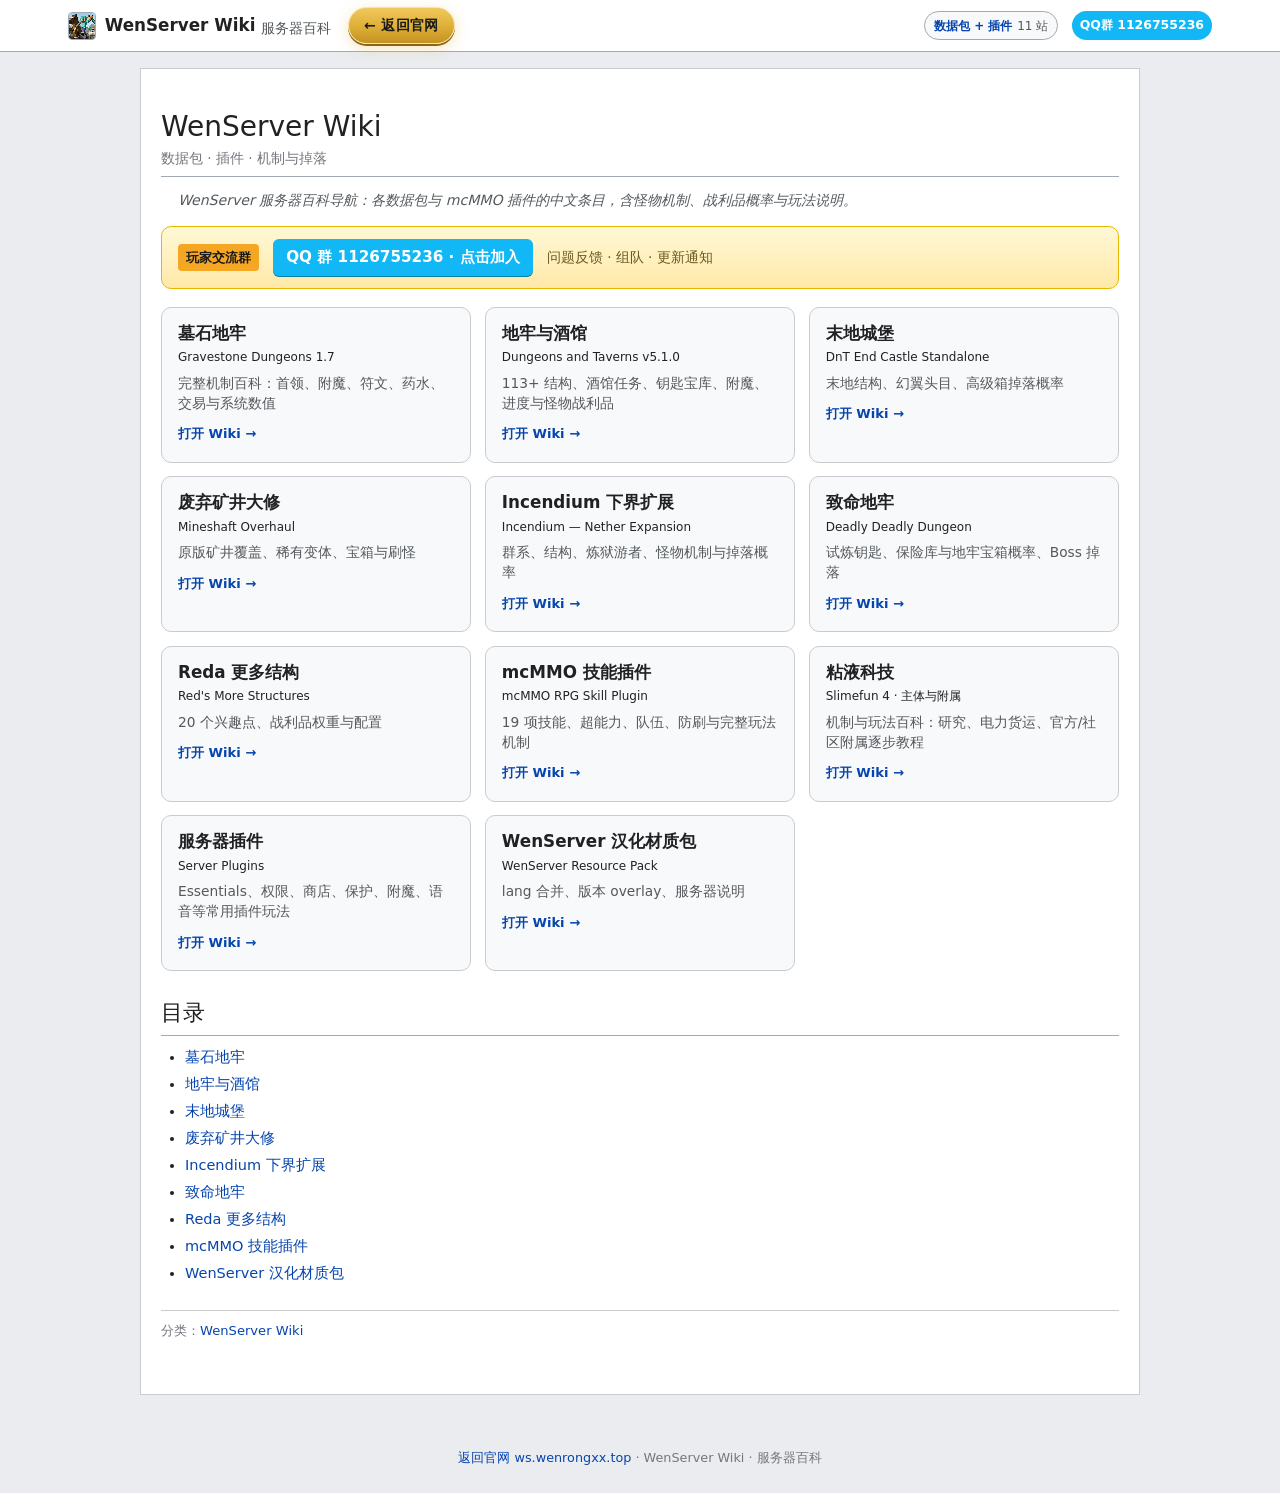
<file: index.html>
<!DOCTYPE html>
<html lang="zh-CN">
<head>
<meta charset="UTF-8" />
<meta name="viewport" content="width=device-width, initial-scale=1.0"/>
<title>WenServer Wiki — 服务器百科导航</title>
<meta name="description" content="WenServer 服务器数据包与插件中文 Wiki。"/>
<link rel="icon" type="image/png" sizes="32x32" href="assets/favicon-32x32.png">
<link rel="icon" type="image/png" sizes="16x16" href="assets/favicon-16x16.png">
<link rel="apple-touch-icon" sizes="180x180" href="assets/apple-touch-icon.png">
<link rel="stylesheet" href="assets/app.css" />
</head>
<body class="hub-body">
<header class="wiki-header">
	<div class="inner">
		<img src="assets/pack-icon.png" alt="" class="hub-logo-icon" width="28" height="28" />
		<a class="wiki-logo" href="https://ws.wenrongxx.top/">WenServer Wiki<span>服务器百科</span></a>
		<a class="site-home" href="https://ws.wenrongxx.top/">← 返回官网</a>
		<div class="header-meta"><span class="chip plain"><strong>数据包 + 插件</strong> 11 站</span> <a class="qq-chip" href="https://qun.qq.com/universal-share/share?ac=1&authKey=hUhfMx1teef%2FUTxXxdNV0ckd1TzfKTsl%2BWFtxwvfWHwREUKIrOCC76zvpbJw6RuB&busi_data=eyJncm91cENvZGUiOiIxMTI2NzU1MjM2IiwidG9rZW4iOiJrQXZqc3pVSXY3Z1VXdjNkTlFjTWV2MHVUd0pYSmJCRjlqMjcwYWJXWTFXZHpqd0dZUWZxbHZMS1FUcWswYW5vIiwidWluIjoiMzUzNjk3MzcwMSJ9&data=a372u44HNUhoORF6PJ8-bkdFYfwQ2sL6pcumTlYvozIGobXSfju4_hRJfLlPnZMhSXQeS_iVGuDnISM-edQl2w&svctype=4&tempid=h5_group_info">QQ群 1126755236</a></div>
	</div>
</header>
<div class="hub-shell">
	<main class="wiki-content hub-main">
		<section class="article" id="hub-home">
			<div class="article-header">
				<h1>WenServer Wiki</h1>
				<div class="sub">数据包 · 插件 · 机制与掉落</div>
			</div>
			<div class="hatnote">WenServer 服务器百科导航：各数据包与 mcMMO 插件的中文条目，含怪物机制、战利品概率与玩法说明。</div>

			<div class="qq-banner" role="note">
				<span class="qq-label">玩家交流群</span>
				<a class="qq-link" href="https://qun.qq.com/universal-share/share?ac=1&authKey=hUhfMx1teef%2FUTxXxdNV0ckd1TzfKTsl%2BWFtxwvfWHwREUKIrOCC76zvpbJw6RuB&busi_data=eyJncm91cENvZGUiOiIxMTI2NzU1MjM2IiwidG9rZW4iOiJrQXZqc3pVSXY3Z1VXdjNkTlFjTWV2MHVUd0pYSmJCRjlqMjcwYWJXWTFXZHpqd0dZUWZxbHZMS1FUcWswYW5vIiwidWluIjoiMzUzNjk3MzcwMSJ9&data=a372u44HNUhoORF6PJ8-bkdFYfwQ2sL6pcumTlYvozIGobXSfju4_hRJfLlPnZMhSXQeS_iVGuDnISM-edQl2w&svctype=4&tempid=h5_group_info">QQ 群 <strong>1126755236</strong> · 点击加入</a>
				<span class="qq-tip">问题反馈 · 组队 · 更新通知</span>
			</div>
			<div class="hub-grid">

			<a class="hub-card" href="gravestone/">
				<div class="hub-title">墓石地牢</div>
				<div class="hub-en">Gravestone Dungeons 1.7</div>
				<p class="hub-desc">完整机制百科：首领、附魔、符文、药水、交易与系统数值</p>
				<span class="hub-go">打开 Wiki →</span>
			</a>
			<a class="hub-card" href="DungeonsAndTaverns/">
				<div class="hub-title">地牢与酒馆</div>
				<div class="hub-en">Dungeons and Taverns v5.1.0</div>
				<p class="hub-desc">113+ 结构、酒馆任务、钥匙宝库、附魔、进度与怪物战利品</p>
				<span class="hub-go">打开 Wiki →</span>
			</a>
			<a class="hub-card" href="DnT-End-Castle/">
				<div class="hub-title">末地城堡</div>
				<div class="hub-en">DnT End Castle Standalone</div>
				<p class="hub-desc">末地结构、幻翼头目、高级箱掉落概率</p>
				<span class="hub-go">打开 Wiki →</span>
			</a>
			<a class="hub-card" href="DungeonsAndTaverns-Mineshaft/">
				<div class="hub-title">废弃矿井大修</div>
				<div class="hub-en">Mineshaft Overhaul</div>
				<p class="hub-desc">原版矿井覆盖、稀有变体、宝箱与刷怪</p>
				<span class="hub-go">打开 Wiki →</span>
			</a>
			<a class="hub-card" href="Incendium/">
				<div class="hub-title">Incendium 下界扩展</div>
				<div class="hub-en">Incendium — Nether Expansion</div>
				<p class="hub-desc">群系、结构、炼狱游者、怪物机制与掉落概率</p>
				<span class="hub-go">打开 Wiki →</span>
			</a>
			<a class="hub-card" href="DeadlyDeadlyDungeon/">
				<div class="hub-title">致命地牢</div>
				<div class="hub-en">Deadly Deadly Dungeon</div>
				<p class="hub-desc">试炼钥匙、保险库与地牢宝箱概率、Boss 掉落</p>
				<span class="hub-go">打开 Wiki →</span>
			</a>
			<a class="hub-card" href="RedasMoreStructures/">
				<div class="hub-title">Reda 更多结构</div>
				<div class="hub-en">Red's More Structures</div>
				<p class="hub-desc">20 个兴趣点、战利品权重与配置</p>
				<span class="hub-go">打开 Wiki →</span>
			</a>
			<a class="hub-card" href="mcMMO/">
				<div class="hub-title">mcMMO 技能插件</div>
				<div class="hub-en">mcMMO RPG Skill Plugin</div>
				<p class="hub-desc">19 项技能、超能力、队伍、防刷与完整玩法机制</p>
				<span class="hub-go">打开 Wiki →</span>
			</a>
			<a class="hub-card" href="Slimefun/">
				<div class="hub-title">粘液科技</div>
				<div class="hub-en">Slimefun 4 · 主体与附属</div>
				<p class="hub-desc">机制与玩法百科：研究、电力货运、官方/社区附属逐步教程</p>
				<span class="hub-go">打开 Wiki →</span>
			</a>
			<a class="hub-card" href="Plugins/">
				<div class="hub-title">服务器插件</div>
				<div class="hub-en">Server Plugins</div>
				<p class="hub-desc">Essentials、权限、商店、保护、附魔、语音等常用插件玩法</p>
				<span class="hub-go">打开 Wiki →</span>
			</a>
			<a class="hub-card" href="WenServer/">
				<div class="hub-title">WenServer 汉化材质包</div>
				<div class="hub-en">WenServer Resource Pack</div>
				<p class="hub-desc">lang 合并、版本 overlay、服务器说明</p>
				<span class="hub-go">打开 Wiki →</span>
			</a>
			</div>
			<h2>目录</h2>
			<ul class="bullets">
				<li><a href="gravestone/">墓石地牢</a></li>				<li><a href="DungeonsAndTaverns/">地牢与酒馆</a></li>				<li><a href="DnT-End-Castle/">末地城堡</a></li>				<li><a href="DungeonsAndTaverns-Mineshaft/">废弃矿井大修</a></li>				<li><a href="Incendium/">Incendium 下界扩展</a></li>				<li><a href="DeadlyDeadlyDungeon/">致命地牢</a></li>				<li><a href="RedasMoreStructures/">Reda 更多结构</a></li>				<li><a href="mcMMO/">mcMMO 技能插件</a></li>				<li><a href="WenServer/">WenServer 汉化材质包</a></li>
			</ul>
			<div class="categories">分类：<a href="https://ws.wenrongxx.top/">WenServer Wiki</a></div>
		</section>
	</main>
</div>
<footer class="wiki-footer"><a href="https://ws.wenrongxx.top/">返回官网 ws.wenrongxx.top</a> · WenServer Wiki · 服务器百科</footer>
</body>
</html>
</file>
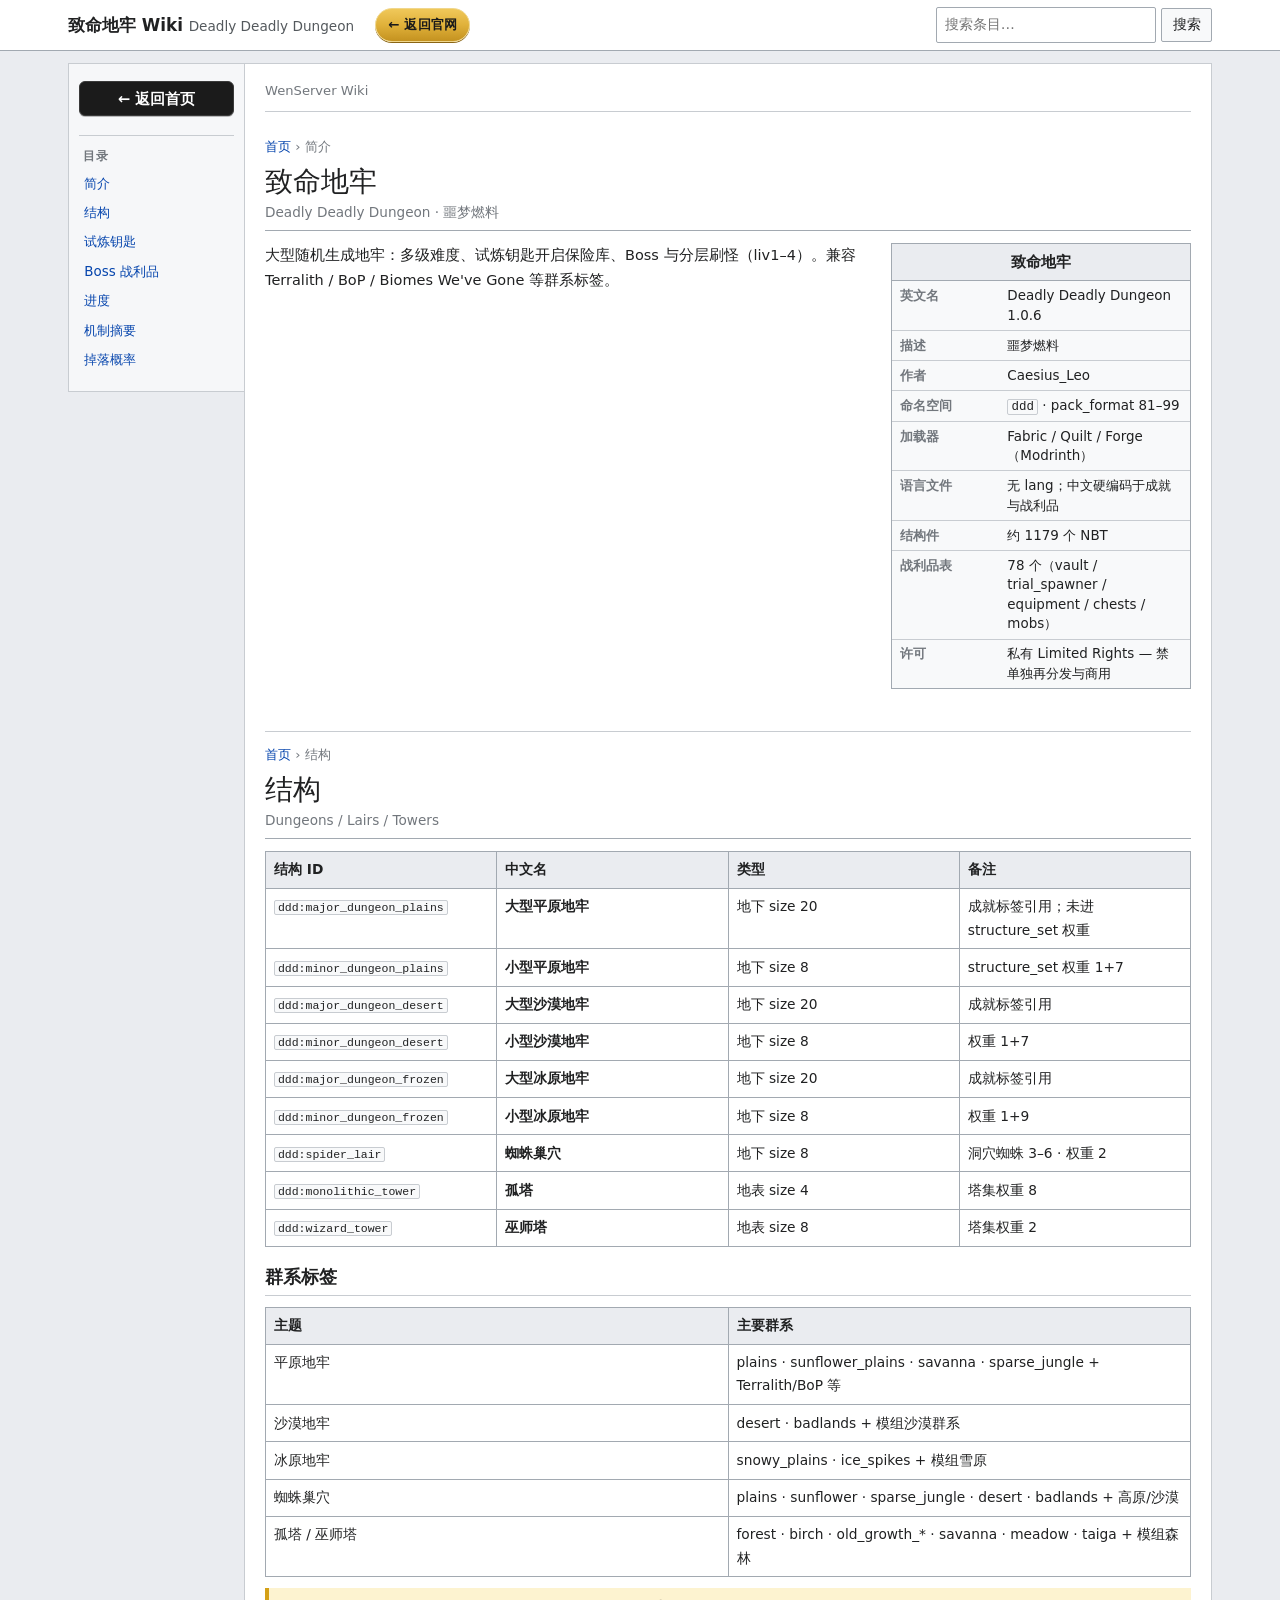
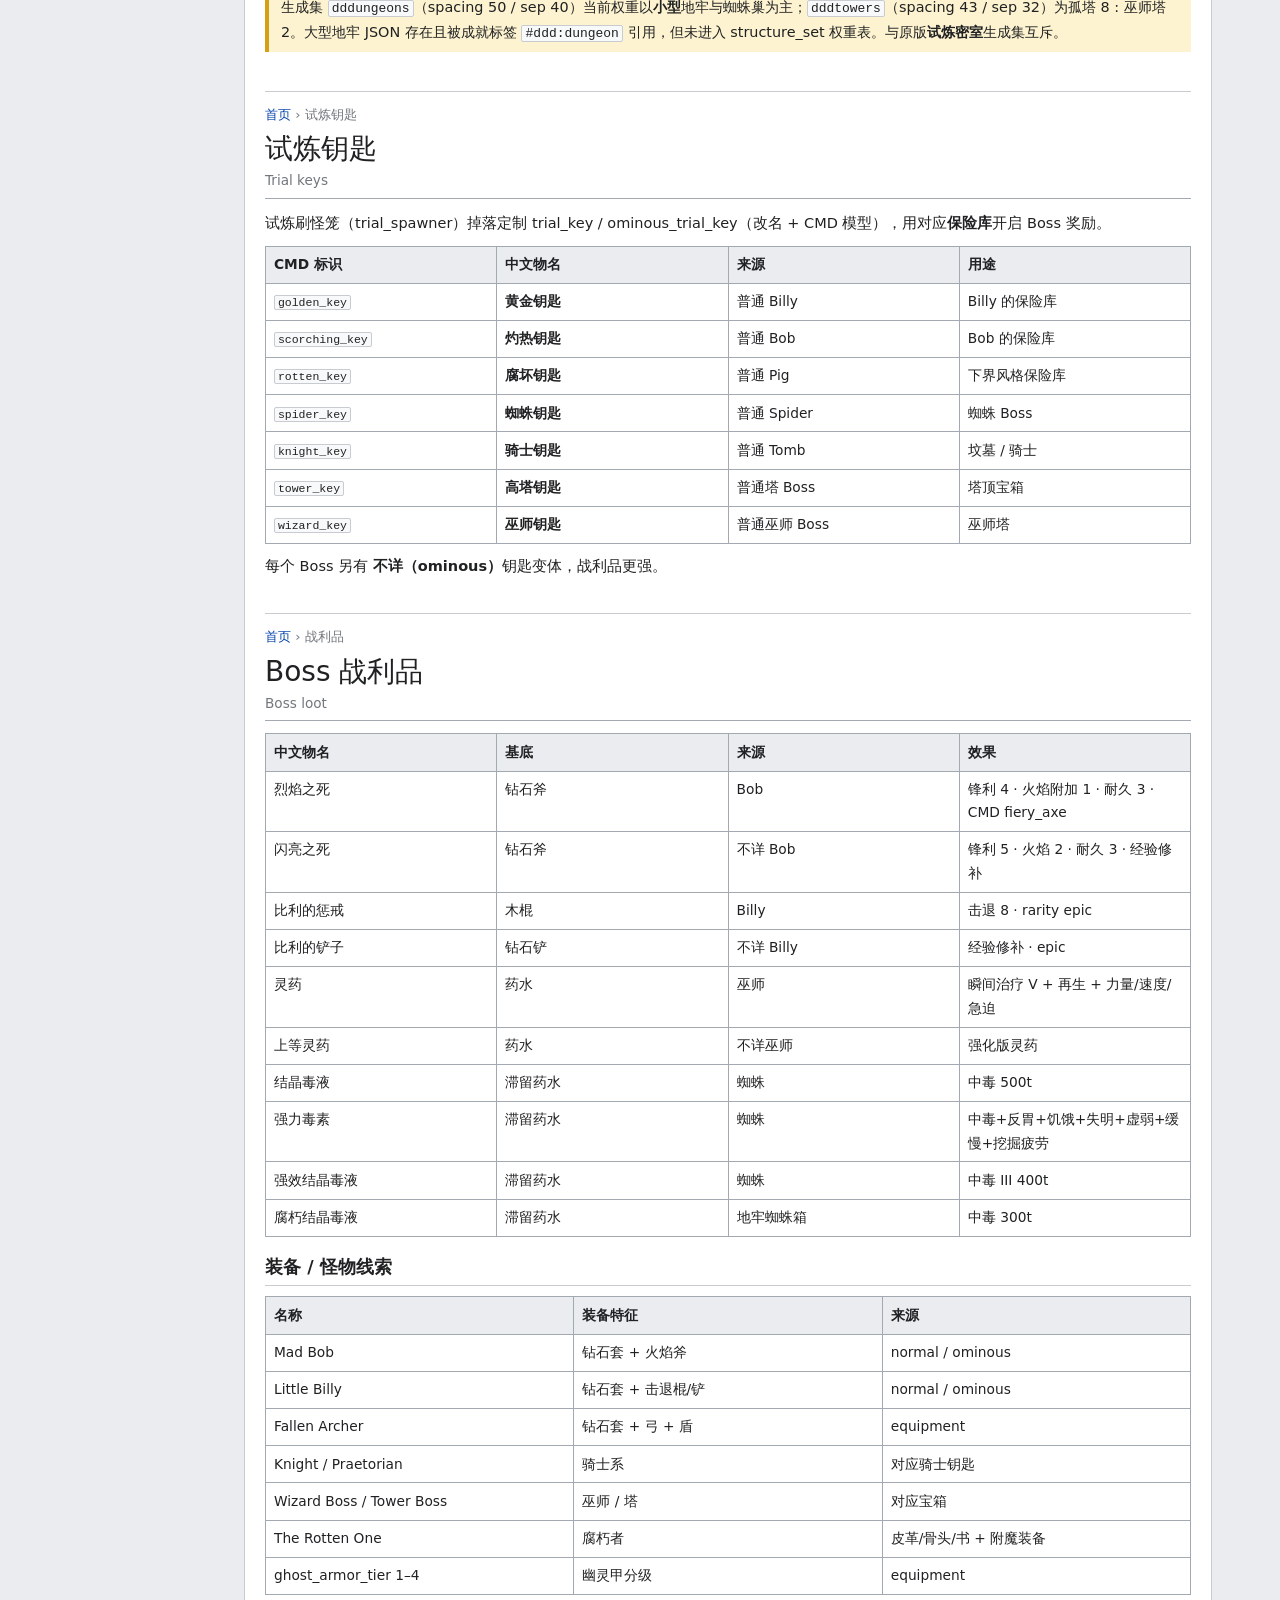
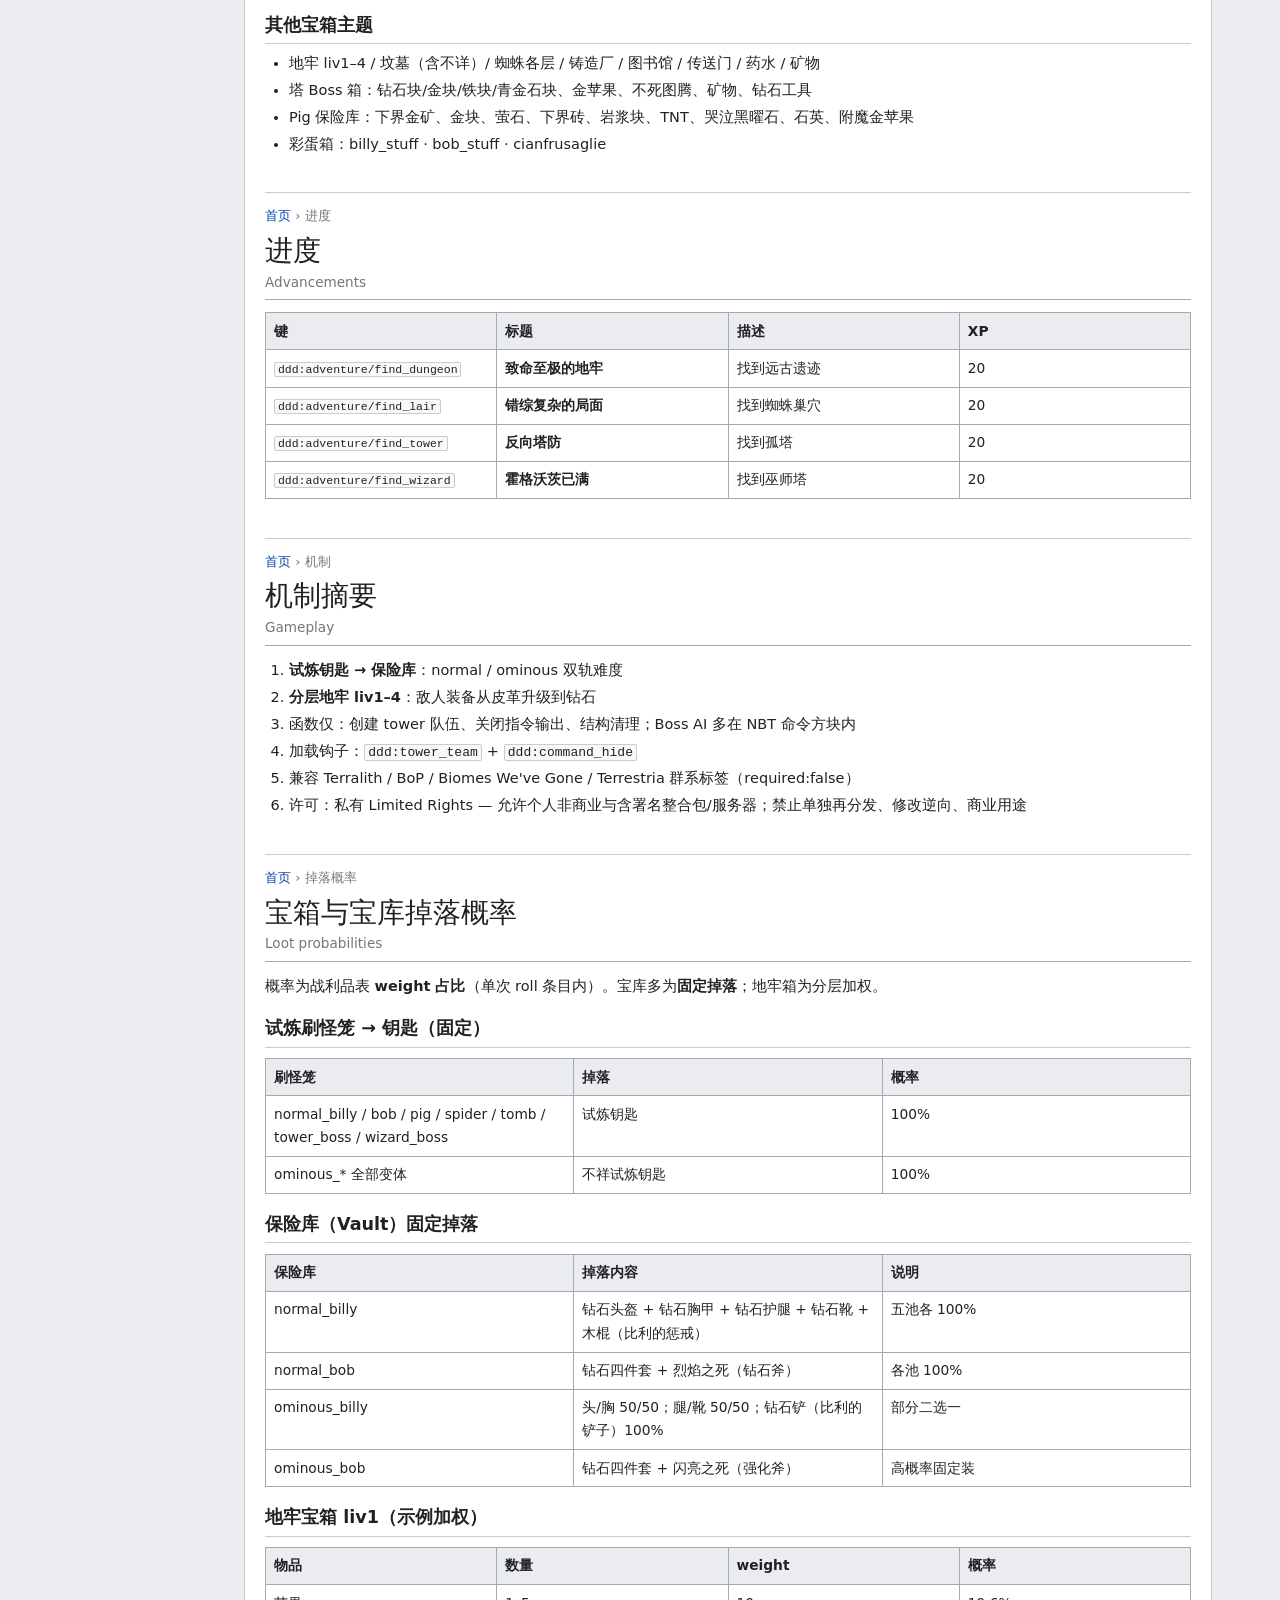
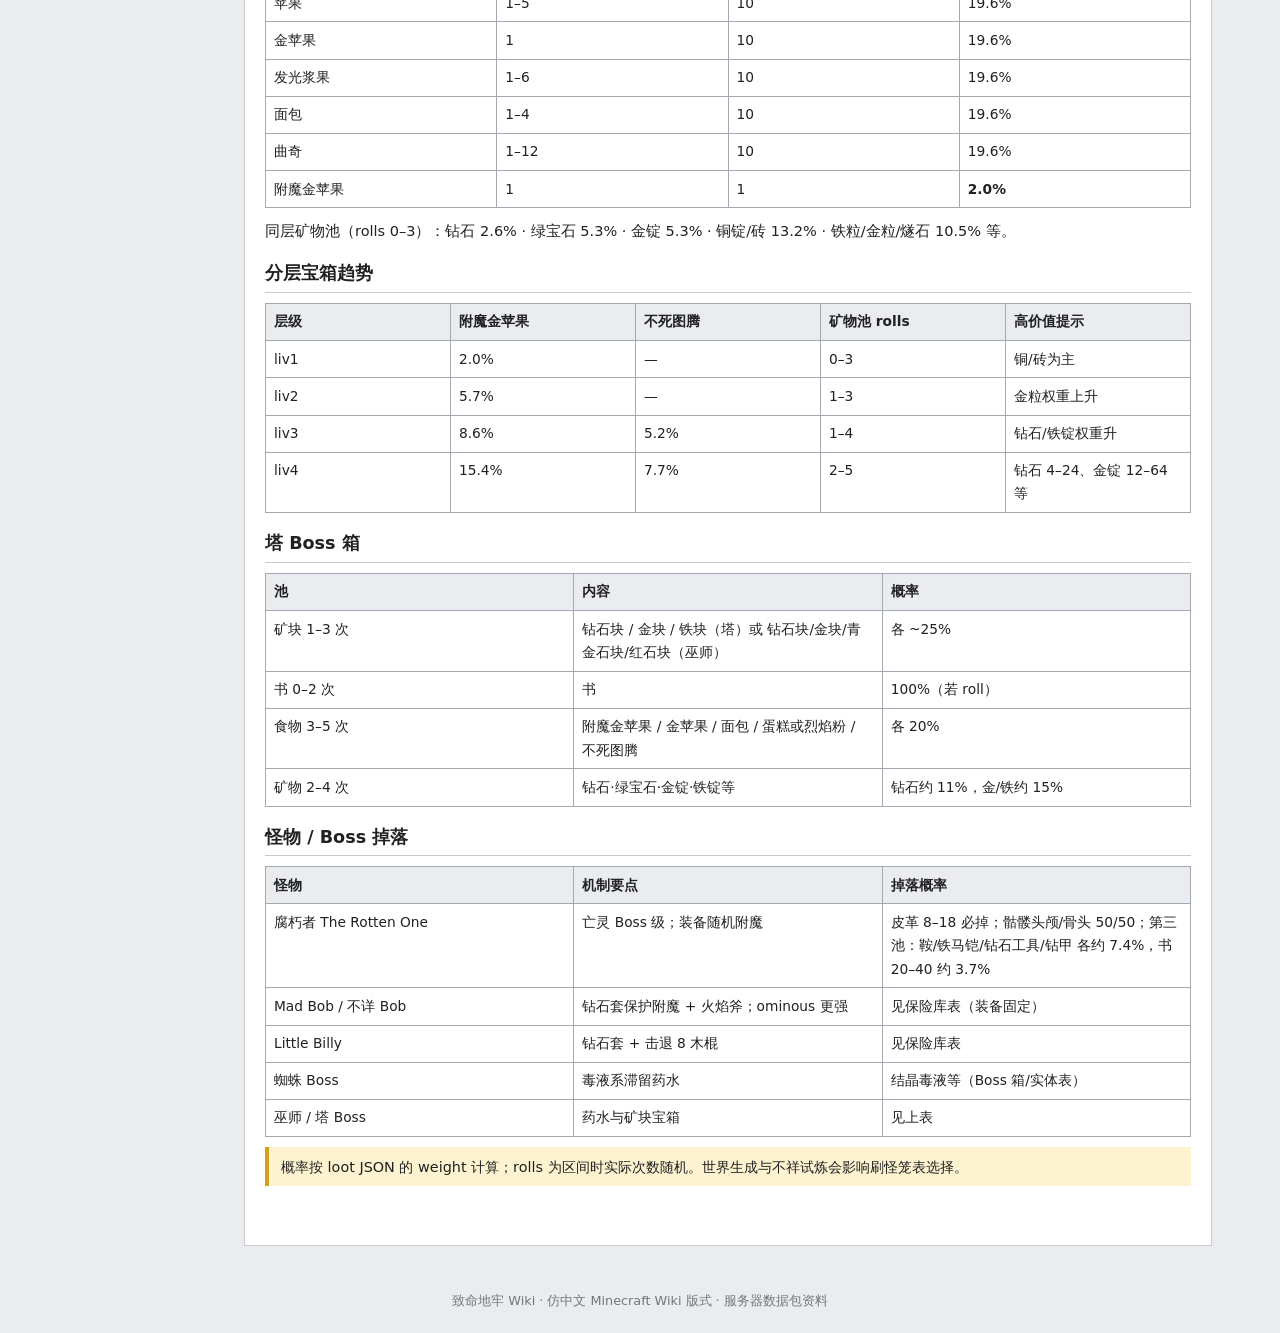
<file: DeadlyDeadlyDungeon/index.html>
<!DOCTYPE html>
<html lang="zh-CN">
<head>
<meta charset="UTF-8" />
<meta name="viewport" content="width=device-width, initial-scale=1.0"/>
<title>致命地牢 Wiki</title>
<meta name="description" content="致命地牢（Deadly Deadly Dungeon）中文百科 · WenServer 服务器数据包"/>
<link rel="icon" type="image/png" sizes="32x32" href="assets/favicon-32x32.png">
<link rel="icon" type="image/png" sizes="16x16" href="assets/favicon-16x16.png">
<link rel="apple-touch-icon" sizes="180x180" href="assets/apple-touch-icon.png">
<link rel="stylesheet" href="assets/app.css" />
</head>
<body>

<header class="wiki-header">
	<div class="inner">
		<a class="wiki-logo" href="../index.html">致命地牢 Wiki<span>Deadly Deadly Dungeon</span></a>
			<a class="site-home" href="https://ws.wenrongxx.top/">← 返回官网</a>
			<button type="button" class="toc-toggle" id="tocToggle">目录</button>
		<div class="wiki-search">
			<input type="search" id="searchBox" placeholder="搜索条目…" aria-label="搜索" />
			<button type="button" id="searchBtn">搜索</button>
		</div>
	</div>
</header>

<div class="wiki-shell" id="top">
	<aside class="wiki-sidebar" id="wikiSidebar">
			<div class="sb-top">
				<a class="back-home" href="../index.html">← 返回首页</a>
			</div>
		<div class="sb-title">目录</div>
		<ul>
			<li><a href="#introduction">简介</a></li>
			<li><a href="#structures">结构</a></li>
			<li><a href="#keys">试炼钥匙</a></li>
			<li><a href="#loot">Boss 战利品</a></li>
			<li><a href="#advancements">进度</a></li>
			<li><a href="#mechanics">机制摘要</a></li>
			<li><a href="#loot-probs">掉落概率</a></li>
		</ul>
	</aside>
	<main class="wiki-content">
		<div class="back-bar">
			<span class="back-hub">WenServer Wiki</span>
		</div>

	<div id="searchPanel" class="search-panel" hidden>
		<div class="sr-head">
			<strong>搜索结果</strong>
			<span id="searchMeta" class="sr-meta"></span>
			<button type="button" id="searchClear" class="sr-clear">清除</button>
		</div>
		<p class="sr-hint">输入时只更新本列表，不会隐藏正文、也不会滚动页面。</p>
		<ol id="searchList" class="sr-list"></ol>
	</div>
	<div id="searchEmpty" class="search-empty" hidden>没有找到匹配的条目。</div>

	<article class="article" id="introduction" data-search="致命地牢 Deadly Deadly Dungeon · 噩梦燃料 地牢 deadly dungeon 试炼钥匙 boss">
		<div class="breadcrumbs"><a href="#top">首页</a> › 简介</div>
		<div class="article-header"><h1>致命地牢</h1><div class="sub">Deadly Deadly Dungeon · 噩梦燃料</div></div>
		<div class="infobox"><div class="ib-title">致命地牢</div><table><tr><td class="k">英文名</td><td class="v">Deadly Deadly Dungeon 1.0.6</td></tr><tr><td class="k">描述</td><td class="v">噩梦燃料</td></tr><tr><td class="k">作者</td><td class="v">Caesius_Leo</td></tr><tr><td class="k">命名空间</td><td class="v"><code>ddd</code> · pack_format 81–99</td></tr><tr><td class="k">加载器</td><td class="v">Fabric / Quilt / Forge（Modrinth）</td></tr><tr><td class="k">语言文件</td><td class="v">无 lang；中文硬编码于成就与战利品</td></tr><tr><td class="k">结构件</td><td class="v">约 1179 个 NBT</td></tr><tr><td class="k">战利品表</td><td class="v">78 个（vault / trial_spawner / equipment / chests / mobs）</td></tr><tr><td class="k">许可</td><td class="v">私有 Limited Rights — 禁单独再分发与商用</td></tr></table></div><p>大型随机生成地牢：多级难度、试炼钥匙开启保险库、Boss 与分层刷怪（liv1–4）。兼容 Terralith / BoP / Biomes We've Gone 等群系标签。</p>
	</article>

	<article class="article" id="structures" data-search="结构 Dungeons / Lairs / Towers 结构 地牢 巢穴 孤塔 巫师塔 群系">
		<div class="breadcrumbs"><a href="#top">首页</a> › 结构</div>
		<div class="article-header"><h1>结构</h1><div class="sub">Dungeons / Lairs / Towers</div></div>
		<div class="wiki-table-wrap"><table class="wiki"><tr><th>结构 ID</th><th>中文名</th><th>类型</th><th>备注</th></tr><tr><td><code>ddd:major_dungeon_plains</code></td><td><strong>大型平原地牢</strong></td><td>地下 size 20</td><td>成就标签引用；未进 structure_set 权重</td></tr><tr><td><code>ddd:minor_dungeon_plains</code></td><td><strong>小型平原地牢</strong></td><td>地下 size 8</td><td>structure_set 权重 1+7</td></tr><tr><td><code>ddd:major_dungeon_desert</code></td><td><strong>大型沙漠地牢</strong></td><td>地下 size 20</td><td>成就标签引用</td></tr><tr><td><code>ddd:minor_dungeon_desert</code></td><td><strong>小型沙漠地牢</strong></td><td>地下 size 8</td><td>权重 1+7</td></tr><tr><td><code>ddd:major_dungeon_frozen</code></td><td><strong>大型冰原地牢</strong></td><td>地下 size 20</td><td>成就标签引用</td></tr><tr><td><code>ddd:minor_dungeon_frozen</code></td><td><strong>小型冰原地牢</strong></td><td>地下 size 8</td><td>权重 1+9</td></tr><tr><td><code>ddd:spider_lair</code></td><td><strong>蜘蛛巢穴</strong></td><td>地下 size 8</td><td>洞穴蜘蛛 3–6 · 权重 2</td></tr><tr><td><code>ddd:monolithic_tower</code></td><td><strong>孤塔</strong></td><td>地表 size 4</td><td>塔集权重 8</td></tr><tr><td><code>ddd:wizard_tower</code></td><td><strong>巫师塔</strong></td><td>地表 size 8</td><td>塔集权重 2</td></tr></table></div><h3>群系标签</h3><div class="wiki-table-wrap"><table class="wiki"><tr><th>主题</th><th>主要群系</th></tr><tr><td>平原地牢</td><td>plains · sunflower_plains · savanna · sparse_jungle + Terralith/BoP 等</td></tr><tr><td>沙漠地牢</td><td>desert · badlands + 模组沙漠群系</td></tr><tr><td>冰原地牢</td><td>snowy_plains · ice_spikes + 模组雪原</td></tr><tr><td>蜘蛛巢穴</td><td>plains · sunflower · sparse_jungle · desert · badlands + 高原/沙漠</td></tr><tr><td>孤塔 / 巫师塔</td><td>forest · birch · old_growth_* · savanna · meadow · taiga + 模组森林</td></tr></table></div><div class="note">生成集 <code>dddungeons</code>（spacing 50 / sep 40）当前权重以<strong>小型</strong>地牢与蜘蛛巢为主；<code>dddtowers</code>（spacing 43 / sep 32）为孤塔 8 : 巫师塔 2。大型地牢 JSON 存在且被成就标签 <code>#ddd:dungeon</code> 引用，但未进入 structure_set 权重表。与原版<strong>试炼密室</strong>生成集互斥。</div>
	</article>

	<article class="article" id="keys" data-search="试炼钥匙 Trial keys 钥匙 试炼 保险库 不祥 trial_key">
		<div class="breadcrumbs"><a href="#top">首页</a> › 试炼钥匙</div>
		<div class="article-header"><h1>试炼钥匙</h1><div class="sub">Trial keys</div></div>
		<p>试炼刷怪笼（trial_spawner）掉落定制 trial_key / ominous_trial_key（改名 + CMD 模型），用对应<strong>保险库</strong>开启 Boss 奖励。</p><div class="wiki-table-wrap"><table class="wiki"><tr><th>CMD 标识</th><th>中文物名</th><th>来源</th><th>用途</th></tr><tr><td><code>golden_key</code></td><td><strong>黄金钥匙</strong></td><td>普通 Billy</td><td>Billy 的保险库</td></tr><tr><td><code>scorching_key</code></td><td><strong>灼热钥匙</strong></td><td>普通 Bob</td><td>Bob 的保险库</td></tr><tr><td><code>rotten_key</code></td><td><strong>腐坏钥匙</strong></td><td>普通 Pig</td><td>下界风格保险库</td></tr><tr><td><code>spider_key</code></td><td><strong>蜘蛛钥匙</strong></td><td>普通 Spider</td><td>蜘蛛 Boss</td></tr><tr><td><code>knight_key</code></td><td><strong>骑士钥匙</strong></td><td>普通 Tomb</td><td>坟墓 / 骑士</td></tr><tr><td><code>tower_key</code></td><td><strong>高塔钥匙</strong></td><td>普通塔 Boss</td><td>塔顶宝箱</td></tr><tr><td><code>wizard_key</code></td><td><strong>巫师钥匙</strong></td><td>普通巫师 Boss</td><td>巫师塔</td></tr></table></div><p>每个 Boss 另有 <strong>不详（ominous）</strong>钥匙变体，战利品更强。</p>
	</article>

	<article class="article" id="loot" data-search="Boss 战利品 Boss loot 战利品 Boss 毒液 灵药 不祥">
		<div class="breadcrumbs"><a href="#top">首页</a> › 战利品</div>
		<div class="article-header"><h1>Boss 战利品</h1><div class="sub">Boss loot</div></div>
		<div class="wiki-table-wrap"><table class="wiki"><tr><th>中文物名</th><th>基底</th><th>来源</th><th>效果</th></tr><tr><td>烈焰之死</td><td>钻石斧</td><td>Bob</td><td>锋利 4 · 火焰附加 1 · 耐久 3 · CMD fiery_axe</td></tr><tr><td>闪亮之死</td><td>钻石斧</td><td>不详 Bob</td><td>锋利 5 · 火焰 2 · 耐久 3 · 经验修补</td></tr><tr><td>比利的惩戒</td><td>木棍</td><td>Billy</td><td>击退 8 · rarity epic</td></tr><tr><td>比利的铲子</td><td>钻石铲</td><td>不详 Billy</td><td>经验修补 · epic</td></tr><tr><td>灵药</td><td>药水</td><td>巫师</td><td>瞬间治疗 V + 再生 + 力量/速度/急迫</td></tr><tr><td>上等灵药</td><td>药水</td><td>不详巫师</td><td>强化版灵药</td></tr><tr><td>结晶毒液</td><td>滞留药水</td><td>蜘蛛</td><td>中毒 500t</td></tr><tr><td>强力毒素</td><td>滞留药水</td><td>蜘蛛</td><td>中毒+反胃+饥饿+失明+虚弱+缓慢+挖掘疲劳</td></tr><tr><td>强效结晶毒液</td><td>滞留药水</td><td>蜘蛛</td><td>中毒 III 400t</td></tr><tr><td>腐朽结晶毒液</td><td>滞留药水</td><td>地牢蜘蛛箱</td><td>中毒 300t</td></tr></table></div><h3>装备 / 怪物线索</h3><div class="wiki-table-wrap"><table class="wiki"><tr><th>名称</th><th>装备特征</th><th>来源</th></tr><tr><td>Mad Bob</td><td>钻石套 + 火焰斧</td><td>normal / ominous</td></tr><tr><td>Little Billy</td><td>钻石套 + 击退棍/铲</td><td>normal / ominous</td></tr><tr><td>Fallen Archer</td><td>钻石套 + 弓 + 盾</td><td>equipment</td></tr><tr><td>Knight / Praetorian</td><td>骑士系</td><td>对应骑士钥匙</td></tr><tr><td>Wizard Boss / Tower Boss</td><td>巫师 / 塔</td><td>对应宝箱</td></tr><tr><td>The Rotten One</td><td>腐朽者</td><td>皮革/骨头/书 + 附魔装备</td></tr><tr><td>ghost_armor_tier 1–4</td><td>幽灵甲分级</td><td>equipment</td></tr></table></div><h3>其他宝箱主题</h3><ul class="bullets"><li>地牢 liv1–4 / 坟墓（含不详）/ 蜘蛛各层 / 铸造厂 / 图书馆 / 传送门 / 药水 / 矿物</li><li>塔 Boss 箱：钻石块/金块/铁块/青金石块、金苹果、不死图腾、矿物、钻石工具</li><li>Pig 保险库：下界金矿、金块、萤石、下界砖、岩浆块、TNT、哭泣黑曜石、石英、附魔金苹果</li><li>彩蛋箱：billy_stuff · bob_stuff · cianfrusaglie</li></ul>
	</article>

	<article class="article" id="advancements" data-search="进度 Advancements 进度 成就 地牢 巢穴 塔">
		<div class="breadcrumbs"><a href="#top">首页</a> › 进度</div>
		<div class="article-header"><h1>进度</h1><div class="sub">Advancements</div></div>
		<div class="wiki-table-wrap"><table class="wiki"><tr><th>键</th><th>标题</th><th>描述</th><th>XP</th></tr><tr><td><code>ddd:adventure/find_dungeon</code></td><td><strong>致命至极的地牢</strong></td><td>找到远古遗迹</td><td>20</td></tr><tr><td><code>ddd:adventure/find_lair</code></td><td><strong>错综复杂的局面</strong></td><td>找到蜘蛛巢穴</td><td>20</td></tr><tr><td><code>ddd:adventure/find_tower</code></td><td><strong>反向塔防</strong></td><td>找到孤塔</td><td>20</td></tr><tr><td><code>ddd:adventure/find_wizard</code></td><td><strong>霍格沃茨已满</strong></td><td>找到巫师塔</td><td>20</td></tr></table></div>
	</article>

	<article class="article" id="mechanics" data-search="机制摘要 Gameplay 机制 试炼 分层 不祥 许可">
		<div class="breadcrumbs"><a href="#top">首页</a> › 机制</div>
		<div class="article-header"><h1>机制摘要</h1><div class="sub">Gameplay</div></div>
		<ol class="numbered"><li><strong>试炼钥匙 → 保险库</strong>：normal / ominous 双轨难度</li><li><strong>分层地牢 liv1–4</strong>：敌人装备从皮革升级到钻石</li><li>函数仅：创建 tower 队伍、关闭指令输出、结构清理；Boss AI 多在 NBT 命令方块内</li><li>加载钩子：<code>ddd:tower_team</code> + <code>ddd:command_hide</code></li><li>兼容 Terralith / BoP / Biomes We've Gone / Terrestria 群系标签（required:false）</li><li>许可：私有 Limited Rights — 允许个人非商业与含署名整合包/服务器；禁止单独再分发、修改逆向、商业用途</li></ol>
	</article>


	<article class="article" id="loot-probs" data-search="宝箱与宝库掉落概率 Loot probabilities 概率 宝箱 宝库 战利品 掉落 试炼钥匙">
		<div class="breadcrumbs"><a href="#top">首页</a> › 掉落概率</div>
		<div class="article-header"><h1>宝箱与宝库掉落概率</h1><div class="sub">Loot probabilities</div></div>
		
		<p>概率为战利品表 <strong>weight 占比</strong>（单次 roll 条目内）。宝库多为<strong>固定掉落</strong>；地牢箱为分层加权。</p>

		<h3>试炼刷怪笼 → 钥匙（固定）</h3>
		<div class="wiki-table-wrap"><table class="wiki"><tr><th>刷怪笼</th><th>掉落</th><th>概率</th></tr><tr><td>normal_billy / bob / pig / spider / tomb / tower_boss / wizard_boss</td><td>试炼钥匙</td><td>100%</td></tr><tr><td>ominous_* 全部变体</td><td>不祥试炼钥匙</td><td>100%</td></tr></table></div>

		<h3>保险库（Vault）固定掉落</h3>
		<div class="wiki-table-wrap"><table class="wiki"><tr><th>保险库</th><th>掉落内容</th><th>说明</th></tr><tr><td>normal_billy</td><td>钻石头盔 + 钻石胸甲 + 钻石护腿 + 钻石靴 + 木棍（比利的惩戒）</td><td>五池各 100%</td></tr><tr><td>normal_bob</td><td>钻石四件套 + 烈焰之死（钻石斧）</td><td>各池 100%</td></tr><tr><td>ominous_billy</td><td>头/胸 50/50；腿/靴 50/50；钻石铲（比利的铲子）100%</td><td>部分二选一</td></tr><tr><td>ominous_bob</td><td>钻石四件套 + 闪亮之死（强化斧）</td><td>高概率固定装</td></tr></table></div>

		<h3>地牢宝箱 liv1（示例加权）</h3>
		<div class="wiki-table-wrap"><table class="wiki"><tr><th>物品</th><th>数量</th><th>weight</th><th>概率</th></tr><tr><td>苹果</td><td>1–5</td><td>10</td><td>19.6%</td></tr><tr><td>金苹果</td><td>1</td><td>10</td><td>19.6%</td></tr><tr><td>发光浆果</td><td>1–6</td><td>10</td><td>19.6%</td></tr><tr><td>面包</td><td>1–4</td><td>10</td><td>19.6%</td></tr><tr><td>曲奇</td><td>1–12</td><td>10</td><td>19.6%</td></tr><tr><td>附魔金苹果</td><td>1</td><td>1</td><td><strong>2.0%</strong></td></tr></table></div>
		<p class="muted">同层矿物池（rolls 0–3）：钻石 2.6% · 绿宝石 5.3% · 金锭 5.3% · 铜锭/砖 13.2% · 铁粒/金粒/燧石 10.5% 等。</p>

		<h3>分层宝箱趋势</h3>
		<div class="wiki-table-wrap"><table class="wiki"><tr><th>层级</th><th>附魔金苹果</th><th>不死图腾</th><th>矿物池 rolls</th><th>高价值提示</th></tr><tr><td>liv1</td><td>2.0%</td><td>—</td><td>0–3</td><td>铜/砖为主</td></tr><tr><td>liv2</td><td>5.7%</td><td>—</td><td>1–3</td><td>金粒权重上升</td></tr><tr><td>liv3</td><td>8.6%</td><td>5.2%</td><td>1–4</td><td>钻石/铁锭权重升</td></tr><tr><td>liv4</td><td>15.4%</td><td>7.7%</td><td>2–5</td><td>钻石 4–24、金锭 12–64 等</td></tr></table></div>

		<h3>塔 Boss 箱</h3>
		<div class="wiki-table-wrap"><table class="wiki"><tr><th>池</th><th>内容</th><th>概率</th></tr><tr><td>矿块 1–3 次</td><td>钻石块 / 金块 / 铁块（塔）或 钻石块/金块/青金石块/红石块（巫师）</td><td>各 ~25%</td></tr><tr><td>书 0–2 次</td><td>书</td><td>100%（若 roll）</td></tr><tr><td>食物 3–5 次</td><td>附魔金苹果 / 金苹果 / 面包 / 蛋糕或烈焰粉 / 不死图腾</td><td>各 20%</td></tr><tr><td>矿物 2–4 次</td><td>钻石·绿宝石·金锭·铁锭等</td><td>钻石约 11%，金/铁约 15%</td></tr></table></div>

		<h3>怪物 / Boss 掉落</h3>
		<div class="wiki-table-wrap"><table class="wiki"><tr><th>怪物</th><th>机制要点</th><th>掉落概率</th></tr><tr><td>腐朽者 The Rotten One</td><td>亡灵 Boss 级；装备随机附魔</td><td>皮革 8–18 必掉；骷髅头颅/骨头 50/50；第三池：鞍/铁马铠/钻石工具/钻甲 各约 7.4%，书 20–40 约 3.7%</td></tr><tr><td>Mad Bob / 不详 Bob</td><td>钻石套保护附魔 + 火焰斧；ominous 更强</td><td>见保险库表（装备固定）</td></tr><tr><td>Little Billy</td><td>钻石套 + 击退 8 木棍</td><td>见保险库表</td></tr><tr><td>蜘蛛 Boss</td><td>毒液系滞留药水</td><td>结晶毒液等（Boss 箱/实体表）</td></tr><tr><td>巫师 / 塔 Boss</td><td>药水与矿块宝箱</td><td>见上表</td></tr></table></div>
		<p class="note">概率按 loot JSON 的 weight 计算；rolls 为区间时实际次数随机。世界生成与不祥试炼会影响刷怪笼表选择。</p>
	
	</article>

	</main>
</div>

<footer class="wiki-footer">
	致命地牢 Wiki · 仿中文 Minecraft Wiki 版式 · 服务器数据包资料
</footer>

<script>
(function () {
	var sidebar = document.getElementById("wikiSidebar");
	var toggle = document.getElementById("tocToggle");
	var links = Array.prototype.slice.call(document.querySelectorAll(".wiki-sidebar a"));
	var navTargets = links.map(function (a) {
		var id = a.getAttribute("href");
		return id && id.charAt(0) === "#" ? document.querySelector(id) : null;
	});
	function onScroll() {
		var y = (document.documentElement.scrollTop || document.body.scrollTop) + 100;
		var idx = 0;
		for (var i = 0; i < navTargets.length; i++) {
			var t = navTargets[i];
			if (t && !t.classList.contains("hidden-by-search") && t.offsetTop <= y) idx = i;
		}
		links.forEach(function (a, i) {
			a.classList.toggle("active", i === idx);
			var t = navTargets[i];
			if (t) a.classList.toggle("dimmed", t.classList.contains("hidden-by-search"));
		});
	}
	window.addEventListener("scroll", onScroll, { passive: true });
	onScroll();
	if (toggle && sidebar) {
		if (window.matchMedia("(max-width: 800px)").matches) sidebar.classList.add("collapsed");
		toggle.addEventListener("click", function () {
			var nowOpen = sidebar.classList.toggle("collapsed") === false;
			document.querySelectorAll(".toc-box").forEach(function (tb) {
				tb.classList.toggle("collapsed", !nowOpen);
				tb.classList.toggle("open", nowOpen);
			});
		});
	}
	var box = document.getElementById("searchBox");
	var btn = document.getElementById("searchBtn");
	var panel = document.getElementById("searchPanel");
	var list = document.getElementById("searchList");
	var meta = document.getElementById("searchMeta");
	var clearBtn = document.getElementById("searchClear");
	var emptyBox = document.getElementById("searchEmpty");
	var allArticles = Array.prototype.slice.call(document.querySelectorAll("main .article"));
	var timer = null;
	var lastHits = [];
	function titleOf(art) {
		var h = art.querySelector(".article-header h1") || art.querySelector("h1") || art.querySelector("h2");
		return h ? h.textContent.replace(/\s+/g, " ").trim() : (art.id || "未命名");
	}
	function snippetOf(art, q) {
		var text = (art.textContent || "").replace(/\s+/g, " ");
		var i = text.toLowerCase().indexOf(q);
		if (i < 0) return text.slice(0, 80) + (text.length > 80 ? "…" : "");
		var start = Math.max(0, i - 24);
		var end = Math.min(text.length, i + q.length + 36);
		return (start > 0 ? "…" : "") + text.slice(start, end) + (end < text.length ? "…" : "");
	}
	var index = allArticles.map(function (art) {
		var title = titleOf(art);
		var body = (art.textContent || "").replace(/\s+/g, " ");
		var data = art.getAttribute("data-search") || "";
		return { el: art, id: art.id, title: title,
			hay: (title + " " + data + " " + body).toLowerCase(),
			titleLower: title.toLowerCase(), dataLower: data.toLowerCase() };
	});
	function scoreOf(item, q) {
		if (item.titleLower.indexOf(q) !== -1) return 3;
		if (item.dataLower.indexOf(q) !== -1) return 2;
		if (item.hay.indexOf(q) !== -1) return 1;
		return 0;
	}
	function showAllArticles() {
		index.forEach(function (it) { it.el.classList.remove("hidden-by-search"); });
	}
	function renderPanel(q, hits) {
		if (!panel || !list || !meta) return;
		if (!q) { panel.hidden = true; if (emptyBox) emptyBox.hidden = true; list.innerHTML = ""; lastHits = []; return; }
		if (!hits.length) {
			panel.hidden = true;
			if (emptyBox) { emptyBox.hidden = false; emptyBox.textContent = "没有找到「" + q + "」。"; }
			lastHits = []; return;
		}
		if (emptyBox) emptyBox.hidden = true;
		panel.hidden = false;
		meta.textContent = "「" + q + "」 · " + hits.length + " 条";
		list.innerHTML = "";
		hits.forEach(function (h) {
			var li = document.createElement("li");
			var a = document.createElement("a");
			a.href = "#" + h.item.id; a.textContent = h.item.title; a.title = h.snippet;
			var sn = document.createElement("div"); sn.className = "sr-snip"; sn.textContent = h.snippet;
			li.appendChild(a); li.appendChild(sn);
			a.addEventListener("click", function (e) {
				e.preventDefault();
				var el = document.getElementById(h.item.id);
				if (el) el.scrollIntoView({ block: "start" });
			});
			list.appendChild(li);
		});
		lastHits = hits;
	}
	function updateResultsOnInput() {
		var q = (box.value || "").trim().toLowerCase().replace(/\s+/g, " ");
		showAllArticles();
		if (!q) { renderPanel("", []); onScroll(); return; }
		var hits = [];
		index.forEach(function (it) {
			var s = scoreOf(it, q);
			if (s > 0) hits.push({ item: it, score: s, snippet: snippetOf(it.el, q) });
		});
		hits.sort(function (a, b) {
			if (b.score !== a.score) return b.score - a.score;
			return index.indexOf(a.item) - index.indexOf(b.item);
		});
		renderPanel(q, hits);
	}
	function jumpTo(el) {
		if (!el) return;
		el.classList.remove("hidden-by-search");
		window.scrollTo(0, Math.max(0, el.getBoundingClientRect().top + window.pageYOffset - 72));
	}
	function goToResults() {
		updateResultsOnInput();
		if (!lastHits.length) {
			if (emptyBox && !emptyBox.hidden)
				window.scrollTo(0, Math.max(0, emptyBox.getBoundingClientRect().top + window.pageYOffset - 72));
			return;
		}
		if (panel && !panel.hidden) {
			window.scrollTo(0, Math.max(0, panel.getBoundingClientRect().top + window.pageYOffset - 72));
			return;
		}
		jumpTo(lastHits[0].item.el);
	}
	if (box) {
		box.addEventListener("input", function () {
			if (timer) clearTimeout(timer);
			timer = setTimeout(updateResultsOnInput, 180);
		});
		box.addEventListener("keydown", function (e) {
			if (e.key === "Enter") { e.preventDefault(); if (timer) clearTimeout(timer); goToResults(); }
			else if (e.key === "Escape") {
				e.preventDefault(); box.value = "";
				if (timer) clearTimeout(timer);
				showAllArticles(); renderPanel("", []); onScroll(); box.blur();
			}
		});
	}
	if (btn) btn.addEventListener("click", function (e) { e.preventDefault(); if (timer) clearTimeout(timer); goToResults(); });
	if (clearBtn) clearBtn.addEventListener("click", function () {
		if (box) box.value = "";
		if (timer) clearTimeout(timer);
		showAllArticles(); renderPanel("", []); onScroll();
		if (box) box.focus();
	});
})();

		/* toc-box sync init */
		document.querySelectorAll(".toc-box").forEach(function (tb) {
			if (window.matchMedia("(max-width: 800px)").matches) {
				tb.classList.add("collapsed");
			} else {
				tb.classList.add("open");
			}
			var title = tb.querySelector(".toc-title");
			if (title) {
				title.addEventListener("click", function () {
					var open = tb.classList.toggle("open");
					tb.classList.toggle("collapsed", !open);
				});
			}
		});

	/* ===== float nav: home + collapsible TOC ===== */
	(function () {
		if (document.getElementById("floatNav")) return;
		var nav = document.createElement("div");
		nav.className = "float-nav";
		nav.id = "floatNav";
		nav.innerHTML = '<a class="float-home" href="../index.html">\u2190 \u8fd4\u56de\u9996\u9875</a>' +
			'<button type="button" class="float-toc" id="floatToc" aria-expanded="false">\u76ee\u5f55</button>';
		document.body.appendChild(nav);
		var panel = document.createElement("div");
		panel.className = "float-toc-panel";
		panel.id = "floatTocPanel";
		panel.hidden = true;
		var html = "";
		var sb = document.getElementById("wikiSidebar");
		if (sb) {
			var titles = sb.querySelectorAll(".sb-title");
			var lists = sb.querySelectorAll("ul, ol");
			var used = {};
			for (var i = 0; i < lists.length; i++) {
				var t = titles[i] ? titles[i].textContent.trim() : "\u7ae0\u8282";
				if (!used[t]) { html += '<div class="ftp-title">' + t + "</div>"; used[t] = 1; }
				var as = lists[i].querySelectorAll("a");
				for (var j = 0; j < as.length; j++) {
					html += '<a href="' + as[j].getAttribute("href") + '">' + as[j].textContent.trim() + "</a>";
				}
			}
			if (!html) {
				var links = sb.querySelectorAll("a");
				for (var k = 0; k < links.length; k++) {
					if (links[k].classList.contains("back-home")) continue;
					html += '<a href="' + links[k].getAttribute("href") + '">' + links[k].textContent.trim() + "</a>";
				}
			}
		}
		var boxes = document.querySelectorAll(".toc-box");
		for (var b = 0; b < boxes.length; b++) {
			var bl = boxes[b].querySelectorAll("a");
			if (!bl.length) continue;
			if (html) html += '<div class="ftp-title">\u672c\u6587\u76ee\u5f55</div>';
			for (var m = 0; m < bl.length; m++) {
				html += '<a href="' + bl[m].getAttribute("href") + '">' + bl[m].textContent.trim() + "</a>";
			}
		}
		if (!html) html = '<div class="ftp-title">\u6682\u65e0\u76ee\u5f55</div>';
		panel.innerHTML = html;
		document.body.appendChild(panel);
		var btn = document.getElementById("floatToc");
		btn.addEventListener("click", function () {
			var open = panel.hidden;
			panel.hidden = !open;
			btn.setAttribute("aria-expanded", open ? "true" : "false");
		});
		panel.addEventListener("click", function (e) {
			if (e.target.tagName === "A") {
				panel.hidden = true;
				btn.setAttribute("aria-expanded", "false");
			}
		});
		document.addEventListener("click", function (e) {
			if (!panel.hidden && !panel.contains(e.target) && e.target !== btn && !btn.contains(e.target)) {
				panel.hidden = true;
				btn.setAttribute("aria-expanded", "false");
			}
		});
	})();

</script>
</body>
</html>
</file>
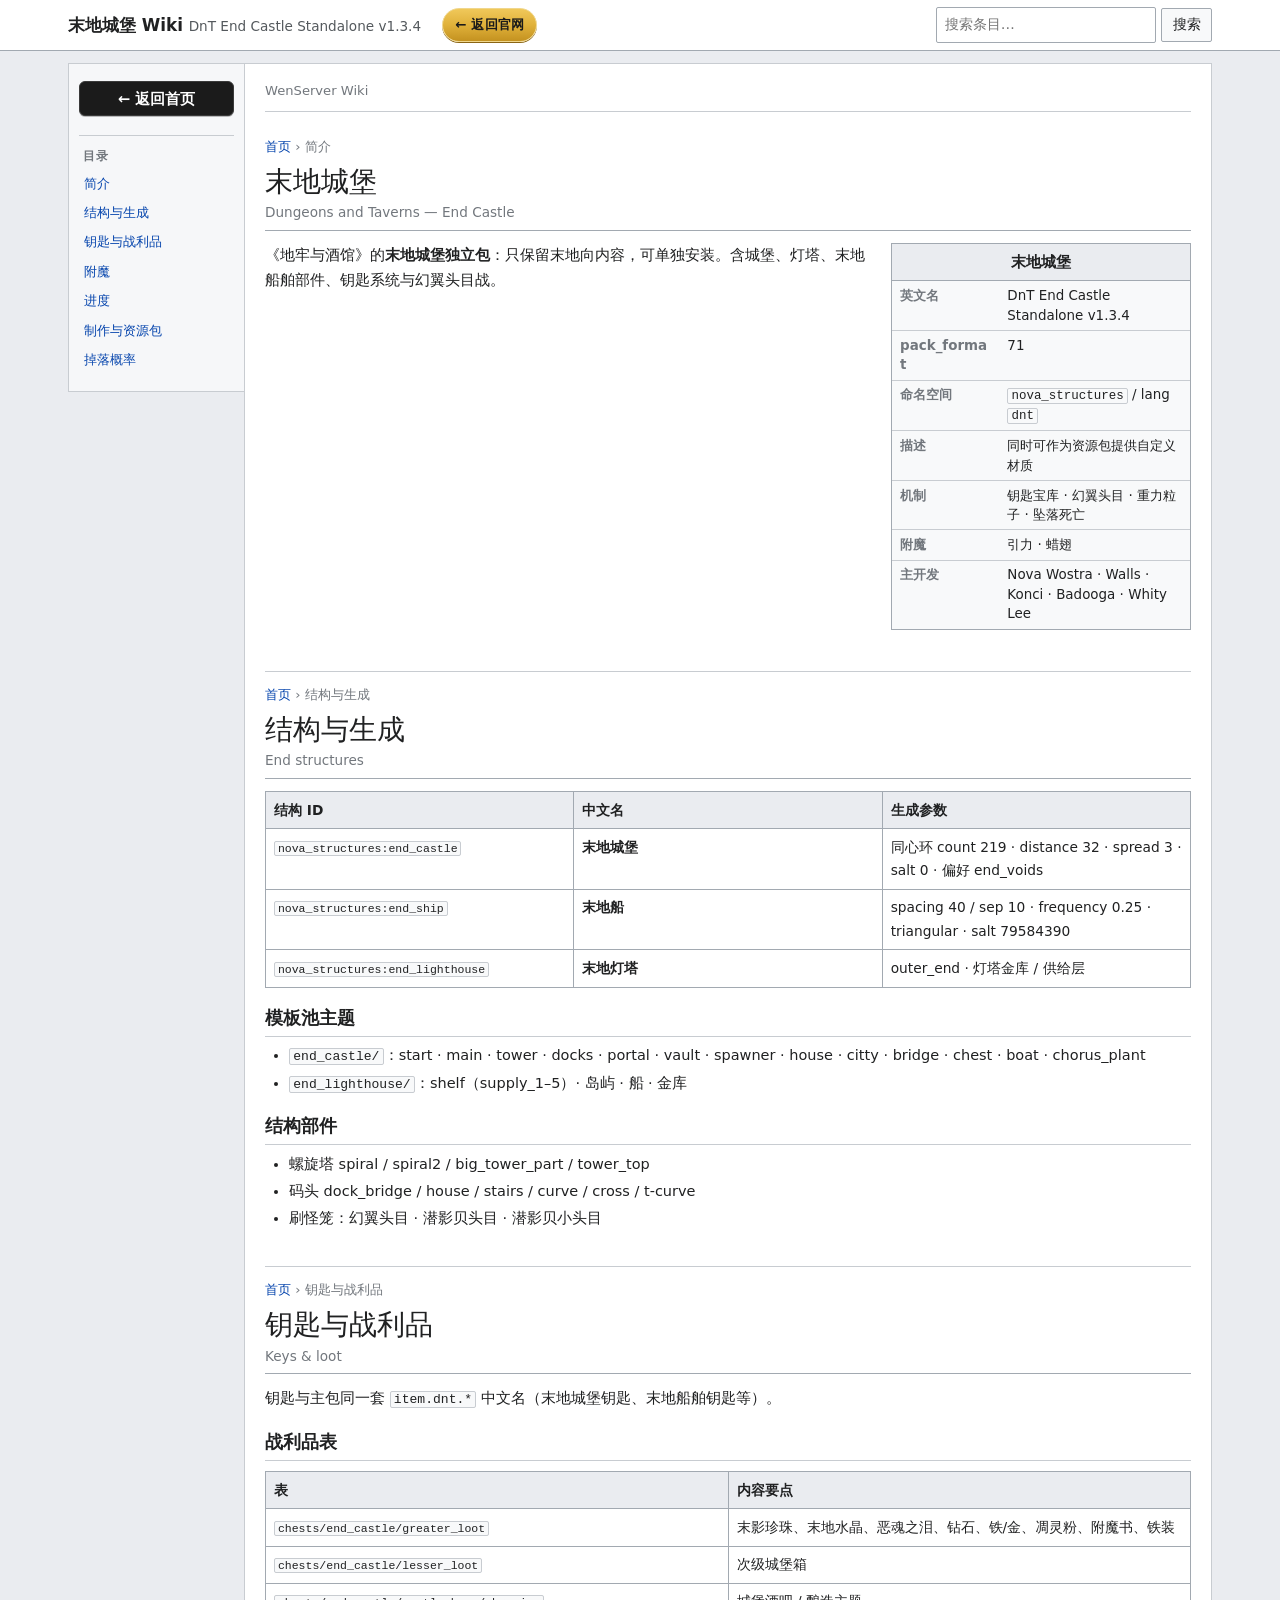
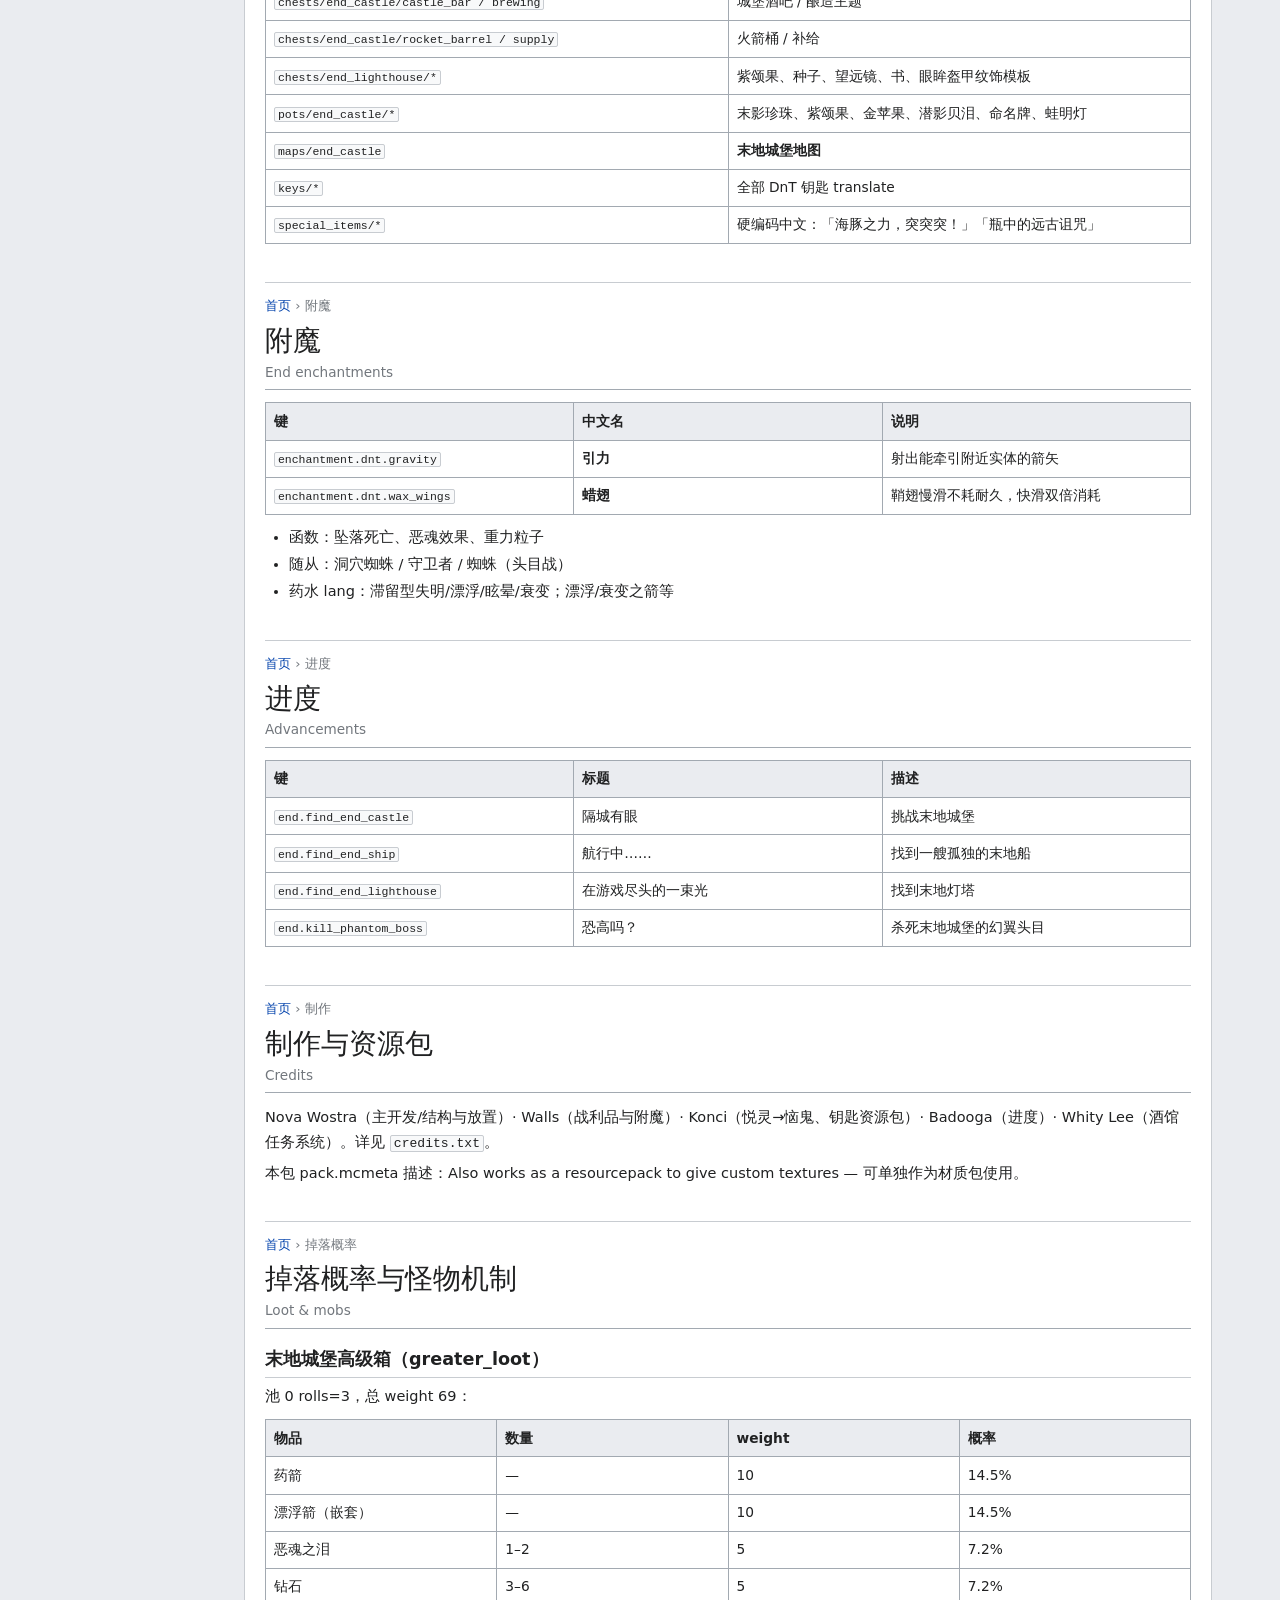
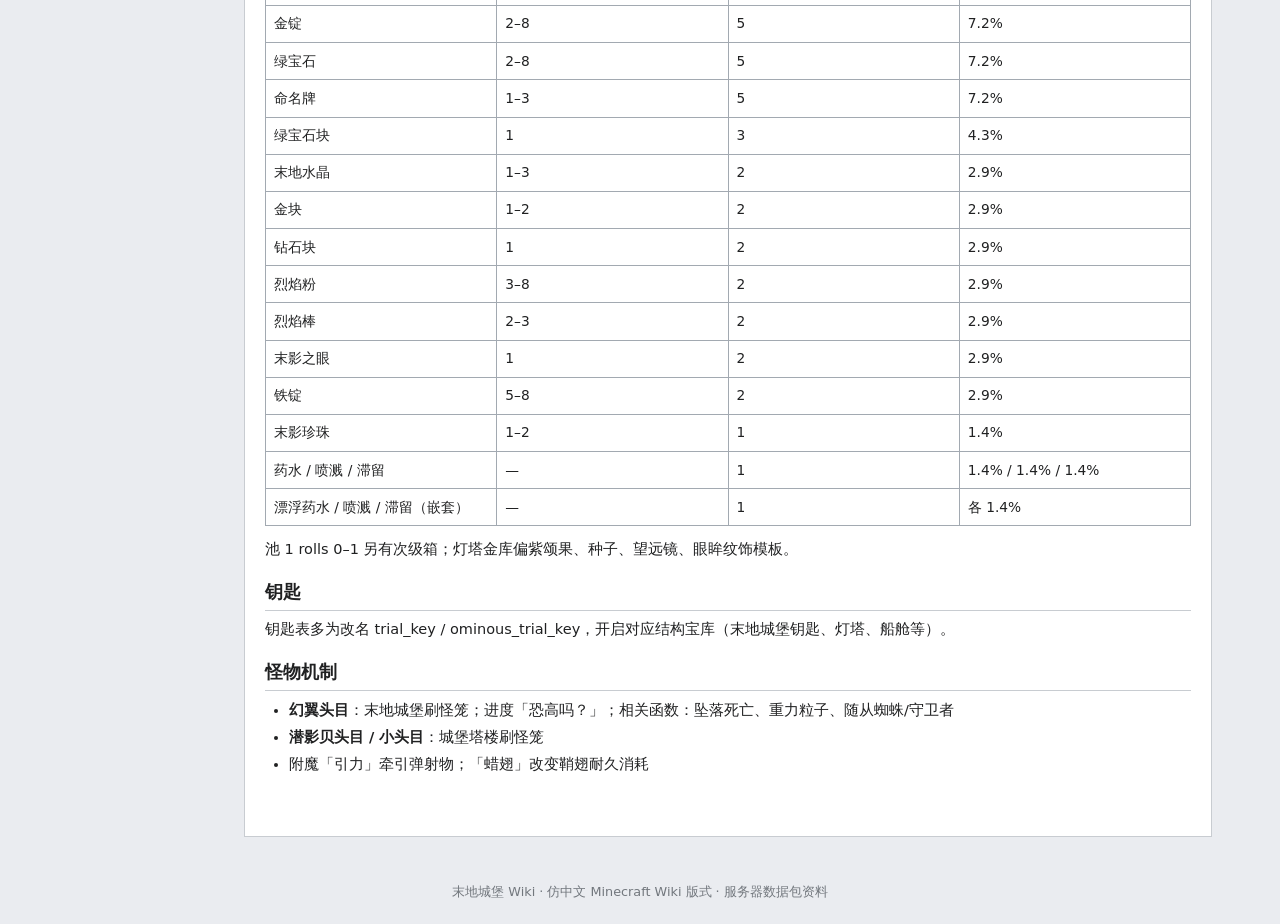
<file: DnT-End-Castle/index.html>
<!DOCTYPE html>
<html lang="zh-CN">
<head>
<meta charset="UTF-8" />
<meta name="viewport" content="width=device-width, initial-scale=1.0"/>
<title>末地城堡 Wiki</title>
<meta name="description" content="末地城堡（DnT End Castle Standalone v1.3.4）中文百科 · WenServer 服务器数据包"/>
<link rel="icon" type="image/png" sizes="32x32" href="assets/favicon-32x32.png">
<link rel="icon" type="image/png" sizes="16x16" href="assets/favicon-16x16.png">
<link rel="apple-touch-icon" sizes="180x180" href="assets/apple-touch-icon.png">
<link rel="stylesheet" href="assets/app.css" />
</head>
<body>

<header class="wiki-header">
	<div class="inner">
		<a class="wiki-logo" href="../index.html">末地城堡 Wiki<span>DnT End Castle Standalone v1.3.4</span></a>
			<a class="site-home" href="https://ws.wenrongxx.top/">← 返回官网</a>
			<button type="button" class="toc-toggle" id="tocToggle">目录</button>
		<div class="wiki-search">
			<input type="search" id="searchBox" placeholder="搜索条目…" aria-label="搜索" />
			<button type="button" id="searchBtn">搜索</button>
		</div>
	</div>
</header>

<div class="wiki-shell" id="top">
	<aside class="wiki-sidebar" id="wikiSidebar">
			<div class="sb-top">
				<a class="back-home" href="../index.html">← 返回首页</a>
			</div>
		<div class="sb-title">目录</div>
		<ul>
			<li><a href="#introduction">简介</a></li>
			<li><a href="#structures">结构与生成</a></li>
			<li><a href="#keys">钥匙与战利品</a></li>
			<li><a href="#enchantments">附魔</a></li>
			<li><a href="#advancements">进度</a></li>
			<li><a href="#credits">制作与资源包</a></li>
			<li><a href="#loot-probs">掉落概率</a></li>
		</ul>
	</aside>
	<main class="wiki-content">
		<div class="back-bar">
			<span class="back-hub">WenServer Wiki</span>
		</div>

	<div id="searchPanel" class="search-panel" hidden>
		<div class="sr-head">
			<strong>搜索结果</strong>
			<span id="searchMeta" class="sr-meta"></span>
			<button type="button" id="searchClear" class="sr-clear">清除</button>
		</div>
		<p class="sr-hint">输入时只更新本列表，不会隐藏正文、也不会滚动页面。</p>
		<ol id="searchList" class="sr-list"></ol>
	</div>
	<div id="searchEmpty" class="search-empty" hidden>没有找到匹配的条目。</div>

	<article class="article" id="introduction" data-search="末地城堡 Dungeons and Taverns — End Castle 末地 城堡 灯塔 船 幻翼 独立包">
		<div class="breadcrumbs"><a href="#top">首页</a> › 简介</div>
		<div class="article-header"><h1>末地城堡</h1><div class="sub">Dungeons and Taverns — End Castle</div></div>
		<div class="infobox"><div class="ib-title">末地城堡</div><table><tr><td class="k">英文名</td><td class="v">DnT End Castle Standalone v1.3.4</td></tr><tr><td class="k">pack_format</td><td class="v">71</td></tr><tr><td class="k">命名空间</td><td class="v"><code>nova_structures</code> / lang <code>dnt</code></td></tr><tr><td class="k">描述</td><td class="v">同时可作为资源包提供自定义材质</td></tr><tr><td class="k">机制</td><td class="v">钥匙宝库 · 幻翼头目 · 重力粒子 · 坠落死亡</td></tr><tr><td class="k">附魔</td><td class="v">引力 · 蜡翅</td></tr><tr><td class="k">主开发</td><td class="v">Nova Wostra · Walls · Konci · Badooga · Whity Lee</td></tr></table></div><p>《地牢与酒馆》的<strong>末地城堡独立包</strong>：只保留末地向内容，可单独安装。含城堡、灯塔、末地船舶部件、钥匙系统与幻翼头目战。</p>
	</article>

	<article class="article" id="structures" data-search="结构与生成 End structures 结构 灯塔 金库 塔 码头 模板池">
		<div class="breadcrumbs"><a href="#top">首页</a> › 结构与生成</div>
		<div class="article-header"><h1>结构与生成</h1><div class="sub">End structures</div></div>
		<div class="wiki-table-wrap"><table class="wiki"><tr><th>结构 ID</th><th>中文名</th><th>生成参数</th></tr><tr><td><code>nova_structures:end_castle</code></td><td><strong>末地城堡</strong></td><td>同心环 count 219 · distance 32 · spread 3 · salt 0 · 偏好 end_voids</td></tr><tr><td><code>nova_structures:end_ship</code></td><td><strong>末地船</strong></td><td>spacing 40 / sep 10 · frequency 0.25 · triangular · salt 79584390</td></tr><tr><td><code>nova_structures:end_lighthouse</code></td><td><strong>末地灯塔</strong></td><td>outer_end · 灯塔金库 / 供给层</td></tr></table></div><h3>模板池主题</h3><ul class="bullets"><li><code>end_castle/</code>：start · main · tower · docks · portal · vault · spawner · house · citty · bridge · chest · boat · chorus_plant</li><li><code>end_lighthouse/</code>：shelf（supply_1–5）· 岛屿 · 船 · 金库</li></ul><h3>结构部件</h3><ul class="bullets"><li>螺旋塔 spiral / spiral2 / big_tower_part / tower_top</li><li>码头 dock_bridge / house / stairs / curve / cross / t-curve</li><li>刷怪笼：幻翼头目 · 潜影贝头目 · 潜影贝小头目</li></ul>
	</article>

	<article class="article" id="keys" data-search="钥匙与战利品 Keys &amp; loot 钥匙 战利品 末影 灯塔 金库">
		<div class="breadcrumbs"><a href="#top">首页</a> › 钥匙与战利品</div>
		<div class="article-header"><h1>钥匙与战利品</h1><div class="sub">Keys & loot</div></div>
		<p>钥匙与主包同一套 <code>item.dnt.*</code> 中文名（末地城堡钥匙、末地船舶钥匙等）。</p><h3>战利品表</h3><div class="wiki-table-wrap"><table class="wiki"><tr><th>表</th><th>内容要点</th></tr><tr><td><code>chests/end_castle/greater_loot</code></td><td>末影珍珠、末地水晶、恶魂之泪、钻石、铁/金、凋灵粉、附魔书、铁装</td></tr><tr><td><code>chests/end_castle/lesser_loot</code></td><td>次级城堡箱</td></tr><tr><td><code>chests/end_castle/castle_bar / brewing</code></td><td>城堡酒吧 / 酿造主题</td></tr><tr><td><code>chests/end_castle/rocket_barrel / supply</code></td><td>火箭桶 / 补给</td></tr><tr><td><code>chests/end_lighthouse/*</code></td><td>紫颂果、种子、望远镜、书、眼眸盔甲纹饰模板</td></tr><tr><td><code>pots/end_castle/*</code></td><td>末影珍珠、紫颂果、金苹果、潜影贝泪、命名牌、蛙明灯</td></tr><tr><td><code>maps/end_castle</code></td><td><strong>末地城堡地图</strong></td></tr><tr><td><code>keys/*</code></td><td>全部 DnT 钥匙 translate</td></tr><tr><td><code>special_items/*</code></td><td>硬编码中文：「海豚之力，突突突！」「瓶中的远古诅咒」</td></tr></table></div>
	</article>

	<article class="article" id="enchantments" data-search="附魔 End enchantments 附魔 引力 蜡翅 鞘翅 幻翼">
		<div class="breadcrumbs"><a href="#top">首页</a> › 附魔</div>
		<div class="article-header"><h1>附魔</h1><div class="sub">End enchantments</div></div>
		<div class="wiki-table-wrap"><table class="wiki"><tr><th>键</th><th>中文名</th><th>说明</th></tr><tr><td><code>enchantment.dnt.gravity</code></td><td><strong>引力</strong></td><td>射出能牵引附近实体的箭矢</td></tr><tr><td><code>enchantment.dnt.wax_wings</code></td><td><strong>蜡翅</strong></td><td>鞘翅慢滑不耗耐久，快滑双倍消耗</td></tr></table></div><ul class="bullets"><li>函数：坠落死亡、恶魂效果、重力粒子</li><li>随从：洞穴蜘蛛 / 守卫者 / 蜘蛛（头目战）</li><li>药水 lang：滞留型失明/漂浮/眩晕/衰变；漂浮/衰变之箭等</li></ul>
	</article>

	<article class="article" id="advancements" data-search="进度 Advancements 进度 幻翼 末地 城堡">
		<div class="breadcrumbs"><a href="#top">首页</a> › 进度</div>
		<div class="article-header"><h1>进度</h1><div class="sub">Advancements</div></div>
		<div class="wiki-table-wrap"><table class="wiki"><tr><th>键</th><th>标题</th><th>描述</th></tr><tr><td><code>end.find_end_castle</code></td><td>隔城有眼</td><td>挑战末地城堡</td></tr><tr><td><code>end.find_end_ship</code></td><td>航行中……</td><td>找到一艘孤独的末地船</td></tr><tr><td><code>end.find_end_lighthouse</code></td><td>在游戏尽头的一束光</td><td>找到末地灯塔</td></tr><tr><td><code>end.kill_phantom_boss</code></td><td>恐高吗？</td><td>杀死末地城堡的幻翼头目</td></tr></table></div>
	</article>

	<article class="article" id="credits" data-search="制作与资源包 Credits 作者 credits 资源包">
		<div class="breadcrumbs"><a href="#top">首页</a> › 制作</div>
		<div class="article-header"><h1>制作与资源包</h1><div class="sub">Credits</div></div>
		<p>Nova Wostra（主开发/结构与放置）· Walls（战利品与附魔）· Konci（悦灵→恼鬼、钥匙资源包）· Badooga（进度）· Whity Lee（酒馆任务系统）。详见 <code>credits.txt</code>。</p><p class="muted">本包 pack.mcmeta 描述：Also works as a resourcepack to give custom textures — 可单独作为材质包使用。</p>
	</article>


	<article class="article" id="loot-probs" data-search="掉落概率与怪物机制 Loot &amp; mobs 概率 宝箱 末地 幻翼 钥匙">
		<div class="breadcrumbs"><a href="#top">首页</a> › 掉落概率</div>
		<div class="article-header"><h1>掉落概率与怪物机制</h1><div class="sub">Loot & mobs</div></div>
		
		<h3>末地城堡高级箱（greater_loot）</h3>
		<p>池 0 rolls=3，总 weight 69：</p>
		<div class="wiki-table-wrap"><table class="wiki"><tr><th>物品</th><th>数量</th><th>weight</th><th>概率</th></tr><tr><td>药箭</td><td>—</td><td>10</td><td>14.5%</td></tr><tr><td>漂浮箭（嵌套）</td><td>—</td><td>10</td><td>14.5%</td></tr><tr><td>恶魂之泪</td><td>1–2</td><td>5</td><td>7.2%</td></tr><tr><td>钻石</td><td>3–6</td><td>5</td><td>7.2%</td></tr><tr><td>金锭</td><td>2–8</td><td>5</td><td>7.2%</td></tr><tr><td>绿宝石</td><td>2–8</td><td>5</td><td>7.2%</td></tr><tr><td>命名牌</td><td>1–3</td><td>5</td><td>7.2%</td></tr><tr><td>绿宝石块</td><td>1</td><td>3</td><td>4.3%</td></tr><tr><td>末地水晶</td><td>1–3</td><td>2</td><td>2.9%</td></tr><tr><td>金块</td><td>1–2</td><td>2</td><td>2.9%</td></tr><tr><td>钻石块</td><td>1</td><td>2</td><td>2.9%</td></tr><tr><td>烈焰粉</td><td>3–8</td><td>2</td><td>2.9%</td></tr><tr><td>烈焰棒</td><td>2–3</td><td>2</td><td>2.9%</td></tr><tr><td>末影之眼</td><td>1</td><td>2</td><td>2.9%</td></tr><tr><td>铁锭</td><td>5–8</td><td>2</td><td>2.9%</td></tr><tr><td>末影珍珠</td><td>1–2</td><td>1</td><td>1.4%</td></tr><tr><td>药水 / 喷溅 / 滞留</td><td>—</td><td>1</td><td>1.4% / 1.4% / 1.4%</td></tr><tr><td>漂浮药水 / 喷溅 / 滞留（嵌套）</td><td>—</td><td>1</td><td>各 1.4%</td></tr></table></div>
		<p>池 1 rolls 0–1 另有次级箱；灯塔金库偏紫颂果、种子、望远镜、眼眸纹饰模板。</p>

		<h3>钥匙</h3>
		<p>钥匙表多为改名 trial_key / ominous_trial_key，开启对应结构宝库（末地城堡钥匙、灯塔、船舱等）。</p>

		<h3>怪物机制</h3>
		<ul class="bullets">
			<li><strong>幻翼头目</strong>：末地城堡刷怪笼；进度「恐高吗？」；相关函数：坠落死亡、重力粒子、随从蜘蛛/守卫者</li>
			<li><strong>潜影贝头目 / 小头目</strong>：城堡塔楼刷怪笼</li>
			<li>附魔「引力」牵引弹射物；「蜡翅」改变鞘翅耐久消耗</li>
		</ul>
	
	</article>

	</main>
</div>

<footer class="wiki-footer">
	末地城堡 Wiki · 仿中文 Minecraft Wiki 版式 · 服务器数据包资料
</footer>

<script>
(function () {
	var sidebar = document.getElementById("wikiSidebar");
	var toggle = document.getElementById("tocToggle");
	var links = Array.prototype.slice.call(document.querySelectorAll(".wiki-sidebar a"));
	var navTargets = links.map(function (a) {
		var id = a.getAttribute("href");
		return id && id.charAt(0) === "#" ? document.querySelector(id) : null;
	});
	function onScroll() {
		var y = (document.documentElement.scrollTop || document.body.scrollTop) + 100;
		var idx = 0;
		for (var i = 0; i < navTargets.length; i++) {
			var t = navTargets[i];
			if (t && !t.classList.contains("hidden-by-search") && t.offsetTop <= y) idx = i;
		}
		links.forEach(function (a, i) {
			a.classList.toggle("active", i === idx);
			var t = navTargets[i];
			if (t) a.classList.toggle("dimmed", t.classList.contains("hidden-by-search"));
		});
	}
	window.addEventListener("scroll", onScroll, { passive: true });
	onScroll();
	if (toggle && sidebar) {
		if (window.matchMedia("(max-width: 800px)").matches) sidebar.classList.add("collapsed");
		toggle.addEventListener("click", function () {
			var nowOpen = sidebar.classList.toggle("collapsed") === false;
			document.querySelectorAll(".toc-box").forEach(function (tb) {
				tb.classList.toggle("collapsed", !nowOpen);
				tb.classList.toggle("open", nowOpen);
			});
		});
	}
	var box = document.getElementById("searchBox");
	var btn = document.getElementById("searchBtn");
	var panel = document.getElementById("searchPanel");
	var list = document.getElementById("searchList");
	var meta = document.getElementById("searchMeta");
	var clearBtn = document.getElementById("searchClear");
	var emptyBox = document.getElementById("searchEmpty");
	var allArticles = Array.prototype.slice.call(document.querySelectorAll("main .article"));
	var timer = null;
	var lastHits = [];
	function titleOf(art) {
		var h = art.querySelector(".article-header h1") || art.querySelector("h1") || art.querySelector("h2");
		return h ? h.textContent.replace(/\s+/g, " ").trim() : (art.id || "未命名");
	}
	function snippetOf(art, q) {
		var text = (art.textContent || "").replace(/\s+/g, " ");
		var i = text.toLowerCase().indexOf(q);
		if (i < 0) return text.slice(0, 80) + (text.length > 80 ? "…" : "");
		var start = Math.max(0, i - 24);
		var end = Math.min(text.length, i + q.length + 36);
		return (start > 0 ? "…" : "") + text.slice(start, end) + (end < text.length ? "…" : "");
	}
	var index = allArticles.map(function (art) {
		var title = titleOf(art);
		var body = (art.textContent || "").replace(/\s+/g, " ");
		var data = art.getAttribute("data-search") || "";
		return { el: art, id: art.id, title: title,
			hay: (title + " " + data + " " + body).toLowerCase(),
			titleLower: title.toLowerCase(), dataLower: data.toLowerCase() };
	});
	function scoreOf(item, q) {
		if (item.titleLower.indexOf(q) !== -1) return 3;
		if (item.dataLower.indexOf(q) !== -1) return 2;
		if (item.hay.indexOf(q) !== -1) return 1;
		return 0;
	}
	function showAllArticles() {
		index.forEach(function (it) { it.el.classList.remove("hidden-by-search"); });
	}
	function renderPanel(q, hits) {
		if (!panel || !list || !meta) return;
		if (!q) { panel.hidden = true; if (emptyBox) emptyBox.hidden = true; list.innerHTML = ""; lastHits = []; return; }
		if (!hits.length) {
			panel.hidden = true;
			if (emptyBox) { emptyBox.hidden = false; emptyBox.textContent = "没有找到「" + q + "」。"; }
			lastHits = []; return;
		}
		if (emptyBox) emptyBox.hidden = true;
		panel.hidden = false;
		meta.textContent = "「" + q + "」 · " + hits.length + " 条";
		list.innerHTML = "";
		hits.forEach(function (h) {
			var li = document.createElement("li");
			var a = document.createElement("a");
			a.href = "#" + h.item.id; a.textContent = h.item.title; a.title = h.snippet;
			var sn = document.createElement("div"); sn.className = "sr-snip"; sn.textContent = h.snippet;
			li.appendChild(a); li.appendChild(sn);
			a.addEventListener("click", function (e) {
				e.preventDefault();
				var el = document.getElementById(h.item.id);
				if (el) el.scrollIntoView({ block: "start" });
			});
			list.appendChild(li);
		});
		lastHits = hits;
	}
	function updateResultsOnInput() {
		var q = (box.value || "").trim().toLowerCase().replace(/\s+/g, " ");
		showAllArticles();
		if (!q) { renderPanel("", []); onScroll(); return; }
		var hits = [];
		index.forEach(function (it) {
			var s = scoreOf(it, q);
			if (s > 0) hits.push({ item: it, score: s, snippet: snippetOf(it.el, q) });
		});
		hits.sort(function (a, b) {
			if (b.score !== a.score) return b.score - a.score;
			return index.indexOf(a.item) - index.indexOf(b.item);
		});
		renderPanel(q, hits);
	}
	function jumpTo(el) {
		if (!el) return;
		el.classList.remove("hidden-by-search");
		window.scrollTo(0, Math.max(0, el.getBoundingClientRect().top + window.pageYOffset - 72));
	}
	function goToResults() {
		updateResultsOnInput();
		if (!lastHits.length) {
			if (emptyBox && !emptyBox.hidden)
				window.scrollTo(0, Math.max(0, emptyBox.getBoundingClientRect().top + window.pageYOffset - 72));
			return;
		}
		if (panel && !panel.hidden) {
			window.scrollTo(0, Math.max(0, panel.getBoundingClientRect().top + window.pageYOffset - 72));
			return;
		}
		jumpTo(lastHits[0].item.el);
	}
	if (box) {
		box.addEventListener("input", function () {
			if (timer) clearTimeout(timer);
			timer = setTimeout(updateResultsOnInput, 180);
		});
		box.addEventListener("keydown", function (e) {
			if (e.key === "Enter") { e.preventDefault(); if (timer) clearTimeout(timer); goToResults(); }
			else if (e.key === "Escape") {
				e.preventDefault(); box.value = "";
				if (timer) clearTimeout(timer);
				showAllArticles(); renderPanel("", []); onScroll(); box.blur();
			}
		});
	}
	if (btn) btn.addEventListener("click", function (e) { e.preventDefault(); if (timer) clearTimeout(timer); goToResults(); });
	if (clearBtn) clearBtn.addEventListener("click", function () {
		if (box) box.value = "";
		if (timer) clearTimeout(timer);
		showAllArticles(); renderPanel("", []); onScroll();
		if (box) box.focus();
	});
})();

		/* toc-box sync init */
		document.querySelectorAll(".toc-box").forEach(function (tb) {
			if (window.matchMedia("(max-width: 800px)").matches) {
				tb.classList.add("collapsed");
			} else {
				tb.classList.add("open");
			}
			var title = tb.querySelector(".toc-title");
			if (title) {
				title.addEventListener("click", function () {
					var open = tb.classList.toggle("open");
					tb.classList.toggle("collapsed", !open);
				});
			}
		});

	/* ===== float nav: home + collapsible TOC ===== */
	(function () {
		if (document.getElementById("floatNav")) return;
		var nav = document.createElement("div");
		nav.className = "float-nav";
		nav.id = "floatNav";
		nav.innerHTML = '<a class="float-home" href="../index.html">\u2190 \u8fd4\u56de\u9996\u9875</a>' +
			'<button type="button" class="float-toc" id="floatToc" aria-expanded="false">\u76ee\u5f55</button>';
		document.body.appendChild(nav);
		var panel = document.createElement("div");
		panel.className = "float-toc-panel";
		panel.id = "floatTocPanel";
		panel.hidden = true;
		var html = "";
		var sb = document.getElementById("wikiSidebar");
		if (sb) {
			var titles = sb.querySelectorAll(".sb-title");
			var lists = sb.querySelectorAll("ul, ol");
			var used = {};
			for (var i = 0; i < lists.length; i++) {
				var t = titles[i] ? titles[i].textContent.trim() : "\u7ae0\u8282";
				if (!used[t]) { html += '<div class="ftp-title">' + t + "</div>"; used[t] = 1; }
				var as = lists[i].querySelectorAll("a");
				for (var j = 0; j < as.length; j++) {
					html += '<a href="' + as[j].getAttribute("href") + '">' + as[j].textContent.trim() + "</a>";
				}
			}
			if (!html) {
				var links = sb.querySelectorAll("a");
				for (var k = 0; k < links.length; k++) {
					if (links[k].classList.contains("back-home")) continue;
					html += '<a href="' + links[k].getAttribute("href") + '">' + links[k].textContent.trim() + "</a>";
				}
			}
		}
		var boxes = document.querySelectorAll(".toc-box");
		for (var b = 0; b < boxes.length; b++) {
			var bl = boxes[b].querySelectorAll("a");
			if (!bl.length) continue;
			if (html) html += '<div class="ftp-title">\u672c\u6587\u76ee\u5f55</div>';
			for (var m = 0; m < bl.length; m++) {
				html += '<a href="' + bl[m].getAttribute("href") + '">' + bl[m].textContent.trim() + "</a>";
			}
		}
		if (!html) html = '<div class="ftp-title">\u6682\u65e0\u76ee\u5f55</div>';
		panel.innerHTML = html;
		document.body.appendChild(panel);
		var btn = document.getElementById("floatToc");
		btn.addEventListener("click", function () {
			var open = panel.hidden;
			panel.hidden = !open;
			btn.setAttribute("aria-expanded", open ? "true" : "false");
		});
		panel.addEventListener("click", function (e) {
			if (e.target.tagName === "A") {
				panel.hidden = true;
				btn.setAttribute("aria-expanded", "false");
			}
		});
		document.addEventListener("click", function (e) {
			if (!panel.hidden && !panel.contains(e.target) && e.target !== btn && !btn.contains(e.target)) {
				panel.hidden = true;
				btn.setAttribute("aria-expanded", "false");
			}
		});
	})();

</script>
</body>
</html>
</file>
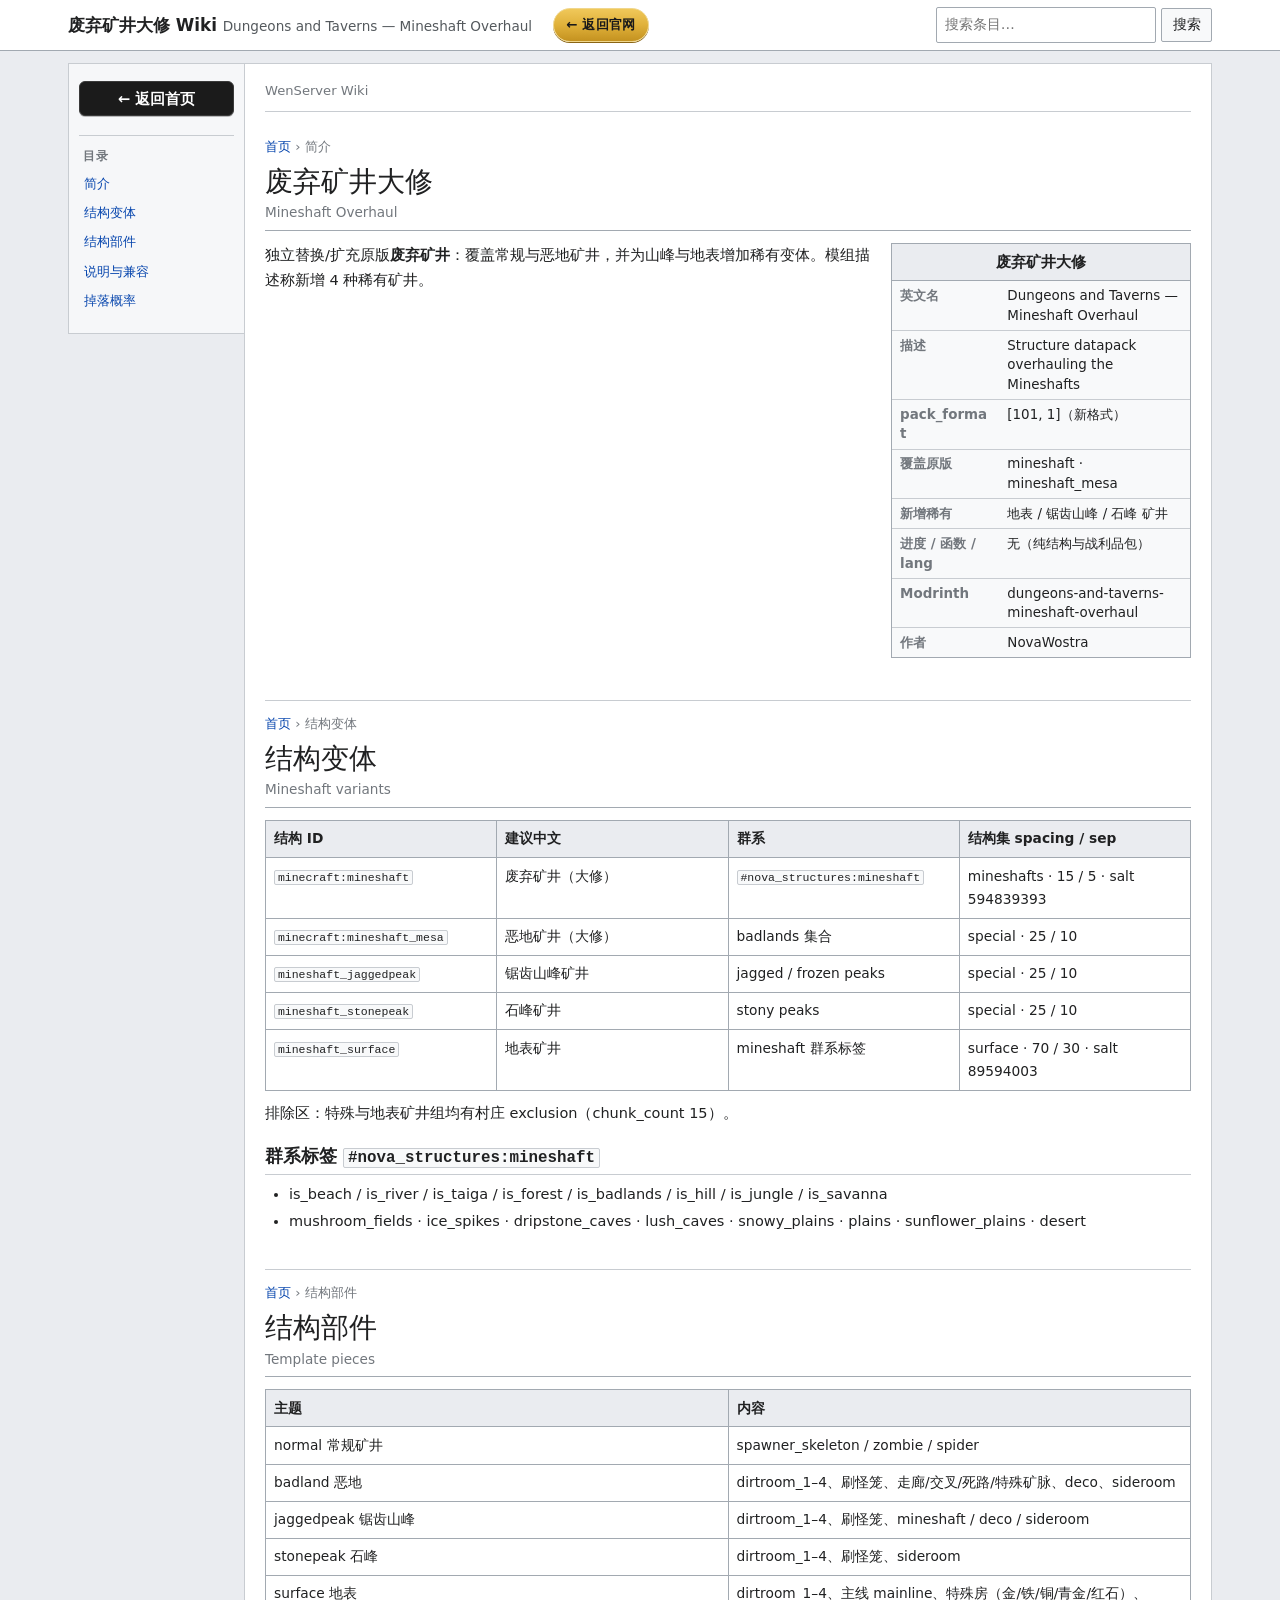
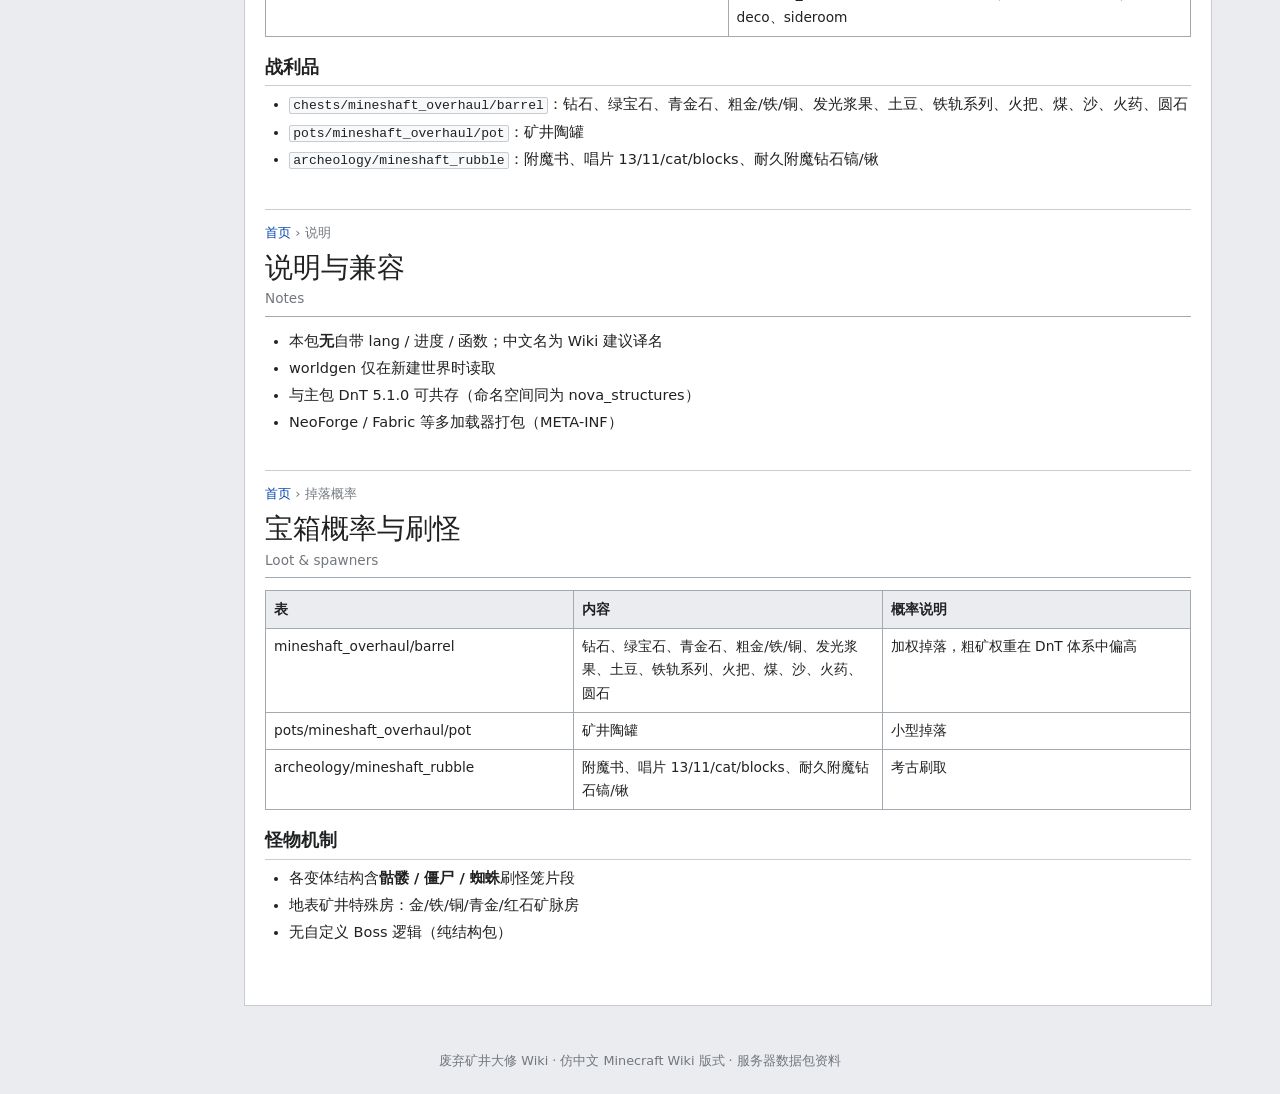
<file: DungeonsAndTaverns-Mineshaft/index.html>
<!DOCTYPE html>
<html lang="zh-CN">
<head>
<meta charset="UTF-8" />
<meta name="viewport" content="width=device-width, initial-scale=1.0"/>
<title>废弃矿井大修 Wiki</title>
<meta name="description" content="废弃矿井大修（Dungeons and Taverns — Mineshaft Overhaul）中文百科 · WenServer 服务器数据包"/>
<link rel="icon" type="image/png" sizes="32x32" href="assets/favicon-32x32.png">
<link rel="icon" type="image/png" sizes="16x16" href="assets/favicon-16x16.png">
<link rel="apple-touch-icon" sizes="180x180" href="assets/apple-touch-icon.png">
<link rel="stylesheet" href="assets/app.css" />
</head>
<body>

<header class="wiki-header">
	<div class="inner">
		<a class="wiki-logo" href="../index.html">废弃矿井大修 Wiki<span>Dungeons and Taverns — Mineshaft Overhaul</span></a>
			<a class="site-home" href="https://ws.wenrongxx.top/">← 返回官网</a>
			<button type="button" class="toc-toggle" id="tocToggle">目录</button>
		<div class="wiki-search">
			<input type="search" id="searchBox" placeholder="搜索条目…" aria-label="搜索" />
			<button type="button" id="searchBtn">搜索</button>
		</div>
	</div>
</header>

<div class="wiki-shell" id="top">
	<aside class="wiki-sidebar" id="wikiSidebar">
			<div class="sb-top">
				<a class="back-home" href="../index.html">← 返回首页</a>
			</div>
		<div class="sb-title">目录</div>
		<ul>
			<li><a href="#introduction">简介</a></li>
			<li><a href="#structures">结构变体</a></li>
			<li><a href="#pieces">结构部件</a></li>
			<li><a href="#notes">说明与兼容</a></li>
			<li><a href="#loot-probs">掉落概率</a></li>
		</ul>
	</aside>
	<main class="wiki-content">
		<div class="back-bar">
			<span class="back-hub">WenServer Wiki</span>
		</div>

	<div id="searchPanel" class="search-panel" hidden>
		<div class="sr-head">
			<strong>搜索结果</strong>
			<span id="searchMeta" class="sr-meta"></span>
			<button type="button" id="searchClear" class="sr-clear">清除</button>
		</div>
		<p class="sr-hint">输入时只更新本列表，不会隐藏正文、也不会滚动页面。</p>
		<ol id="searchList" class="sr-list"></ol>
	</div>
	<div id="searchEmpty" class="search-empty" hidden>没有找到匹配的条目。</div>

	<article class="article" id="introduction" data-search="废弃矿井大修 Mineshaft Overhaul 矿井 mineshaft 大修">
		<div class="breadcrumbs"><a href="#top">首页</a> › 简介</div>
		<div class="article-header"><h1>废弃矿井大修</h1><div class="sub">Mineshaft Overhaul</div></div>
		<div class="infobox"><div class="ib-title">废弃矿井大修</div><table><tr><td class="k">英文名</td><td class="v">Dungeons and Taverns — Mineshaft Overhaul</td></tr><tr><td class="k">描述</td><td class="v">Structure datapack overhauling the Mineshafts</td></tr><tr><td class="k">pack_format</td><td class="v">[101, 1]（新格式）</td></tr><tr><td class="k">覆盖原版</td><td class="v">mineshaft · mineshaft_mesa</td></tr><tr><td class="k">新增稀有</td><td class="v">地表 / 锯齿山峰 / 石峰 矿井</td></tr><tr><td class="k">进度 / 函数 / lang</td><td class="v">无（纯结构与战利品包）</td></tr><tr><td class="k">Modrinth</td><td class="v">dungeons-and-taverns-mineshaft-overhaul</td></tr><tr><td class="k">作者</td><td class="v">NovaWostra</td></tr></table></div><p>独立替换/扩充原版<strong>废弃矿井</strong>：覆盖常规与恶地矿井，并为山峰与地表增加稀有变体。模组描述称新增 4 种稀有矿井。</p>
	</article>

	<article class="article" id="structures" data-search="结构变体 Mineshaft variants 矿井 恶地 山峰 地表 structure_set">
		<div class="breadcrumbs"><a href="#top">首页</a> › 结构变体</div>
		<div class="article-header"><h1>结构变体</h1><div class="sub">Mineshaft variants</div></div>
		<div class="wiki-table-wrap"><table class="wiki"><tr><th>结构 ID</th><th>建议中文</th><th>群系</th><th>结构集 spacing / sep</th></tr><tr><td><code>minecraft:mineshaft</code></td><td>废弃矿井（大修）</td><td><code>#nova_structures:mineshaft</code></td><td>mineshafts · 15 / 5 · salt 594839393</td></tr><tr><td><code>minecraft:mineshaft_mesa</code></td><td>恶地矿井（大修）</td><td>badlands 集合</td><td>special · 25 / 10</td></tr><tr><td><code>mineshaft_jaggedpeak</code></td><td>锯齿山峰矿井</td><td>jagged / frozen peaks</td><td>special · 25 / 10</td></tr><tr><td><code>mineshaft_stonepeak</code></td><td>石峰矿井</td><td>stony peaks</td><td>special · 25 / 10</td></tr><tr><td><code>mineshaft_surface</code></td><td>地表矿井</td><td>mineshaft 群系标签</td><td>surface · 70 / 30 · salt 89594003</td></tr></table></div><p>排除区：特殊与地表矿井组均有村庄 exclusion（chunk_count 15）。</p><h3>群系标签 <code>#nova_structures:mineshaft</code></h3><ul class="bullets"><li>is_beach / is_river / is_taiga / is_forest / is_badlands / is_hill / is_jungle / is_savanna</li><li>mushroom_fields · ice_spikes · dripstone_caves · lush_caves · snowy_plains · plains · sunflower_plains · desert</li></ul>
	</article>

	<article class="article" id="pieces" data-search="结构部件 Template pieces 部件 刷怪笼 战利品 陶罐 考古">
		<div class="breadcrumbs"><a href="#top">首页</a> › 结构部件</div>
		<div class="article-header"><h1>结构部件</h1><div class="sub">Template pieces</div></div>
		<div class="wiki-table-wrap"><table class="wiki"><tr><th>主题</th><th>内容</th></tr><tr><td>normal 常规矿井</td><td>spawner_skeleton / zombie / spider</td></tr><tr><td>badland 恶地</td><td>dirtroom_1–4、刷怪笼、走廊/交叉/死路/特殊矿脉、deco、sideroom</td></tr><tr><td>jaggedpeak 锯齿山峰</td><td>dirtroom_1–4、刷怪笼、mineshaft / deco / sideroom</td></tr><tr><td>stonepeak 石峰</td><td>dirtroom_1–4、刷怪笼、sideroom</td></tr><tr><td>surface 地表</td><td>dirtroom_1–4、主线 mainline、特殊房（金/铁/铜/青金/红石）、deco、sideroom</td></tr></table></div><h3>战利品</h3><ul class="bullets"><li><code>chests/mineshaft_overhaul/barrel</code>：钻石、绿宝石、青金石、粗金/铁/铜、发光浆果、土豆、铁轨系列、火把、煤、沙、火药、圆石</li><li><code>pots/mineshaft_overhaul/pot</code>：矿井陶罐</li><li><code>archeology/mineshaft_rubble</code>：附魔书、唱片 13/11/cat/blocks、耐久附魔钻石镐/锹</li></ul>
	</article>

	<article class="article" id="notes" data-search="说明与兼容 Notes 兼容 lang 新建世界">
		<div class="breadcrumbs"><a href="#top">首页</a> › 说明</div>
		<div class="article-header"><h1>说明与兼容</h1><div class="sub">Notes</div></div>
		<ul class="bullets"><li>本包<strong>无</strong>自带 lang / 进度 / 函数；中文名为 Wiki 建议译名</li><li>worldgen 仅在新建世界时读取</li><li>与主包 DnT 5.1.0 可共存（命名空间同为 nova_structures）</li><li>NeoForge / Fabric 等多加载器打包（META-INF）</li></ul>
	</article>


	<article class="article" id="loot-probs" data-search="宝箱概率与刷怪 Loot &amp; spawners 概率 矿井 宝箱 刷怪笼 陶罐">
		<div class="breadcrumbs"><a href="#top">首页</a> › 掉落概率</div>
		<div class="article-header"><h1>宝箱概率与刷怪</h1><div class="sub">Loot & spawners</div></div>
		
		<div class="wiki-table-wrap"><table class="wiki"><tr><th>表</th><th>内容</th><th>概率说明</th></tr><tr><td>mineshaft_overhaul/barrel</td><td>钻石、绿宝石、青金石、粗金/铁/铜、发光浆果、土豆、铁轨系列、火把、煤、沙、火药、圆石</td><td>加权掉落，粗矿权重在 DnT 体系中偏高</td></tr><tr><td>pots/mineshaft_overhaul/pot</td><td>矿井陶罐</td><td>小型掉落</td></tr><tr><td>archeology/mineshaft_rubble</td><td>附魔书、唱片 13/11/cat/blocks、耐久附魔钻石镐/锹</td><td>考古刷取</td></tr></table></div>
		<h3>怪物机制</h3>
		<ul class="bullets">
			<li>各变体结构含<strong>骷髅 / 僵尸 / 蜘蛛</strong>刷怪笼片段</li>
			<li>地表矿井特殊房：金/铁/铜/青金/红石矿脉房</li>
			<li>无自定义 Boss 逻辑（纯结构包）</li>
		</ul>
	
	</article>

	</main>
</div>

<footer class="wiki-footer">
	废弃矿井大修 Wiki · 仿中文 Minecraft Wiki 版式 · 服务器数据包资料
</footer>

<script>
(function () {
	var sidebar = document.getElementById("wikiSidebar");
	var toggle = document.getElementById("tocToggle");
	var links = Array.prototype.slice.call(document.querySelectorAll(".wiki-sidebar a"));
	var navTargets = links.map(function (a) {
		var id = a.getAttribute("href");
		return id && id.charAt(0) === "#" ? document.querySelector(id) : null;
	});
	function onScroll() {
		var y = (document.documentElement.scrollTop || document.body.scrollTop) + 100;
		var idx = 0;
		for (var i = 0; i < navTargets.length; i++) {
			var t = navTargets[i];
			if (t && !t.classList.contains("hidden-by-search") && t.offsetTop <= y) idx = i;
		}
		links.forEach(function (a, i) {
			a.classList.toggle("active", i === idx);
			var t = navTargets[i];
			if (t) a.classList.toggle("dimmed", t.classList.contains("hidden-by-search"));
		});
	}
	window.addEventListener("scroll", onScroll, { passive: true });
	onScroll();
	if (toggle && sidebar) {
		if (window.matchMedia("(max-width: 800px)").matches) sidebar.classList.add("collapsed");
		toggle.addEventListener("click", function () {
			var nowOpen = sidebar.classList.toggle("collapsed") === false;
			document.querySelectorAll(".toc-box").forEach(function (tb) {
				tb.classList.toggle("collapsed", !nowOpen);
				tb.classList.toggle("open", nowOpen);
			});
		});
	}
	var box = document.getElementById("searchBox");
	var btn = document.getElementById("searchBtn");
	var panel = document.getElementById("searchPanel");
	var list = document.getElementById("searchList");
	var meta = document.getElementById("searchMeta");
	var clearBtn = document.getElementById("searchClear");
	var emptyBox = document.getElementById("searchEmpty");
	var allArticles = Array.prototype.slice.call(document.querySelectorAll("main .article"));
	var timer = null;
	var lastHits = [];
	function titleOf(art) {
		var h = art.querySelector(".article-header h1") || art.querySelector("h1") || art.querySelector("h2");
		return h ? h.textContent.replace(/\s+/g, " ").trim() : (art.id || "未命名");
	}
	function snippetOf(art, q) {
		var text = (art.textContent || "").replace(/\s+/g, " ");
		var i = text.toLowerCase().indexOf(q);
		if (i < 0) return text.slice(0, 80) + (text.length > 80 ? "…" : "");
		var start = Math.max(0, i - 24);
		var end = Math.min(text.length, i + q.length + 36);
		return (start > 0 ? "…" : "") + text.slice(start, end) + (end < text.length ? "…" : "");
	}
	var index = allArticles.map(function (art) {
		var title = titleOf(art);
		var body = (art.textContent || "").replace(/\s+/g, " ");
		var data = art.getAttribute("data-search") || "";
		return { el: art, id: art.id, title: title,
			hay: (title + " " + data + " " + body).toLowerCase(),
			titleLower: title.toLowerCase(), dataLower: data.toLowerCase() };
	});
	function scoreOf(item, q) {
		if (item.titleLower.indexOf(q) !== -1) return 3;
		if (item.dataLower.indexOf(q) !== -1) return 2;
		if (item.hay.indexOf(q) !== -1) return 1;
		return 0;
	}
	function showAllArticles() {
		index.forEach(function (it) { it.el.classList.remove("hidden-by-search"); });
	}
	function renderPanel(q, hits) {
		if (!panel || !list || !meta) return;
		if (!q) { panel.hidden = true; if (emptyBox) emptyBox.hidden = true; list.innerHTML = ""; lastHits = []; return; }
		if (!hits.length) {
			panel.hidden = true;
			if (emptyBox) { emptyBox.hidden = false; emptyBox.textContent = "没有找到「" + q + "」。"; }
			lastHits = []; return;
		}
		if (emptyBox) emptyBox.hidden = true;
		panel.hidden = false;
		meta.textContent = "「" + q + "」 · " + hits.length + " 条";
		list.innerHTML = "";
		hits.forEach(function (h) {
			var li = document.createElement("li");
			var a = document.createElement("a");
			a.href = "#" + h.item.id; a.textContent = h.item.title; a.title = h.snippet;
			var sn = document.createElement("div"); sn.className = "sr-snip"; sn.textContent = h.snippet;
			li.appendChild(a); li.appendChild(sn);
			a.addEventListener("click", function (e) {
				e.preventDefault();
				var el = document.getElementById(h.item.id);
				if (el) el.scrollIntoView({ block: "start" });
			});
			list.appendChild(li);
		});
		lastHits = hits;
	}
	function updateResultsOnInput() {
		var q = (box.value || "").trim().toLowerCase().replace(/\s+/g, " ");
		showAllArticles();
		if (!q) { renderPanel("", []); onScroll(); return; }
		var hits = [];
		index.forEach(function (it) {
			var s = scoreOf(it, q);
			if (s > 0) hits.push({ item: it, score: s, snippet: snippetOf(it.el, q) });
		});
		hits.sort(function (a, b) {
			if (b.score !== a.score) return b.score - a.score;
			return index.indexOf(a.item) - index.indexOf(b.item);
		});
		renderPanel(q, hits);
	}
	function jumpTo(el) {
		if (!el) return;
		el.classList.remove("hidden-by-search");
		window.scrollTo(0, Math.max(0, el.getBoundingClientRect().top + window.pageYOffset - 72));
	}
	function goToResults() {
		updateResultsOnInput();
		if (!lastHits.length) {
			if (emptyBox && !emptyBox.hidden)
				window.scrollTo(0, Math.max(0, emptyBox.getBoundingClientRect().top + window.pageYOffset - 72));
			return;
		}
		if (panel && !panel.hidden) {
			window.scrollTo(0, Math.max(0, panel.getBoundingClientRect().top + window.pageYOffset - 72));
			return;
		}
		jumpTo(lastHits[0].item.el);
	}
	if (box) {
		box.addEventListener("input", function () {
			if (timer) clearTimeout(timer);
			timer = setTimeout(updateResultsOnInput, 180);
		});
		box.addEventListener("keydown", function (e) {
			if (e.key === "Enter") { e.preventDefault(); if (timer) clearTimeout(timer); goToResults(); }
			else if (e.key === "Escape") {
				e.preventDefault(); box.value = "";
				if (timer) clearTimeout(timer);
				showAllArticles(); renderPanel("", []); onScroll(); box.blur();
			}
		});
	}
	if (btn) btn.addEventListener("click", function (e) { e.preventDefault(); if (timer) clearTimeout(timer); goToResults(); });
	if (clearBtn) clearBtn.addEventListener("click", function () {
		if (box) box.value = "";
		if (timer) clearTimeout(timer);
		showAllArticles(); renderPanel("", []); onScroll();
		if (box) box.focus();
	});
})();

		/* toc-box sync init */
		document.querySelectorAll(".toc-box").forEach(function (tb) {
			if (window.matchMedia("(max-width: 800px)").matches) {
				tb.classList.add("collapsed");
			} else {
				tb.classList.add("open");
			}
			var title = tb.querySelector(".toc-title");
			if (title) {
				title.addEventListener("click", function () {
					var open = tb.classList.toggle("open");
					tb.classList.toggle("collapsed", !open);
				});
			}
		});

	/* ===== float nav: home + collapsible TOC ===== */
	(function () {
		if (document.getElementById("floatNav")) return;
		var nav = document.createElement("div");
		nav.className = "float-nav";
		nav.id = "floatNav";
		nav.innerHTML = '<a class="float-home" href="../index.html">\u2190 \u8fd4\u56de\u9996\u9875</a>' +
			'<button type="button" class="float-toc" id="floatToc" aria-expanded="false">\u76ee\u5f55</button>';
		document.body.appendChild(nav);
		var panel = document.createElement("div");
		panel.className = "float-toc-panel";
		panel.id = "floatTocPanel";
		panel.hidden = true;
		var html = "";
		var sb = document.getElementById("wikiSidebar");
		if (sb) {
			var titles = sb.querySelectorAll(".sb-title");
			var lists = sb.querySelectorAll("ul, ol");
			var used = {};
			for (var i = 0; i < lists.length; i++) {
				var t = titles[i] ? titles[i].textContent.trim() : "\u7ae0\u8282";
				if (!used[t]) { html += '<div class="ftp-title">' + t + "</div>"; used[t] = 1; }
				var as = lists[i].querySelectorAll("a");
				for (var j = 0; j < as.length; j++) {
					html += '<a href="' + as[j].getAttribute("href") + '">' + as[j].textContent.trim() + "</a>";
				}
			}
			if (!html) {
				var links = sb.querySelectorAll("a");
				for (var k = 0; k < links.length; k++) {
					if (links[k].classList.contains("back-home")) continue;
					html += '<a href="' + links[k].getAttribute("href") + '">' + links[k].textContent.trim() + "</a>";
				}
			}
		}
		var boxes = document.querySelectorAll(".toc-box");
		for (var b = 0; b < boxes.length; b++) {
			var bl = boxes[b].querySelectorAll("a");
			if (!bl.length) continue;
			if (html) html += '<div class="ftp-title">\u672c\u6587\u76ee\u5f55</div>';
			for (var m = 0; m < bl.length; m++) {
				html += '<a href="' + bl[m].getAttribute("href") + '">' + bl[m].textContent.trim() + "</a>";
			}
		}
		if (!html) html = '<div class="ftp-title">\u6682\u65e0\u76ee\u5f55</div>';
		panel.innerHTML = html;
		document.body.appendChild(panel);
		var btn = document.getElementById("floatToc");
		btn.addEventListener("click", function () {
			var open = panel.hidden;
			panel.hidden = !open;
			btn.setAttribute("aria-expanded", open ? "true" : "false");
		});
		panel.addEventListener("click", function (e) {
			if (e.target.tagName === "A") {
				panel.hidden = true;
				btn.setAttribute("aria-expanded", "false");
			}
		});
		document.addEventListener("click", function (e) {
			if (!panel.hidden && !panel.contains(e.target) && e.target !== btn && !btn.contains(e.target)) {
				panel.hidden = true;
				btn.setAttribute("aria-expanded", "false");
			}
		});
	})();

</script>
</body>
</html>
</file>
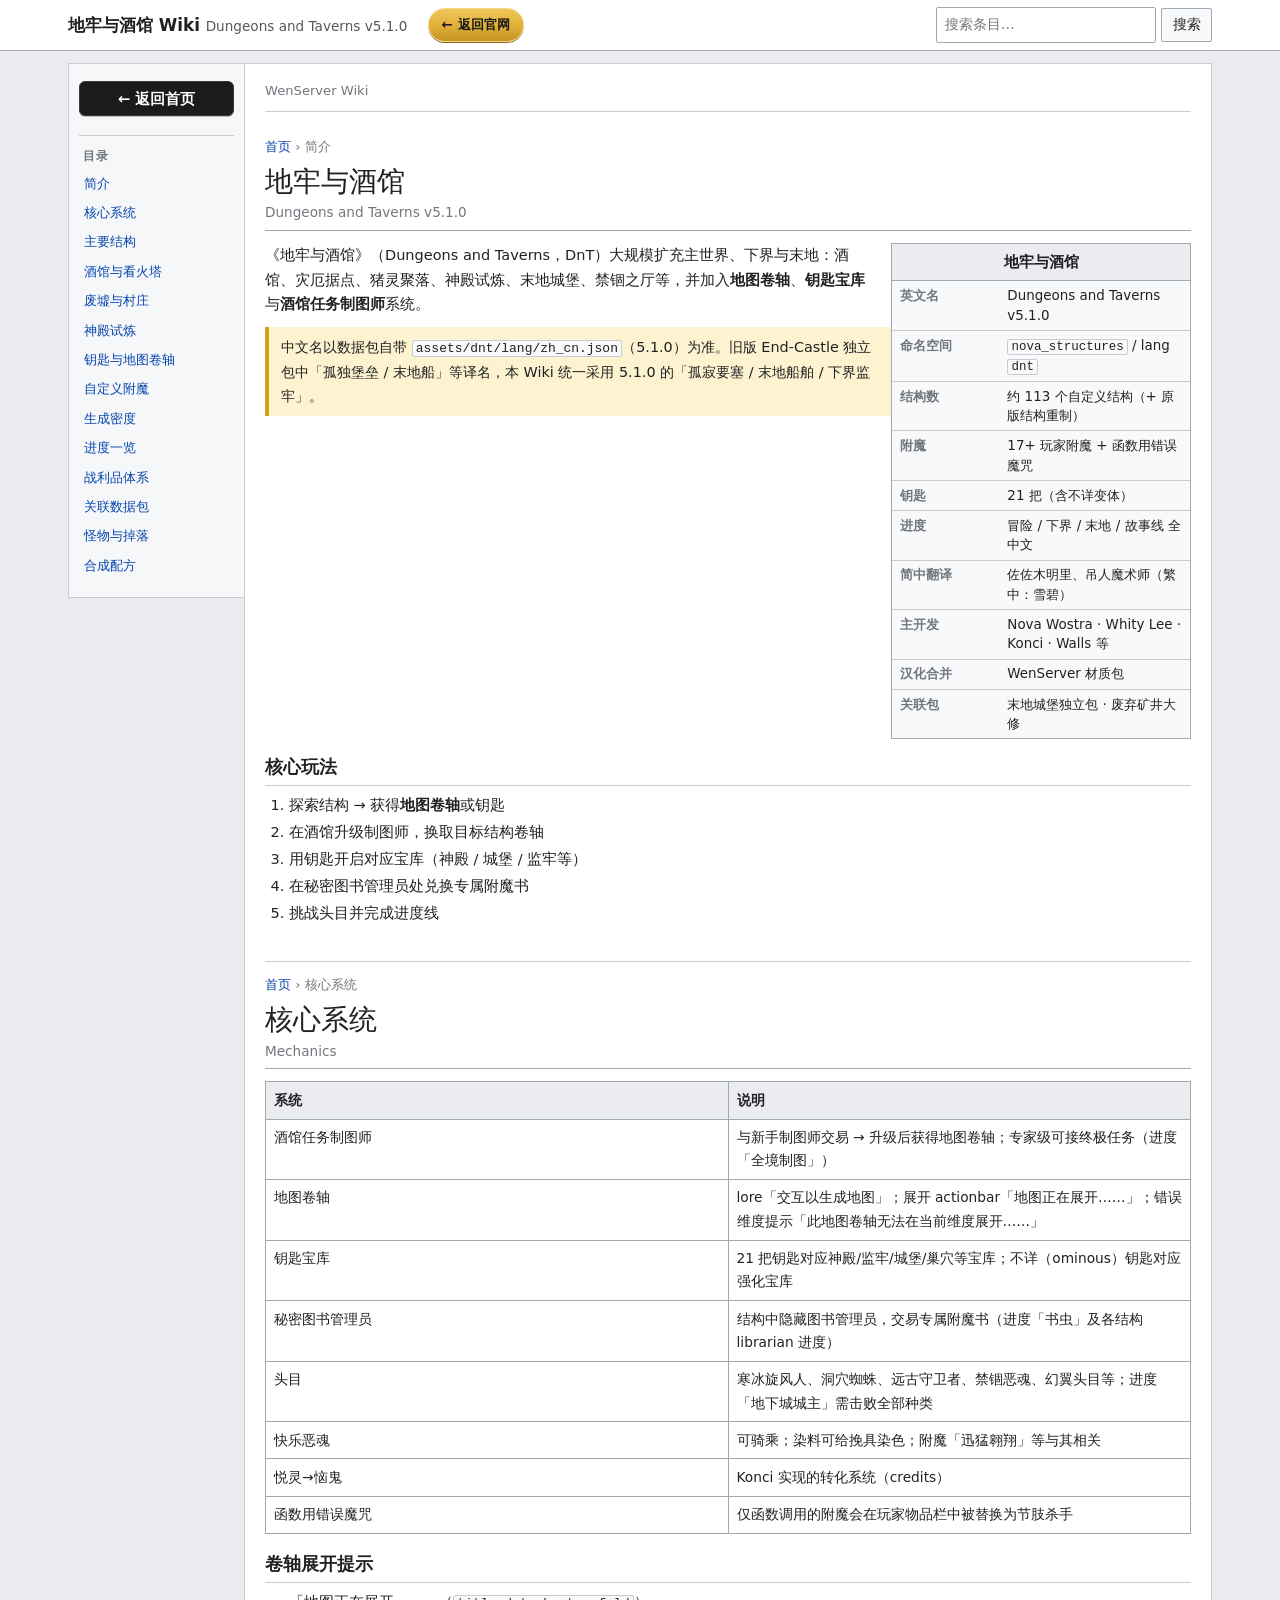
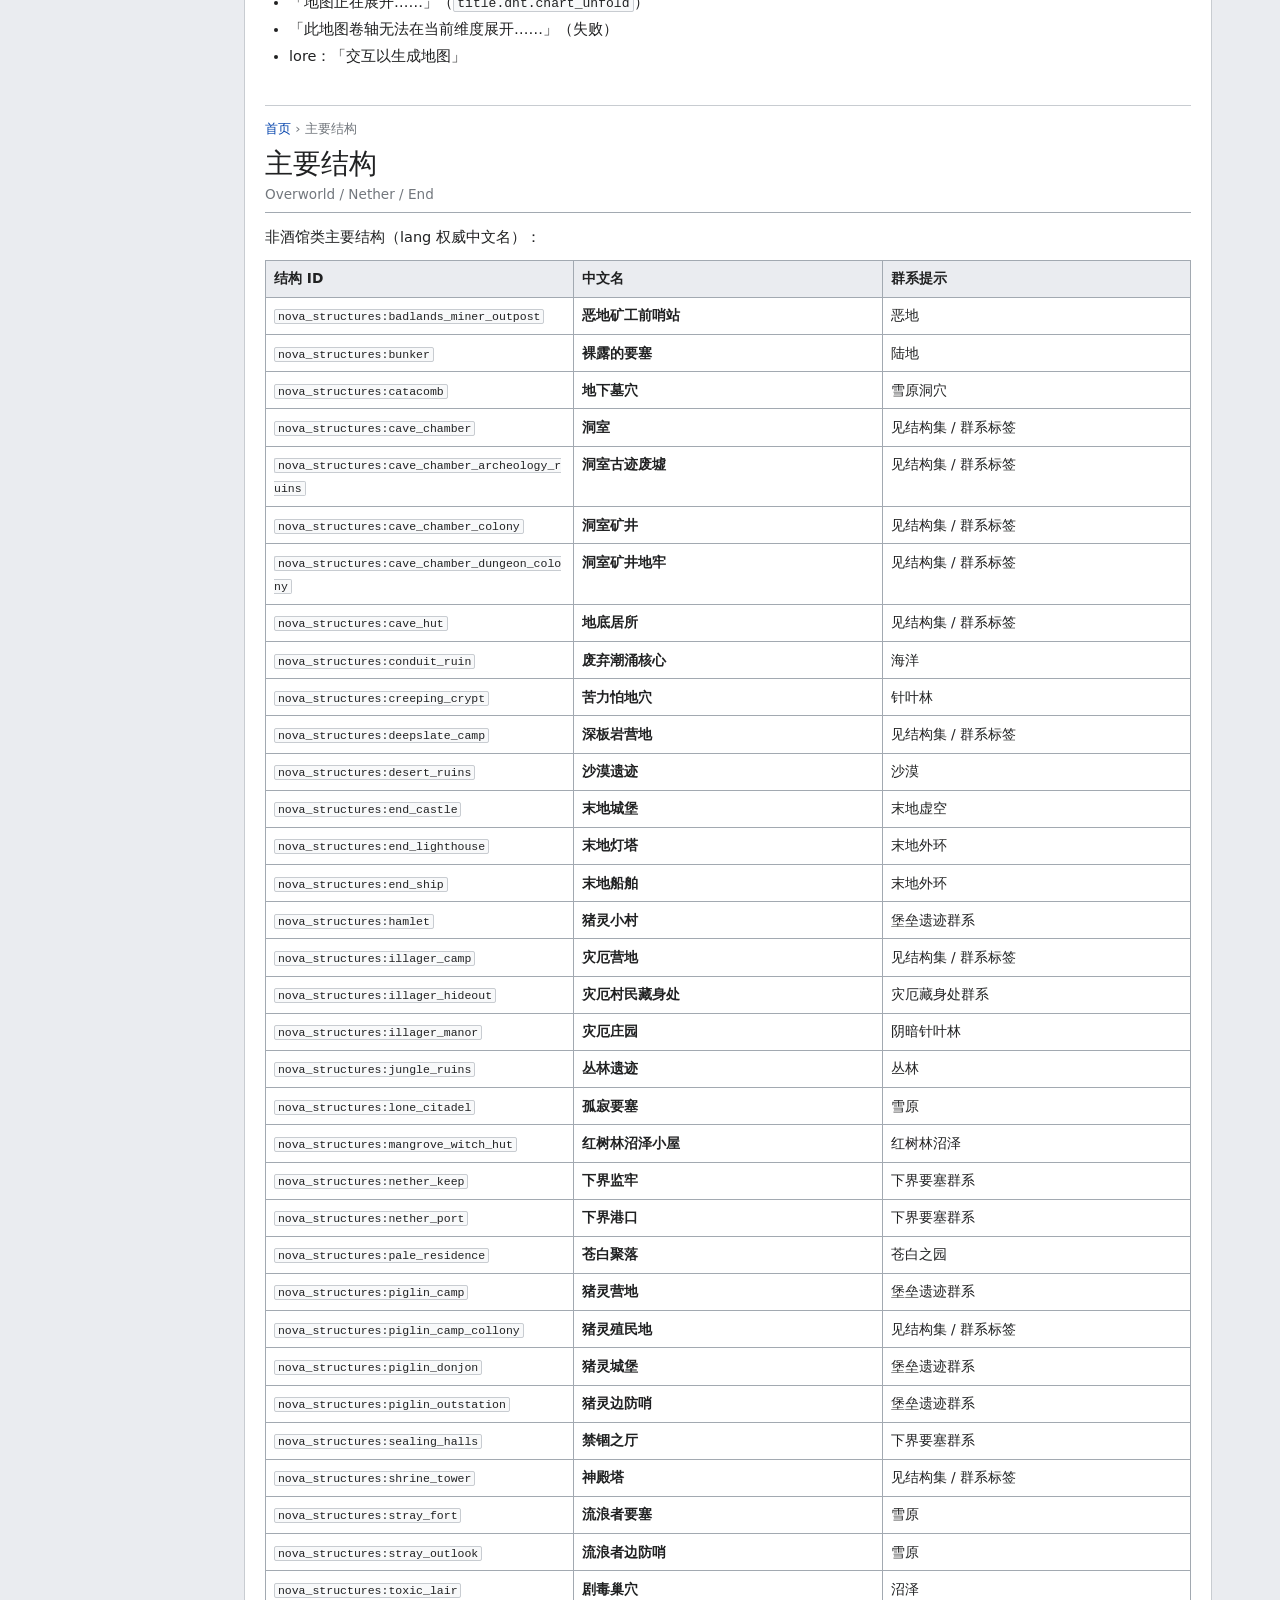
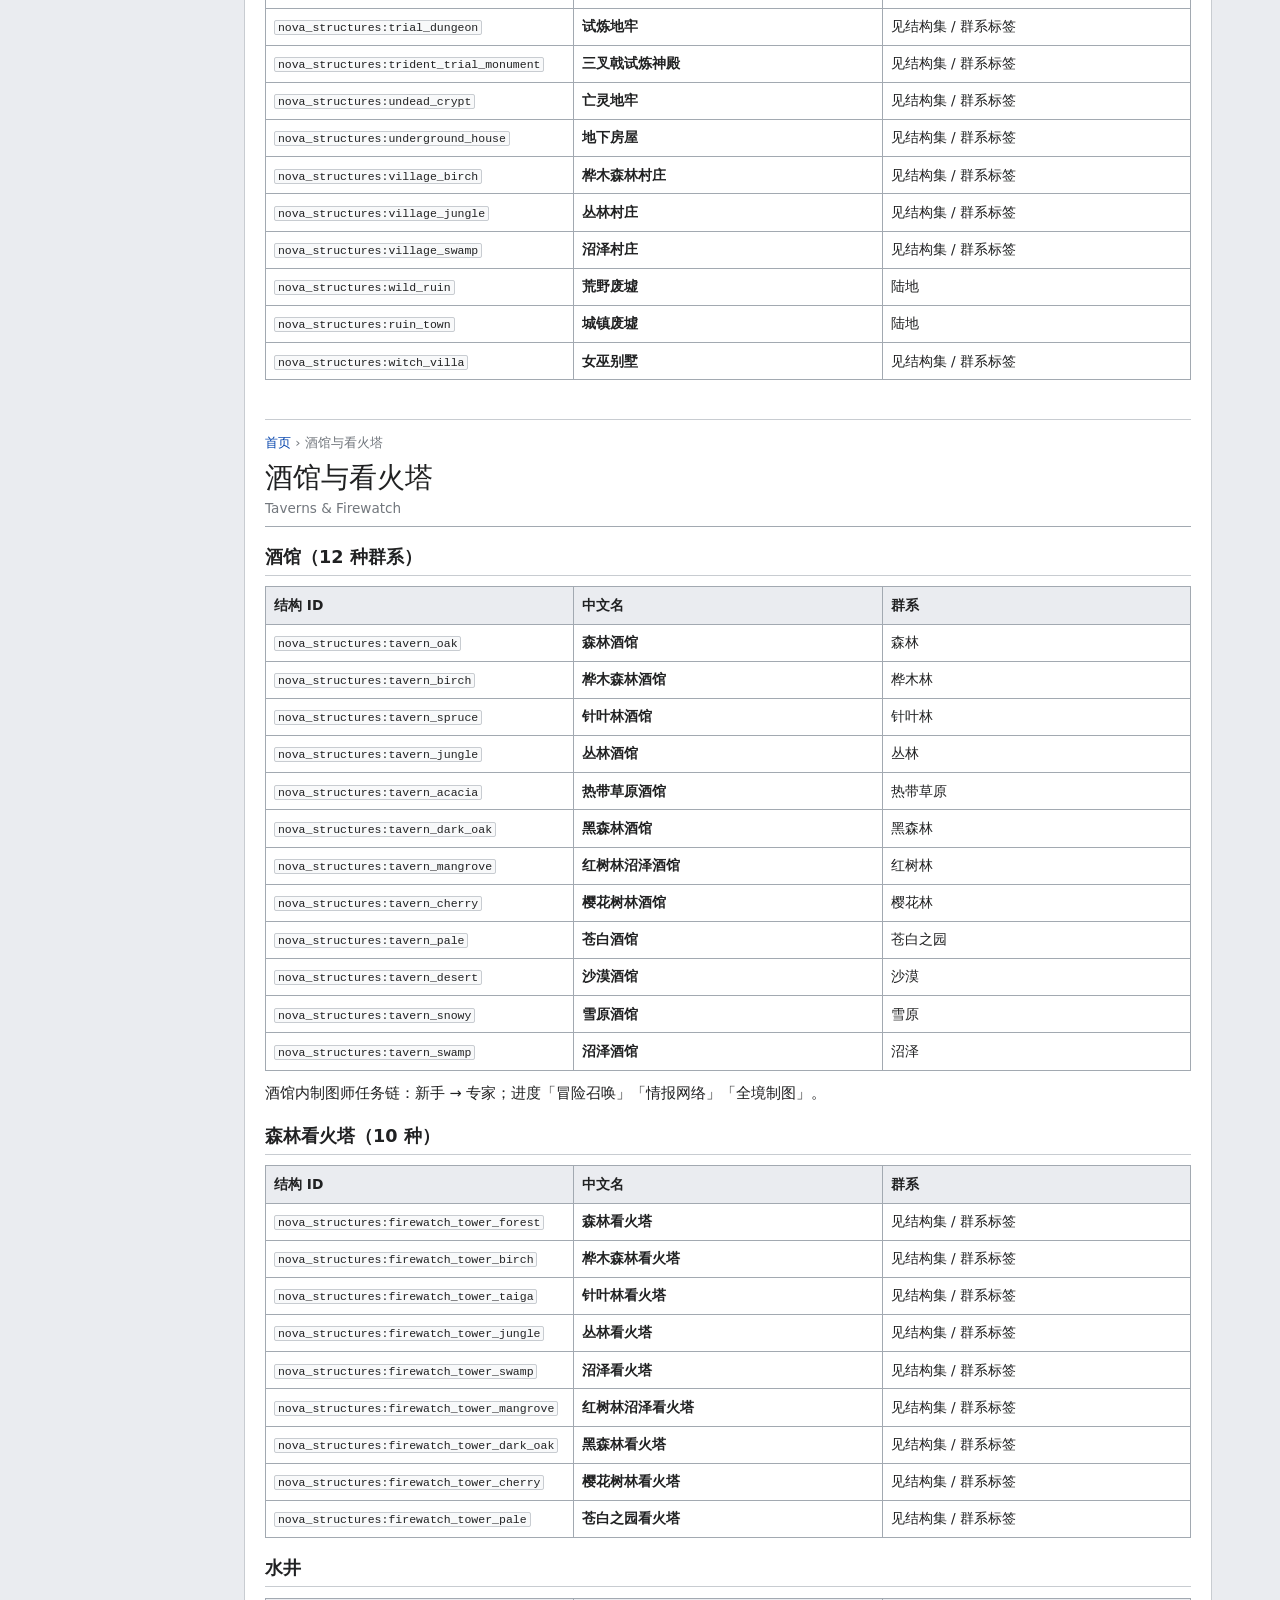
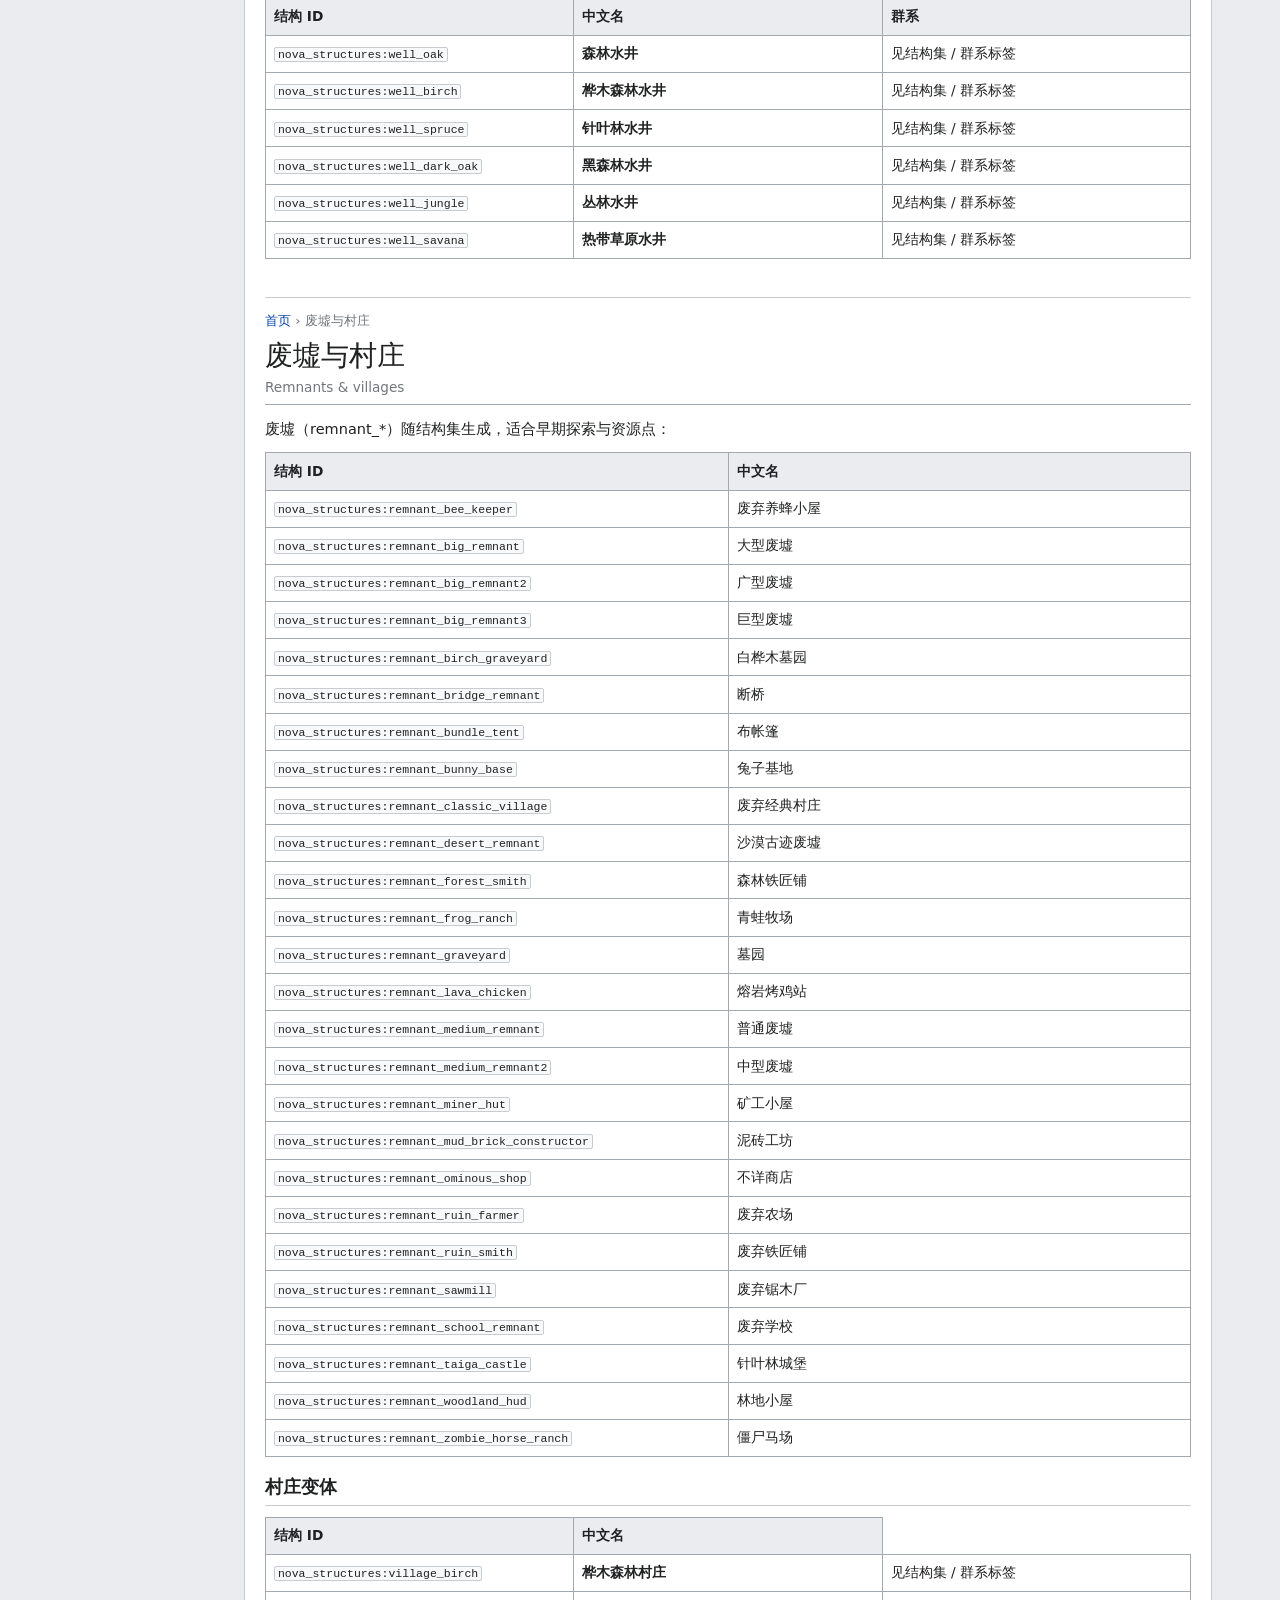
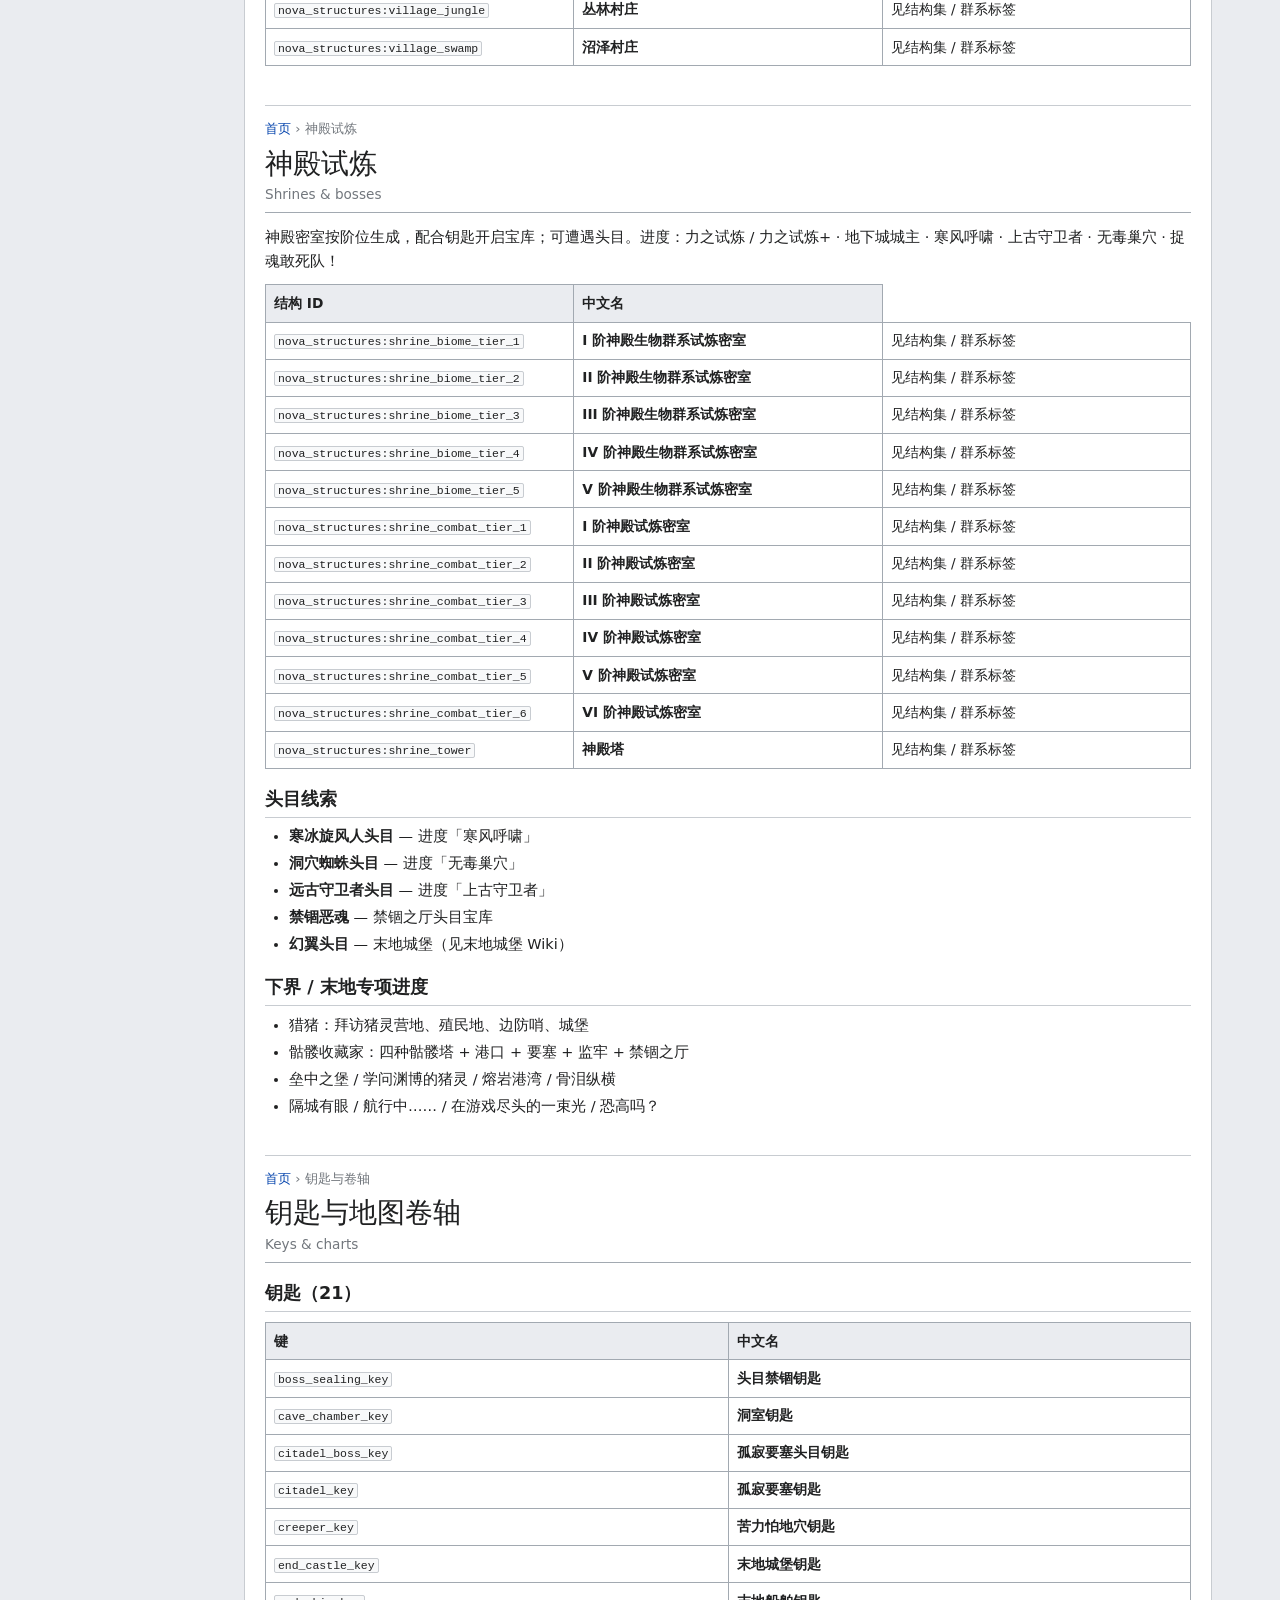
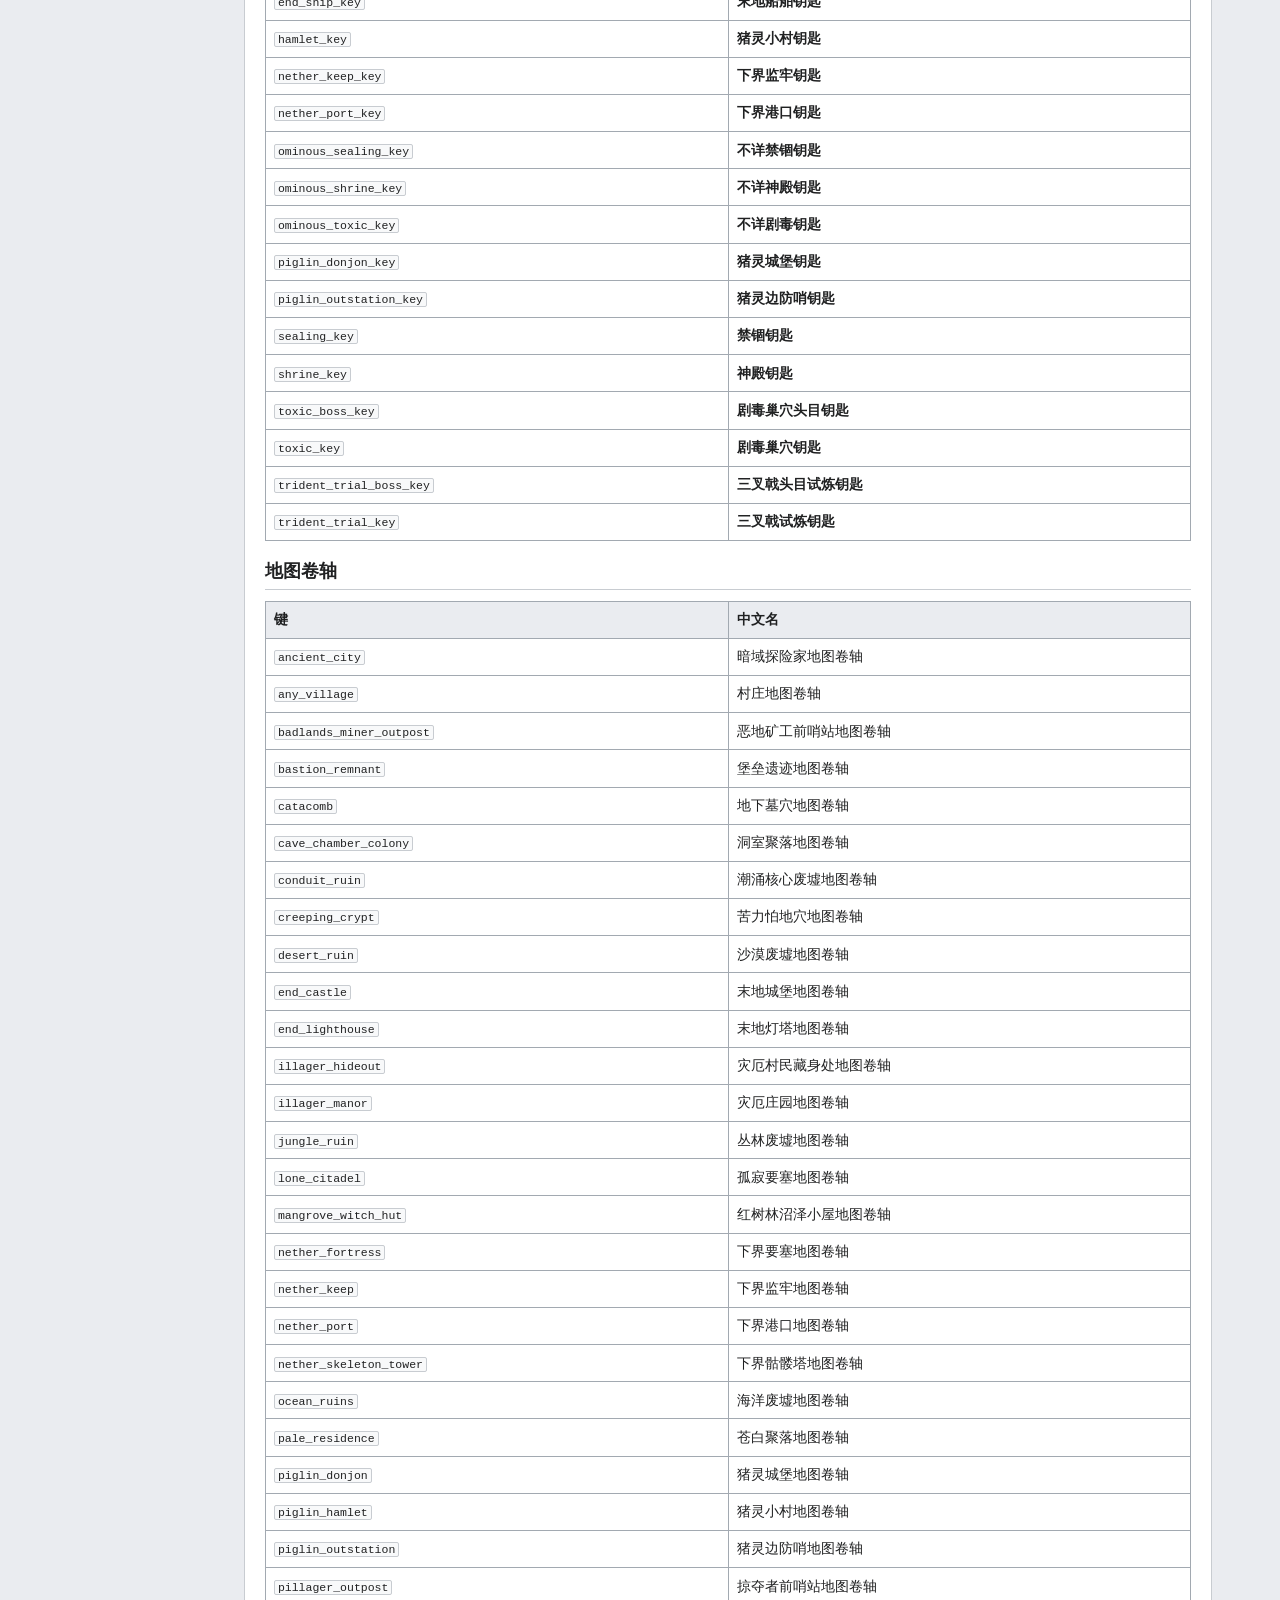
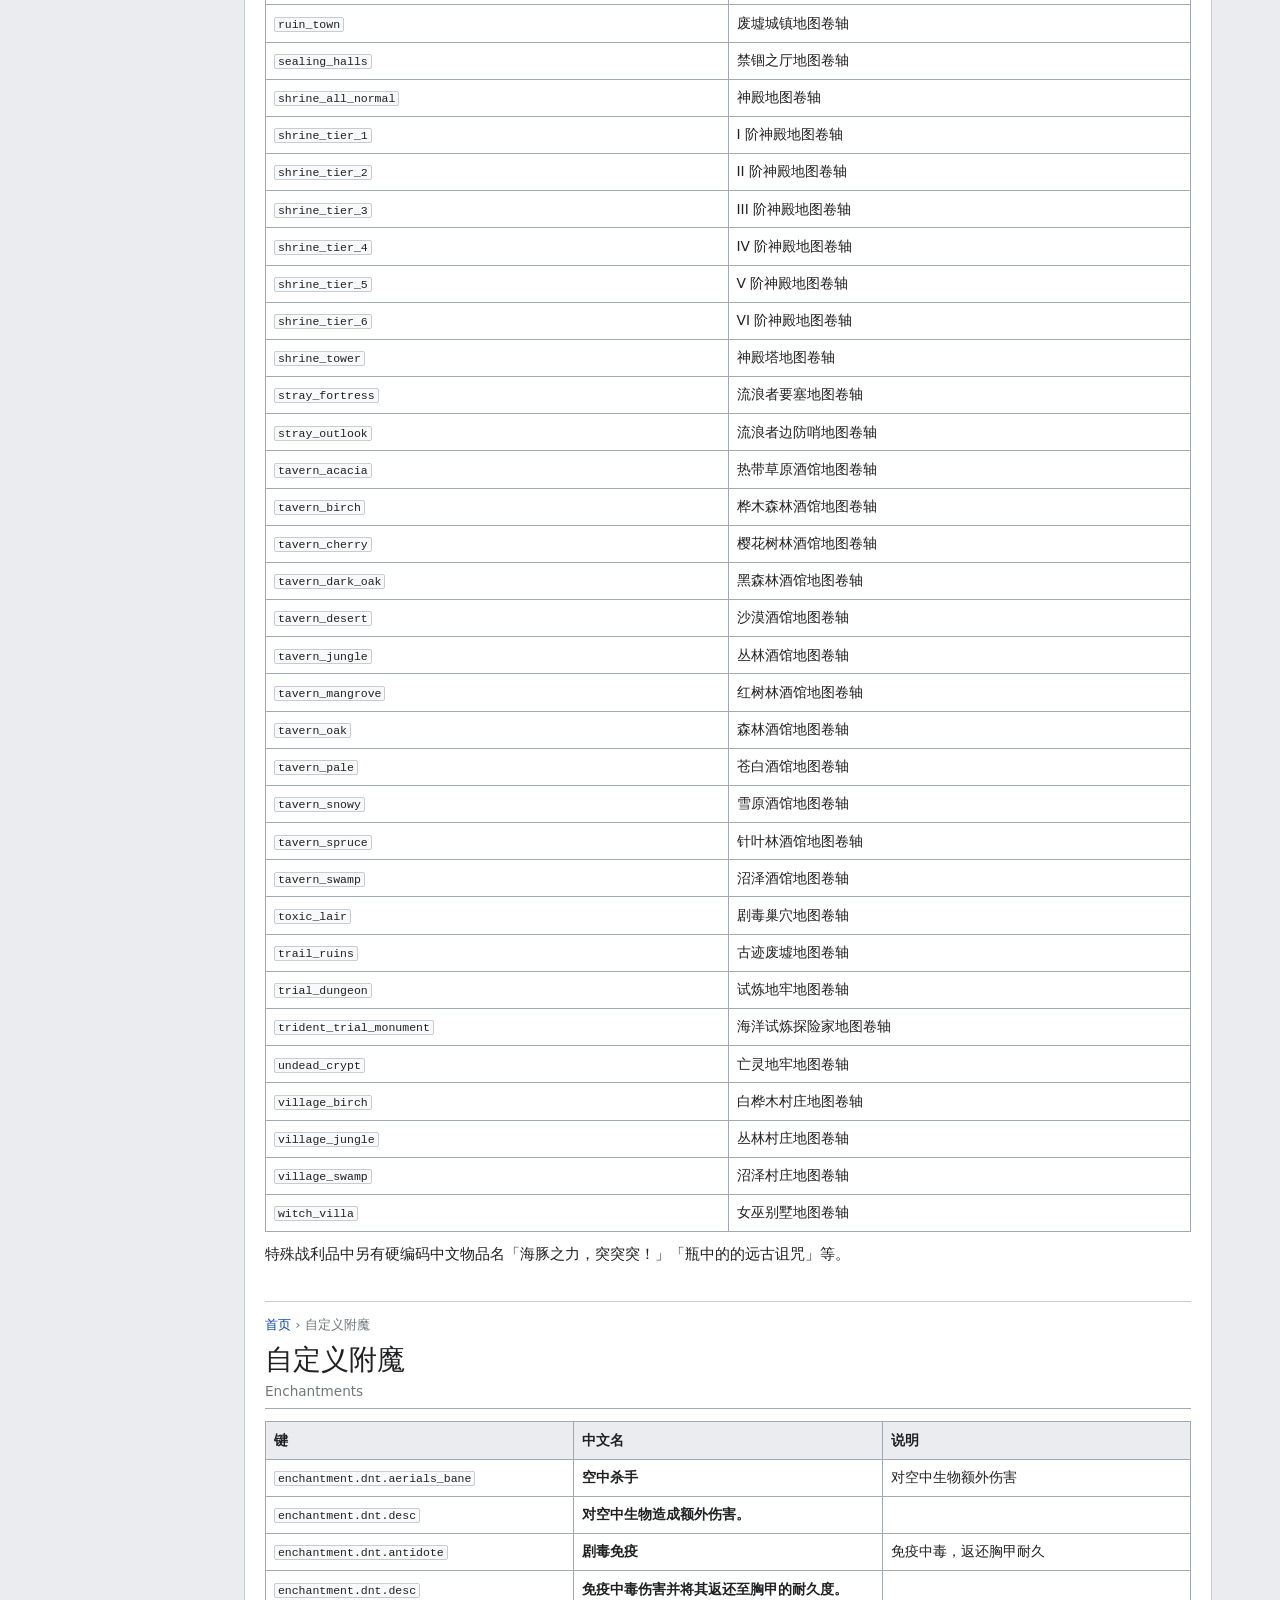
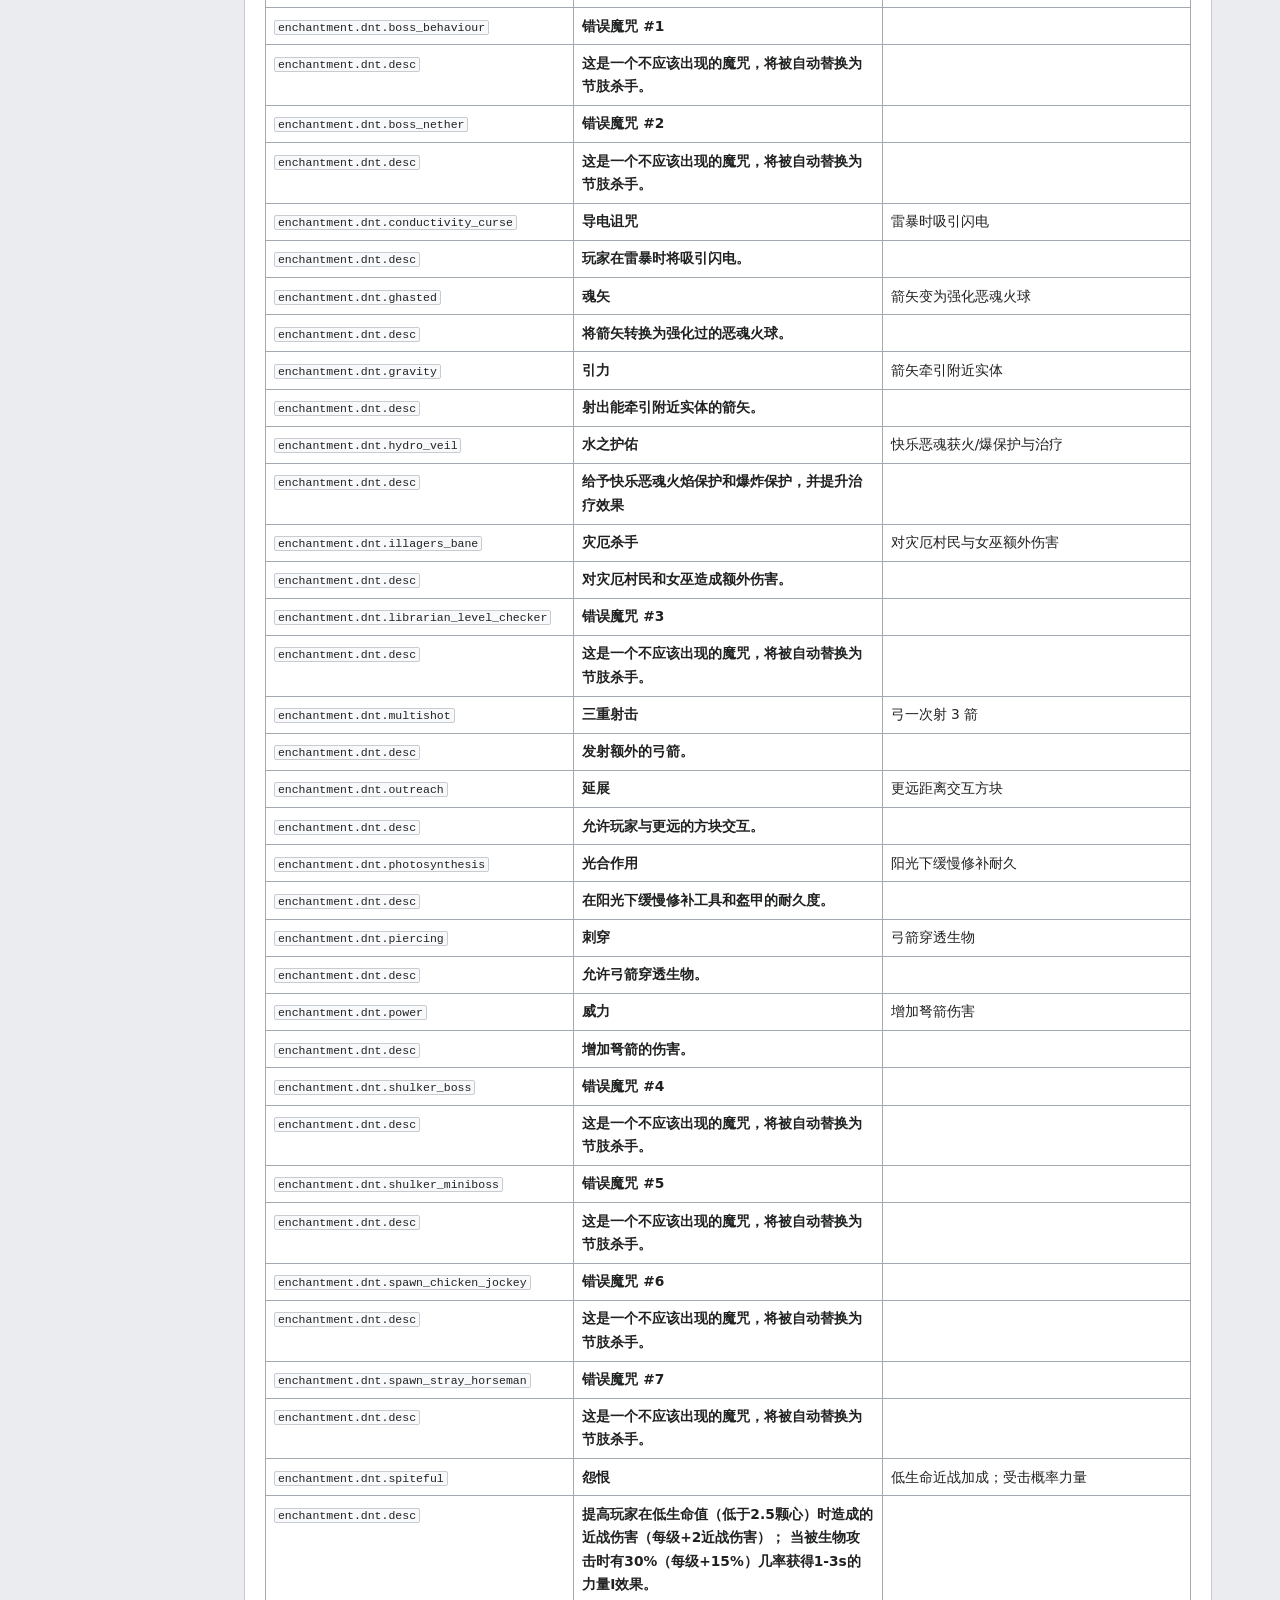
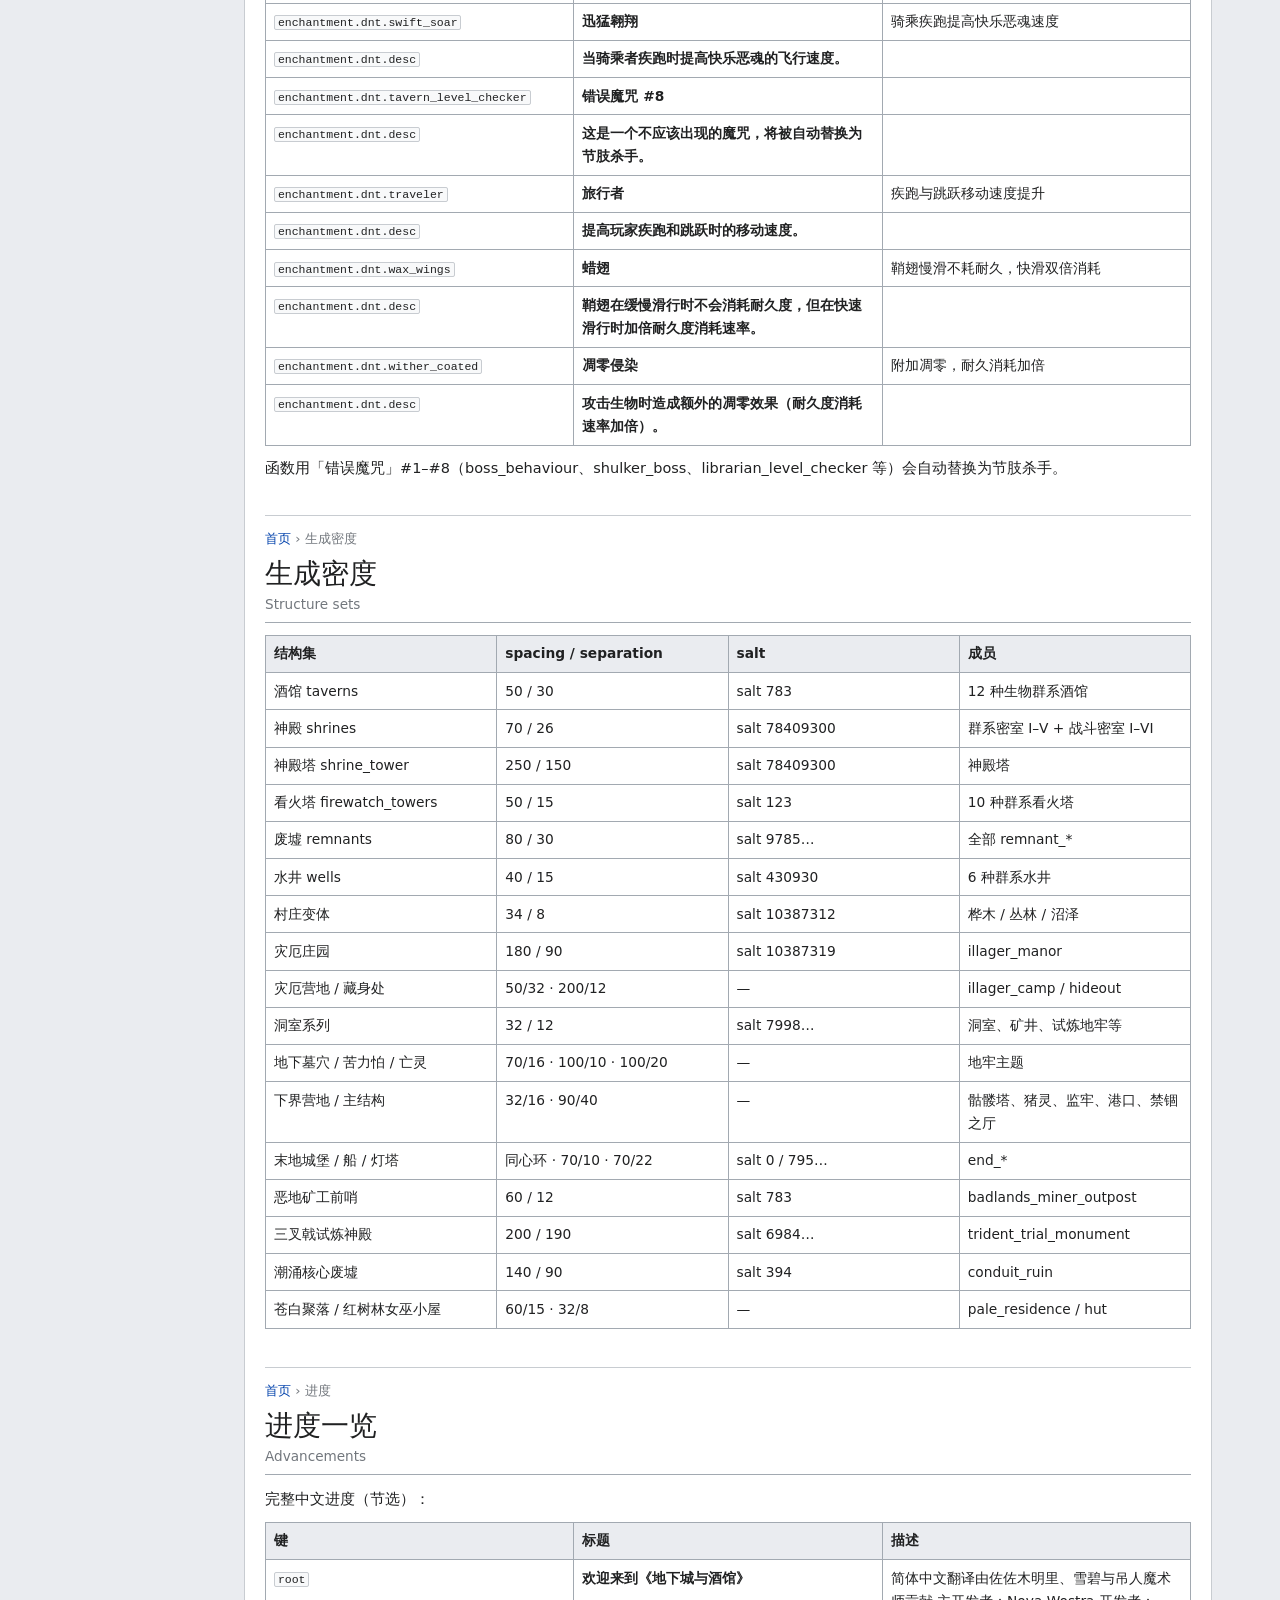
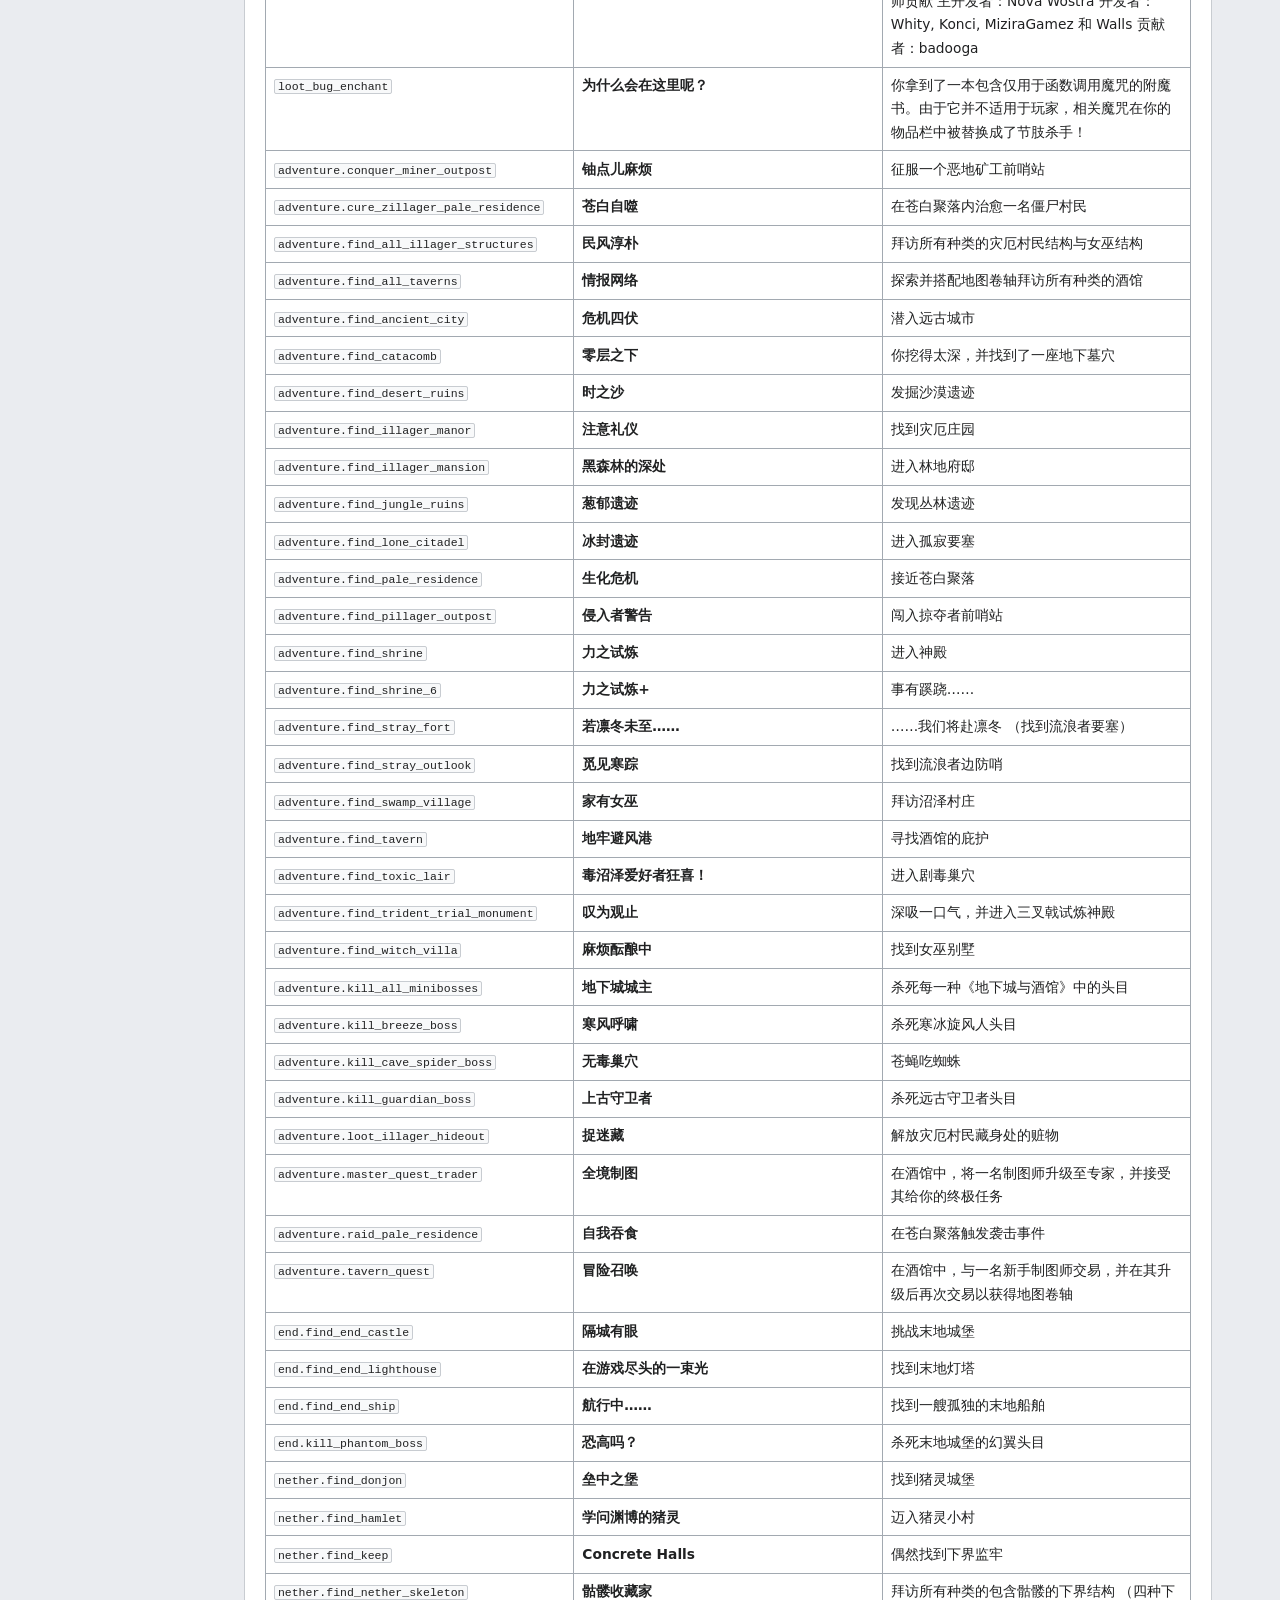
<file: DungeonsAndTaverns/index.html>
<!DOCTYPE html>
<html lang="zh-CN">
<head>
<meta charset="UTF-8" />
<meta name="viewport" content="width=device-width, initial-scale=1.0"/>
<title>地牢与酒馆 Wiki</title>
<meta name="description" content="地牢与酒馆（Dungeons and Taverns v5.1.0）中文百科 · WenServer 服务器数据包"/>
<link rel="icon" type="image/png" sizes="32x32" href="assets/favicon-32x32.png">
<link rel="icon" type="image/png" sizes="16x16" href="assets/favicon-16x16.png">
<link rel="apple-touch-icon" sizes="180x180" href="assets/apple-touch-icon.png">
<link rel="stylesheet" href="assets/app.css" />
</head>
<body>

<header class="wiki-header">
	<div class="inner">
		<a class="wiki-logo" href="../index.html">地牢与酒馆 Wiki<span>Dungeons and Taverns v5.1.0</span></a>
			<a class="site-home" href="https://ws.wenrongxx.top/">← 返回官网</a>
			<button type="button" class="toc-toggle" id="tocToggle">目录</button>
		<div class="wiki-search">
			<input type="search" id="searchBox" placeholder="搜索条目…" aria-label="搜索" />
			<button type="button" id="searchBtn">搜索</button>
		</div>
	</div>
</header>

<div class="wiki-shell" id="top">
	<aside class="wiki-sidebar" id="wikiSidebar">
			<div class="sb-top">
				<a class="back-home" href="../index.html">← 返回首页</a>
			</div>
		<div class="sb-title">目录</div>
		<ul>
			<li><a href="#introduction">简介</a></li>
			<li><a href="#systems">核心系统</a></li>
			<li><a href="#structures">主要结构</a></li>
			<li><a href="#taverns">酒馆与看火塔</a></li>
			<li><a href="#ruins">废墟与村庄</a></li>
			<li><a href="#shrine">神殿试炼</a></li>
			<li><a href="#keys">钥匙与地图卷轴</a></li>
			<li><a href="#enchantments">自定义附魔</a></li>
			<li><a href="#spacing">生成密度</a></li>
			<li><a href="#advancements">进度一览</a></li>
			<li><a href="#loot">战利品体系</a></li>
			<li><a href="#related">关联数据包</a></li>
			<li><a href="#mob-loot">怪物与掉落</a></li>
			<li><a href="#recipes">合成配方</a></li>
		</ul>
	</aside>
	<main class="wiki-content">
		<div class="back-bar">
			<span class="back-hub">WenServer Wiki</span>
		</div>

	<div id="searchPanel" class="search-panel" hidden>
		<div class="sr-head">
			<strong>搜索结果</strong>
			<span id="searchMeta" class="sr-meta"></span>
			<button type="button" id="searchClear" class="sr-clear">清除</button>
		</div>
		<p class="sr-hint">输入时只更新本列表，不会隐藏正文、也不会滚动页面。</p>
		<ol id="searchList" class="sr-list"></ol>
	</div>
	<div id="searchEmpty" class="search-empty" hidden>没有找到匹配的条目。</div>

	<article class="article" id="introduction" data-search="地牢与酒馆 Dungeons and Taverns v5.1.0 DnT 地牢 酒馆 Nova structures 任务 制图师">
		<div class="breadcrumbs"><a href="#top">首页</a> › 简介</div>
		<div class="article-header"><h1>地牢与酒馆</h1><div class="sub">Dungeons and Taverns v5.1.0</div></div>
		<div class="infobox"><div class="ib-title">地牢与酒馆</div><table><tr><td class="k">英文名</td><td class="v">Dungeons and Taverns v5.1.0</td></tr><tr><td class="k">命名空间</td><td class="v"><code>nova_structures</code> / lang <code>dnt</code></td></tr><tr><td class="k">结构数</td><td class="v">约 113 个自定义结构（+ 原版结构重制）</td></tr><tr><td class="k">附魔</td><td class="v">17+ 玩家附魔 + 函数用错误魔咒</td></tr><tr><td class="k">钥匙</td><td class="v">21 把（含不详变体）</td></tr><tr><td class="k">进度</td><td class="v">冒险 / 下界 / 末地 / 故事线 全中文</td></tr><tr><td class="k">简中翻译</td><td class="v">佐佐木明里、吊人魔术师（繁中：雪碧）</td></tr><tr><td class="k">主开发</td><td class="v">Nova Wostra · Whity Lee · Konci · Walls 等</td></tr><tr><td class="k">汉化合并</td><td class="v">WenServer 材质包</td></tr><tr><td class="k">关联包</td><td class="v">末地城堡独立包 · 废弃矿井大修</td></tr></table></div><p>《地牢与酒馆》（Dungeons and Taverns，DnT）大规模扩充主世界、下界与末地：酒馆、灾厄据点、猪灵聚落、神殿试炼、末地城堡、禁锢之厅等，并加入<strong>地图卷轴</strong>、<strong>钥匙宝库</strong>与<strong>酒馆任务制图师</strong>系统。</p><div class="note">中文名以数据包自带 <code>assets/dnt/lang/zh_cn.json</code>（5.1.0）为准。旧版 End-Castle 独立包中「孤独堡垒 / 末地船」等译名，本 Wiki 统一采用 5.1.0 的「孤寂要塞 / 末地船舶 / 下界监牢」。</div><h3>核心玩法</h3><ol class="numbered"><li>探索结构 → 获得<strong>地图卷轴</strong>或钥匙</li><li>在酒馆升级制图师，换取目标结构卷轴</li><li>用钥匙开启对应宝库（神殿 / 城堡 / 监牢等）</li><li>在秘密图书管理员处兑换专属附魔书</li><li>挑战头目并完成进度线</li></ol>
	</article>

	<article class="article" id="systems" data-search="核心系统 Mechanics 机制 任务 卷轴 钥匙 图书管理员 头目">
		<div class="breadcrumbs"><a href="#top">首页</a> › 核心系统</div>
		<div class="article-header"><h1>核心系统</h1><div class="sub">Mechanics</div></div>
		<div class="wiki-table-wrap"><table class="wiki"><tr><th>系统</th><th>说明</th></tr><tr><td>酒馆任务制图师</td><td>与新手制图师交易 → 升级后获得地图卷轴；专家级可接终极任务（进度「全境制图」）</td></tr><tr><td>地图卷轴</td><td>lore「交互以生成地图」；展开 actionbar「地图正在展开……」；错误维度提示「此地图卷轴无法在当前维度展开……」</td></tr><tr><td>钥匙宝库</td><td>21 把钥匙对应神殿/监牢/城堡/巢穴等宝库；不详（ominous）钥匙对应强化宝库</td></tr><tr><td>秘密图书管理员</td><td>结构中隐藏图书管理员，交易专属附魔书（进度「书虫」及各结构 librarian 进度）</td></tr><tr><td>头目</td><td>寒冰旋风人、洞穴蜘蛛、远古守卫者、禁锢恶魂、幻翼头目等；进度「地下城城主」需击败全部种类</td></tr><tr><td>快乐恶魂</td><td>可骑乘；染料可给挽具染色；附魔「迅猛翱翔」等与其相关</td></tr><tr><td>悦灵→恼鬼</td><td>Konci 实现的转化系统（credits）</td></tr><tr><td>函数用错误魔咒</td><td>仅函数调用的附魔会在玩家物品栏中被替换为节肢杀手</td></tr></table></div><h3>卷轴展开提示</h3><ul class="bullets"><li>「地图正在展开……」（<code>title.dnt.chart_unfold</code>）</li><li>「此地图卷轴无法在当前维度展开……」（失败）</li><li>lore：「交互以生成地图」</li></ul>
	</article>

	<article class="article" id="structures" data-search="主要结构 Overworld / Nether / End 结构 城堡 矿工 灾厄 猪灵 末地 禁锢之厅 地下墓穴">
		<div class="breadcrumbs"><a href="#top">首页</a> › 主要结构</div>
		<div class="article-header"><h1>主要结构</h1><div class="sub">Overworld / Nether / End</div></div>
		<p>非酒馆类主要结构（lang 权威中文名）：</p><div class="wiki-table-wrap"><table class="wiki"><tr><th>结构 ID</th><th>中文名</th><th>群系提示</th></tr><tr><td><code>nova_structures:badlands_miner_outpost</code></td><td><strong>恶地矿工前哨站</strong></td><td>恶地</td></tr><tr><td><code>nova_structures:bunker</code></td><td><strong>裸露的要塞</strong></td><td>陆地</td></tr><tr><td><code>nova_structures:catacomb</code></td><td><strong>地下墓穴</strong></td><td>雪原洞穴</td></tr><tr><td><code>nova_structures:cave_chamber</code></td><td><strong>洞室</strong></td><td>见结构集 / 群系标签</td></tr><tr><td><code>nova_structures:cave_chamber_archeology_ruins</code></td><td><strong>洞室古迹废墟</strong></td><td>见结构集 / 群系标签</td></tr><tr><td><code>nova_structures:cave_chamber_colony</code></td><td><strong>洞室矿井</strong></td><td>见结构集 / 群系标签</td></tr><tr><td><code>nova_structures:cave_chamber_dungeon_colony</code></td><td><strong>洞室矿井地牢</strong></td><td>见结构集 / 群系标签</td></tr><tr><td><code>nova_structures:cave_hut</code></td><td><strong>地底居所</strong></td><td>见结构集 / 群系标签</td></tr><tr><td><code>nova_structures:conduit_ruin</code></td><td><strong>废弃潮涌核心</strong></td><td>海洋</td></tr><tr><td><code>nova_structures:creeping_crypt</code></td><td><strong>苦力怕地穴</strong></td><td>针叶林</td></tr><tr><td><code>nova_structures:deepslate_camp</code></td><td><strong>深板岩营地</strong></td><td>见结构集 / 群系标签</td></tr><tr><td><code>nova_structures:desert_ruins</code></td><td><strong>沙漠遗迹</strong></td><td>沙漠</td></tr><tr><td><code>nova_structures:end_castle</code></td><td><strong>末地城堡</strong></td><td>末地虚空</td></tr><tr><td><code>nova_structures:end_lighthouse</code></td><td><strong>末地灯塔</strong></td><td>末地外环</td></tr><tr><td><code>nova_structures:end_ship</code></td><td><strong>末地船舶</strong></td><td>末地外环</td></tr><tr><td><code>nova_structures:hamlet</code></td><td><strong>猪灵小村</strong></td><td>堡垒遗迹群系</td></tr><tr><td><code>nova_structures:illager_camp</code></td><td><strong>灾厄营地</strong></td><td>见结构集 / 群系标签</td></tr><tr><td><code>nova_structures:illager_hideout</code></td><td><strong>灾厄村民藏身处</strong></td><td>灾厄藏身处群系</td></tr><tr><td><code>nova_structures:illager_manor</code></td><td><strong>灾厄庄园</strong></td><td>阴暗针叶林</td></tr><tr><td><code>nova_structures:jungle_ruins</code></td><td><strong>丛林遗迹</strong></td><td>丛林</td></tr><tr><td><code>nova_structures:lone_citadel</code></td><td><strong>孤寂要塞</strong></td><td>雪原</td></tr><tr><td><code>nova_structures:mangrove_witch_hut</code></td><td><strong>红树林沼泽小屋</strong></td><td>红树林沼泽</td></tr><tr><td><code>nova_structures:nether_keep</code></td><td><strong>下界监牢</strong></td><td>下界要塞群系</td></tr><tr><td><code>nova_structures:nether_port</code></td><td><strong>下界港口</strong></td><td>下界要塞群系</td></tr><tr><td><code>nova_structures:pale_residence</code></td><td><strong>苍白聚落</strong></td><td>苍白之园</td></tr><tr><td><code>nova_structures:piglin_camp</code></td><td><strong>猪灵营地</strong></td><td>堡垒遗迹群系</td></tr><tr><td><code>nova_structures:piglin_camp_collony</code></td><td><strong>猪灵殖民地</strong></td><td>见结构集 / 群系标签</td></tr><tr><td><code>nova_structures:piglin_donjon</code></td><td><strong>猪灵城堡</strong></td><td>堡垒遗迹群系</td></tr><tr><td><code>nova_structures:piglin_outstation</code></td><td><strong>猪灵边防哨</strong></td><td>堡垒遗迹群系</td></tr><tr><td><code>nova_structures:sealing_halls</code></td><td><strong>禁锢之厅</strong></td><td>下界要塞群系</td></tr><tr><td><code>nova_structures:shrine_tower</code></td><td><strong>神殿塔</strong></td><td>见结构集 / 群系标签</td></tr><tr><td><code>nova_structures:stray_fort</code></td><td><strong>流浪者要塞</strong></td><td>雪原</td></tr><tr><td><code>nova_structures:stray_outlook</code></td><td><strong>流浪者边防哨</strong></td><td>雪原</td></tr><tr><td><code>nova_structures:toxic_lair</code></td><td><strong>剧毒巢穴</strong></td><td>沼泽</td></tr><tr><td><code>nova_structures:trial_dungeon</code></td><td><strong>试炼地牢</strong></td><td>见结构集 / 群系标签</td></tr><tr><td><code>nova_structures:trident_trial_monument</code></td><td><strong>三叉戟试炼神殿</strong></td><td>见结构集 / 群系标签</td></tr><tr><td><code>nova_structures:undead_crypt</code></td><td><strong>亡灵地牢</strong></td><td>见结构集 / 群系标签</td></tr><tr><td><code>nova_structures:underground_house</code></td><td><strong>地下房屋</strong></td><td>见结构集 / 群系标签</td></tr><tr><td><code>nova_structures:village_birch</code></td><td><strong>桦木森林村庄</strong></td><td>见结构集 / 群系标签</td></tr><tr><td><code>nova_structures:village_jungle</code></td><td><strong>丛林村庄</strong></td><td>见结构集 / 群系标签</td></tr><tr><td><code>nova_structures:village_swamp</code></td><td><strong>沼泽村庄</strong></td><td>见结构集 / 群系标签</td></tr><tr><td><code>nova_structures:wild_ruin</code></td><td><strong>荒野废墟</strong></td><td>陆地</td></tr><tr><td><code>nova_structures:ruin_town</code></td><td><strong>城镇废墟</strong></td><td>陆地</td></tr><tr><td><code>nova_structures:witch_villa</code></td><td><strong>女巫别墅</strong></td><td>见结构集 / 群系标签</td></tr></table></div>
	</article>

	<article class="article" id="taverns" data-search="酒馆与看火塔 Taverns &amp; Firewatch 酒馆 看火塔 水井 制图师">
		<div class="breadcrumbs"><a href="#top">首页</a> › 酒馆与看火塔</div>
		<div class="article-header"><h1>酒馆与看火塔</h1><div class="sub">Taverns & Firewatch</div></div>
		<h3>酒馆（12 种群系）</h3><div class="wiki-table-wrap"><table class="wiki"><tr><th>结构 ID</th><th>中文名</th><th>群系</th></tr><tr><td><code>nova_structures:tavern_oak</code></td><td><strong>森林酒馆</strong></td><td>森林</td></tr><tr><td><code>nova_structures:tavern_birch</code></td><td><strong>桦木森林酒馆</strong></td><td>桦木林</td></tr><tr><td><code>nova_structures:tavern_spruce</code></td><td><strong>针叶林酒馆</strong></td><td>针叶林</td></tr><tr><td><code>nova_structures:tavern_jungle</code></td><td><strong>丛林酒馆</strong></td><td>丛林</td></tr><tr><td><code>nova_structures:tavern_acacia</code></td><td><strong>热带草原酒馆</strong></td><td>热带草原</td></tr><tr><td><code>nova_structures:tavern_dark_oak</code></td><td><strong>黑森林酒馆</strong></td><td>黑森林</td></tr><tr><td><code>nova_structures:tavern_mangrove</code></td><td><strong>红树林沼泽酒馆</strong></td><td>红树林</td></tr><tr><td><code>nova_structures:tavern_cherry</code></td><td><strong>樱花树林酒馆</strong></td><td>樱花林</td></tr><tr><td><code>nova_structures:tavern_pale</code></td><td><strong>苍白酒馆</strong></td><td>苍白之园</td></tr><tr><td><code>nova_structures:tavern_desert</code></td><td><strong>沙漠酒馆</strong></td><td>沙漠</td></tr><tr><td><code>nova_structures:tavern_snowy</code></td><td><strong>雪原酒馆</strong></td><td>雪原</td></tr><tr><td><code>nova_structures:tavern_swamp</code></td><td><strong>沼泽酒馆</strong></td><td>沼泽</td></tr></table></div><p>酒馆内制图师任务链：新手 → 专家；进度「冒险召唤」「情报网络」「全境制图」。</p><h3>森林看火塔（10 种）</h3><div class="wiki-table-wrap"><table class="wiki"><tr><th>结构 ID</th><th>中文名</th><th>群系</th></tr><tr><td><code>nova_structures:firewatch_tower_forest</code></td><td><strong>森林看火塔</strong></td><td>见结构集 / 群系标签</td></tr><tr><td><code>nova_structures:firewatch_tower_birch</code></td><td><strong>桦木森林看火塔</strong></td><td>见结构集 / 群系标签</td></tr><tr><td><code>nova_structures:firewatch_tower_taiga</code></td><td><strong>针叶林看火塔</strong></td><td>见结构集 / 群系标签</td></tr><tr><td><code>nova_structures:firewatch_tower_jungle</code></td><td><strong>丛林看火塔</strong></td><td>见结构集 / 群系标签</td></tr><tr><td><code>nova_structures:firewatch_tower_swamp</code></td><td><strong>沼泽看火塔</strong></td><td>见结构集 / 群系标签</td></tr><tr><td><code>nova_structures:firewatch_tower_mangrove</code></td><td><strong>红树林沼泽看火塔</strong></td><td>见结构集 / 群系标签</td></tr><tr><td><code>nova_structures:firewatch_tower_dark_oak</code></td><td><strong>黑森林看火塔</strong></td><td>见结构集 / 群系标签</td></tr><tr><td><code>nova_structures:firewatch_tower_cherry</code></td><td><strong>樱花树林看火塔</strong></td><td>见结构集 / 群系标签</td></tr><tr><td><code>nova_structures:firewatch_tower_pale</code></td><td><strong>苍白之园看火塔</strong></td><td>见结构集 / 群系标签</td></tr></table></div><h3>水井</h3><div class="wiki-table-wrap"><table class="wiki"><tr><th>结构 ID</th><th>中文名</th><th>群系</th></tr><tr><td><code>nova_structures:well_oak</code></td><td><strong>森林水井</strong></td><td>见结构集 / 群系标签</td></tr><tr><td><code>nova_structures:well_birch</code></td><td><strong>桦木森林水井</strong></td><td>见结构集 / 群系标签</td></tr><tr><td><code>nova_structures:well_spruce</code></td><td><strong>针叶林水井</strong></td><td>见结构集 / 群系标签</td></tr><tr><td><code>nova_structures:well_dark_oak</code></td><td><strong>黑森林水井</strong></td><td>见结构集 / 群系标签</td></tr><tr><td><code>nova_structures:well_jungle</code></td><td><strong>丛林水井</strong></td><td>见结构集 / 群系标签</td></tr><tr><td><code>nova_structures:well_savana</code></td><td><strong>热带草原水井</strong></td><td>见结构集 / 群系标签</td></tr></table></div>
	</article>

	<article class="article" id="ruins" data-search="废墟与村庄 Remnants &amp; villages 废墟 墓园 铁匠 村庄">
		<div class="breadcrumbs"><a href="#top">首页</a> › 废墟与村庄</div>
		<div class="article-header"><h1>废墟与村庄</h1><div class="sub">Remnants & villages</div></div>
		<p>废墟（remnant_*）随结构集生成，适合早期探索与资源点：</p><div class="wiki-table-wrap"><table class="wiki"><tr><th>结构 ID</th><th>中文名</th></tr><tr><td><code>nova_structures:remnant_bee_keeper</code></td><td>废弃养蜂小屋</td></tr><tr><td><code>nova_structures:remnant_big_remnant</code></td><td>大型废墟</td></tr><tr><td><code>nova_structures:remnant_big_remnant2</code></td><td>广型废墟</td></tr><tr><td><code>nova_structures:remnant_big_remnant3</code></td><td>巨型废墟</td></tr><tr><td><code>nova_structures:remnant_birch_graveyard</code></td><td>白桦木墓园</td></tr><tr><td><code>nova_structures:remnant_bridge_remnant</code></td><td>断桥</td></tr><tr><td><code>nova_structures:remnant_bundle_tent</code></td><td>布帐篷</td></tr><tr><td><code>nova_structures:remnant_bunny_base</code></td><td>兔子基地</td></tr><tr><td><code>nova_structures:remnant_classic_village</code></td><td>废弃经典村庄</td></tr><tr><td><code>nova_structures:remnant_desert_remnant</code></td><td>沙漠古迹废墟</td></tr><tr><td><code>nova_structures:remnant_forest_smith</code></td><td>森林铁匠铺</td></tr><tr><td><code>nova_structures:remnant_frog_ranch</code></td><td>青蛙牧场</td></tr><tr><td><code>nova_structures:remnant_graveyard</code></td><td>墓园</td></tr><tr><td><code>nova_structures:remnant_lava_chicken</code></td><td>熔岩烤鸡站</td></tr><tr><td><code>nova_structures:remnant_medium_remnant</code></td><td>普通废墟</td></tr><tr><td><code>nova_structures:remnant_medium_remnant2</code></td><td>中型废墟</td></tr><tr><td><code>nova_structures:remnant_miner_hut</code></td><td>矿工小屋</td></tr><tr><td><code>nova_structures:remnant_mud_brick_constructor</code></td><td>泥砖工坊</td></tr><tr><td><code>nova_structures:remnant_ominous_shop</code></td><td>不详商店</td></tr><tr><td><code>nova_structures:remnant_ruin_farmer</code></td><td>废弃农场</td></tr><tr><td><code>nova_structures:remnant_ruin_smith</code></td><td>废弃铁匠铺</td></tr><tr><td><code>nova_structures:remnant_sawmill</code></td><td>废弃锯木厂</td></tr><tr><td><code>nova_structures:remnant_school_remnant</code></td><td>废弃学校</td></tr><tr><td><code>nova_structures:remnant_taiga_castle</code></td><td>针叶林城堡</td></tr><tr><td><code>nova_structures:remnant_woodland_hud</code></td><td>林地小屋</td></tr><tr><td><code>nova_structures:remnant_zombie_horse_ranch</code></td><td>僵尸马场</td></tr></table></div><h3>村庄变体</h3><div class="wiki-table-wrap"><table class="wiki"><tr><th>结构 ID</th><th>中文名</th></tr><tr><td><code>nova_structures:village_birch</code></td><td><strong>桦木森林村庄</strong></td><td>见结构集 / 群系标签</td></tr><tr><td><code>nova_structures:village_jungle</code></td><td><strong>丛林村庄</strong></td><td>见结构集 / 群系标签</td></tr><tr><td><code>nova_structures:village_swamp</code></td><td><strong>沼泽村庄</strong></td><td>见结构集 / 群系标签</td></tr></table></div>
	</article>

	<article class="article" id="shrine" data-search="神殿试炼 Shrines &amp; bosses 神殿 试炼 钥匙 头目 宝库 猪灵 下界">
		<div class="breadcrumbs"><a href="#top">首页</a> › 神殿试炼</div>
		<div class="article-header"><h1>神殿试炼</h1><div class="sub">Shrines & bosses</div></div>
		<p>神殿密室按阶位生成，配合钥匙开启宝库；可遭遇头目。进度：力之试炼 / 力之试炼+ · 地下城城主 · 寒风呼啸 · 上古守卫者 · 无毒巢穴 · 捉魂敢死队！</p><div class="wiki-table-wrap"><table class="wiki"><tr><th>结构 ID</th><th>中文名</th></tr><tr><td><code>nova_structures:shrine_biome_tier_1</code></td><td><strong>I 阶神殿生物群系试炼密室</strong></td><td>见结构集 / 群系标签</td></tr><tr><td><code>nova_structures:shrine_biome_tier_2</code></td><td><strong>II 阶神殿生物群系试炼密室</strong></td><td>见结构集 / 群系标签</td></tr><tr><td><code>nova_structures:shrine_biome_tier_3</code></td><td><strong>III 阶神殿生物群系试炼密室</strong></td><td>见结构集 / 群系标签</td></tr><tr><td><code>nova_structures:shrine_biome_tier_4</code></td><td><strong>IV 阶神殿生物群系试炼密室</strong></td><td>见结构集 / 群系标签</td></tr><tr><td><code>nova_structures:shrine_biome_tier_5</code></td><td><strong>V 阶神殿生物群系试炼密室</strong></td><td>见结构集 / 群系标签</td></tr><tr><td><code>nova_structures:shrine_combat_tier_1</code></td><td><strong>I 阶神殿试炼密室</strong></td><td>见结构集 / 群系标签</td></tr><tr><td><code>nova_structures:shrine_combat_tier_2</code></td><td><strong>II 阶神殿试炼密室</strong></td><td>见结构集 / 群系标签</td></tr><tr><td><code>nova_structures:shrine_combat_tier_3</code></td><td><strong>III 阶神殿试炼密室</strong></td><td>见结构集 / 群系标签</td></tr><tr><td><code>nova_structures:shrine_combat_tier_4</code></td><td><strong>IV 阶神殿试炼密室</strong></td><td>见结构集 / 群系标签</td></tr><tr><td><code>nova_structures:shrine_combat_tier_5</code></td><td><strong>V 阶神殿试炼密室</strong></td><td>见结构集 / 群系标签</td></tr><tr><td><code>nova_structures:shrine_combat_tier_6</code></td><td><strong>VI 阶神殿试炼密室</strong></td><td>见结构集 / 群系标签</td></tr><tr><td><code>nova_structures:shrine_tower</code></td><td><strong>神殿塔</strong></td><td>见结构集 / 群系标签</td></tr></table></div><h3>头目线索</h3><ul class="bullets"><li><strong>寒冰旋风人头目</strong> — 进度「寒风呼啸」</li><li><strong>洞穴蜘蛛头目</strong> — 进度「无毒巢穴」</li><li><strong>远古守卫者头目</strong> — 进度「上古守卫者」</li><li><strong>禁锢恶魂</strong> — 禁锢之厅头目宝库</li><li><strong>幻翼头目</strong> — 末地城堡（见末地城堡 Wiki）</li></ul><h3>下界 / 末地专项进度</h3><ul class="bullets"><li>猎猪：拜访猪灵营地、殖民地、边防哨、城堡</li><li>骷髅收藏家：四种骷髅塔 + 港口 + 要塞 + 监牢 + 禁锢之厅</li><li>垒中之堡 / 学问渊博的猪灵 / 熔岩港湾 / 骨泪纵横</li><li>隔城有眼 / 航行中…… / 在游戏尽头的一束光 / 恐高吗？</li></ul>
	</article>

	<article class="article" id="keys" data-search="钥匙与地图卷轴 Keys &amp; charts 钥匙 卷轴 地图 末地城堡 神殿 猪灵">
		<div class="breadcrumbs"><a href="#top">首页</a> › 钥匙与卷轴</div>
		<div class="article-header"><h1>钥匙与地图卷轴</h1><div class="sub">Keys & charts</div></div>
		<h3>钥匙（21）</h3><div class="wiki-table-wrap"><table class="wiki"><tr><th>键</th><th>中文名</th></tr><tr><td><code>boss_sealing_key</code></td><td><strong>头目禁锢钥匙</strong></td></tr><tr><td><code>cave_chamber_key</code></td><td><strong>洞室钥匙</strong></td></tr><tr><td><code>citadel_boss_key</code></td><td><strong>孤寂要塞头目钥匙</strong></td></tr><tr><td><code>citadel_key</code></td><td><strong>孤寂要塞钥匙</strong></td></tr><tr><td><code>creeper_key</code></td><td><strong>苦力怕地穴钥匙</strong></td></tr><tr><td><code>end_castle_key</code></td><td><strong>末地城堡钥匙</strong></td></tr><tr><td><code>end_ship_key</code></td><td><strong>末地船舶钥匙</strong></td></tr><tr><td><code>hamlet_key</code></td><td><strong>猪灵小村钥匙</strong></td></tr><tr><td><code>nether_keep_key</code></td><td><strong>下界监牢钥匙</strong></td></tr><tr><td><code>nether_port_key</code></td><td><strong>下界港口钥匙</strong></td></tr><tr><td><code>ominous_sealing_key</code></td><td><strong>不详禁锢钥匙</strong></td></tr><tr><td><code>ominous_shrine_key</code></td><td><strong>不详神殿钥匙</strong></td></tr><tr><td><code>ominous_toxic_key</code></td><td><strong>不详剧毒钥匙</strong></td></tr><tr><td><code>piglin_donjon_key</code></td><td><strong>猪灵城堡钥匙</strong></td></tr><tr><td><code>piglin_outstation_key</code></td><td><strong>猪灵边防哨钥匙</strong></td></tr><tr><td><code>sealing_key</code></td><td><strong>禁锢钥匙</strong></td></tr><tr><td><code>shrine_key</code></td><td><strong>神殿钥匙</strong></td></tr><tr><td><code>toxic_boss_key</code></td><td><strong>剧毒巢穴头目钥匙</strong></td></tr><tr><td><code>toxic_key</code></td><td><strong>剧毒巢穴钥匙</strong></td></tr><tr><td><code>trident_trial_boss_key</code></td><td><strong>三叉戟头目试炼钥匙</strong></td></tr><tr><td><code>trident_trial_key</code></td><td><strong>三叉戟试炼钥匙</strong></td></tr></table></div><h3>地图卷轴</h3><div class="wiki-table-wrap"><table class="wiki"><tr><th>键</th><th>中文名</th></tr><tr><td><code>ancient_city</code></td><td>暗域探险家地图卷轴</td></tr><tr><td><code>any_village</code></td><td>村庄地图卷轴</td></tr><tr><td><code>badlands_miner_outpost</code></td><td>恶地矿工前哨站地图卷轴</td></tr><tr><td><code>bastion_remnant</code></td><td>堡垒遗迹地图卷轴</td></tr><tr><td><code>catacomb</code></td><td>地下墓穴地图卷轴</td></tr><tr><td><code>cave_chamber_colony</code></td><td>洞室聚落地图卷轴</td></tr><tr><td><code>conduit_ruin</code></td><td>潮涌核心废墟地图卷轴</td></tr><tr><td><code>creeping_crypt</code></td><td>苦力怕地穴地图卷轴</td></tr><tr><td><code>desert_ruin</code></td><td>沙漠废墟地图卷轴</td></tr><tr><td><code>end_castle</code></td><td>末地城堡地图卷轴</td></tr><tr><td><code>end_lighthouse</code></td><td>末地灯塔地图卷轴</td></tr><tr><td><code>illager_hideout</code></td><td>灾厄村民藏身处地图卷轴</td></tr><tr><td><code>illager_manor</code></td><td>灾厄庄园地图卷轴</td></tr><tr><td><code>jungle_ruin</code></td><td>丛林废墟地图卷轴</td></tr><tr><td><code>lone_citadel</code></td><td>孤寂要塞地图卷轴</td></tr><tr><td><code>mangrove_witch_hut</code></td><td>红树林沼泽小屋地图卷轴</td></tr><tr><td><code>nether_fortress</code></td><td>下界要塞地图卷轴</td></tr><tr><td><code>nether_keep</code></td><td>下界监牢地图卷轴</td></tr><tr><td><code>nether_port</code></td><td>下界港口地图卷轴</td></tr><tr><td><code>nether_skeleton_tower</code></td><td>下界骷髅塔地图卷轴</td></tr><tr><td><code>ocean_ruins</code></td><td>海洋废墟地图卷轴</td></tr><tr><td><code>pale_residence</code></td><td>苍白聚落地图卷轴</td></tr><tr><td><code>piglin_donjon</code></td><td>猪灵城堡地图卷轴</td></tr><tr><td><code>piglin_hamlet</code></td><td>猪灵小村地图卷轴</td></tr><tr><td><code>piglin_outstation</code></td><td>猪灵边防哨地图卷轴</td></tr><tr><td><code>pillager_outpost</code></td><td>掠夺者前哨站地图卷轴</td></tr><tr><td><code>ruin_town</code></td><td>废墟城镇地图卷轴</td></tr><tr><td><code>sealing_halls</code></td><td>禁锢之厅地图卷轴</td></tr><tr><td><code>shrine_all_normal</code></td><td>神殿地图卷轴</td></tr><tr><td><code>shrine_tier_1</code></td><td>I 阶神殿地图卷轴</td></tr><tr><td><code>shrine_tier_2</code></td><td>II 阶神殿地图卷轴</td></tr><tr><td><code>shrine_tier_3</code></td><td>III 阶神殿地图卷轴</td></tr><tr><td><code>shrine_tier_4</code></td><td>IV 阶神殿地图卷轴</td></tr><tr><td><code>shrine_tier_5</code></td><td>V 阶神殿地图卷轴</td></tr><tr><td><code>shrine_tier_6</code></td><td>VI 阶神殿地图卷轴</td></tr><tr><td><code>shrine_tower</code></td><td>神殿塔地图卷轴</td></tr><tr><td><code>stray_fortress</code></td><td>流浪者要塞地图卷轴</td></tr><tr><td><code>stray_outlook</code></td><td>流浪者边防哨地图卷轴</td></tr><tr><td><code>tavern_acacia</code></td><td>热带草原酒馆地图卷轴</td></tr><tr><td><code>tavern_birch</code></td><td>桦木森林酒馆地图卷轴</td></tr><tr><td><code>tavern_cherry</code></td><td>樱花树林酒馆地图卷轴</td></tr><tr><td><code>tavern_dark_oak</code></td><td>黑森林酒馆地图卷轴</td></tr><tr><td><code>tavern_desert</code></td><td>沙漠酒馆地图卷轴</td></tr><tr><td><code>tavern_jungle</code></td><td>丛林酒馆地图卷轴</td></tr><tr><td><code>tavern_mangrove</code></td><td>红树林酒馆地图卷轴</td></tr><tr><td><code>tavern_oak</code></td><td>森林酒馆地图卷轴</td></tr><tr><td><code>tavern_pale</code></td><td>苍白酒馆地图卷轴</td></tr><tr><td><code>tavern_snowy</code></td><td>雪原酒馆地图卷轴</td></tr><tr><td><code>tavern_spruce</code></td><td>针叶林酒馆地图卷轴</td></tr><tr><td><code>tavern_swamp</code></td><td>沼泽酒馆地图卷轴</td></tr><tr><td><code>toxic_lair</code></td><td>剧毒巢穴地图卷轴</td></tr><tr><td><code>trail_ruins</code></td><td>古迹废墟地图卷轴</td></tr><tr><td><code>trial_dungeon</code></td><td>试炼地牢地图卷轴</td></tr><tr><td><code>trident_trial_monument</code></td><td>海洋试炼探险家地图卷轴</td></tr><tr><td><code>undead_crypt</code></td><td>亡灵地牢地图卷轴</td></tr><tr><td><code>village_birch</code></td><td>白桦木村庄地图卷轴</td></tr><tr><td><code>village_jungle</code></td><td>丛林村庄地图卷轴</td></tr><tr><td><code>village_swamp</code></td><td>沼泽村庄地图卷轴</td></tr><tr><td><code>witch_villa</code></td><td>女巫别墅地图卷轴</td></tr></table></div><p class="muted">特殊战利品中另有硬编码中文物品名「海豚之力，突突突！」「瓶中的的远古诅咒」等。</p>
	</article>

	<article class="article" id="enchantments" data-search="自定义附魔 Enchantments 附魔 引力 蜡翅 魂矢 灾厄杀手 迅猛翱翔">
		<div class="breadcrumbs"><a href="#top">首页</a> › 自定义附魔</div>
		<div class="article-header"><h1>自定义附魔</h1><div class="sub">Enchantments</div></div>
		<div class="wiki-table-wrap"><table class="wiki"><tr><th>键</th><th>中文名</th><th>说明</th></tr><tr><td><code>enchantment.dnt.aerials_bane</code></td><td><strong>空中杀手</strong></td><td>对空中生物额外伤害</td></tr><tr><td><code>enchantment.dnt.desc</code></td><td><strong>对空中生物造成额外伤害。</strong></td><td></td></tr><tr><td><code>enchantment.dnt.antidote</code></td><td><strong>剧毒免疫</strong></td><td>免疫中毒，返还胸甲耐久</td></tr><tr><td><code>enchantment.dnt.desc</code></td><td><strong>免疫中毒伤害并将其返还至胸甲的耐久度。</strong></td><td></td></tr><tr><td><code>enchantment.dnt.boss_behaviour</code></td><td><strong>错误魔咒 #1</strong></td><td></td></tr><tr><td><code>enchantment.dnt.desc</code></td><td><strong>这是一个不应该出现的魔咒，将被自动替换为节肢杀手。</strong></td><td></td></tr><tr><td><code>enchantment.dnt.boss_nether</code></td><td><strong>错误魔咒 #2</strong></td><td></td></tr><tr><td><code>enchantment.dnt.desc</code></td><td><strong>这是一个不应该出现的魔咒，将被自动替换为节肢杀手。</strong></td><td></td></tr><tr><td><code>enchantment.dnt.conductivity_curse</code></td><td><strong>导电诅咒</strong></td><td>雷暴时吸引闪电</td></tr><tr><td><code>enchantment.dnt.desc</code></td><td><strong>玩家在雷暴时将吸引闪电。</strong></td><td></td></tr><tr><td><code>enchantment.dnt.ghasted</code></td><td><strong>魂矢</strong></td><td>箭矢变为强化恶魂火球</td></tr><tr><td><code>enchantment.dnt.desc</code></td><td><strong>将箭矢转换为强化过的恶魂火球。</strong></td><td></td></tr><tr><td><code>enchantment.dnt.gravity</code></td><td><strong>引力</strong></td><td>箭矢牵引附近实体</td></tr><tr><td><code>enchantment.dnt.desc</code></td><td><strong>射出能牵引附近实体的箭矢。</strong></td><td></td></tr><tr><td><code>enchantment.dnt.hydro_veil</code></td><td><strong>水之护佑</strong></td><td>快乐恶魂获火/爆保护与治疗</td></tr><tr><td><code>enchantment.dnt.desc</code></td><td><strong>给予快乐恶魂火焰保护和爆炸保护，并提升治疗效果</strong></td><td></td></tr><tr><td><code>enchantment.dnt.illagers_bane</code></td><td><strong>灾厄杀手</strong></td><td>对灾厄村民与女巫额外伤害</td></tr><tr><td><code>enchantment.dnt.desc</code></td><td><strong>对灾厄村民和女巫造成额外伤害。</strong></td><td></td></tr><tr><td><code>enchantment.dnt.librarian_level_checker</code></td><td><strong>错误魔咒 #3</strong></td><td></td></tr><tr><td><code>enchantment.dnt.desc</code></td><td><strong>这是一个不应该出现的魔咒，将被自动替换为节肢杀手。</strong></td><td></td></tr><tr><td><code>enchantment.dnt.multishot</code></td><td><strong>三重射击</strong></td><td>弓一次射 3 箭</td></tr><tr><td><code>enchantment.dnt.desc</code></td><td><strong>发射额外的弓箭。</strong></td><td></td></tr><tr><td><code>enchantment.dnt.outreach</code></td><td><strong>延展</strong></td><td>更远距离交互方块</td></tr><tr><td><code>enchantment.dnt.desc</code></td><td><strong>允许玩家与更远的方块交互。</strong></td><td></td></tr><tr><td><code>enchantment.dnt.photosynthesis</code></td><td><strong>光合作用</strong></td><td>阳光下缓慢修补耐久</td></tr><tr><td><code>enchantment.dnt.desc</code></td><td><strong>在阳光下缓慢修补工具和盔甲的耐久度。</strong></td><td></td></tr><tr><td><code>enchantment.dnt.piercing</code></td><td><strong>刺穿</strong></td><td>弓箭穿透生物</td></tr><tr><td><code>enchantment.dnt.desc</code></td><td><strong>允许弓箭穿透生物。</strong></td><td></td></tr><tr><td><code>enchantment.dnt.power</code></td><td><strong>威力</strong></td><td>增加弩箭伤害</td></tr><tr><td><code>enchantment.dnt.desc</code></td><td><strong>增加弩箭的伤害。</strong></td><td></td></tr><tr><td><code>enchantment.dnt.shulker_boss</code></td><td><strong>错误魔咒 #4</strong></td><td></td></tr><tr><td><code>enchantment.dnt.desc</code></td><td><strong>这是一个不应该出现的魔咒，将被自动替换为节肢杀手。</strong></td><td></td></tr><tr><td><code>enchantment.dnt.shulker_miniboss</code></td><td><strong>错误魔咒 #5</strong></td><td></td></tr><tr><td><code>enchantment.dnt.desc</code></td><td><strong>这是一个不应该出现的魔咒，将被自动替换为节肢杀手。</strong></td><td></td></tr><tr><td><code>enchantment.dnt.spawn_chicken_jockey</code></td><td><strong>错误魔咒 #6</strong></td><td></td></tr><tr><td><code>enchantment.dnt.desc</code></td><td><strong>这是一个不应该出现的魔咒，将被自动替换为节肢杀手。</strong></td><td></td></tr><tr><td><code>enchantment.dnt.spawn_stray_horseman</code></td><td><strong>错误魔咒 #7</strong></td><td></td></tr><tr><td><code>enchantment.dnt.desc</code></td><td><strong>这是一个不应该出现的魔咒，将被自动替换为节肢杀手。</strong></td><td></td></tr><tr><td><code>enchantment.dnt.spiteful</code></td><td><strong>怨恨</strong></td><td>低生命近战加成；受击概率力量</td></tr><tr><td><code>enchantment.dnt.desc</code></td><td><strong>提高玩家在低生命值（低于2.5颗心）时造成的近战伤害（每级+2近战伤害）；
当被生物攻击时有30%（每级+15%）几率获得1-3s的力量I效果。</strong></td><td></td></tr><tr><td><code>enchantment.dnt.swift_soar</code></td><td><strong>迅猛翱翔</strong></td><td>骑乘疾跑提高快乐恶魂速度</td></tr><tr><td><code>enchantment.dnt.desc</code></td><td><strong>当骑乘者疾跑时提高快乐恶魂的飞行速度。</strong></td><td></td></tr><tr><td><code>enchantment.dnt.tavern_level_checker</code></td><td><strong>错误魔咒 #8</strong></td><td></td></tr><tr><td><code>enchantment.dnt.desc</code></td><td><strong>这是一个不应该出现的魔咒，将被自动替换为节肢杀手。</strong></td><td></td></tr><tr><td><code>enchantment.dnt.traveler</code></td><td><strong>旅行者</strong></td><td>疾跑与跳跃移动速度提升</td></tr><tr><td><code>enchantment.dnt.desc</code></td><td><strong>提高玩家疾跑和跳跃时的移动速度。</strong></td><td></td></tr><tr><td><code>enchantment.dnt.wax_wings</code></td><td><strong>蜡翅</strong></td><td>鞘翅慢滑不耗耐久，快滑双倍消耗</td></tr><tr><td><code>enchantment.dnt.desc</code></td><td><strong>鞘翅在缓慢滑行时不会消耗耐久度，但在快速滑行时加倍耐久度消耗速率。</strong></td><td></td></tr><tr><td><code>enchantment.dnt.wither_coated</code></td><td><strong>凋零侵染</strong></td><td>附加凋零，耐久消耗加倍</td></tr><tr><td><code>enchantment.dnt.desc</code></td><td><strong>攻击生物时造成额外的凋零效果（耐久度消耗速率加倍）。</strong></td><td></td></tr></table></div><p class="muted">函数用「错误魔咒」#1–#8（boss_behaviour、shulker_boss、librarian_level_checker 等）会自动替换为节肢杀手。</p>
	</article>

	<article class="article" id="spacing" data-search="生成密度 Structure sets 生成 密度 spacing structure_set salt">
		<div class="breadcrumbs"><a href="#top">首页</a> › 生成密度</div>
		<div class="article-header"><h1>生成密度</h1><div class="sub">Structure sets</div></div>
		<div class="wiki-table-wrap"><table class="wiki"><tr><th>结构集</th><th>spacing / separation</th><th>salt</th><th>成员</th></tr><tr><td>酒馆 taverns</td><td>50 / 30</td><td>salt 783</td><td>12 种生物群系酒馆</td></tr><tr><td>神殿 shrines</td><td>70 / 26</td><td>salt 78409300</td><td>群系密室 I–V + 战斗密室 I–VI</td></tr><tr><td>神殿塔 shrine_tower</td><td>250 / 150</td><td>salt 78409300</td><td>神殿塔</td></tr><tr><td>看火塔 firewatch_towers</td><td>50 / 15</td><td>salt 123</td><td>10 种群系看火塔</td></tr><tr><td>废墟 remnants</td><td>80 / 30</td><td>salt 9785…</td><td>全部 remnant_*</td></tr><tr><td>水井 wells</td><td>40 / 15</td><td>salt 430930</td><td>6 种群系水井</td></tr><tr><td>村庄变体</td><td>34 / 8</td><td>salt 10387312</td><td>桦木 / 丛林 / 沼泽</td></tr><tr><td>灾厄庄园</td><td>180 / 90</td><td>salt 10387319</td><td>illager_manor</td></tr><tr><td>灾厄营地 / 藏身处</td><td>50/32 · 200/12</td><td>—</td><td>illager_camp / hideout</td></tr><tr><td>洞室系列</td><td>32 / 12</td><td>salt 7998…</td><td>洞室、矿井、试炼地牢等</td></tr><tr><td>地下墓穴 / 苦力怕 / 亡灵</td><td>70/16 · 100/10 · 100/20</td><td>—</td><td>地牢主题</td></tr><tr><td>下界营地 / 主结构</td><td>32/16 · 90/40</td><td>—</td><td>骷髅塔、猪灵、监牢、港口、禁锢之厅</td></tr><tr><td>末地城堡 / 船 / 灯塔</td><td>同心环 · 70/10 · 70/22</td><td>salt 0 / 795…</td><td>end_*</td></tr><tr><td>恶地矿工前哨</td><td>60 / 12</td><td>salt 783</td><td>badlands_miner_outpost</td></tr><tr><td>三叉戟试炼神殿</td><td>200 / 190</td><td>salt 6984…</td><td>trident_trial_monument</td></tr><tr><td>潮涌核心废墟</td><td>140 / 90</td><td>salt 394</td><td>conduit_ruin</td></tr><tr><td>苍白聚落 / 红树林女巫小屋</td><td>60/15 · 32/8</td><td>—</td><td>pale_residence / hut</td></tr></table></div>
	</article>

	<article class="article" id="advancements" data-search="进度一览 Advancements 进度 成就 书虫 制图师 地下城城主">
		<div class="breadcrumbs"><a href="#top">首页</a> › 进度</div>
		<div class="article-header"><h1>进度一览</h1><div class="sub">Advancements</div></div>
		<p>完整中文进度（节选）：</p><div class="wiki-table-wrap"><table class="wiki"><tr><th>键</th><th>标题</th><th>描述</th></tr><tr><td><code>root</code></td><td><strong>欢迎来到《地下城与酒馆》</strong></td><td>简体中文翻译由佐佐木明里、雪碧与吊人魔术师贡献
主开发者：Nova Wostra
开发者：Whity, Konci, MiziraGamez 和 Walls
贡献者：badooga</td></tr><tr><td><code>loot_bug_enchant</code></td><td><strong>为什么会在这里呢？</strong></td><td>你拿到了一本包含仅用于函数调用魔咒的附魔书。由于它并不适用于玩家，相关魔咒在你的物品栏中被替换成了节肢杀手！</td></tr><tr><td><code>adventure.conquer_miner_outpost</code></td><td><strong>铀点儿麻烦</strong></td><td>征服一个恶地矿工前哨站</td></tr><tr><td><code>adventure.cure_zillager_pale_residence</code></td><td><strong>苍白自噬</strong></td><td>在苍白聚落内治愈一名僵尸村民</td></tr><tr><td><code>adventure.find_all_illager_structures</code></td><td><strong>民风淳朴</strong></td><td>拜访所有种类的灾厄村民结构与女巫结构</td></tr><tr><td><code>adventure.find_all_taverns</code></td><td><strong>情报网络</strong></td><td>探索并搭配地图卷轴拜访所有种类的酒馆</td></tr><tr><td><code>adventure.find_ancient_city</code></td><td><strong>危机四伏</strong></td><td>潜入远古城市</td></tr><tr><td><code>adventure.find_catacomb</code></td><td><strong>零层之下</strong></td><td>你挖得太深，并找到了一座地下墓穴</td></tr><tr><td><code>adventure.find_desert_ruins</code></td><td><strong>时之沙</strong></td><td>发掘沙漠遗迹</td></tr><tr><td><code>adventure.find_illager_manor</code></td><td><strong>注意礼仪</strong></td><td>找到灾厄庄园</td></tr><tr><td><code>adventure.find_illager_mansion</code></td><td><strong>黑森林的深处</strong></td><td>进入林地府邸</td></tr><tr><td><code>adventure.find_jungle_ruins</code></td><td><strong>葱郁遗迹</strong></td><td>发现丛林遗迹</td></tr><tr><td><code>adventure.find_lone_citadel</code></td><td><strong>冰封遗迹</strong></td><td>进入孤寂要塞</td></tr><tr><td><code>adventure.find_pale_residence</code></td><td><strong>生化危机</strong></td><td>接近苍白聚落</td></tr><tr><td><code>adventure.find_pillager_outpost</code></td><td><strong>侵入者警告</strong></td><td>闯入掠夺者前哨站</td></tr><tr><td><code>adventure.find_shrine</code></td><td><strong>力之试炼</strong></td><td>进入神殿</td></tr><tr><td><code>adventure.find_shrine_6</code></td><td><strong>力之试炼+</strong></td><td>事有蹊跷……</td></tr><tr><td><code>adventure.find_stray_fort</code></td><td><strong>若凛冬未至……</strong></td><td>……我们将赴凛冬
（找到流浪者要塞）</td></tr><tr><td><code>adventure.find_stray_outlook</code></td><td><strong>觅见寒踪</strong></td><td>找到流浪者边防哨</td></tr><tr><td><code>adventure.find_swamp_village</code></td><td><strong>家有女巫</strong></td><td>拜访沼泽村庄</td></tr><tr><td><code>adventure.find_tavern</code></td><td><strong>地牢避风港</strong></td><td>寻找酒馆的庇护</td></tr><tr><td><code>adventure.find_toxic_lair</code></td><td><strong>毒沼泽爱好者狂喜！</strong></td><td>进入剧毒巢穴</td></tr><tr><td><code>adventure.find_trident_trial_monument</code></td><td><strong>叹为观止</strong></td><td>深吸一口气，并进入三叉戟试炼神殿</td></tr><tr><td><code>adventure.find_witch_villa</code></td><td><strong>麻烦酝酿中</strong></td><td>找到女巫别墅</td></tr><tr><td><code>adventure.kill_all_minibosses</code></td><td><strong>地下城城主</strong></td><td>杀死每一种《地下城与酒馆》中的头目</td></tr><tr><td><code>adventure.kill_breeze_boss</code></td><td><strong>寒风呼啸</strong></td><td>杀死寒冰旋风人头目</td></tr><tr><td><code>adventure.kill_cave_spider_boss</code></td><td><strong>无毒巢穴</strong></td><td>苍蝇吃蜘蛛</td></tr><tr><td><code>adventure.kill_guardian_boss</code></td><td><strong>上古守卫者</strong></td><td>杀死远古守卫者头目</td></tr><tr><td><code>adventure.loot_illager_hideout</code></td><td><strong>捉迷藏</strong></td><td>解放灾厄村民藏身处的赃物</td></tr><tr><td><code>adventure.master_quest_trader</code></td><td><strong>全境制图</strong></td><td>在酒馆中，将一名制图师升级至专家，并接受其给你的终极任务</td></tr><tr><td><code>adventure.raid_pale_residence</code></td><td><strong>自我吞食</strong></td><td>在苍白聚落触发袭击事件</td></tr><tr><td><code>adventure.tavern_quest</code></td><td><strong>冒险召唤</strong></td><td>在酒馆中，与一名新手制图师交易，并在其升级后再次交易以获得地图卷轴</td></tr><tr><td><code>end.find_end_castle</code></td><td><strong>隔城有眼</strong></td><td>挑战末地城堡</td></tr><tr><td><code>end.find_end_lighthouse</code></td><td><strong>在游戏尽头的一束光</strong></td><td>找到末地灯塔</td></tr><tr><td><code>end.find_end_ship</code></td><td><strong>航行中……</strong></td><td>找到一艘孤独的末地船舶</td></tr><tr><td><code>end.kill_phantom_boss</code></td><td><strong>恐高吗？</strong></td><td>杀死末地城堡的幻翼头目</td></tr><tr><td><code>nether.find_donjon</code></td><td><strong>垒中之堡</strong></td><td>找到猪灵城堡</td></tr><tr><td><code>nether.find_hamlet</code></td><td><strong>学问渊博的猪灵</strong></td><td>迈入猪灵小村</td></tr><tr><td><code>nether.find_keep</code></td><td><strong>Concrete Halls</strong></td><td>偶然找到下界监牢</td></tr><tr><td><code>nether.find_nether_skeleton</code></td><td><strong>骷髅收藏家</strong></td><td>拜访所有种类的包含骷髅的下界结构
（四种下界骷髅塔、下界港口、下界要塞、下界监牢以及禁锢之厅）</td></tr><tr><td><code>nether.find_piglin_camps</code></td><td><strong>黄金争夺战</strong></td><td>找到猪灵营地或猪灵殖民地</td></tr><tr><td><code>nether.find_piglin_outpost</code></td><td><strong>黄金大劫案</strong></td><td>潜入猪灵边防哨</td></tr><tr><td><code>nether.find_piglins</code></td><td><strong>猎猪</strong></td><td>拜访所有种类的猪灵结构
（猪灵营地、猪灵边防哨、猪灵小村以及猪灵城堡）</td></tr><tr><td><code>nether.find_port</code></td><td><strong>熔岩港湾</strong></td><td>在下界港口停靠</td></tr><tr><td><code>nether.find_sealing_halls</code></td><td><strong>骨泪纵横</strong></td><td>在探索禁锢之厅的过程中尽情狩猎恶魂吧</td></tr><tr><td><code>nether.find_skeleton_tower</code></td><td><strong>碎骨者</strong></td><td>拜访所有四种下界骷髅塔</td></tr><tr><td><code>nether.give_netherite_piglin_gold_armor</code></td><td><strong>时尚灾难</strong></td><td>使一只身着下界合金盔甲的猪灵重新考虑它的猪生抉择</td></tr><tr><td><code>nether.powder_snow_keep</code></td><td><strong>冷静一下</strong></td><td>在下界监牢中沐浴细雪</td></tr><tr><td><code>nether.use_sealing_boss_key</code></td><td><strong>捉魂敢死队！</strong></td><td>打开禁锢之厅的头目宝库以证明你的狩猎恶魂技巧</td></tr><tr><td><code>story.bookworm</code></td><td><strong>书虫</strong></td><td>找到所有藏匿于结构中的秘密图书管理员，并与他们交易独特的附魔书</td></tr></table></div>
	</article>

	<article class="article" id="loot" data-search="战利品体系 Loot system 战利品 图书管理员 附魔书 药水">
		<div class="breadcrumbs"><a href="#top">首页</a> › 战利品</div>
		<div class="article-header"><h1>战利品体系</h1><div class="sub">Loot system</div></div>
		<ul class="bullets"><li><code>keys/*</code> — 21 把钥匙（含不详变体）</li><li><code>charts/*</code> + <code>maps/*</code> — 地图卷轴与填充地图</li><li><code>special_items/*</code> — wither/漂浮/眩晕/衰变等药水与箭矢</li><li><code>villagers/*_librarian</code>、<code>tavern_quest_*</code> — 图书管理员与酒馆任务</li><li><code>mob/*</code> — spider_boss、elder_guardian、sealing_ghast、piglin 系列、shrine_blaze 等</li><li>覆盖原版：下界要塞内部、林地府邸分房、沼泽/丛林村庄房屋、考古遗迹</li></ul><h3>秘密图书管理员（结构专属）</h3><div class="mini-grid"><div class="mini-item"><div class="t">远古城市</div><div class="d">幽匿低语</div></div><div class="mini-item"><div class="t">沙漠遗迹</div><div class="d">沙漠古卷</div></div><div class="mini-item"><div class="t">末地城堡</div><div class="d">虚空之书</div></div><div class="mini-item"><div class="t">灾厄藏身处 / 庄园</div><div class="d">灾厄密档</div></div><div class="mini-item"><div class="t">丛林遗迹</div><div class="d">丛林典籍</div></div><div class="mini-item"><div class="t">孤寂要塞</div><div class="d">雪原书卷</div></div><div class="mini-item"><div class="t">下界监牢 / 港口</div><div class="d">监牢之卷 · 港口日志</div></div><div class="mini-item"><div class="t">苍白聚落</div><div class="d">闹鬼词典</div></div><div class="mini-item"><div class="t">猪灵城堡</div><div class="d">镀金档案</div></div><div class="mini-item"><div class="t">禁锢之厅</div><div class="d">哭泣之卷</div></div><div class="mini-item"><div class="t">剧毒巢穴</div><div class="d">毒沼秘术</div></div><div class="mini-item"><div class="t">神殿 / 塔 / 要塞</div><div class="d">旅人日记</div></div><div class="mini-item"><div class="t">女巫别墅</div><div class="d">诡秘卷轴</div></div></div>
	</article>

	<article class="article" id="related" data-search="关联数据包 Server bundle 关联 服务器 数据包列表">
		<div class="breadcrumbs"><a href="#top">首页</a> › 关联数据包</div>
		<div class="article-header"><h1>关联数据包</h1><div class="sub">Server bundle</div></div>
		<ul class="bullets"><li><strong>末地城堡独立包</strong>（DnT End Castle）— 仅末地向结构、钥匙与进度</li><li><strong>废弃矿井大修</strong> — 覆盖原版矿井并新增稀有变体</li><li><strong>WenServer 汉化材质包</strong> — 合并 DnT / Incendium 等 lang 与材质</li><li><strong>Incendium</strong> / <strong>Red's More Structures</strong> / <strong>Deadly Deadly Dungeon</strong></li></ul><p>各包在工作区中均有独立 Wiki 文件夹（含 <code>web/</code> 部署根）。简中译者：佐佐木明里、吊人魔术师。</p>
	</article>


	<article class="article" id="mob-loot" data-search="怪物机制与战利品 Mobs &amp; loot 怪物 头目 战利品 钥匙 恶魂 旋风人">
		<div class="breadcrumbs"><a href="#top">首页</a> › 怪物与掉落</div>
		<div class="article-header"><h1>怪物机制与战利品</h1><div class="sub">Mobs & loot</div></div>
		
		<h3>头目 / 特殊怪物机制</h3>
		<div class="wiki-table-wrap"><table class="wiki"><tr><th>怪物</th><th>机制要点</th><th>掉落 / 战利品</th></tr><tr><td>寒冰旋风人头目</td><td>进度「寒风呼啸」</td><td>mob 表 / 结构宝箱</td></tr><tr><td>洞穴蜘蛛头目</td><td>进度「无毒巢穴」</td><td>毒液相关</td></tr><tr><td>远古守卫者头目</td><td>进度「上古守卫者」</td><td>水下/守卫主题箱</td></tr><tr><td>禁锢恶魂 / 头目</td><td>禁锢之厅；头目宝库需头目钥匙</td><td>sealing 战利品</td></tr><tr><td>幻翼头目</td><td>末地城堡</td><td>见末地城堡 Wiki</td></tr><tr><td>快乐恶魂</td><td>可骑乘；染料染挽具；附魔协同</td><td>染色挽具配方</td></tr><tr><td>圣所/灾厄系</td><td>结构内敌对 NPC</td><td>librarian / 结构箱</td></tr></table></div>
		<h3>宝箱与钥匙概率要点</h3>
		<ul class="bullets">
			<li>钥匙：试炼类改名物品，开对应宝库（神殿/监牢/城堡/巢穴）；不详钥匙对应强化库</li>
			<li>地图卷轴：交互生成地图；错误维度提示失败</li>
			<li>结构箱嵌套大量 <code>nova_structures:*</code> 与原版覆盖表（要塞、林地府邸、村庄、考古）</li>
			<li>头目掉落走 <code>mob/*</code> 与结构箱，具体 weight 随版本可能调整</li>
		</ul>
		<p class="note">末地城堡高级箱完整 weight 表见「末地城堡」Wiki 的「掉落概率」章节。</p>
	
	</article>

	<article class="article" id="recipes" data-search="合成 配方 工作台 锻造台 切石机 熔炉 3x3 craft">
		<div class="breadcrumbs"><a href="#top">首页</a> › 合成配方</div>
		<div class="article-header"><h1>合成配方</h1><div class="sub">挽具染色 · 本包工作台配方极少</div></div>
		<p>物品图标均为物品栏 invicon。</p>
		<p class="craft-note">Dungeons and Taverns 主要是<strong>快乐魂挽具（Harness）染色</strong>，不是原版马鞍。输入用<strong>未染色/白色挽具</strong> invicon，染料用<strong>红色染料</strong> invicon，结果为<strong>红色挽具</strong>。</p>
<div class="craft-block station-crafting">
  <div class="craft-name">挽具染色（合成转换） <span class="craft-badge">无序</span></div>
  <div class="craft-station"><img class="st-ico" src="assets/img/craft/ui_crafting_table.png" alt="">工作台</div>
  <div class="craft-table-wrap">
    <table class="craft-3"><tr><td><img src="assets/img/craft/harness_white.png" alt="harness_white" title="harness_white"></td><td><img src="assets/img/craft/red_dye.png" alt="red_dye" title="red_dye"></td><td></td></tr><tr><td></td><td></td><td></td></tr><tr><td></td><td></td><td></td></tr></table>
    <div class="craft-arrow">→</div>
    <div class="craft-result"><div class="slot"><img src="assets/img/craft/harness_red.png" alt="红色挽具"></div><div>红色挽具</div></div>
  </div>
  <div class="craft-meta">crafting_transmute：任意已有颜色的挽具 + 对应染料 → 新颜色挽具。图中输入为白色挽具 + 红色染料，结果为红色挽具。</div>
</div>

<div class="craft-block station-crafting">
  <div class="craft-name">内容获取</div>
  <div class="craft-station"><img class="st-ico" src="assets/img/craft/ui_crafting_table.png" alt="">工作台</div>
  <div class="craft-table-wrap">
    <table class="craft-3"><tr><td></td><td></td><td></td></tr><tr><td></td><td><img src="assets/img/craft/name_tag.png" alt="name_tag" title="name_tag"></td><td></td></tr><tr><td></td><td></td><td></td></tr></table>
    <div class="craft-arrow">→</div>
    <div class="craft-result"><div class="slot"></div><div>探索 / 战利品</div></div>
  </div>
  <div class="craft-meta">钥匙与特殊战利品来自结构生成。</div>
</div>

		<div class="categories">分类：<a href="#recipes">配方</a></div>
	</article>
	</main>
</div>

<footer class="wiki-footer">
	地牢与酒馆 Wiki · 仿中文 Minecraft Wiki 版式 · 服务器数据包资料
</footer>

<script>
(function () {
	var sidebar = document.getElementById("wikiSidebar");
	var toggle = document.getElementById("tocToggle");
	var links = Array.prototype.slice.call(document.querySelectorAll(".wiki-sidebar a"));
	var navTargets = links.map(function (a) {
		var id = a.getAttribute("href");
		return id && id.charAt(0) === "#" ? document.querySelector(id) : null;
	});
	function onScroll() {
		var y = (document.documentElement.scrollTop || document.body.scrollTop) + 100;
		var idx = 0;
		for (var i = 0; i < navTargets.length; i++) {
			var t = navTargets[i];
			if (t && !t.classList.contains("hidden-by-search") && t.offsetTop <= y) idx = i;
		}
		links.forEach(function (a, i) {
			a.classList.toggle("active", i === idx);
			var t = navTargets[i];
			if (t) a.classList.toggle("dimmed", t.classList.contains("hidden-by-search"));
		});
	}
	window.addEventListener("scroll", onScroll, { passive: true });
	onScroll();
	if (toggle && sidebar) {
		if (window.matchMedia("(max-width: 800px)").matches) sidebar.classList.add("collapsed");
		toggle.addEventListener("click", function () {
			var nowOpen = sidebar.classList.toggle("collapsed") === false;
			document.querySelectorAll(".toc-box").forEach(function (tb) {
				tb.classList.toggle("collapsed", !nowOpen);
				tb.classList.toggle("open", nowOpen);
			});
		});
	}
	var box = document.getElementById("searchBox");
	var btn = document.getElementById("searchBtn");
	var panel = document.getElementById("searchPanel");
	var list = document.getElementById("searchList");
	var meta = document.getElementById("searchMeta");
	var clearBtn = document.getElementById("searchClear");
	var emptyBox = document.getElementById("searchEmpty");
	var allArticles = Array.prototype.slice.call(document.querySelectorAll("main .article"));
	var timer = null;
	var lastHits = [];
	function titleOf(art) {
		var h = art.querySelector(".article-header h1") || art.querySelector("h1") || art.querySelector("h2");
		return h ? h.textContent.replace(/\s+/g, " ").trim() : (art.id || "未命名");
	}
	function snippetOf(art, q) {
		var text = (art.textContent || "").replace(/\s+/g, " ");
		var i = text.toLowerCase().indexOf(q);
		if (i < 0) return text.slice(0, 80) + (text.length > 80 ? "…" : "");
		var start = Math.max(0, i - 24);
		var end = Math.min(text.length, i + q.length + 36);
		return (start > 0 ? "…" : "") + text.slice(start, end) + (end < text.length ? "…" : "");
	}
	var index = allArticles.map(function (art) {
		var title = titleOf(art);
		var body = (art.textContent || "").replace(/\s+/g, " ");
		var data = art.getAttribute("data-search") || "";
		return { el: art, id: art.id, title: title,
			hay: (title + " " + data + " " + body).toLowerCase(),
			titleLower: title.toLowerCase(), dataLower: data.toLowerCase() };
	});
	function scoreOf(item, q) {
		if (item.titleLower.indexOf(q) !== -1) return 3;
		if (item.dataLower.indexOf(q) !== -1) return 2;
		if (item.hay.indexOf(q) !== -1) return 1;
		return 0;
	}
	function showAllArticles() {
		index.forEach(function (it) { it.el.classList.remove("hidden-by-search"); });
	}
	function renderPanel(q, hits) {
		if (!panel || !list || !meta) return;
		if (!q) { panel.hidden = true; if (emptyBox) emptyBox.hidden = true; list.innerHTML = ""; lastHits = []; return; }
		if (!hits.length) {
			panel.hidden = true;
			if (emptyBox) { emptyBox.hidden = false; emptyBox.textContent = "没有找到「" + q + "」。"; }
			lastHits = []; return;
		}
		if (emptyBox) emptyBox.hidden = true;
		panel.hidden = false;
		meta.textContent = "「" + q + "」 · " + hits.length + " 条";
		list.innerHTML = "";
		hits.forEach(function (h) {
			var li = document.createElement("li");
			var a = document.createElement("a");
			a.href = "#" + h.item.id; a.textContent = h.item.title; a.title = h.snippet;
			var sn = document.createElement("div"); sn.className = "sr-snip"; sn.textContent = h.snippet;
			li.appendChild(a); li.appendChild(sn);
			a.addEventListener("click", function (e) {
				e.preventDefault();
				var el = document.getElementById(h.item.id);
				if (el) el.scrollIntoView({ block: "start" });
			});
			list.appendChild(li);
		});
		lastHits = hits;
	}
	function updateResultsOnInput() {
		var q = (box.value || "").trim().toLowerCase().replace(/\s+/g, " ");
		showAllArticles();
		if (!q) { renderPanel("", []); onScroll(); return; }
		var hits = [];
		index.forEach(function (it) {
			var s = scoreOf(it, q);
			if (s > 0) hits.push({ item: it, score: s, snippet: snippetOf(it.el, q) });
		});
		hits.sort(function (a, b) {
			if (b.score !== a.score) return b.score - a.score;
			return index.indexOf(a.item) - index.indexOf(b.item);
		});
		renderPanel(q, hits);
	}
	function jumpTo(el) {
		if (!el) return;
		el.classList.remove("hidden-by-search");
		window.scrollTo(0, Math.max(0, el.getBoundingClientRect().top + window.pageYOffset - 72));
	}
	function goToResults() {
		updateResultsOnInput();
		if (!lastHits.length) {
			if (emptyBox && !emptyBox.hidden)
				window.scrollTo(0, Math.max(0, emptyBox.getBoundingClientRect().top + window.pageYOffset - 72));
			return;
		}
		if (panel && !panel.hidden) {
			window.scrollTo(0, Math.max(0, panel.getBoundingClientRect().top + window.pageYOffset - 72));
			return;
		}
		jumpTo(lastHits[0].item.el);
	}
	if (box) {
		box.addEventListener("input", function () {
			if (timer) clearTimeout(timer);
			timer = setTimeout(updateResultsOnInput, 180);
		});
		box.addEventListener("keydown", function (e) {
			if (e.key === "Enter") { e.preventDefault(); if (timer) clearTimeout(timer); goToResults(); }
			else if (e.key === "Escape") {
				e.preventDefault(); box.value = "";
				if (timer) clearTimeout(timer);
				showAllArticles(); renderPanel("", []); onScroll(); box.blur();
			}
		});
	}
	if (btn) btn.addEventListener("click", function (e) { e.preventDefault(); if (timer) clearTimeout(timer); goToResults(); });
	if (clearBtn) clearBtn.addEventListener("click", function () {
		if (box) box.value = "";
		if (timer) clearTimeout(timer);
		showAllArticles(); renderPanel("", []); onScroll();
		if (box) box.focus();
	});
})();

		/* toc-box sync init */
		document.querySelectorAll(".toc-box").forEach(function (tb) {
			if (window.matchMedia("(max-width: 800px)").matches) {
				tb.classList.add("collapsed");
			} else {
				tb.classList.add("open");
			}
			var title = tb.querySelector(".toc-title");
			if (title) {
				title.addEventListener("click", function () {
					var open = tb.classList.toggle("open");
					tb.classList.toggle("collapsed", !open);
				});
			}
		});

	/* ===== float nav: home + collapsible TOC ===== */
	(function () {
		if (document.getElementById("floatNav")) return;
		var nav = document.createElement("div");
		nav.className = "float-nav";
		nav.id = "floatNav";
		nav.innerHTML = '<a class="float-home" href="../index.html">\u2190 \u8fd4\u56de\u9996\u9875</a>' +
			'<button type="button" class="float-toc" id="floatToc" aria-expanded="false">\u76ee\u5f55</button>';
		document.body.appendChild(nav);
		var panel = document.createElement("div");
		panel.className = "float-toc-panel";
		panel.id = "floatTocPanel";
		panel.hidden = true;
		var html = "";
		var sb = document.getElementById("wikiSidebar");
		if (sb) {
			var titles = sb.querySelectorAll(".sb-title");
			var lists = sb.querySelectorAll("ul, ol");
			var used = {};
			for (var i = 0; i < lists.length; i++) {
				var t = titles[i] ? titles[i].textContent.trim() : "\u7ae0\u8282";
				if (!used[t]) { html += '<div class="ftp-title">' + t + "</div>"; used[t] = 1; }
				var as = lists[i].querySelectorAll("a");
				for (var j = 0; j < as.length; j++) {
					html += '<a href="' + as[j].getAttribute("href") + '">' + as[j].textContent.trim() + "</a>";
				}
			}
			if (!html) {
				var links = sb.querySelectorAll("a");
				for (var k = 0; k < links.length; k++) {
					if (links[k].classList.contains("back-home")) continue;
					html += '<a href="' + links[k].getAttribute("href") + '">' + links[k].textContent.trim() + "</a>";
				}
			}
		}
		var boxes = document.querySelectorAll(".toc-box");
		for (var b = 0; b < boxes.length; b++) {
			var bl = boxes[b].querySelectorAll("a");
			if (!bl.length) continue;
			if (html) html += '<div class="ftp-title">\u672c\u6587\u76ee\u5f55</div>';
			for (var m = 0; m < bl.length; m++) {
				html += '<a href="' + bl[m].getAttribute("href") + '">' + bl[m].textContent.trim() + "</a>";
			}
		}
		if (!html) html = '<div class="ftp-title">\u6682\u65e0\u76ee\u5f55</div>';
		panel.innerHTML = html;
		document.body.appendChild(panel);
		var btn = document.getElementById("floatToc");
		btn.addEventListener("click", function () {
			var open = panel.hidden;
			panel.hidden = !open;
			btn.setAttribute("aria-expanded", open ? "true" : "false");
		});
		panel.addEventListener("click", function (e) {
			if (e.target.tagName === "A") {
				panel.hidden = true;
				btn.setAttribute("aria-expanded", "false");
			}
		});
		document.addEventListener("click", function (e) {
			if (!panel.hidden && !panel.contains(e.target) && e.target !== btn && !btn.contains(e.target)) {
				panel.hidden = true;
				btn.setAttribute("aria-expanded", "false");
			}
		});
	})();

</script>
</body>
</html>
</file>
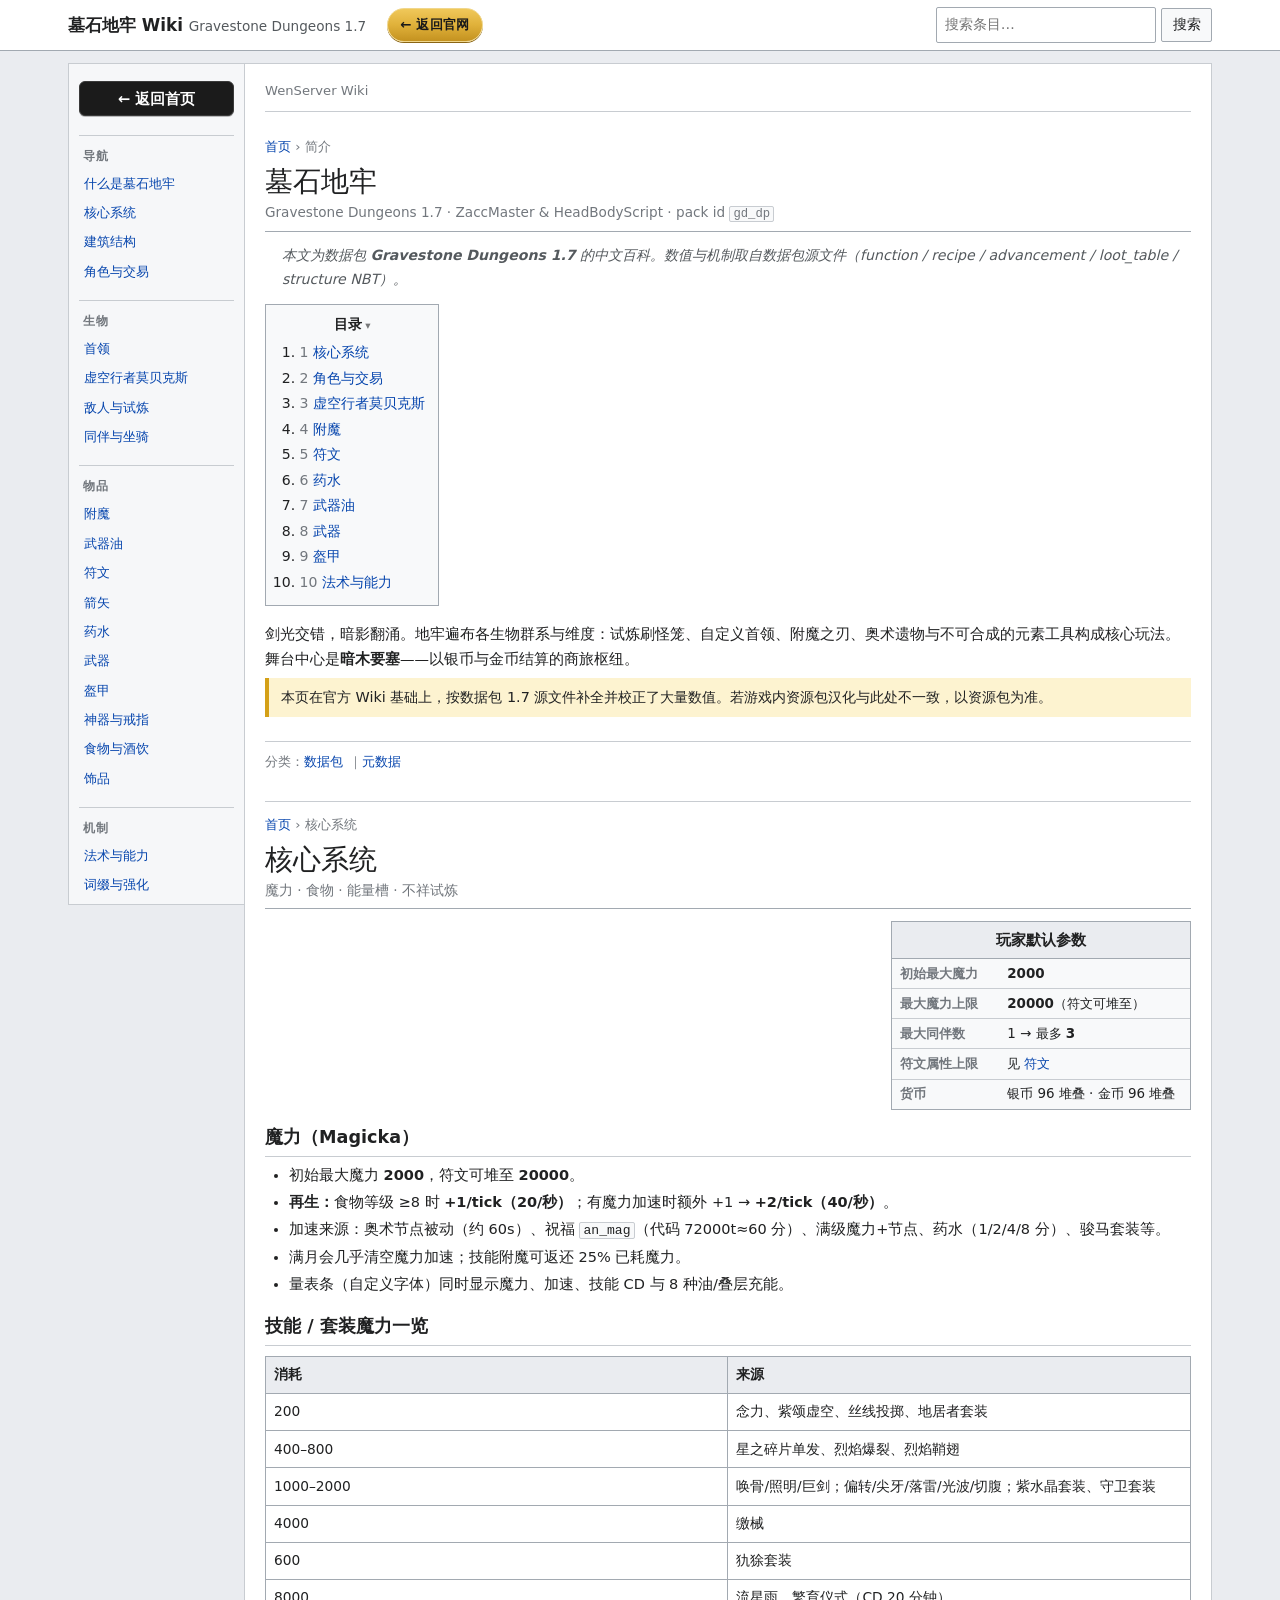
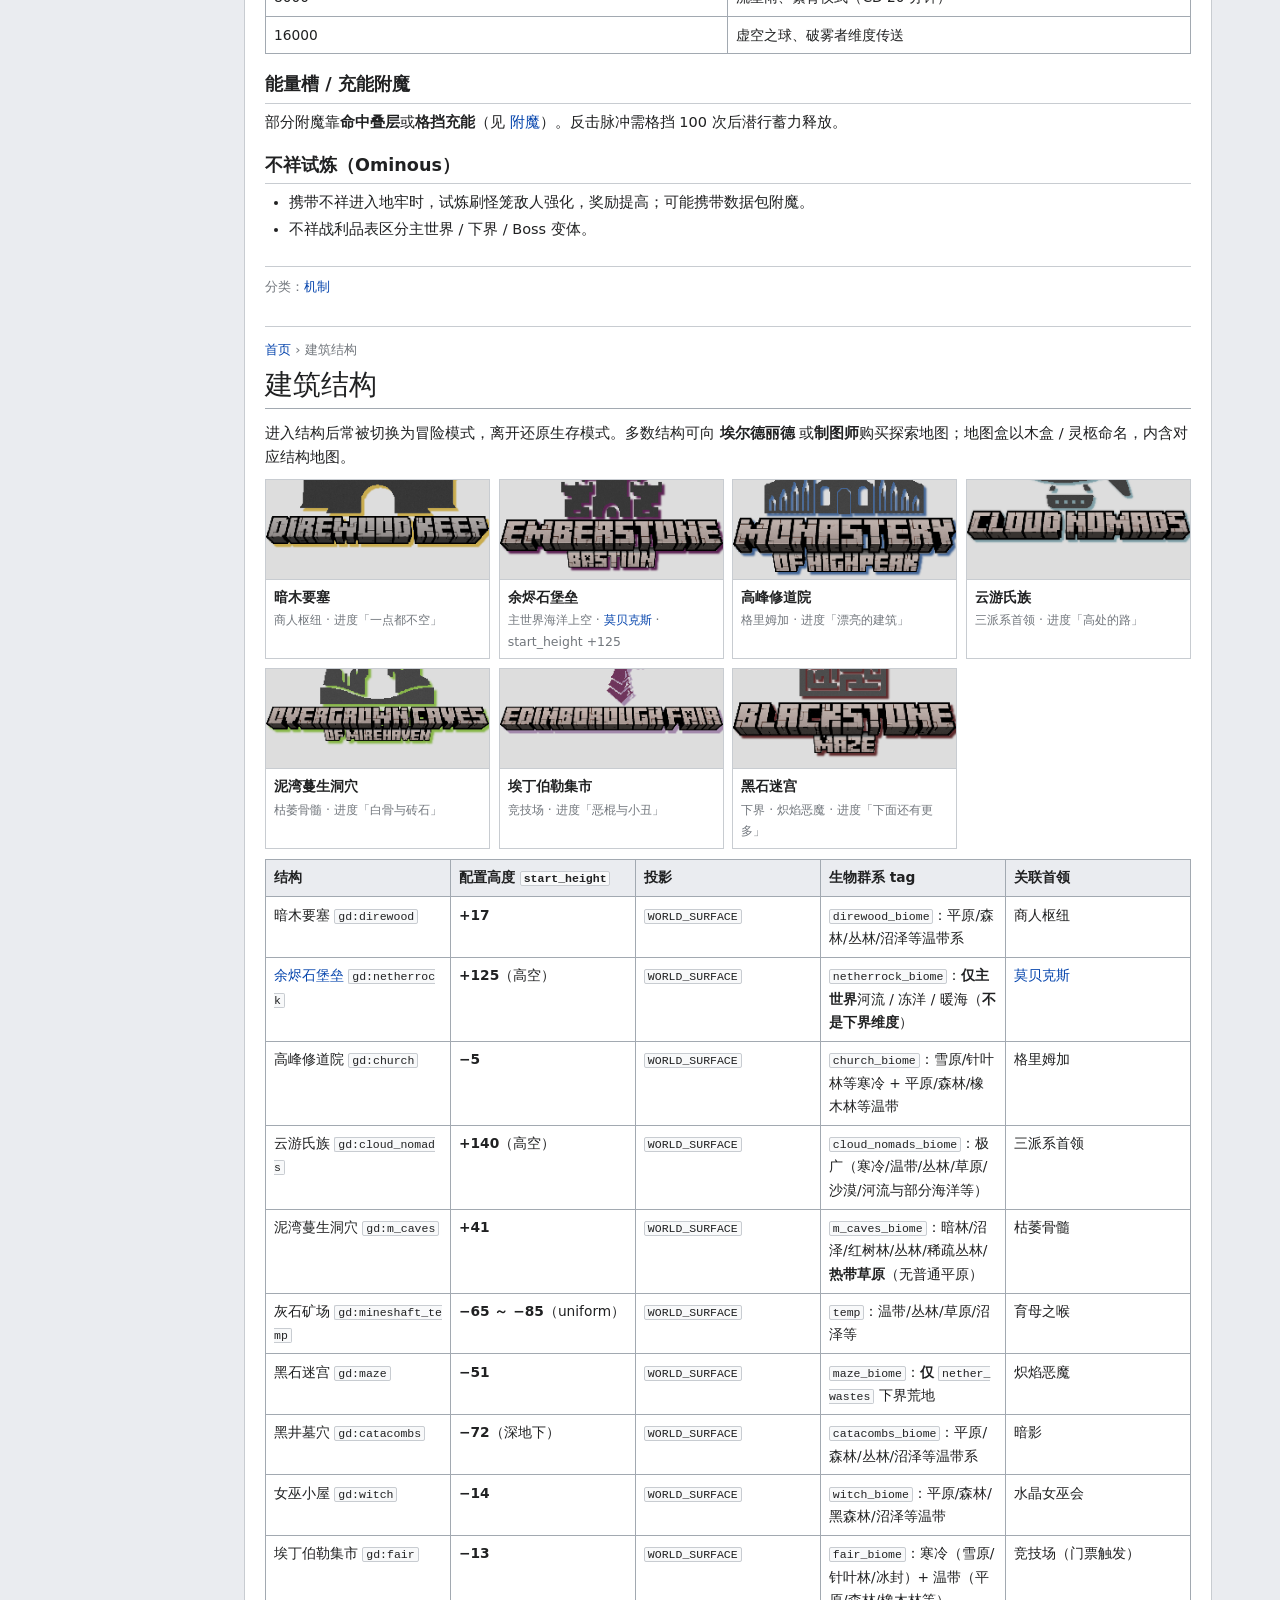
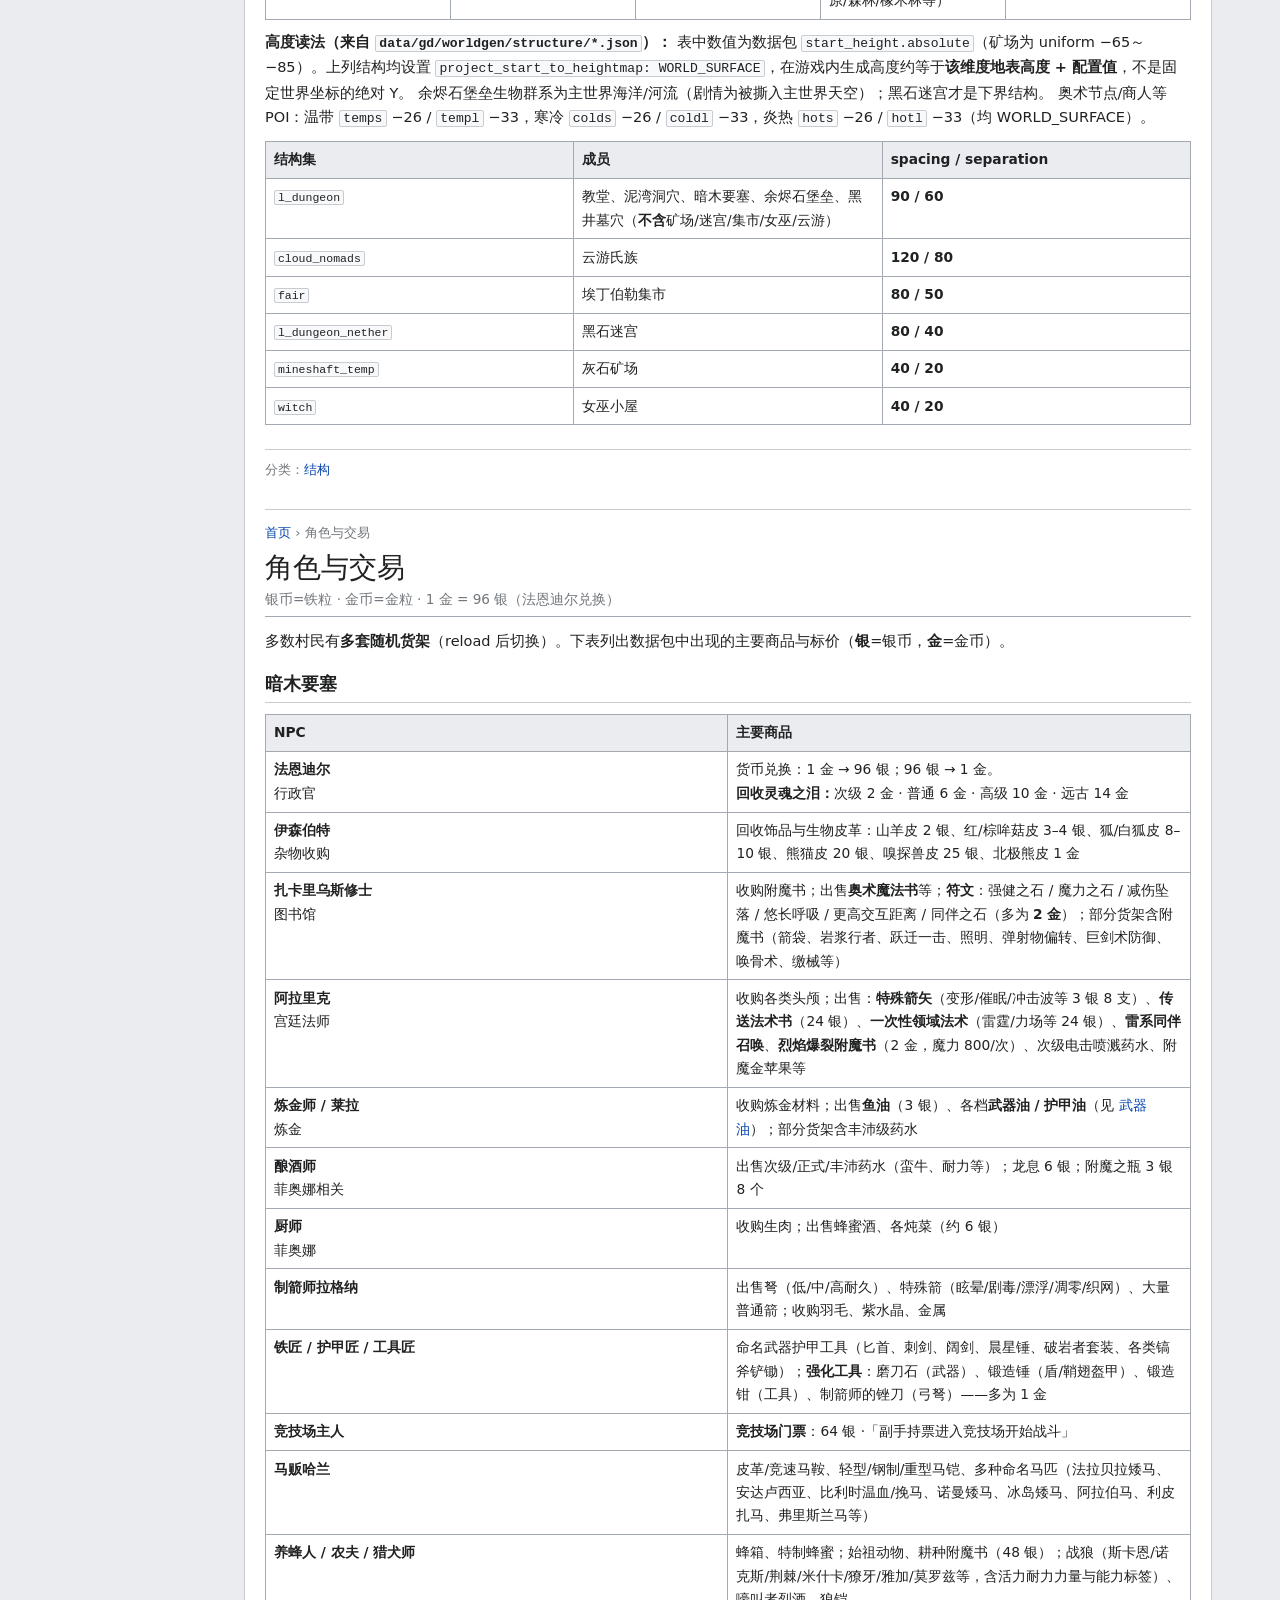
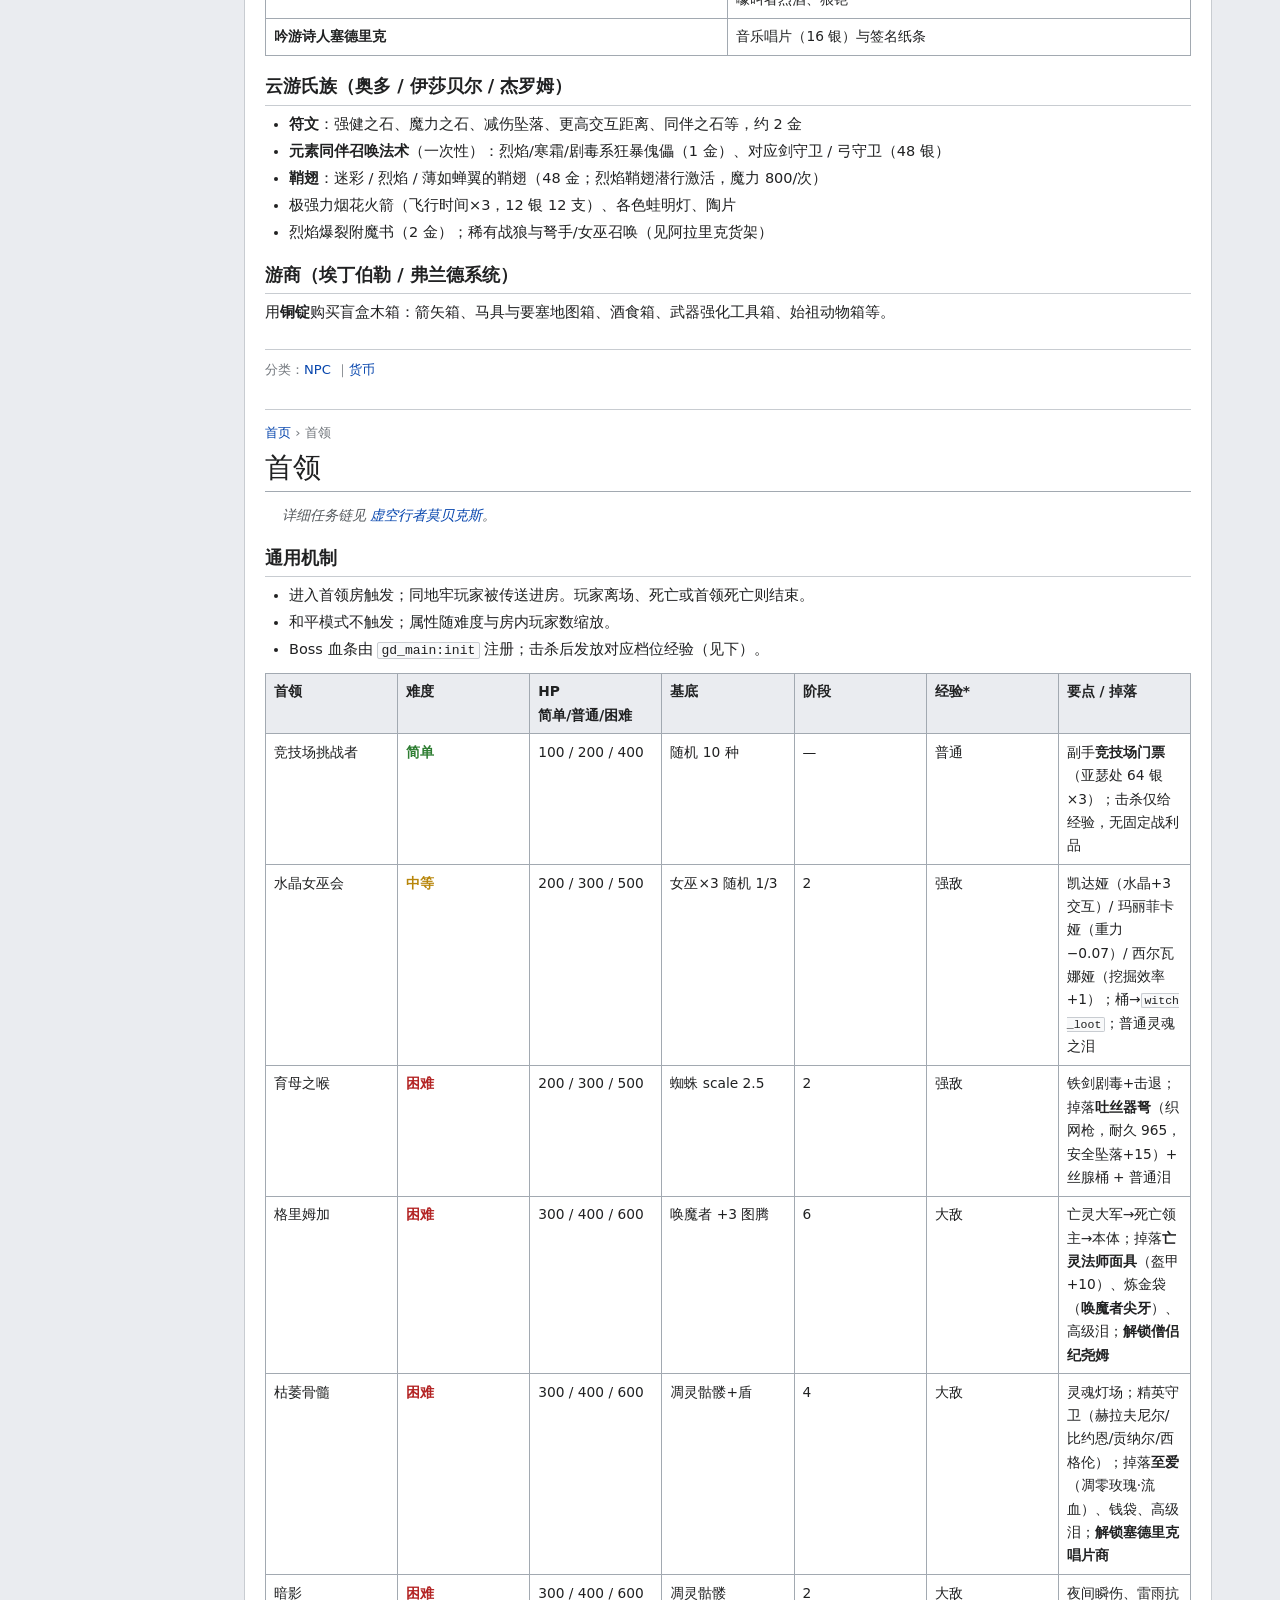
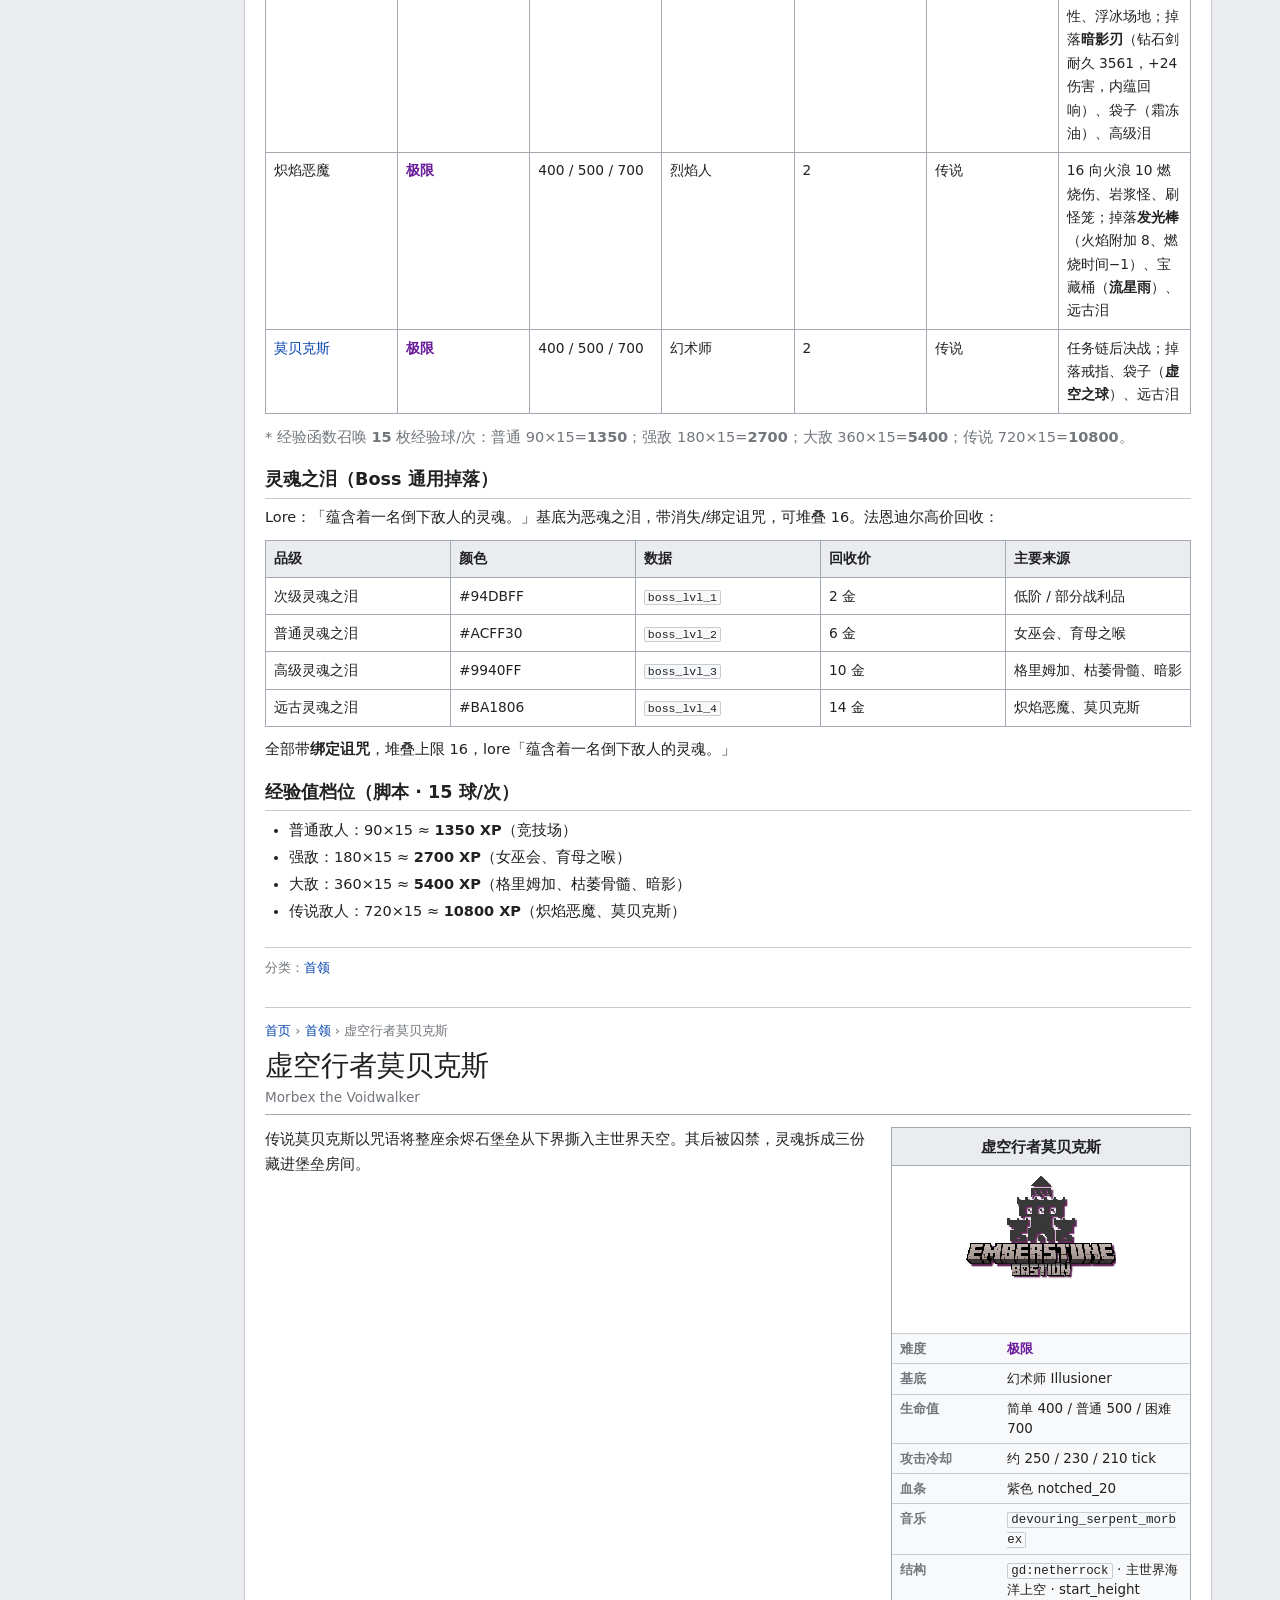
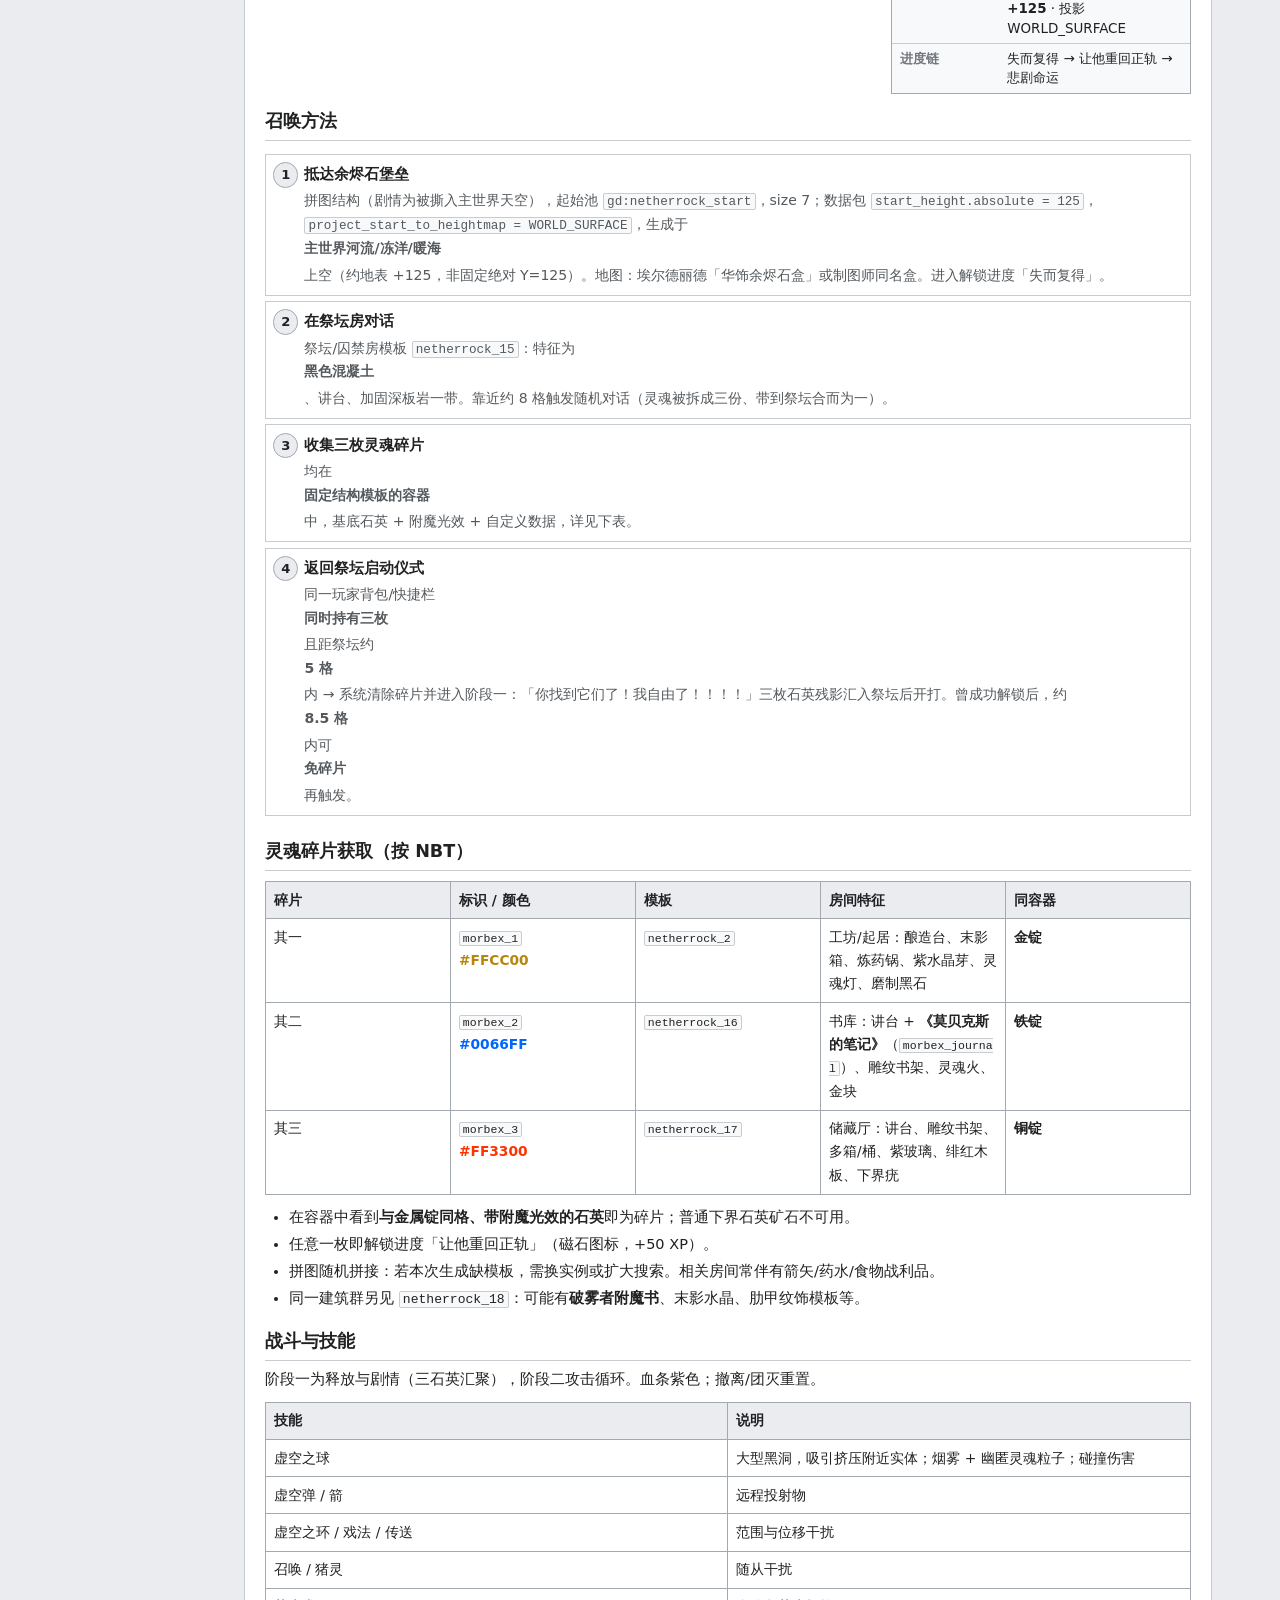
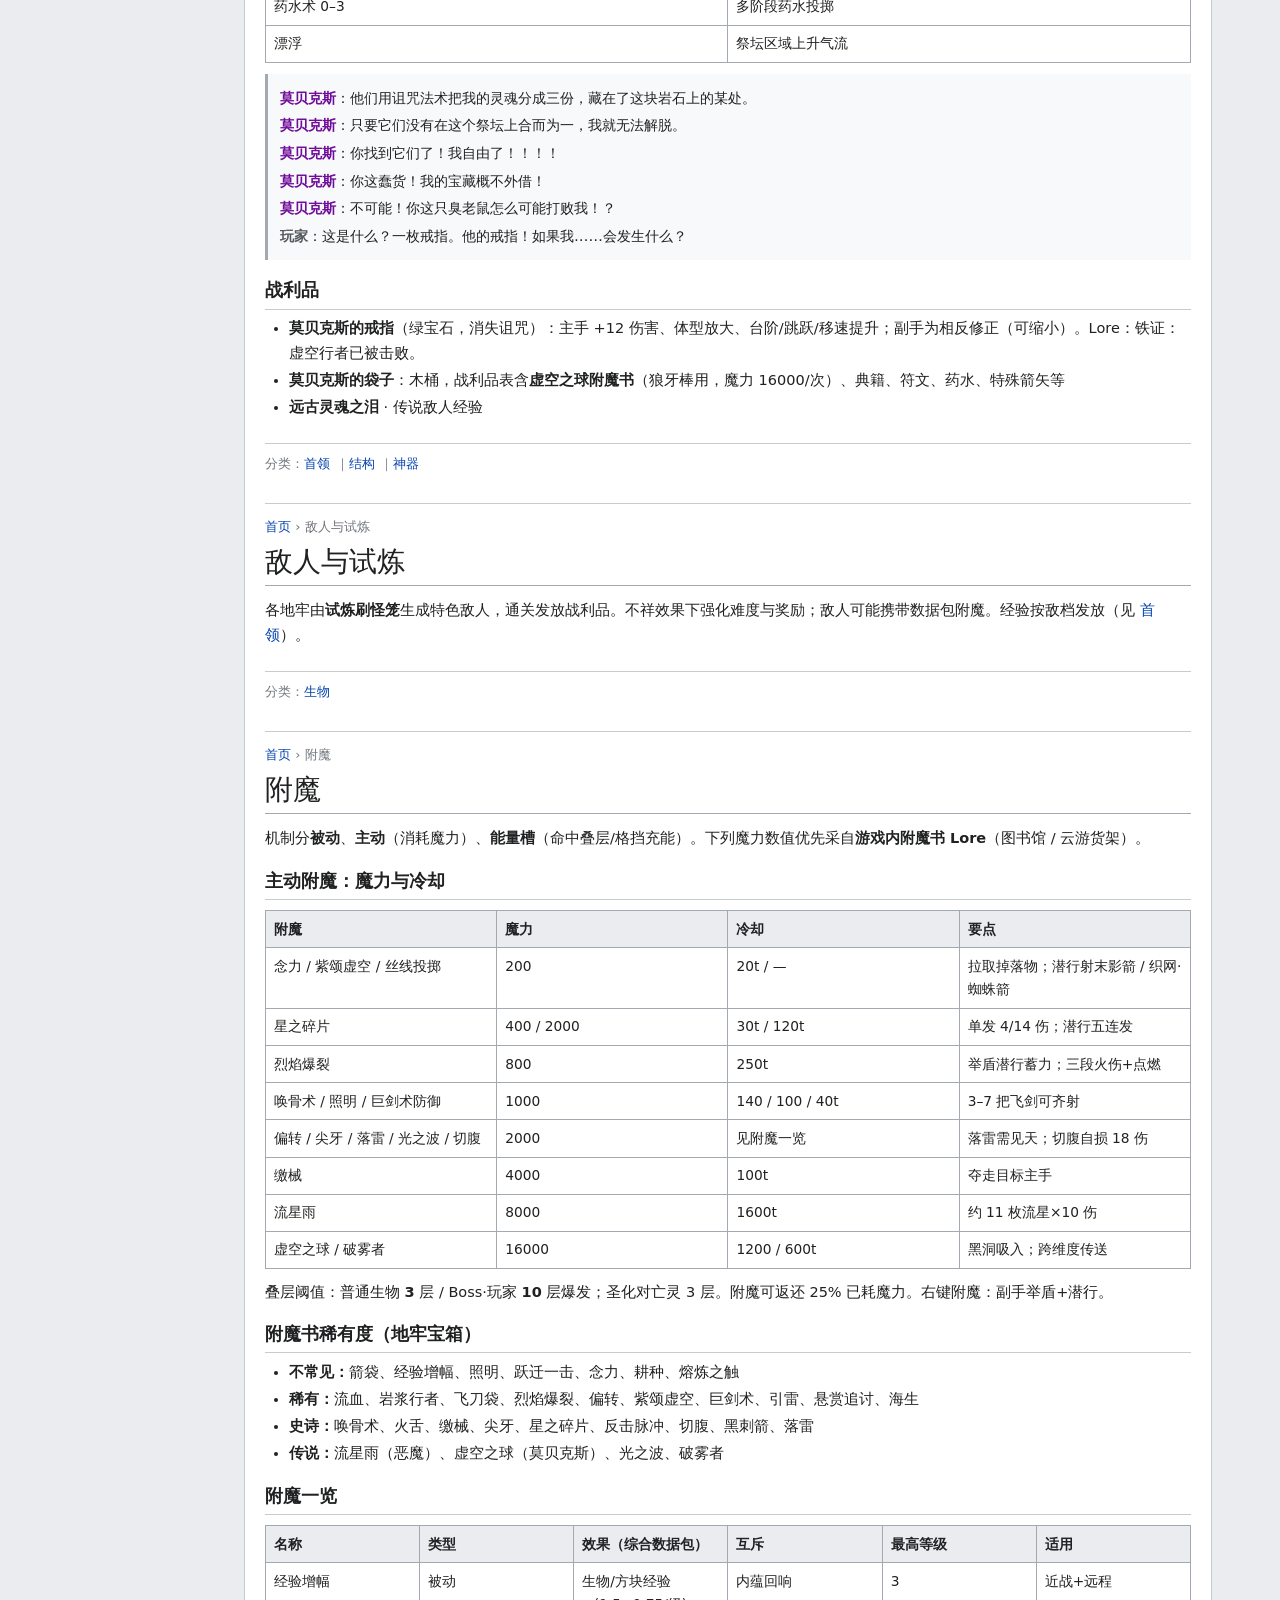
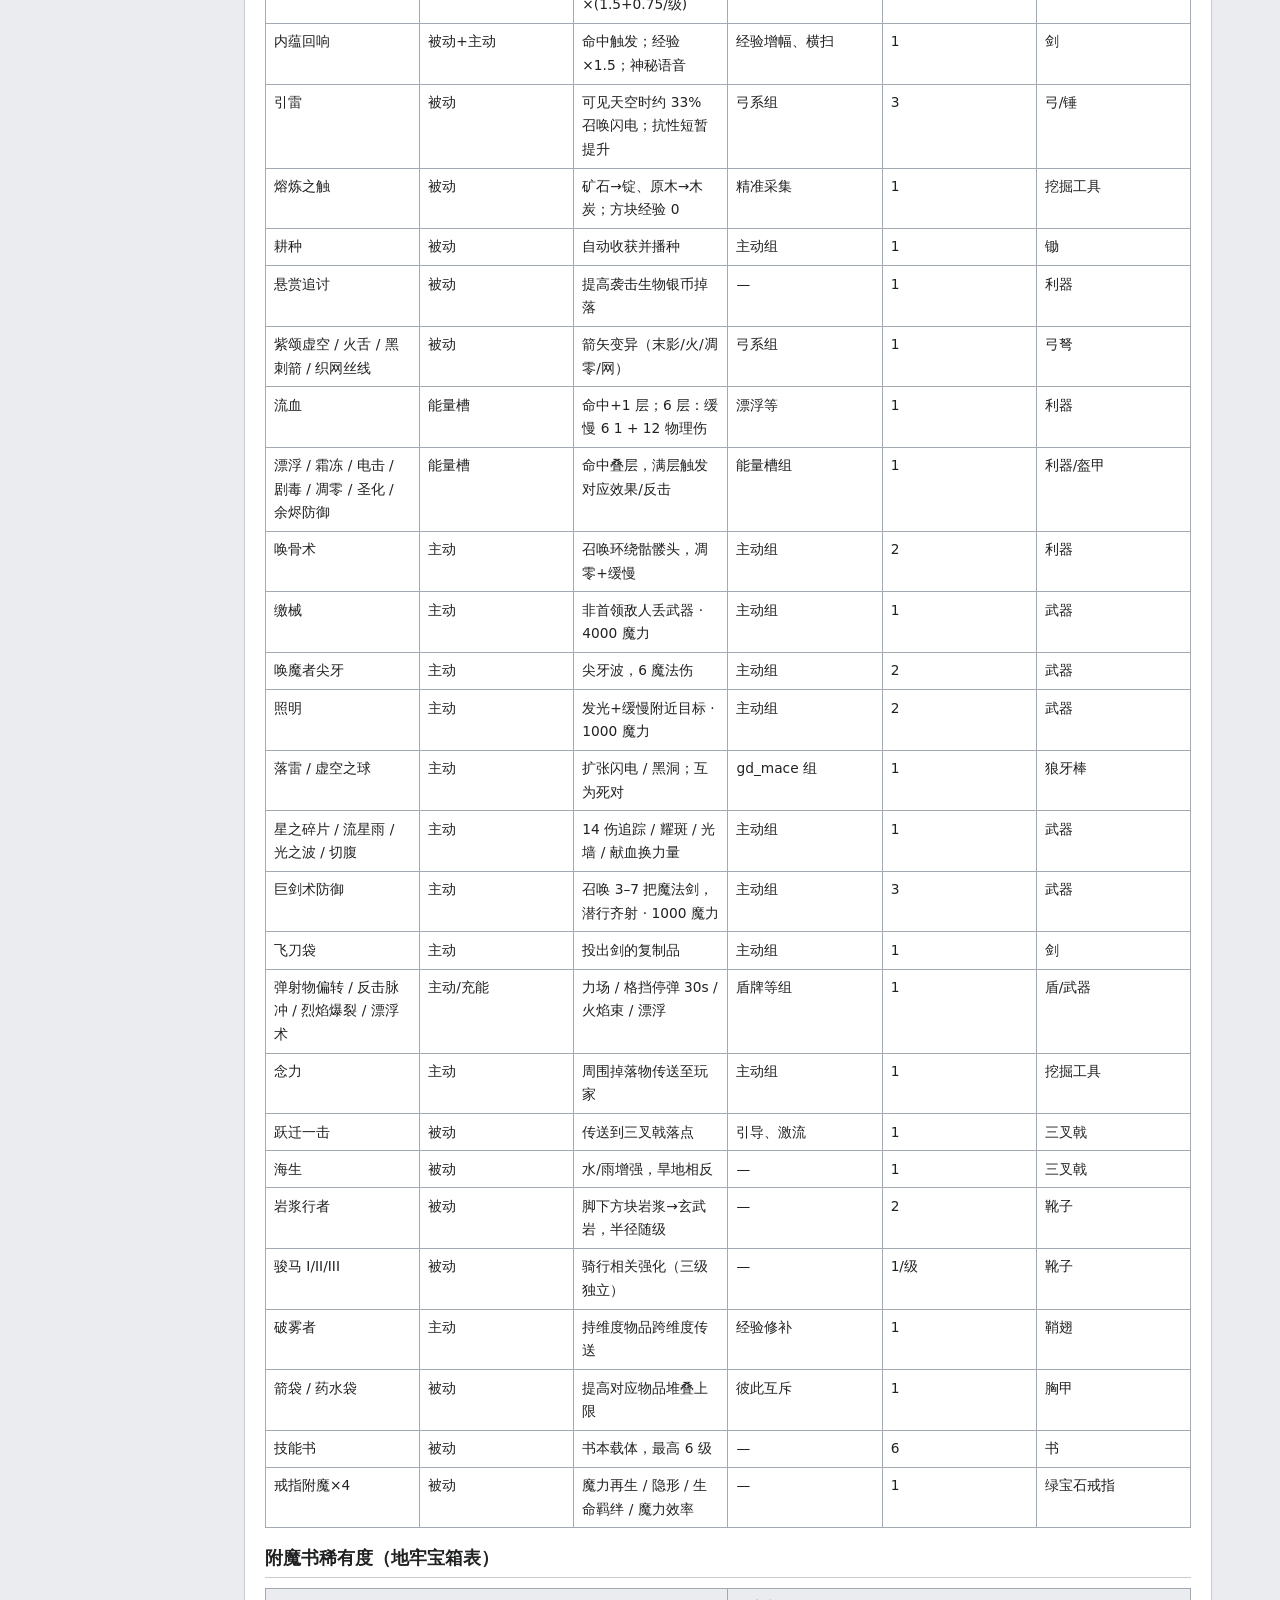
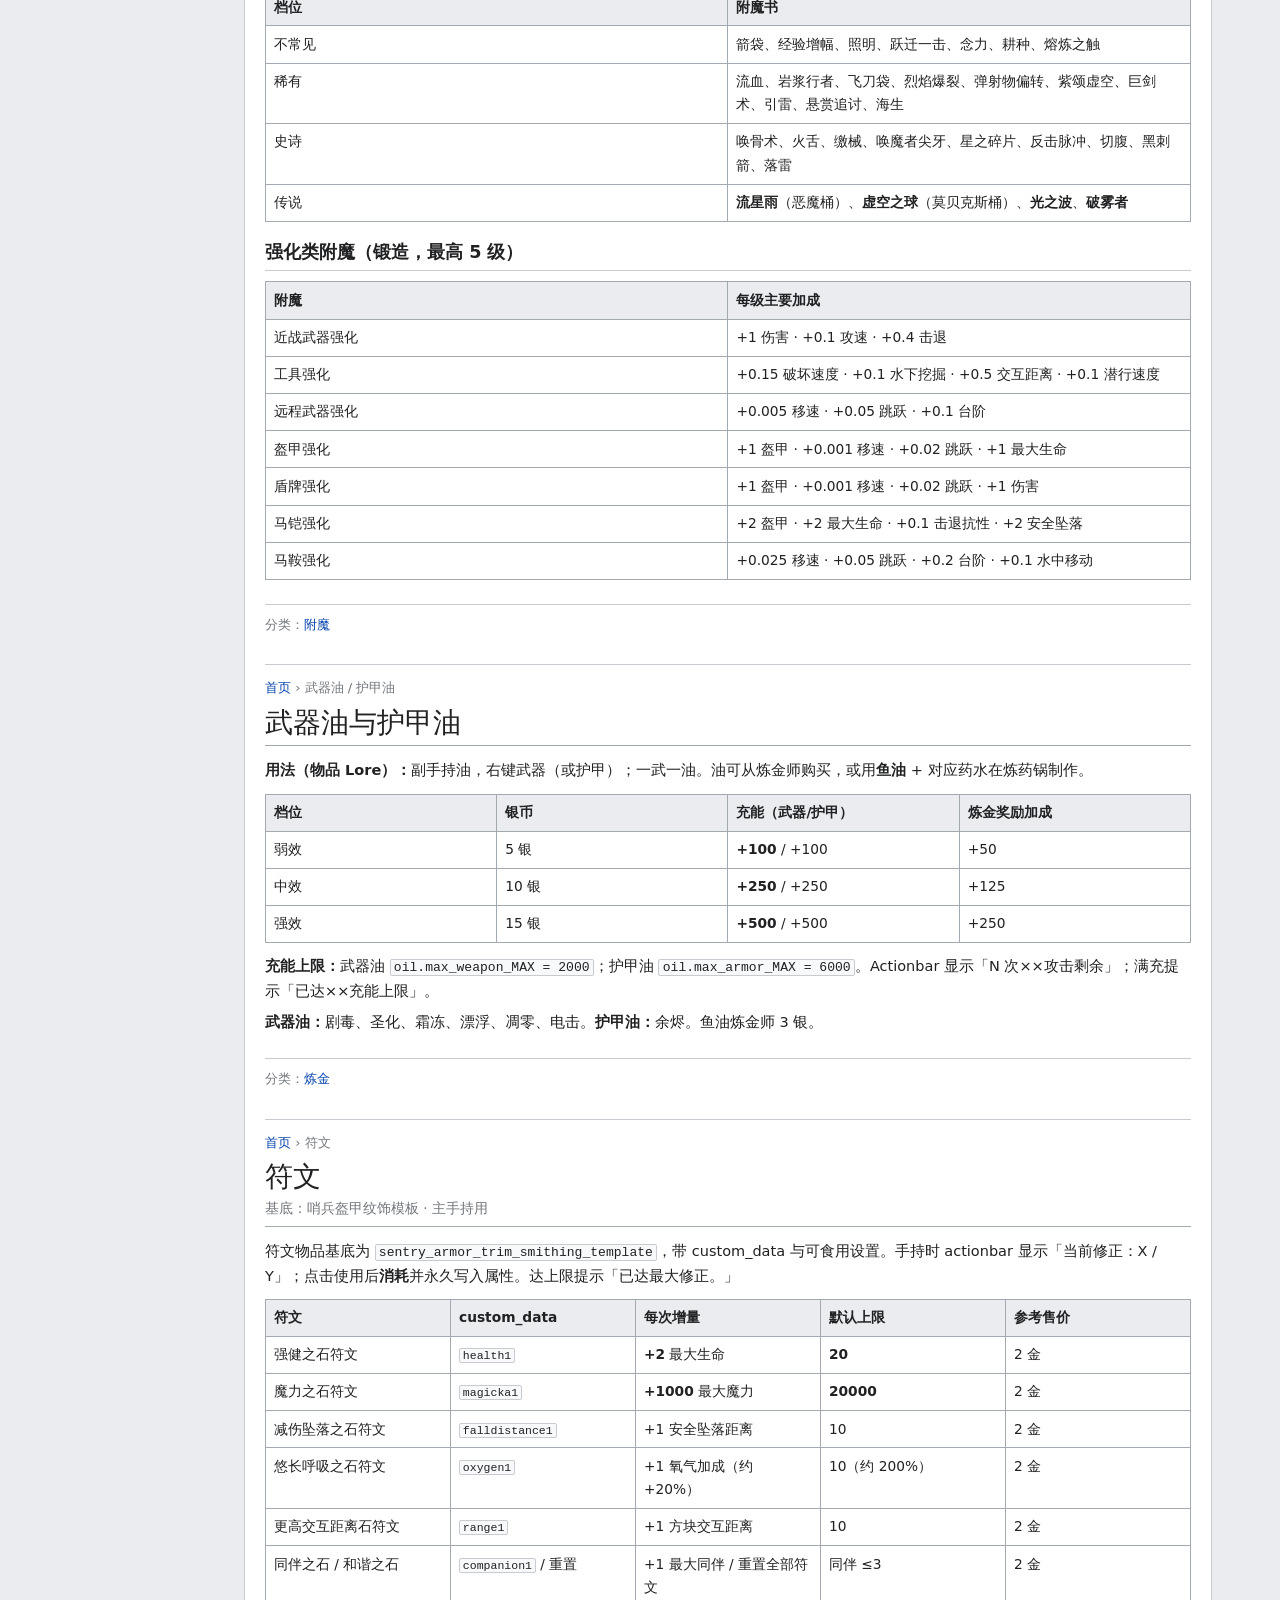
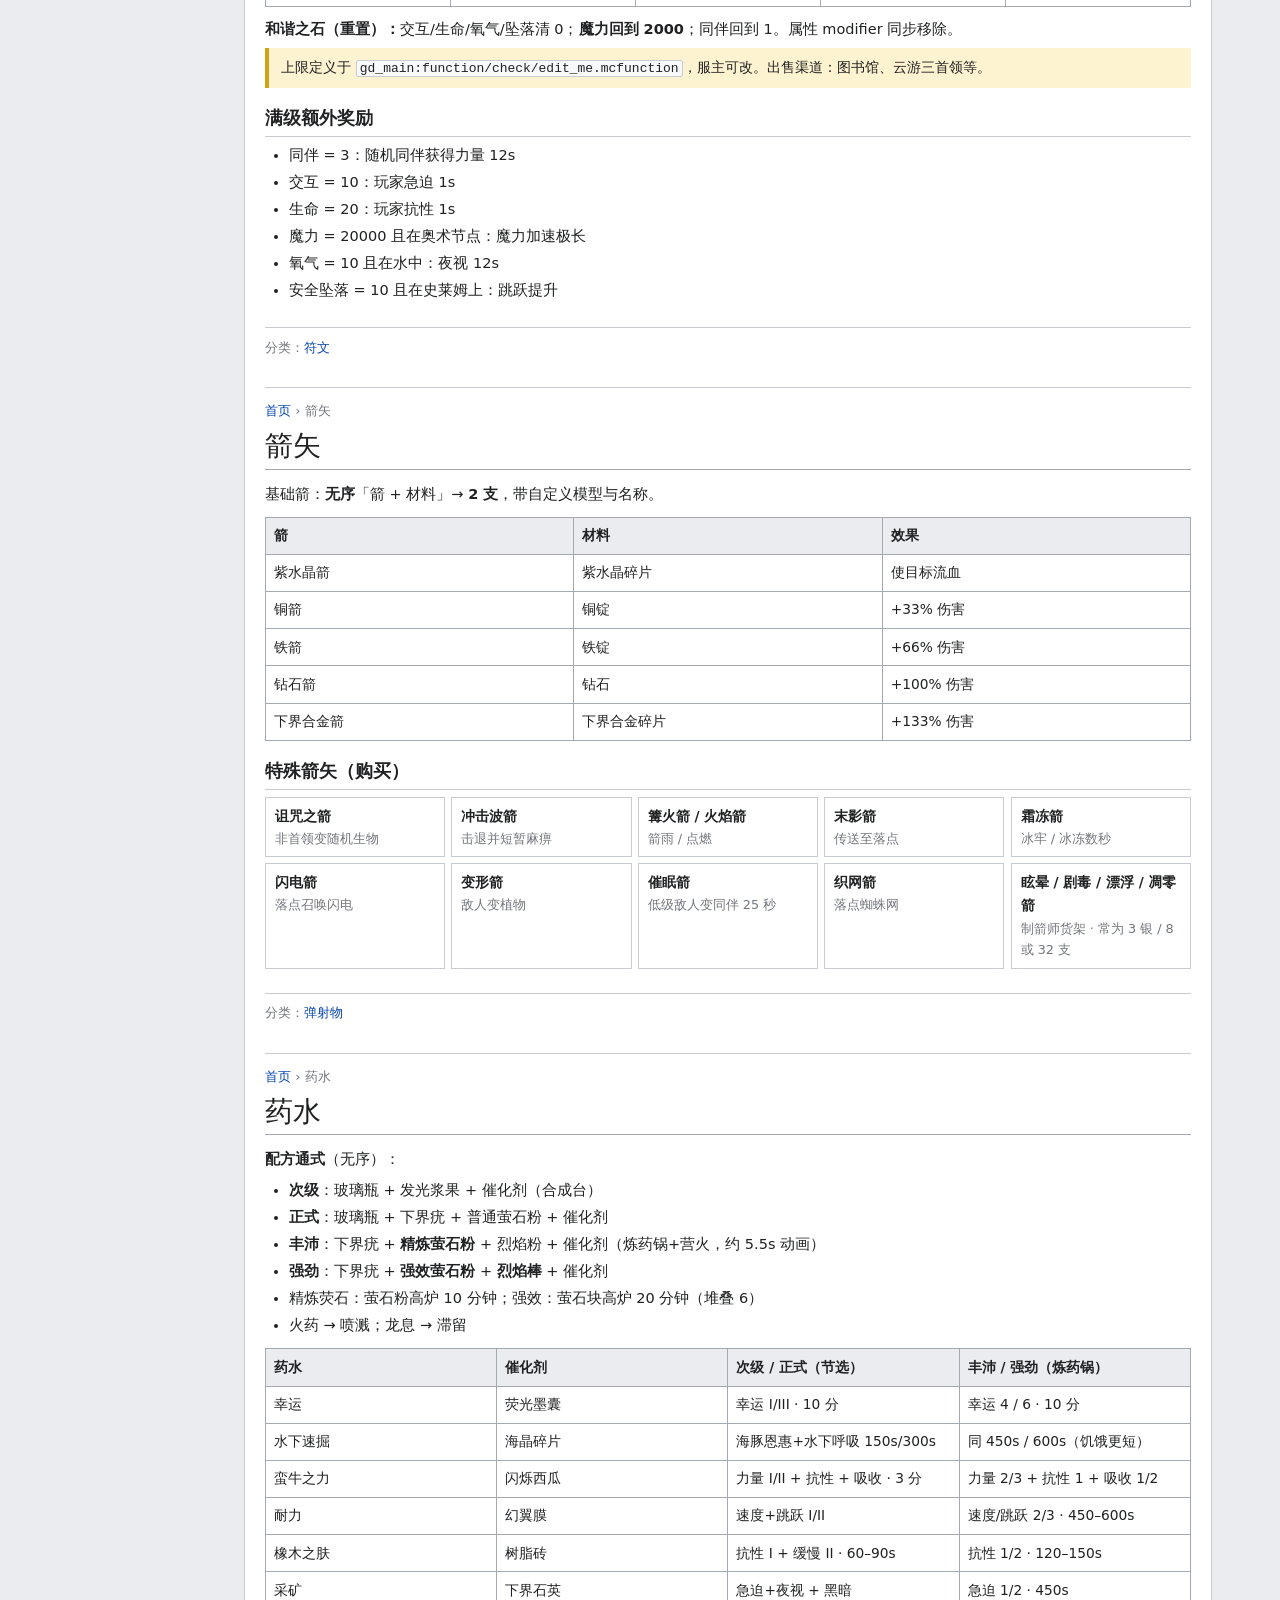
<file: gravestone/index.html>
<!DOCTYPE html>
<html lang="zh-CN">
<head>
<meta charset="UTF-8" />
<meta name="viewport" content="width=device-width, initial-scale=1.0"/>
<title>墓石地牢 – 中文 Minecraft Wiki 风格百科</title>
<meta name="description" content="Gravestone Dungeons（墓石地牢）数据包 1.7 中文百科：机制、数值、交易、附魔、首领与召唤流程。"/>
<link rel="manifest" href="site.webmanifest">
<link rel="icon" type="image/png" sizes="32x32" href="assets/favicon-32x32.png">
<link rel="icon" type="image/png" sizes="16x16" href="assets/favicon-16x16.png">
<link rel="apple-touch-icon" sizes="180x180" href="assets/apple-touch-icon.png">
<link rel="stylesheet" href="assets/app.css" />
</head>
<body>

<header class="wiki-header">
	<div class="inner">
		<a class="wiki-logo" href="../index.html">墓石地牢 Wiki<span>Gravestone Dungeons 1.7</span></a>
			<a class="site-home" href="https://ws.wenrongxx.top/">← 返回官网</a>
			<button type="button" class="toc-toggle" id="tocToggle">目录</button>
		<div class="wiki-search">
			<input type="search" id="searchBox" placeholder="搜索条目…" aria-label="搜索" />
			<button type="button" id="searchBtn">搜索</button>
		</div>
	</div>
</header>

<div class="wiki-shell" id="top">
	<aside class="wiki-sidebar" id="wikiSidebar">
			<div class="sb-top">
				<a class="back-home" href="../index.html">← 返回首页</a>
			</div>
		<div class="sb-title">导航</div>
		<ul>
			<li><a href="#introduction">什么是墓石地牢</a></li>
			<li><a href="#systems">核心系统</a></li>
			<li><a href="#structures">建筑结构</a></li>
			<li><a href="#characters">角色与交易</a></li>
		</ul>
		<div class="sb-title">生物</div>
		<ul>
			<li><a href="#bosses">首领</a></li>
			<li><a href="#morbex">虚空行者莫贝克斯</a></li>
			<li><a href="#enemies">敌人与试炼</a></li>
			<li><a href="#companions">同伴与坐骑</a></li>
		</ul>
		<div class="sb-title">物品</div>
		<ul>
			<li><a href="#enchantments">附魔</a></li>
			<li><a href="#oils">武器油</a></li>
			<li><a href="#runes">符文</a></li>
			<li><a href="#arrows">箭矢</a></li>
			<li><a href="#potions">药水</a></li>
			<li><a href="#weapons">武器</a></li>
			<li><a href="#armor">盔甲</a></li>
			<li><a href="#artifacts">神器与戒指</a></li>
			<li><a href="#food">食物与酒饮</a></li>
			<li><a href="#trinkets">饰品</a></li>
		</ul>
		<div class="sb-title">机制</div>
		<ul>
			<li><a href="#spells">法术与能力</a></li>
			<li><a href="#modifier">词缀与强化</a></li>
			<li><a href="#currency">货币</a></li>
			<li><a href="#recipes">合成配方</a></li>
			<li><a href="#arcane">奥术节点</a></li>
			<li><a href="#moon">月相事件</a></li>
			<li><a href="#lore-books">地牢典籍</a></li>
			<li><a href="#advancements">进度一览</a></li>
		</ul>
	</aside>

	<main class="wiki-content">
		<div class="back-bar">
			<span class="back-hub">WenServer Wiki</span>
		</div>


	<div id="searchPanel" class="search-panel" hidden>
		<div class="sr-head">
			<strong>搜索结果</strong>
			<span id="searchMeta" class="sr-meta"></span>
			<button type="button" id="searchClear" class="sr-clear">清除</button>
		</div>
		<p class="sr-hint">输入时只更新本列表，不会隐藏正文、也不会滚动页面。点击标题跳转到对应条目。</p>
		<ol id="searchList" class="sr-list"></ol>
	</div>

	<div id="searchEmpty" class="search-empty" hidden>没有找到匹配的条目。可尝试「莫贝克斯」「符文」「药水」「首领」等关键词。</div>

	<article class="article" id="introduction" data-search="简介 数据包 Gravestone Dungeons 暗木要塞 中世纪">
		<div class="breadcrumbs"><a href="#top">首页</a> › 简介</div>
		<div class="article-header">
			<h1>墓石地牢</h1>
			<div class="sub">Gravestone Dungeons 1.7 · ZaccMaster &amp; HeadBodyScript · pack id <code>gd_dp</code></div>
		</div>
		<div class="hatnote">本文为数据包 <b>Gravestone Dungeons 1.7</b> 的中文百科。数值与机制取自数据包源文件（function / recipe / advancement / loot_table / structure NBT）。</div>
		<div class="toc-box">
			<div class="toc-title">目录</div>
			<ol>
				<li><span class="toc-num">1</span><a href="#systems">核心系统</a></li>
				<li><span class="toc-num">2</span><a href="#characters">角色与交易</a></li>
				<li><span class="toc-num">3</span><a href="#morbex">虚空行者莫贝克斯</a></li>
				<li><span class="toc-num">4</span><a href="#enchantments">附魔</a></li>
				<li><span class="toc-num">5</span><a href="#runes">符文</a></li>
				<li><span class="toc-num">6</span><a href="#potions">药水</a></li>
				<li><span class="toc-num">7</span><a href="#oils">武器油</a></li>
				<li><span class="toc-num">8</span><a href="#weapons">武器</a></li>
				<li><span class="toc-num">9</span><a href="#armor">盔甲</a></li>
				<li><span class="toc-num">10</span><a href="#spells">法术与能力</a></li>
			</ol>
		</div>
		<p>剑光交错，暗影翻涌。地牢遍布各生物群系与维度：试炼刷怪笼、自定义首领、附魔之刃、奥术遗物与不可合成的元素工具构成核心玩法。舞台中心是<strong>暗木要塞</strong>——以银币与金币结算的商旅枢纽。</p>
		<p class="note">本页在官方 Wiki 基础上，按数据包 1.7 源文件补全并校正了大量数值。若游戏内资源包汉化与此处不一致，以资源包为准。</p>
		<div class="categories">分类：<a href="#top">数据包</a>｜<a href="#contributors">元数据</a></div>
	</article>

	<!-- ============ 核心系统 ============ -->
	<article class="article" id="systems" data-search="魔力 mana 食物 再生 不祥 试炼 系统 冷却 能量槽 gauge">
		<div class="breadcrumbs"><a href="#top">首页</a> › 核心系统</div>
		<div class="article-header"><h1>核心系统</h1><div class="sub">魔力 · 食物 · 能量槽 · 不祥试炼</div></div>

		<div class="infobox">
			<div class="ib-title">玩家默认参数</div>
			<table>
				<tr><td class="k">初始最大魔力</td><td class="v"><strong>2000</strong></td></tr>
				<tr><td class="k">最大魔力上限</td><td class="v"><strong>20000</strong>（符文可堆至）</td></tr>
				<tr><td class="k">最大同伴数</td><td class="v">1 → 最多 <strong>3</strong></td></tr>
				<tr><td class="k">符文属性上限</td><td class="v">见 <a href="#runes">符文</a></td></tr>
				<tr><td class="k">货币</td><td class="v">银币 96 堆叠 · 金币 96 堆叠</td></tr>
			</table>
		</div>

		<h3>魔力（Magicka）</h3>
		<ul class="bullets">
			<li>初始最大魔力 <strong>2000</strong>，符文可堆至 <strong>20000</strong>。</li>
			<li><strong>再生：</strong>食物等级 ≥8 时 <strong>+1/tick（20/秒）</strong>；有魔力加速时额外 +1 → <strong>+2/tick（40/秒）</strong>。</li>
			<li>加速来源：奥术节点被动（约 60s）、祝福 <code>an_mag</code>（代码 72000t≈60 分）、满级魔力+节点、药水（1/2/4/8 分）、骏马套装等。</li>
			<li>满月会几乎清空魔力加速；技能附魔可返还 25% 已耗魔力。</li>
			<li>量表条（自定义字体）同时显示魔力、加速、技能 CD 与 8 种油/叠层充能。</li>
		</ul>
		<h3>技能 / 套装魔力一览</h3>
		<div class="wiki-table-wrap">
		<table class="wiki">
			<tr><th>消耗</th><th>来源</th></tr>
			<tr><td>200</td><td>念力、紫颂虚空、丝线投掷、地居者套装</td></tr>
			<tr><td>400–800</td><td>星之碎片单发、烈焰爆裂、烈焰鞘翅</td></tr>
			<tr><td>1000–2000</td><td>唤骨/照明/巨剑；偏转/尖牙/落雷/光波/切腹；紫水晶套装、守卫套装</td></tr>
			<tr><td>4000</td><td>缴械</td></tr>
			<tr><td>600</td><td>犰狳套装</td></tr>
			<tr><td>8000</td><td>流星雨、繁育仪式（CD 20 分钟）</td></tr>
			<tr><td>16000</td><td>虚空之球、破雾者维度传送</td></tr>
		</table>
		</div>

		<h3>能量槽 / 充能附魔</h3>
		<p>部分附魔靠<strong>命中叠层</strong>或<strong>格挡充能</strong>（见 <a href="#enchantments">附魔</a>）。反击脉冲需格挡 100 次后潜行蓄力释放。</p>

		<h3>不祥试炼（Ominous）</h3>
		<ul class="bullets">
			<li>携带不祥进入地牢时，试炼刷怪笼敌人强化，奖励提高；可能携带数据包附魔。</li>
			<li>不祥战利品表区分主世界 / 下界 / Boss 变体。</li>
		</ul>
		<div class="categories">分类：<a href="#systems">机制</a></div>
	</article>

	<!-- ============ 结构 ============ -->
	<article class="article" id="structures" data-search="结构 余烬石堡垒 黑石迷宫 云游 高峰修道院 黑井 泥湾 灰石 女巫 暗木要塞 地图">
		<div class="breadcrumbs"><a href="#top">首页</a> › 建筑结构</div>
		<div class="article-header"><h1>建筑结构</h1></div>
		<p>进入结构后常被切换为冒险模式，离开还原生存模式。多数结构可向 <strong>埃尔德丽德</strong> 或<strong>制图师</strong>购买探索地图；地图盒以木盒 / 灵柩命名，内含对应结构地图。</p>
		<div class="shot-grid">
			<div class="shot-card"><img src="assets/img/custom/structure_direwood.png" alt=""><div class="cap"><div class="t">暗木要塞</div><div class="s">商人枢纽 · 进度「一点都不空」</div></div></div>
			<div class="shot-card"><img src="assets/img/custom/structure_emberstone_bastion.png" alt=""><div class="cap"><div class="t">余烬石堡垒</div><div class="s">主世界海洋上空 · <a href="#morbex">莫贝克斯</a> · start_height +125</div></div></div>
			<div class="shot-card"><img src="assets/img/custom/structure_monastery_of_highpeak.png" alt=""><div class="cap"><div class="t">高峰修道院</div><div class="s">格里姆加 · 进度「漂亮的建筑」</div></div></div>
			<div class="shot-card"><img src="assets/img/custom/structure_cloud_nomads.png" alt=""><div class="cap"><div class="t">云游氏族</div><div class="s">三派系首领 · 进度「高处的路」</div></div></div>
			<div class="shot-card"><img src="assets/img/custom/structure_mirehaven_caves.png" alt=""><div class="cap"><div class="t">泥湾蔓生洞穴</div><div class="s">枯萎骨髓 · 进度「白骨与砖石」</div></div></div>
			<div class="shot-card"><img src="assets/img/custom/structure_edinborough_fair.png" alt=""><div class="cap"><div class="t">埃丁伯勒集市</div><div class="s">竞技场 · 进度「恶棍与小丑」</div></div></div>
			<div class="shot-card"><img src="assets/img/custom/structure_blackstone_maze.png" alt=""><div class="cap"><div class="t">黑石迷宫</div><div class="s">下界 · 炽焰恶魔 · 进度「下面还有更多」</div></div></div>
		</div>
				<div class="wiki-table-wrap">
		<table class="wiki">
			<tr><th>结构</th><th>配置高度 <code>start_height</code></th><th>投影</th><th>生物群系 tag</th><th>关联首领</th></tr>
			<tr>
				<td>暗木要塞 <code>gd:direwood</code></td>
				<td><strong>+17</strong></td>
				<td><code>WORLD_SURFACE</code></td>
				<td><code>direwood_biome</code>：平原/森林/丛林/沼泽等温带系</td>
				<td class="muted">商人枢纽</td>
			</tr>
			<tr>
				<td><a href="#morbex">余烬石堡垒</a> <code>gd:netherrock</code></td>
				<td><strong>+125</strong>（高空）</td>
				<td><code>WORLD_SURFACE</code></td>
				<td><code>netherrock_biome</code>：<strong>仅主世界</strong>河流 / 冻洋 / 暖海（<strong>不是下界维度</strong>）</td>
				<td><a href="#morbex">莫贝克斯</a></td>
			</tr>
			<tr>
				<td>高峰修道院 <code>gd:church</code></td>
				<td><strong>−5</strong></td>
				<td><code>WORLD_SURFACE</code></td>
				<td><code>church_biome</code>：雪原/针叶林等寒冷 + 平原/森林/橡木林等温带</td>
				<td>格里姆加</td>
			</tr>
			<tr>
				<td>云游氏族 <code>gd:cloud_nomads</code></td>
				<td><strong>+140</strong>（高空）</td>
				<td><code>WORLD_SURFACE</code></td>
				<td><code>cloud_nomads_biome</code>：极广（寒冷/温带/丛林/草原/沙漠/河流与部分海洋等）</td>
				<td class="muted">三派系首领</td>
			</tr>
			<tr>
				<td>泥湾蔓生洞穴 <code>gd:m_caves</code></td>
				<td><strong>+41</strong></td>
				<td><code>WORLD_SURFACE</code></td>
				<td><code>m_caves_biome</code>：暗林/沼泽/红树林/丛林/稀疏丛林/<strong>热带草原</strong>（无普通平原）</td>
				<td>枯萎骨髓</td>
			</tr>
			<tr>
				<td>灰石矿场 <code>gd:mineshaft_temp</code></td>
				<td><strong>−65 ～ −85</strong>（uniform）</td>
				<td><code>WORLD_SURFACE</code></td>
				<td><code>temp</code>：温带/丛林/草原/沼泽等</td>
				<td>育母之喉</td>
			</tr>
			<tr>
				<td>黑石迷宫 <code>gd:maze</code></td>
				<td><strong>−51</strong></td>
				<td><code>WORLD_SURFACE</code></td>
				<td><code>maze_biome</code>：<strong>仅</strong> <code>nether_wastes</code> 下界荒地</td>
				<td>炽焰恶魔</td>
			</tr>
			<tr>
				<td>黑井墓穴 <code>gd:catacombs</code></td>
				<td><strong>−72</strong>（深地下）</td>
				<td><code>WORLD_SURFACE</code></td>
				<td><code>catacombs_biome</code>：平原/森林/丛林/沼泽等温带系</td>
				<td>暗影</td>
			</tr>
			<tr>
				<td>女巫小屋 <code>gd:witch</code></td>
				<td><strong>−14</strong></td>
				<td><code>WORLD_SURFACE</code></td>
				<td><code>witch_biome</code>：平原/森林/黑森林/沼泽等温带</td>
				<td>水晶女巫会</td>
			</tr>
			<tr>
				<td>埃丁伯勒集市 <code>gd:fair</code></td>
				<td><strong>−13</strong></td>
				<td><code>WORLD_SURFACE</code></td>
				<td><code>fair_biome</code>：寒冷（雪原/针叶林/冰封）+ 温带（平原/森林/橡木林等）</td>
				<td>竞技场（门票触发）</td>
			</tr>
		</table>
		</div>
		<p class="muted"><strong>高度读法（来自 <code>data/gd/worldgen/structure/*.json</code>）：</strong>
		表中数值为数据包 <code>start_height.absolute</code>（矿场为 uniform −65～−85）。上列结构均设置
		<code>project_start_to_heightmap: WORLD_SURFACE</code>，在游戏内生成高度约等于<strong>该维度地表高度 + 配置值</strong>，不是固定世界坐标的绝对 Y。
		余烬石堡垒生物群系为主世界海洋/河流（剧情为被撕入主世界天空）；黑石迷宫才是下界结构。
		奥术节点/商人等 POI：温带 <code>temps</code> −26 / <code>templ</code> −33，寒冷 <code>colds</code> −26 / <code>coldl</code> −33，炎热 <code>hots</code> −26 / <code>hotl</code> −33（均 WORLD_SURFACE）。</p>
		<div class="wiki-table-wrap">
		<table class="wiki">
			<tr><th>结构集</th><th>成员</th><th>spacing / separation</th></tr>
			<tr><td><code>l_dungeon</code></td><td>教堂、泥湾洞穴、暗木要塞、余烬石堡垒、黑井墓穴（<strong>不含</strong>矿场/迷宫/集市/女巫/云游）</td><td><strong>90 / 60</strong></td></tr>
			<tr><td><code>cloud_nomads</code></td><td>云游氏族</td><td><strong>120 / 80</strong></td></tr>
			<tr><td><code>fair</code></td><td>埃丁伯勒集市</td><td><strong>80 / 50</strong></td></tr>
			<tr><td><code>l_dungeon_nether</code></td><td>黑石迷宫</td><td><strong>80 / 40</strong></td></tr>
			<tr><td><code>mineshaft_temp</code></td><td>灰石矿场</td><td><strong>40 / 20</strong></td></tr>
			<tr><td><code>witch</code></td><td>女巫小屋</td><td><strong>40 / 20</strong></td></tr>
		</table>
		</div>
		<div class="categories">分类：<a href="#structures">结构</a></div>
	</article>

	<!-- ============ 角色与交易 ============ -->
	<article class="article" id="characters" data-search="NPC 商人 交易 阿拉里克 扎卡里乌斯 伊森伯特 埃尔德丽德 云游 菲奥娜 拉格纳 价格">
		<div class="breadcrumbs"><a href="#top">首页</a> › 角色与交易</div>
		<div class="article-header"><h1>角色与交易</h1><div class="sub">银币=铁粒 · 金币=金粒 · 1 金 = 96 银（法恩迪尔兑换）</div></div>
		<p>多数村民有<strong>多套随机货架</strong>（reload 后切换）。下表列出数据包中出现的主要商品与标价（<strong>银</strong>=银币，<strong>金</strong>=金币）。</p>

		<h3>暗木要塞</h3>
		<div class="wiki-table-wrap">
		<table class="wiki">
			<tr><th>NPC</th><th>主要商品</th></tr>
			<tr>
				<td><strong>法恩迪尔</strong><br>行政官</td>
				<td>货币兑换：1 金 → 96 银；96 银 → 1 金。<br>
					<strong>回收灵魂之泪：</strong>次级 2 金 · 普通 6 金 · 高级 10 金 · 远古 14 金</td>
			</tr>
			<tr>
				<td><strong>伊森伯特</strong><br>杂物收购</td>
				<td>回收饰品与生物皮革：山羊皮 2 银、红/棕哞菇皮 3–4 银、狐/白狐皮 8–10 银、熊猫皮 20 银、嗅探兽皮 25 银、北极熊皮 1 金</td>
			</tr>
			<tr>
				<td><strong>扎卡里乌斯修士</strong><br>图书馆</td>
				<td>收购附魔书；出售<strong>奥术魔法书</strong>等；<strong>符文</strong>：强健之石 / 魔力之石 / 减伤坠落 / 悠长呼吸 / 更高交互距离 / 同伴之石（多为 <strong>2 金</strong>）；部分货架含附魔书（箭袋、岩浆行者、跃迁一击、照明、弹射物偏转、巨剑术防御、唤骨术、缴械等）</td>
			</tr>
			<tr>
				<td><strong>阿拉里克</strong><br>宫廷法师</td>
				<td>收购各类头颅；出售：<strong>特殊箭矢</strong>（变形/催眠/冲击波等 3 银 8 支）、<strong>传送法术书</strong>（24 银）、<strong>一次性领域法术</strong>（雷霆/力场等 24 银）、<strong>雷系同伴召唤</strong>、<strong>烈焰爆裂附魔书</strong>（2 金，魔力 800/次）、次级电击喷溅药水、附魔金苹果等</td>
			</tr>
			<tr>
				<td><strong>炼金师 / 莱拉</strong><br>炼金</td>
				<td>收购炼金材料；出售<strong>鱼油</strong>（3 银）、各档<strong>武器油 / 护甲油</strong>（见 <a href="#oils">武器油</a>）；部分货架含丰沛级药水</td>
			</tr>
			<tr>
				<td><strong>酿酒师</strong><br>菲奥娜相关</td>
				<td>出售次级/正式/丰沛药水（蛮牛、耐力等）；龙息 6 银；附魔之瓶 3 银 8 个</td>
			</tr>
			<tr>
				<td><strong>厨师</strong><br>菲奥娜</td>
				<td>收购生肉；出售蜂蜜酒、各炖菜（约 6 银）</td>
			</tr>
			<tr>
				<td><strong>制箭师拉格纳</strong></td>
				<td>出售弩（低/中/高耐久）、特殊箭（眩晕/剧毒/漂浮/凋零/织网）、大量普通箭；收购羽毛、紫水晶、金属</td>
			</tr>
			<tr>
				<td><strong>铁匠 / 护甲匠 / 工具匠</strong></td>
				<td>命名武器护甲工具（匕首、刺剑、阔剑、晨星锤、破岩者套装、各类镐斧铲锄）；<strong>强化工具</strong>：磨刀石（武器）、锻造锤（盾/鞘翅盔甲）、锻造钳（工具）、制箭师的锉刀（弓弩）——多为 1 金</td>
			</tr>
			<tr>
				<td><strong>竞技场主人</strong></td>
				<td><strong>竞技场门票</strong>：64 银 ·「副手持票进入竞技场开始战斗」</td>
			</tr>
			<tr>
				<td><strong>马贩哈兰</strong></td>
				<td>皮革/竞速马鞍、轻型/钢制/重型马铠、多种命名马匹（法拉贝拉矮马、安达卢西亚、比利时温血/挽马、诺曼矮马、冰岛矮马、阿拉伯马、利皮扎马、弗里斯兰马等）</td>
			</tr>
			<tr>
				<td><strong>养蜂人 / 农夫 / 猎犬师</strong></td>
				<td>蜂箱、特制蜂蜜；始祖动物、耕种附魔书（48 银）；战狼（斯卡恩/诺克斯/荆棘/米什卡/獠牙/雅加/莫罗兹等，含活力耐力力量与能力标签）、嚎叫者烈酒、狼铠</td>
			</tr>
			<tr>
				<td><strong>吟游诗人塞德里克</strong></td>
				<td>音乐唱片（16 银）与签名纸条</td>
			</tr>
		</table>
		</div>

		<h3>云游氏族（奥多 / 伊莎贝尔 / 杰罗姆）</h3>
		<ul class="bullets">
			<li><strong>符文</strong>：强健之石、魔力之石、减伤坠落、更高交互距离、同伴之石等，约 2 金</li>
			<li><strong>元素同伴召唤法术</strong>（一次性）：烈焰/寒霜/剧毒系狂暴傀儡（1 金）、对应剑守卫 / 弓守卫（48 银）</li>
			<li><strong>鞘翅</strong>：迷彩 / 烈焰 / 薄如蝉翼的鞘翅（48 金；烈焰鞘翅潜行激活，魔力 800/次）</li>
			<li>极强力烟花火箭（飞行时间×3，12 银 12 支）、各色蛙明灯、陶片</li>
			<li>烈焰爆裂附魔书（2 金）；稀有战狼与弩手/女巫召唤（见阿拉里克货架）</li>
		</ul>

		<h3>游商（埃丁伯勒 / 弗兰德系统）</h3>
		<p>用<strong>铜锭</strong>购买盲盒木箱：箭矢箱、马具与要塞地图箱、酒食箱、武器强化工具箱、始祖动物箱等。</p>

		<div class="categories">分类：<a href="#characters">NPC</a>｜<a href="#currency">货币</a></div>
	</article>

	<!-- ============ 首领总览 ============ -->
	<article class="article" id="bosses" data-search="首领 Boss 格里姆加 暗影 枯萎 炽焰 女巫 育母 竞技场 血条 难度">
		<div class="breadcrumbs"><a href="#top">首页</a> › 首领</div>
		<div class="article-header"><h1>首领</h1></div>
		<div class="hatnote">详细任务链见 <a href="#morbex">虚空行者莫贝克斯</a>。</div>
		<h3>通用机制</h3>
		<ul class="bullets">
			<li>进入首领房触发；同地牢玩家被传送进房。玩家离场、死亡或首领死亡则结束。</li>
			<li>和平模式不触发；属性随难度与房内玩家数缩放。</li>
			<li>Boss 血条由 <code>gd_main:init</code> 注册；击杀后发放对应档位经验（见下）。</li>
		</ul>
		<div class="wiki-table-wrap">
		<table class="wiki">
			<tr><th>首领</th><th>难度</th><th>HP<br>简单/普通/困难</th><th>基底</th><th>阶段</th><th>经验*</th><th>要点 / 掉落</th></tr>
			<tr><td>竞技场挑战者</td><td class="d-easy">简单</td><td>100 / 200 / 400</td><td>随机 10 种</td><td>—</td><td>普通</td><td>副手<strong>竞技场门票</strong>（亚瑟处 64 银×3）；击杀仅给经验，无固定战利品</td></tr>
			<tr><td>水晶女巫会</td><td class="d-mid">中等</td><td>200 / 300 / 500</td><td>女巫×3 随机 1/3</td><td>2</td><td>强敌</td><td>凯达娅（水晶+3 交互）/ 玛丽菲卡娅（重力−0.07）/ 西尔瓦娜娅（挖掘效率+1）；桶→<code>witch_loot</code>；普通灵魂之泪</td></tr>
			<tr><td>育母之喉</td><td class="d-hard">困难</td><td>200 / 300 / 500</td><td>蜘蛛 scale 2.5</td><td>2</td><td>强敌</td><td>铁剑剧毒+击退；掉落<strong>吐丝器弩</strong>（织网枪，耐久 965，安全坠落+15）+ 丝腺桶 + 普通泪</td></tr>
			<tr><td>格里姆加</td><td class="d-hard">困难</td><td>300 / 400 / 600</td><td>唤魔者 +3 图腾</td><td>6</td><td>大敌</td><td>亡灵大军→死亡领主→本体；掉落<strong>亡灵法师面具</strong>（盔甲+10）、炼金袋（<strong>唤魔者尖牙</strong>）、高级泪；<strong>解锁僧侣纪尧姆</strong></td></tr>
			<tr><td>枯萎骨髓</td><td class="d-hard">困难</td><td>300 / 400 / 600</td><td>凋灵骷髅+盾</td><td>4</td><td>大敌</td><td>灵魂灯场；精英守卫（赫拉夫尼尔/比约恩/贡纳尔/西格伦）；掉落<strong>至爱</strong>（凋零玫瑰·流血）、钱袋、高级泪；<strong>解锁塞德里克唱片商</strong></td></tr>
			<tr><td>暗影</td><td class="d-hard">困难</td><td>300 / 400 / 600</td><td>凋灵骷髅</td><td>2</td><td>大敌</td><td>夜间瞬伤、雷雨抗性、浮冰场地；掉落<strong>暗影刃</strong>（钻石剑耐久 3561，+24 伤害，内蕴回响）、袋子（霜冻油）、高级泪</td></tr>
			<tr><td>炽焰恶魔</td><td class="d-hc">极限</td><td>400 / 500 / 700</td><td>烈焰人</td><td>2</td><td>传说</td><td>16 向火浪 10 燃烧伤、岩浆怪、刷怪笼；掉落<strong>发光棒</strong>（火焰附加 8、燃烧时间−1）、宝藏桶（<strong>流星雨</strong>）、远古泪</td></tr>
			<tr><td><a href="#morbex">莫贝克斯</a></td><td class="d-hc">极限</td><td>400 / 500 / 700</td><td>幻术师</td><td>2</td><td>传说</td><td>任务链后决战；掉落戒指、袋子（<strong>虚空之球</strong>）、远古泪</td></tr>
		</table>
		</div>
		<p class="mc-gray">* 经验函数召唤 <strong>15</strong> 枚经验球/次：普通 90×15=<strong>1350</strong>；强敌 180×15=<strong>2700</strong>；大敌 360×15=<strong>5400</strong>；传说 720×15=<strong>10800</strong>。</p>
		<h3>灵魂之泪（Boss 通用掉落）</h3>
		<p>Lore：「蕴含着一名倒下敌人的灵魂。」基底为恶魂之泪，带消失/绑定诅咒，可堆叠 16。法恩迪尔高价回收：</p>
		<div class="wiki-table-wrap">
		<table class="wiki">
			<tr><th>品级</th><th>颜色</th><th>数据</th><th>回收价</th><th>主要来源</th></tr>
			<tr><td>次级灵魂之泪</td><td>#94DBFF</td><td><code>boss_lvl_1</code></td><td>2 金</td><td>低阶 / 部分战利品</td></tr>
			<tr><td>普通灵魂之泪</td><td>#ACFF30</td><td><code>boss_lvl_2</code></td><td>6 金</td><td>女巫会、育母之喉</td></tr>
			<tr><td>高级灵魂之泪</td><td>#9940FF</td><td><code>boss_lvl_3</code></td><td>10 金</td><td>格里姆加、枯萎骨髓、暗影</td></tr>
			<tr><td>远古灵魂之泪</td><td>#BA1806</td><td><code>boss_lvl_4</code></td><td>14 金</td><td>炽焰恶魔、莫贝克斯</td></tr>
		</table>
		</div>
		<p class="muted">全部带<strong>绑定诅咒</strong>，堆叠上限 16，lore「蕴含着一名倒下敌人的灵魂。」</p>
		<h3>经验值档位（脚本 · 15 球/次）</h3>
		<ul class="bullets">
			<li>普通敌人：90×15 ≈ <strong>1350 XP</strong>（竞技场）</li>
			<li>强敌：180×15 ≈ <strong>2700 XP</strong>（女巫会、育母之喉）</li>
			<li>大敌：360×15 ≈ <strong>5400 XP</strong>（格里姆加、枯萎骨髓、暗影）</li>
			<li>传说敌人：720×15 ≈ <strong>10800 XP</strong>（炽焰恶魔、莫贝克斯）</li>
		</ul>
		<div class="categories">分类：<a href="#bosses">首领</a></div>
	</article>

	<!-- ============ 莫贝克斯 ============ -->
	<article class="article" id="morbex" data-search="莫贝克斯 Morbex 余烬石堡垒 灵魂碎片 召唤 祭坛 netherrock 戒指 任务">
		<div class="breadcrumbs"><a href="#top">首页</a> › <a href="#bosses">首领</a> › 虚空行者莫贝克斯</div>
		<div class="article-header"><h1>虚空行者莫贝克斯</h1><div class="sub">Morbex the Voidwalker</div></div>
		<div class="infobox">
			<div class="ib-title">虚空行者莫贝克斯</div>
			<div class="ib-img"><img src="assets/img/custom/structure_emberstone_bastion.png" alt="余烬石堡垒"></div>
			<table>
				<tr><td class="k">难度</td><td class="v"><span class="d-hc">极限</span></td></tr>
				<tr><td class="k">基底</td><td class="v">幻术师 Illusioner</td></tr>
				<tr><td class="k">生命值</td><td class="v">简单 400 / 普通 500 / 困难 700</td></tr>
				<tr><td class="k">攻击冷却</td><td class="v">约 250 / 230 / 210 tick</td></tr>
				<tr><td class="k">血条</td><td class="v">紫色 notched_20</td></tr>
				<tr><td class="k">音乐</td><td class="v"><code>devouring_serpent_morbex</code></td></tr>
				<tr><td class="k">结构</td><td class="v"><code>gd:netherrock</code> · 主世界海洋上空 · start_height <strong>+125</strong> · 投影 WORLD_SURFACE</td></tr>
				<tr><td class="k">进度链</td><td class="v">失而复得 → 让他重回正轨 → 悲剧命运</td></tr>
			</table>
		</div>
		<p>传说莫贝克斯以咒语将整座余烬石堡垒从下界撕入主世界天空。其后被囚禁，灵魂拆成三份藏进堡垒房间。</p>

		<h3 id="morbex-summon">召唤方法</h3>
		<ol class="steps">
			<li><strong>抵达余烬石堡垒</strong>
				<div class="detail">拼图结构（剧情为被撕入主世界天空），起始池 <code>gd:netherrock_start</code>，size 7；数据包 <code>start_height.absolute = 125</code>，<code>project_start_to_heightmap = WORLD_SURFACE</code>，生成于<strong>主世界河流/冻洋/暖海</strong>上空（约地表 +125，非固定绝对 Y=125）。地图：埃尔德丽德「华饰余烬石盒」或制图师同名盒。进入解锁进度「失而复得」。</div>
			</li>
			<li><strong>在祭坛房对话</strong>
				<div class="detail">祭坛/囚禁房模板 <code>netherrock_15</code>：特征为<strong>黑色混凝土</strong>、讲台、加固深板岩一带。靠近约 8 格触发随机对话（灵魂被拆成三份、带到祭坛合而为一）。</div>
			</li>
			<li><strong>收集三枚灵魂碎片</strong>
				<div class="detail">均在<strong>固定结构模板的容器</strong>中，基底石英 + 附魔光效 + 自定义数据，详见下表。</div>
			</li>
			<li><strong>返回祭坛启动仪式</strong>
				<div class="detail">同一玩家背包/快捷栏<strong>同时持有三枚</strong>且距祭坛约 <strong>5 格</strong>内 → 系统清除碎片并进入阶段一：「你找到它们了！我自由了！！！！」三枚石英残影汇入祭坛后开打。曾成功解锁后，约 <strong>8.5 格</strong>内可<strong>免碎片</strong>再触发。</div>
			</li>
		</ol>

		<h3 id="morbex-crystals">灵魂碎片获取（按 NBT）</h3>
		<div class="wiki-table-wrap">
		<table class="wiki">
			<tr><th>碎片</th><th>标识 / 颜色</th><th>模板</th><th>房间特征</th><th>同容器</th></tr>
			<tr>
				<td>其一</td>
				<td><code>morbex_1</code><br><span style="color:#b8860b;font-weight:700">#FFCC00</span></td>
				<td><code>netherrock_2</code></td>
				<td>工坊/起居：酿造台、末影箱、炼药锅、紫水晶芽、灵魂灯、磨制黑石</td>
				<td><strong>金锭</strong></td>
			</tr>
			<tr>
				<td>其二</td>
				<td><code>morbex_2</code><br><span style="color:#0066ff;font-weight:700">#0066FF</span></td>
				<td><code>netherrock_16</code></td>
				<td>书库：讲台 + <strong>《莫贝克斯的笔记》</strong>（<code>morbex_journal</code>）、雕纹书架、灵魂火、金块</td>
				<td><strong>铁锭</strong></td>
			</tr>
			<tr>
				<td>其三</td>
				<td><code>morbex_3</code><br><span style="color:#ff3300;font-weight:700">#FF3300</span></td>
				<td><code>netherrock_17</code></td>
				<td>储藏厅：讲台、雕纹书架、多箱/桶、紫玻璃、绯红木板、下界疣</td>
				<td><strong>铜锭</strong></td>
			</tr>
		</table>
		</div>
		<ul class="bullets">
			<li>在容器中看到<strong>与金属锭同格、带附魔光效的石英</strong>即为碎片；普通下界石英矿石不可用。</li>
			<li>任意一枚即解锁进度「让他重回正轨」（磁石图标，+50 XP）。</li>
			<li>拼图随机拼接：若本次生成缺模板，需换实例或扩大搜索。相关房间常伴有箭矢/药水/食物战利品。</li>
			<li>同一建筑群另见 <code>netherrock_18</code>：可能有<strong>破雾者附魔书</strong>、末影水晶、肋甲纹饰模板等。</li>
		</ul>

		<h3>战斗与技能</h3>
		<p>阶段一为释放与剧情（三石英汇聚），阶段二攻击循环。血条紫色；撤离/团灭重置。</p>
		<div class="wiki-table-wrap">
		<table class="wiki">
			<tr><th>技能</th><th>说明</th></tr>
			<tr><td>虚空之球</td><td>大型黑洞，吸引挤压附近实体；烟雾 + 幽匿灵魂粒子；碰撞伤害</td></tr>
			<tr><td>虚空弹 / 箭</td><td>远程投射物</td></tr>
			<tr><td>虚空之环 / 戏法 / 传送</td><td>范围与位移干扰</td></tr>
			<tr><td>召唤 / 猪灵</td><td>随从干扰</td></tr>
			<tr><td>药水术 0–3</td><td>多阶段药水投掷</td></tr>
			<tr><td>漂浮</td><td>祭坛区域上升气流</td></tr>
		</table>
		</div>
		<div class="dialogue">
			<div class="line"><span class="who morbex">莫贝克斯</span>：他们用诅咒法术把我的灵魂分成三份，藏在了这块岩石上的某处。</div>
			<div class="line"><span class="who morbex">莫贝克斯</span>：只要它们没有在这个祭坛上合而为一，我就无法解脱。</div>
			<div class="line"><span class="who morbex">莫贝克斯</span>：你找到它们了！我自由了！！！！</div>
			<div class="line"><span class="who morbex">莫贝克斯</span>：你这蠢货！我的宝藏概不外借！</div>
			<div class="line"><span class="who morbex">莫贝克斯</span>：不可能！你这只臭老鼠怎么可能打败我！？</div>
			<div class="line"><span class="who player">玩家</span>：这是什么？一枚戒指。他的戒指！如果我……会发生什么？</div>
		</div>

		<h3>战利品</h3>
		<ul class="bullets">
			<li><strong>莫贝克斯的戒指</strong>（绿宝石，消失诅咒）：主手 +12 伤害、体型放大、台阶/跳跃/移速提升；副手为相反修正（可缩小）。Lore：铁证：虚空行者已被击败。</li>
			<li><strong>莫贝克斯的袋子</strong>：木桶，战利品表含<strong>虚空之球附魔书</strong>（狼牙棒用，魔力 16000/次）、典籍、符文、药水、特殊箭矢等</li>
			<li><strong>远古灵魂之泪</strong> · 传说敌人经验</li>
		</ul>
		<div class="categories">分类：<a href="#bosses">首领</a>｜<a href="#structures">结构</a>｜<a href="#artifacts">神器</a></div>
	</article>

	<!-- ============ 敌人 ============ -->
	<article class="article" id="enemies" data-search="敌人 试炼 刷怪笼 不祥 Ominous">
		<div class="breadcrumbs"><a href="#top">首页</a> › 敌人与试炼</div>
		<div class="article-header"><h1>敌人与试炼</h1></div>
		<p>各地牢由<strong>试炼刷怪笼</strong>生成特色敌人，通关发放战利品。不祥效果下强化难度与奖励；敌人可能携带数据包附魔。经验按敌档发放（见 <a href="#bosses">首领</a>）。</p>
		<div class="categories">分类：<a href="#enemies">生物</a></div>
	</article>

	<!-- ============ 附魔 ============ -->
	<article class="article" id="enchantments" data-search="附魔 魔力 流血 引雷 巨剑 虚空 切腹 互斥 强化 技能书 戒指">
		<div class="breadcrumbs"><a href="#top">首页</a> › 附魔</div>
		<div class="article-header"><h1>附魔</h1></div>
		<p>机制分<strong>被动</strong>、<strong>主动</strong>（消耗魔力）、<strong>能量槽</strong>（命中叠层/格挡充能）。下列魔力数值优先采自<strong>游戏内附魔书 Lore</strong>（图书馆 / 云游货架）。</p>

		<h3>主动附魔：魔力与冷却</h3>
		<div class="wiki-table-wrap">
		<table class="wiki">
			<tr><th>附魔</th><th>魔力</th><th>冷却</th><th>要点</th></tr>
			<tr><td>念力 / 紫颂虚空 / 丝线投掷</td><td>200</td><td>20t / —</td><td>拉取掉落物；潜行射末影箭 / 织网·蜘蛛箭</td></tr>
			<tr><td>星之碎片</td><td>400 / 2000</td><td>30t / 120t</td><td>单发 4/14 伤；潜行五连发</td></tr>
			<tr><td>烈焰爆裂</td><td>800</td><td>250t</td><td>举盾潜行蓄力；三段火伤+点燃</td></tr>
			<tr><td>唤骨术 / 照明 / 巨剑术防御</td><td>1000</td><td>140 / 100 / 40t</td><td>3–7 把飞剑可齐射</td></tr>
			<tr><td>偏转 / 尖牙 / 落雷 / 光之波 / 切腹</td><td>2000</td><td>见附魔一览</td><td>落雷需见天；切腹自损 18 伤</td></tr>
			<tr><td>缴械</td><td>4000</td><td>100t</td><td>夺走目标主手</td></tr>
			<tr><td>流星雨</td><td>8000</td><td>1600t</td><td>约 11 枚流星×10 伤</td></tr>
			<tr><td>虚空之球 / 破雾者</td><td>16000</td><td>1200 / 600t</td><td>黑洞吸入；跨维度传送</td></tr>
		</table>
		</div>
		<p class="muted">叠层阈值：普通生物 <strong>3</strong> 层 / Boss·玩家 <strong>10</strong> 层爆发；圣化对亡灵 3 层。附魔可返还 25% 已耗魔力。右键附魔：副手举盾+潜行。</p>

		<h3>附魔书稀有度（地牢宝箱）</h3>
		<ul class="bullets">
			<li><strong>不常见：</strong>箭袋、经验增幅、照明、跃迁一击、念力、耕种、熔炼之触</li>
			<li><strong>稀有：</strong>流血、岩浆行者、飞刀袋、烈焰爆裂、偏转、紫颂虚空、巨剑术、引雷、悬赏追讨、海生</li>
			<li><strong>史诗：</strong>唤骨术、火舌、缴械、尖牙、星之碎片、反击脉冲、切腹、黑刺箭、落雷</li>
			<li><strong>传说：</strong>流星雨（恶魔）、虚空之球（莫贝克斯）、光之波、破雾者</li>
		</ul>

		<h3>附魔一览</h3>
		<div class="wiki-table-wrap">
		<table class="wiki">
			<tr><th>名称</th><th>类型</th><th>效果（综合数据包）</th><th>互斥</th><th>最高等级</th><th>适用</th></tr>
			<tr><td>经验增幅</td><td>被动</td><td>生物/方块经验 ×(1.5+0.75/级)</td><td>内蕴回响</td><td>3</td><td>近战+远程</td></tr>
			<tr><td>内蕴回响</td><td>被动+主动</td><td>命中触发；经验 ×1.5；神秘语音</td><td>经验增幅、横扫</td><td>1</td><td>剑</td></tr>
			<tr><td>引雷</td><td>被动</td><td>可见天空时约 33% 召唤闪电；抗性短暂提升</td><td>弓系组</td><td>3</td><td>弓/锤</td></tr>
			<tr><td>熔炼之触</td><td>被动</td><td>矿石→锭、原木→木炭；方块经验 0</td><td>精准采集</td><td>1</td><td>挖掘工具</td></tr>
			<tr><td>耕种</td><td>被动</td><td>自动收获并播种</td><td>主动组</td><td>1</td><td>锄</td></tr>
			<tr><td>悬赏追讨</td><td>被动</td><td>提高袭击生物银币掉落</td><td>—</td><td>1</td><td>利器</td></tr>
			<tr><td>紫颂虚空 / 火舌 / 黑刺箭 / 织网丝线</td><td>被动</td><td>箭矢变异（末影/火/凋零/网）</td><td>弓系组</td><td>1</td><td>弓弩</td></tr>
			<tr><td>流血</td><td>能量槽</td><td>命中+1 层；6 层：缓慢 6 1 + 12 物理伤</td><td>漂浮等</td><td>1</td><td>利器</td></tr>
			<tr><td>漂浮 / 霜冻 / 电击 / 剧毒 / 凋零 / 圣化 / 余烬防御</td><td>能量槽</td><td>命中叠层，满层触发对应效果/反击</td><td>能量槽组</td><td>1</td><td>利器/盔甲</td></tr>
			<tr><td>唤骨术</td><td>主动</td><td>召唤环绕骷髅头，凋零+缓慢</td><td>主动组</td><td>2</td><td>利器</td></tr>
			<tr><td>缴械</td><td>主动</td><td>非首领敌人丢武器 · 4000 魔力</td><td>主动组</td><td>1</td><td>武器</td></tr>
			<tr><td>唤魔者尖牙</td><td>主动</td><td>尖牙波，6 魔法伤</td><td>主动组</td><td>2</td><td>武器</td></tr>
			<tr><td>照明</td><td>主动</td><td>发光+缓慢附近目标 · 1000 魔力</td><td>主动组</td><td>2</td><td>武器</td></tr>
			<tr><td>落雷 / 虚空之球</td><td>主动</td><td>扩张闪电 / 黑洞；互为死对</td><td>gd_mace 组</td><td>1</td><td>狼牙棒</td></tr>
			<tr><td>星之碎片 / 流星雨 / 光之波 / 切腹</td><td>主动</td><td>14 伤追踪 / 耀斑 / 光墙 / 献血换力量</td><td>主动组</td><td>1</td><td>武器</td></tr>
			<tr><td>巨剑术防御</td><td>主动</td><td>召唤 3–7 把魔法剑，潜行齐射 · 1000 魔力</td><td>主动组</td><td>3</td><td>武器</td></tr>
			<tr><td>飞刀袋</td><td>主动</td><td>投出剑的复制品</td><td>主动组</td><td>1</td><td>剑</td></tr>
			<tr><td>弹射物偏转 / 反击脉冲 / 烈焰爆裂 / 漂浮术</td><td>主动/充能</td><td>力场 / 格挡停弹 30s / 火焰束 / 漂浮</td><td>盾牌等组</td><td>1</td><td>盾/武器</td></tr>
			<tr><td>念力</td><td>主动</td><td>周围掉落物传送至玩家</td><td>主动组</td><td>1</td><td>挖掘工具</td></tr>
			<tr><td>跃迁一击</td><td>被动</td><td>传送到三叉戟落点</td><td>引导、激流</td><td>1</td><td>三叉戟</td></tr>
			<tr><td>海生</td><td>被动</td><td>水/雨增强，旱地相反</td><td>—</td><td>1</td><td>三叉戟</td></tr>
			<tr><td>岩浆行者</td><td>被动</td><td>脚下方块岩浆→玄武岩，半径随级</td><td>—</td><td>2</td><td>靴子</td></tr>
			<tr><td>骏马 I/II/III</td><td>被动</td><td>骑行相关强化（三级独立）</td><td>—</td><td>1/级</td><td>靴子</td></tr>
			<tr><td>破雾者</td><td>主动</td><td>持维度物品跨维度传送</td><td>经验修补</td><td>1</td><td>鞘翅</td></tr>
			<tr><td>箭袋 / 药水袋</td><td>被动</td><td>提高对应物品堆叠上限</td><td>彼此互斥</td><td>1</td><td>胸甲</td></tr>
			<tr><td>技能书</td><td>被动</td><td>书本载体，最高 6 级</td><td>—</td><td>6</td><td>书</td></tr>
			<tr><td>戒指附魔×4</td><td>被动</td><td>魔力再生 / 隐形 / 生命羁绊 / 魔力效率</td><td>—</td><td>1</td><td>绿宝石戒指</td></tr>
		</table>
		</div>

		<h3>附魔书稀有度（地牢宝箱表）</h3>
		<div class="wiki-table-wrap">
		<table class="wiki">
			<tr><th>档位</th><th>附魔书</th></tr>
			<tr><td>不常见</td><td>箭袋、经验增幅、照明、跃迁一击、念力、耕种、熔炼之触</td></tr>
			<tr><td>稀有</td><td>流血、岩浆行者、飞刀袋、烈焰爆裂、弹射物偏转、紫颂虚空、巨剑术、引雷、悬赏追讨、海生</td></tr>
			<tr><td>史诗</td><td>唤骨术、火舌、缴械、唤魔者尖牙、星之碎片、反击脉冲、切腹、黑刺箭、落雷</td></tr>
			<tr><td>传说</td><td><strong>流星雨</strong>（恶魔桶）、<strong>虚空之球</strong>（莫贝克斯桶）、<strong>光之波</strong>、<strong>破雾者</strong></td></tr>
		</table>
		</div>
		<h3>强化类附魔（锻造，最高 5 级）</h3>
		<div class="wiki-table-wrap">
		<table class="wiki">
			<tr><th>附魔</th><th>每级主要加成</th></tr>
			<tr><td>近战武器强化</td><td>+1 伤害 · +0.1 攻速 · +0.4 击退</td></tr>
			<tr><td>工具强化</td><td>+0.15 破坏速度 · +0.1 水下挖掘 · +0.5 交互距离 · +0.1 潜行速度</td></tr>
			<tr><td>远程武器强化</td><td>+0.005 移速 · +0.05 跳跃 · +0.1 台阶</td></tr>
			<tr><td>盔甲强化</td><td>+1 盔甲 · +0.001 移速 · +0.02 跳跃 · +1 最大生命</td></tr>
			<tr><td>盾牌强化</td><td>+1 盔甲 · +0.001 移速 · +0.02 跳跃 · +1 伤害</td></tr>
			<tr><td>马铠强化</td><td>+2 盔甲 · +2 最大生命 · +0.1 击退抗性 · +2 安全坠落</td></tr>
			<tr><td>马鞍强化</td><td>+0.025 移速 · +0.05 跳跃 · +0.2 台阶 · +0.1 水中移动</td></tr>
		</table>
		</div>
		<div class="categories">分类：<a href="#enchantments">附魔</a></div>
	</article>

	<!-- ============ 油 ============ -->
	<article class="article" id="oils" data-search="武器油 护甲油 鱼油 弱效 中效 强效 炼金 锅">
		<div class="breadcrumbs"><a href="#top">首页</a> › 武器油 / 护甲油</div>
		<div class="article-header"><h1>武器油与护甲油</h1></div>
		<p><strong>用法（物品 Lore）：</strong>副手持油，右键武器（或护甲）；一武一油。油可从炼金师购买，或用<strong>鱼油</strong> + 对应药水在炼药锅制作。</p>
		<div class="wiki-table-wrap">
		<table class="wiki">
			<tr><th>档位</th><th>银币</th><th>充能（武器/护甲）</th><th>炼金奖励加成</th></tr>
			<tr><td>弱效</td><td>5 银</td><td><strong>+100</strong> / +100</td><td>+50</td></tr>
			<tr><td>中效</td><td>10 银</td><td><strong>+250</strong> / +250</td><td>+125</td></tr>
			<tr><td>强效</td><td>15 银</td><td><strong>+500</strong> / +500</td><td>+250</td></tr>
		</table>
		</div>
		<p><strong>充能上限：</strong>武器油 <code>oil.max_weapon_MAX = 2000</code>；护甲油 <code>oil.max_armor_MAX = 6000</code>。Actionbar 显示「N 次××攻击剩余」；满充提示「已达××充能上限」。</p>
		<p><strong>武器油：</strong>剧毒、圣化、霜冻、漂浮、凋零、电击。<strong>护甲油：</strong>余烬。鱼油炼金师 3 银。</p>
		<div class="categories">分类：<a href="#oils">炼金</a></div>
	</article>

	<!-- ============ 符文 ============ -->
	<article class="article" id="runes" data-search="符文 生命 魔力 上限 呼吸 坠落 交互 同伴 重置 哨兵 纹饰">
		<div class="breadcrumbs"><a href="#top">首页</a> › 符文</div>
		<div class="article-header"><h1>符文</h1><div class="sub">基底：哨兵盔甲纹饰模板 · 主手持用</div></div>
		<p>符文物品基底为 <code>sentry_armor_trim_smithing_template</code>，带 custom_data 与可食用设置。手持时 actionbar 显示「当前修正：X / Y」；点击使用后<strong>消耗</strong>并永久写入属性。达上限提示「已达最大修正。」</p>
		<div class="wiki-table-wrap">
		<table class="wiki">
			<tr><th>符文</th><th>custom_data</th><th>每次增量</th><th>默认上限</th><th>参考售价</th></tr>
			<tr><td>强健之石符文</td><td><code>health1</code></td><td><strong>+2</strong> 最大生命</td><td><strong>20</strong></td><td>2 金</td></tr>
			<tr><td>魔力之石符文</td><td><code>magicka1</code></td><td><strong>+1000</strong> 最大魔力</td><td><strong>20000</strong></td><td>2 金</td></tr>
			<tr><td>减伤坠落之石符文</td><td><code>falldistance1</code></td><td>+1 安全坠落距离</td><td>10</td><td>2 金</td></tr>
			<tr><td>悠长呼吸之石符文</td><td><code>oxygen1</code></td><td>+1 氧气加成（约 +20%）</td><td>10（约 200%）</td><td>2 金</td></tr>
			<tr><td>更高交互距离石符文</td><td><code>range1</code></td><td>+1 方块交互距离</td><td>10</td><td>2 金</td></tr>
			<tr><td>同伴之石 / 和谐之石</td><td><code>companion1</code> / 重置</td><td>+1 最大同伴 / 重置全部符文</td><td>同伴 ≤3</td><td>2 金</td></tr>
		</table>
		</div>
		<p><strong>和谐之石（重置）：</strong>交互/生命/氧气/坠落清 0；<strong>魔力回到 2000</strong>；同伴回到 1。属性 modifier 同步移除。</p>
		<p class="note">上限定义于 <code>gd_main:function/check/edit_me.mcfunction</code>，服主可改。出售渠道：图书馆、云游三首领等。</p>
		<h3>满级额外奖励</h3>
		<ul class="bullets">
			<li>同伴 = 3：随机同伴获得力量 12s</li>
			<li>交互 = 10：玩家急迫 1s</li>
			<li>生命 = 20：玩家抗性 1s</li>
			<li>魔力 = 20000 且在奥术节点：魔力加速极长</li>
			<li>氧气 = 10 且在水中：夜视 12s</li>
			<li>安全坠落 = 10 且在史莱姆上：跳跃提升</li>
		</ul>
		<div class="categories">分类：<a href="#runes">符文</a></div>
	</article>

	<!-- ============ 箭矢 ============ -->
	<article class="article" id="arrows" data-search="箭 紫水晶 铜 铁 钻石 下界合金 特殊箭 合成">
		<div class="breadcrumbs"><a href="#top">首页</a> › 箭矢</div>
		<div class="article-header"><h1>箭矢</h1></div>
		<p>基础箭：<strong>无序</strong>「箭 + 材料」→ <strong>2 支</strong>，带自定义模型与名称。</p>
		<div class="wiki-table-wrap">
		<table class="wiki">
			<tr><th>箭</th><th>材料</th><th>效果</th></tr>
			<tr><td>紫水晶箭</td><td>紫水晶碎片</td><td>使目标流血</td></tr>
			<tr><td>铜箭</td><td>铜锭</td><td>+33% 伤害</td></tr>
			<tr><td>铁箭</td><td>铁锭</td><td>+66% 伤害</td></tr>
			<tr><td>钻石箭</td><td>钻石</td><td>+100% 伤害</td></tr>
			<tr><td>下界合金箭</td><td>下界合金碎片</td><td>+133% 伤害</td></tr>
		</table>
		</div>
		<h3>特殊箭矢（购买）</h3>
		<div class="mini-grid">
			<div class="mini-item"><div class="t">诅咒之箭</div><div class="d">非首领变随机生物</div></div>
			<div class="mini-item"><div class="t">冲击波箭</div><div class="d">击退并短暂麻痹</div></div>
			<div class="mini-item"><div class="t">篝火箭 / 火焰箭</div><div class="d">箭雨 / 点燃</div></div>
			<div class="mini-item"><div class="t">末影箭</div><div class="d">传送至落点</div></div>
			<div class="mini-item"><div class="t">霜冻箭</div><div class="d">冰牢 / 冰冻数秒</div></div>
			<div class="mini-item"><div class="t">闪电箭</div><div class="d">落点召唤闪电</div></div>
			<div class="mini-item"><div class="t">变形箭</div><div class="d">敌人变植物</div></div>
			<div class="mini-item"><div class="t">催眠箭</div><div class="d">低级敌人变同伴 25 秒</div></div>
			<div class="mini-item"><div class="t">织网箭</div><div class="d">落点蜘蛛网</div></div>
			<div class="mini-item"><div class="t">眩晕 / 剧毒 / 漂浮 / 凋零箭</div><div class="d">制箭师货架 · 常为 3 银 / 8 或 32 支</div></div>
		</div>
		<div class="categories">分类：<a href="#arrows">弹射物</a></div>
	</article>

	<!-- ============ 药水 ============ -->
	<article class="article" id="potions" data-search="药水 次级 正式 丰沛 魔力 炼金 配方 发光浆果 下界疣">
		<div class="breadcrumbs"><a href="#top">首页</a> › 药水</div>
		<div class="article-header"><h1>药水</h1></div>
		<p><strong>配方通式</strong>（无序）：</p>
		<ul class="bullets">
			<li><strong>次级</strong>：玻璃瓶 + 发光浆果 + 催化剂（合成台）</li>
			<li><strong>正式</strong>：玻璃瓶 + 下界疣 + 普通萤石粉 + 催化剂</li>
			<li><strong>丰沛</strong>：下界疣 + <strong>精炼萤石粉</strong> + 烈焰粉 + 催化剂（炼药锅+营火，约 5.5s 动画）</li>
			<li><strong>强劲</strong>：下界疣 + <strong>强效萤石粉</strong> + <strong>烈焰棒</strong> + 催化剂</li>
			<li>精炼荧石：萤石粉高炉 10 分钟；强效：萤石块高炉 20 分钟（堆叠 6）</li>
			<li>火药 → 喷溅；龙息 → 滞留</li>
		</ul>
		<div class="wiki-table-wrap">
		<table class="wiki">
			<tr><th>药水</th><th>催化剂</th><th>次级 / 正式（节选）</th><th>丰沛 / 强劲（炼药锅）</th></tr>
			<tr><td>幸运</td><td>荧光墨囊</td><td>幸运 I/III · 10 分</td><td>幸运 4 / 6 · 10 分</td></tr>
			<tr><td>水下速掘</td><td>海晶碎片</td><td>海豚恩惠+水下呼吸 150s/300s</td><td>同 450s / 600s（饥饿更短）</td></tr>
			<tr><td>蛮牛之力</td><td>闪烁西瓜</td><td>力量 I/II + 抗性 + 吸收 · 3 分</td><td>力量 2/3 + 抗性 1 + 吸收 1/2</td></tr>
			<tr><td>耐力</td><td>幻翼膜</td><td>速度+跳跃 I/II</td><td>速度/跳跃 2/3 · 450–600s</td></tr>
			<tr><td>橡木之肤</td><td>树脂砖</td><td>抗性 I + 缓慢 II · 60–90s</td><td>抗性 1/2 · 120–150s</td></tr>
			<tr><td>采矿</td><td>下界石英</td><td>急迫+夜视 + 黑暗</td><td>急迫 1/2 · 450s</td></tr>
			<tr><td>魅力</td><td>金苹果</td><td>村庄英雄 + 不幸 + 反胃</td><td>英雄 4/6 · 300s</td></tr>
			<tr><td>绝望</td><td>腐肉</td><td>虚弱+失明+饥饿 · 15s</td><td>虚弱/饥饿 2/3</td></tr>
			<tr><td>无敌</td><td>爆裂紫颂果</td><td>虚弱 XI+抗性 XI+缓慢 VII · 5–8s</td><td>同 11–14s</td></tr>
			<tr><td>魔力药水</td><td>青金石</td><td>恢复 <strong>1000 / 2000</strong></td><td><strong>4000 / 8000</strong>（药师加成最高 12000）</td></tr>
			<tr><td>魔力再生</td><td>紫水晶碎片</td><td>1 / 2 分钟</td><td><strong>4 / 8 分钟</strong></td></tr>
		</table>
		</div>
		<h3>对敌技能型药水（炼药锅 · 隐藏发光编码）</h3>
		<div class="wiki-table-wrap">
		<table class="wiki">
			<tr><th>药水</th><th>次级</th><th>正式</th><th>丰沛</th><th>强劲</th></tr>
			<tr><td>余烬</td><td>点燃 5s + 2 伤</td><td>10s + 4 伤</td><td>20s + 8 伤</td><td>40s + 16 伤</td></tr>
			<tr><td>霜冻</td><td>缓慢+冻结 2 伤</td><td>4 伤</td><td>8 伤 + 槽+2</td><td>16 伤 + 槽+3</td></tr>
			<tr><td>剧毒 / 凋零</td><td>中毒/凋零 + 2 伤</td><td>2–4 伤</td><td>4–8 伤</td><td>8–16 伤</td></tr>
			<tr><td>圣化</td><td>亡灵缓慢+虚弱+2 伤；活体吸收+清负面</td><td>4 伤</td><td>8 伤</td><td>16 伤</td></tr>
			<tr><td>漂浮</td><td>漂浮 0+缓降+虚弱</td><td>漂浮 2</td><td>漂浮 4</td><td>漂浮 6</td></tr>
			<tr><td>电击</td><td>反胃 + 1 道闪电</td><td>2 道</td><td>3 道</td><td>4 道</td></tr>
		</table>
		</div>
		<h3>炼金材料</h3>
		<ul class="bullets">
			<li><strong>灵魂水晶</strong>（高炉）：绿宝石块→次级（耐久 250）· 钻石块→普通（500）· 下界合金块→高级（1000），均带经验修补</li>
			<li><strong>精炼荧石粉</strong>：萤石粉高炉 · 用于丰沛；<strong>强效荧石粉</strong>：萤石块 · 用于强劲</li>
			<li>鱼油：炼金师 3 银，制油原料</li>
		</ul>
		<div class="categories">分类：<a href="#potions">药水</a></div>
	</article>

	<!-- ============ 武器 ============ -->
	<article class="article" id="weapons" data-search="武器 长剑 匕首 木棒 木盾 木叉 属性 合成">
		<div class="breadcrumbs"><a href="#top">首页</a> › 武器</div>
		<div class="article-header"><h1>武器</h1></div>
		<p><strong>长剑</strong>有序：材料×2 竖排 + 木棍（下界合金底排用钻石）。<strong>匕首</strong>：单材料 + 木棍。</p>
		<div class="wiki-table-wrap">
		<table class="wiki">
			<tr><th>长剑</th><th>伤害</th><th>攻速</th><th>横扫</th><th>移速</th><th>交互</th></tr>
			<tr><td>石制 / 铜制</td><td class="mc-blue">+10</td><td class="mc-red">−3.3</td><td class="mc-blue">+0.5</td><td class="mc-red">−0.02</td><td class="mc-blue">+0.5</td></tr>
			<tr><td>金制</td><td class="mc-blue">+8</td><td class="mc-red">−3.3</td><td class="mc-blue">+0.5</td><td class="mc-red">−0.02</td><td class="mc-blue">+0.5</td></tr>
			<tr><td>铁制</td><td class="mc-blue">+12</td><td class="mc-red">−3.3</td><td class="mc-blue">+0.5</td><td class="mc-red">−0.02</td><td class="mc-blue">+0.5</td></tr>
			<tr><td>钻石</td><td class="mc-blue">+14</td><td class="mc-red">−3.3</td><td class="mc-blue">+0.5</td><td class="mc-red">−0.02</td><td class="mc-blue">+0.5</td></tr>
			<tr><td>下界合金</td><td class="mc-blue">+16</td><td class="mc-red">−3.3</td><td class="mc-blue">+0.5</td><td class="mc-red">−0.02</td><td class="mc-blue">+0.5</td></tr>
		</table>
		</div>
		<div class="wiki-table-wrap">
		<table class="wiki">
			<tr><th>匕首</th><th>伤害</th><th>攻速</th><th>横扫</th><th>移速</th><th>交互</th></tr>
			<tr><td>石制 / 铜制</td><td class="mc-blue">+2.5</td><td class="mc-red">−1.7</td><td class="mc-red">−0.5</td><td class="mc-blue">+0.01</td><td class="mc-red">−1</td></tr>
			<tr><td>金制</td><td class="mc-blue">+2</td><td class="mc-red">−1.7</td><td class="mc-red">−0.5</td><td class="mc-blue">+0.01</td><td class="mc-red">−1</td></tr>
			<tr><td>铁制</td><td class="mc-blue">+3</td><td class="mc-red">−1.7</td><td class="mc-red">−0.5</td><td class="mc-blue">+0.01</td><td class="mc-red">−1</td></tr>
			<tr><td>钻石</td><td class="mc-blue">+3.5</td><td class="mc-red">−1.7</td><td class="mc-red">−0.5</td><td class="mc-blue">+0.01</td><td class="mc-red">−1</td></tr>
			<tr><td>下界合金</td><td class="mc-blue">+4</td><td class="mc-red">−1.7</td><td class="mc-red">−0.5</td><td class="mc-blue">+0.01</td><td class="mc-red">−1</td></tr>
		</table>
		</div>
		<p><strong>木质兵器（极低耐久）：</strong>木棒 75 · 木盾 168 · 木叉 25。</p>
		<p>铁匠货架另售命名武器：匕首、刺剑、阔剑、直剑、晨星锤、巨棍、倒刺三叉戟等，按低/中/高耐久标价（48 银 – 数金）。</p>
		<div class="categories">分类：<a href="#weapons">武器</a></div>
	</article>

	<!-- ============ 盔甲 ============ -->
	<article class="article" id="armor" data-search="盔甲 公会 骑士团 套装 机制 魔力 清除负面 跳跃">
		<div class="breadcrumbs"><a href="#top">首页</a> › 盔甲</div>
		<div class="article-header"><h1>盔甲</h1></div>
		<div class="wiki-table-wrap">
		<table class="wiki">
			<tr><th>套装</th><th>属性加成</th><th>全套机制（脚本）</th></tr>
			<tr><td>公羊公会</td><td>+0.15 跳跃 · +5 安全坠落</td><td>蓄力跳跃：约 100t 后 Jump Boost III → VI → IX → XI…，每档耗 100 魔力，actionbar 显示</td></tr>
			<tr><td>美西螈公会</td><td>+3 氧气 · +0.25 水中移动</td><td>约每 20t 赋予海豚的恩惠 3s</td></tr>
			<tr><td>骏马公会</td><td>+0.03 速度 · +0.25 台阶</td><td>食物≥8 时每 tick <strong>+1 魔力</strong></td></tr>
			<tr><td>地居者公会</td><td>+0.25 潜行 · +0.25 破坏</td><td>30 格内有掉落物时触发念力（有 CD）</td></tr>
			<tr><td>商人公会</td><td>+2 幸运</td><td>持续村庄英雄 3s</td></tr>
			<tr><td>犰狳骑士团</td><td>+3 生命 · +4 韧性</td><td>耗 600 魔力：抗性 IV 4s + 缓慢 VI + 失明；2 格内敌人凋灵 2s</td></tr>
			<tr><td>守卫骑士团</td><td>+1 伤害 · +0.25 击退</td><td>8 格内有敌人时充能，约 60t 后触发弹射物偏转（CD）</td></tr>
			<tr><td>凋零骑士团</td><td>+2.5 击退抗性 · −0.25 燃烧</td><td>清除凋灵；有食物时再生 III 3s + 饥饿 V</td></tr>
			<tr><td>紫水晶骑士团</td><td>+2.5 击退抗性 · +0.25 爆炸抗性</td><td>充能约 68t 且魔力≥1000：清除 18 种负面（中毒/凋灵/失明/漂浮/不祥等）耗 1000 魔力</td></tr>
		</table>
		</div>
		<p>护甲匠货架出售「破岩者」锁链套装（中等耐久）等命名护甲；锻造锤可强化域外护甲。</p>
		<h3>剧情解锁</h3>
		<ul class="bullets">
			<li>击败<strong>格里姆加</strong> → 修道院解锁<strong>僧侣纪尧姆</strong>（交易含「风化的集市钟」，持有时幸运+1，提示商人补货）</li>
			<li>击败<strong>枯萎骨髓</strong> → 解锁<strong>塞德里克</strong>（进度 <code>save_cedric</code>），回暗木要塞售卖唱片（16 银/张）</li>
			<li>具名 NPC（拉格纳/哈兰/菲奥娜/阿拉里克等）的货架部分烘焙在<strong>建筑 NBT</strong> 中，游戏内以实际货架为准</li>
		</ul>
		<div class="categories">分类：<a href="#armor">盔甲</a>｜<a href="#characters">NPC</a></div>
	</article>

	<!-- ============ 法术能力 ============ -->
	<article class="article" id="spells" data-search="法术 余烬 寒冰 雷霆 力场 传送 繁育 破雾者 领域">
		<div class="breadcrumbs"><a href="#top">首页</a> › 法术与能力</div>
		<div class="article-header"><h1>法术与能力</h1></div>
		<h3>领域法术（阿拉里克等处购买 / 一次性）</h3>
		<div class="wiki-table-wrap">
		<table class="wiki">
			<tr><th>法术</th><th>范围/机制</th><th>持续</th></tr>
			<tr><td>余烬之域</td><td>半径 5：每秒 1 点燃烧伤 + 点燃 15s；箭矢点燃</td><td>600t = 30s</td></tr>
			<tr><td>寒冰之域</td><td>半径 5：每秒 0.5 冻结伤 + 缓慢 III 3s；火箭熄灭</td><td>30s</td></tr>
			<tr><td>雷霆之域</td><td>半径 5：每秒 1/8 几率对附近敌人召唤闪电（落点可至 7 格）</td><td>30s</td></tr>
			<tr><td>力场</td><td>半径 5 推斥非玩家；弹射物停止；玩家抗性 III 3s（半径 7）</td><td>30s</td></tr>
			<tr><td>传送法术书</td><td>锚点 forceload + 绑定 link；仪式 250t；可带坐骑 + 最多 3 同伴 + TELEPORT 实体（须 24 格内）；消耗 1 本传送书</td><td>—</td></tr>
		</table>
		</div>
		<p class="muted">场类技能统一免疫友方（队伍 DIREWOOD / companion 标签）。提示语：「已创建新的传送地点。」/「未创建地点。」</p>
		<h3>内置能力</h3>
		<ul class="bullets">
			<li><strong>维度传送</strong>（破雾者，16000 魔力）：0=域外之地（主世界）1=熔岩深渊（下界）2=暗影之地（末地）；过低 Y 抬升；附缓降 15s</li>
			<li><strong>繁育之石</strong>：魔力 <strong>8000</strong>、CD <strong>20 分钟</strong>；10 格内成年动物 InLove；30 格内动物被吸引；持续 30s</li>
			<li><strong>鞘翅能力</strong>：烈焰鞘翅潜行激活，魔力 800/次</li>
			<li><strong>生物群系试炼</strong>（需服主开启）：炎热叠层→火舌；寒冷叠层→霜冻；沙丘之子/霜裔可豁免</li>
		</ul>
		<div class="categories">分类：<a href="#spells">法术</a></div>
	</article>

	<!-- ============ 同伴坐骑 ============ -->
	<article class="article" id="companions" data-search="同伴 傀儡 守卫 战狼 猎犬师 神秘马 马鞍 马铠 召唤 15 分钟 娜迦 芬尼克 炼狱夜行公马 乌木魂驹">
		<div class="breadcrumbs"><a href="#top">首页</a> › 同伴与坐骑</div>
		<div class="article-header"><h1>同伴与坐骑</h1></div>
		<p>召唤法术多为<strong>一次性</strong>，持续约 <strong>15 分钟</strong>。最大同时同伴数由符文决定（默认 1，上限 3）。</p>
		<div class="mini-grid">
			<div class="mini-item"><div class="t">元素狂暴傀儡</div><div class="d">冰/火/毒/雷 · 约 1 金 · 附加 II</div></div>
			<div class="mini-item"><div class="t">剑/弓守卫</div><div class="d">焰/霜/毒/雷/充能 · 约 48 银</div></div>
			<div class="mini-item"><div class="t">火花蜘蛛 / 烈焰蜘蛛</div><div class="d">电系 / 火系</div></div>
			<div class="mini-item"><div class="t">烈焰元素</div><div class="d">Flame Atronach</div></div>
			<div class="mini-item"><div class="t">恐熊 / 凶暴狼</div><div class="d">Dire Bear / Dire Wolf</div></div>
			<div class="mini-item"><div class="t">娜迦女巫</div><div class="d">治疗 + 药水 · 24 银</div></div>
			<div class="mini-item"><div class="t">芬尼克弩手</div><div class="d">远程协助 · 24 银</div></div>
		</div>
		<h3>可购战狼（狗舍 / 猎犬师）</h3>
		<p>带活力/耐力/力量标签与能力（冰霜附加、火焰附加、治疗光环、击退、狂战士、流血、蜘蛛/生灵/亡灵克星等），价格 48 银 – 24 金；狼铠：皮革 / 板甲 / 防火 / 下界合金等。</p>
		<h3>神秘坐骑与马具线</h3>
		<ul class="bullets">
			<li><strong>炼狱夜行公马</strong>：火/岩浆上加速与再生</li>
			<li><strong>乌木魂驹</strong>：蓝焰寒体；踏灵魂沙/蓝冰加速；岩浆凝为玄武岩</li>
			<li><strong>灰烬玄武攀兽</strong>：驴基底；跳跃强、安全坠落 16</li>
			<li>脚本标注可能<strong>当前未启用</strong>；莫贝克斯笔记中的「神秘之心」可在铁砧强化马鞍/马铠</li>
		<h3>马具数值（战利品表）</h3>
		<div class="wiki-table-wrap">
		<table class="wiki">
			<tr><th>马鞍</th><th>移速</th><th>跳跃</th><th>马铠</th></tr>
			<tr><td>皮革</td><td>+0.025</td><td>+0.1</td><td rowspan="5">轻型 → 钢制 → 重型 → 板甲 → 下界合金</td></tr>
			<tr><td>竞速</td><td>+0.05</td><td>+0.2</td></tr>
			<tr><td>卓越</td><td>+0.075</td><td>+0.3</td></tr>
			<tr><td>大师</td><td>+0.1</td><td>+0.4</td></tr>
			<tr><td>神圣</td><td>+0.125</td><td>+0.5</td></tr>
		</table>
		</div>
		<p class="muted">神秘马脚本标注当前禁用；马蹄铁附魔 horse_1/2/3 分别对应灵魂火加速、烈焰火加速抗性、玄武岩跳跃再生。生成率约 9/800（若启用）。</p>
			<li>马贩另售多品种命名马（法拉贝拉矮马、安达卢西亚、比利时温血/挽马、阿拉伯马、利皮扎马等）</li>
		</ul>
		<div class="categories">分类：<a href="#companions">同伴</a></div>
	</article>

	<!-- ============ 神器 ============ -->
	<article class="article" id="artifacts" data-search="神器 戒指 战锤 暗月 月纱 夜影 水晶盾 莫贝克斯 埃拉佐">
		<div class="breadcrumbs"><a href="#top">首页</a> › 神器与戒指</div>
		<div class="article-header"><h1>神器与戒指</h1></div>
		<div class="wiki-table-wrap">
		<table class="wiki">
			<tr><th>名称</th><th>绑定 / 附魔</th><th>主要属性</th></tr>
			<tr><td>重型战锤</td><td>落雷 · 公羊</td><td>+14 伤害 · −3.4 攻速 · +0.5 跳跃</td></tr>
			<tr><td>深渊回响</td><td>海生 · 美西螈</td><td>+16 伤害 · −3.1 攻速 · +1 横扫</td></tr>
			<tr><td>暗月巨剑（+铭刻）</td><td>巨剑术 · 骏马</td><td>+26 伤害 · −3.3 攻速 · +2 击退</td></tr>
			<tr><td>矿工之爪（+铭刻）</td><td>地居者</td><td>+12 伤害 · +3 交互 · 破坏与潜行加成</td></tr>
			<tr><td>鎏金匕首</td><td>悬赏追讨 · 商人</td><td>+7 伤害 · −1.7 攻速 · 潜行加速</td></tr>
			<tr><td>噬魂者</td><td>力量/穿透 · 犰狳</td><td>+100% 盔甲 · +8 安全坠落</td></tr>
			<tr><td>月纱武士刀（+铭刻）</td><td>流血+切腹 · 守卫</td><td>+8 伤害 · −1.8 攻速</td></tr>
			<tr><td>夜影弓</td><td>黑刺箭 · 凋零骑士团</td><td>+50% 盔甲 · +0.25 跳跃 · +1 台阶</td></tr>
			<tr><td>水晶盾</td><td>反击脉冲 · 紫水晶</td><td>+10 盔甲 · +4 最大生命</td></tr>
			<tr><td>莫贝克斯的戒指</td><td><a href="#morbex">首领掉落</a></td><td>主手巨化增伤；副手缩小减益</td></tr>
		</table>
		</div>
		<h3>云游神器戒指（绿宝石，96 金）</h3>
		<ul class="bullets">
			<li><strong>全视者埃拉佐之戒</strong>：提升魔力再生（装备时生效）</li>
			<li><strong>热忱者西尔法里昂之戒</strong>：所受伤害转化为生命；需魔力</li>
			<li><strong>精准者伊西尔德拉之戒</strong>：施法魔力消耗 <strong>−25%</strong></li>
		</ul>
		<div class="categories">分类：<a href="#artifacts">神器</a></div>
	</article>

	<!-- ============ 食物 ============ -->
	<article class="article" id="food" data-search="食物 炖菜 麦酒 蜂蜜酒 热红酒 配方 效果 craft">
		<div class="breadcrumbs"><a href="#top">首页</a> › 食物与酒饮</div>
		<div class="article-header"><h1>食物与酒饮</h1><div class="sub">gd_main 食物配方 · 工作台 3×3 无序合成</div></div>
		<p>来源 <code>data/gd_main/recipe/food/*.json</code>。酒饮与炖菜均可在<strong>工作台</strong>无序合成，无需酿造台/营火。商人菲奥娜处也可直接购买成品。</p>
		<div class="wiki-table-wrap">
		<table class="wiki">
			<tr><th>物品</th><th>配方（无序 9 格）</th><th>主要效果（JSON）</th></tr>
			<tr><td>牛肉炖菜</td><td>胡萝卜×3、甜浆果、马铃薯×2、生牛肉×2、碗</td><td>急迫 I · 力量 I · 饱和（另有短暂缓慢/虚弱）</td></tr>
			<tr><td>鸡肉蔬菜炖菜</td><td>胡萝卜×2、棕色蘑菇、甜菜根、马铃薯×2、生鸡肉×2、碗</td><td>速度 I · 生命恢复 I · 饱和</td></tr>
			<tr><td>渔夫炖菜</td><td>甜菜根×2、干海带×2、甜浆果×2、鲑鱼、鳕鱼、碗</td><td>海豚的恩惠 · 饱和</td></tr>
			<tr><td>羊肉大麦炖菜</td><td>胡萝卜×2、甜浆果、蜂蜜瓶、小麦×2、生羊肉×2、碗</td><td>生命提升 I · 抗性 I（短暂反胃）</td></tr>
			<tr><td>豆香肠炖菜</td><td>胡萝卜×3、棕色蘑菇×2、生猪排×2、可可豆、碗</td><td>速度 I · 跳跃提升 I · 饱和</td></tr>
			<tr><td>鹿肉炖菜</td><td>胡萝卜、棕色蘑菇×2、蜂蜜瓶、甜浆果×2、生羊肉、生牛肉、碗</td><td>力量 I · 抗性 I · 饱和</td></tr>
			<tr><td>麦酒</td><td>下界疣×3、蜂蜜瓶、烈焰粉×2、金胡萝卜×3</td><td><strong>急迫 III</strong> 5 分 · 伤害吸收 I 3 分 · 反胃</td></tr>
			<tr><td>蜂蜜酒</td><td>下界疣×3、蜂蜜瓶、小麦×2、发光浆果×3</td><td>力量 II 3 分 · 抗性 I 3 分 · 缓慢 II · 反胃</td></tr>
			<tr><td>热红酒</td><td>下界疣×3、蜂蜜瓶、恶魂之泪、闪烁西瓜片、甜浆果×3</td><td>生命恢复 III 1 分 · 生命提升 I 1 分 · 反胃</td></tr>
		</table>
		</div>
		<p class="muted">炖菜基底为<strong>可疑的汤</strong>（带自定义名称与 CMD），酒饮基底为<strong>药水</strong>（自定义药水效果）。最大堆叠均为 <strong>3</strong>。下方为工作台 3×3 网格。</p>

<p class="craft-note">下列均为数据包 <code>gd_main/recipe/food/*.json</code> 中的 <strong>9 格无序工作台</strong>配方。图标为物品栏 invicon / 资源包食物贴图；效果时长按 tick→分钟换算（20 tick = 1 秒）。</p>
<div class="craft-block station-crafting">
  <div class="craft-name">麦酒 Ale <span class="craft-badge">无序</span></div>
  <div class="craft-station"><img class="st-ico" src="assets/img/craft/ui_crafting_table.png" alt="">工作台</div>
  <div class="craft-table-wrap">
    <table class="craft-3"><tr><td><img src="assets/img/craft/nether_wart.png" alt="nether_wart" title="nether_wart"></td><td><img src="assets/img/craft/nether_wart.png" alt="nether_wart" title="nether_wart"></td><td><img src="assets/img/craft/nether_wart.png" alt="nether_wart" title="nether_wart"></td></tr><tr><td><img src="assets/img/craft/blaze_powder.png" alt="blaze_powder" title="blaze_powder"></td><td><img src="assets/img/craft/honey_bottle.png" alt="honey_bottle" title="honey_bottle"></td><td><img src="assets/img/craft/blaze_powder.png" alt="blaze_powder" title="blaze_powder"></td></tr><tr><td><img src="assets/img/craft/golden_carrot.png" alt="golden_carrot" title="golden_carrot"></td><td><img src="assets/img/craft/golden_carrot.png" alt="golden_carrot" title="golden_carrot"></td><td><img src="assets/img/craft/golden_carrot.png" alt="golden_carrot" title="golden_carrot"></td></tr></table>
    <div class="craft-arrow">→</div>
    <div class="craft-result"><div class="slot"><img src="assets/img/craft/gd_ale.png" alt="麦酒"></div><div>麦酒</div></div>
  </div>
  <div class="craft-meta">无序 9 格。<strong>急迫 III</strong> 5 分钟（amplifier 2）· 伤害吸收 I 3 分钟 · 反胃 I 15 秒。堆叠 3。</div>
</div>

<div class="craft-block station-crafting">
  <div class="craft-name">蜂蜜酒 Mead <span class="craft-badge">无序</span></div>
  <div class="craft-station"><img class="st-ico" src="assets/img/craft/ui_crafting_table.png" alt="">工作台</div>
  <div class="craft-table-wrap">
    <table class="craft-3"><tr><td><img src="assets/img/craft/nether_wart.png" alt="nether_wart" title="nether_wart"></td><td><img src="assets/img/craft/nether_wart.png" alt="nether_wart" title="nether_wart"></td><td><img src="assets/img/craft/nether_wart.png" alt="nether_wart" title="nether_wart"></td></tr><tr><td><img src="assets/img/craft/glow_berries.png" alt="glow_berries" title="glow_berries"></td><td><img src="assets/img/craft/honey_bottle.png" alt="honey_bottle" title="honey_bottle"></td><td><img src="assets/img/craft/glow_berries.png" alt="glow_berries" title="glow_berries"></td></tr><tr><td><img src="assets/img/craft/wheat.png" alt="wheat" title="wheat"></td><td><img src="assets/img/craft/wheat.png" alt="wheat" title="wheat"></td><td><img src="assets/img/craft/glow_berries.png" alt="glow_berries" title="glow_berries"></td></tr></table>
    <div class="craft-arrow">→</div>
    <div class="craft-result"><div class="slot"><img src="assets/img/craft/gd_mead.png" alt="蜂蜜酒"></div><div>蜂蜜酒</div></div>
  </div>
  <div class="craft-meta">无序：下界疣×3 + 蜂蜜瓶 + 小麦×2 + 发光浆果×3。<strong>力量 II</strong> 3 分 · 抗性 I 3 分 · 缓慢 II 30 秒 · 反胃 I 15 秒。堆叠 3。</div>
</div>

<div class="craft-block station-crafting">
  <div class="craft-name">热红酒 Mulled Wine <span class="craft-badge">无序</span></div>
  <div class="craft-station"><img class="st-ico" src="assets/img/craft/ui_crafting_table.png" alt="">工作台</div>
  <div class="craft-table-wrap">
    <table class="craft-3"><tr><td><img src="assets/img/craft/nether_wart.png" alt="nether_wart" title="nether_wart"></td><td><img src="assets/img/craft/nether_wart.png" alt="nether_wart" title="nether_wart"></td><td><img src="assets/img/craft/nether_wart.png" alt="nether_wart" title="nether_wart"></td></tr><tr><td><img src="assets/img/craft/sweet_berries.png" alt="sweet_berries" title="sweet_berries"></td><td><img src="assets/img/craft/honey_bottle.png" alt="honey_bottle" title="honey_bottle"></td><td><img src="assets/img/craft/sweet_berries.png" alt="sweet_berries" title="sweet_berries"></td></tr><tr><td><img src="assets/img/craft/ghast_tear.png" alt="ghast_tear" title="ghast_tear"></td><td><img src="assets/img/craft/glistering_melon_slice.png" alt="glistering_melon_slice" title="glistering_melon_slice"></td><td><img src="assets/img/craft/sweet_berries.png" alt="sweet_berries" title="sweet_berries"></td></tr></table>
    <div class="craft-arrow">→</div>
    <div class="craft-result"><div class="slot"><img src="assets/img/craft/potion.png" alt="热红酒"></div><div>热红酒</div></div>
  </div>
  <div class="craft-meta">无序：下界疣×3 + 蜂蜜瓶 + 恶魂之泪 + 闪烁的西瓜片 + 甜浆果×3。<strong>生命恢复 III</strong> 1 分钟 · 生命提升 I 1 分钟 · 反胃 I 15 秒。堆叠 3。</div>
</div>

<div class="craft-block station-crafting">
  <div class="craft-name">牛肉炖菜 <span class="craft-badge">无序</span></div>
  <div class="craft-station"><img class="st-ico" src="assets/img/craft/ui_crafting_table.png" alt="">工作台</div>
  <div class="craft-table-wrap">
    <table class="craft-3"><tr><td><img src="assets/img/craft/carrot.png" alt="carrot" title="carrot"></td><td><img src="assets/img/craft/carrot.png" alt="carrot" title="carrot"></td><td><img src="assets/img/craft/carrot.png" alt="carrot" title="carrot"></td></tr><tr><td><img src="assets/img/craft/sweet_berries.png" alt="sweet_berries" title="sweet_berries"></td><td><img src="assets/img/craft/bowl.png" alt="bowl" title="bowl"></td><td><img src="assets/img/craft/potato.png" alt="potato" title="potato"></td></tr><tr><td><img src="assets/img/craft/beef.png" alt="beef" title="beef"></td><td><img src="assets/img/craft/beef.png" alt="beef" title="beef"></td><td><img src="assets/img/craft/potato.png" alt="potato" title="potato"></td></tr></table>
    <div class="craft-arrow">→</div>
    <div class="craft-result"><div class="slot"><img src="assets/img/craft/gd_stew_beef.png" alt="牛肉炖菜"></div><div>牛肉炖菜</div></div>
  </div>
  <div class="craft-meta">无序：胡萝卜×3 + 甜浆果 + 马铃薯×2 + 生牛肉×2 + 碗。急迫 I 8 分 · 力量 I 8 分 · 缓慢 I 1 分 · 虚弱短暂 · 饱和短暂。堆叠 3。</div>
</div>

<div class="craft-block station-crafting">
  <div class="craft-name">鸡肉蔬菜炖菜 <span class="craft-badge">无序</span></div>
  <div class="craft-station"><img class="st-ico" src="assets/img/craft/ui_crafting_table.png" alt="">工作台</div>
  <div class="craft-table-wrap">
    <table class="craft-3"><tr><td><img src="assets/img/craft/carrot.png" alt="carrot" title="carrot"></td><td><img src="assets/img/craft/carrot.png" alt="carrot" title="carrot"></td><td><img src="assets/img/craft/brown_mushroom.png" alt="brown_mushroom" title="brown_mushroom"></td></tr><tr><td><img src="assets/img/craft/beetroot.png" alt="beetroot" title="beetroot"></td><td><img src="assets/img/craft/bowl.png" alt="bowl" title="bowl"></td><td><img src="assets/img/craft/potato.png" alt="potato" title="potato"></td></tr><tr><td><img src="assets/img/craft/chicken.png" alt="chicken" title="chicken"></td><td><img src="assets/img/craft/chicken.png" alt="chicken" title="chicken"></td><td><img src="assets/img/craft/potato.png" alt="potato" title="potato"></td></tr></table>
    <div class="craft-arrow">→</div>
    <div class="craft-result"><div class="slot"><img src="assets/img/craft/gd_stew_chicken.png" alt="鸡肉蔬菜炖菜"></div><div>鸡肉蔬菜炖菜</div></div>
  </div>
  <div class="craft-meta">无序：胡萝卜×2 + 棕色蘑菇 + 甜菜根 + 马铃薯×2 + 生鸡肉×2 + 碗。饱和短暂 · 速度 I 8 分 · 生命恢复 I 8 分。堆叠 3。</div>
</div>

<div class="craft-block station-crafting">
  <div class="craft-name">渔夫炖菜 <span class="craft-badge">无序</span></div>
  <div class="craft-station"><img class="st-ico" src="assets/img/craft/ui_crafting_table.png" alt="">工作台</div>
  <div class="craft-table-wrap">
    <table class="craft-3"><tr><td><img src="assets/img/craft/beetroot.png" alt="beetroot" title="beetroot"></td><td><img src="assets/img/craft/beetroot.png" alt="beetroot" title="beetroot"></td><td><img src="assets/img/craft/dried_kelp.png" alt="dried_kelp" title="dried_kelp"></td></tr><tr><td><img src="assets/img/craft/dried_kelp.png" alt="dried_kelp" title="dried_kelp"></td><td><img src="assets/img/craft/bowl.png" alt="bowl" title="bowl"></td><td><img src="assets/img/craft/sweet_berries.png" alt="sweet_berries" title="sweet_berries"></td></tr><tr><td><img src="assets/img/craft/salmon.png" alt="salmon" title="salmon"></td><td><img src="assets/img/craft/cod.png" alt="cod" title="cod"></td><td><img src="assets/img/craft/sweet_berries.png" alt="sweet_berries" title="sweet_berries"></td></tr></table>
    <div class="craft-arrow">→</div>
    <div class="craft-result"><div class="slot"><img src="assets/img/craft/gd_stew_fish.png" alt="渔夫炖菜"></div><div>渔夫炖菜</div></div>
  </div>
  <div class="craft-meta">无序：甜菜根×2 + 干海带×2 + 甜浆果×2 + 生鲑鱼 + 生鳕鱼 + 碗。<strong>海豚的恩惠</strong> 8 分 · 饱和短暂。堆叠 3。</div>
</div>

<div class="craft-block station-crafting">
  <div class="craft-name">羊肉大麦炖菜 <span class="craft-badge">无序</span></div>
  <div class="craft-station"><img class="st-ico" src="assets/img/craft/ui_crafting_table.png" alt="">工作台</div>
  <div class="craft-table-wrap">
    <table class="craft-3"><tr><td><img src="assets/img/craft/carrot.png" alt="carrot" title="carrot"></td><td><img src="assets/img/craft/carrot.png" alt="carrot" title="carrot"></td><td><img src="assets/img/craft/sweet_berries.png" alt="sweet_berries" title="sweet_berries"></td></tr><tr><td><img src="assets/img/craft/wheat.png" alt="wheat" title="wheat"></td><td><img src="assets/img/craft/bowl.png" alt="bowl" title="bowl"></td><td><img src="assets/img/craft/honey_bottle.png" alt="honey_bottle" title="honey_bottle"></td></tr><tr><td><img src="assets/img/craft/mutton.png" alt="mutton" title="mutton"></td><td><img src="assets/img/craft/mutton.png" alt="mutton" title="mutton"></td><td><img src="assets/img/craft/wheat.png" alt="wheat" title="wheat"></td></tr></table>
    <div class="craft-arrow">→</div>
    <div class="craft-result"><div class="slot"><img src="assets/img/craft/gd_stew_lamb.png" alt="羊肉大麦炖菜"></div><div>羊肉大麦炖菜</div></div>
  </div>
  <div class="craft-meta">无序：胡萝卜×2 + 甜浆果 + 蜂蜜瓶 + 小麦×2 + 生羊肉×2 + 碗。抗性 I 8 分 · 生命提升 I 8 分 · 反胃 I 15 秒。堆叠 3。</div>
</div>

<div class="craft-block station-crafting">
  <div class="craft-name">豆香肠炖菜 <span class="craft-badge">无序</span></div>
  <div class="craft-station"><img class="st-ico" src="assets/img/craft/ui_crafting_table.png" alt="">工作台</div>
  <div class="craft-table-wrap">
    <table class="craft-3"><tr><td><img src="assets/img/craft/carrot.png" alt="carrot" title="carrot"></td><td><img src="assets/img/craft/carrot.png" alt="carrot" title="carrot"></td><td><img src="assets/img/craft/carrot.png" alt="carrot" title="carrot"></td></tr><tr><td><img src="assets/img/craft/brown_mushroom.png" alt="brown_mushroom" title="brown_mushroom"></td><td><img src="assets/img/craft/bowl.png" alt="bowl" title="bowl"></td><td><img src="assets/img/craft/brown_mushroom.png" alt="brown_mushroom" title="brown_mushroom"></td></tr><tr><td><img src="assets/img/craft/porkchop.png" alt="porkchop" title="porkchop"></td><td><img src="assets/img/craft/porkchop.png" alt="porkchop" title="porkchop"></td><td><img src="assets/img/craft/cocoa_beans.png" alt="cocoa_beans" title="cocoa_beans"></td></tr></table>
    <div class="craft-arrow">→</div>
    <div class="craft-result"><div class="slot"><img src="assets/img/craft/gd_stew_sausage.png" alt="豆香肠炖菜"></div><div>豆香肠炖菜</div></div>
  </div>
  <div class="craft-meta">无序：胡萝卜×3 + 棕色蘑菇×2 + 生猪排×2 + 可可豆 + 碗。饱和短暂 · 挖掘疲劳短暂 · 速度 I 8 分 · 跳跃提升 I 8 分。堆叠 3。</div>
</div>

<div class="craft-block station-crafting">
  <div class="craft-name">鹿肉炖菜 <span class="craft-badge">无序</span></div>
  <div class="craft-station"><img class="st-ico" src="assets/img/craft/ui_crafting_table.png" alt="">工作台</div>
  <div class="craft-table-wrap">
    <table class="craft-3"><tr><td><img src="assets/img/craft/carrot.png" alt="carrot" title="carrot"></td><td><img src="assets/img/craft/brown_mushroom.png" alt="brown_mushroom" title="brown_mushroom"></td><td><img src="assets/img/craft/brown_mushroom.png" alt="brown_mushroom" title="brown_mushroom"></td></tr><tr><td><img src="assets/img/craft/sweet_berries.png" alt="sweet_berries" title="sweet_berries"></td><td><img src="assets/img/craft/bowl.png" alt="bowl" title="bowl"></td><td><img src="assets/img/craft/honey_bottle.png" alt="honey_bottle" title="honey_bottle"></td></tr><tr><td><img src="assets/img/craft/mutton.png" alt="mutton" title="mutton"></td><td><img src="assets/img/craft/beef.png" alt="beef" title="beef"></td><td><img src="assets/img/craft/sweet_berries.png" alt="sweet_berries" title="sweet_berries"></td></tr></table>
    <div class="craft-arrow">→</div>
    <div class="craft-result"><div class="slot"><img src="assets/img/craft/gd_stew_venison.png" alt="鹿肉炖菜"></div><div>鹿肉炖菜</div></div>
  </div>
  <div class="craft-meta">无序：胡萝卜 + 棕色蘑菇×2 + 蜂蜜瓶 + 甜浆果×2 + 生羊肉 + 生牛肉 + 碗。饱和短暂 · 力量 I 8 分 · 抗性 I 8 分 · 缓慢 I 1 分。堆叠 3。</div>
</div>

		<div class="categories">分类：<a href="#food">食物</a>｜<a href="#recipes">配方</a></div>
	</article>

	<!-- ============ 词缀强化货币 ============ -->
	<article class="article" id="modifier" data-search="词缀 强化 耐久 锻造 磨刀石 锻造锤 锻造钳 0.5 4x 8x">
		<div class="breadcrumbs"><a href="#top">首页</a> › 词缀与强化</div>
		<div class="article-header"><h1>词缀与强化</h1></div>
		<h3>词缀品级</h3>
		<div class="wiki-table-wrap">
		<table class="wiki">
			<tr><th>品级</th><th>词缀</th></tr>
			<tr><td>普通</td><td>易碎、劣质、脆弱、单薄、寻常、可靠</td></tr>
			<tr><td>罕见</td><td>单薄、寻常、可靠、沉重、锋利、精磨</td></tr>
			<tr><td>稀有</td><td>沉重、锋利、精磨、强化、纯净、卓越</td></tr>
			<tr><td>史诗</td><td>大师之作、精美、传奇、神圣</td></tr>
		</table>
		</div>
		<h3>耐久强化</h3>
		<p>档位倍率：极低 0.5× · 低 1× · 中等 2× · 高 4× · 极高 8×。锻造台：金锭=中等，钻石=高，下界合金=极高。</p>
		<div class="wiki-table-wrap">
		<table class="wiki">
			<tr><th>物品</th><th>中等</th><th>高</th><th>极高</th></tr>
			<tr><td>铁剑</td><td>500</td><td>750</td><td>1250</td></tr>
			<tr><td>钻石剑</td><td>2061</td><td>2561</td><td>3561</td></tr>
			<tr><td>下界合金剑</td><td>3031</td><td>4031</td><td>6031</td></tr>
			<tr><td>弓 / 弩</td><td>634 / 715</td><td>884 / 965</td><td>1384 / 1465</td></tr>
			<tr><td>重锤</td><td>1000</td><td>1500</td><td>2500</td></tr>
			<tr><td>三叉戟</td><td>750</td><td>1250</td><td>2250（防火）</td></tr>
			<tr><td>盾牌</td><td>836</td><td>1336</td><td>2336</td></tr>
		</table>
		</div>
		<p><strong>强化工具（商人购买，约 1 金）：</strong>磨刀石（武器）· 锻造锤（盾/鞘翅盔甲）· 锻造钳（工具）· 制箭师的锉刀（弓弩）。Lore 注明「用于强化来自域外之地的…」。</p>
		<div class="categories">分类：<a href="#modifier">强化</a></div>
	</article>

	<article class="article" id="currency" data-search="货币 银币 金币 换算 96">
		<div class="breadcrumbs"><a href="#top">首页</a> › 货币</div>
		<div class="article-header"><h1>货币</h1></div>
		<ul class="bullets">
			<li><strong>银币</strong>＝铁粒堆叠 96；<strong>金币</strong>＝金粒堆叠 96</li>
			<li>法恩迪尔：<strong>1 金 ↔ 96 银</strong></li>
			<li>来源：地牢战利品、交易、首领、「悬赏追讨」附魔</li>
			<li>进度：一组银币「小囤积者」；一组金币「大囤积者」</li>
		</ul>
		<div class="categories">分类：<a href="#currency">货币</a></div>
	</article>

	<article class="article" id="recipes" data-search="合成 配方 工作台 锻造台 切石机 熔炉 3x3 craft">
		<div class="breadcrumbs"><a href="#top">首页</a> › 合成配方</div>
		<div class="article-header"><h1>合成配方</h1><div class="sub">武器 / 木工 · 食物见「食物与酒饮」</div></div>
		<p class="craft-note">本页为<strong>武器与木工/切石</strong>配方。麦酒、蜂蜜酒、热红酒与六种炖菜的 3×3 网格见 <a href="#food">食物与酒饮</a>。</p>
		<p>配方来自墓石地牢数据包。方块类材料/结果均使用<strong>物品栏图标</strong>（非方块面纹理）。</p>
		<p class="craft-note">图标使用<strong>物品栏 invicon</strong>（来自 Minecraft Wiki / 1.21.11），不再用方块面贴图。合成台 UI 按<strong>工作台 / 切石机 / 锻造台 / 营火</strong>区分；切石机多产物直接显示在箭头右侧。</p>
<div class="craft-block station-crafting">
  <div class="craft-name">紫水晶箭 <span class="craft-badge">无序</span></div>
  <div class="craft-station"><img class="st-ico" src="assets/img/craft/ui_crafting_table.png" alt="">工作台</div>
  <div class="craft-table-wrap">
    <table class="craft-3"><tr><td></td><td></td><td><img src="assets/img/craft/amethyst_shard.png" alt="amethyst_shard" title="amethyst_shard"></td></tr><tr><td></td><td></td><td></td></tr><tr><td><img src="assets/img/craft/arrow.png" alt="arrow" title="arrow"></td><td></td><td></td></tr></table>
    <div class="craft-arrow">→</div>
    <div class="craft-result"><div class="slot"><img src="assets/img/craft/gd_arrow_amethyst.png" alt="凋零/虚弱箭 ×2"></div><div>凋零/虚弱箭 ×2</div></div>
  </div>
  <div class="craft-meta">无序：箭 + 紫水晶碎片 → 2 支；凋零 II 8s + 虚弱 I 8s</div>
</div>

<div class="craft-block station-crafting">
  <div class="craft-name">铜箭 <span class="craft-badge">无序</span></div>
  <div class="craft-station"><img class="st-ico" src="assets/img/craft/ui_crafting_table.png" alt="">工作台</div>
  <div class="craft-table-wrap">
    <table class="craft-3"><tr><td></td><td></td><td><img src="assets/img/craft/copper_ingot.png" alt="copper_ingot" title="copper_ingot"></td></tr><tr><td></td><td></td><td></td></tr><tr><td><img src="assets/img/craft/arrow.png" alt="arrow" title="arrow"></td><td></td><td></td></tr></table>
    <div class="craft-arrow">→</div>
    <div class="craft-result"><div class="slot"><img src="assets/img/craft/gd_arrow_copper.png" alt="铜箭 ×2"></div><div>铜箭 ×2</div></div>
  </div>
  <div class="craft-meta">无序：箭 + 铜锭 → 2 支；伤害 +33%</div>
</div>

<div class="craft-block station-crafting">
  <div class="craft-name">铁箭 <span class="craft-badge">无序</span></div>
  <div class="craft-station"><img class="st-ico" src="assets/img/craft/ui_crafting_table.png" alt="">工作台</div>
  <div class="craft-table-wrap">
    <table class="craft-3"><tr><td></td><td></td><td><img src="assets/img/craft/iron_ingot.png" alt="iron_ingot" title="iron_ingot"></td></tr><tr><td></td><td></td><td></td></tr><tr><td><img src="assets/img/craft/arrow.png" alt="arrow" title="arrow"></td><td></td><td></td></tr></table>
    <div class="craft-arrow">→</div>
    <div class="craft-result"><div class="slot"><img src="assets/img/craft/gd_arrow_iron.png" alt="铁箭 ×2"></div><div>铁箭 ×2</div></div>
  </div>
  <div class="craft-meta">无序：箭 + 铁锭 → 2 支；伤害 +66%</div>
</div>

<div class="craft-block station-crafting">
  <div class="craft-name">钻石箭 <span class="craft-badge">无序</span></div>
  <div class="craft-station"><img class="st-ico" src="assets/img/craft/ui_crafting_table.png" alt="">工作台</div>
  <div class="craft-table-wrap">
    <table class="craft-3"><tr><td></td><td></td><td><img src="assets/img/craft/diamond.png" alt="diamond" title="diamond"></td></tr><tr><td></td><td></td><td></td></tr><tr><td><img src="assets/img/craft/arrow.png" alt="arrow" title="arrow"></td><td></td><td></td></tr></table>
    <div class="craft-arrow">→</div>
    <div class="craft-result"><div class="slot"><img src="assets/img/craft/gd_arrow_diamond.png" alt="钻石箭 ×2"></div><div>钻石箭 ×2</div></div>
  </div>
  <div class="craft-meta">无序：箭 + 钻石 → 2 支；伤害 +100%</div>
</div>

<div class="craft-block station-crafting">
  <div class="craft-name">下界合金箭 <span class="craft-badge">无序</span></div>
  <div class="craft-station"><img class="st-ico" src="assets/img/craft/ui_crafting_table.png" alt="">工作台</div>
  <div class="craft-table-wrap">
    <table class="craft-3"><tr><td></td><td></td><td><img src="assets/img/craft/netherite_scrap.png" alt="netherite_scrap" title="netherite_scrap"></td></tr><tr><td></td><td></td><td></td></tr><tr><td><img src="assets/img/craft/arrow.png" alt="arrow" title="arrow"></td><td></td><td></td></tr></table>
    <div class="craft-arrow">→</div>
    <div class="craft-result"><div class="slot"><img src="assets/img/craft/gd_arrow_netherite.png" alt="下界合金箭 ×2"></div><div>下界合金箭 ×2</div></div>
  </div>
  <div class="craft-meta">无序：箭 + 下界合金碎片 → 2 支；伤害 +133%</div>
</div>

<div class="craft-block station-crafting">
  <div class="craft-name">石制长剑</div>
  <div class="craft-station"><img class="st-ico" src="assets/img/craft/ui_crafting_table.png" alt="">工作台</div>
  <div class="craft-table-wrap">
    <table class="craft-3"><tr><td></td><td><img src="assets/img/craft/cobblestone.png" alt="cobblestone" title="cobblestone"></td><td></td></tr><tr><td></td><td><img src="assets/img/craft/cobblestone.png" alt="cobblestone" title="cobblestone"></td><td></td></tr><tr><td><img src="assets/img/craft/cobblestone.png" alt="cobblestone" title="cobblestone"></td><td><img src="assets/img/craft/stick.png" alt="stick" title="stick"></td><td><img src="assets/img/craft/cobblestone.png" alt="cobblestone" title="cobblestone"></td></tr></table>
    <div class="craft-arrow">→</div>
    <div class="craft-result"><div class="slot"><img src="assets/img/craft/gd_stone_longsword.png" alt="石制长剑"></div><div>石制长剑</div></div>
  </div>
  <div class="craft-meta">有序工作台。石质材料。</div>
</div>

<div class="craft-block station-crafting">
  <div class="craft-name">铜制长剑</div>
  <div class="craft-station"><img class="st-ico" src="assets/img/craft/ui_crafting_table.png" alt="">工作台</div>
  <div class="craft-table-wrap">
    <table class="craft-3"><tr><td></td><td><img src="assets/img/craft/copper_ingot.png" alt="copper_ingot" title="copper_ingot"></td><td></td></tr><tr><td></td><td><img src="assets/img/craft/copper_ingot.png" alt="copper_ingot" title="copper_ingot"></td><td></td></tr><tr><td><img src="assets/img/craft/copper_ingot.png" alt="copper_ingot" title="copper_ingot"></td><td><img src="assets/img/craft/stick.png" alt="stick" title="stick"></td><td><img src="assets/img/craft/copper_ingot.png" alt="copper_ingot" title="copper_ingot"></td></tr></table>
    <div class="craft-arrow">→</div>
    <div class="craft-result"><div class="slot"><img src="assets/img/craft/gd_copper_longsword.png" alt="铜制长剑"></div><div>铜制长剑</div></div>
  </div>
  <div class="craft-meta">有序工作台。铜锭。</div>
</div>

<div class="craft-block station-crafting">
  <div class="craft-name">金制长剑</div>
  <div class="craft-station"><img class="st-ico" src="assets/img/craft/ui_crafting_table.png" alt="">工作台</div>
  <div class="craft-table-wrap">
    <table class="craft-3"><tr><td></td><td><img src="assets/img/craft/gold_ingot.png" alt="gold_ingot" title="gold_ingot"></td><td></td></tr><tr><td></td><td><img src="assets/img/craft/gold_ingot.png" alt="gold_ingot" title="gold_ingot"></td><td></td></tr><tr><td><img src="assets/img/craft/gold_ingot.png" alt="gold_ingot" title="gold_ingot"></td><td><img src="assets/img/craft/stick.png" alt="stick" title="stick"></td><td><img src="assets/img/craft/gold_ingot.png" alt="gold_ingot" title="gold_ingot"></td></tr></table>
    <div class="craft-arrow">→</div>
    <div class="craft-result"><div class="slot"><img src="assets/img/craft/gd_golden_longsword.png" alt="金制长剑"></div><div>金制长剑</div></div>
  </div>
  <div class="craft-meta">有序工作台。金锭。</div>
</div>

<div class="craft-block station-crafting">
  <div class="craft-name">铁制长剑</div>
  <div class="craft-station"><img class="st-ico" src="assets/img/craft/ui_crafting_table.png" alt="">工作台</div>
  <div class="craft-table-wrap">
    <table class="craft-3"><tr><td></td><td><img src="assets/img/craft/iron_ingot.png" alt="iron_ingot" title="iron_ingot"></td><td></td></tr><tr><td></td><td><img src="assets/img/craft/iron_ingot.png" alt="iron_ingot" title="iron_ingot"></td><td></td></tr><tr><td><img src="assets/img/craft/iron_ingot.png" alt="iron_ingot" title="iron_ingot"></td><td><img src="assets/img/craft/stick.png" alt="stick" title="stick"></td><td><img src="assets/img/craft/iron_ingot.png" alt="iron_ingot" title="iron_ingot"></td></tr></table>
    <div class="craft-arrow">→</div>
    <div class="craft-result"><div class="slot"><img src="assets/img/craft/gd_iron_longsword.png" alt="铁制长剑"></div><div>铁制长剑</div></div>
  </div>
  <div class="craft-meta">有序工作台。铁锭。</div>
</div>

<div class="craft-block station-crafting">
  <div class="craft-name">钻石长剑</div>
  <div class="craft-station"><img class="st-ico" src="assets/img/craft/ui_crafting_table.png" alt="">工作台</div>
  <div class="craft-table-wrap">
    <table class="craft-3"><tr><td></td><td><img src="assets/img/craft/diamond.png" alt="diamond" title="diamond"></td><td></td></tr><tr><td></td><td><img src="assets/img/craft/diamond.png" alt="diamond" title="diamond"></td><td></td></tr><tr><td><img src="assets/img/craft/diamond.png" alt="diamond" title="diamond"></td><td><img src="assets/img/craft/stick.png" alt="stick" title="stick"></td><td><img src="assets/img/craft/diamond.png" alt="diamond" title="diamond"></td></tr></table>
    <div class="craft-arrow">→</div>
    <div class="craft-result"><div class="slot"><img src="assets/img/craft/gd_diamond_longsword.png" alt="钻石长剑"></div><div>钻石长剑</div></div>
  </div>
  <div class="craft-meta">有序工作台。钻石。</div>
</div>

<div class="craft-block station-crafting">
  <div class="craft-name">下界合金长剑</div>
  <div class="craft-station"><img class="st-ico" src="assets/img/craft/ui_crafting_table.png" alt="">工作台</div>
  <div class="craft-table-wrap">
    <table class="craft-3"><tr><td></td><td><img src="assets/img/craft/netherite_ingot.png" alt="netherite_ingot" title="netherite_ingot"></td><td></td></tr><tr><td></td><td><img src="assets/img/craft/netherite_ingot.png" alt="netherite_ingot" title="netherite_ingot"></td><td></td></tr><tr><td><img src="assets/img/craft/diamond.png" alt="diamond" title="diamond"></td><td><img src="assets/img/craft/stick.png" alt="stick" title="stick"></td><td><img src="assets/img/craft/diamond.png" alt="diamond" title="diamond"></td></tr></table>
    <div class="craft-arrow">→</div>
    <div class="craft-result"><div class="slot"><img src="assets/img/craft/gd_netherite_longsword.png" alt="下界合金长剑"></div><div>下界合金长剑</div></div>
  </div>
  <div class="craft-meta">有序工作台。下界合金锭；底排两侧钻石。</div>
</div>

<div class="craft-block station-crafting">
  <div class="craft-name">石制匕首</div>
  <div class="craft-station"><img class="st-ico" src="assets/img/craft/ui_crafting_table.png" alt="">工作台</div>
  <div class="craft-table-wrap">
    <table class="craft-3"><tr><td></td><td></td><td></td></tr><tr><td></td><td><img src="assets/img/craft/cobblestone.png" alt="cobblestone" title="cobblestone"></td><td></td></tr><tr><td></td><td><img src="assets/img/craft/stick.png" alt="stick" title="stick"></td><td></td></tr></table>
    <div class="craft-arrow">→</div>
    <div class="craft-result"><div class="slot"><img src="assets/img/craft/gd_stone_shortsword.png" alt="石制匕首"></div><div>石制匕首</div></div>
  </div>
  <div class="craft-meta">有序工作台：中列材料/木棍。</div>
</div>

<div class="craft-block station-crafting">
  <div class="craft-name">铜制匕首</div>
  <div class="craft-station"><img class="st-ico" src="assets/img/craft/ui_crafting_table.png" alt="">工作台</div>
  <div class="craft-table-wrap">
    <table class="craft-3"><tr><td></td><td></td><td></td></tr><tr><td></td><td><img src="assets/img/craft/copper_ingot.png" alt="copper_ingot" title="copper_ingot"></td><td></td></tr><tr><td></td><td><img src="assets/img/craft/stick.png" alt="stick" title="stick"></td><td></td></tr></table>
    <div class="craft-arrow">→</div>
    <div class="craft-result"><div class="slot"><img src="assets/img/craft/gd_copper_shortsword.png" alt="铜制匕首"></div><div>铜制匕首</div></div>
  </div>
  <div class="craft-meta">有序工作台：中列材料/木棍。</div>
</div>

<div class="craft-block station-crafting">
  <div class="craft-name">金制匕首</div>
  <div class="craft-station"><img class="st-ico" src="assets/img/craft/ui_crafting_table.png" alt="">工作台</div>
  <div class="craft-table-wrap">
    <table class="craft-3"><tr><td></td><td></td><td></td></tr><tr><td></td><td><img src="assets/img/craft/gold_ingot.png" alt="gold_ingot" title="gold_ingot"></td><td></td></tr><tr><td></td><td><img src="assets/img/craft/stick.png" alt="stick" title="stick"></td><td></td></tr></table>
    <div class="craft-arrow">→</div>
    <div class="craft-result"><div class="slot"><img src="assets/img/craft/gd_golden_shortsword.png" alt="金制匕首"></div><div>金制匕首</div></div>
  </div>
  <div class="craft-meta">有序工作台：中列材料/木棍。</div>
</div>

<div class="craft-block station-crafting">
  <div class="craft-name">铁制匕首</div>
  <div class="craft-station"><img class="st-ico" src="assets/img/craft/ui_crafting_table.png" alt="">工作台</div>
  <div class="craft-table-wrap">
    <table class="craft-3"><tr><td></td><td></td><td></td></tr><tr><td></td><td><img src="assets/img/craft/iron_ingot.png" alt="iron_ingot" title="iron_ingot"></td><td></td></tr><tr><td></td><td><img src="assets/img/craft/stick.png" alt="stick" title="stick"></td><td></td></tr></table>
    <div class="craft-arrow">→</div>
    <div class="craft-result"><div class="slot"><img src="assets/img/craft/gd_iron_shortsword.png" alt="铁制匕首"></div><div>铁制匕首</div></div>
  </div>
  <div class="craft-meta">有序工作台：中列材料/木棍。</div>
</div>

<div class="craft-block station-crafting">
  <div class="craft-name">钻石匕首</div>
  <div class="craft-station"><img class="st-ico" src="assets/img/craft/ui_crafting_table.png" alt="">工作台</div>
  <div class="craft-table-wrap">
    <table class="craft-3"><tr><td></td><td></td><td></td></tr><tr><td></td><td><img src="assets/img/craft/diamond.png" alt="diamond" title="diamond"></td><td></td></tr><tr><td></td><td><img src="assets/img/craft/stick.png" alt="stick" title="stick"></td><td></td></tr></table>
    <div class="craft-arrow">→</div>
    <div class="craft-result"><div class="slot"><img src="assets/img/craft/gd_diamond_shortsword.png" alt="钻石匕首"></div><div>钻石匕首</div></div>
  </div>
  <div class="craft-meta">有序工作台：中列材料/木棍。</div>
</div>

<div class="craft-block station-crafting">
  <div class="craft-name">下界合金匕首</div>
  <div class="craft-station"><img class="st-ico" src="assets/img/craft/ui_crafting_table.png" alt="">工作台</div>
  <div class="craft-table-wrap">
    <table class="craft-3"><tr><td></td><td></td><td></td></tr><tr><td></td><td><img src="assets/img/craft/netherite_ingot.png" alt="netherite_ingot" title="netherite_ingot"></td><td></td></tr><tr><td></td><td><img src="assets/img/craft/stick.png" alt="stick" title="stick"></td><td></td></tr></table>
    <div class="craft-arrow">→</div>
    <div class="craft-result"><div class="slot"><img src="assets/img/craft/gd_netherite_shortsword.png" alt="下界合金匕首"></div><div>下界合金匕首</div></div>
  </div>
  <div class="craft-meta">有序工作台：中列材料/木棍。</div>
</div>

<div class="craft-block station-crafting">
  <div class="craft-name">木棒</div>
  <div class="craft-station"><img class="st-ico" src="assets/img/craft/ui_crafting_table.png" alt="">工作台</div>
  <div class="craft-table-wrap">
    <table class="craft-3"><tr><td></td><td><img src="assets/img/craft/oak_planks.png" alt="oak_planks" title="oak_planks"></td><td></td></tr><tr><td></td><td><img src="assets/img/craft/stick.png" alt="stick" title="stick"></td><td></td></tr><tr><td></td><td></td><td></td></tr></table>
    <div class="craft-arrow">→</div>
    <div class="craft-result"><div class="slot"><img src="assets/img/craft/gd_wooden_club.png" alt="木棒"></div><div>木棒</div></div>
  </div>
  <div class="craft-meta">有序：木板 + 木棍。耐久 75。</div>
</div>

<div class="craft-block station-crafting">
  <div class="craft-name">木盾</div>
  <div class="craft-station"><img class="st-ico" src="assets/img/craft/ui_crafting_table.png" alt="">工作台</div>
  <div class="craft-table-wrap">
    <table class="craft-3"><tr><td><img src="assets/img/craft/oak_planks.png" alt="oak_planks" title="oak_planks"></td><td><img src="assets/img/craft/stick.png" alt="stick" title="stick"></td><td><img src="assets/img/craft/oak_planks.png" alt="oak_planks" title="oak_planks"></td></tr><tr><td><img src="assets/img/craft/oak_planks.png" alt="oak_planks" title="oak_planks"></td><td><img src="assets/img/craft/oak_planks.png" alt="oak_planks" title="oak_planks"></td><td><img src="assets/img/craft/oak_planks.png" alt="oak_planks" title="oak_planks"></td></tr><tr><td></td><td><img src="assets/img/craft/oak_planks.png" alt="oak_planks" title="oak_planks"></td><td></td></tr></table>
    <div class="craft-arrow">→</div>
    <div class="craft-result"><div class="slot"><img src="assets/img/craft/gd_shield_wood.png" alt="木盾"></div><div>木盾</div></div>
  </div>
  <div class="craft-meta">有序：木板围木棍（同原版盾）。耐久 168。材料用木板 invicon。</div>
</div>

<div class="craft-block station-crafting">
  <div class="craft-name">木叉</div>
  <div class="craft-station"><img class="st-ico" src="assets/img/craft/ui_crafting_table.png" alt="">工作台</div>
  <div class="craft-table-wrap">
    <table class="craft-3"><tr><td></td><td><img src="assets/img/craft/flint.png" alt="flint" title="flint"></td><td></td></tr><tr><td></td><td><img src="assets/img/craft/stick.png" alt="stick" title="stick"></td><td></td></tr><tr><td></td><td><img src="assets/img/craft/stick.png" alt="stick" title="stick"></td><td></td></tr></table>
    <div class="craft-arrow">→</div>
    <div class="craft-result"><div class="slot"><img src="assets/img/craft/trident.png" alt="木叉"></div><div>木叉</div></div>
  </div>
  <div class="craft-meta">有序：燧石 + 木棍。耐久 25。</div>
</div>

<div class="craft-block station-crafting">
  <div class="craft-name">麦酒（Ale） <span class="craft-badge">无序</span></div>
  <div class="craft-station"><img class="st-ico" src="assets/img/craft/ui_crafting_table.png" alt="">工作台</div>
  <div class="craft-table-wrap">
    <table class="craft-3"><tr><td><img src="assets/img/craft/nether_wart.png" alt="nether_wart" title="nether_wart"></td><td><img src="assets/img/craft/nether_wart.png" alt="nether_wart" title="nether_wart"></td><td><img src="assets/img/craft/nether_wart.png" alt="nether_wart" title="nether_wart"></td></tr><tr><td><img src="assets/img/craft/blaze_powder.png" alt="blaze_powder" title="blaze_powder"></td><td><img src="assets/img/craft/honey_bottle.png" alt="honey_bottle" title="honey_bottle"></td><td><img src="assets/img/craft/blaze_powder.png" alt="blaze_powder" title="blaze_powder"></td></tr><tr><td><img src="assets/img/craft/golden_carrot.png" alt="golden_carrot" title="golden_carrot"></td><td><img src="assets/img/craft/golden_carrot.png" alt="golden_carrot" title="golden_carrot"></td><td><img src="assets/img/craft/golden_carrot.png" alt="golden_carrot" title="golden_carrot"></td></tr></table>
    <div class="craft-arrow">→</div>
    <div class="craft-result"><div class="slot"><img src="assets/img/craft/gd_ale.png" alt="麦酒"></div><div>麦酒</div></div>
  </div>
  <div class="craft-meta">无序 9 格。急迫 III + 伤害吸收 + 短暂反胃。</div>
</div>

<div class="craft-block station-crafting">
  <div class="craft-name">白色羊毛 → 线 <span class="craft-badge">无序</span></div>
  <div class="craft-station"><img class="st-ico" src="assets/img/craft/ui_crafting_table.png" alt="">工作台</div>
  <div class="craft-table-wrap">
    <table class="craft-3"><tr><td><img src="assets/img/craft/white_wool.png" alt="white_wool" title="white_wool"></td><td></td><td></td></tr><tr><td></td><td></td><td></td></tr><tr><td></td><td></td><td></td></tr></table>
    <div class="craft-arrow">→</div>
    <div class="craft-result"><div class="slot"><img src="assets/img/craft/string.png" alt="线 ×4"></div><div>线 ×4</div></div>
  </div>
  <div class="craft-meta">无序：1 白色羊毛 → 4 线。</div>
</div>

<div class="craft-block station-stonecutter">
  <div class="craft-name">原木 → 木板 / 货架等</div>
  <div class="craft-station"><img class="st-ico" src="assets/img/craft/ui_stonecutter.png" alt="">切石机</div>
  <div class="craft-table-wrap">
    <div class="stone-box">
      <div class="slot-ico"><img src="assets/img/craft/oak_log.png" alt="oak_log" title="oak_log"></div>
      <img class="sc-blade" src="assets/img/craft/ui_saw.png" alt="锯刃">
      <div class="craft-arrow">→</div>
      <div class="out-row"><div class="out-item"><div class="slot-ico"><img src="assets/img/craft/oak_planks.png" alt="橡木木板"></div><div>橡木木板</div><div class="cnt">×4</div></div><div class="out-item"><div class="slot-ico"><img src="assets/img/craft/oak_planks.png" alt="货架等"></div><div>货架等</div><div class="cnt">×1</div></div><div class="out-item"><div class="slot-ico"><img src="assets/img/craft/oak_planks.png" alt="门/楼梯等"></div><div>门/楼梯等</div><div class="cnt">见包内</div></div></div>
    </div>
  </div>
  <div class="craft-meta">gd_main 切石配方：各木种原木 → 木板×4、货架×1、门/告示牌/楼梯等（数量以包内 JSON 为准）。产物直接列在箭头右侧。</div>
</div>

<div class="craft-block station-campfire">
  <div class="craft-name">腐肉 → 兔皮</div>
  <div class="craft-station"><img class="st-ico" src="assets/img/craft/ui_campfire.png" alt="">营火</div>
  <div class="craft-table-wrap">
    <div class="camp-box">
      <div class="slot-ico"><img src="assets/img/craft/rotten_flesh.png" alt="rotten_flesh" title="rotten_flesh"></div>
      <img class="c-fire" src="assets/img/craft/ui_campfire.png" alt="营火">
      <div class="craft-arrow">→</div>
      <div class="slot-ico"><img src="assets/img/craft/rabbit_hide.png" alt="兔皮" title="兔皮"></div>
    </div>
    <div class="craft-result"><div class="slot"><img src="assets/img/craft/rabbit_hide.png" alt="兔皮"></div><div>兔皮</div></div>
  </div>
  <div class="craft-meta">营火烹饪 6000 刻（300 秒）：腐肉 → 兔皮 ×1。也可熔炉/烟熏炉。图标为物品栏 invicon。</div>
</div>

		<div class="categories">分类：<a href="#recipes">配方</a></div>
	</article>

	<article class="article" id="arcane" data-search="奥术节点 祝福 神罚 潜行">
		<div class="breadcrumbs"><a href="#top">首页</a> › 奥术节点</div>
		<div class="article-header"><h1>奥术节点</h1></div>
		<h3>奥术节点祝福（潜行触发，CD 15 秒，失败率 10%）</h3>
		<div class="wiki-table-wrap">
		<table class="wiki">
			<tr><th>祝福</th><th>效果（代码）</th><th>失败惩罚示例</th></tr>
			<tr><td>火焰抗性之兆</td><td>抗火 3 分钟</td><td>脚下放火</td></tr>
			<tr><td>生命延长之兆</td><td>生命提升 4 · 3 分钟</td><td>虚弱 II 15s</td></tr>
			<tr><td>快速治疗之兆</td><td>生命恢复 3 分钟</td><td>饥饿 II 15s</td></tr>
			<tr><td>水下呼吸 / 夜视 / 强化抗性</td><td>对应效果 3 分钟</td><td>反胃 / 失明 / 凋零 3s</td></tr>
			<tr><td>敏捷 / 力量之兆</td><td>速度 II / 力量 II · 3 分钟</td><td>缓慢 III / 挖掘疲劳 II 15s</td></tr>
			<tr><td>魔力快速再生之兆</td><td>魔力加速极长（文案「20 分钟」，代码 72000t≈60 分，以游戏为准）</td><td>寄生 6s</td></tr>
			<tr><td>霜裔 / 沙丘之子</td><td>寒冷/炎热群系中每秒生命提升+抗性+速度</td><td>触发霜冻/火舌 VFX</td></tr>
		</table>
		</div>
		<p>节点 12 格内可获被动魔力加速约 60 秒。失败信息：「诸神的怒火将降临于你，因你的行径令他们不悦。」切换祝福会清除上一祝福。</p>
		<div class="categories">分类：<a href="#arcane">魔法</a></div>
	</article>

	<article class="article" id="moon" data-search="月相 新月 满月 亡灵 作物 魔力加速">
		<div class="breadcrumbs"><a href="#top">首页</a> › 月相事件</div>
		<div class="article-header"><h1>月相事件</h1></div>
		<div class="wiki-table-wrap">
		<table class="wiki">
			<tr><th>月相</th><th>效果（脚本）</th></tr>
			<tr><td class="mc-purple">新月</td><td>随机在亡灵/蜘蛛/幻翼/史莱姆处召唤隐身同类；10% 使怪物追踪距离升至 64；幻翼体型可放大约至 7.25，特殊个体可强制骑乘玩家 3s；按难度给敌人穿 lunar 套装强化</td></tr>
			<tr><td class="mc-gold">满月</td><td><code>random_tick_speed=20</code>（作物疯长）；魔力加速几乎清零；幻翼点燃；约 10% 随机怪物虚弱 3s</td></tr>
		</table>
		</div>
		<p>典籍《月相事件与天体的魔法本质》详述八相。生物群系试炼：炎热→火舌；寒冷→霜冻（服主开启 survival.mode 伤害时生效）。</p>
		<div class="categories">分类：<a href="#moon">世界事件</a></div>
	</article>

	<article class="article" id="lore-books" data-search="典籍 图书 扎卡里乌斯 世界观">
		<div class="breadcrumbs"><a href="#top">首页</a> › 地牢典籍</div>
		<div class="article-header"><h1>地牢典籍</h1></div>
		<p>要塞图书馆可交互获取，作者多为扎卡里乌斯修士。</p>
		<div class="mini-grid">
			<div class="mini-item"><div class="t">论地牢与遗迹 / 论野兽之形</div><div class="d">废墟、试炼、不祥之兆</div></div>
			<div class="mini-item"><div class="t">余烬石堡垒</div><div class="d">莫贝克斯咒语与浮岩要塞</div></div>
			<div class="mini-item"><div class="t">黑石迷宫 / 黑井墓穴 / 灰石矿场</div><div class="d">各地牢背景</div></div>
			<div class="mini-item"><div class="t">高峰修道院 / 泥湾蔓生洞穴</div><div class="d">圣树与水没墓穴</div></div>
			<div class="mini-item"><div class="t">水晶女巫会 / 云游氏族</div><div class="d">三姐妹与三魔法派系</div></div>
			<div class="mini-item"><div class="t">奥术节点 / 炼金术 / 月相事件</div><div class="d">祝福、药水等级、天体</div></div>
			<div class="mini-item"><div class="t">莫贝克斯的笔记——熔岩深渊</div><div class="d">神秘之马与传送门计划</div></div>
			<div class="mini-item"><div class="t">日志</div><div class="d">远古器物的低语</div></div>
		</div>
		<div class="categories">分类：<a href="#lore-books">背景</a></div>
	</article>

	<article class="article" id="advancements" data-search="进度 成就 列表">
		<div class="breadcrumbs"><a href="#top">首页</a> › 进度一览</div>
		<div class="article-header"><h1>进度一览</h1></div>
		<div class="adv-grid">
			<div class="adv-item"><span></span><div><div class="t">墓石地牢</div><div class="d">故事就此开始……</div></div></div>
			<div class="adv-item"><span></span><div><div class="t">这是个魔法世界</div><div class="d">你发现了一座失落的地牢</div></div></div>
			<div class="adv-item"><span></span><div><div class="t">失而复得</div><div class="d">抵达余烬石堡垒</div></div></div>
			<div class="adv-item"><span></span><div><div class="t">让他重回正轨</div><div class="d">找到灵魂碎片之一 · +50 XP</div></div></div>
			<div class="adv-item"><span></span><div><div class="t">悲剧命运</div><div class="d">击败莫贝克斯</div></div></div>
			<div class="adv-item"><span></span><div><div class="t">形形色色的商人</div><div class="d">要塞商人齐 · +500 XP</div></div></div>
			<div class="adv-item"><span></span><div><div class="t">游商 / 全部 3 个派系</div><div class="d">吉普赛商人 · 云游首领</div></div></div>
			<div class="adv-item"><span></span><div><div class="t">小 / 大囤积者</div><div class="d">96 银 / 96 金</div></div></div>
			<div class="adv-item"><span></span><div><div class="t">强化工具</div><div class="d">集齐全部强化附魔</div></div></div>
			<div class="adv-item"><span></span><div><div class="t">域外之地神器</div><div class="d">集齐全部神器</div></div></div>
			<div class="adv-item"><span></span><div><div class="t">迷宫中心 / 真是一场苦战</div><div class="d">炽焰恶魔 / 格里姆加</div></div></div>
			<div class="adv-item"><span></span><div><div class="t">八条腿 / 不再捉迷藏 / 旧骨</div><div class="d">育母之喉 / 暗影 / 枯萎骨髓</div></div></div>
		</div>
		<div class="categories">分类：<a href="#advancements">进度</a></div>
	</article>

	<article class="article" id="contributors" data-search="致谢 作者 Zacc headbodyscript 汉化">
		<div class="breadcrumbs"><a href="#top">首页</a> › 致谢</div>
		<div class="article-header"><h1>致谢</h1></div>
		<p>Zacc / ZaccMaster ｜ <a href="https://www.planetminecraft.com/member/headbodyscript/">headbodyscript</a></p>
		<p class="mc-gray">Gravestone Dungeons 1.7 · pack id <code>gd_dp</code> · pack_format 15–94.1</p>
		<p class="note">社区中文百科：版式仿 zh.minecraft.wiki；内容综合官方 Wiki 与数据包 1.7 源文件（function / recipe / loot / structure NBT / villager offers）。非官方作品。</p>
		<div class="categories">分类：<a href="#contributors">元数据</a></div>
	</article>

	</main>
</div>

<footer class="wiki-footer">
	墓石地牢 Wiki（仿中文 Minecraft Wiki）· 数据包 1.7 机制整理版
</footer>

<script>
(function () {
	/* —— 侧栏 —— */
	var sidebar = document.getElementById("wikiSidebar");
	var toggle = document.getElementById("tocToggle");
	var links = Array.prototype.slice.call(document.querySelectorAll(".wiki-sidebar a"));
	var navTargets = links.map(function (a) {
		var id = a.getAttribute("href");
		return id && id.charAt(0) === "#" ? document.querySelector(id) : null;
	});

	function onScroll() {
		var y = (document.documentElement.scrollTop || document.body.scrollTop) + 100;
		var idx = 0;
		for (var i = 0; i < navTargets.length; i++) {
			var t = navTargets[i];
			if (t && !t.classList.contains("hidden-by-search") && t.offsetTop <= y) idx = i;
		}
		links.forEach(function (a, i) {
			a.classList.toggle("active", i === idx);
			var t = navTargets[i];
			if (t) a.classList.toggle("dimmed", t.classList.contains("hidden-by-search"));
		});
	}
	window.addEventListener("scroll", onScroll, { passive: true });
	onScroll();

	if (toggle && sidebar) {
		if (window.matchMedia("(max-width: 800px)").matches) sidebar.classList.add("collapsed");
		toggle.addEventListener("click", function () {
			var nowOpen = sidebar.classList.toggle("collapsed") === false;
			document.querySelectorAll(".toc-box").forEach(function (tb) {
				tb.classList.toggle("collapsed", !nowOpen);
				tb.classList.toggle("open", nowOpen);
			});
		});
		sidebar.addEventListener("click", function (e) {
			if (e.target.tagName === "A" && window.matchMedia("(max-width: 800px)").matches) {
				sidebar.classList.add("collapsed");
			}
		});
	}

	/* —— 搜索（回滚后的简单实现）——
	   1) 输入时只更新顶部结果列表，不隐藏正文、不滚动
	   2) 索引含正文全文（标题页下方文字也能搜到）
	   3) 回车/点击搜索：滚到结果区或第一个命中段落
	*/
	var box = document.getElementById("searchBox");
	var btn = document.getElementById("searchBtn");
	var panel = document.getElementById("searchPanel");
	var list = document.getElementById("searchList");
	var meta = document.getElementById("searchMeta");
	var clearBtn = document.getElementById("searchClear");
	var emptyBox = document.getElementById("searchEmpty");
	var allArticles = Array.prototype.slice.call(document.querySelectorAll("main .article"));
	var timer = null;
	var lastHits = [];

	function titleOf(art) {
		var h = art.querySelector(".article-header h1") || art.querySelector("h1") || art.querySelector("h2");
		return h ? h.textContent.replace(/\s+/g, " ").trim() : (art.id || "未命名");
	}

	function snippetOf(art, q) {
		var text = (art.textContent || "").replace(/\s+/g, " ");
		var i = text.toLowerCase().indexOf(q);
		if (i < 0) {
			var head = text.slice(0, 80);
			return head + (text.length > 80 ? "…" : "");
		}
		var start = Math.max(0, i - 24);
		var end = Math.min(text.length, i + q.length + 36);
		return (start > 0 ? "…" : "") + text.slice(start, end) + (end < text.length ? "…" : "");
	}

	function escapeHtml(s) {
		return String(s).replace(/[&<>"']/g, function (c) {
			return { "&": "&amp;", "<": "&lt;", ">": "&gt;", '"': "&quot;", "'": "&#39;" }[c];
		});
	}

	/* 全文索引：data-search + 整篇正文 */
	var index = allArticles.map(function (art) {
		var title = titleOf(art);
		var body = (art.textContent || "").replace(/\s+/g, " ");
		var data = art.getAttribute("data-search") || "";
		return {
			el: art,
			id: art.id,
			title: title,
			hay: (title + " " + data + " " + body).toLowerCase(),
			titleLower: title.toLowerCase(),
			dataLower: data.toLowerCase(),
			art: art
		};
	});

	function scoreOf(item, q) {
		if (item.titleLower.indexOf(q) !== -1) return 3;
		if (item.dataLower.indexOf(q) !== -1) return 2;
		if (item.hay.indexOf(q) !== -1) return 1;
		return 0;
	}

	function showAllArticles() {
		index.forEach(function (it) { it.el.classList.remove("hidden-by-search"); });
	}

	function renderPanel(q, hits) {
		if (!panel || !list || !meta) return;

		if (!q) {
			panel.hidden = true;
			if (emptyBox) emptyBox.hidden = true;
			list.innerHTML = "";
			lastHits = [];
			return;
		}

		if (!hits.length) {
			panel.hidden = true;
			if (emptyBox) {
				emptyBox.hidden = false;
				emptyBox.textContent = "没有找到「" + q + "」。可尝试：莫贝克斯、符文、药水、首领、战狼。";
			}
			lastHits = [];
			return;
		}

		if (emptyBox) emptyBox.hidden = true;
		panel.hidden = false;
		meta.textContent = "「" + q + "」 · " + hits.length + " 条（按标题 → 关键词 → 正文）";
		list.innerHTML = "";

		hits.forEach(function (h) {
			var li = document.createElement("li");
			var a = document.createElement("a");
			a.href = "#" + h.item.id;
			a.textContent = h.item.title;
			a.title = h.snippet;
			var sn = document.createElement("div");
			sn.className = "sr-snip";
			sn.textContent = h.snippet;
			li.appendChild(a);
			li.appendChild(sn);
			a.addEventListener("click", function (e) {
				e.preventDefault();
				jumpTo(h.item.el);
			});
			list.appendChild(li);
		});
		lastHits = hits;
	}

	function jumpTo(el) {
		if (!el) return;
		el.classList.remove("hidden-by-search");
		var top = el.getBoundingClientRect().top + window.pageYOffset - 72;
		window.scrollTo(0, Math.max(0, top));
	}

	/* 输入：只算结果 + 画列表，禁止任何 scrollTo / 隐藏正文 */
	function updateResultsOnInput() {
		var q = (box.value || "").trim().toLowerCase().replace(/\s+/g, " ");
		showAllArticles();
		if (!q) {
			renderPanel("", []);
			onScroll();
			return;
		}
		var hits = [];
		index.forEach(function (it) {
			var s = scoreOf(it, q);
			if (s > 0) {
				hits.push({
					item: it,
					score: s,
					snippet: snippetOf(it.el, q)
				});
			}
		});
		hits.sort(function (a, b) {
			if (b.score !== a.score) return b.score - a.score;
			return index.indexOf(a.item) - index.indexOf(b.item);
		});
		renderPanel(q, hits);
		/* 不滚动、不隐藏 —— 这是“输入时页面上跳”的根因修复 */
	}

	function goToResults() {
		var q = (box.value || "").trim().toLowerCase().replace(/\s+/g, " ");
		updateResultsOnInput();
		if (!lastHits.length) {
			if (emptyBox && !emptyBox.hidden) {
				var t0 = emptyBox.getBoundingClientRect().top + window.pageYOffset - 72;
				window.scrollTo(0, Math.max(0, t0));
			}
			return;
		}
		/* 优先滚到顶部结果面板 */
		if (panel && !panel.hidden) {
			var t1 = panel.getBoundingClientRect().top + window.pageYOffset - 72;
			window.scrollTo(0, Math.max(0, t1));
			return;
		}
		jumpTo(lastHits[0].item.el);
	}

	if (box) {
		box.addEventListener("input", function () {
			if (timer) clearTimeout(timer);
			timer = setTimeout(updateResultsOnInput, 180);
		});
		box.addEventListener("keydown", function (e) {
			if (e.key === "Enter") {
				e.preventDefault();
				if (timer) clearTimeout(timer);
				goToResults();
			} else if (e.key === "Escape") {
				e.preventDefault();
				box.value = "";
				if (timer) clearTimeout(timer);
				showAllArticles();
				renderPanel("", []);
				onScroll();
				box.blur();
			}
		});
	}
	if (btn) {
		btn.addEventListener("click", function (e) {
			e.preventDefault();
			if (timer) clearTimeout(timer);
			goToResults();
		});
	}
	if (clearBtn) {
		clearBtn.addEventListener("click", function () {
			if (box) box.value = "";
			if (timer) clearTimeout(timer);
			showAllArticles();
			renderPanel("", []);
			onScroll();
			if (box) box.focus();
		});
	}
})();

		/* toc-box sync init */
		document.querySelectorAll(".toc-box").forEach(function (tb) {
			if (window.matchMedia("(max-width: 800px)").matches) {
				tb.classList.add("collapsed");
			} else {
				tb.classList.add("open");
			}
			var title = tb.querySelector(".toc-title");
			if (title) {
				title.addEventListener("click", function () {
					var open = tb.classList.toggle("open");
					tb.classList.toggle("collapsed", !open);
				});
			}
		});

	/* ===== float nav: home + collapsible TOC ===== */
	(function () {
		if (document.getElementById("floatNav")) return;
		var nav = document.createElement("div");
		nav.className = "float-nav";
		nav.id = "floatNav";
		nav.innerHTML = '<a class="float-home" href="../index.html">\u2190 \u8fd4\u56de\u9996\u9875</a>' +
			'<button type="button" class="float-toc" id="floatToc" aria-expanded="false">\u76ee\u5f55</button>';
		document.body.appendChild(nav);
		var panel = document.createElement("div");
		panel.className = "float-toc-panel";
		panel.id = "floatTocPanel";
		panel.hidden = true;
		var html = "";
		var sb = document.getElementById("wikiSidebar");
		if (sb) {
			var titles = sb.querySelectorAll(".sb-title");
			var lists = sb.querySelectorAll("ul, ol");
			var used = {};
			for (var i = 0; i < lists.length; i++) {
				var t = titles[i] ? titles[i].textContent.trim() : "\u7ae0\u8282";
				if (!used[t]) { html += '<div class="ftp-title">' + t + "</div>"; used[t] = 1; }
				var as = lists[i].querySelectorAll("a");
				for (var j = 0; j < as.length; j++) {
					html += '<a href="' + as[j].getAttribute("href") + '">' + as[j].textContent.trim() + "</a>";
				}
			}
			if (!html) {
				var links = sb.querySelectorAll("a");
				for (var k = 0; k < links.length; k++) {
					if (links[k].classList.contains("back-home")) continue;
					html += '<a href="' + links[k].getAttribute("href") + '">' + links[k].textContent.trim() + "</a>";
				}
			}
		}
		var boxes = document.querySelectorAll(".toc-box");
		for (var b = 0; b < boxes.length; b++) {
			var bl = boxes[b].querySelectorAll("a");
			if (!bl.length) continue;
			if (html) html += '<div class="ftp-title">\u672c\u6587\u76ee\u5f55</div>';
			for (var m = 0; m < bl.length; m++) {
				html += '<a href="' + bl[m].getAttribute("href") + '">' + bl[m].textContent.trim() + "</a>";
			}
		}
		if (!html) html = '<div class="ftp-title">\u6682\u65e0\u76ee\u5f55</div>';
		panel.innerHTML = html;
		document.body.appendChild(panel);
		var btn = document.getElementById("floatToc");
		btn.addEventListener("click", function () {
			var open = panel.hidden;
			panel.hidden = !open;
			btn.setAttribute("aria-expanded", open ? "true" : "false");
		});
		panel.addEventListener("click", function (e) {
			if (e.target.tagName === "A") {
				panel.hidden = true;
				btn.setAttribute("aria-expanded", "false");
			}
		});
		document.addEventListener("click", function (e) {
			if (!panel.hidden && !panel.contains(e.target) && e.target !== btn && !btn.contains(e.target)) {
				panel.hidden = true;
				btn.setAttribute("aria-expanded", "false");
			}
		});
	})();

</script>
</body>
</html>
</file>
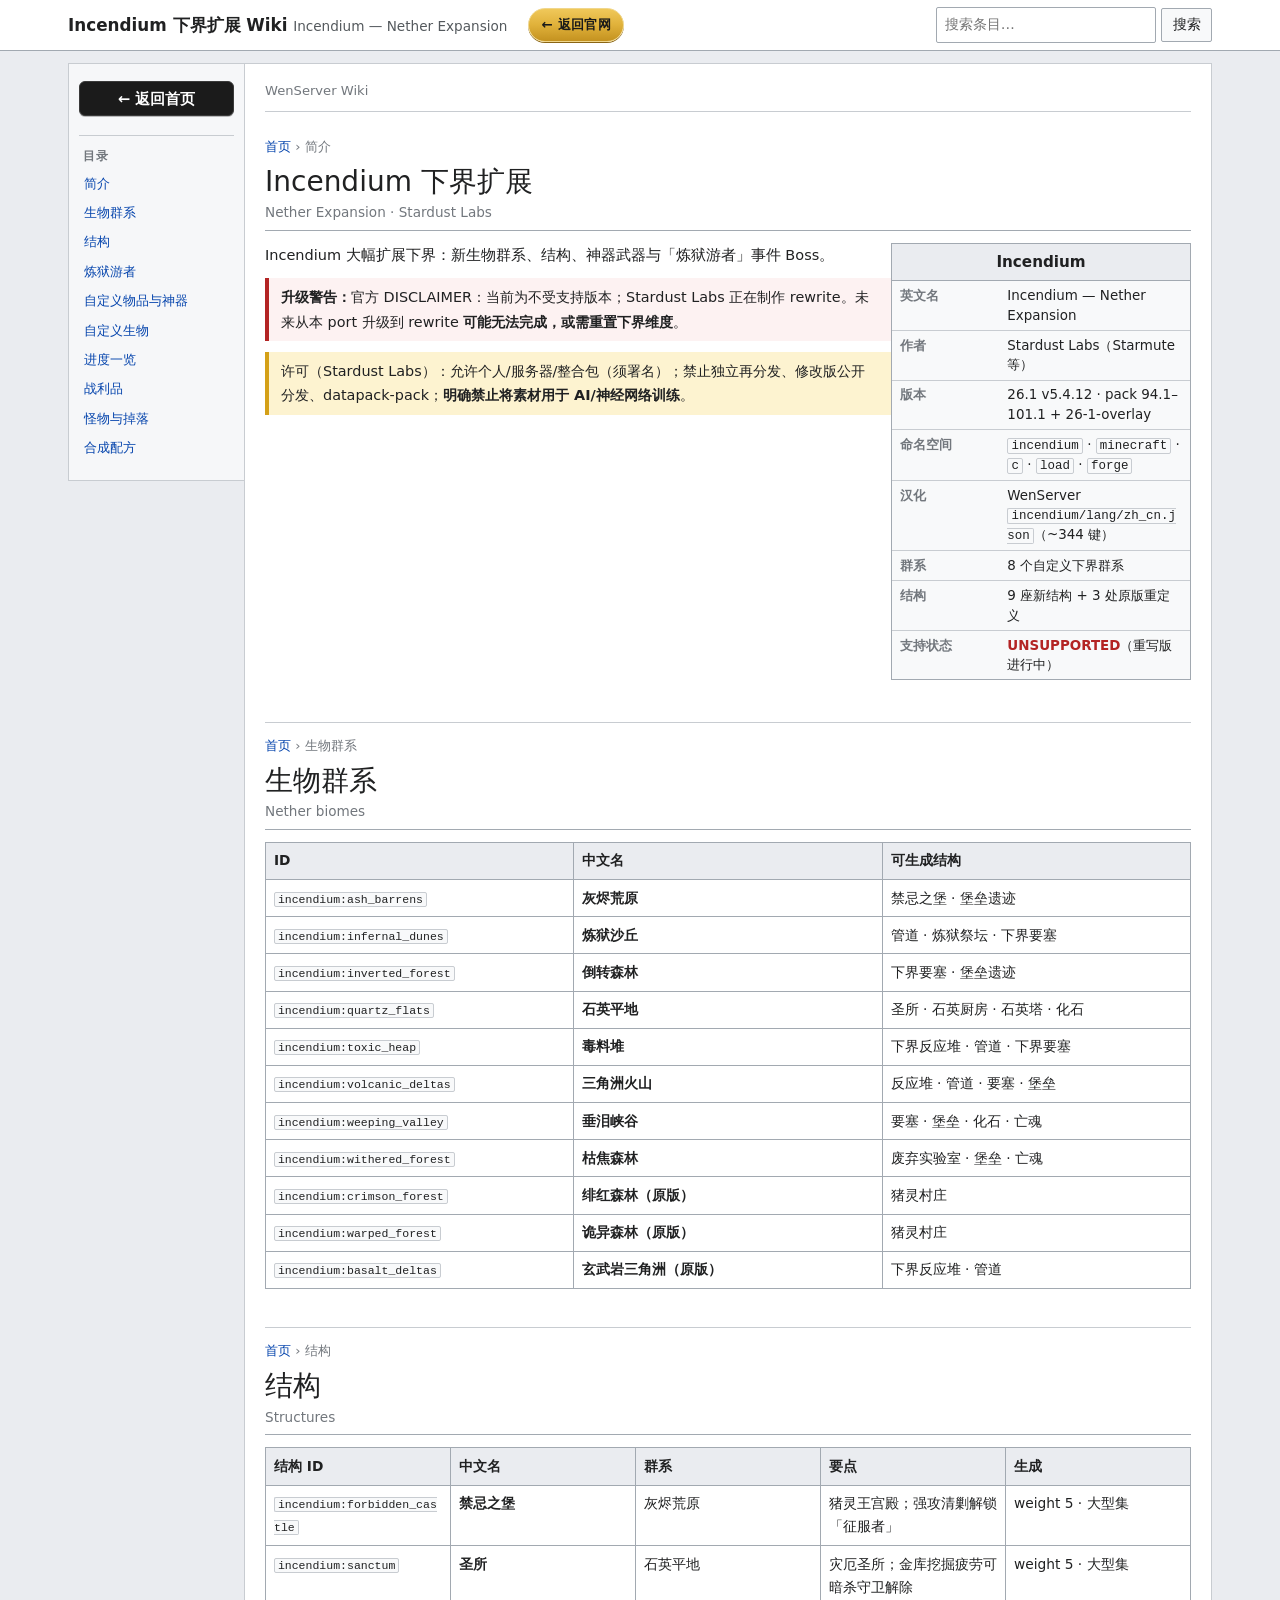
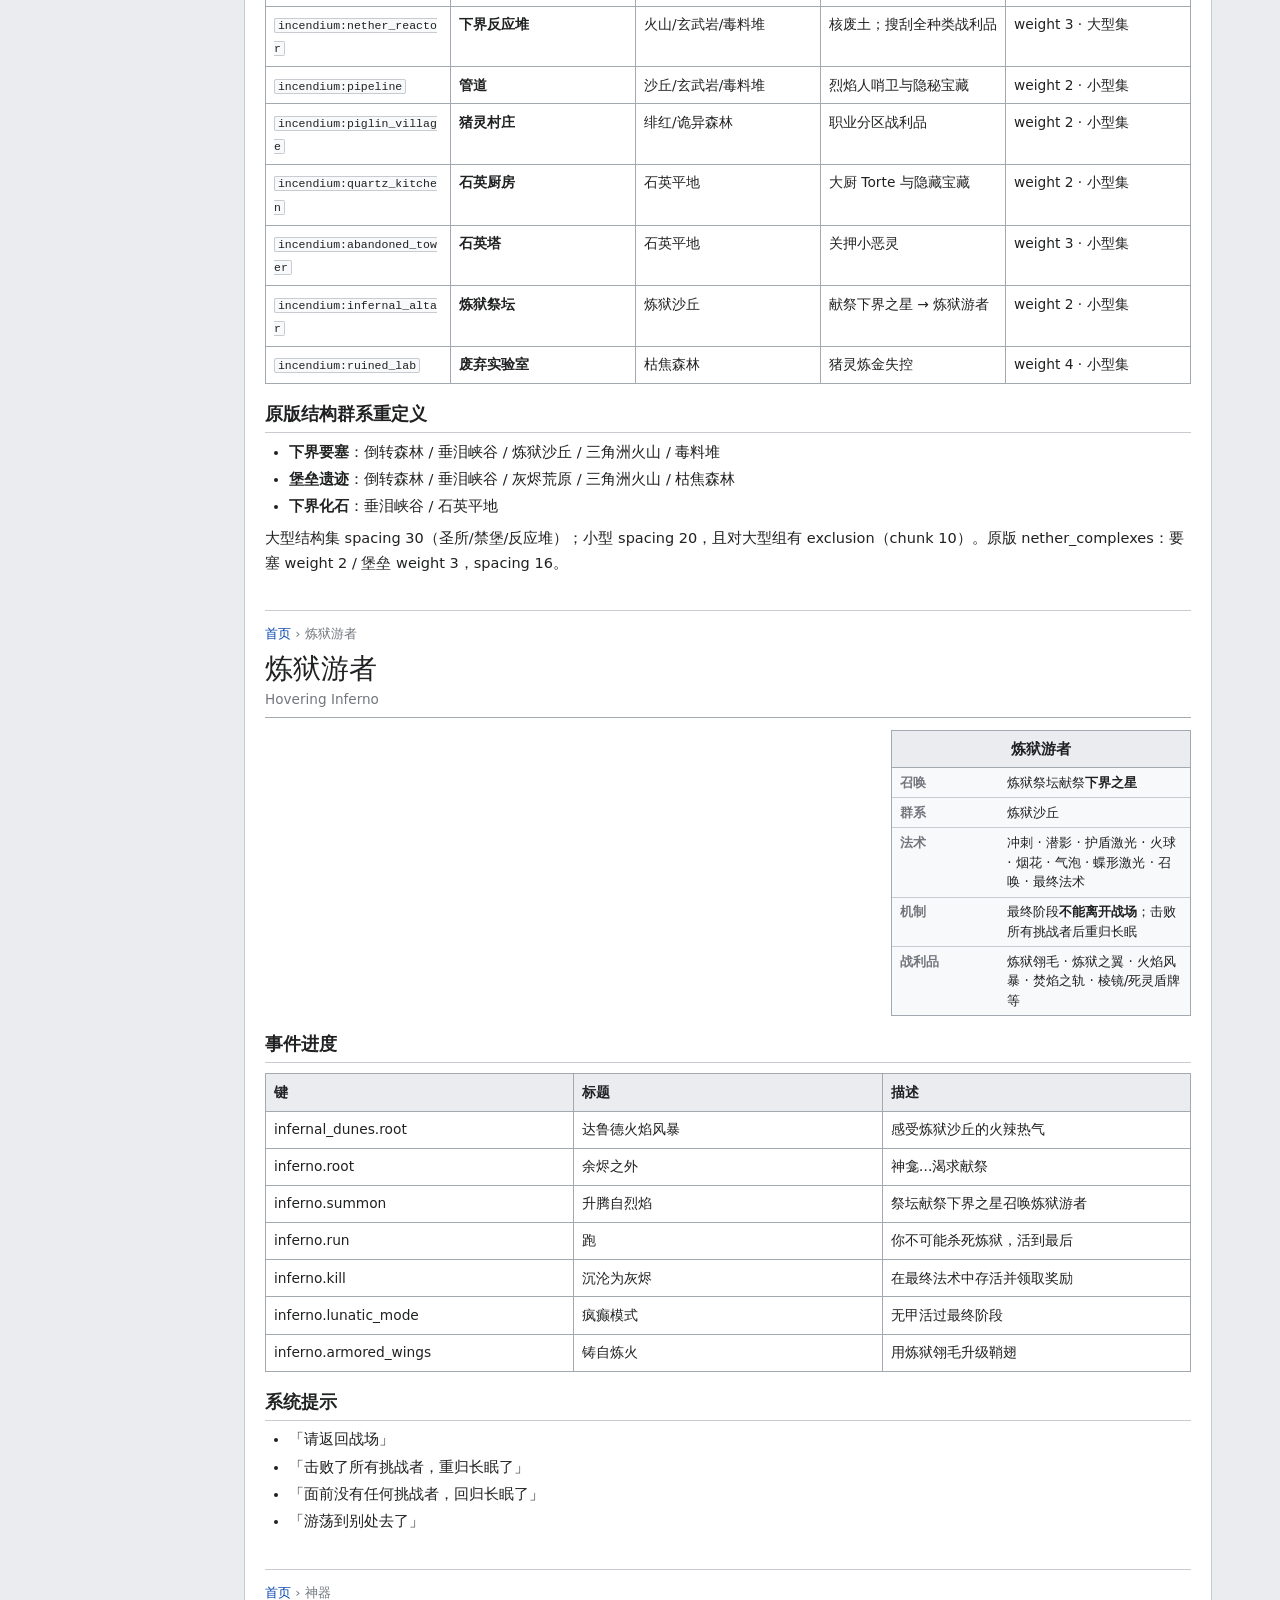
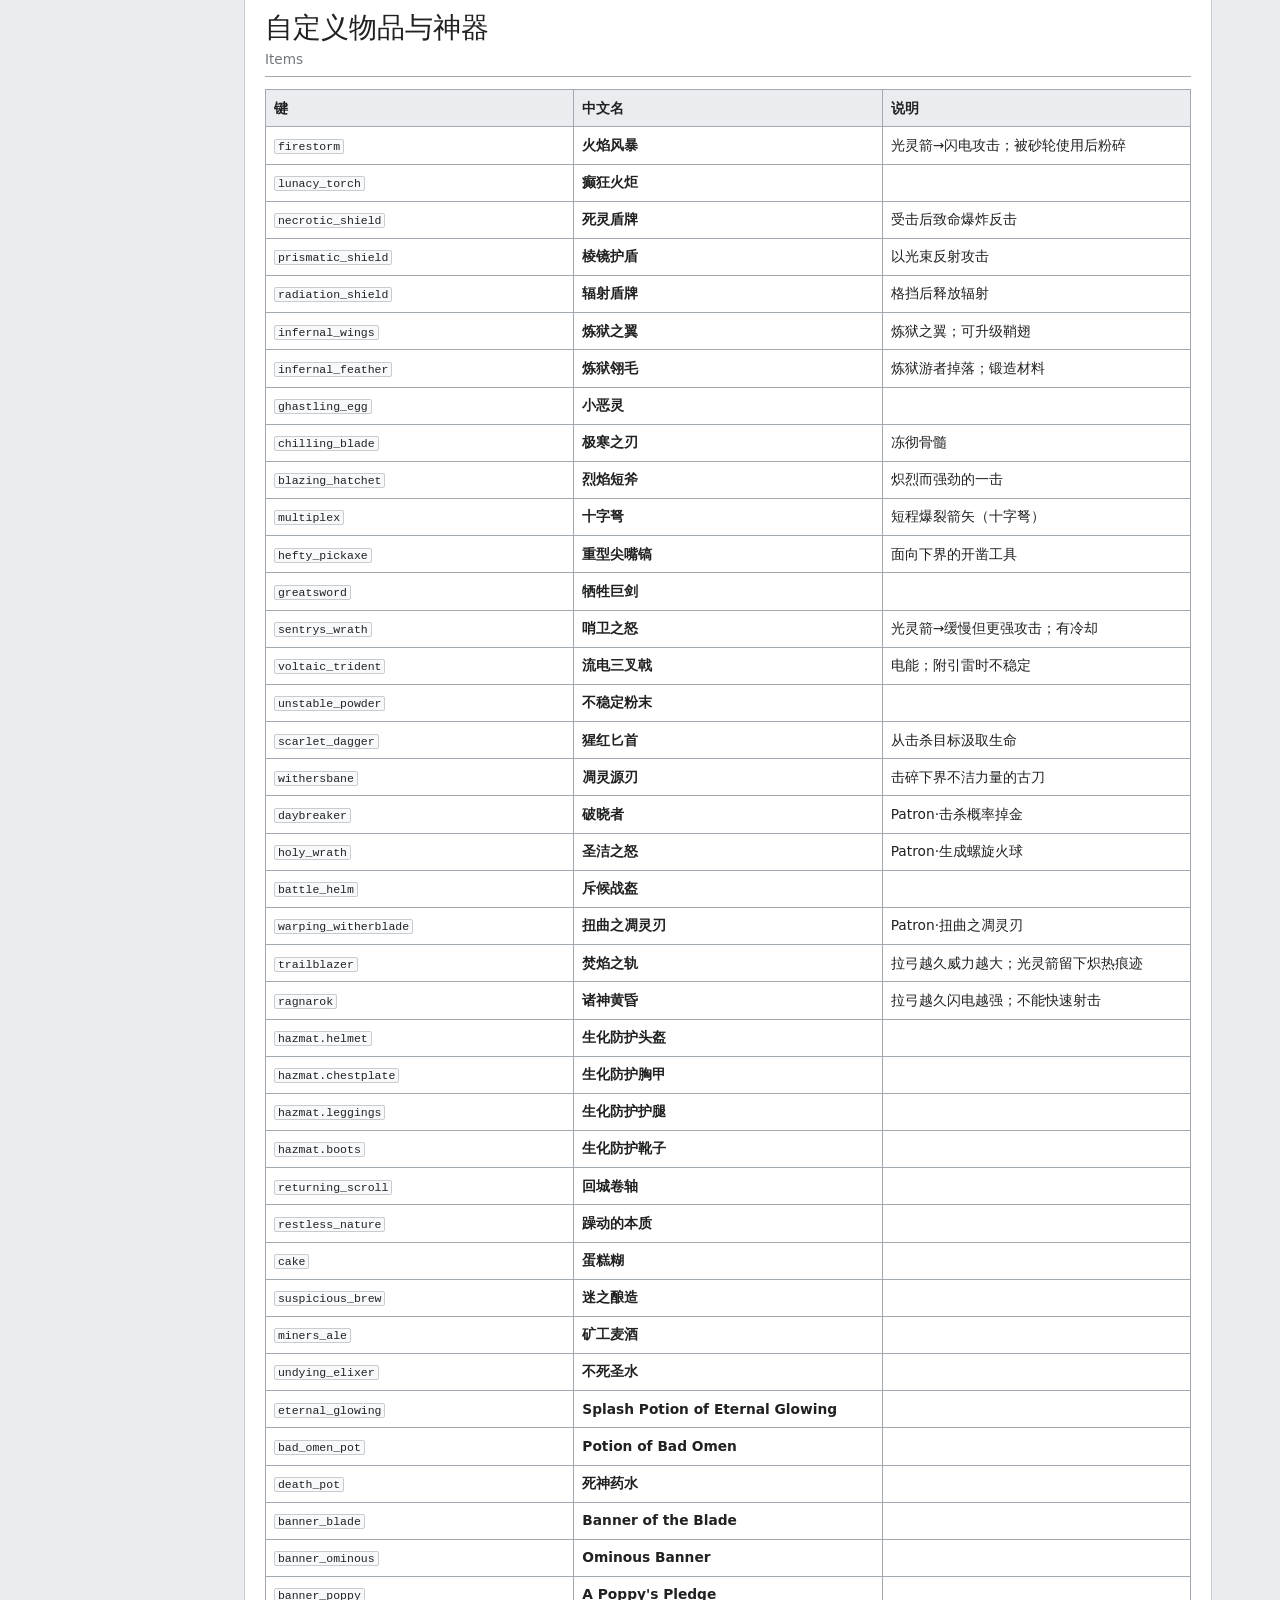
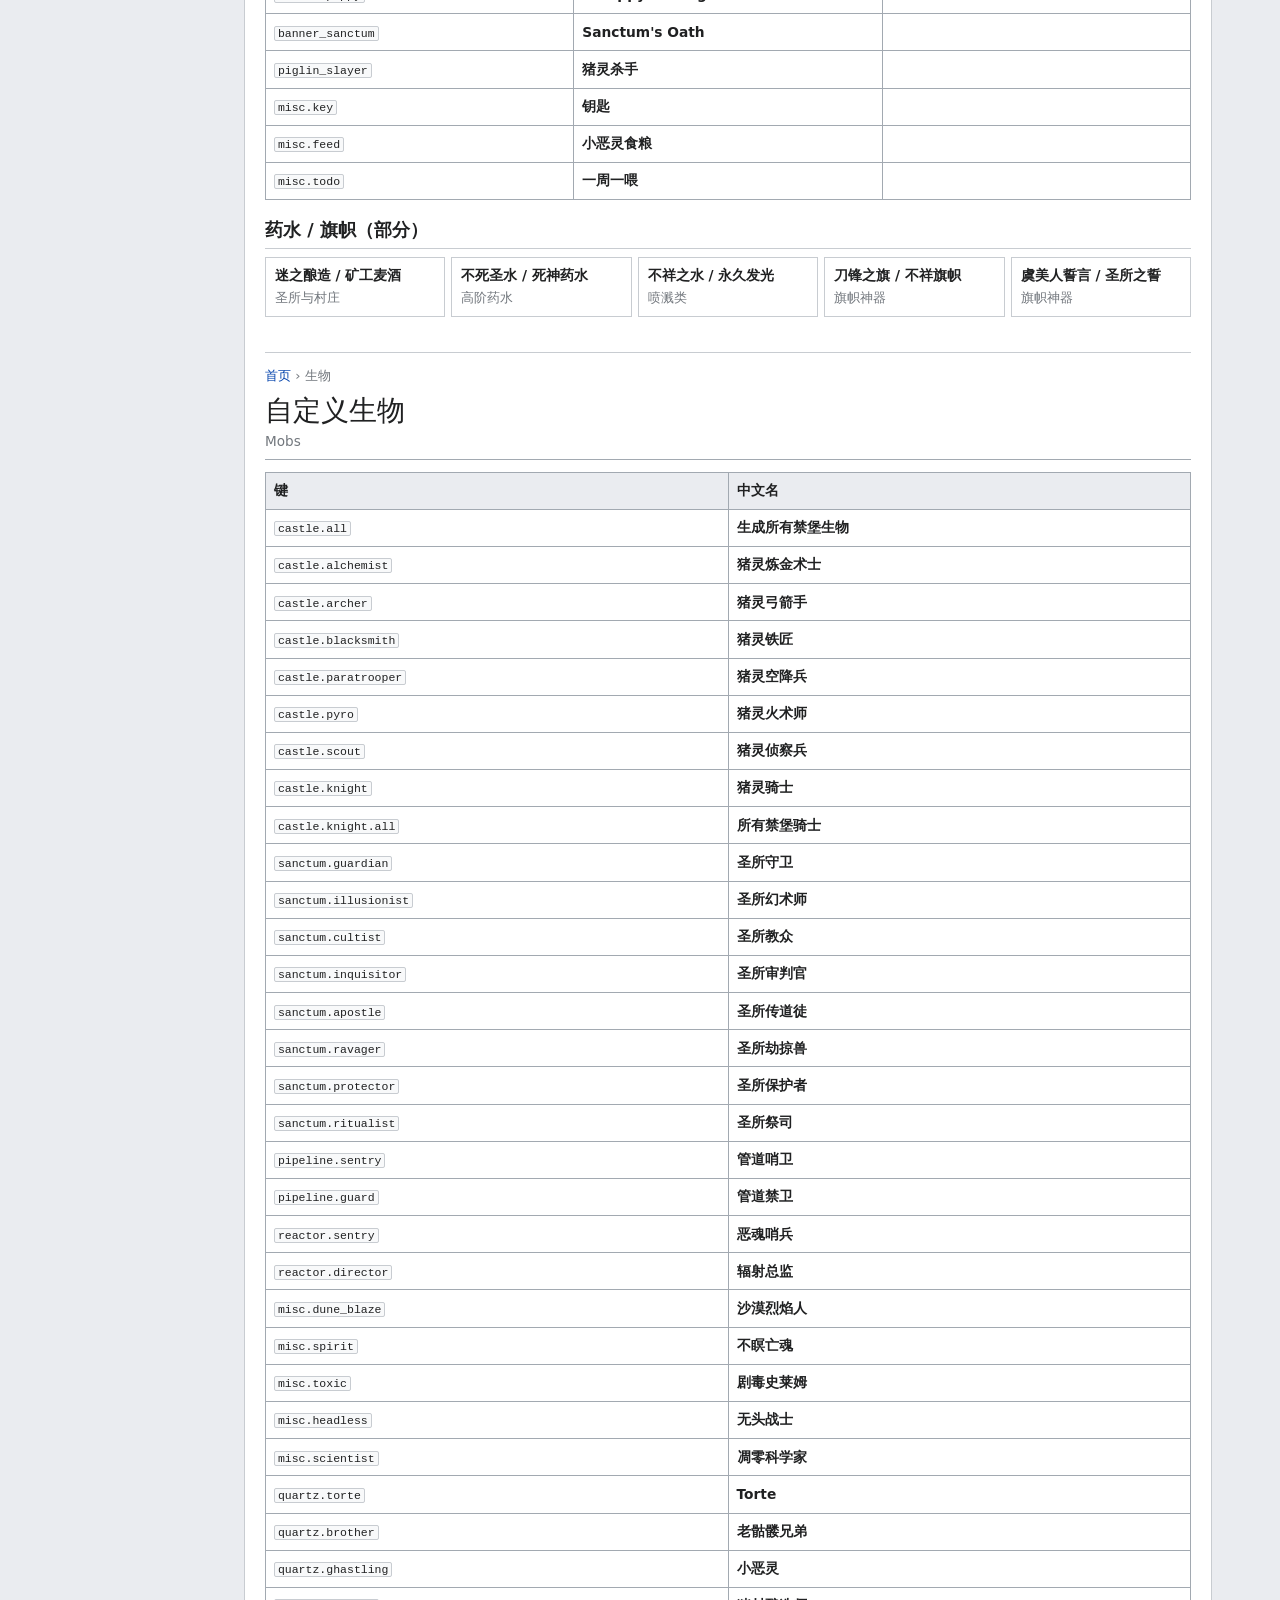
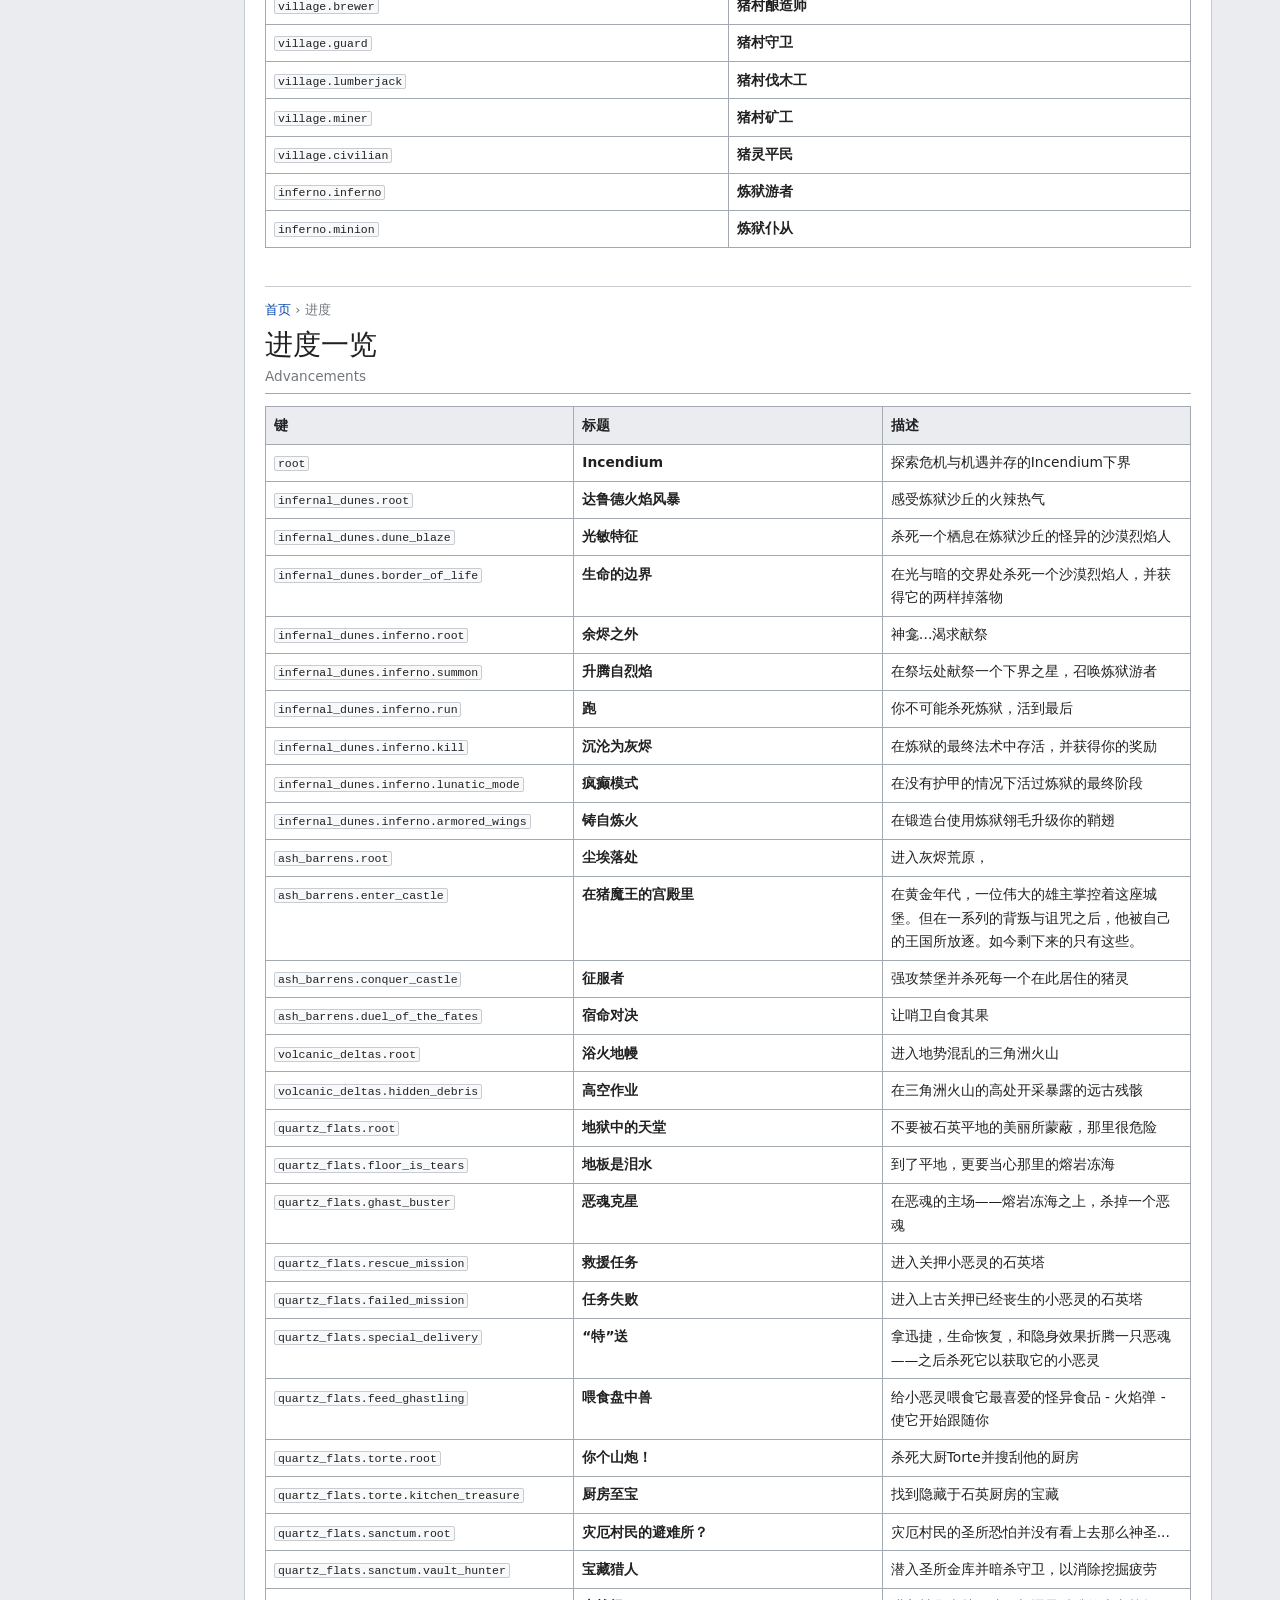
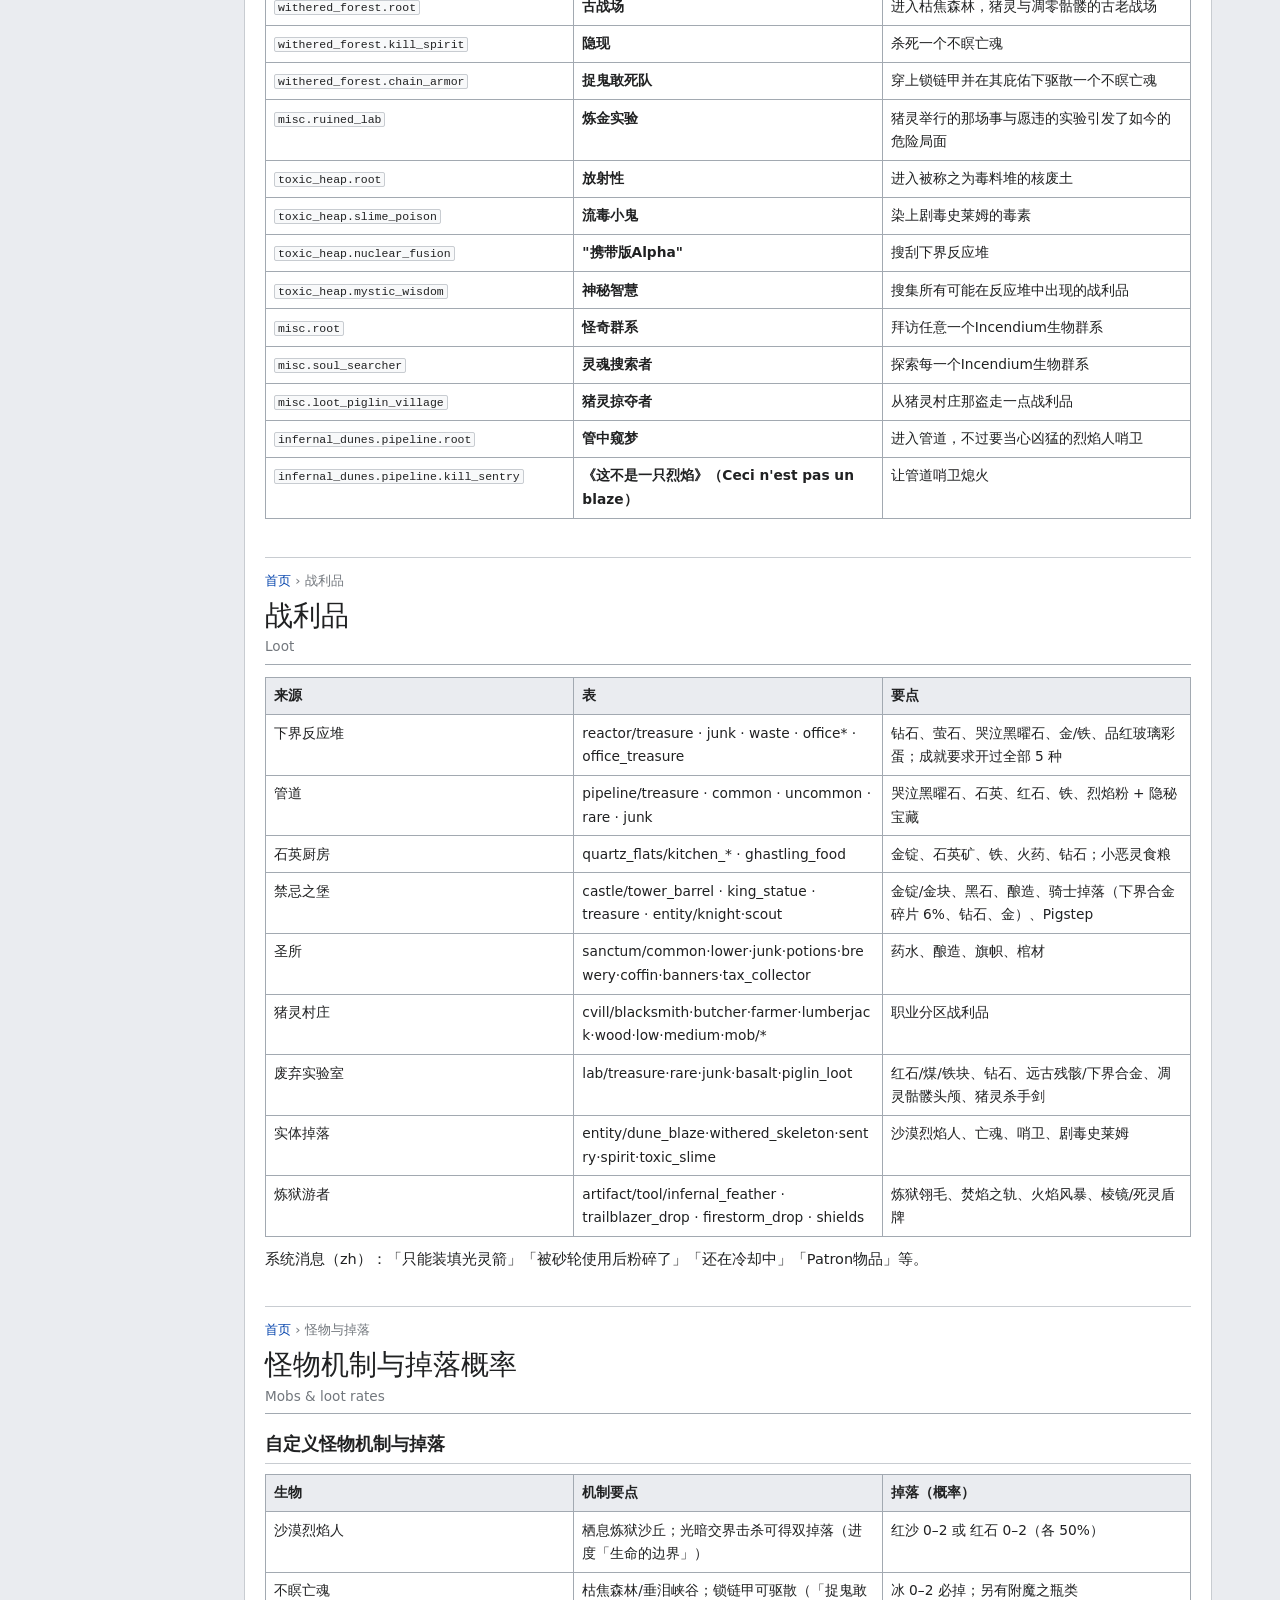
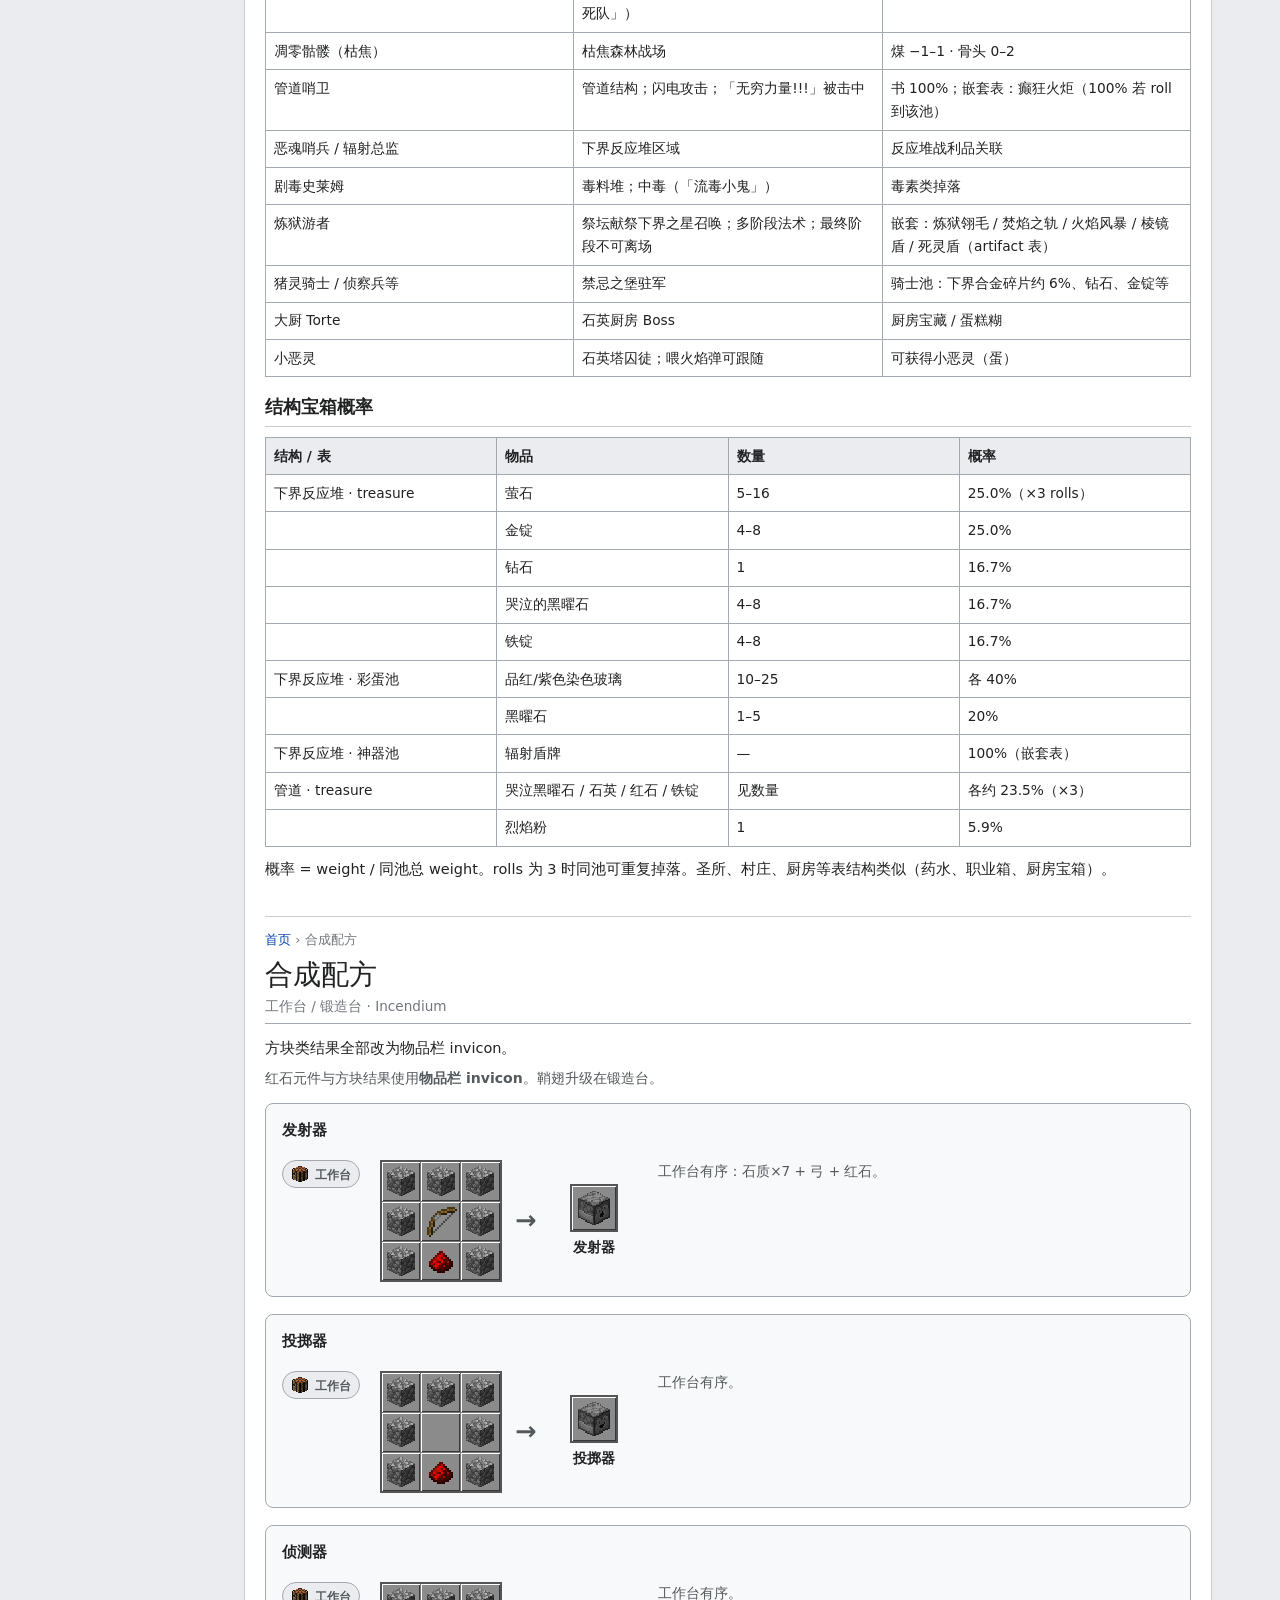
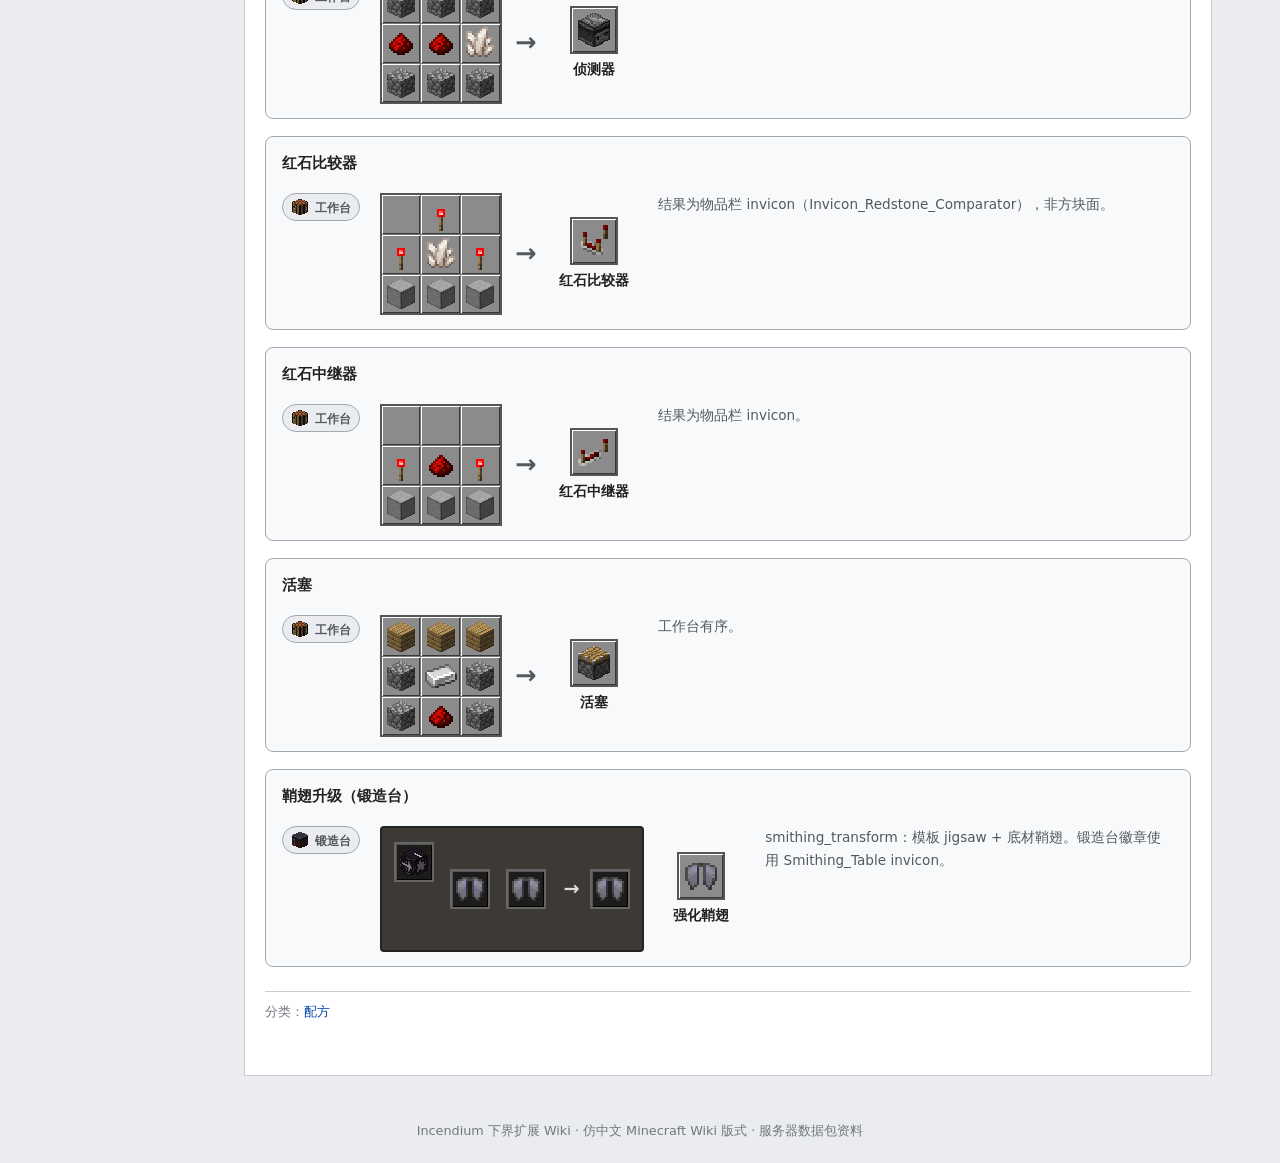
<file: Incendium/index.html>
<!DOCTYPE html>
<html lang="zh-CN">
<head>
<meta charset="UTF-8" />
<meta name="viewport" content="width=device-width, initial-scale=1.0"/>
<title>Incendium 下界扩展 Wiki</title>
<meta name="description" content="Incendium 下界扩展（Incendium — Nether Expansion）中文百科 · WenServer 服务器数据包"/>
<link rel="icon" type="image/png" sizes="32x32" href="assets/favicon-32x32.png">
<link rel="icon" type="image/png" sizes="16x16" href="assets/favicon-16x16.png">
<link rel="apple-touch-icon" sizes="180x180" href="assets/apple-touch-icon.png">
<link rel="stylesheet" href="assets/app.css" />
</head>
<body>

<header class="wiki-header">
	<div class="inner">
		<a class="wiki-logo" href="../index.html">Incendium 下界扩展 Wiki<span>Incendium — Nether Expansion</span></a>
			<a class="site-home" href="https://ws.wenrongxx.top/">← 返回官网</a>
			<button type="button" class="toc-toggle" id="tocToggle">目录</button>
		<div class="wiki-search">
			<input type="search" id="searchBox" placeholder="搜索条目…" aria-label="搜索" />
			<button type="button" id="searchBtn">搜索</button>
		</div>
	</div>
</header>

<div class="wiki-shell" id="top">
	<aside class="wiki-sidebar" id="wikiSidebar">
			<div class="sb-top">
				<a class="back-home" href="../index.html">← 返回首页</a>
			</div>
		<div class="sb-title">目录</div>
		<ul>
			<li><a href="#introduction">简介</a></li>
			<li><a href="#biomes">生物群系</a></li>
			<li><a href="#structures">结构</a></li>
			<li><a href="#inferno">炼狱游者</a></li>
			<li><a href="#artifacts">自定义物品与神器</a></li>
			<li><a href="#mobs">自定义生物</a></li>
			<li><a href="#advancements">进度一览</a></li>
			<li><a href="#loot">战利品</a></li>
			<li><a href="#mob-loot">怪物与掉落</a></li>
			<li><a href="#recipes">合成配方</a></li>
		</ul>
	</aside>
	<main class="wiki-content">
		<div class="back-bar">
			<span class="back-hub">WenServer Wiki</span>
		</div>

	<div id="searchPanel" class="search-panel" hidden>
		<div class="sr-head">
			<strong>搜索结果</strong>
			<span id="searchMeta" class="sr-meta"></span>
			<button type="button" id="searchClear" class="sr-clear">清除</button>
		</div>
		<p class="sr-hint">输入时只更新本列表，不会隐藏正文、也不会滚动页面。</p>
		<ol id="searchList" class="sr-list"></ol>
	</div>
	<div id="searchEmpty" class="search-empty" hidden>没有找到匹配的条目。</div>

	<article class="article" id="introduction" data-search="Incendium 下界扩展 Nether Expansion · Stardust Labs Incendium 下界 nether Stardust 炼狱">
		<div class="breadcrumbs"><a href="#top">首页</a> › 简介</div>
		<div class="article-header"><h1>Incendium 下界扩展</h1><div class="sub">Nether Expansion · Stardust Labs</div></div>
		<div class="infobox"><div class="ib-title">Incendium</div><table><tr><td class="k">英文名</td><td class="v">Incendium — Nether Expansion</td></tr><tr><td class="k">作者</td><td class="v">Stardust Labs（Starmute 等）</td></tr><tr><td class="k">版本</td><td class="v">26.1 v5.4.12 · pack 94.1–101.1 + 26-1-overlay</td></tr><tr><td class="k">命名空间</td><td class="v"><code>incendium</code> · <code>minecraft</code> · <code>c</code> · <code>load</code> · <code>forge</code></td></tr><tr><td class="k">汉化</td><td class="v">WenServer <code>incendium/lang/zh_cn.json</code>（~344 键）</td></tr><tr><td class="k">群系</td><td class="v">8 个自定义下界群系</td></tr><tr><td class="k">结构</td><td class="v">9 座新结构 + 3 处原版重定义</td></tr><tr><td class="k">支持状态</td><td class="v"><span class="d-hard">UNSUPPORTED</span>（重写版进行中）</td></tr></table></div><p>Incendium 大幅扩展下界：新生物群系、结构、神器武器与「炼狱游者」事件 Boss。</p><div class="warning"><strong>升级警告：</strong>官方 DISCLAIMER：当前为不受支持版本；Stardust Labs 正在制作 rewrite。未来从本 port 升级到 rewrite <strong>可能无法完成，或需重置下界维度</strong>。</div><p class="note">许可（Stardust Labs）：允许个人/服务器/整合包（须署名）；禁止独立再分发、修改版公开分发、datapack-pack；<strong>明确禁止将素材用于 AI/神经网络训练</strong>。</p>
	</article>

	<article class="article" id="biomes" data-search="生物群系 Nether biomes 群系 下界 灰烬 炼狱 石英 毒料 枯焦 火山">
		<div class="breadcrumbs"><a href="#top">首页</a> › 生物群系</div>
		<div class="article-header"><h1>生物群系</h1><div class="sub">Nether biomes</div></div>
		<div class="wiki-table-wrap"><table class="wiki"><tr><th>ID</th><th>中文名</th><th>可生成结构</th></tr><tr><td><code>incendium:ash_barrens</code></td><td><strong>灰烬荒原</strong></td><td>禁忌之堡 · 堡垒遗迹</td></tr><tr><td><code>incendium:infernal_dunes</code></td><td><strong>炼狱沙丘</strong></td><td>管道 · 炼狱祭坛 · 下界要塞</td></tr><tr><td><code>incendium:inverted_forest</code></td><td><strong>倒转森林</strong></td><td>下界要塞 · 堡垒遗迹</td></tr><tr><td><code>incendium:quartz_flats</code></td><td><strong>石英平地</strong></td><td>圣所 · 石英厨房 · 石英塔 · 化石</td></tr><tr><td><code>incendium:toxic_heap</code></td><td><strong>毒料堆</strong></td><td>下界反应堆 · 管道 · 下界要塞</td></tr><tr><td><code>incendium:volcanic_deltas</code></td><td><strong>三角洲火山</strong></td><td>反应堆 · 管道 · 要塞 · 堡垒</td></tr><tr><td><code>incendium:weeping_valley</code></td><td><strong>垂泪峡谷</strong></td><td>要塞 · 堡垒 · 化石 · 亡魂</td></tr><tr><td><code>incendium:withered_forest</code></td><td><strong>枯焦森林</strong></td><td>废弃实验室 · 堡垒 · 亡魂</td></tr><tr><td><code>incendium:crimson_forest</code></td><td><strong>绯红森林（原版）</strong></td><td>猪灵村庄</td></tr><tr><td><code>incendium:warped_forest</code></td><td><strong>诡异森林（原版）</strong></td><td>猪灵村庄</td></tr><tr><td><code>incendium:basalt_deltas</code></td><td><strong>玄武岩三角洲（原版）</strong></td><td>下界反应堆 · 管道</td></tr></table></div>
	</article>

	<article class="article" id="structures" data-search="结构 Structures 结构 禁忌之堡 圣所 炼狱祭坛 猪灵村庄 管道 反应堆">
		<div class="breadcrumbs"><a href="#top">首页</a> › 结构</div>
		<div class="article-header"><h1>结构</h1><div class="sub">Structures</div></div>
		<div class="wiki-table-wrap"><table class="wiki"><tr><th>结构 ID</th><th>中文名</th><th>群系</th><th>要点</th><th>生成</th></tr><tr><td><code>incendium:forbidden_castle</code></td><td><strong>禁忌之堡</strong></td><td>灰烬荒原</td><td>猪灵王宫殿；强攻清剿解锁「征服者」</td><td>weight 5 · 大型集</td></tr><tr><td><code>incendium:sanctum</code></td><td><strong>圣所</strong></td><td>石英平地</td><td>灾厄圣所；金库挖掘疲劳可暗杀守卫解除</td><td>weight 5 · 大型集</td></tr><tr><td><code>incendium:nether_reactor</code></td><td><strong>下界反应堆</strong></td><td>火山/玄武岩/毒料堆</td><td>核废土；搜刮全种类战利品</td><td>weight 3 · 大型集</td></tr><tr><td><code>incendium:pipeline</code></td><td><strong>管道</strong></td><td>沙丘/玄武岩/毒料堆</td><td>烈焰人哨卫与隐秘宝藏</td><td>weight 2 · 小型集</td></tr><tr><td><code>incendium:piglin_village</code></td><td><strong>猪灵村庄</strong></td><td>绯红/诡异森林</td><td>职业分区战利品</td><td>weight 2 · 小型集</td></tr><tr><td><code>incendium:quartz_kitchen</code></td><td><strong>石英厨房</strong></td><td>石英平地</td><td>大厨 Torte 与隐藏宝藏</td><td>weight 2 · 小型集</td></tr><tr><td><code>incendium:abandoned_tower</code></td><td><strong>石英塔</strong></td><td>石英平地</td><td>关押小恶灵</td><td>weight 3 · 小型集</td></tr><tr><td><code>incendium:infernal_altar</code></td><td><strong>炼狱祭坛</strong></td><td>炼狱沙丘</td><td>献祭下界之星 → 炼狱游者</td><td>weight 2 · 小型集</td></tr><tr><td><code>incendium:ruined_lab</code></td><td><strong>废弃实验室</strong></td><td>枯焦森林</td><td>猪灵炼金失控</td><td>weight 4 · 小型集</td></tr></table></div><h3>原版结构群系重定义</h3><ul class="bullets"><li><strong>下界要塞</strong>：倒转森林 / 垂泪峡谷 / 炼狱沙丘 / 三角洲火山 / 毒料堆</li><li><strong>堡垒遗迹</strong>：倒转森林 / 垂泪峡谷 / 灰烬荒原 / 三角洲火山 / 枯焦森林</li><li><strong>下界化石</strong>：垂泪峡谷 / 石英平地</li></ul><p>大型结构集 spacing 30（圣所/禁堡/反应堆）；小型 spacing 20，且对大型组有 exclusion（chunk 10）。原版 nether_complexes：要塞 weight 2 / 堡垒 weight 3，spacing 16。</p>
	</article>

	<article class="article" id="inferno" data-search="炼狱游者 Hovering Inferno 炼狱游者 Hovering Inferno 下界之星 祭坛 事件 法术">
		<div class="breadcrumbs"><a href="#top">首页</a> › 炼狱游者</div>
		<div class="article-header"><h1>炼狱游者</h1><div class="sub">Hovering Inferno</div></div>
		<div class="infobox"><div class="ib-title">炼狱游者</div><table><tr><td class="k">召唤</td><td class="v">炼狱祭坛献祭<strong>下界之星</strong></td></tr><tr><td class="k">群系</td><td class="v">炼狱沙丘</td></tr><tr><td class="k">法术</td><td class="v">冲刺 · 潜影 · 护盾激光 · 火球 · 烟花 · 气泡 · 蝶形激光 · 召唤 · 最终法术</td></tr><tr><td class="k">机制</td><td class="v">最终阶段<strong>不能离开战场</strong>；击败所有挑战者后重归长眠</td></tr><tr><td class="k">战利品</td><td class="v">炼狱翎毛 · 炼狱之翼 · 火焰风暴 · 焚焰之轨 · 棱镜/死灵盾牌 等</td></tr></table></div><h3>事件进度</h3><div class="wiki-table-wrap"><table class="wiki"><tr><th>键</th><th>标题</th><th>描述</th></tr><tr><td>infernal_dunes.root</td><td>达鲁德火焰风暴</td><td>感受炼狱沙丘的火辣热气</td></tr><tr><td>inferno.root</td><td>余烬之外</td><td>神龛…渴求献祭</td></tr><tr><td>inferno.summon</td><td>升腾自烈焰</td><td>祭坛献祭下界之星召唤炼狱游者</td></tr><tr><td>inferno.run</td><td>跑</td><td>你不可能杀死炼狱，活到最后</td></tr><tr><td>inferno.kill</td><td>沉沦为灰烬</td><td>在最终法术中存活并领取奖励</td></tr><tr><td>inferno.lunatic_mode</td><td>疯癫模式</td><td>无甲活过最终阶段</td></tr><tr><td>inferno.armored_wings</td><td>铸自炼火</td><td>用炼狱翎毛升级鞘翅</td></tr></table></div><h3>系统提示</h3><ul class="bullets"><li>「请返回战场」</li><li>「击败了所有挑战者，重归长眠了」</li><li>「面前没有任何挑战者，回归长眠了」</li><li>「游荡到别处去了」</li></ul>
	</article>

	<article class="article" id="artifacts" data-search="自定义物品与神器 Items 物品 神器 护盾 小恶灵 炼狱 戒指">
		<div class="breadcrumbs"><a href="#top">首页</a> › 神器</div>
		<div class="article-header"><h1>自定义物品与神器</h1><div class="sub">Items</div></div>
		<div class="wiki-table-wrap"><table class="wiki"><tr><th>键</th><th>中文名</th><th>说明</th></tr><tr><td><code>firestorm</code></td><td><strong>火焰风暴</strong></td><td>光灵箭→闪电攻击；被砂轮使用后粉碎</td></tr><tr><td><code>lunacy_torch</code></td><td><strong>癫狂火炬</strong></td><td></td></tr><tr><td><code>necrotic_shield</code></td><td><strong>死灵盾牌</strong></td><td>受击后致命爆炸反击</td></tr><tr><td><code>prismatic_shield</code></td><td><strong>棱镜护盾</strong></td><td>以光束反射攻击</td></tr><tr><td><code>radiation_shield</code></td><td><strong>辐射盾牌</strong></td><td>格挡后释放辐射</td></tr><tr><td><code>infernal_wings</code></td><td><strong>炼狱之翼</strong></td><td>炼狱之翼；可升级鞘翅</td></tr><tr><td><code>infernal_feather</code></td><td><strong>炼狱翎毛</strong></td><td>炼狱游者掉落；锻造材料</td></tr><tr><td><code>ghastling_egg</code></td><td><strong>小恶灵</strong></td><td></td></tr><tr><td><code>chilling_blade</code></td><td><strong>极寒之刃</strong></td><td>冻彻骨髓</td></tr><tr><td><code>blazing_hatchet</code></td><td><strong>烈焰短斧</strong></td><td>炽烈而强劲的一击</td></tr><tr><td><code>multiplex</code></td><td><strong>十字弩</strong></td><td>短程爆裂箭矢（十字弩）</td></tr><tr><td><code>hefty_pickaxe</code></td><td><strong>重型尖嘴镐</strong></td><td>面向下界的开凿工具</td></tr><tr><td><code>greatsword</code></td><td><strong>牺牲巨剑</strong></td><td></td></tr><tr><td><code>sentrys_wrath</code></td><td><strong>哨卫之怒</strong></td><td>光灵箭→缓慢但更强攻击；有冷却</td></tr><tr><td><code>voltaic_trident</code></td><td><strong>流电三叉戟</strong></td><td>电能；附引雷时不稳定</td></tr><tr><td><code>unstable_powder</code></td><td><strong>不稳定粉末</strong></td><td></td></tr><tr><td><code>scarlet_dagger</code></td><td><strong>猩红匕首</strong></td><td>从击杀目标汲取生命</td></tr><tr><td><code>withersbane</code></td><td><strong>凋灵源刃</strong></td><td>击碎下界不洁力量的古刀</td></tr><tr><td><code>daybreaker</code></td><td><strong>破晓者</strong></td><td>Patron·击杀概率掉金</td></tr><tr><td><code>holy_wrath</code></td><td><strong>圣洁之怒</strong></td><td>Patron·生成螺旋火球</td></tr><tr><td><code>battle_helm</code></td><td><strong>斥候战盔</strong></td><td></td></tr><tr><td><code>warping_witherblade</code></td><td><strong>扭曲之凋灵刃</strong></td><td>Patron·扭曲之凋灵刃</td></tr><tr><td><code>trailblazer</code></td><td><strong>焚焰之轨</strong></td><td>拉弓越久威力越大；光灵箭留下炽热痕迹</td></tr><tr><td><code>ragnarok</code></td><td><strong>诸神黄昏</strong></td><td>拉弓越久闪电越强；不能快速射击</td></tr><tr><td><code>hazmat.helmet</code></td><td><strong>生化防护头盔</strong></td><td></td></tr><tr><td><code>hazmat.chestplate</code></td><td><strong>生化防护胸甲</strong></td><td></td></tr><tr><td><code>hazmat.leggings</code></td><td><strong>生化防护护腿</strong></td><td></td></tr><tr><td><code>hazmat.boots</code></td><td><strong>生化防护靴子</strong></td><td></td></tr><tr><td><code>returning_scroll</code></td><td><strong>回城卷轴</strong></td><td></td></tr><tr><td><code>restless_nature</code></td><td><strong>躁动的本质</strong></td><td></td></tr><tr><td><code>cake</code></td><td><strong>蛋糕糊</strong></td><td></td></tr><tr><td><code>suspicious_brew</code></td><td><strong>迷之酿造</strong></td><td></td></tr><tr><td><code>miners_ale</code></td><td><strong>矿工麦酒</strong></td><td></td></tr><tr><td><code>undying_elixer</code></td><td><strong>不死圣水</strong></td><td></td></tr><tr><td><code>eternal_glowing</code></td><td><strong>Splash Potion of Eternal Glowing</strong></td><td></td></tr><tr><td><code>bad_omen_pot</code></td><td><strong>Potion of Bad Omen</strong></td><td></td></tr><tr><td><code>death_pot</code></td><td><strong>死神药水</strong></td><td></td></tr><tr><td><code>banner_blade</code></td><td><strong>Banner of the Blade</strong></td><td></td></tr><tr><td><code>banner_ominous</code></td><td><strong>Ominous Banner</strong></td><td></td></tr><tr><td><code>banner_poppy</code></td><td><strong>A Poppy&#x27;s Pledge</strong></td><td></td></tr><tr><td><code>banner_sanctum</code></td><td><strong>Sanctum&#x27;s Oath</strong></td><td></td></tr><tr><td><code>piglin_slayer</code></td><td><strong>猪灵杀手</strong></td><td></td></tr><tr><td><code>misc.key</code></td><td><strong>钥匙</strong></td><td></td></tr><tr><td><code>misc.feed</code></td><td><strong>小恶灵食粮</strong></td><td></td></tr><tr><td><code>misc.todo</code></td><td><strong>一周一喂</strong></td><td></td></tr></table></div><h3>药水 / 旗帜（部分）</h3><div class="mini-grid"><div class="mini-item"><div class="t">迷之酿造 / 矿工麦酒</div><div class="d">圣所与村庄</div></div><div class="mini-item"><div class="t">不死圣水 / 死神药水</div><div class="d">高阶药水</div></div><div class="mini-item"><div class="t">不祥之水 / 永久发光</div><div class="d">喷溅类</div></div><div class="mini-item"><div class="t">刀锋之旗 / 不祥旗帜</div><div class="d">旗帜神器</div></div><div class="mini-item"><div class="t">虞美人誓言 / 圣所之誓</div><div class="d">旗帜神器</div></div></div>
	</article>

	<article class="article" id="mobs" data-search="自定义生物 Mobs 生物 猪灵骑士 圣所守卫 管道哨卫 沙漠烈焰人 不瞑亡魂 炼狱游者">
		<div class="breadcrumbs"><a href="#top">首页</a> › 生物</div>
		<div class="article-header"><h1>自定义生物</h1><div class="sub">Mobs</div></div>
		<div class="wiki-table-wrap"><table class="wiki"><tr><th>键</th><th>中文名</th></tr><tr><td><code>castle.all</code></td><td><strong>生成所有禁堡生物</strong></td></tr><tr><td><code>castle.alchemist</code></td><td><strong>猪灵炼金术士</strong></td></tr><tr><td><code>castle.archer</code></td><td><strong>猪灵弓箭手</strong></td></tr><tr><td><code>castle.blacksmith</code></td><td><strong>猪灵铁匠</strong></td></tr><tr><td><code>castle.paratrooper</code></td><td><strong>猪灵空降兵</strong></td></tr><tr><td><code>castle.pyro</code></td><td><strong>猪灵火术师</strong></td></tr><tr><td><code>castle.scout</code></td><td><strong>猪灵侦察兵</strong></td></tr><tr><td><code>castle.knight</code></td><td><strong>猪灵骑士</strong></td></tr><tr><td><code>castle.knight.all</code></td><td><strong>所有禁堡骑士</strong></td></tr><tr><td><code>sanctum.guardian</code></td><td><strong>圣所守卫</strong></td></tr><tr><td><code>sanctum.illusionist</code></td><td><strong>圣所幻术师</strong></td></tr><tr><td><code>sanctum.cultist</code></td><td><strong>圣所教众</strong></td></tr><tr><td><code>sanctum.inquisitor</code></td><td><strong>圣所审判官</strong></td></tr><tr><td><code>sanctum.apostle</code></td><td><strong>圣所传道徒</strong></td></tr><tr><td><code>sanctum.ravager</code></td><td><strong>圣所劫掠兽</strong></td></tr><tr><td><code>sanctum.protector</code></td><td><strong>圣所保护者</strong></td></tr><tr><td><code>sanctum.ritualist</code></td><td><strong>圣所祭司</strong></td></tr><tr><td><code>pipeline.sentry</code></td><td><strong>管道哨卫</strong></td></tr><tr><td><code>pipeline.guard</code></td><td><strong>管道禁卫</strong></td></tr><tr><td><code>reactor.sentry</code></td><td><strong>恶魂哨兵</strong></td></tr><tr><td><code>reactor.director</code></td><td><strong>辐射总监</strong></td></tr><tr><td><code>misc.dune_blaze</code></td><td><strong>沙漠烈焰人</strong></td></tr><tr><td><code>misc.spirit</code></td><td><strong>不瞑亡魂</strong></td></tr><tr><td><code>misc.toxic</code></td><td><strong>剧毒史莱姆</strong></td></tr><tr><td><code>misc.headless</code></td><td><strong>无头战士</strong></td></tr><tr><td><code>misc.scientist</code></td><td><strong>凋零科学家</strong></td></tr><tr><td><code>quartz.torte</code></td><td><strong>Torte</strong></td></tr><tr><td><code>quartz.brother</code></td><td><strong>老骷髅兄弟</strong></td></tr><tr><td><code>quartz.ghastling</code></td><td><strong>小恶灵</strong></td></tr><tr><td><code>village.brewer</code></td><td><strong>猪村酿造师</strong></td></tr><tr><td><code>village.guard</code></td><td><strong>猪村守卫</strong></td></tr><tr><td><code>village.lumberjack</code></td><td><strong>猪村伐木工</strong></td></tr><tr><td><code>village.miner</code></td><td><strong>猪村矿工</strong></td></tr><tr><td><code>village.civilian</code></td><td><strong>猪灵平民</strong></td></tr><tr><td><code>inferno.inferno</code></td><td><strong>炼狱游者</strong></td></tr><tr><td><code>inferno.minion</code></td><td><strong>炼狱仆从</strong></td></tr></table></div>
	</article>

	<article class="article" id="advancements" data-search="进度一览 Advancements 进度 事件 沙丘 灰烬 石英 毒料 枯焦 圣所 管道">
		<div class="breadcrumbs"><a href="#top">首页</a> › 进度</div>
		<div class="article-header"><h1>进度一览</h1><div class="sub">Advancements</div></div>
		<div class="wiki-table-wrap"><table class="wiki"><tr><th>键</th><th>标题</th><th>描述</th></tr><tr><td><code>root</code></td><td><strong>Incendium</strong></td><td>探索危机与机遇并存的Incendium下界</td></tr><tr><td><code>infernal_dunes.root</code></td><td><strong>达鲁德火焰风暴</strong></td><td>感受炼狱沙丘的火辣热气</td></tr><tr><td><code>infernal_dunes.dune_blaze</code></td><td><strong>光敏特征</strong></td><td>杀死一个栖息在炼狱沙丘的怪异的沙漠烈焰人</td></tr><tr><td><code>infernal_dunes.border_of_life</code></td><td><strong>生命的边界</strong></td><td>在光与暗的交界处杀死一个沙漠烈焰人，并获得它的两样掉落物</td></tr><tr><td><code>infernal_dunes.inferno.root</code></td><td><strong>余烬之外</strong></td><td>神龛…渴求献祭</td></tr><tr><td><code>infernal_dunes.inferno.summon</code></td><td><strong>升腾自烈焰</strong></td><td>在祭坛处献祭一个下界之星，召唤炼狱游者</td></tr><tr><td><code>infernal_dunes.inferno.run</code></td><td><strong>跑</strong></td><td>你不可能杀死炼狱，活到最后</td></tr><tr><td><code>infernal_dunes.inferno.kill</code></td><td><strong>沉沦为灰烬</strong></td><td>在炼狱的最终法术中存活，并获得你的奖励</td></tr><tr><td><code>infernal_dunes.inferno.lunatic_mode</code></td><td><strong>疯癫模式</strong></td><td>在没有护甲的情况下活过炼狱的最终阶段</td></tr><tr><td><code>infernal_dunes.inferno.armored_wings</code></td><td><strong>铸自炼火</strong></td><td>在锻造台使用炼狱翎毛升级你的鞘翅</td></tr><tr><td><code>ash_barrens.root</code></td><td><strong>尘埃落处</strong></td><td>进入灰烬荒原，</td></tr><tr><td><code>ash_barrens.enter_castle</code></td><td><strong>在猪魔王的宫殿里</strong></td><td>在黄金年代，一位伟大的雄主掌控着这座城堡。但在一系列的背叛与诅咒之后，他被自己的王国所放逐。如今剩下来的只有这些。</td></tr><tr><td><code>ash_barrens.conquer_castle</code></td><td><strong>征服者</strong></td><td>强攻禁堡并杀死每一个在此居住的猪灵</td></tr><tr><td><code>ash_barrens.duel_of_the_fates</code></td><td><strong>宿命对决</strong></td><td>让哨卫自食其果</td></tr><tr><td><code>volcanic_deltas.root</code></td><td><strong>浴火地幔</strong></td><td>进入地势混乱的三角洲火山</td></tr><tr><td><code>volcanic_deltas.hidden_debris</code></td><td><strong>高空作业</strong></td><td>在三角洲火山的高处开采暴露的远古残骸</td></tr><tr><td><code>quartz_flats.root</code></td><td><strong>地狱中的天堂</strong></td><td>不要被石英平地的美丽所蒙蔽，那里很危险</td></tr><tr><td><code>quartz_flats.floor_is_tears</code></td><td><strong>地板是泪水</strong></td><td>到了平地，更要当心那里的熔岩冻海</td></tr><tr><td><code>quartz_flats.ghast_buster</code></td><td><strong>恶魂克星</strong></td><td>在恶魂的主场——熔岩冻海之上，杀掉一个恶魂</td></tr><tr><td><code>quartz_flats.rescue_mission</code></td><td><strong>救援任务</strong></td><td>进入关押小恶灵的石英塔</td></tr><tr><td><code>quartz_flats.failed_mission</code></td><td><strong>任务失败</strong></td><td>进入上古关押已经丧生的小恶灵的石英塔</td></tr><tr><td><code>quartz_flats.special_delivery</code></td><td><strong>“特”送</strong></td><td>拿迅捷，生命恢复，和隐身效果折腾一只恶魂——之后杀死它以获取它的小恶灵</td></tr><tr><td><code>quartz_flats.feed_ghastling</code></td><td><strong>喂食盘中兽</strong></td><td>给小恶灵喂食它最喜爱的怪异食品 - 火焰弹 - 使它开始跟随你</td></tr><tr><td><code>quartz_flats.torte.root</code></td><td><strong>你个山炮！</strong></td><td>杀死大厨Torte并搜刮他的厨房</td></tr><tr><td><code>quartz_flats.torte.kitchen_treasure</code></td><td><strong>厨房至宝</strong></td><td>找到隐藏于石英厨房的宝藏</td></tr><tr><td><code>quartz_flats.sanctum.root</code></td><td><strong>灾厄村民的避难所？</strong></td><td>灾厄村民的圣所恐怕并没有看上去那么神圣...</td></tr><tr><td><code>quartz_flats.sanctum.vault_hunter</code></td><td><strong>宝藏猎人</strong></td><td>潜入圣所金库并暗杀守卫，以消除挖掘疲劳</td></tr><tr><td><code>withered_forest.root</code></td><td><strong>古战场</strong></td><td>进入枯焦森林，猪灵与凋零骷髅的古老战场</td></tr><tr><td><code>withered_forest.kill_spirit</code></td><td><strong>隐现</strong></td><td>杀死一个不瞑亡魂</td></tr><tr><td><code>withered_forest.chain_armor</code></td><td><strong>捉鬼敢死队</strong></td><td>穿上锁链甲并在其庇佑下驱散一个不瞑亡魂</td></tr><tr><td><code>misc.ruined_lab</code></td><td><strong>炼金实验</strong></td><td>猪灵举行的那场事与愿违的实验引发了如今的危险局面</td></tr><tr><td><code>toxic_heap.root</code></td><td><strong>放射性</strong></td><td>进入被称之为毒料堆的核废土</td></tr><tr><td><code>toxic_heap.slime_poison</code></td><td><strong>流毒小鬼</strong></td><td>染上剧毒史莱姆的毒素</td></tr><tr><td><code>toxic_heap.nuclear_fusion</code></td><td><strong>&quot;携带版Alpha&quot;</strong></td><td>搜刮下界反应堆</td></tr><tr><td><code>toxic_heap.mystic_wisdom</code></td><td><strong>神秘智慧</strong></td><td>搜集所有可能在反应堆中出现的战利品</td></tr><tr><td><code>misc.root</code></td><td><strong>怪奇群系</strong></td><td>拜访任意一个Incendium生物群系</td></tr><tr><td><code>misc.soul_searcher</code></td><td><strong>灵魂搜索者</strong></td><td>探索每一个Incendium生物群系</td></tr><tr><td><code>misc.loot_piglin_village</code></td><td><strong>猪灵掠夺者</strong></td><td>从猪灵村庄那盗走一点战利品</td></tr><tr><td><code>infernal_dunes.pipeline.root</code></td><td><strong>管中窥梦</strong></td><td>进入管道，不过要当心凶猛的烈焰人哨卫</td></tr><tr><td><code>infernal_dunes.pipeline.kill_sentry</code></td><td><strong>《这不是一只烈焰》（Ceci n&#x27;est pas un blaze）</strong></td><td>让管道哨卫熄火</td></tr></table></div>
	</article>

	<article class="article" id="loot" data-search="战利品 Loot 战利品 保险库 反应堆 管道 城堡 圣所">
		<div class="breadcrumbs"><a href="#top">首页</a> › 战利品</div>
		<div class="article-header"><h1>战利品</h1><div class="sub">Loot</div></div>
		<div class="wiki-table-wrap"><table class="wiki"><tr><th>来源</th><th>表</th><th>要点</th></tr><tr><td>下界反应堆</td><td>reactor/treasure · junk · waste · office* · office_treasure</td><td>钻石、萤石、哭泣黑曜石、金/铁、品红玻璃彩蛋；成就要求开过全部 5 种</td></tr><tr><td>管道</td><td>pipeline/treasure · common · uncommon · rare · junk</td><td>哭泣黑曜石、石英、红石、铁、烈焰粉 + 隐秘宝藏</td></tr><tr><td>石英厨房</td><td>quartz_flats/kitchen_* · ghastling_food</td><td>金锭、石英矿、铁、火药、钻石；小恶灵食粮</td></tr><tr><td>禁忌之堡</td><td>castle/tower_barrel · king_statue · treasure · entity/knight·scout</td><td>金锭/金块、黑石、酿造、骑士掉落（下界合金碎片 6%、钻石、金）、Pigstep</td></tr><tr><td>圣所</td><td>sanctum/common·lower·junk·potions·brewery·coffin·banners·tax_collector</td><td>药水、酿造、旗帜、棺材</td></tr><tr><td>猪灵村庄</td><td>cvill/blacksmith·butcher·farmer·lumberjack·wood·low·medium·mob/*</td><td>职业分区战利品</td></tr><tr><td>废弃实验室</td><td>lab/treasure·rare·junk·basalt·piglin_loot</td><td>红石/煤/铁块、钻石、远古残骸/下界合金、凋灵骷髅头颅、猪灵杀手剑</td></tr><tr><td>实体掉落</td><td>entity/dune_blaze·withered_skeleton·sentry·spirit·toxic_slime</td><td>沙漠烈焰人、亡魂、哨卫、剧毒史莱姆</td></tr><tr><td>炼狱游者</td><td>artifact/tool/infernal_feather · trailblazer_drop · firestorm_drop · shields</td><td>炼狱翎毛、焚焰之轨、火焰风暴、棱镜/死灵盾牌</td></tr></table></div><p class="muted">系统消息（zh）：「只能装填光灵箭」「被砂轮使用后粉碎了」「还在冷却中」「Patron物品」等。</p>
	</article>


	<article class="article" id="mob-loot" data-search="怪物机制与掉落概率 Mobs &amp; loot rates 怪物 机制 掉落 概率 炼狱游者 哨卫 亡魂 反应堆 管道">
		<div class="breadcrumbs"><a href="#top">首页</a> › 怪物与掉落</div>
		<div class="article-header"><h1>怪物机制与掉落概率</h1><div class="sub">Mobs & loot rates</div></div>
		
		<h3>自定义怪物机制与掉落</h3>
		<div class="wiki-table-wrap"><table class="wiki"><tr><th>生物</th><th>机制要点</th><th>掉落（概率）</th></tr><tr><td>沙漠烈焰人</td><td>栖息炼狱沙丘；光暗交界击杀可得双掉落（进度「生命的边界」）</td><td>红沙 0–2 或 红石 0–2（各 50%）</td></tr><tr><td>不瞑亡魂</td><td>枯焦森林/垂泪峡谷；锁链甲可驱散（「捉鬼敢死队」）</td><td>冰 0–2 必掉；另有附魔之瓶类</td></tr><tr><td>凋零骷髅（枯焦）</td><td>枯焦森林战场</td><td>煤 −1–1 · 骨头 0–2</td></tr><tr><td>管道哨卫</td><td>管道结构；闪电攻击；「无穷力量!!!」被击中</td><td>书 100%；嵌套表：癫狂火炬（100% 若 roll 到该池）</td></tr><tr><td>恶魂哨兵 / 辐射总监</td><td>下界反应堆区域</td><td>反应堆战利品关联</td></tr><tr><td>剧毒史莱姆</td><td>毒料堆；中毒（「流毒小鬼」）</td><td>毒素类掉落</td></tr><tr><td>炼狱游者</td><td>祭坛献祭下界之星召唤；多阶段法术；最终阶段不可离场</td><td>嵌套：炼狱翎毛 / 焚焰之轨 / 火焰风暴 / 棱镜盾 / 死灵盾（artifact 表）</td></tr><tr><td>猪灵骑士 / 侦察兵等</td><td>禁忌之堡驻军</td><td>骑士池：下界合金碎片约 6%、钻石、金锭等</td></tr><tr><td>大厨 Torte</td><td>石英厨房 Boss</td><td>厨房宝藏 / 蛋糕糊</td></tr><tr><td>小恶灵</td><td>石英塔囚徒；喂火焰弹可跟随</td><td>可获得小恶灵（蛋）</td></tr></table></div>

		<h3>结构宝箱概率</h3>
		<div class="wiki-table-wrap"><table class="wiki"><tr><th>结构 / 表</th><th>物品</th><th>数量</th><th>概率</th></tr><tr><td>下界反应堆 · treasure</td><td>萤石</td><td>5–16</td><td>25.0%（×3 rolls）</td></tr><tr><td></td><td>金锭</td><td>4–8</td><td>25.0%</td></tr><tr><td></td><td>钻石</td><td>1</td><td>16.7%</td></tr><tr><td></td><td>哭泣的黑曜石</td><td>4–8</td><td>16.7%</td></tr><tr><td></td><td>铁锭</td><td>4–8</td><td>16.7%</td></tr><tr><td>下界反应堆 · 彩蛋池</td><td>品红/紫色染色玻璃</td><td>10–25</td><td>各 40%</td></tr><tr><td></td><td>黑曜石</td><td>1–5</td><td>20%</td></tr><tr><td>下界反应堆 · 神器池</td><td>辐射盾牌</td><td>—</td><td>100%（嵌套表）</td></tr><tr><td>管道 · treasure</td><td>哭泣黑曜石 / 石英 / 红石 / 铁锭</td><td>见数量</td><td>各约 23.5%（×3）</td></tr><tr><td></td><td>烈焰粉</td><td>1</td><td>5.9%</td></tr></table></div>
		<p class="muted">概率 = weight / 同池总 weight。rolls 为 3 时同池可重复掉落。圣所、村庄、厨房等表结构类似（药水、职业箱、厨房宝箱）。</p>
	
	</article>

	<article class="article" id="recipes" data-search="合成 配方 工作台 锻造台 切石机 熔炉 3x3 craft">
		<div class="breadcrumbs"><a href="#top">首页</a> › 合成配方</div>
		<div class="article-header"><h1>合成配方</h1><div class="sub">工作台 / 锻造台 · Incendium</div></div>
		<p>方块类结果全部改为物品栏 invicon。</p>
		<p class="craft-note">红石元件与方块结果使用<strong>物品栏 invicon</strong>。鞘翅升级在锻造台。</p>
<div class="craft-block station-crafting">
  <div class="craft-name">发射器</div>
  <div class="craft-station"><img class="st-ico" src="assets/img/craft/ui_crafting_table.png" alt="">工作台</div>
  <div class="craft-table-wrap">
    <table class="craft-3"><tr><td><img src="assets/img/craft/cobblestone.png" alt="cobblestone" title="cobblestone"></td><td><img src="assets/img/craft/cobblestone.png" alt="cobblestone" title="cobblestone"></td><td><img src="assets/img/craft/cobblestone.png" alt="cobblestone" title="cobblestone"></td></tr><tr><td><img src="assets/img/craft/cobblestone.png" alt="cobblestone" title="cobblestone"></td><td><img src="assets/img/craft/bow.png" alt="bow" title="bow"></td><td><img src="assets/img/craft/cobblestone.png" alt="cobblestone" title="cobblestone"></td></tr><tr><td><img src="assets/img/craft/cobblestone.png" alt="cobblestone" title="cobblestone"></td><td><img src="assets/img/craft/redstone.png" alt="redstone" title="redstone"></td><td><img src="assets/img/craft/cobblestone.png" alt="cobblestone" title="cobblestone"></td></tr></table>
    <div class="craft-arrow">→</div>
    <div class="craft-result"><div class="slot"><img src="assets/img/craft/dispenser.png" alt="发射器"></div><div>发射器</div></div>
  </div>
  <div class="craft-meta">工作台有序：石质×7 + 弓 + 红石。</div>
</div>

<div class="craft-block station-crafting">
  <div class="craft-name">投掷器</div>
  <div class="craft-station"><img class="st-ico" src="assets/img/craft/ui_crafting_table.png" alt="">工作台</div>
  <div class="craft-table-wrap">
    <table class="craft-3"><tr><td><img src="assets/img/craft/cobblestone.png" alt="cobblestone" title="cobblestone"></td><td><img src="assets/img/craft/cobblestone.png" alt="cobblestone" title="cobblestone"></td><td><img src="assets/img/craft/cobblestone.png" alt="cobblestone" title="cobblestone"></td></tr><tr><td><img src="assets/img/craft/cobblestone.png" alt="cobblestone" title="cobblestone"></td><td></td><td><img src="assets/img/craft/cobblestone.png" alt="cobblestone" title="cobblestone"></td></tr><tr><td><img src="assets/img/craft/cobblestone.png" alt="cobblestone" title="cobblestone"></td><td><img src="assets/img/craft/redstone.png" alt="redstone" title="redstone"></td><td><img src="assets/img/craft/cobblestone.png" alt="cobblestone" title="cobblestone"></td></tr></table>
    <div class="craft-arrow">→</div>
    <div class="craft-result"><div class="slot"><img src="assets/img/craft/dropper.png" alt="投掷器"></div><div>投掷器</div></div>
  </div>
  <div class="craft-meta">工作台有序。</div>
</div>

<div class="craft-block station-crafting">
  <div class="craft-name">侦测器</div>
  <div class="craft-station"><img class="st-ico" src="assets/img/craft/ui_crafting_table.png" alt="">工作台</div>
  <div class="craft-table-wrap">
    <table class="craft-3"><tr><td><img src="assets/img/craft/cobblestone.png" alt="cobblestone" title="cobblestone"></td><td><img src="assets/img/craft/cobblestone.png" alt="cobblestone" title="cobblestone"></td><td><img src="assets/img/craft/cobblestone.png" alt="cobblestone" title="cobblestone"></td></tr><tr><td><img src="assets/img/craft/redstone.png" alt="redstone" title="redstone"></td><td><img src="assets/img/craft/redstone.png" alt="redstone" title="redstone"></td><td><img src="assets/img/craft/quartz.png" alt="quartz" title="quartz"></td></tr><tr><td><img src="assets/img/craft/cobblestone.png" alt="cobblestone" title="cobblestone"></td><td><img src="assets/img/craft/cobblestone.png" alt="cobblestone" title="cobblestone"></td><td><img src="assets/img/craft/cobblestone.png" alt="cobblestone" title="cobblestone"></td></tr></table>
    <div class="craft-arrow">→</div>
    <div class="craft-result"><div class="slot"><img src="assets/img/craft/observer.png" alt="侦测器"></div><div>侦测器</div></div>
  </div>
  <div class="craft-meta">工作台有序。</div>
</div>

<div class="craft-block station-crafting">
  <div class="craft-name">红石比较器</div>
  <div class="craft-station"><img class="st-ico" src="assets/img/craft/ui_crafting_table.png" alt="">工作台</div>
  <div class="craft-table-wrap">
    <table class="craft-3"><tr><td></td><td><img src="assets/img/craft/redstone_torch.png" alt="redstone_torch" title="redstone_torch"></td><td></td></tr><tr><td><img src="assets/img/craft/redstone_torch.png" alt="redstone_torch" title="redstone_torch"></td><td><img src="assets/img/craft/quartz.png" alt="quartz" title="quartz"></td><td><img src="assets/img/craft/redstone_torch.png" alt="redstone_torch" title="redstone_torch"></td></tr><tr><td><img src="assets/img/craft/smooth_stone.png" alt="smooth_stone" title="smooth_stone"></td><td><img src="assets/img/craft/smooth_stone.png" alt="smooth_stone" title="smooth_stone"></td><td><img src="assets/img/craft/smooth_stone.png" alt="smooth_stone" title="smooth_stone"></td></tr></table>
    <div class="craft-arrow">→</div>
    <div class="craft-result"><div class="slot"><img src="assets/img/craft/comparator.png" alt="红石比较器"></div><div>红石比较器</div></div>
  </div>
  <div class="craft-meta">结果为物品栏 invicon（Invicon_Redstone_Comparator），非方块面。</div>
</div>

<div class="craft-block station-crafting">
  <div class="craft-name">红石中继器</div>
  <div class="craft-station"><img class="st-ico" src="assets/img/craft/ui_crafting_table.png" alt="">工作台</div>
  <div class="craft-table-wrap">
    <table class="craft-3"><tr><td></td><td></td><td></td></tr><tr><td><img src="assets/img/craft/redstone_torch.png" alt="redstone_torch" title="redstone_torch"></td><td><img src="assets/img/craft/redstone.png" alt="redstone" title="redstone"></td><td><img src="assets/img/craft/redstone_torch.png" alt="redstone_torch" title="redstone_torch"></td></tr><tr><td><img src="assets/img/craft/smooth_stone.png" alt="smooth_stone" title="smooth_stone"></td><td><img src="assets/img/craft/smooth_stone.png" alt="smooth_stone" title="smooth_stone"></td><td><img src="assets/img/craft/smooth_stone.png" alt="smooth_stone" title="smooth_stone"></td></tr></table>
    <div class="craft-arrow">→</div>
    <div class="craft-result"><div class="slot"><img src="assets/img/craft/repeater.png" alt="红石中继器"></div><div>红石中继器</div></div>
  </div>
  <div class="craft-meta">结果为物品栏 invicon。</div>
</div>

<div class="craft-block station-crafting">
  <div class="craft-name">活塞</div>
  <div class="craft-station"><img class="st-ico" src="assets/img/craft/ui_crafting_table.png" alt="">工作台</div>
  <div class="craft-table-wrap">
    <table class="craft-3"><tr><td><img src="assets/img/craft/oak_planks.png" alt="oak_planks" title="oak_planks"></td><td><img src="assets/img/craft/oak_planks.png" alt="oak_planks" title="oak_planks"></td><td><img src="assets/img/craft/oak_planks.png" alt="oak_planks" title="oak_planks"></td></tr><tr><td><img src="assets/img/craft/cobblestone.png" alt="cobblestone" title="cobblestone"></td><td><img src="assets/img/craft/iron_ingot.png" alt="iron_ingot" title="iron_ingot"></td><td><img src="assets/img/craft/cobblestone.png" alt="cobblestone" title="cobblestone"></td></tr><tr><td><img src="assets/img/craft/cobblestone.png" alt="cobblestone" title="cobblestone"></td><td><img src="assets/img/craft/redstone.png" alt="redstone" title="redstone"></td><td><img src="assets/img/craft/cobblestone.png" alt="cobblestone" title="cobblestone"></td></tr></table>
    <div class="craft-arrow">→</div>
    <div class="craft-result"><div class="slot"><img src="assets/img/craft/piston.png" alt="活塞"></div><div>活塞</div></div>
  </div>
  <div class="craft-meta">工作台有序。</div>
</div>

<div class="craft-block station-smithing">
  <div class="craft-name">鞘翅升级（锻造台）</div>
  <div class="craft-station"><img class="st-ico" src="assets/img/craft/ui_smithing_table.png" alt="">锻造台</div>
  <div class="craft-table-wrap">
    <div class="smith-box">
      <div class="s-template"><div class="slot-ico"><img src="assets/img/craft/jigsaw.png" alt="锻造模板" title="锻造模板"></div></div>
      <div class="s-base"><div class="slot-ico"><img src="assets/img/craft/elytra.png" alt="底材" title="底材"></div></div>
      <div class="s-add"><div class="slot-ico"><img src="assets/img/craft/elytra.png" alt="附加材料" title="附加材料"></div></div>
      <div class="s-arrow">→</div>
      <div class="s-out"><div class="slot-ico"><img src="assets/img/craft/elytra.png" alt="强化鞘翅" title="强化鞘翅"></div></div>
    </div>
    <div class="craft-result"><div class="slot"><img src="assets/img/craft/elytra.png" alt="强化鞘翅"></div><div>强化鞘翅</div></div>
  </div>
  <div class="craft-meta">smithing_transform：模板 jigsaw + 底材鞘翅。锻造台徽章使用 Smithing_Table invicon。</div>
</div>

		<div class="categories">分类：<a href="#recipes">配方</a></div>
	</article>
	</main>
</div>

<footer class="wiki-footer">
	Incendium 下界扩展 Wiki · 仿中文 Minecraft Wiki 版式 · 服务器数据包资料
</footer>

<script>
(function () {
	var sidebar = document.getElementById("wikiSidebar");
	var toggle = document.getElementById("tocToggle");
	var links = Array.prototype.slice.call(document.querySelectorAll(".wiki-sidebar a"));
	var navTargets = links.map(function (a) {
		var id = a.getAttribute("href");
		return id && id.charAt(0) === "#" ? document.querySelector(id) : null;
	});
	function onScroll() {
		var y = (document.documentElement.scrollTop || document.body.scrollTop) + 100;
		var idx = 0;
		for (var i = 0; i < navTargets.length; i++) {
			var t = navTargets[i];
			if (t && !t.classList.contains("hidden-by-search") && t.offsetTop <= y) idx = i;
		}
		links.forEach(function (a, i) {
			a.classList.toggle("active", i === idx);
			var t = navTargets[i];
			if (t) a.classList.toggle("dimmed", t.classList.contains("hidden-by-search"));
		});
	}
	window.addEventListener("scroll", onScroll, { passive: true });
	onScroll();
	if (toggle && sidebar) {
		if (window.matchMedia("(max-width: 800px)").matches) sidebar.classList.add("collapsed");
		toggle.addEventListener("click", function () {
			var nowOpen = sidebar.classList.toggle("collapsed") === false;
			document.querySelectorAll(".toc-box").forEach(function (tb) {
				tb.classList.toggle("collapsed", !nowOpen);
				tb.classList.toggle("open", nowOpen);
			});
		});
	}
	var box = document.getElementById("searchBox");
	var btn = document.getElementById("searchBtn");
	var panel = document.getElementById("searchPanel");
	var list = document.getElementById("searchList");
	var meta = document.getElementById("searchMeta");
	var clearBtn = document.getElementById("searchClear");
	var emptyBox = document.getElementById("searchEmpty");
	var allArticles = Array.prototype.slice.call(document.querySelectorAll("main .article"));
	var timer = null;
	var lastHits = [];
	function titleOf(art) {
		var h = art.querySelector(".article-header h1") || art.querySelector("h1") || art.querySelector("h2");
		return h ? h.textContent.replace(/\s+/g, " ").trim() : (art.id || "未命名");
	}
	function snippetOf(art, q) {
		var text = (art.textContent || "").replace(/\s+/g, " ");
		var i = text.toLowerCase().indexOf(q);
		if (i < 0) return text.slice(0, 80) + (text.length > 80 ? "…" : "");
		var start = Math.max(0, i - 24);
		var end = Math.min(text.length, i + q.length + 36);
		return (start > 0 ? "…" : "") + text.slice(start, end) + (end < text.length ? "…" : "");
	}
	var index = allArticles.map(function (art) {
		var title = titleOf(art);
		var body = (art.textContent || "").replace(/\s+/g, " ");
		var data = art.getAttribute("data-search") || "";
		return { el: art, id: art.id, title: title,
			hay: (title + " " + data + " " + body).toLowerCase(),
			titleLower: title.toLowerCase(), dataLower: data.toLowerCase() };
	});
	function scoreOf(item, q) {
		if (item.titleLower.indexOf(q) !== -1) return 3;
		if (item.dataLower.indexOf(q) !== -1) return 2;
		if (item.hay.indexOf(q) !== -1) return 1;
		return 0;
	}
	function showAllArticles() {
		index.forEach(function (it) { it.el.classList.remove("hidden-by-search"); });
	}
	function renderPanel(q, hits) {
		if (!panel || !list || !meta) return;
		if (!q) { panel.hidden = true; if (emptyBox) emptyBox.hidden = true; list.innerHTML = ""; lastHits = []; return; }
		if (!hits.length) {
			panel.hidden = true;
			if (emptyBox) { emptyBox.hidden = false; emptyBox.textContent = "没有找到「" + q + "」。"; }
			lastHits = []; return;
		}
		if (emptyBox) emptyBox.hidden = true;
		panel.hidden = false;
		meta.textContent = "「" + q + "」 · " + hits.length + " 条";
		list.innerHTML = "";
		hits.forEach(function (h) {
			var li = document.createElement("li");
			var a = document.createElement("a");
			a.href = "#" + h.item.id; a.textContent = h.item.title; a.title = h.snippet;
			var sn = document.createElement("div"); sn.className = "sr-snip"; sn.textContent = h.snippet;
			li.appendChild(a); li.appendChild(sn);
			a.addEventListener("click", function (e) {
				e.preventDefault();
				var el = document.getElementById(h.item.id);
				if (el) el.scrollIntoView({ block: "start" });
			});
			list.appendChild(li);
		});
		lastHits = hits;
	}
	function updateResultsOnInput() {
		var q = (box.value || "").trim().toLowerCase().replace(/\s+/g, " ");
		showAllArticles();
		if (!q) { renderPanel("", []); onScroll(); return; }
		var hits = [];
		index.forEach(function (it) {
			var s = scoreOf(it, q);
			if (s > 0) hits.push({ item: it, score: s, snippet: snippetOf(it.el, q) });
		});
		hits.sort(function (a, b) {
			if (b.score !== a.score) return b.score - a.score;
			return index.indexOf(a.item) - index.indexOf(b.item);
		});
		renderPanel(q, hits);
	}
	function jumpTo(el) {
		if (!el) return;
		el.classList.remove("hidden-by-search");
		window.scrollTo(0, Math.max(0, el.getBoundingClientRect().top + window.pageYOffset - 72));
	}
	function goToResults() {
		updateResultsOnInput();
		if (!lastHits.length) {
			if (emptyBox && !emptyBox.hidden)
				window.scrollTo(0, Math.max(0, emptyBox.getBoundingClientRect().top + window.pageYOffset - 72));
			return;
		}
		if (panel && !panel.hidden) {
			window.scrollTo(0, Math.max(0, panel.getBoundingClientRect().top + window.pageYOffset - 72));
			return;
		}
		jumpTo(lastHits[0].item.el);
	}
	if (box) {
		box.addEventListener("input", function () {
			if (timer) clearTimeout(timer);
			timer = setTimeout(updateResultsOnInput, 180);
		});
		box.addEventListener("keydown", function (e) {
			if (e.key === "Enter") { e.preventDefault(); if (timer) clearTimeout(timer); goToResults(); }
			else if (e.key === "Escape") {
				e.preventDefault(); box.value = "";
				if (timer) clearTimeout(timer);
				showAllArticles(); renderPanel("", []); onScroll(); box.blur();
			}
		});
	}
	if (btn) btn.addEventListener("click", function (e) { e.preventDefault(); if (timer) clearTimeout(timer); goToResults(); });
	if (clearBtn) clearBtn.addEventListener("click", function () {
		if (box) box.value = "";
		if (timer) clearTimeout(timer);
		showAllArticles(); renderPanel("", []); onScroll();
		if (box) box.focus();
	});
})();

		/* toc-box sync init */
		document.querySelectorAll(".toc-box").forEach(function (tb) {
			if (window.matchMedia("(max-width: 800px)").matches) {
				tb.classList.add("collapsed");
			} else {
				tb.classList.add("open");
			}
			var title = tb.querySelector(".toc-title");
			if (title) {
				title.addEventListener("click", function () {
					var open = tb.classList.toggle("open");
					tb.classList.toggle("collapsed", !open);
				});
			}
		});

	/* ===== float nav: home + collapsible TOC ===== */
	(function () {
		if (document.getElementById("floatNav")) return;
		var nav = document.createElement("div");
		nav.className = "float-nav";
		nav.id = "floatNav";
		nav.innerHTML = '<a class="float-home" href="../index.html">\u2190 \u8fd4\u56de\u9996\u9875</a>' +
			'<button type="button" class="float-toc" id="floatToc" aria-expanded="false">\u76ee\u5f55</button>';
		document.body.appendChild(nav);
		var panel = document.createElement("div");
		panel.className = "float-toc-panel";
		panel.id = "floatTocPanel";
		panel.hidden = true;
		var html = "";
		var sb = document.getElementById("wikiSidebar");
		if (sb) {
			var titles = sb.querySelectorAll(".sb-title");
			var lists = sb.querySelectorAll("ul, ol");
			var used = {};
			for (var i = 0; i < lists.length; i++) {
				var t = titles[i] ? titles[i].textContent.trim() : "\u7ae0\u8282";
				if (!used[t]) { html += '<div class="ftp-title">' + t + "</div>"; used[t] = 1; }
				var as = lists[i].querySelectorAll("a");
				for (var j = 0; j < as.length; j++) {
					html += '<a href="' + as[j].getAttribute("href") + '">' + as[j].textContent.trim() + "</a>";
				}
			}
			if (!html) {
				var links = sb.querySelectorAll("a");
				for (var k = 0; k < links.length; k++) {
					if (links[k].classList.contains("back-home")) continue;
					html += '<a href="' + links[k].getAttribute("href") + '">' + links[k].textContent.trim() + "</a>";
				}
			}
		}
		var boxes = document.querySelectorAll(".toc-box");
		for (var b = 0; b < boxes.length; b++) {
			var bl = boxes[b].querySelectorAll("a");
			if (!bl.length) continue;
			if (html) html += '<div class="ftp-title">\u672c\u6587\u76ee\u5f55</div>';
			for (var m = 0; m < bl.length; m++) {
				html += '<a href="' + bl[m].getAttribute("href") + '">' + bl[m].textContent.trim() + "</a>";
			}
		}
		if (!html) html = '<div class="ftp-title">\u6682\u65e0\u76ee\u5f55</div>';
		panel.innerHTML = html;
		document.body.appendChild(panel);
		var btn = document.getElementById("floatToc");
		btn.addEventListener("click", function () {
			var open = panel.hidden;
			panel.hidden = !open;
			btn.setAttribute("aria-expanded", open ? "true" : "false");
		});
		panel.addEventListener("click", function (e) {
			if (e.target.tagName === "A") {
				panel.hidden = true;
				btn.setAttribute("aria-expanded", "false");
			}
		});
		document.addEventListener("click", function (e) {
			if (!panel.hidden && !panel.contains(e.target) && e.target !== btn && !btn.contains(e.target)) {
				panel.hidden = true;
				btn.setAttribute("aria-expanded", "false");
			}
		});
	})();

</script>
</body>
</html>
</file>
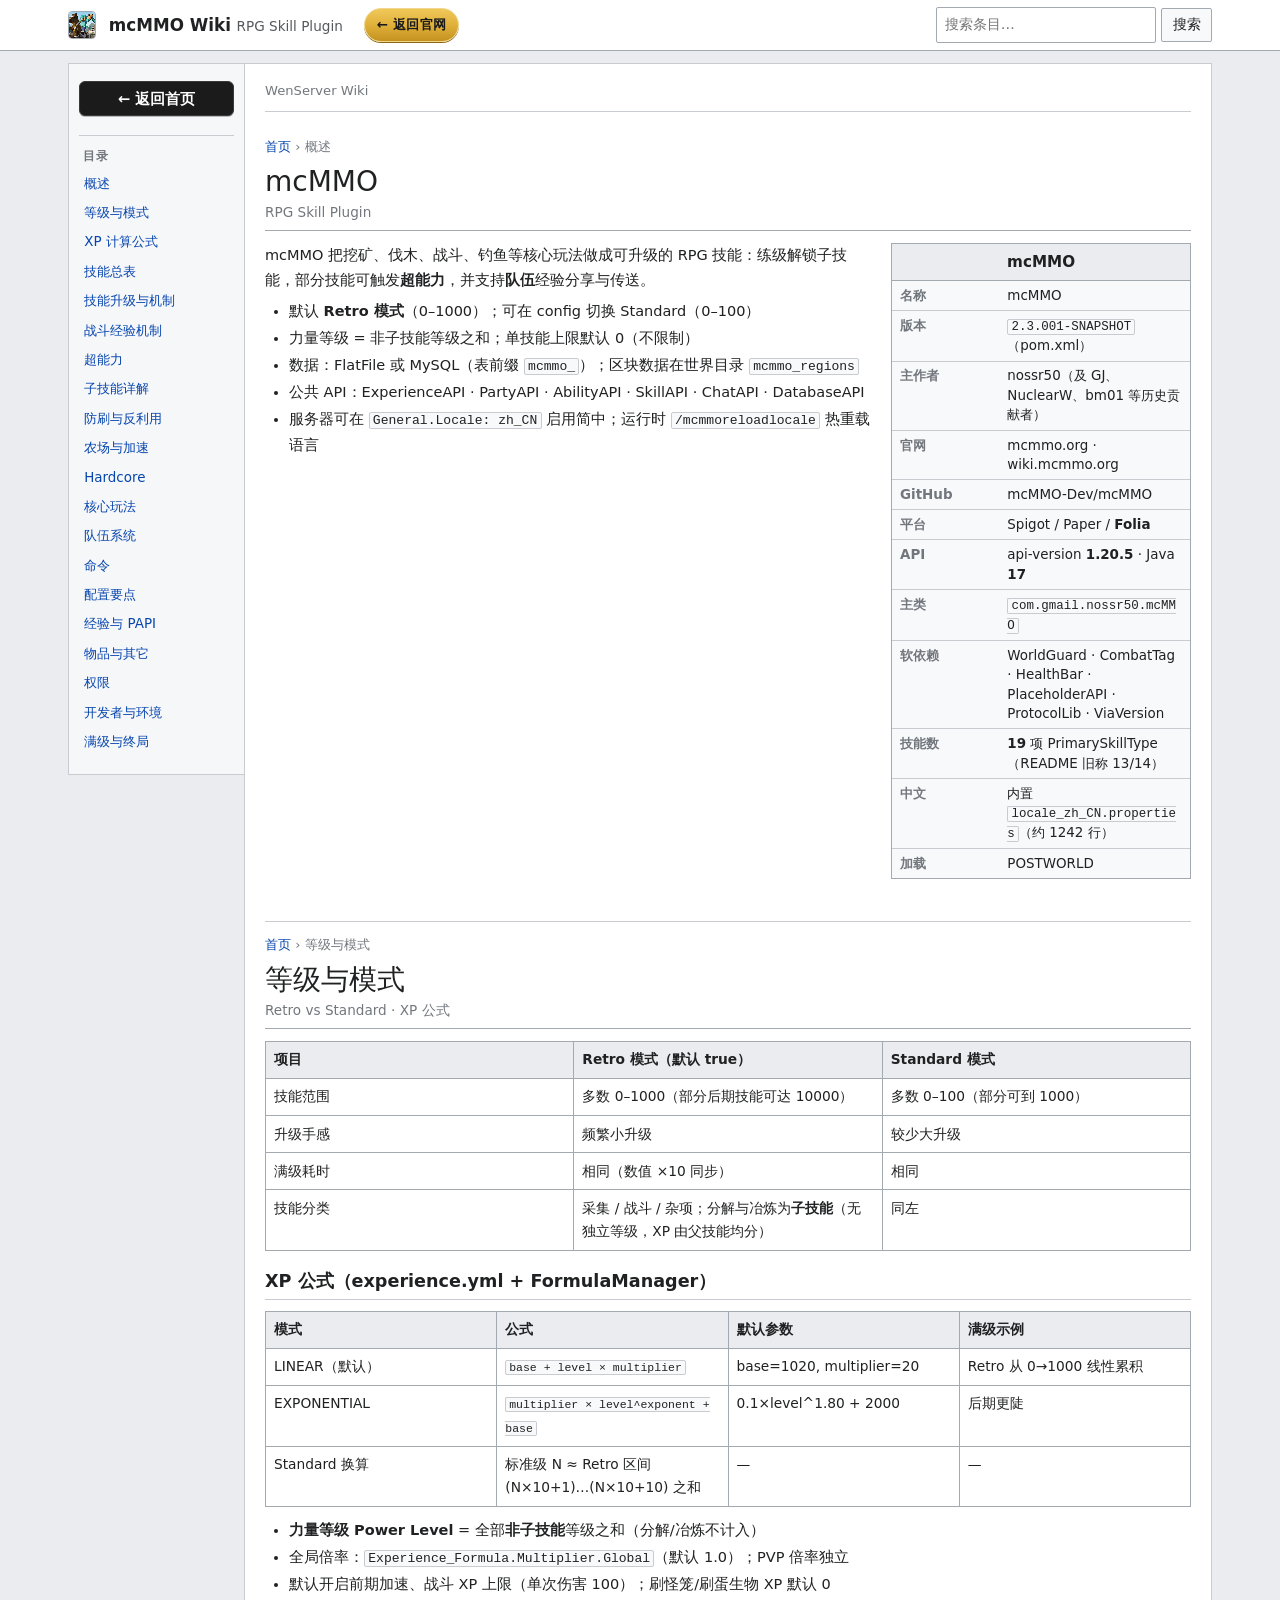
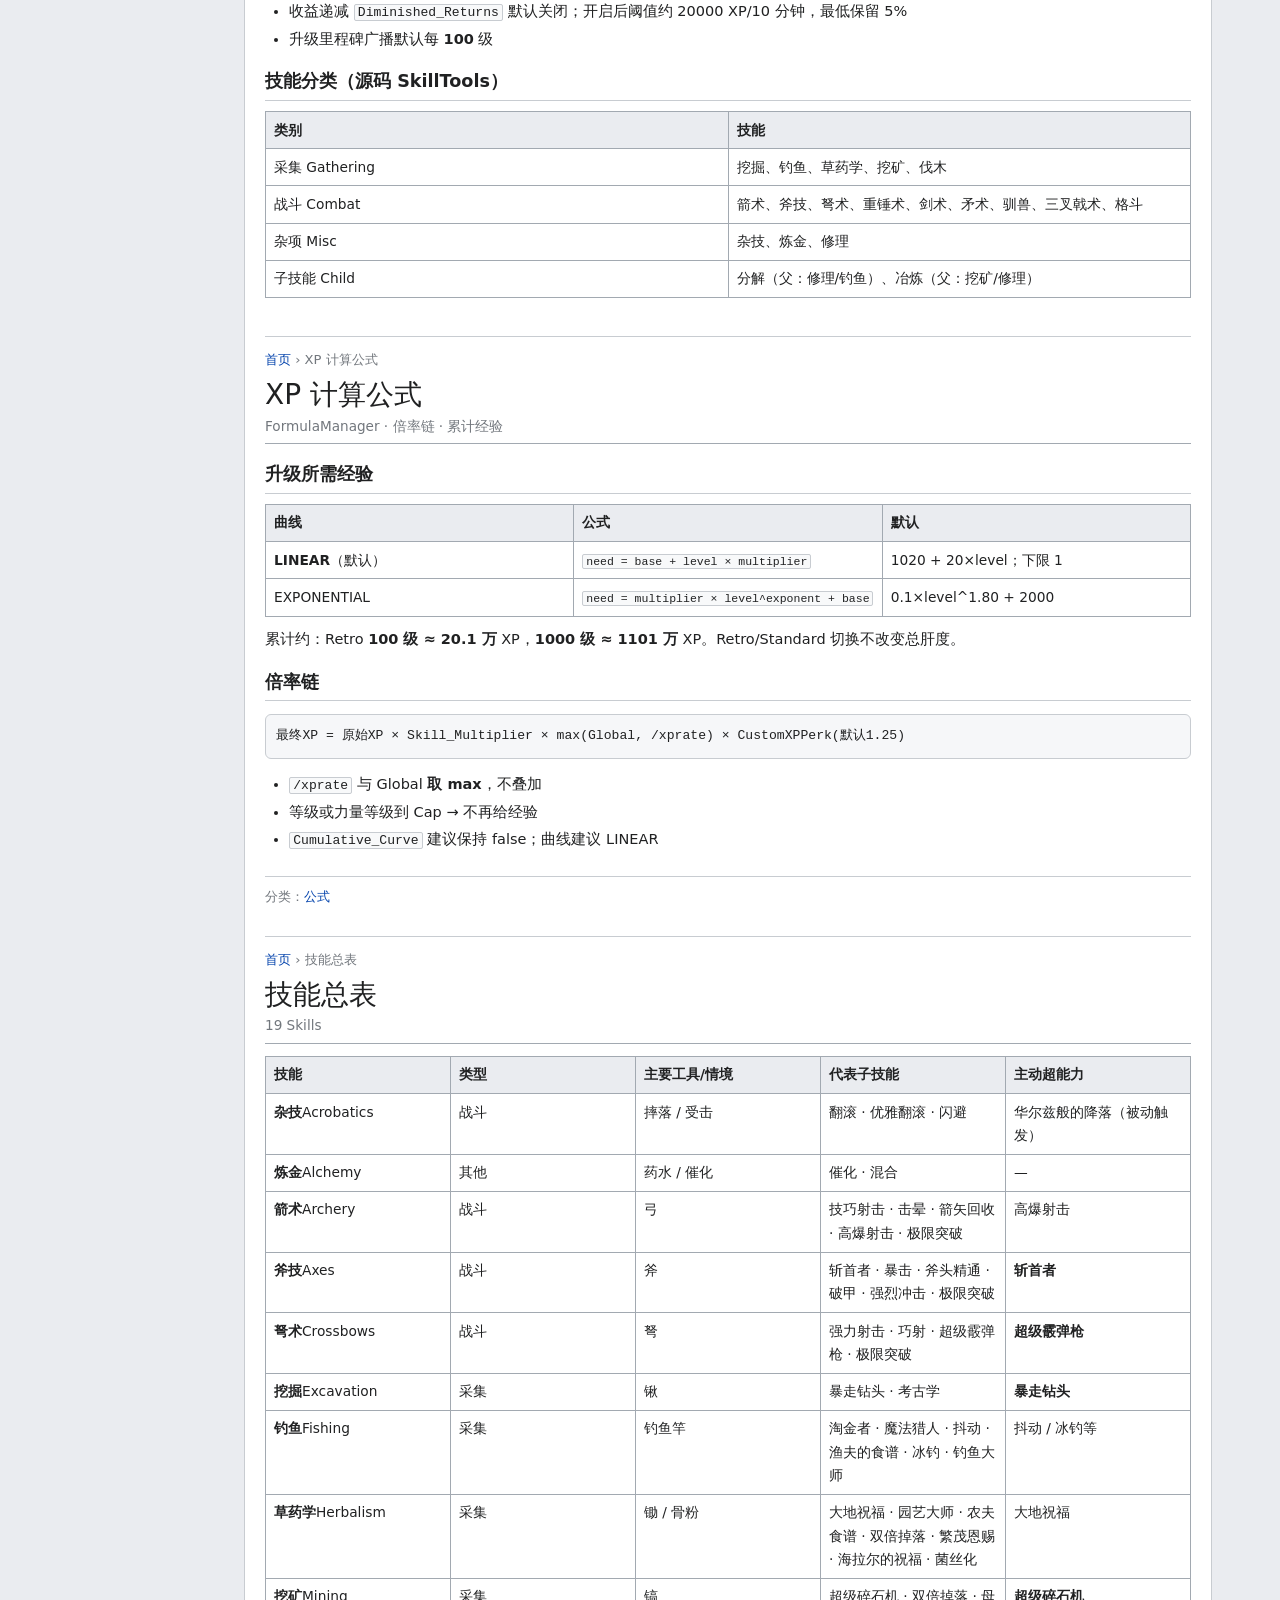
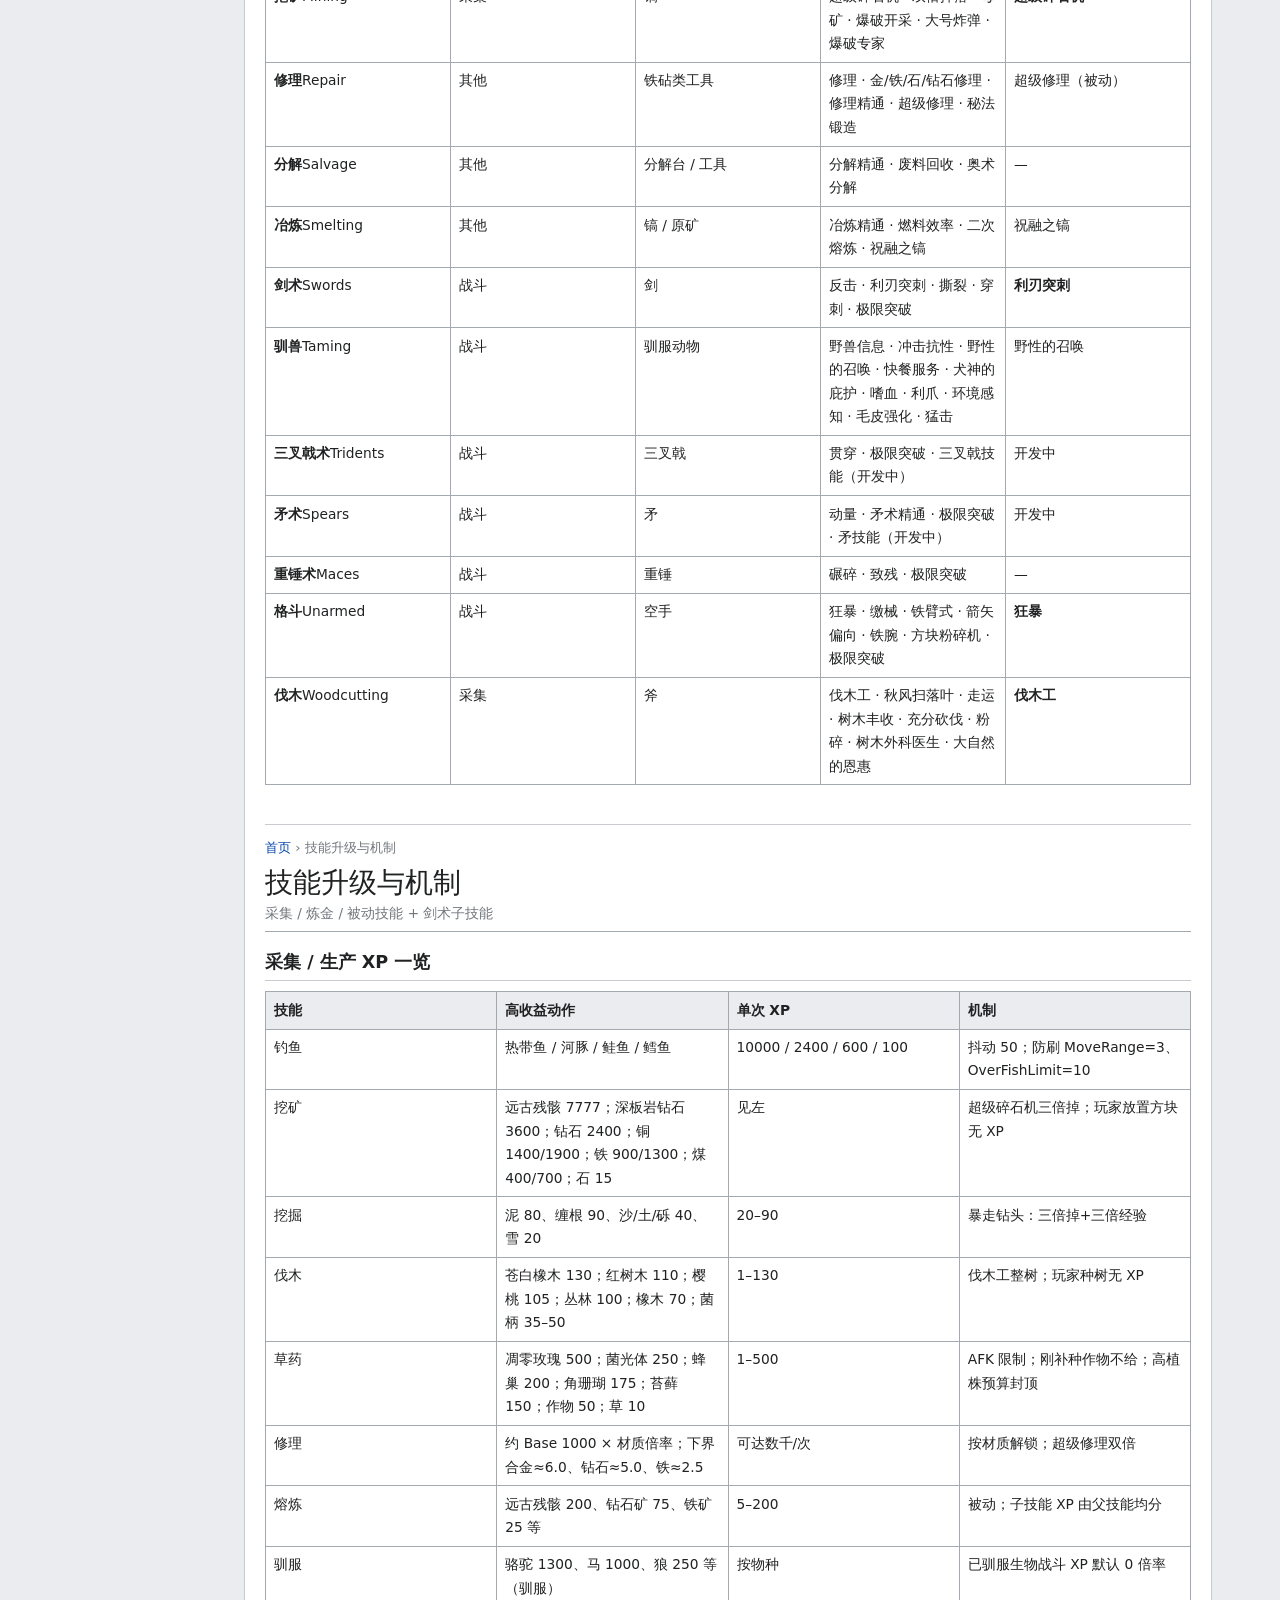
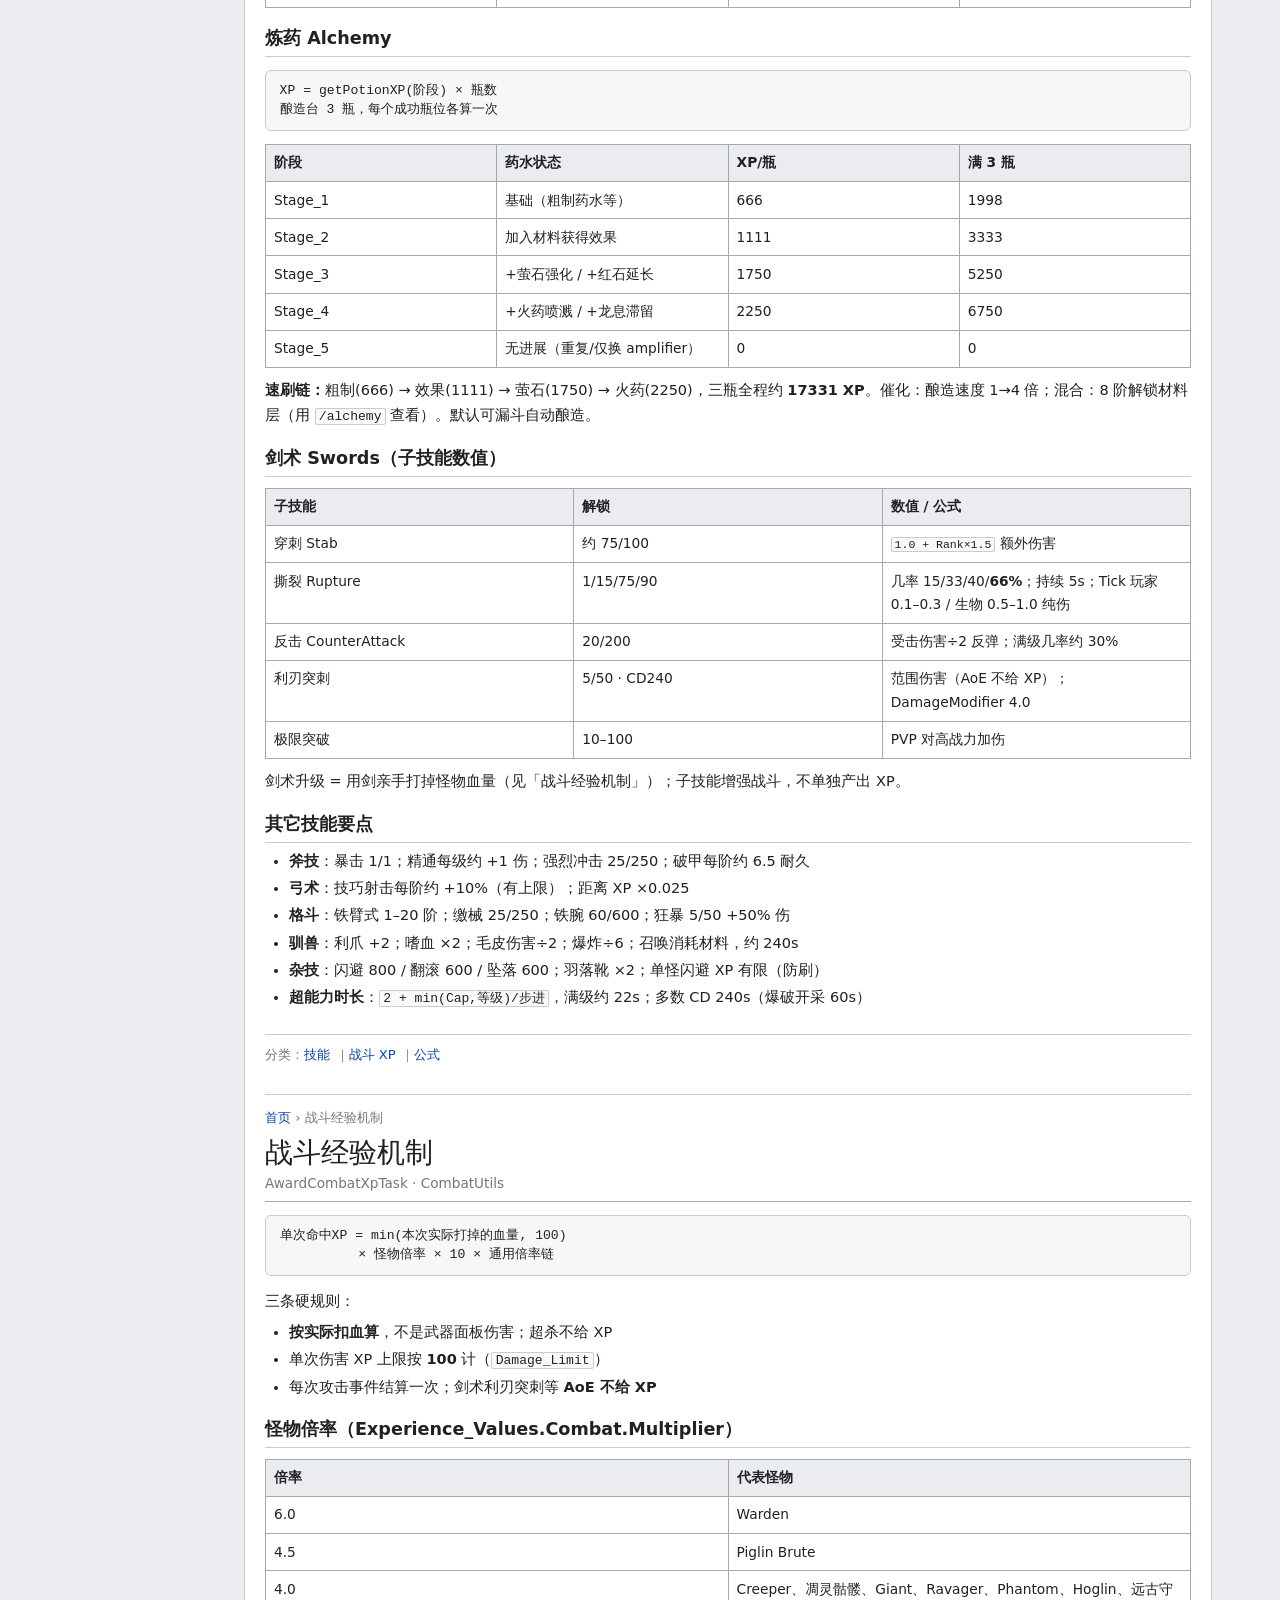
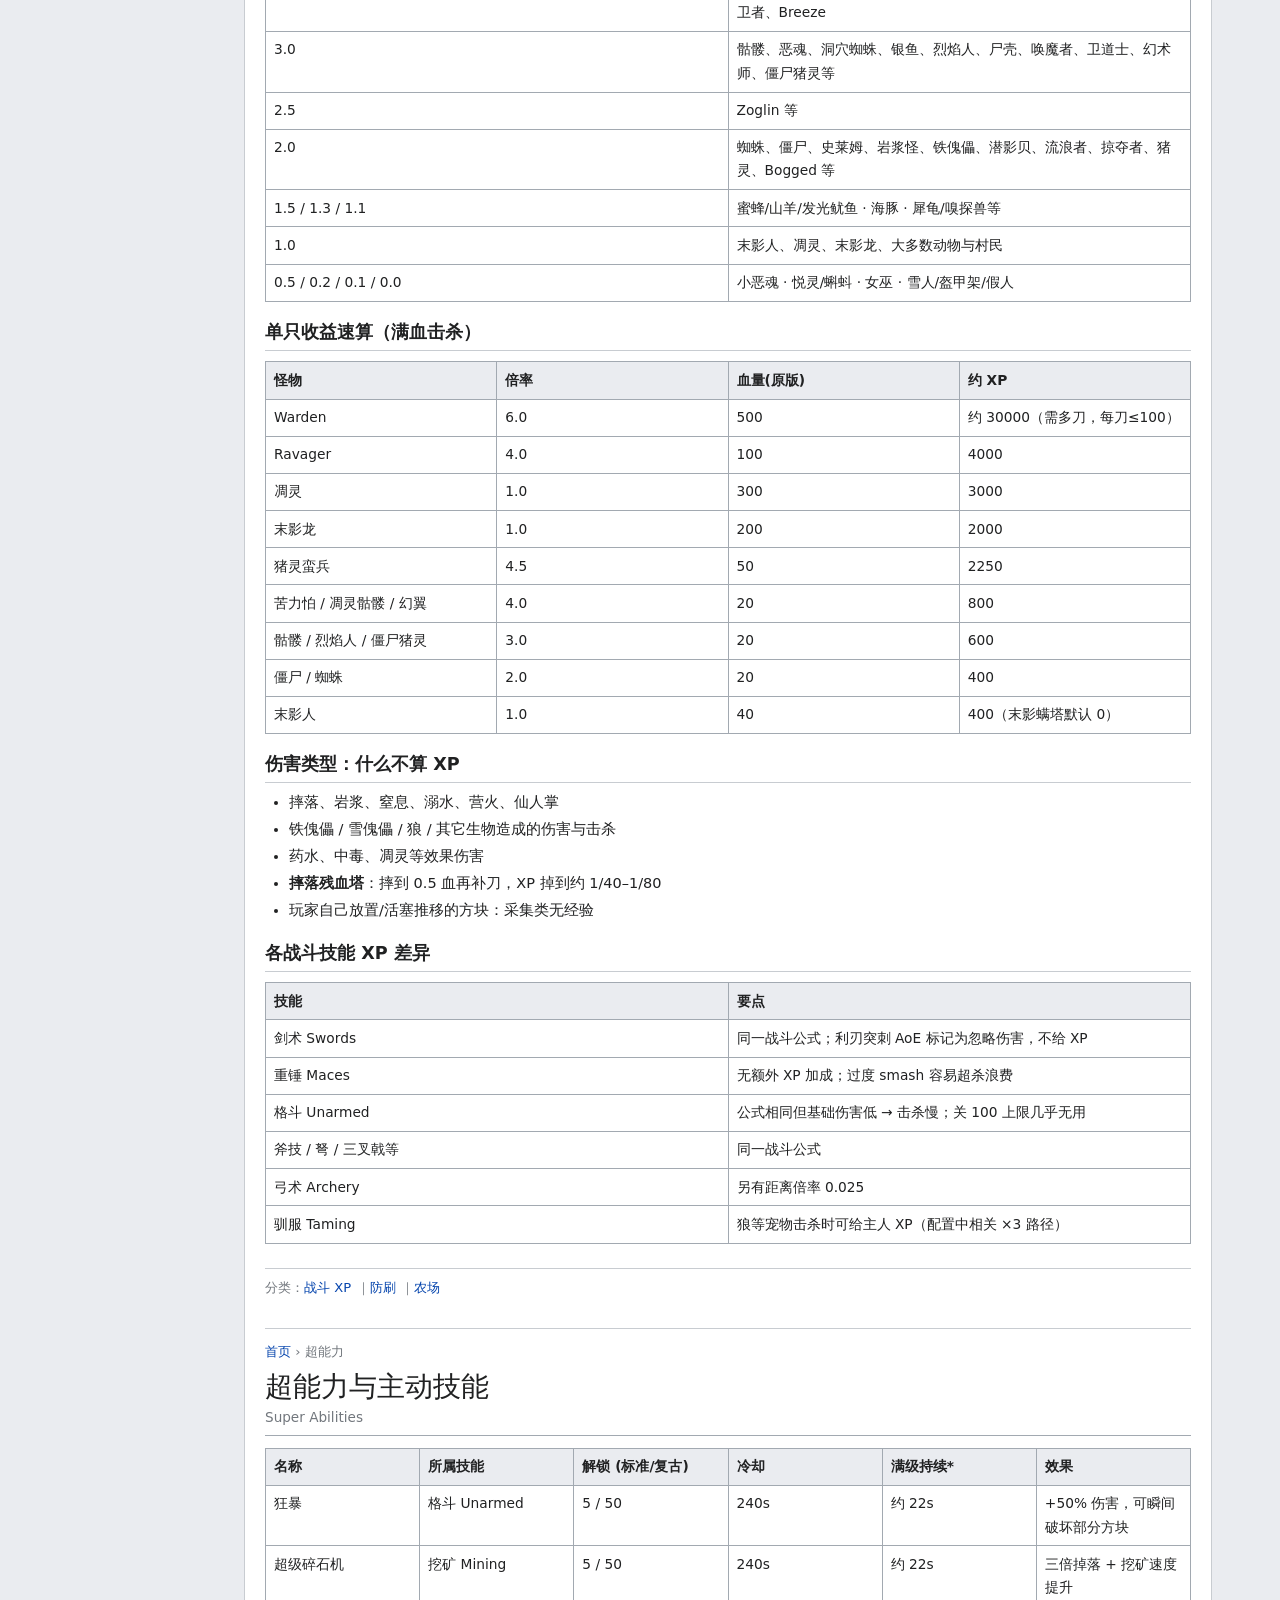
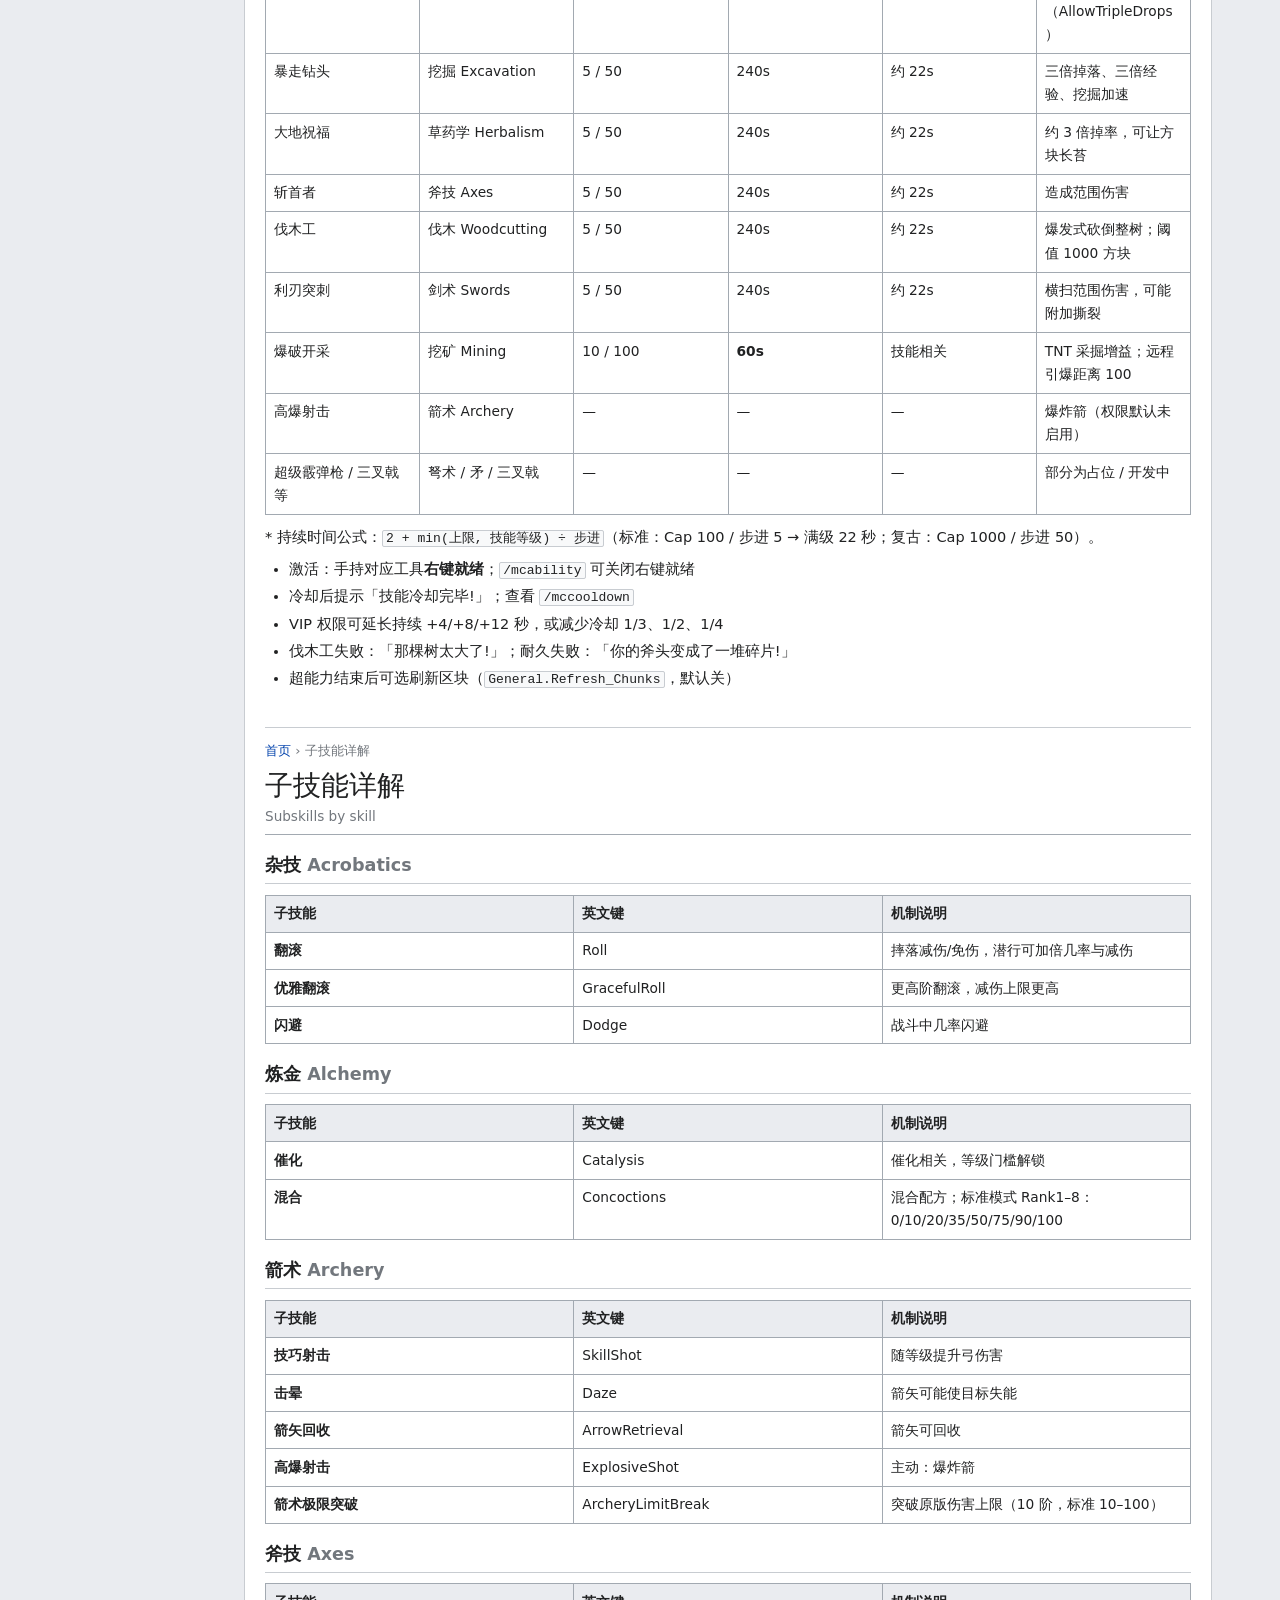
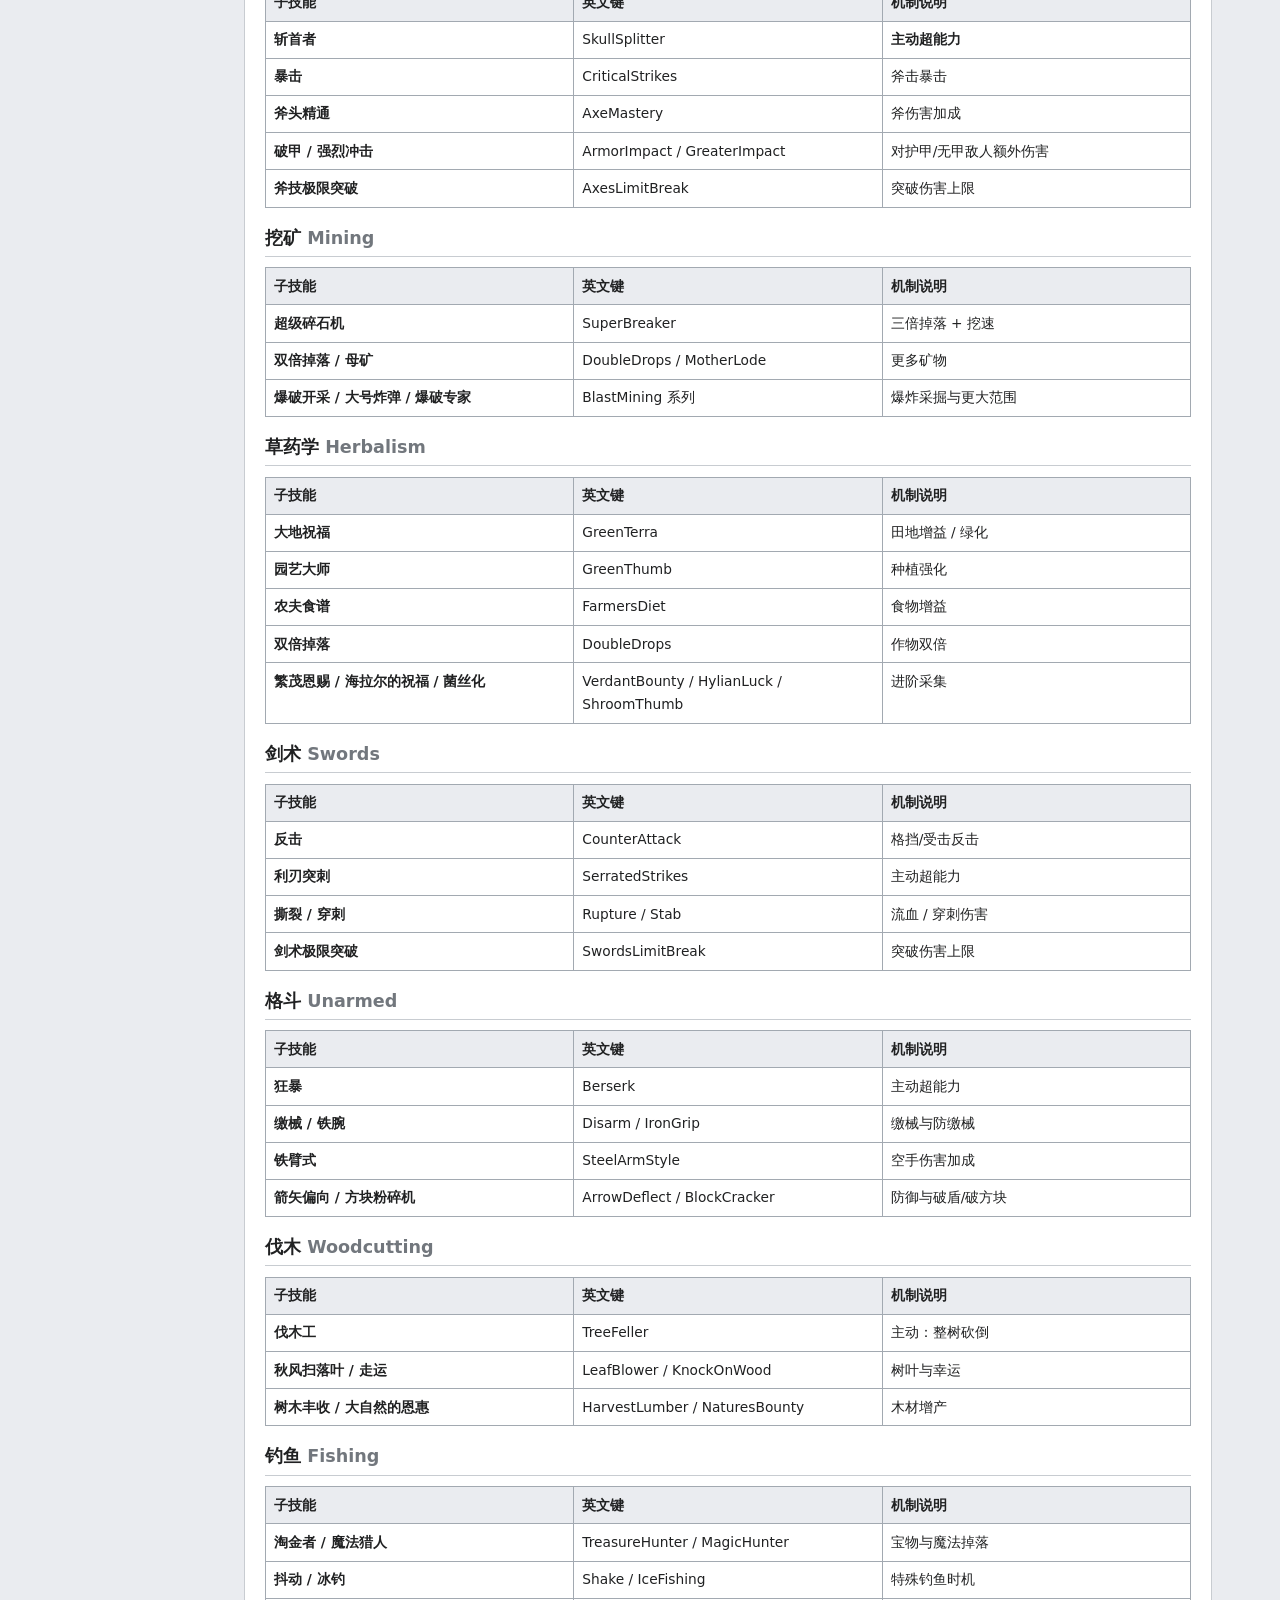
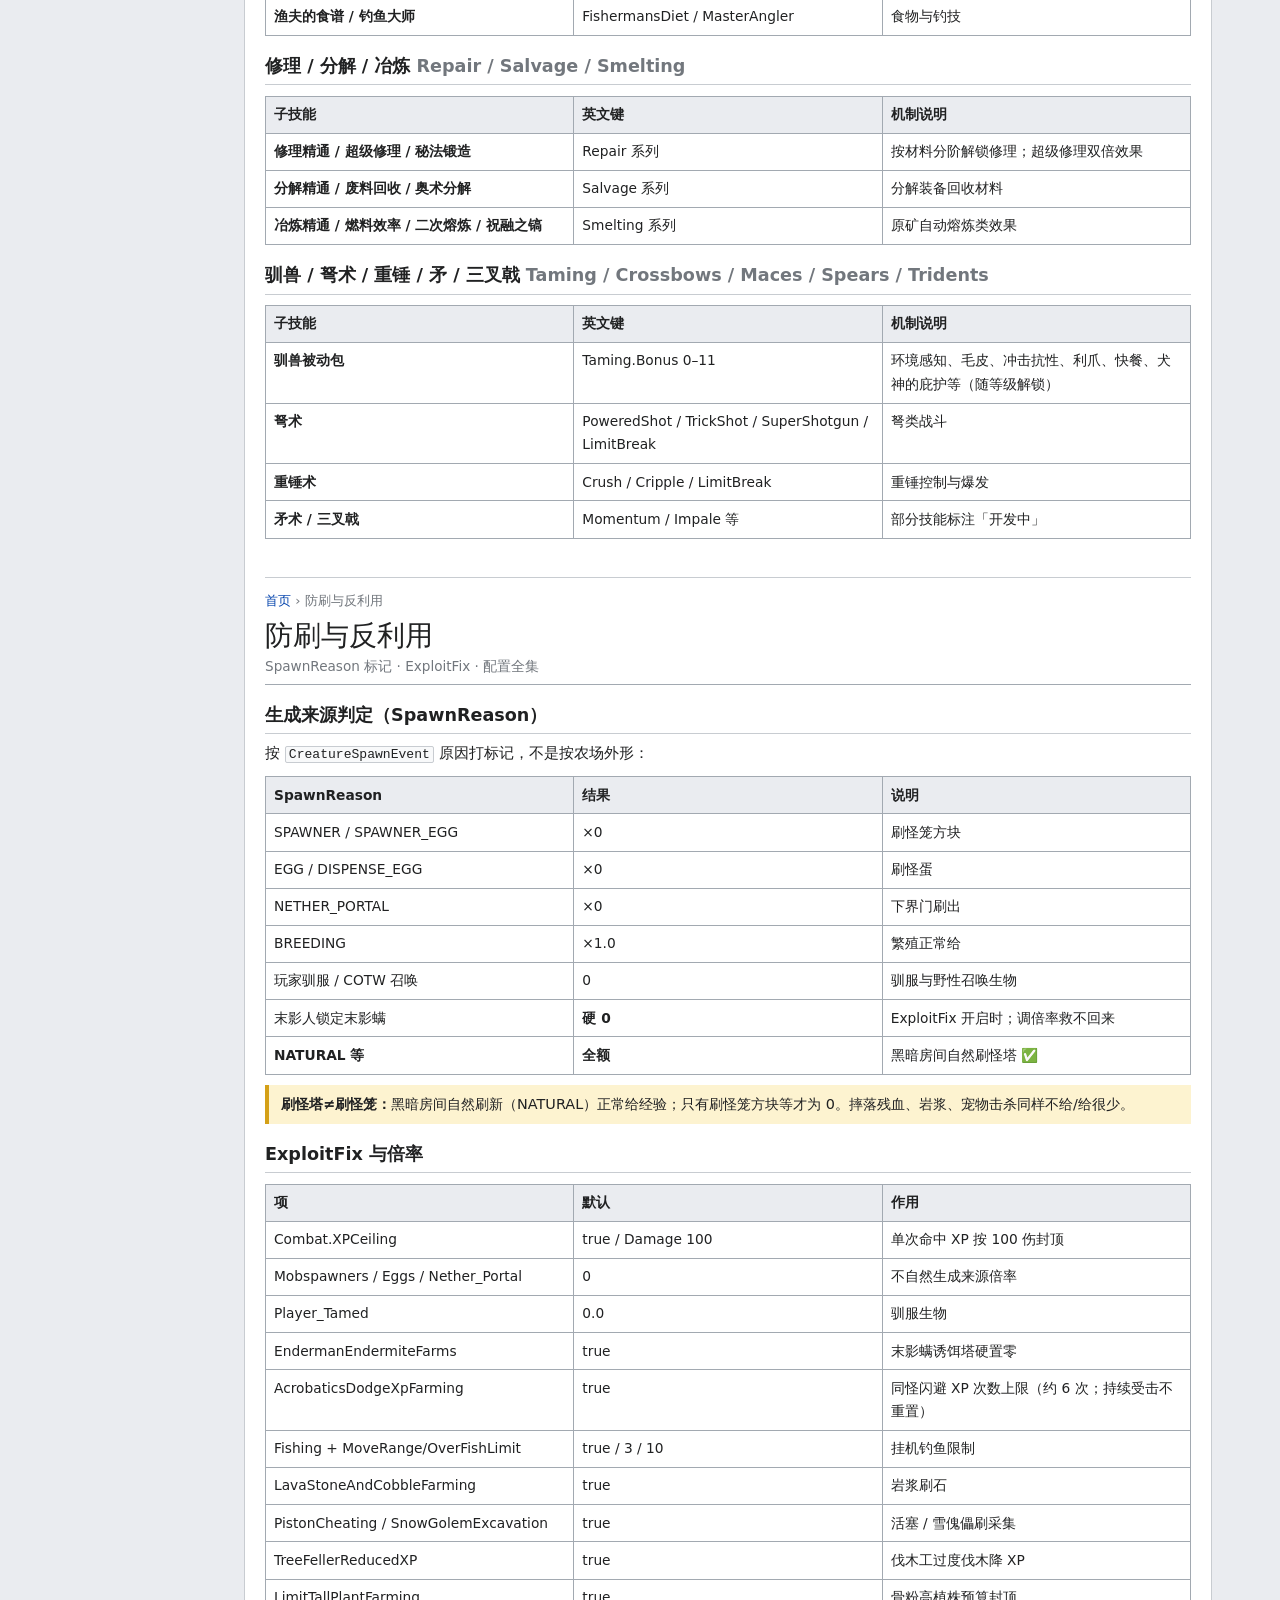
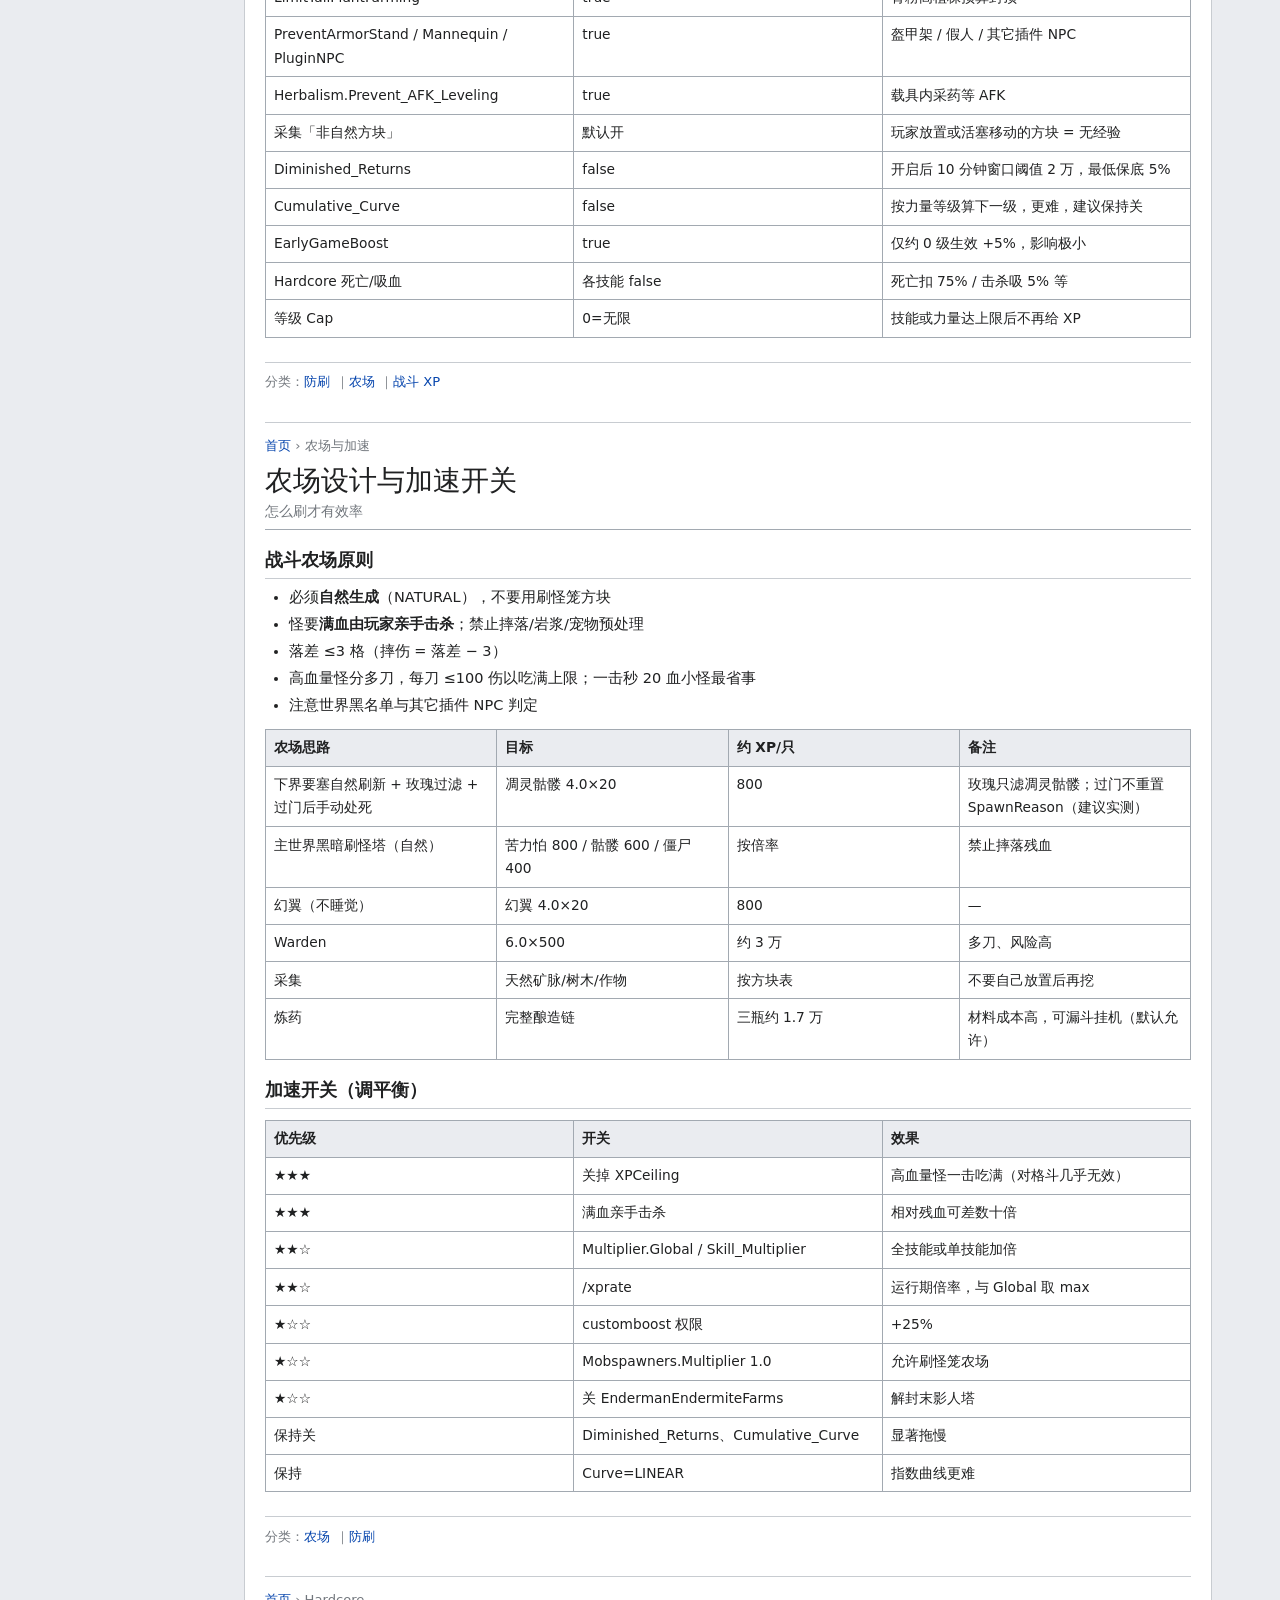
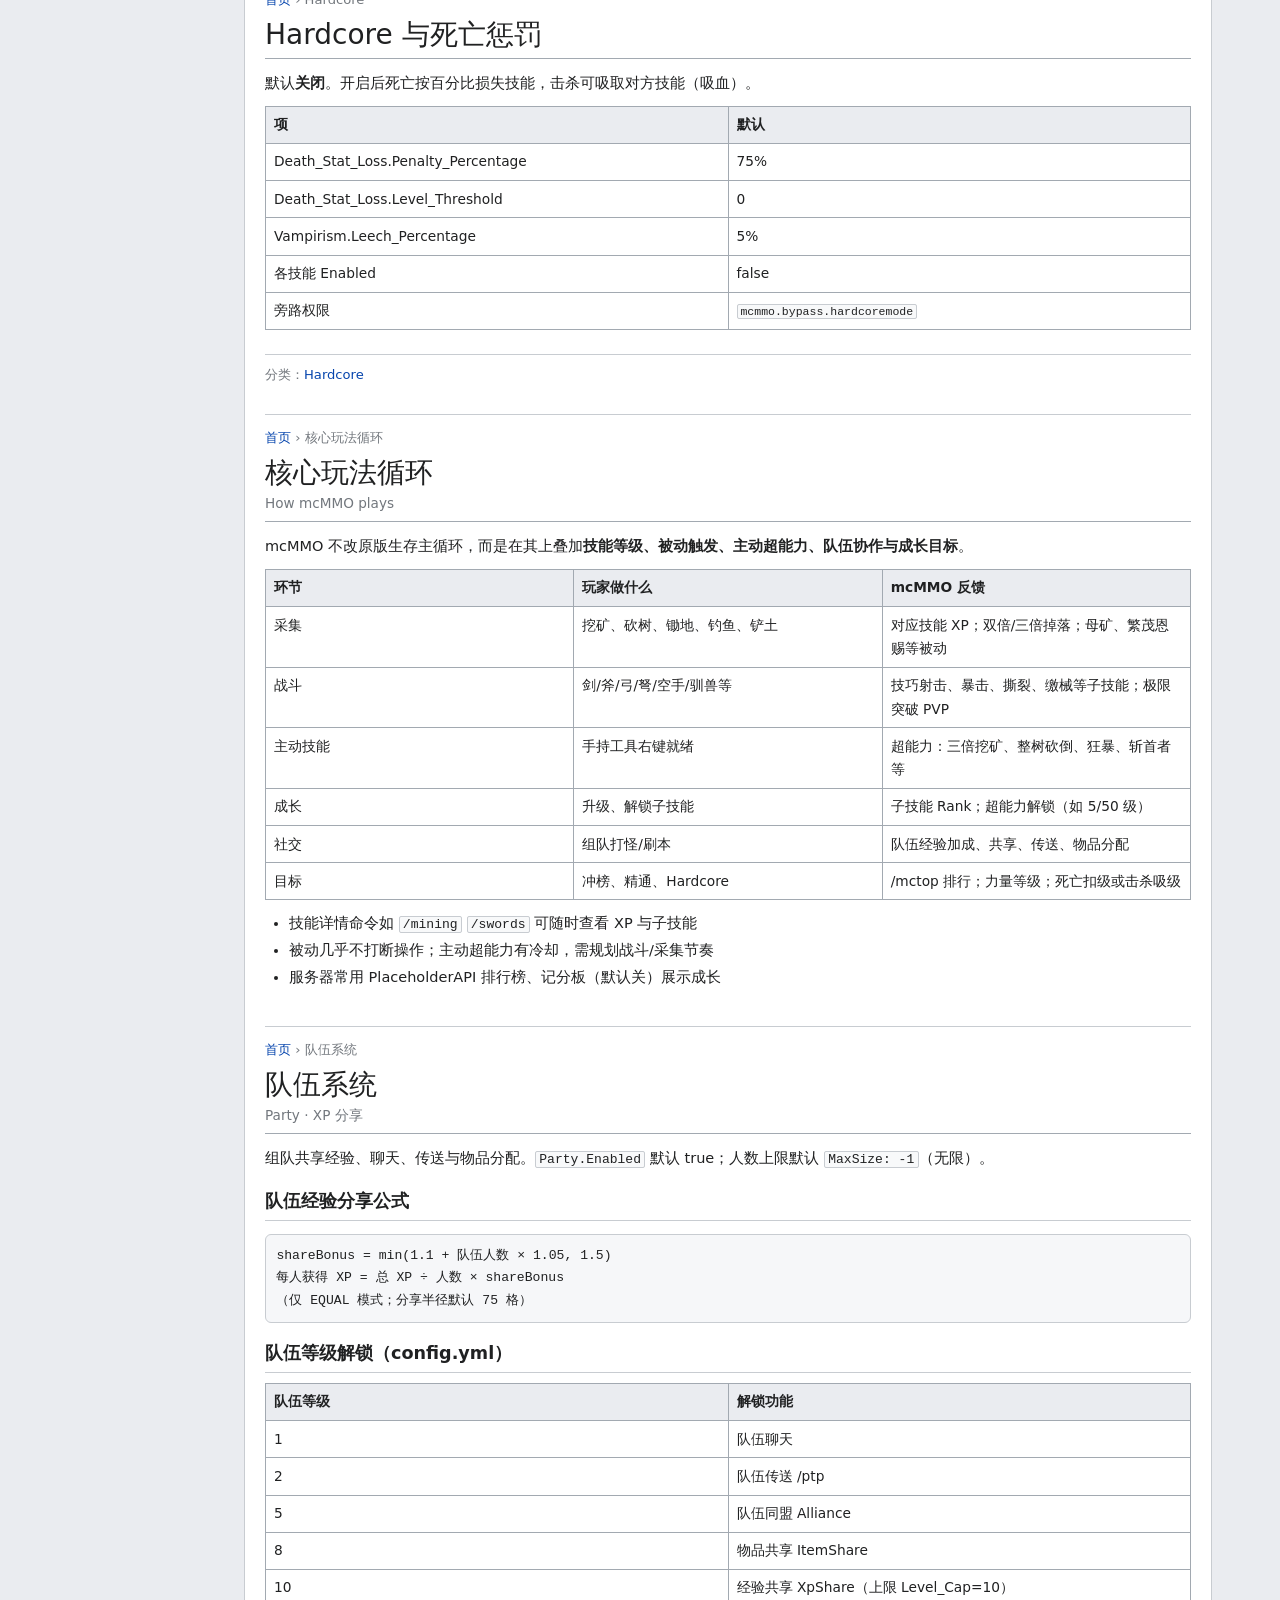
<file: mcMMO/index.html>
<!DOCTYPE html>
<html lang="zh-CN">
<head>
<meta charset="UTF-8" />
<meta name="viewport" content="width=device-width, initial-scale=1.0"/>
<title>mcMMO Wiki — RPG 技能插件百科</title>
<meta name="description" content="mcMMO 插件中文百科：技能、子技能、超能力、命令与配置。"/>
<link rel="icon" type="image/png" sizes="32x32" href="assets/favicon-32x32.png">
<link rel="icon" type="image/png" sizes="16x16" href="assets/favicon-16x16.png">
<link rel="apple-touch-icon" sizes="180x180" href="assets/apple-touch-icon.png">
<link rel="stylesheet" href="assets/app.css" />
</head>
<body>

<header class="wiki-header">
	<div class="inner">
		<img src="assets/pack-icon.png" alt="" class="hub-logo-icon" width="28" height="28" />
		<a class="wiki-logo" href="../index.html">mcMMO Wiki<span>RPG Skill Plugin</span></a>
			<a class="site-home" href="https://ws.wenrongxx.top/">← 返回官网</a>
			<div class="wiki-search">
			<input type="search" id="searchBox" placeholder="搜索条目…" aria-label="搜索" />
			<button type="button" id="searchBtn">搜索</button>
		</div>
	</div>
</header>

<div class="wiki-shell" id="top">
								<aside class="wiki-sidebar" id="wikiSidebar">
			<div class="sb-top">
				<a class="back-home" href="../index.html">← 返回首页</a>
			</div>
		<div class="sb-title">目录</div>
		<ul>
			<li><a href="#overview">概述</a></li>
			<li><a href="#levels">等级与模式</a></li>
			<li><a href="#xp-formula">XP 计算公式</a></li>
			<li><a href="#skills">技能总表</a></li>
			<li><a href="#skills-leveling">技能升级与机制</a></li>
			<li><a href="#combat-xp">战斗经验机制</a></li>
			<li><a href="#abilities">超能力</a></li>
			<li><a href="#subskills">子技能详解</a></li>
			<li><a href="#antiexploit">防刷与反利用</a></li>
			<li><a href="#farms">农场与加速</a></li>
			<li><a href="#hardcore">Hardcore</a></li>
			<li><a href="#gameplay">核心玩法</a></li>
			<li><a href="#party">队伍系统</a></li>
			<li><a href="#commands">命令</a></li>
			<li><a href="#config">配置要点</a></li>
			<li><a href="#xp-papi">经验与 PAPI</a></li>
			<li><a href="#items-misc">物品与其它</a></li>
			<li><a href="#perms">权限</a></li>
			<li><a href="#dev">开发者与环境</a></li>
			<li><a href="#endgame">满级与终局</a></li>
		</ul>
	</aside>
	<main class="wiki-content">
	<div id="searchPanel" class="search-panel" hidden>
		<div class="sr-head"><strong>搜索结果</strong><span id="searchMeta" class="sr-meta"></span>
		<button type="button" id="searchClear" class="sr-clear">清除</button></div>
		<p class="sr-hint">输入时只更新列表，不隐藏正文、不滚动。</p>
		<ol id="searchList" class="sr-list"></ol>
	</div>
	<div id="searchEmpty" class="search-empty" hidden>没有找到匹配的条目。</div>

		<div class="back-bar">
			<span class="back-hub">WenServer Wiki</span>
		</div>


















	<article class="article" id="overview" data-search="mcMMO RPG Skill Plugin mcMMO RPG 插件 技能 nosr50 Folia 2.3">
		<div class="breadcrumbs"><a href="#top">首页</a> › 概述</div>
		<div class="article-header"><h1>mcMMO</h1><div class="sub">RPG Skill Plugin</div></div>
		<div class="infobox"><div class="ib-title">mcMMO</div><table><tr><td class="k">名称</td><td class="v">mcMMO</td></tr><tr><td class="k">版本</td><td class="v"><code>2.3.001-SNAPSHOT</code>（pom.xml）</td></tr><tr><td class="k">主作者</td><td class="v">nossr50（及 GJ、NuclearW、bm01 等历史贡献者）</td></tr><tr><td class="k">官网</td><td class="v">mcmmo.org · wiki.mcmmo.org</td></tr><tr><td class="k">GitHub</td><td class="v">mcMMO-Dev/mcMMO</td></tr><tr><td class="k">平台</td><td class="v">Spigot / Paper / <strong>Folia</strong></td></tr><tr><td class="k">API</td><td class="v">api-version <strong>1.20.5</strong> · Java <strong>17</strong></td></tr><tr><td class="k">主类</td><td class="v"><code>com.gmail.nossr50.mcMMO</code></td></tr><tr><td class="k">软依赖</td><td class="v">WorldGuard · CombatTag · HealthBar · PlaceholderAPI · ProtocolLib · ViaVersion</td></tr><tr><td class="k">技能数</td><td class="v"><strong>19</strong> 项 PrimarySkillType（README 旧称 13/14）</td></tr><tr><td class="k">中文</td><td class="v">内置 <code>locale_zh_CN.properties</code>（约 1242 行）</td></tr><tr><td class="k">加载</td><td class="v">POSTWORLD</td></tr></table></div><p>mcMMO 把挖矿、伐木、战斗、钓鱼等核心玩法做成可升级的 RPG 技能：练级解锁子技能，部分技能可触发<strong>超能力</strong>，并支持<strong>队伍</strong>经验分享与传送。</p><ul class="bullets"><li>默认 <strong>Retro 模式</strong>（0–1000）；可在 config 切换 Standard（0–100）</li><li>力量等级 = 非子技能等级之和；单技能上限默认 0（不限制）</li><li>数据：FlatFile 或 MySQL（表前缀 <code>mcmmo_</code>）；区块数据在世界目录 <code>mcmmo_regions</code></li><li>公共 API：ExperienceAPI · PartyAPI · AbilityAPI · SkillAPI · ChatAPI · DatabaseAPI</li><li>服务器可在 <code>General.Locale: zh_CN</code> 启用简中；运行时 <code>/mcmmoreloadlocale</code> 热重载语言</li></ul>
	</article>
	<article class="article" id="levels" data-search="等级与模式 Retro vs Standard · XP 公式 等级 Retro Standard XP 公式 力量等级 PowerLevel LINEAR">
		<div class="breadcrumbs"><a href="#top">首页</a> › 等级与模式</div>
		<div class="article-header"><h1>等级与模式</h1><div class="sub">Retro vs Standard · XP 公式</div></div>
		<div class="wiki-table-wrap"><table class="wiki"><tr><th>项目</th><th>Retro 模式（默认 true）</th><th>Standard 模式</th></tr><tr><td>技能范围</td><td>多数 0–1000（部分后期技能可达 10000）</td><td>多数 0–100（部分可到 1000）</td></tr><tr><td>升级手感</td><td>频繁小升级</td><td>较少大升级</td></tr><tr><td>满级耗时</td><td>相同（数值 ×10 同步）</td><td>相同</td></tr><tr><td>技能分类</td><td>采集 / 战斗 / 杂项；分解与冶炼为<strong>子技能</strong>（无独立等级，XP 由父技能均分）</td><td>同左</td></tr></table></div><h3>XP 公式（experience.yml + FormulaManager）</h3><div class="wiki-table-wrap"><table class="wiki"><tr><th>模式</th><th>公式</th><th>默认参数</th><th>满级示例</th></tr><tr><td>LINEAR（默认）</td><td><code>base + level × multiplier</code></td><td>base=1020, multiplier=20</td><td>Retro 从 0→1000 线性累积</td></tr><tr><td>EXPONENTIAL</td><td><code>multiplier × level^exponent + base</code></td><td>0.1×level^1.80 + 2000</td><td>后期更陡</td></tr><tr><td>Standard 换算</td><td>标准级 N ≈ Retro 区间 (N×10+1)…(N×10+10) 之和</td><td>—</td><td>—</td></tr></table></div><ul class="bullets"><li><strong>力量等级 Power Level</strong> = 全部<strong>非子技能</strong>等级之和（分解/冶炼不计入）</li><li>全局倍率：<code>Experience_Formula.Multiplier.Global</code>（默认 1.0）；PVP 倍率独立</li><li>默认开启前期加速、战斗 XP 上限（单次伤害 100）；刷怪笼/刷蛋生物 XP 默认 0</li><li>收益递减 <code>Diminished_Returns</code> 默认关闭；开启后阈值约 20000 XP/10 分钟，最低保留 5%</li><li>升级里程碑广播默认每 <strong>100</strong> 级</li></ul><h3>技能分类（源码 SkillTools）</h3><div class="wiki-table-wrap"><table class="wiki"><tr><th>类别</th><th>技能</th></tr><tr><td>采集 Gathering</td><td>挖掘、钓鱼、草药学、挖矿、伐木</td></tr><tr><td>战斗 Combat</td><td>箭术、斧技、弩术、重锤术、剑术、矛术、驯兽、三叉戟术、格斗</td></tr><tr><td>杂项 Misc</td><td>杂技、炼金、修理</td></tr><tr><td>子技能 Child</td><td>分解（父：修理/钓鱼）、冶炼（父：挖矿/修理）</td></tr></table></div>
	</article>
	<article class="article" id="xp-formula" data-search="经验公式 XP LINEAR 1020 倍率链 累计">
		<div class="breadcrumbs"><a href="#top">首页</a> › XP 计算公式</div>
		<div class="article-header"><h1>XP 计算公式</h1><div class="sub">FormulaManager · 倍率链 · 累计经验</div></div>
		<h3>升级所需经验</h3>
		<div class="wiki-table-wrap"><table class="wiki">
		<tr><th>曲线</th><th>公式</th><th>默认</th></tr>
		<tr><td><strong>LINEAR</strong>（默认）</td><td><code>need = base + level × multiplier</code></td><td>1020 + 20×level；下限 1</td></tr>
		<tr><td>EXPONENTIAL</td><td><code>need = multiplier × level^exponent + base</code></td><td>0.1×level^1.80 + 2000</td></tr>
		</table></div>
		<p>累计约：Retro <strong>100 级 ≈ 20.1 万</strong> XP，<strong>1000 级 ≈ 1101 万</strong> XP。Retro/Standard 切换不改变总肝度。</p>
		<h3>倍率链</h3>
		<pre style="background:var(--sidebar);border:1px solid var(--line-soft);padding:.65rem;border-radius:6px;font-family:var(--font-mono);font-size:.82rem">最终XP = 原始XP × Skill_Multiplier × max(Global, /xprate) × CustomXPPerk(默认1.25)</pre>
		<ul class="bullets">
			<li><code>/xprate</code> 与 Global <strong>取 max</strong>，不叠加</li>
			<li>等级或力量等级到 Cap → 不再给经验</li>
			<li><code>Cumulative_Curve</code> 建议保持 false；曲线建议 LINEAR</li>
		</ul>
		<div class="categories">分类：<a href="#xp-formula">公式</a></div>
	</article>
	<article class="article" id="skills" data-search="技能总表 19 Skills 技能 采集 战斗 杂技 挖矿 伐木 剑术">
		<div class="breadcrumbs"><a href="#top">首页</a> › 技能总表</div>
		<div class="article-header"><h1>技能总表</h1><div class="sub">19 Skills</div></div>
		<div class="wiki-table-wrap"><table class="wiki"><tr><th>技能</th><th>类型</th><th>主要工具/情境</th><th>代表子技能</th><th>主动超能力</th></tr><tr><td><div class="table-stack"><strong>杂技</strong><span class="sub">Acrobatics</span></div></td><td>战斗</td><td>摔落 / 受击</td><td>翻滚 · 优雅翻滚 · 闪避</td><td>华尔兹般的降落（被动触发）</td></tr><tr><td><div class="table-stack"><strong>炼金</strong><span class="sub">Alchemy</span></div></td><td>其他</td><td>药水 / 催化</td><td>催化 · 混合</td><td>—</td></tr><tr><td><div class="table-stack"><strong>箭术</strong><span class="sub">Archery</span></div></td><td>战斗</td><td>弓</td><td>技巧射击 · 击晕 · 箭矢回收 · 高爆射击 · 极限突破</td><td>高爆射击</td></tr><tr><td><div class="table-stack"><strong>斧技</strong><span class="sub">Axes</span></div></td><td>战斗</td><td>斧</td><td>斩首者 · 暴击 · 斧头精通 · 破甲 · 强烈冲击 · 极限突破</td><td><strong>斩首者</strong></td></tr><tr><td><div class="table-stack"><strong>弩术</strong><span class="sub">Crossbows</span></div></td><td>战斗</td><td>弩</td><td>强力射击 · 巧射 · 超级霰弹枪 · 极限突破</td><td><strong>超级霰弹枪</strong></td></tr><tr><td><div class="table-stack"><strong>挖掘</strong><span class="sub">Excavation</span></div></td><td>采集</td><td>锹</td><td>暴走钻头 · 考古学</td><td><strong>暴走钻头</strong></td></tr><tr><td><div class="table-stack"><strong>钓鱼</strong><span class="sub">Fishing</span></div></td><td>采集</td><td>钓鱼竿</td><td>淘金者 · 魔法猎人 · 抖动 · 渔夫的食谱 · 冰钓 · 钓鱼大师</td><td>抖动 / 冰钓等</td></tr><tr><td><div class="table-stack"><strong>草药学</strong><span class="sub">Herbalism</span></div></td><td>采集</td><td>锄 / 骨粉</td><td>大地祝福 · 园艺大师 · 农夫食谱 · 双倍掉落 · 繁茂恩赐 · 海拉尔的祝福 · 菌丝化</td><td>大地祝福</td></tr><tr><td><div class="table-stack"><strong>挖矿</strong><span class="sub">Mining</span></div></td><td>采集</td><td>镐</td><td>超级碎石机 · 双倍掉落 · 母矿 · 爆破开采 · 大号炸弹 · 爆破专家</td><td><strong>超级碎石机</strong></td></tr><tr><td><div class="table-stack"><strong>修理</strong><span class="sub">Repair</span></div></td><td>其他</td><td>铁砧类工具</td><td>修理 · 金/铁/石/钻石修理 · 修理精通 · 超级修理 · 秘法锻造</td><td>超级修理（被动）</td></tr><tr><td><div class="table-stack"><strong>分解</strong><span class="sub">Salvage</span></div></td><td>其他</td><td>分解台 / 工具</td><td>分解精通 · 废料回收 · 奥术分解</td><td>—</td></tr><tr><td><div class="table-stack"><strong>冶炼</strong><span class="sub">Smelting</span></div></td><td>其他</td><td>镐 / 原矿</td><td>冶炼精通 · 燃料效率 · 二次熔炼 · 祝融之镐</td><td>祝融之镐</td></tr><tr><td><div class="table-stack"><strong>剑术</strong><span class="sub">Swords</span></div></td><td>战斗</td><td>剑</td><td>反击 · 利刃突刺 · 撕裂 · 穿刺 · 极限突破</td><td><strong>利刃突刺</strong></td></tr><tr><td><div class="table-stack"><strong>驯兽</strong><span class="sub">Taming</span></div></td><td>战斗</td><td>驯服动物</td><td>野兽信息 · 冲击抗性 · 野性的召唤 · 快餐服务 · 犬神的庇护 · 嗜血 · 利爪 · 环境感知 · 毛皮强化 · 猛击</td><td>野性的召唤</td></tr><tr><td><div class="table-stack"><strong>三叉戟术</strong><span class="sub">Tridents</span></div></td><td>战斗</td><td>三叉戟</td><td>贯穿 · 极限突破 · 三叉戟技能（开发中）</td><td>开发中</td></tr><tr><td><div class="table-stack"><strong>矛术</strong><span class="sub">Spears</span></div></td><td>战斗</td><td>矛</td><td>动量 · 矛术精通 · 极限突破 · 矛技能（开发中）</td><td>开发中</td></tr><tr><td><div class="table-stack"><strong>重锤术</strong><span class="sub">Maces</span></div></td><td>战斗</td><td>重锤</td><td>碾碎 · 致残 · 极限突破</td><td>—</td></tr><tr><td><div class="table-stack"><strong>格斗</strong><span class="sub">Unarmed</span></div></td><td>战斗</td><td>空手</td><td>狂暴 · 缴械 · 铁臂式 · 箭矢偏向 · 铁腕 · 方块粉碎机 · 极限突破</td><td><strong>狂暴</strong></td></tr><tr><td><div class="table-stack"><strong>伐木</strong><span class="sub">Woodcutting</span></div></td><td>采集</td><td>斧</td><td>伐木工 · 秋风扫落叶 · 走运 · 树木丰收 · 充分砍伐 · 粉碎 · 树木外科医生 · 大自然的恩惠</td><td><strong>伐木工</strong></td></tr></table></div>
	</article>
	<article class="article" id="skills-leveling" data-search="技能升级 采集 XP 挖矿 钓鱼 炼金 修理 熔炼 公式 剑术">
		<div class="breadcrumbs"><a href="#top">首页</a> › 技能升级与机制</div>
		<div class="article-header"><h1>技能升级与机制</h1><div class="sub">采集 / 炼金 / 被动技能 + 剑术子技能</div></div>

		<h3>采集 / 生产 XP 一览</h3>
		<div class="wiki-table-wrap"><table class="wiki"><tr><th>技能</th><th>高收益动作</th><th>单次 XP</th><th>机制</th></tr><tr><td>钓鱼</td><td>热带鱼 / 河豚 / 鲑鱼 / 鳕鱼</td><td>10000 / 2400 / 600 / 100</td><td>抖动 50；防刷 MoveRange=3、OverFishLimit=10</td></tr><tr><td>挖矿</td><td>远古残骸 7777；深板岩钻石 3600；钻石 2400；铜 1400/1900；铁 900/1300；煤 400/700；石 15</td><td>见左</td><td>超级碎石机三倍掉；玩家放置方块无 XP</td></tr><tr><td>挖掘</td><td>泥 80、缠根 90、沙/土/砾 40、雪 20</td><td>20–90</td><td>暴走钻头：三倍掉+三倍经验</td></tr><tr><td>伐木</td><td>苍白橡木 130；红树木 110；樱桃 105；丛林 100；橡木 70；菌柄 35–50</td><td>1–130</td><td>伐木工整树；玩家种树无 XP</td></tr><tr><td>草药</td><td>凋零玫瑰 500；菌光体 250；蜂巢 200；角珊瑚 175；苔藓 150；作物 50；草 10</td><td>1–500</td><td>AFK 限制；刚补种作物不给；高植株预算封顶</td></tr><tr><td>修理</td><td>约 Base 1000 × 材质倍率；下界合金≈6.0、钻石≈5.0、铁≈2.5</td><td>可达数千/次</td><td>按材质解锁；超级修理双倍</td></tr><tr><td>熔炼</td><td>远古残骸 200、钻石矿 75、铁矿 25 等</td><td>5–200</td><td>被动；子技能 XP 由父技能均分</td></tr><tr><td>驯服</td><td>骆驼 1300、马 1000、狼 250 等（驯服）</td><td>按物种</td><td>已驯服生物战斗 XP 默认 0 倍率</td></tr></table></div>
		<h3>炼药 Alchemy</h3>
		<pre class="wiki-pre" style="background:var(--sidebar);border:1px solid var(--line-soft);padding:.65rem .85rem;border-radius:6px;overflow-x:auto;font-family:var(--font-mono);font-size:.82rem;line-height:1.45">XP = getPotionXP(阶段) × 瓶数
酿造台 3 瓶，每个成功瓶位各算一次</pre>
		<div class="wiki-table-wrap"><table class="wiki"><tr><th>阶段</th><th>药水状态</th><th>XP/瓶</th><th>满 3 瓶</th></tr><tr><td>Stage_1</td><td>基础（粗制药水等）</td><td>666</td><td>1998</td></tr><tr><td>Stage_2</td><td>加入材料获得效果</td><td>1111</td><td>3333</td></tr><tr><td>Stage_3</td><td>+萤石强化 / +红石延长</td><td>1750</td><td>5250</td></tr><tr><td>Stage_4</td><td>+火药喷溅 / +龙息滞留</td><td>2250</td><td>6750</td></tr><tr><td>Stage_5</td><td>无进展（重复/仅换 amplifier）</td><td>0</td><td>0</td></tr></table></div>
		<p><strong>速刷链：</strong>粗制(666) → 效果(1111) → 萤石(1750) → 火药(2250)，三瓶全程约 <strong>17331 XP</strong>。催化：酿造速度 1→4 倍；混合：8 阶解锁材料层（用 <code>/alchemy</code> 查看）。默认可漏斗自动酿造。</p>

		<h3>剑术 Swords（子技能数值）</h3>
		<div class="wiki-table-wrap"><table class="wiki"><tr><th>子技能</th><th>解锁</th><th>数值 / 公式</th></tr><tr><td>穿刺 Stab</td><td>约 75/100</td><td><code>1.0 + Rank×1.5</code> 额外伤害</td></tr><tr><td>撕裂 Rupture</td><td>1/15/75/90</td><td>几率 15/33/40/<strong>66%</strong>；持续 5s；Tick 玩家 0.1–0.3 / 生物 0.5–1.0 纯伤</td></tr><tr><td>反击 CounterAttack</td><td>20/200</td><td>受击伤害÷2 反弹；满级几率约 30%</td></tr><tr><td>利刃突刺</td><td>5/50 · CD240</td><td>范围伤害（AoE 不给 XP）；DamageModifier 4.0</td></tr><tr><td>极限突破</td><td>10–100</td><td>PVP 对高战力加伤</td></tr></table></div>
		<p class="muted">剑术升级 = 用剑亲手打掉怪物血量（见「战斗经验机制」）；子技能增强战斗，不单独产出 XP。</p>

		<h3>其它技能要点</h3>
		<ul class="bullets"><li><strong>斧技</strong>：暴击 1/1；精通每级约 +1 伤；强烈冲击 25/250；破甲每阶约 6.5 耐久</li><li><strong>弓术</strong>：技巧射击每阶约 +10%（有上限）；距离 XP ×0.025</li><li><strong>格斗</strong>：铁臂式 1–20 阶；缴械 25/250；铁腕 60/600；狂暴 5/50 +50% 伤</li><li><strong>驯兽</strong>：利爪 +2；嗜血 ×2；毛皮伤害÷2；爆炸÷6；召唤消耗材料，约 240s</li><li><strong>杂技</strong>：闪避 800 / 翻滚 600 / 坠落 600；羽落靴 ×2；单怪闪避 XP 有限（防刷）</li><li><strong>超能力时长</strong>：<code>2 + min(Cap,等级)/步进</code>，满级约 22s；多数 CD 240s（爆破开采 60s）</li></ul>
		<div class="categories">分类：<a href="#skills-leveling">技能</a>｜<a href="#combat-xp">战斗 XP</a>｜<a href="#xp-formula">公式</a></div>
	</article>
	<article class="article" id="combat-xp" data-search="战斗经验 公式 伤害 100 怪物倍率 剑术 AoE 超杀 刷怪塔">
		<div class="breadcrumbs"><a href="#top">首页</a> › 战斗经验机制</div>
		<div class="article-header"><h1>战斗经验机制</h1><div class="sub">AwardCombatXpTask · CombatUtils</div></div>
		<pre class="wiki-pre" style="background:var(--sidebar);border:1px solid var(--line-soft);padding:.65rem .85rem;border-radius:6px;overflow-x:auto;font-family:var(--font-mono);font-size:.82rem;line-height:1.45">单次命中XP = min(本次实际打掉的血量, 100)
          × 怪物倍率 × 10 × 通用倍率链</pre>
		<p>三条硬规则：</p>
		<ul class="bullets"><li><strong>按实际扣血算</strong>，不是武器面板伤害；超杀不给 XP</li><li>单次伤害 XP 上限按 <strong>100</strong> 计（<code>Damage_Limit</code>）</li><li>每次攻击事件结算一次；剑术利刃突刺等 <strong>AoE 不给 XP</strong></li></ul>
		<h3>怪物倍率（Experience_Values.Combat.Multiplier）</h3>
		<div class="wiki-table-wrap"><table class="wiki"><tr><th>倍率</th><th>代表怪物</th></tr><tr><td>6.0</td><td>Warden</td></tr><tr><td>4.5</td><td>Piglin Brute</td></tr><tr><td>4.0</td><td>Creeper、凋灵骷髅、Giant、Ravager、Phantom、Hoglin、远古守卫者、Breeze</td></tr><tr><td>3.0</td><td>骷髅、恶魂、洞穴蜘蛛、银鱼、烈焰人、尸壳、唤魔者、卫道士、幻术师、僵尸猪灵等</td></tr><tr><td>2.5</td><td>Zoglin 等</td></tr><tr><td>2.0</td><td>蜘蛛、僵尸、史莱姆、岩浆怪、铁傀儡、潜影贝、流浪者、掠夺者、猪灵、Bogged 等</td></tr><tr><td>1.5 / 1.3 / 1.1</td><td>蜜蜂/山羊/发光鱿鱼 · 海豚 · 犀龟/嗅探兽等</td></tr><tr><td>1.0</td><td>末影人、凋灵、末影龙、大多数动物与村民</td></tr><tr><td>0.5 / 0.2 / 0.1 / 0.0</td><td>小恶魂 · 悦灵/蝌蚪 · 女巫 · 雪人/盔甲架/假人</td></tr></table></div>
		<h3>单只收益速算（满血击杀）</h3>
		<div class="wiki-table-wrap"><table class="wiki"><tr><th>怪物</th><th>倍率</th><th>血量(原版)</th><th>约 XP</th></tr><tr><td>Warden</td><td>6.0</td><td>500</td><td>约 30000（需多刀，每刀≤100）</td></tr><tr><td>Ravager</td><td>4.0</td><td>100</td><td>4000</td></tr><tr><td>凋灵</td><td>1.0</td><td>300</td><td>3000</td></tr><tr><td>末影龙</td><td>1.0</td><td>200</td><td>2000</td></tr><tr><td>猪灵蛮兵</td><td>4.5</td><td>50</td><td>2250</td></tr><tr><td>苦力怕 / 凋灵骷髅 / 幻翼</td><td>4.0</td><td>20</td><td>800</td></tr><tr><td>骷髅 / 烈焰人 / 僵尸猪灵</td><td>3.0</td><td>20</td><td>600</td></tr><tr><td>僵尸 / 蜘蛛</td><td>2.0</td><td>20</td><td>400</td></tr><tr><td>末影人</td><td>1.0</td><td>40</td><td>400（末影螨塔默认 0）</td></tr></table></div>
		<h3>伤害类型：什么不算 XP</h3>
		<ul class="bullets"><li>摔落、岩浆、窒息、溺水、营火、仙人掌</li><li>铁傀儡 / 雪傀儡 / 狼 / 其它生物造成的伤害与击杀</li><li>药水、中毒、凋灵等效果伤害</li><li><strong>摔落残血塔</strong>：摔到 0.5 血再补刀，XP 掉到约 1/40–1/80</li><li>玩家自己放置/活塞推移的方块：采集类无经验</li></ul>
		<h3>各战斗技能 XP 差异</h3>
		<div class="wiki-table-wrap"><table class="wiki"><tr><th>技能</th><th>要点</th></tr><tr><td>剑术 Swords</td><td>同一战斗公式；利刃突刺 AoE 标记为忽略伤害，不给 XP</td></tr><tr><td>重锤 Maces</td><td>无额外 XP 加成；过度 smash 容易超杀浪费</td></tr><tr><td>格斗 Unarmed</td><td>公式相同但基础伤害低 → 击杀慢；关 100 上限几乎无用</td></tr><tr><td>斧技 / 弩 / 三叉戟等</td><td>同一战斗公式</td></tr><tr><td>弓术 Archery</td><td>另有距离倍率 0.025</td></tr><tr><td>驯服 Taming</td><td>狼等宠物击杀时可给主人 XP（配置中相关 ×3 路径）</td></tr></table></div>
		<div class="categories">分类：<a href="#combat-xp">战斗 XP</a>｜<a href="#antiexploit">防刷</a>｜<a href="#farms">农场</a></div>
	</article>
	<article class="article" id="abilities" data-search="超能力与主动技能 Super Abilities 超能力 主动技能 斩首者 超级碎石机 伐木工 狂暴 冷却 240">
		<div class="breadcrumbs"><a href="#top">首页</a> › 超能力</div>
		<div class="article-header"><h1>超能力与主动技能</h1><div class="sub">Super Abilities</div></div>
		<div class="wiki-table-wrap"><table class="wiki"><tr><th>名称</th><th>所属技能</th><th>解锁 (标准/复古)</th><th>冷却</th><th>满级持续*</th><th>效果</th></tr><tr><td>狂暴</td><td>格斗 Unarmed</td><td>5 / 50</td><td>240s</td><td>约 22s</td><td>+50% 伤害，可瞬间破坏部分方块</td></tr><tr><td>超级碎石机</td><td>挖矿 Mining</td><td>5 / 50</td><td>240s</td><td>约 22s</td><td>三倍掉落 + 挖矿速度提升（AllowTripleDrops）</td></tr><tr><td>暴走钻头</td><td>挖掘 Excavation</td><td>5 / 50</td><td>240s</td><td>约 22s</td><td>三倍掉落、三倍经验、挖掘加速</td></tr><tr><td>大地祝福</td><td>草药学 Herbalism</td><td>5 / 50</td><td>240s</td><td>约 22s</td><td>约 3 倍掉率，可让方块长苔</td></tr><tr><td>斩首者</td><td>斧技 Axes</td><td>5 / 50</td><td>240s</td><td>约 22s</td><td>造成范围伤害</td></tr><tr><td>伐木工</td><td>伐木 Woodcutting</td><td>5 / 50</td><td>240s</td><td>约 22s</td><td>爆发式砍倒整树；阈值 1000 方块</td></tr><tr><td>利刃突刺</td><td>剑术 Swords</td><td>5 / 50</td><td>240s</td><td>约 22s</td><td>横扫范围伤害，可能附加撕裂</td></tr><tr><td>爆破开采</td><td>挖矿 Mining</td><td>10 / 100</td><td><strong>60s</strong></td><td>技能相关</td><td>TNT 采掘增益；远程引爆距离 100</td></tr><tr><td>高爆射击</td><td>箭术 Archery</td><td>—</td><td>—</td><td>—</td><td>爆炸箭（权限默认未启用）</td></tr><tr><td>超级霰弹枪 / 三叉戟等</td><td>弩术 / 矛 / 三叉戟</td><td>—</td><td>—</td><td>—</td><td>部分为占位 / 开发中</td></tr></table></div><p class="muted">* 持续时间公式：<code>2 + min(上限, 技能等级) ÷ 步进</code>（标准：Cap 100 / 步进 5 → 满级 22 秒；复古：Cap 1000 / 步进 50）。</p><ul class="bullets"><li>激活：手持对应工具<strong>右键就绪</strong>；<code>/mcability</code> 可关闭右键就绪</li><li>冷却后提示「技能冷却完毕!」；查看 <code>/mccooldown</code></li><li>VIP 权限可延长持续 +4/+8/+12 秒，或减少冷却 1/3、1/2、1/4</li><li>伐木工失败：「那棵树太大了!」；耐久失败：「你的斧头变成了一堆碎片!」</li><li>超能力结束后可选刷新区块（<code>General.Refresh_Chunks</code>，默认关）</li></ul>
	</article>
	<article class="article" id="subskills" data-search="子技能详解 Subskills by skill 子技能 翻滚 淘金者 极限突破 秘法锻造">
		<div class="breadcrumbs"><a href="#top">首页</a> › 子技能详解</div>
		<div class="article-header"><h1>子技能详解</h1><div class="sub">Subskills by skill</div></div>
		<h3>杂技 <span class="mc-gray">Acrobatics</span></h3><div class="wiki-table-wrap"><table class="wiki"><tr><th>子技能</th><th>英文键</th><th>机制说明</th></tr><tr><td><strong>翻滚</strong></td><td>Roll</td><td>摔落减伤/免伤，潜行可加倍几率与减伤</td></tr><tr><td><strong>优雅翻滚</strong></td><td>GracefulRoll</td><td>更高阶翻滚，减伤上限更高</td></tr><tr><td><strong>闪避</strong></td><td>Dodge</td><td>战斗中几率闪避</td></tr></table></div><h3>炼金 <span class="mc-gray">Alchemy</span></h3><div class="wiki-table-wrap"><table class="wiki"><tr><th>子技能</th><th>英文键</th><th>机制说明</th></tr><tr><td><strong>催化</strong></td><td>Catalysis</td><td>催化相关，等级门槛解锁</td></tr><tr><td><strong>混合</strong></td><td>Concoctions</td><td>混合配方；标准模式 Rank1–8：0/10/20/35/50/75/90/100</td></tr></table></div><h3>箭术 <span class="mc-gray">Archery</span></h3><div class="wiki-table-wrap"><table class="wiki"><tr><th>子技能</th><th>英文键</th><th>机制说明</th></tr><tr><td><strong>技巧射击</strong></td><td>SkillShot</td><td>随等级提升弓伤害</td></tr><tr><td><strong>击晕</strong></td><td>Daze</td><td>箭矢可能使目标失能</td></tr><tr><td><strong>箭矢回收</strong></td><td>ArrowRetrieval</td><td>箭矢可回收</td></tr><tr><td><strong>高爆射击</strong></td><td>ExplosiveShot</td><td>主动：爆炸箭</td></tr><tr><td><strong>箭术极限突破</strong></td><td>ArcheryLimitBreak</td><td>突破原版伤害上限（10 阶，标准 10–100）</td></tr></table></div><h3>斧技 <span class="mc-gray">Axes</span></h3><div class="wiki-table-wrap"><table class="wiki"><tr><th>子技能</th><th>英文键</th><th>机制说明</th></tr><tr><td><strong>斩首者</strong></td><td>SkullSplitter</td><td><strong>主动超能力</strong></td></tr><tr><td><strong>暴击</strong></td><td>CriticalStrikes</td><td>斧击暴击</td></tr><tr><td><strong>斧头精通</strong></td><td>AxeMastery</td><td>斧伤害加成</td></tr><tr><td><strong>破甲 / 强烈冲击</strong></td><td>ArmorImpact / GreaterImpact</td><td>对护甲/无甲敌人额外伤害</td></tr><tr><td><strong>斧技极限突破</strong></td><td>AxesLimitBreak</td><td>突破伤害上限</td></tr></table></div><h3>挖矿 <span class="mc-gray">Mining</span></h3><div class="wiki-table-wrap"><table class="wiki"><tr><th>子技能</th><th>英文键</th><th>机制说明</th></tr><tr><td><strong>超级碎石机</strong></td><td>SuperBreaker</td><td>三倍掉落 + 挖速</td></tr><tr><td><strong>双倍掉落 / 母矿</strong></td><td>DoubleDrops / MotherLode</td><td>更多矿物</td></tr><tr><td><strong>爆破开采 / 大号炸弹 / 爆破专家</strong></td><td>BlastMining 系列</td><td>爆炸采掘与更大范围</td></tr></table></div><h3>草药学 <span class="mc-gray">Herbalism</span></h3><div class="wiki-table-wrap"><table class="wiki"><tr><th>子技能</th><th>英文键</th><th>机制说明</th></tr><tr><td><strong>大地祝福</strong></td><td>GreenTerra</td><td>田地增益 / 绿化</td></tr><tr><td><strong>园艺大师</strong></td><td>GreenThumb</td><td>种植强化</td></tr><tr><td><strong>农夫食谱</strong></td><td>FarmersDiet</td><td>食物增益</td></tr><tr><td><strong>双倍掉落</strong></td><td>DoubleDrops</td><td>作物双倍</td></tr><tr><td><strong>繁茂恩赐 / 海拉尔的祝福 / 菌丝化</strong></td><td>VerdantBounty / HylianLuck / ShroomThumb</td><td>进阶采集</td></tr></table></div><h3>剑术 <span class="mc-gray">Swords</span></h3><div class="wiki-table-wrap"><table class="wiki"><tr><th>子技能</th><th>英文键</th><th>机制说明</th></tr><tr><td><strong>反击</strong></td><td>CounterAttack</td><td>格挡/受击反击</td></tr><tr><td><strong>利刃突刺</strong></td><td>SerratedStrikes</td><td>主动超能力</td></tr><tr><td><strong>撕裂 / 穿刺</strong></td><td>Rupture / Stab</td><td>流血 / 穿刺伤害</td></tr><tr><td><strong>剑术极限突破</strong></td><td>SwordsLimitBreak</td><td>突破伤害上限</td></tr></table></div><h3>格斗 <span class="mc-gray">Unarmed</span></h3><div class="wiki-table-wrap"><table class="wiki"><tr><th>子技能</th><th>英文键</th><th>机制说明</th></tr><tr><td><strong>狂暴</strong></td><td>Berserk</td><td>主动超能力</td></tr><tr><td><strong>缴械 / 铁腕</strong></td><td>Disarm / IronGrip</td><td>缴械与防缴械</td></tr><tr><td><strong>铁臂式</strong></td><td>SteelArmStyle</td><td>空手伤害加成</td></tr><tr><td><strong>箭矢偏向 / 方块粉碎机</strong></td><td>ArrowDeflect / BlockCracker</td><td>防御与破盾/破方块</td></tr></table></div><h3>伐木 <span class="mc-gray">Woodcutting</span></h3><div class="wiki-table-wrap"><table class="wiki"><tr><th>子技能</th><th>英文键</th><th>机制说明</th></tr><tr><td><strong>伐木工</strong></td><td>TreeFeller</td><td>主动：整树砍倒</td></tr><tr><td><strong>秋风扫落叶 / 走运</strong></td><td>LeafBlower / KnockOnWood</td><td>树叶与幸运</td></tr><tr><td><strong>树木丰收 / 大自然的恩惠</strong></td><td>HarvestLumber / NaturesBounty</td><td>木材增产</td></tr></table></div><h3>钓鱼 <span class="mc-gray">Fishing</span></h3><div class="wiki-table-wrap"><table class="wiki"><tr><th>子技能</th><th>英文键</th><th>机制说明</th></tr><tr><td><strong>淘金者 / 魔法猎人</strong></td><td>TreasureHunter / MagicHunter</td><td>宝物与魔法掉落</td></tr><tr><td><strong>抖动 / 冰钓</strong></td><td>Shake / IceFishing</td><td>特殊钓鱼时机</td></tr><tr><td><strong>渔夫的食谱 / 钓鱼大师</strong></td><td>FishermansDiet / MasterAngler</td><td>食物与钓技</td></tr></table></div><h3>修理 / 分解 / 冶炼 <span class="mc-gray">Repair / Salvage / Smelting</span></h3><div class="wiki-table-wrap"><table class="wiki"><tr><th>子技能</th><th>英文键</th><th>机制说明</th></tr><tr><td><strong>修理精通 / 超级修理 / 秘法锻造</strong></td><td>Repair 系列</td><td>按材料分阶解锁修理；超级修理双倍效果</td></tr><tr><td><strong>分解精通 / 废料回收 / 奥术分解</strong></td><td>Salvage 系列</td><td>分解装备回收材料</td></tr><tr><td><strong>冶炼精通 / 燃料效率 / 二次熔炼 / 祝融之镐</strong></td><td>Smelting 系列</td><td>原矿自动熔炼类效果</td></tr></table></div><h3>驯兽 / 弩术 / 重锤 / 矛 / 三叉戟 <span class="mc-gray">Taming / Crossbows / Maces / Spears / Tridents</span></h3><div class="wiki-table-wrap"><table class="wiki"><tr><th>子技能</th><th>英文键</th><th>机制说明</th></tr><tr><td><strong>驯兽被动包</strong></td><td>Taming.Bonus 0–11</td><td>环境感知、毛皮、冲击抗性、利爪、快餐、犬神的庇护等（随等级解锁）</td></tr><tr><td><strong>弩术</strong></td><td>PoweredShot / TrickShot / SuperShotgun / LimitBreak</td><td>弩类战斗</td></tr><tr><td><strong>重锤术</strong></td><td>Crush / Cripple / LimitBreak</td><td>重锤控制与爆发</td></tr><tr><td><strong>矛术 / 三叉戟</strong></td><td>Momentum / Impale 等</td><td>部分技能标注「开发中」</td></tr></table></div>
	</article>
	<article class="article" id="antiexploit" data-search="防刷 刷怪笼 末影螨 活塞 方块 标记 SpawnReason 递减 Hardcode">
		<div class="breadcrumbs"><a href="#top">首页</a> › 防刷与反利用</div>
		<div class="article-header"><h1>防刷与反利用</h1><div class="sub">SpawnReason 标记 · ExploitFix · 配置全集</div></div>

		<h3>生成来源判定（SpawnReason）</h3>
		<p>按 <code>CreatureSpawnEvent</code> 原因打标记，不是按农场外形：</p>
		<div class="wiki-table-wrap"><table class="wiki"><tr><th>SpawnReason</th><th>结果</th><th>说明</th></tr><tr><td>SPAWNER / SPAWNER_EGG</td><td>×0</td><td>刷怪笼方块</td></tr><tr><td>EGG / DISPENSE_EGG</td><td>×0</td><td>刷怪蛋</td></tr><tr><td>NETHER_PORTAL</td><td>×0</td><td>下界门刷出</td></tr><tr><td>BREEDING</td><td>×1.0</td><td>繁殖正常给</td></tr><tr><td>玩家驯服 / COTW 召唤</td><td>0</td><td>驯服与野性召唤生物</td></tr><tr><td>末影人锁定末影螨</td><td><strong>硬 0</strong></td><td>ExploitFix 开启时；调倍率救不回来</td></tr><tr><td><strong>NATURAL 等</strong></td><td><strong>全额</strong></td><td>黑暗房间自然刷怪塔 ✅</td></tr></table></div>
		<div class="note"><strong>刷怪塔≠刷怪笼：</strong>黑暗房间自然刷新（NATURAL）正常给经验；只有刷怪笼方块等才为 0。摔落残血、岩浆、宠物击杀同样不给/给很少。</div>

		<h3>ExploitFix 与倍率</h3>
		<div class="wiki-table-wrap"><table class="wiki"><tr><th>项</th><th>默认</th><th>作用</th></tr><tr><td>Combat.XPCeiling</td><td>true / Damage 100</td><td>单次命中 XP 按 100 伤封顶</td></tr><tr><td>Mobspawners / Eggs / Nether_Portal</td><td>0</td><td>不自然生成来源倍率</td></tr><tr><td>Player_Tamed</td><td>0.0</td><td>驯服生物</td></tr><tr><td>EndermanEndermiteFarms</td><td>true</td><td>末影螨诱饵塔硬置零</td></tr><tr><td>AcrobaticsDodgeXpFarming</td><td>true</td><td>同怪闪避 XP 次数上限（约 6 次；持续受击不重置）</td></tr><tr><td>Fishing + MoveRange/OverFishLimit</td><td>true / 3 / 10</td><td>挂机钓鱼限制</td></tr><tr><td>LavaStoneAndCobbleFarming</td><td>true</td><td>岩浆刷石</td></tr><tr><td>PistonCheating / SnowGolemExcavation</td><td>true</td><td>活塞 / 雪傀儡刷采集</td></tr><tr><td>TreeFellerReducedXP</td><td>true</td><td>伐木工过度伐木降 XP</td></tr><tr><td>LimitTallPlantFarming</td><td>true</td><td>骨粉高植株预算封顶</td></tr><tr><td>PreventArmorStand / Mannequin / PluginNPC</td><td>true</td><td>盔甲架 / 假人 / 其它插件 NPC</td></tr><tr><td>Herbalism.Prevent_AFK_Leveling</td><td>true</td><td>载具内采药等 AFK</td></tr><tr><td>采集「非自然方块」</td><td>默认开</td><td>玩家放置或活塞移动的方块 = 无经验</td></tr><tr><td>Diminished_Returns</td><td>false</td><td>开启后 10 分钟窗口阈值 2 万，最低保底 5%</td></tr><tr><td>Cumulative_Curve</td><td>false</td><td>按力量等级算下一级，更难，建议保持关</td></tr><tr><td>EarlyGameBoost</td><td>true</td><td>仅约 0 级生效 +5%，影响极小</td></tr><tr><td>Hardcore 死亡/吸血</td><td>各技能 false</td><td>死亡扣 75% / 击杀吸 5% 等</td></tr><tr><td>等级 Cap</td><td>0=无限</td><td>技能或力量达上限后不再给 XP</td></tr></table></div>
		<div class="categories">分类：<a href="#antiexploit">防刷</a>｜<a href="#farms">农场</a>｜<a href="#combat-xp">战斗 XP</a></div>
	</article>
	<article class="article" id="farms" data-search="农场 刷怪 凋灵骷髅 满血 自然刷怪 塔 加速 xprate">
		<div class="breadcrumbs"><a href="#top">首页</a> › 农场与加速</div>
		<div class="article-header"><h1>农场设计与加速开关</h1><div class="sub">怎么刷才有效率</div></div>
		<h3>战斗农场原则</h3>
		<ul class="bullets"><li>必须<strong>自然生成</strong>（NATURAL），不要用刷怪笼方块</li><li>怪要<strong>满血由玩家亲手击杀</strong>；禁止摔落/岩浆/宠物预处理</li><li>落差 ≤3 格（摔伤 = 落差 − 3）</li><li>高血量怪分多刀，每刀 ≤100 伤以吃满上限；一击秒 20 血小怪最省事</li><li>注意世界黑名单与其它插件 NPC 判定</li></ul>
		<div class="wiki-table-wrap"><table class="wiki"><tr><th>农场思路</th><th>目标</th><th>约 XP/只</th><th>备注</th></tr><tr><td>下界要塞自然刷新 + 玫瑰过滤 + 过门后手动处死</td><td>凋灵骷髅 4.0×20</td><td>800</td><td>玫瑰只滤凋灵骷髅；过门不重置 SpawnReason（建议实测）</td></tr><tr><td>主世界黑暗刷怪塔（自然）</td><td>苦力怕 800 / 骷髅 600 / 僵尸 400</td><td>按倍率</td><td>禁止摔落残血</td></tr><tr><td>幻翼（不睡觉）</td><td>幻翼 4.0×20</td><td>800</td><td>—</td></tr><tr><td>Warden</td><td>6.0×500</td><td>约 3 万</td><td>多刀、风险高</td></tr><tr><td>采集</td><td>天然矿脉/树木/作物</td><td>按方块表</td><td>不要自己放置后再挖</td></tr><tr><td>炼药</td><td>完整酿造链</td><td>三瓶约 1.7 万</td><td>材料成本高，可漏斗挂机（默认允许）</td></tr></table></div>
		<h3>加速开关（调平衡）</h3>
		<div class="wiki-table-wrap"><table class="wiki"><tr><th>优先级</th><th>开关</th><th>效果</th></tr><tr><td>★★★</td><td>关掉 XPCeiling</td><td>高血量怪一击吃满（对格斗几乎无效）</td></tr><tr><td>★★★</td><td>满血亲手击杀</td><td>相对残血可差数十倍</td></tr><tr><td>★★☆</td><td>Multiplier.Global / Skill_Multiplier</td><td>全技能或单技能加倍</td></tr><tr><td>★★☆</td><td>/xprate</td><td>运行期倍率，与 Global 取 max</td></tr><tr><td>★☆☆</td><td>customboost 权限</td><td>+25%</td></tr><tr><td>★☆☆</td><td>Mobspawners.Multiplier 1.0</td><td>允许刷怪笼农场</td></tr><tr><td>★☆☆</td><td>关 EndermanEndermiteFarms</td><td>解封末影人塔</td></tr><tr><td>保持关</td><td>Diminished_Returns、Cumulative_Curve</td><td>显著拖慢</td></tr><tr><td>保持</td><td>Curve=LINEAR</td><td>指数曲线更难</td></tr></table></div>
		<div class="categories">分类：<a href="#farms">农场</a>｜<a href="#antiexploit">防刷</a></div>
	</article>
	<article class="article" id="hardcore" data-search="Hardcore 死亡 惩罚 吸血 Vampirism">
		<div class="breadcrumbs"><a href="#top">首页</a> › Hardcore</div>
		<div class="article-header"><h1>Hardcore 与死亡惩罚</h1></div>
		<p>默认<strong>关闭</strong>。开启后死亡按百分比损失技能，击杀可吸取对方技能（吸血）。</p>
		<div class="wiki-table-wrap"><table class="wiki"><tr><th>项</th><th>默认</th></tr><tr><td>Death_Stat_Loss.Penalty_Percentage</td><td>75%</td></tr><tr><td>Death_Stat_Loss.Level_Threshold</td><td>0</td></tr><tr><td>Vampirism.Leech_Percentage</td><td>5%</td></tr><tr><td>各技能 Enabled</td><td>false</td></tr><tr><td>旁路权限</td><td><code>mcmmo.bypass.hardcoremode</code></td></tr></table></div>
		<div class="categories">分类：<a href="#hardcore">Hardcore</a></div>
	</article>
	<article class="article" id="gameplay" data-search="核心玩法循环 How mcMMO plays 玩法 生存 采集 战斗 循环 RPG">
		<div class="breadcrumbs"><a href="#top">首页</a> › 核心玩法循环</div>
		<div class="article-header"><h1>核心玩法循环</h1><div class="sub">How mcMMO plays</div></div>
		
		<p>mcMMO 不改原版生存主循环，而是在其上叠加<strong>技能等级、被动触发、主动超能力、队伍协作与成长目标</strong>。</p>
		<div class="wiki-table-wrap"><table class="wiki"><tr><th>环节</th><th>玩家做什么</th><th>mcMMO 反馈</th></tr><tr><td>采集</td><td>挖矿、砍树、锄地、钓鱼、铲土</td><td>对应技能 XP；双倍/三倍掉落；母矿、繁茂恩赐等被动</td></tr><tr><td>战斗</td><td>剑/斧/弓/弩/空手/驯兽等</td><td>技巧射击、暴击、撕裂、缴械等子技能；极限突破 PVP</td></tr><tr><td>主动技能</td><td>手持工具右键就绪</td><td>超能力：三倍挖矿、整树砍倒、狂暴、斩首者等</td></tr><tr><td>成长</td><td>升级、解锁子技能</td><td>子技能 Rank；超能力解锁（如 5/50 级）</td></tr><tr><td>社交</td><td>组队打怪/刷本</td><td>队伍经验加成、共享、传送、物品分配</td></tr><tr><td>目标</td><td>冲榜、精通、Hardcore</td><td>/mctop 排行；力量等级；死亡扣级或击杀吸级</td></tr></table></div><ul class="bullets"><li>技能详情命令如 <code>/mining</code> <code>/swords</code> 可随时查看 XP 与子技能</li><li>被动几乎不打断操作；主动超能力有冷却，需规划战斗/采集节奏</li><li>服务器常用 PlaceholderAPI 排行榜、记分板（默认关）展示成长</li></ul>
	</article>
	<article class="article" id="party" data-search="队伍系统 Party · XP 分享 队伍 party ptp 经验共享 分享公式 聊天">
		<div class="breadcrumbs"><a href="#top">首页</a> › 队伍系统</div>
		<div class="article-header"><h1>队伍系统</h1><div class="sub">Party · XP 分享</div></div>
		<p>组队共享经验、聊天、传送与物品分配。<code>Party.Enabled</code> 默认 true；人数上限默认 <code>MaxSize: -1</code>（无限）。</p><h3>队伍经验分享公式</h3><pre class="hub-code" style="font-family:var(--font-mono);background:var(--sidebar);padding:.65rem;border:1px solid var(--line-soft);border-radius:6px;overflow-x:auto;font-size:.82rem">shareBonus = min(1.1 + 队伍人数 × 1.05, 1.5)
每人获得 XP = 总 XP ÷ 人数 × shareBonus
（仅 EQUAL 模式；分享半径默认 75 格）</pre><h3>队伍等级解锁（config.yml）</h3><div class="wiki-table-wrap"><table class="wiki"><tr><th>队伍等级</th><th>解锁功能</th></tr><tr><td>1</td><td>队伍聊天</td></tr><tr><td>2</td><td>队伍传送 /ptp</td></tr><tr><td>5</td><td>队伍同盟 Alliance</td></tr><tr><td>8</td><td>物品共享 ItemShare</td></tr><tr><td>10</td><td>经验共享 XpShare（上限 Level_Cap=10）</td></tr></table></div><h3>传送配置</h3><ul class="bullets"><li><code>/ptp</code> 冷却 120s，预热 5s，受伤后冷却 60s，请求超时 300s</li><li>需对方接受（Accept_Required）；管理员可 <code>/mcchatspy</code> 监视队伍聊天</li></ul><div class="wiki-table-wrap"><table class="wiki"><tr><th>命令</th><th>说明</th></tr><tr><td><code>/party create &lt;名称&gt;</code></td><td>创建队伍</td></tr><tr><td><code>/party invite &lt;玩家&gt;</code></td><td>邀请玩家</td></tr><tr><td><code>/party accept</code></td><td>接受邀请</td></tr><tr><td><code>/party join &lt;名称&gt; [密码]</code></td><td>加入队伍</td></tr><tr><td><code>/party quit / disband</code></td><td>退出 / 解散</td></tr><tr><td><code>/party info</code></td><td>队伍信息</td></tr><tr><td><code>/party kick &lt;玩家&gt;</code></td><td>踢出成员</td></tr><tr><td><code>/party lock / unlock</code></td><td>锁定 / 解锁加入</td></tr><tr><td><code>/party owner &lt;玩家&gt;</code></td><td>转让队长</td></tr><tr><td><code>/party password &lt;密码&gt;</code></td><td>设置密码</td></tr><tr><td><code>/party rename &lt;名称&gt;</code></td><td>重命名</td></tr><tr><td><code>/party xpshare</code></td><td>经验分配设置</td></tr><tr><td><code>/party itemshare</code></td><td>物品分配设置</td></tr><tr><td><code>/party alliance</code></td><td>队伍同盟</td></tr><tr><td><code>/partychat 或 /p</code></td><td>队伍聊天</td></tr><tr><td><code>/ptp &lt;玩家&gt;</code></td><td>传送到队友</td></tr><tr><td><code>/ptp accept / acceptall / toggle</code></td><td>传送请求相关</td></tr></table></div><p class="muted">自动踢人：默认约 7 天未上线（检查间隔 12 小时）。队伍友伤需双方均拥有 <code>mcmmo.party.friendlyfire</code>。</p>
	</article>
	<article class="article" id="commands" data-search="命令 Commands 命令 mcstats mctop mmoedit party">
		<div class="breadcrumbs"><a href="#top">首页</a> › 命令</div>
		<div class="article-header"><h1>命令</h1><div class="sub">Commands</div></div>
		<h3>玩家</h3><div class="wiki-table-wrap"><table class="wiki"><tr><th>命令</th><th>说明</th></tr><tr><td><code>/mcstats 或 /stats</code></td><td>查看技能等级与 XP</td></tr><tr><td><code>/mcmmo</code></td><td>插件简介</td></tr><tr><td><code>/mctop [技能] [页码]</code></td><td>技能排行榜</td></tr><tr><td><code>/mcrank &lt;玩家&gt;</code></td><td>查看某玩家排名</td></tr><tr><td><code>/mccooldown</code></td><td>查看能力冷却</td></tr><tr><td><code>/mcability</code></td><td>切换右键激活能力 开/关</td></tr><tr><td><code>/mmoxpbar 或 /xpbarsettings</code></td><td>经验条显示设置</td></tr><tr><td><code>/mmoinfo 或 /mcinfo</code></td><td>信息页</td></tr><tr><td><code>/&lt;技能名&gt; 如 /mining</code></td><td>查看该技能详情与 XP</td></tr><tr><td><code>/skillreset [技能]</code></td><td>重置技能等级（若有权限）</td></tr><tr><td><code>/xprate</code></td><td>查看/修改全服经验倍率（权限）</td></tr></table></div><h3>各技能详情命令</h3><p>每个技能都有同名命令，例如 <code>/mining</code> <code>/swords</code> <code>/woodcutting</code> <code>/fishing</code> <code>/alchemy</code> 等，用于查看该技能等级、XP 与子技能。</p><h3>管理员</h3><div class="wiki-table-wrap"><table class="wiki"><tr><th>命令</th><th>说明</th></tr><tr><td><code>/mmoedit &lt;玩家&gt; &lt;技能&gt; &lt;等级&gt;</code></td><td>编辑玩家技能等级</td></tr><tr><td><code>/addxp &lt;玩家&gt; &lt;技能&gt; &lt;数值&gt;</code></td><td>增加经验</td></tr><tr><td><code>/addlevels &lt;玩家&gt; &lt;技能&gt; &lt;数值&gt;</code></td><td>增加等级</td></tr><tr><td><code>/mcrefresh</code></td><td>刷新冷却</td></tr><tr><td><code>/mcremove &lt;玩家&gt;</code></td><td>从数据库删除玩家数据</td></tr><tr><td><code>/mcgod</code></td><td>mcMMO 无敌模式开关</td></tr><tr><td><code>/mcchatspy</code></td><td>监视队伍聊天</td></tr><tr><td><code>/inspect &lt;玩家&gt;</code></td><td>检查玩家数据</td></tr><tr><td><code>/mmoshowdb</code></td><td>数据库信息</td></tr><tr><td><code>/mcconvert</code></td><td>数据转换</td></tr><tr><td><code>/mcpurge</code></td><td>清理数据</td></tr><tr><td><code>/mcmmoreloadlocale</code></td><td>重载语言文件</td></tr><tr><td><code>/mmodebug</code></td><td>调试模式</td></tr><tr><td><code>/mcscoreboard</code></td><td>计分板设置</td></tr><tr><td><code>/adminchat</code></td><td>管理频道聊天</td></tr></table></div>
	</article>
	<article class="article" id="config" data-search="配置要点 config.yml / skillranks.yml 配置 config skillranks Retro Locale 广播">
		<div class="breadcrumbs"><a href="#top">首页</a> › 配置要点</div>
		<div class="article-header"><h1>配置要点</h1><div class="sub">config.yml / skillranks.yml</div></div>
		<ul class="bullets"><li><code>General.RetroMode.Enabled</code>：Retro / Standard 模式</li><li><code>General.Locale</code>：语言（服务器可改为 <code>zh_CN</code>）</li><li><code>General.Level_Up_Chat_Broadcasts</code>：升级广播与里程碑间隔</li><li><code>General.Save_Interval</code>：玩家数据保存间隔（分钟，默认 10）</li><li><code>General.Power_Level_Cap</code>：力量等级上限（0 表示不限制）</li><li><code>General.Refresh_Chunks</code>：超级碎石机等结束后刷新区块（性能换正确性）</li><li><code>coreskills.yml</code>：按技能开关子技能（如 Acrobatics.Roll.Enabled）</li><li><code>skillranks.yml</code>：子技能解锁等级（Standard 与 RetroMode 分列）</li><li><code>config.yml</code> 在启动时加载一次，运行时不支持 <code>/reload</code>（可用 <code>mcmmoreloadlocale</code> 重载语言）</li></ul><h3>skillranks 示例（Standard / Retro）</h3><div class="wiki-table-wrap"><table class="wiki"><tr><th>子技能</th><th>标准模式解锁</th><th>Retro 模式</th></tr><tr><td>炼金·混合 Rank1–8</td><td>0 / 10 / 20 / 35 / 50 / 75 / 90 / 100</td><td>0 / 100 / … / 1000</td></tr><tr><td>箭术·极限突破 Rank1–10</td><td>10→100（每阶 +10）</td><td>100→1000</td></tr><tr><td>箭术·技巧射击</td><td>自 1 级起多阶解锁</td><td>×10</td></tr></table></div><p class="muted">服务器管理员可在 skillranks.yml 将全部 Rank 调为 0，使子技能开局即全部可用。</p>
	</article>
	<article class="article" id="xp-papi" data-search="经验数值与 PlaceholderAPI XP samples &amp; PAPI 经验 XP PlaceholderAPI 排行 mctop">
		<div class="breadcrumbs"><a href="#top">首页</a> › 经验与 PAPI</div>
		<div class="article-header"><h1>经验数值与 PlaceholderAPI</h1><div class="sub">XP samples & PAPI</div></div>
		<h3>经验数值抽样（Experience_Values）</h3><div class="wiki-table-wrap"><table class="wiki"><tr><th>来源</th><th>XP（默认）</th></tr><tr><td>杂技 Dodge / Roll / Fall</td><td>800 / 600 / 600（羽落靴可 ×2）</td></tr><tr><td>炼金 Stage 1→4</td><td>666 / 1111 / 1750 / 2250</td></tr><tr><td>钓鱼 鳕鱼/鲑鱼/热带鱼/河豚/抖动</td><td>100 / 600 / 10000 / 2400 / 50</td></tr><tr><td>挖掘 泥土/沙/黏土/雪/灵魂土</td><td>约 20–40（泥可更高）</td></tr><tr><td>伐木 橡木/樱花/苍白橡木/红树木原木</td><td>70 / 105 / 130 / 95</td></tr><tr><td>箭术距离加成</td><td>Distance_Multiplier 0.025</td></tr></table></div><h3>PlaceholderAPI 常用占位符</h3><div class="wiki-table-wrap"><table class="wiki"><tr><th>占位符</th><th>含义</th></tr><tr><td><code>%mcmmo_skillname_mining%</code></td><td>技能显示名（挖矿）</td></tr><tr><td><code>%mcmmo_mctop_mining:1%</code></td><td>挖矿榜第 1 名的等级</td></tr><tr><td><code>%mcmmo_mctop_name_mining:1%</code></td><td>挖矿榜第 1 名玩家名</td></tr><tr><td><code>%mcmmo_mctop_powerlevel:25%</code></td><td>总等级榜第 25 名等级</td></tr></table></div><ul class="bullets"><li>排行榜缓存：PlaceholderAPI 最多跟踪约 100 名；SQL 刷新约 60s</li><li>侧边栏记分板默认关闭；可配合 <code>/mcscoreboard</code></li></ul>
	</article>
	<article class="article" id="items-misc" data-search="特色物品与其它系统 Items &amp; extras 物品 奇美拉之翼 MOTD 数据库 Folia 兼容">
		<div class="breadcrumbs"><a href="#top">首页</a> › 特色物品与其它系统</div>
		<div class="article-header"><h1>特色物品与其它系统</h1><div class="sub">Items & extras</div></div>
		<ul class="bullets"><li><strong>奇美拉之翼（Chimaera Wing）</strong>：飞行/传送类道具；冷却约 240s，预热 5s，受伤后冷却约 60s；地下使用受限（<code>Prevent_Use_Underground: true</code>）；权限 <code>mcmmo.item.chimaerawing</code></li><li><strong>焰铸镐 / Flux</strong>：与冶炼「祝融之镐」等相关挖矿即熔炼玩法</li><li><strong>生物血条</strong>：<code>Mob_Healthbar</code> 默认开启（如心形，短暂显示）</li><li><strong>MOTD / 升级广播 / 升级音效</strong>：可在 config 开关</li><li><strong>数据存储</strong>：FlatFile 或 MySQL（前缀 <code>mcmmo_</code>）；方块记录在 <code>mcmmo_regions/*.mcm</code></li><li><strong>兼容</strong>：WorldGuard、CombatTag、HealthBar、PlaceholderAPI、ProtocolLib、ViaVersion（软依赖）</li><li><strong>Folia</strong>：支持 Folia 线程模型；调度使用 FoliaLib</li><li><strong>Hardcore / Scoreboard / 四月愚人节</strong> 等活动与开关：见 config 注释</li></ul>
	</article>
	<article class="article" id="perms" data-search="权限节点 Permissions 权限 permission mmoedit party">
		<div class="breadcrumbs"><a href="#top">首页</a> › 权限</div>
		<div class="article-header"><h1>权限节点</h1><div class="sub">Permissions</div></div>
		<div class="wiki-table-wrap"><table class="wiki"><tr><th>权限</th><th>用途</th></tr><tr><td><code>mcmmo.commands.mcstats</code> / <code>mctop</code> / <code>mcrank</code></td><td>查看状态与排行</td></tr><tr><td><code>mcmmo.commands.party.all</code></td><td>队伍子命令集合</td></tr><tr><td><code>mcmmo.commands.ptp.all</code></td><td>队伍传送相关</td></tr><tr><td><code>mcmmo.chat.partychat</code></td><td>队伍聊天</td></tr><tr><td><code>mcmmo.commands.mmoedit</code> / <code>mmoedit.others</code></td><td>编辑技能</td></tr><tr><td><code>mcmmo.bypass.partylimit</code></td><td>绕过队伍人数限制</td></tr><tr><td><code>mcmmo.bypass.hardcoremode</code></td><td>绕过 Hardcore 惩罚</td></tr><tr><td><code>mcmmo.commands.skillreset.all</code></td><td>技能重置</td></tr><tr><td><code>mcmmo.commands.xprate</code></td><td>修改经验倍率</td></tr></table></div><p>默认玩家组通常含 <code>mcmmo.commands.defaults</code>、<code>mcmmo.motd</code>、<code>mcmmo.party.all</code> 等。</p>
	</article>
	<article class="article" id="dev" data-search="开发者与环境 Build &amp; API 构建 maven API Folia Spigot">
		<div class="breadcrumbs"><a href="#top">首页</a> › 开发者与环境</div>
		<div class="article-header"><h1>开发者与环境</h1><div class="sub">Build & API</div></div>
		<ul class="bullets"><li>仓库：github.com/mcMMO-Dev/mcMMO · 官方 Wiki：wiki.mcmmo.org</li><li>构建：<code>mvn clean install</code>（输出 target/mcMMO.jar）</li><li>Maven 坐标：<code>com.gmail.nossr50.mcMMO:mcMMO</code></li><li>测试：JUnit 5；SQL 相关需 Docker（Testcontainers）</li><li>调度须使用 <strong>FoliaLib</strong>；API 包：ExperienceAPI、PartyAPI、AbilityAPI 等</li><li>发行渠道：Spigot（spigot.mcmmo.org）· Polymart</li></ul><div class="note">本页依据服务器内 <code>mcmmo/mcMMO-master.zip</code> 源码整理；具体数值以实际安装的 jar 与配置为准。</div>
	</article>
	<article class="article" id="endgame" data-search="满级与终局目标 Progression goals 满级 终局 排行 联动 成长">
		<div class="breadcrumbs"><a href="#top">首页</a> › 满级与终局</div>
		<div class="article-header"><h1>满级与终局目标</h1><div class="sub">Progression goals</div></div>
		<ol class="numbered"><li>各技能冲满（Retro 1000 / Standard 100，部分后期技能更高）</li><li>解锁全部子技能 Rank 与 Limit Break</li><li>超能力熟练运用：CD 规划 + 采集/战斗爆发窗口</li><li>Hardcore 服挑战：死亡损失 / 击杀吸级规则下的生存</li><li>排行榜：/mctop 与力量等级榜；PAPI 集成到计分板/称号插件</li><li>与其它插件联动：公会、经济、地牢（如本服数据包）——mcMMO 提供成长线，数据包提供内容线</li></ol><div class="note">与服务器其它 Wiki 的关系：数据包（墓石地牢、DnT、Incendium 等）提供<strong>内容与掉落</strong>；mcMMO 提供<strong>角色成长与防刷平衡</strong>。二者组合即 WenServer 的玩法骨架。</div>
	</article>

	</main>
</div>

<footer class="wiki-footer">mcMMO Wiki · 源码 locale_zh_CN + plugin.yml · 风格同 WenServer Wiki</footer>
<script>

(function () {
	var sidebar = document.getElementById("wikiSidebar");
	var toggle = document.getElementById("tocToggle");
	var links = Array.prototype.slice.call(document.querySelectorAll(".wiki-sidebar a"));
	if (toggle && sidebar) {
		if (window.matchMedia("(max-width: 800px)").matches) sidebar.classList.add("collapsed");
		toggle.addEventListener("click", function () {
			var nowOpen = sidebar.classList.toggle("collapsed") === false;
			document.querySelectorAll(".toc-box").forEach(function (tb) {
				tb.classList.toggle("collapsed", !nowOpen);
				tb.classList.toggle("open", nowOpen);
			});
		});
	}
	/* toc-box sync init */
	document.querySelectorAll(".toc-box").forEach(function (tb) {
		if (window.matchMedia("(max-width: 800px)").matches) {
			tb.classList.add("collapsed");
		} else {
			tb.classList.add("open");
		}
		var title = tb.querySelector(".toc-title");
		if (title) {
			title.addEventListener("click", function () {
				var open = tb.classList.toggle("open");
				tb.classList.toggle("collapsed", !open);
			});
		}
	});
	var navTargets = links.map(function (a) {
		var id = a.getAttribute("href");
		return id && id.charAt(0) === "#" ? document.querySelector(id) : null;
	});
	function onScroll() {
		var y = (document.documentElement.scrollTop || document.body.scrollTop) + 100;
		var idx = 0;
		for (var i = 0; i < navTargets.length; i++) {
			if (navTargets[i] && !navTargets[i].classList.contains("hidden-by-search") && navTargets[i].offsetTop <= y) idx = i;
		}
		links.forEach(function (a, i) {
			a.classList.toggle("active", i === idx);
			var t = navTargets[i];
			if (t) a.classList.toggle("dimmed", t.classList.contains("hidden-by-search"));
		});
	}
	window.addEventListener("scroll", onScroll, { passive: true });
	onScroll();
	var box = document.getElementById("searchBox");
	var btn = document.getElementById("searchBtn");
	var panel = document.getElementById("searchPanel");
	var list = document.getElementById("searchList");
	var meta = document.getElementById("searchMeta");
	var clearBtn = document.getElementById("searchClear");
	var emptyBox = document.getElementById("searchEmpty");
	var allArticles = Array.prototype.slice.call(document.querySelectorAll("main .article"));
	var timer = null, lastHits = [];
	function titleOf(art) {
		var h = art.querySelector(".article-header h1") || art.querySelector("h1") || art.querySelector("h2");
		return h ? h.textContent.replace(/\s+/g, " ").trim() : (art.id || "未命名");
	}
	function snippetOf(art, q) {
		var text = (art.textContent || "").replace(/\s+/g, " ");
		var i = text.toLowerCase().indexOf(q);
		if (i < 0) return text.slice(0, 80);
		var start = Math.max(0, i - 24), end = Math.min(text.length, i + q.length + 36);
		return (start > 0 ? "…" : "") + text.slice(start, end) + (end < text.length ? "…" : "");
	}
	var index = allArticles.map(function (art) {
		var title = titleOf(art);
		var body = (art.textContent || "").replace(/\s+/g, " ");
		var data = art.getAttribute("data-search") || "";
		return { el: art, id: art.id, title: title,
			hay: (title + " " + data + " " + body).toLowerCase(),
			titleLower: title.toLowerCase(), dataLower: data.toLowerCase() };
	});
	function scoreOf(item, q) {
		if (item.titleLower.indexOf(q) !== -1) return 3;
		if (item.dataLower.indexOf(q) !== -1) return 2;
		if (item.hay.indexOf(q) !== -1) return 1;
		return 0;
	}
	function showAll() { index.forEach(function (it) { it.el.classList.remove("hidden-by-search"); }); }
	function render(q, hits) {
		if (!panel || !list || !meta) return;
		if (!q) { panel.hidden = true; if (emptyBox) emptyBox.hidden = true; list.innerHTML = ""; lastHits = []; return; }
		if (!hits.length) {
			panel.hidden = true;
			if (emptyBox) { emptyBox.hidden = false; emptyBox.textContent = "没有找到「" + q + "」。"; }
			lastHits = []; return;
		}
		if (emptyBox) emptyBox.hidden = true;
		panel.hidden = false;
		meta.textContent = "「" + q + "」 · " + hits.length + " 条";
		list.innerHTML = "";
		hits.forEach(function (h) {
			var li = document.createElement("li");
			var a = document.createElement("a");
			a.href = "#" + h.item.id; a.textContent = h.item.title; a.title = h.snippet;
			var sn = document.createElement("div"); sn.className = "sr-snip"; sn.textContent = h.snippet;
			li.appendChild(a); li.appendChild(sn);
			a.addEventListener("click", function (e) {
				e.preventDefault();
				var el = document.getElementById(h.item.id);
				if (el) el.scrollIntoView({ block: "start" });
			});
			list.appendChild(li);
		});
		lastHits = hits;
	}
	function update() {
		var q = (box.value || "").trim().toLowerCase().replace(/\s+/g, " ");
		showAll();
		if (!q) { render("", []); onScroll(); return; }
		var hits = [];
		index.forEach(function (it) {
			var s = scoreOf(it, q);
			if (s > 0) hits.push({ item: it, score: s, snippet: snippetOf(it.el, q) });
		});
		hits.sort(function (a, b) { return b.score - a.score; });
		render(q, hits);
	}
	function goTo() {
		update();
		if (!lastHits.length) {
			if (emptyBox && !emptyBox.hidden)
				window.scrollTo(0, Math.max(0, emptyBox.getBoundingClientRect().top + window.pageYOffset - 72));
			return;
		}
		if (panel && !panel.hidden) {
			window.scrollTo(0, Math.max(0, panel.getBoundingClientRect().top + window.pageYOffset - 72));
			return;
		}
		var el = document.getElementById(lastHits[0].item.id);
		if (el) window.scrollTo(0, el.getBoundingClientRect().top + window.pageYOffset - 72);
	}
	if (box) {
		box.addEventListener("input", function () { if (timer) clearTimeout(timer); timer = setTimeout(update, 180); });
		box.addEventListener("keydown", function (e) {
			if (e.key === "Enter") { e.preventDefault(); if (timer) clearTimeout(timer); goTo(); }
		});
	}
	if (btn) btn.addEventListener("click", function (e) { e.preventDefault(); if (timer) clearTimeout(timer); goTo(); });
	if (clearBtn) clearBtn.addEventListener("click", function () {
		if (box) box.value = "";
		showAll(); render("", []); onScroll();
	});
})();


	/* ===== float nav: home + collapsible TOC ===== */
	(function () {
		if (document.getElementById("floatNav")) return;
		var nav = document.createElement("div");
		nav.className = "float-nav";
		nav.id = "floatNav";
		nav.innerHTML = '<a class="float-home" href="../index.html">\u2190 \u8fd4\u56de\u9996\u9875</a>' +
			'<button type="button" class="float-toc" id="floatToc" aria-expanded="false">\u76ee\u5f55</button>';
		document.body.appendChild(nav);
		var panel = document.createElement("div");
		panel.className = "float-toc-panel";
		panel.id = "floatTocPanel";
		panel.hidden = true;
		var html = "";
		var sb = document.getElementById("wikiSidebar");
		if (sb) {
			var titles = sb.querySelectorAll(".sb-title");
			var lists = sb.querySelectorAll("ul, ol");
			var used = {};
			for (var i = 0; i < lists.length; i++) {
				var t = titles[i] ? titles[i].textContent.trim() : "\u7ae0\u8282";
				if (!used[t]) { html += '<div class="ftp-title">' + t + "</div>"; used[t] = 1; }
				var as = lists[i].querySelectorAll("a");
				for (var j = 0; j < as.length; j++) {
					html += '<a href="' + as[j].getAttribute("href") + '">' + as[j].textContent.trim() + "</a>";
				}
			}
			if (!html) {
				var links = sb.querySelectorAll("a");
				for (var k = 0; k < links.length; k++) {
					if (links[k].classList.contains("back-home")) continue;
					html += '<a href="' + links[k].getAttribute("href") + '">' + links[k].textContent.trim() + "</a>";
				}
			}
		}
		var boxes = document.querySelectorAll(".toc-box");
		for (var b = 0; b < boxes.length; b++) {
			var bl = boxes[b].querySelectorAll("a");
			if (!bl.length) continue;
			if (html) html += '<div class="ftp-title">\u672c\u6587\u76ee\u5f55</div>';
			for (var m = 0; m < bl.length; m++) {
				html += '<a href="' + bl[m].getAttribute("href") + '">' + bl[m].textContent.trim() + "</a>";
			}
		}
		if (!html) html = '<div class="ftp-title">\u6682\u65e0\u76ee\u5f55</div>';
		panel.innerHTML = html;
		document.body.appendChild(panel);
		var btn = document.getElementById("floatToc");
		btn.addEventListener("click", function () {
			var open = panel.hidden;
			panel.hidden = !open;
			btn.setAttribute("aria-expanded", open ? "true" : "false");
		});
		panel.addEventListener("click", function (e) {
			if (e.target.tagName === "A") {
				panel.hidden = true;
				btn.setAttribute("aria-expanded", "false");
			}
		});
		document.addEventListener("click", function (e) {
			if (!panel.hidden && !panel.contains(e.target) && e.target !== btn && !btn.contains(e.target)) {
				panel.hidden = true;
				btn.setAttribute("aria-expanded", "false");
			}
		});
	})();

</script>
</body>
</html>
</file>
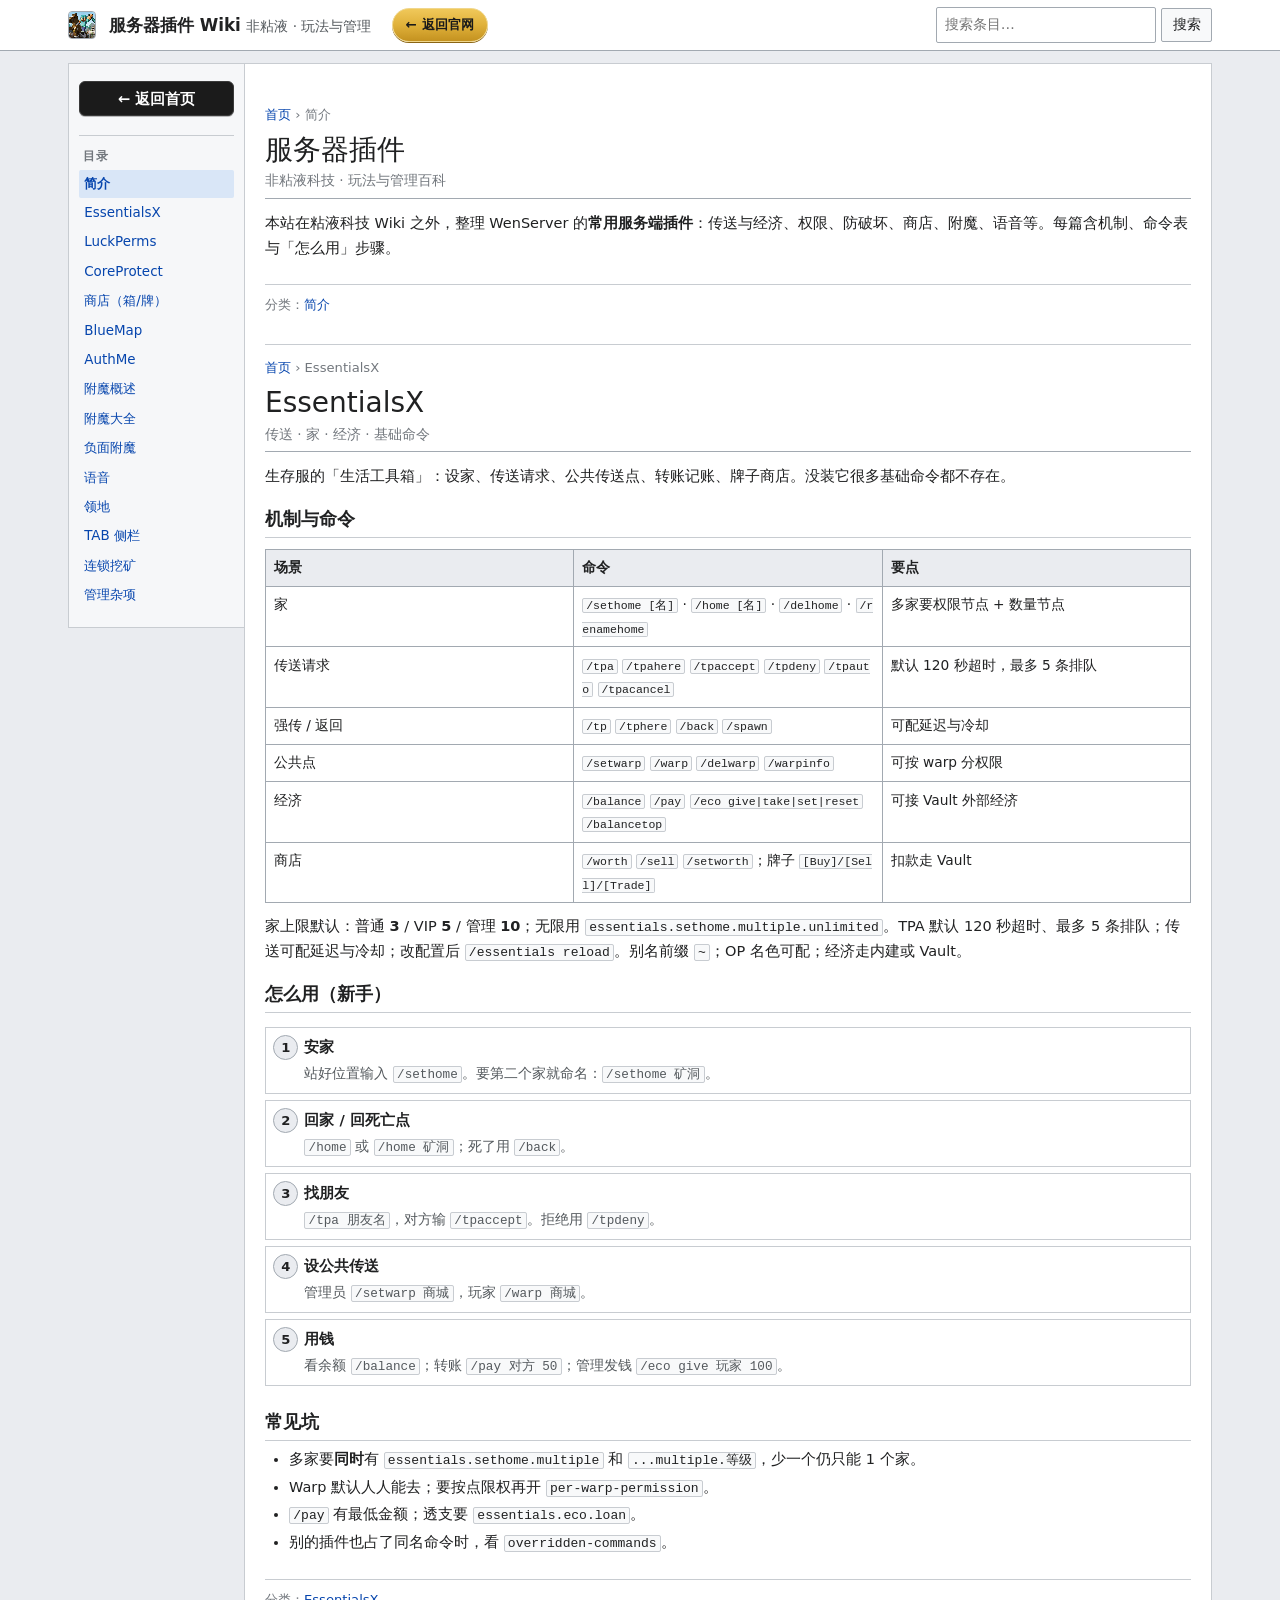
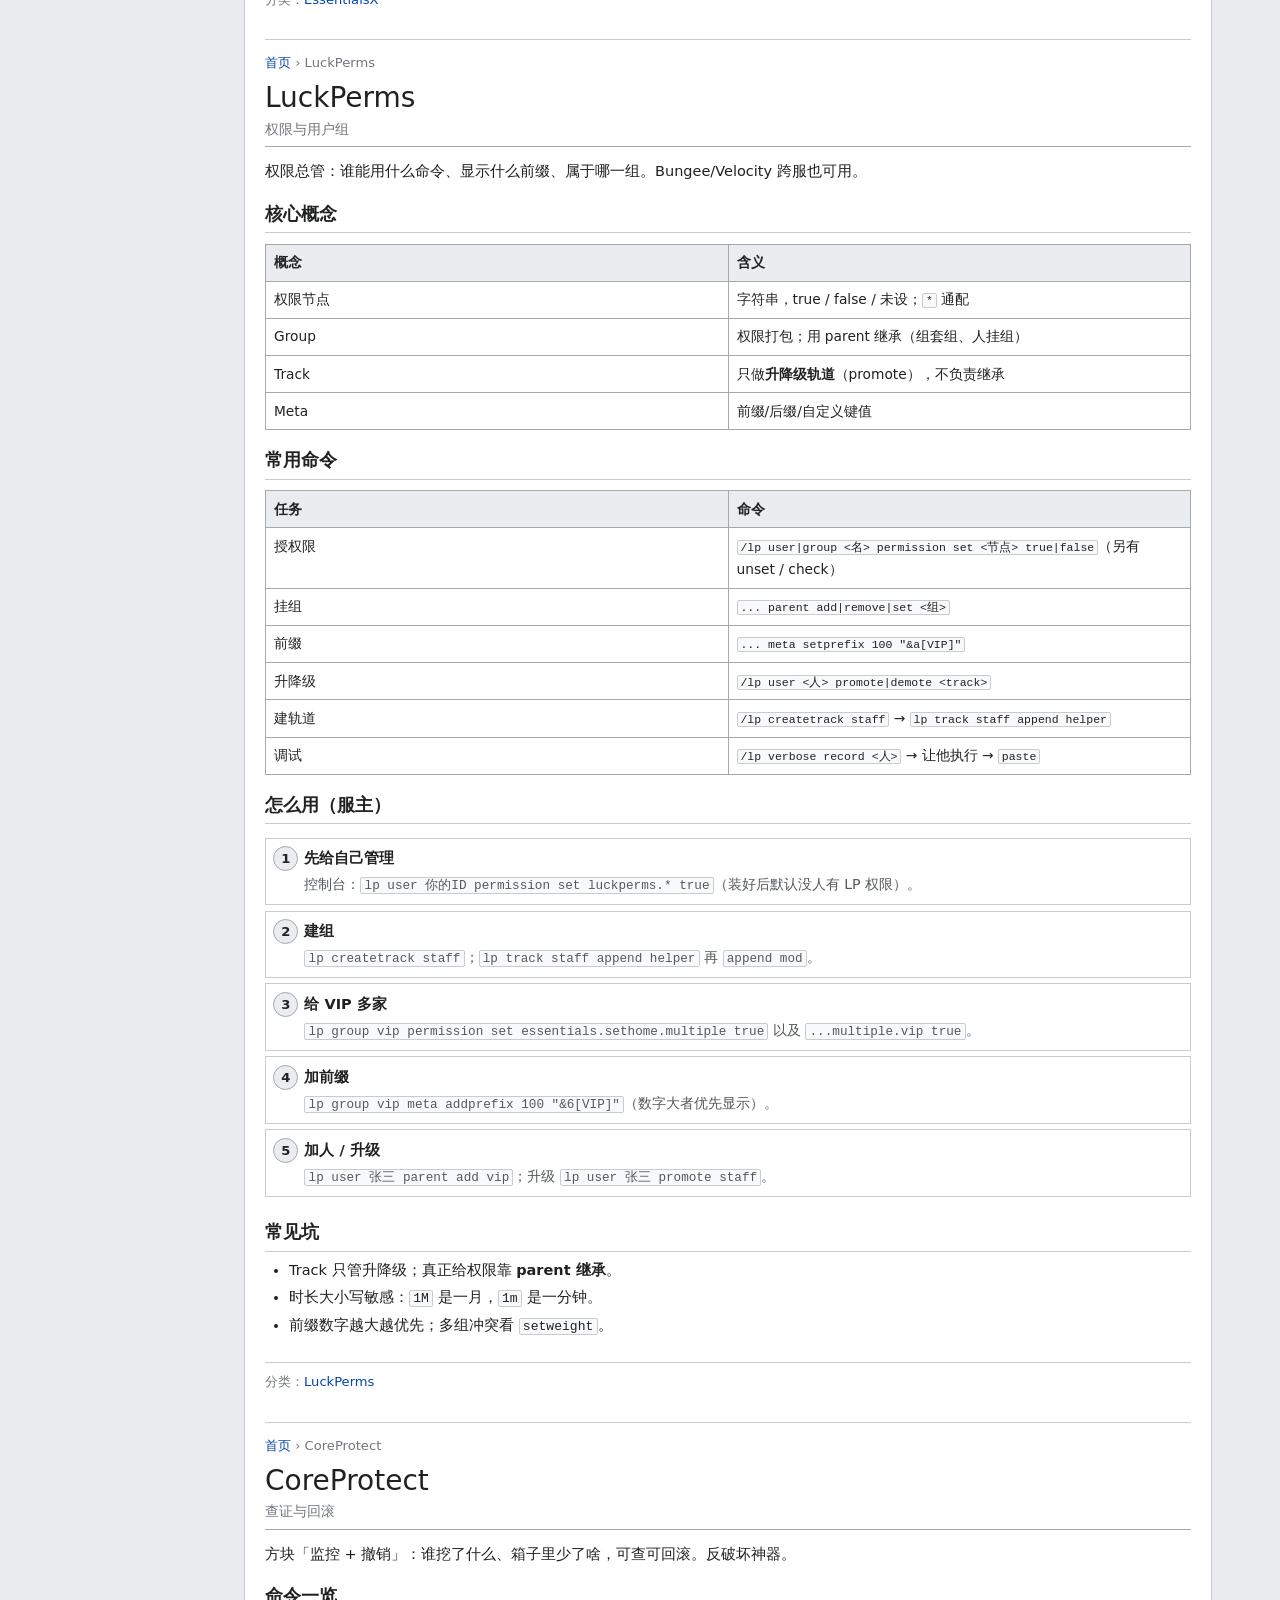
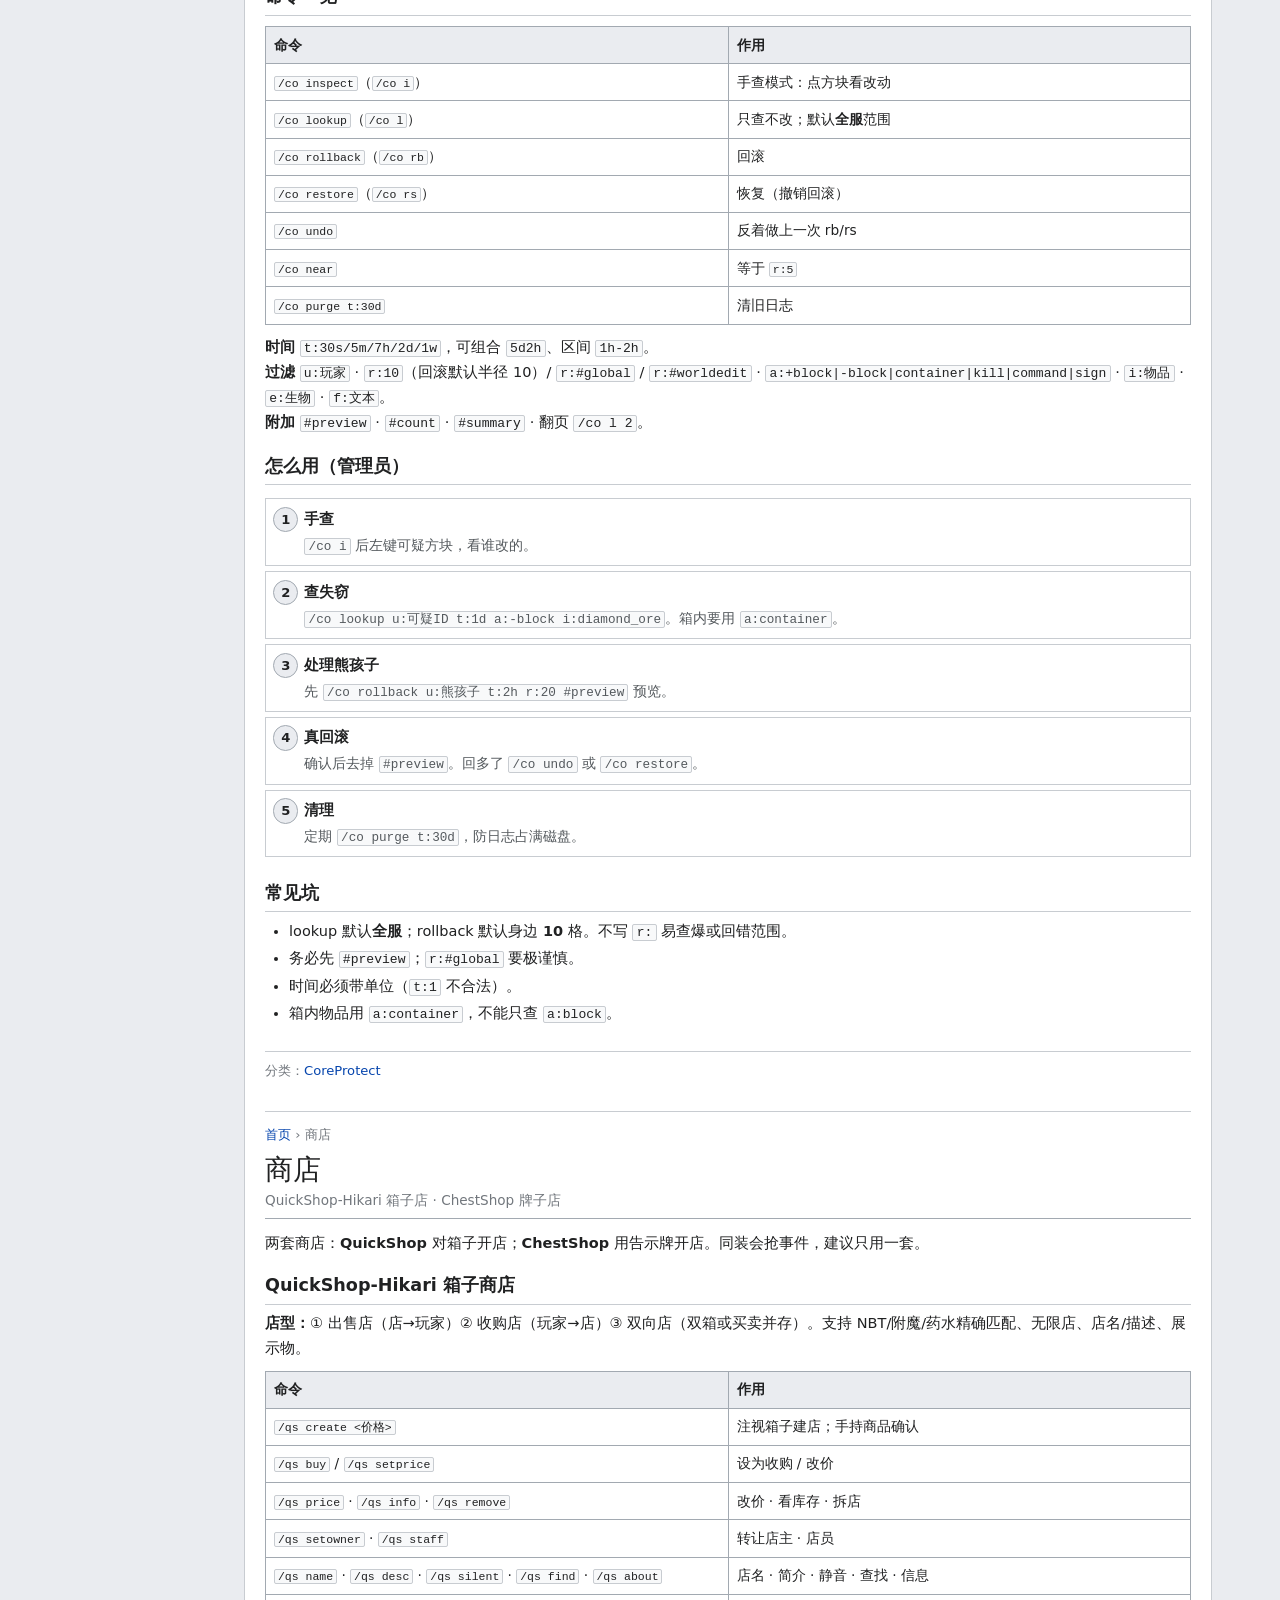
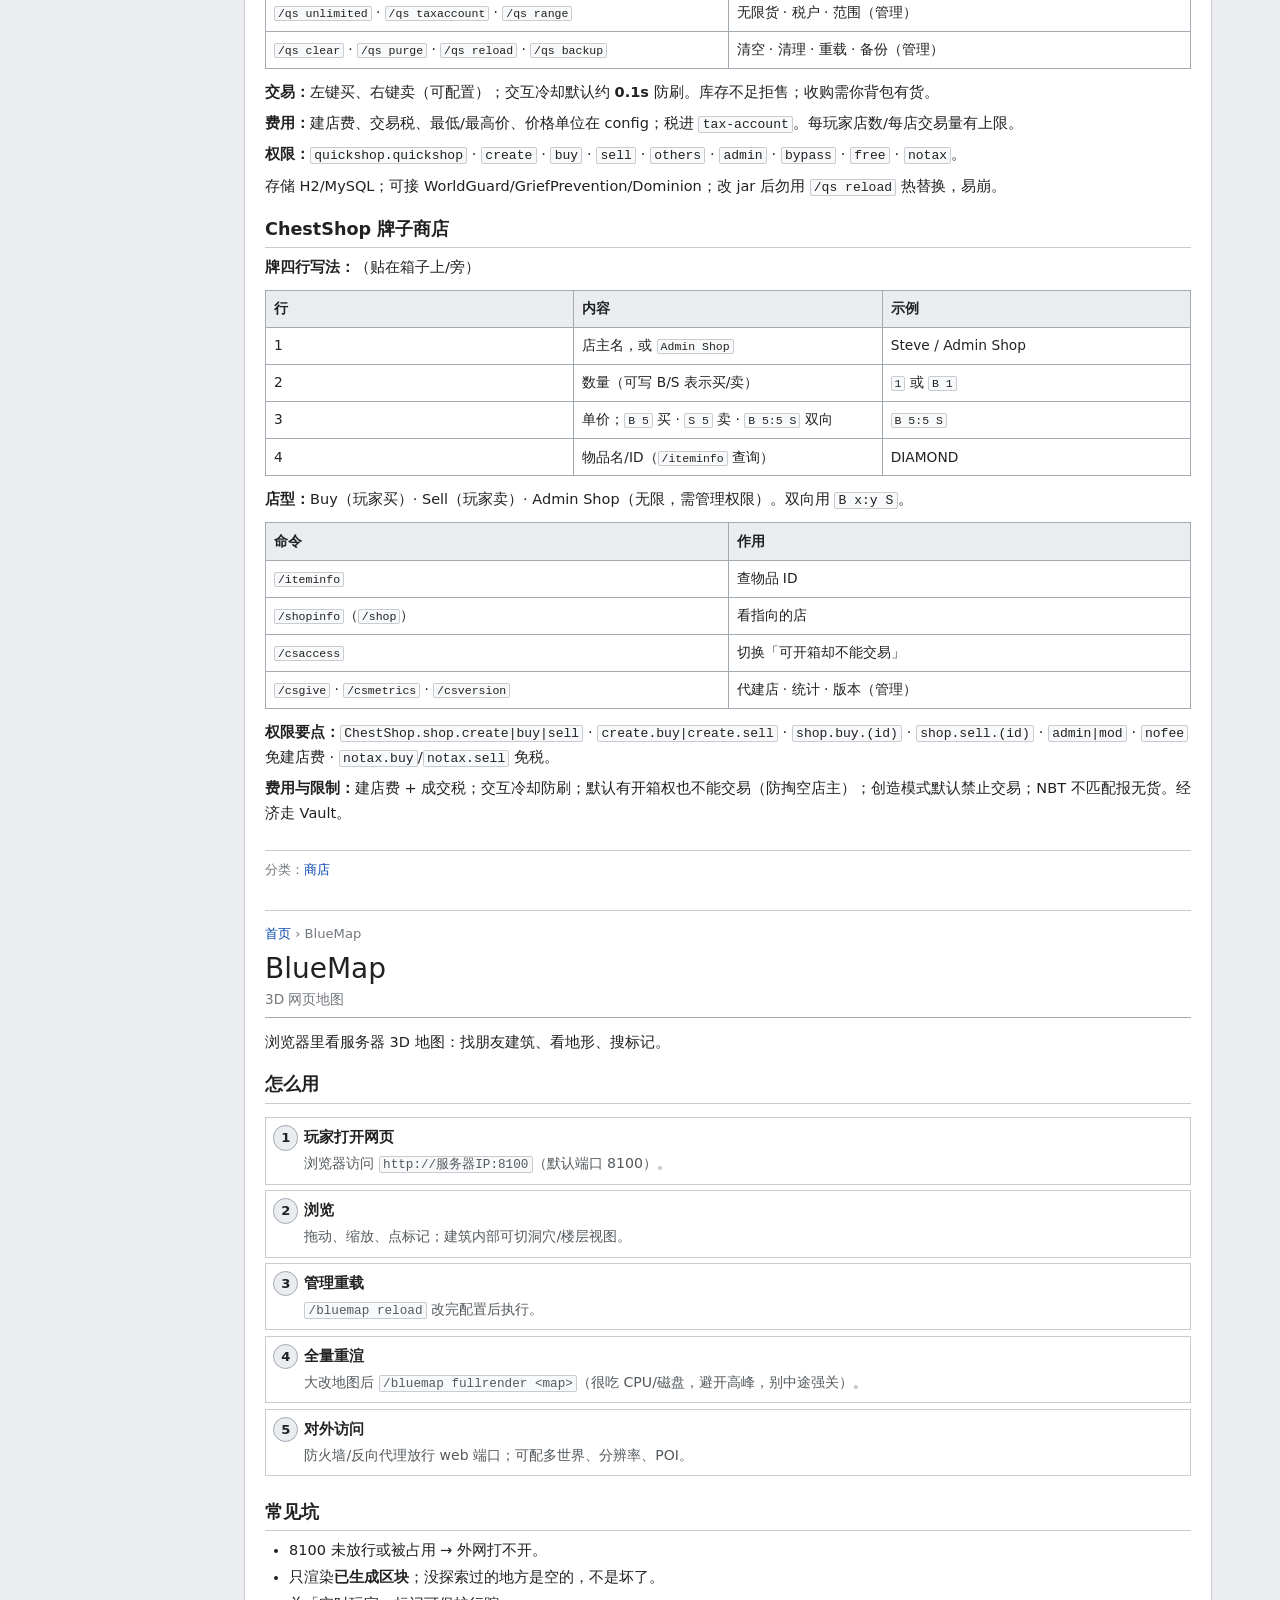
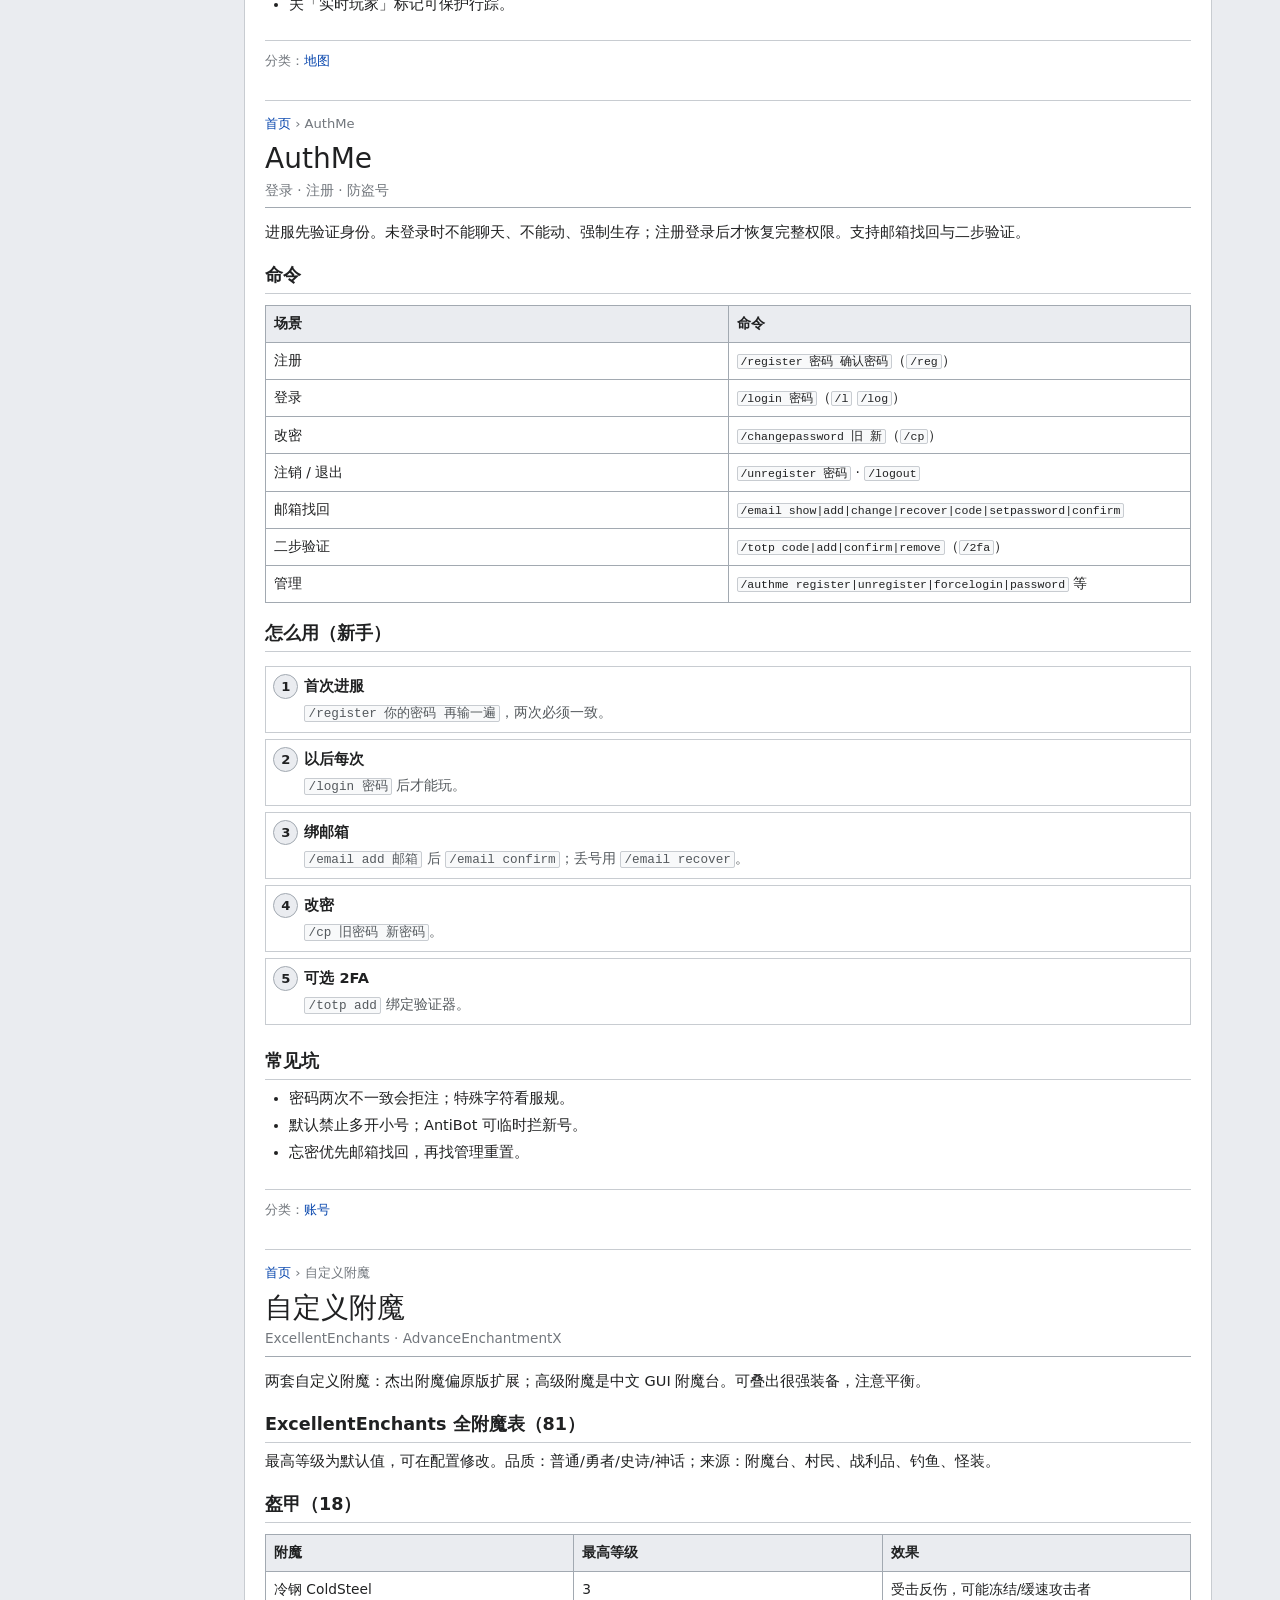
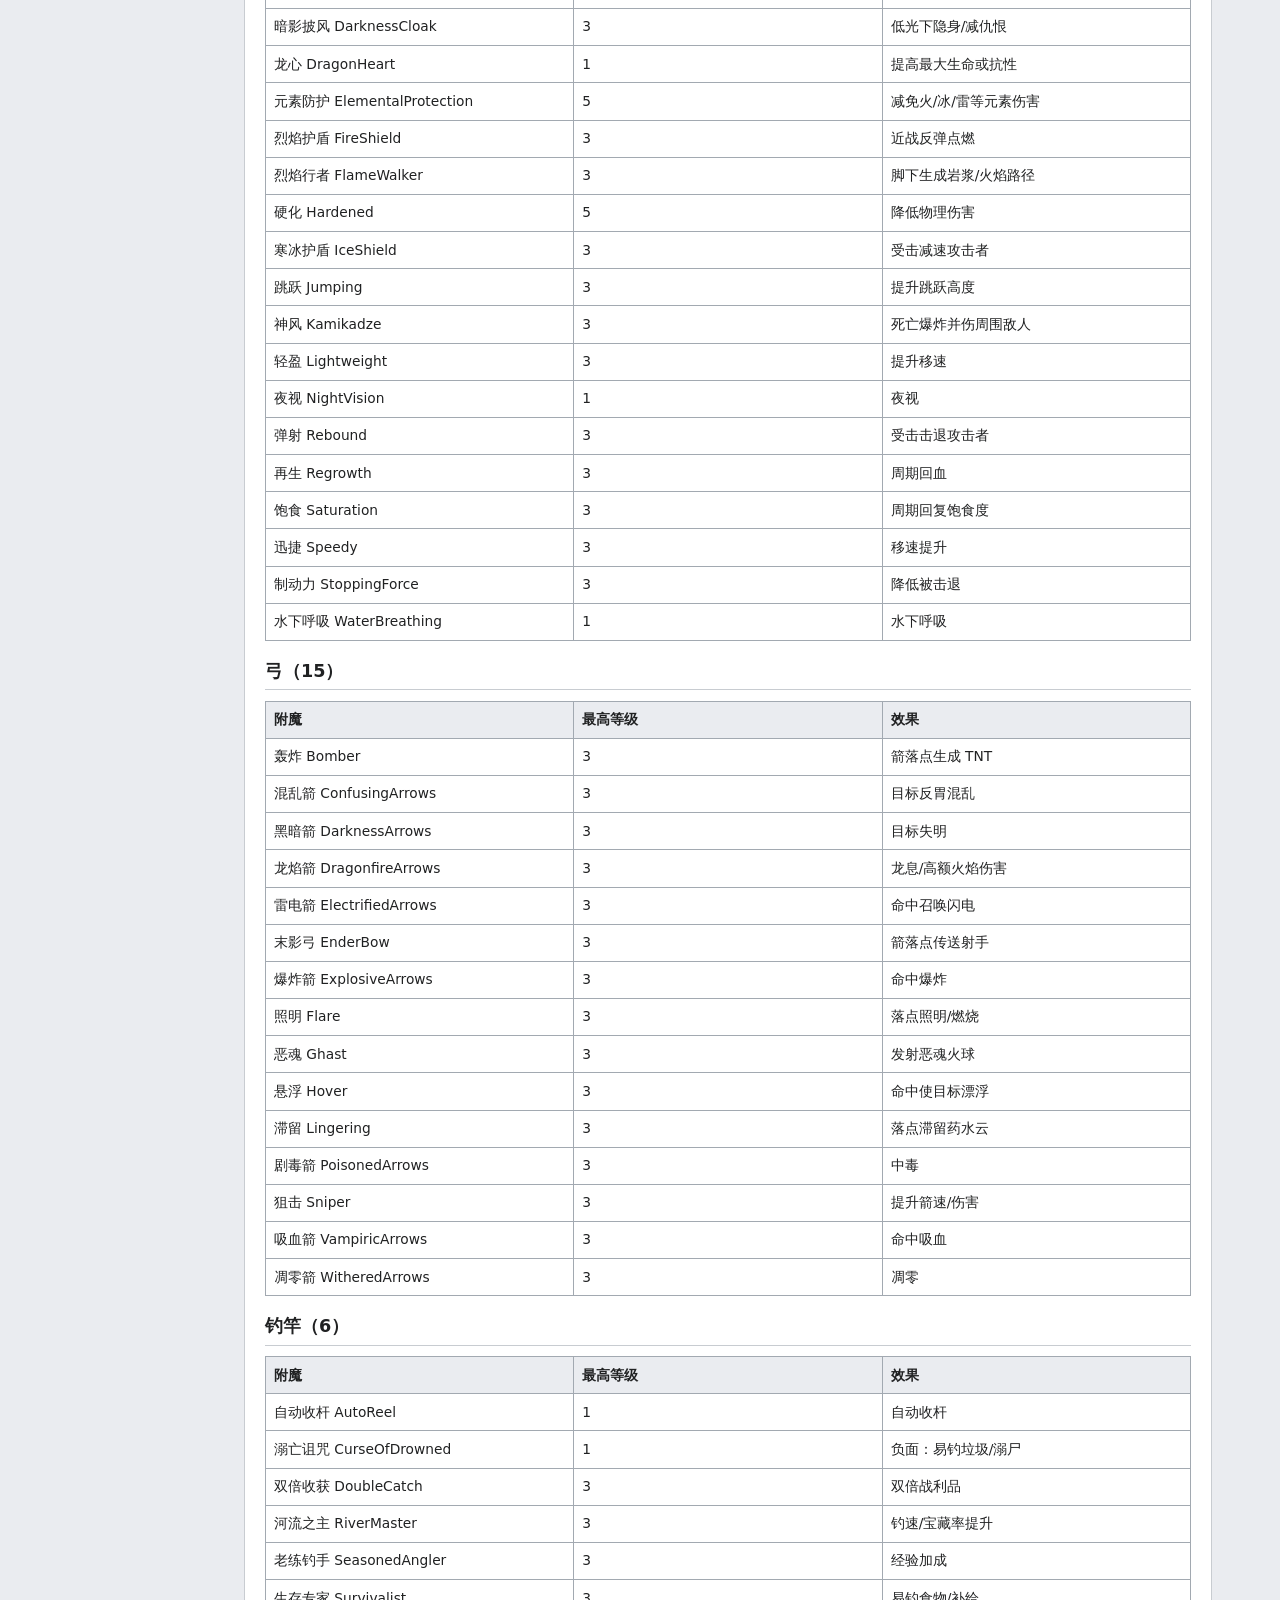
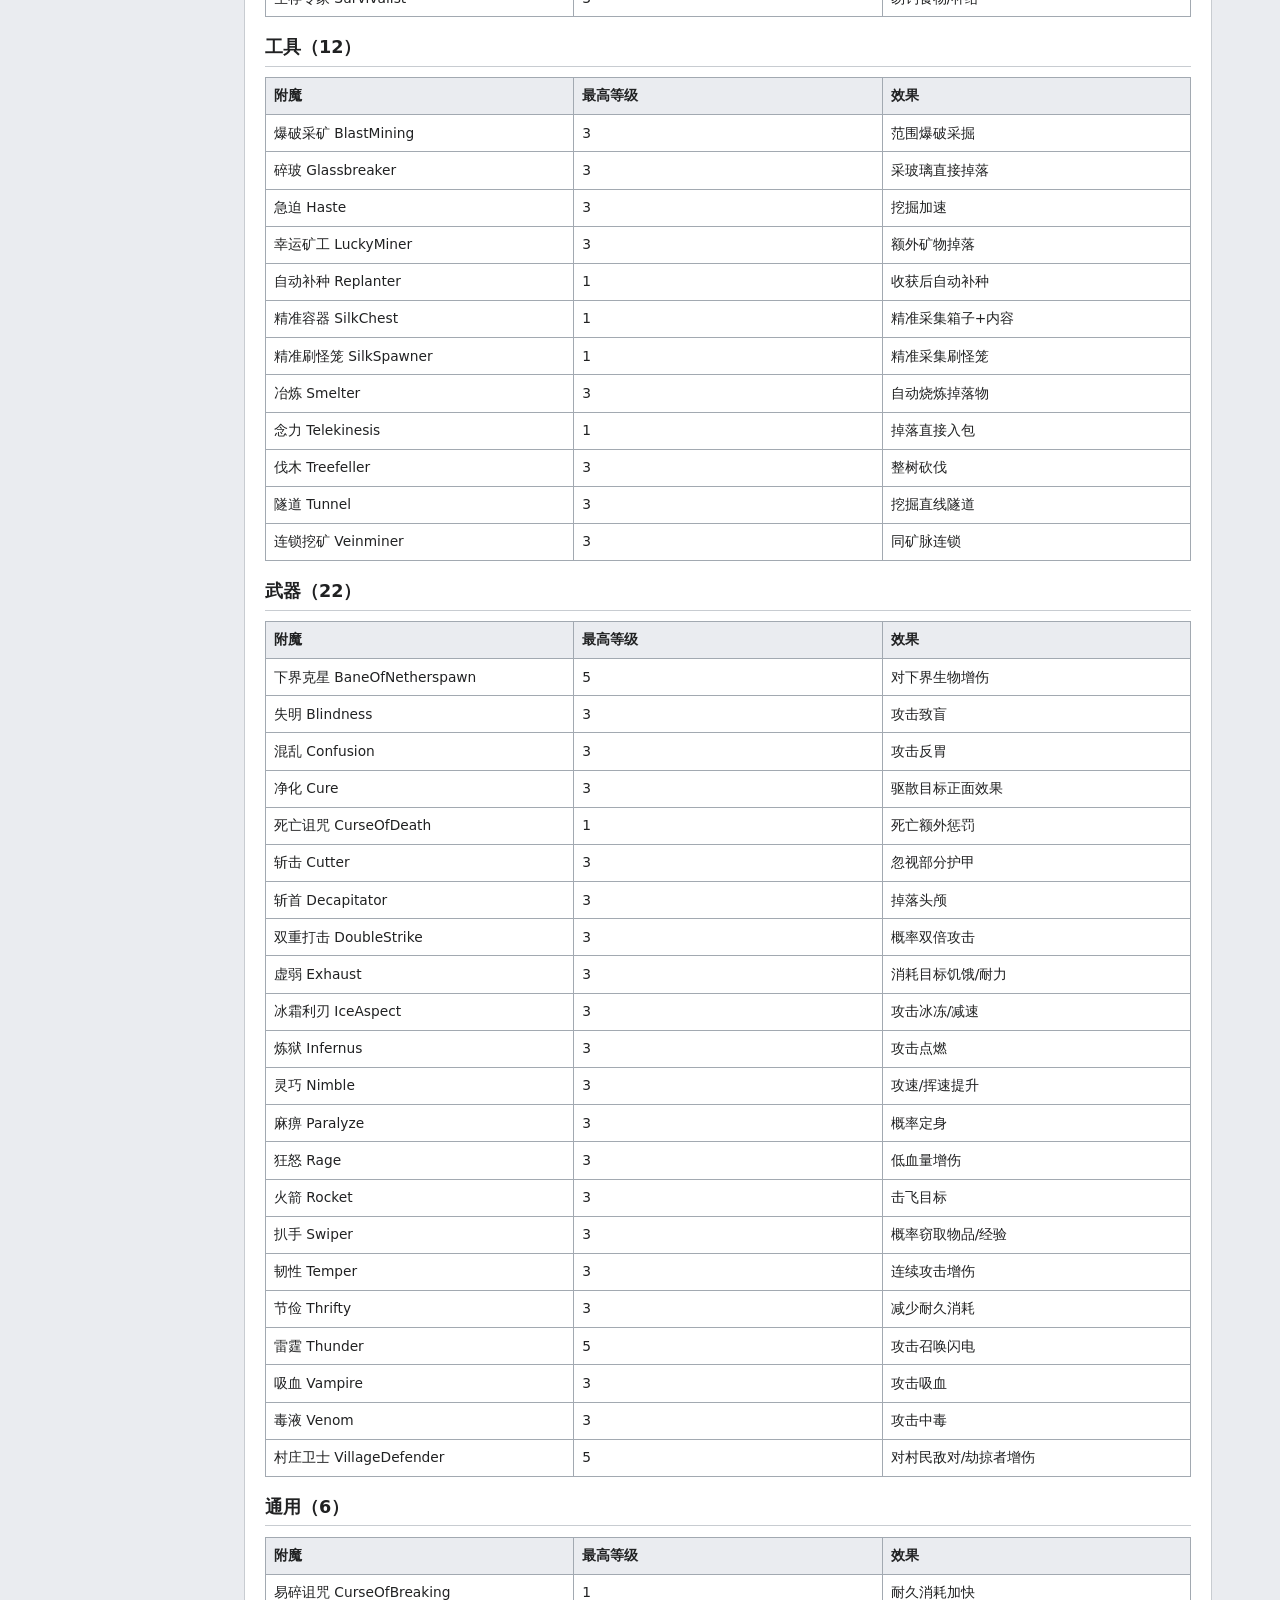
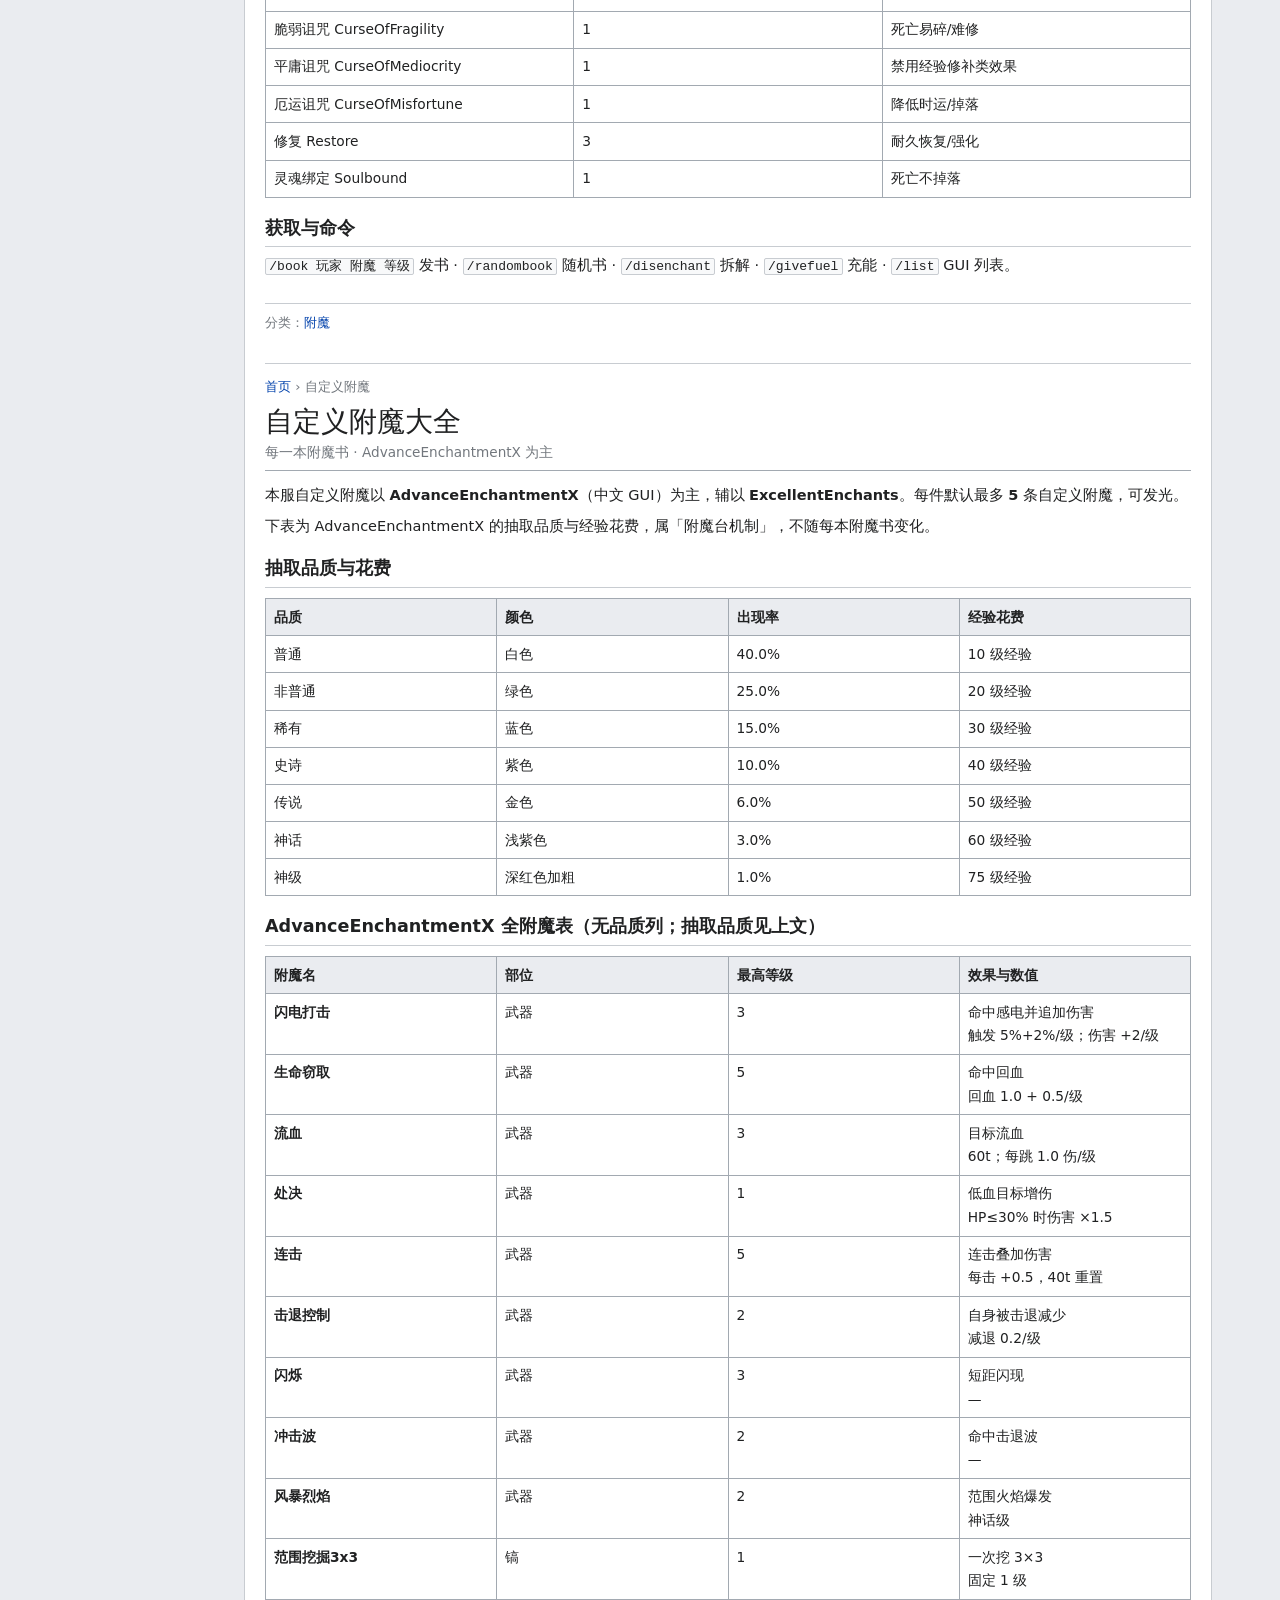
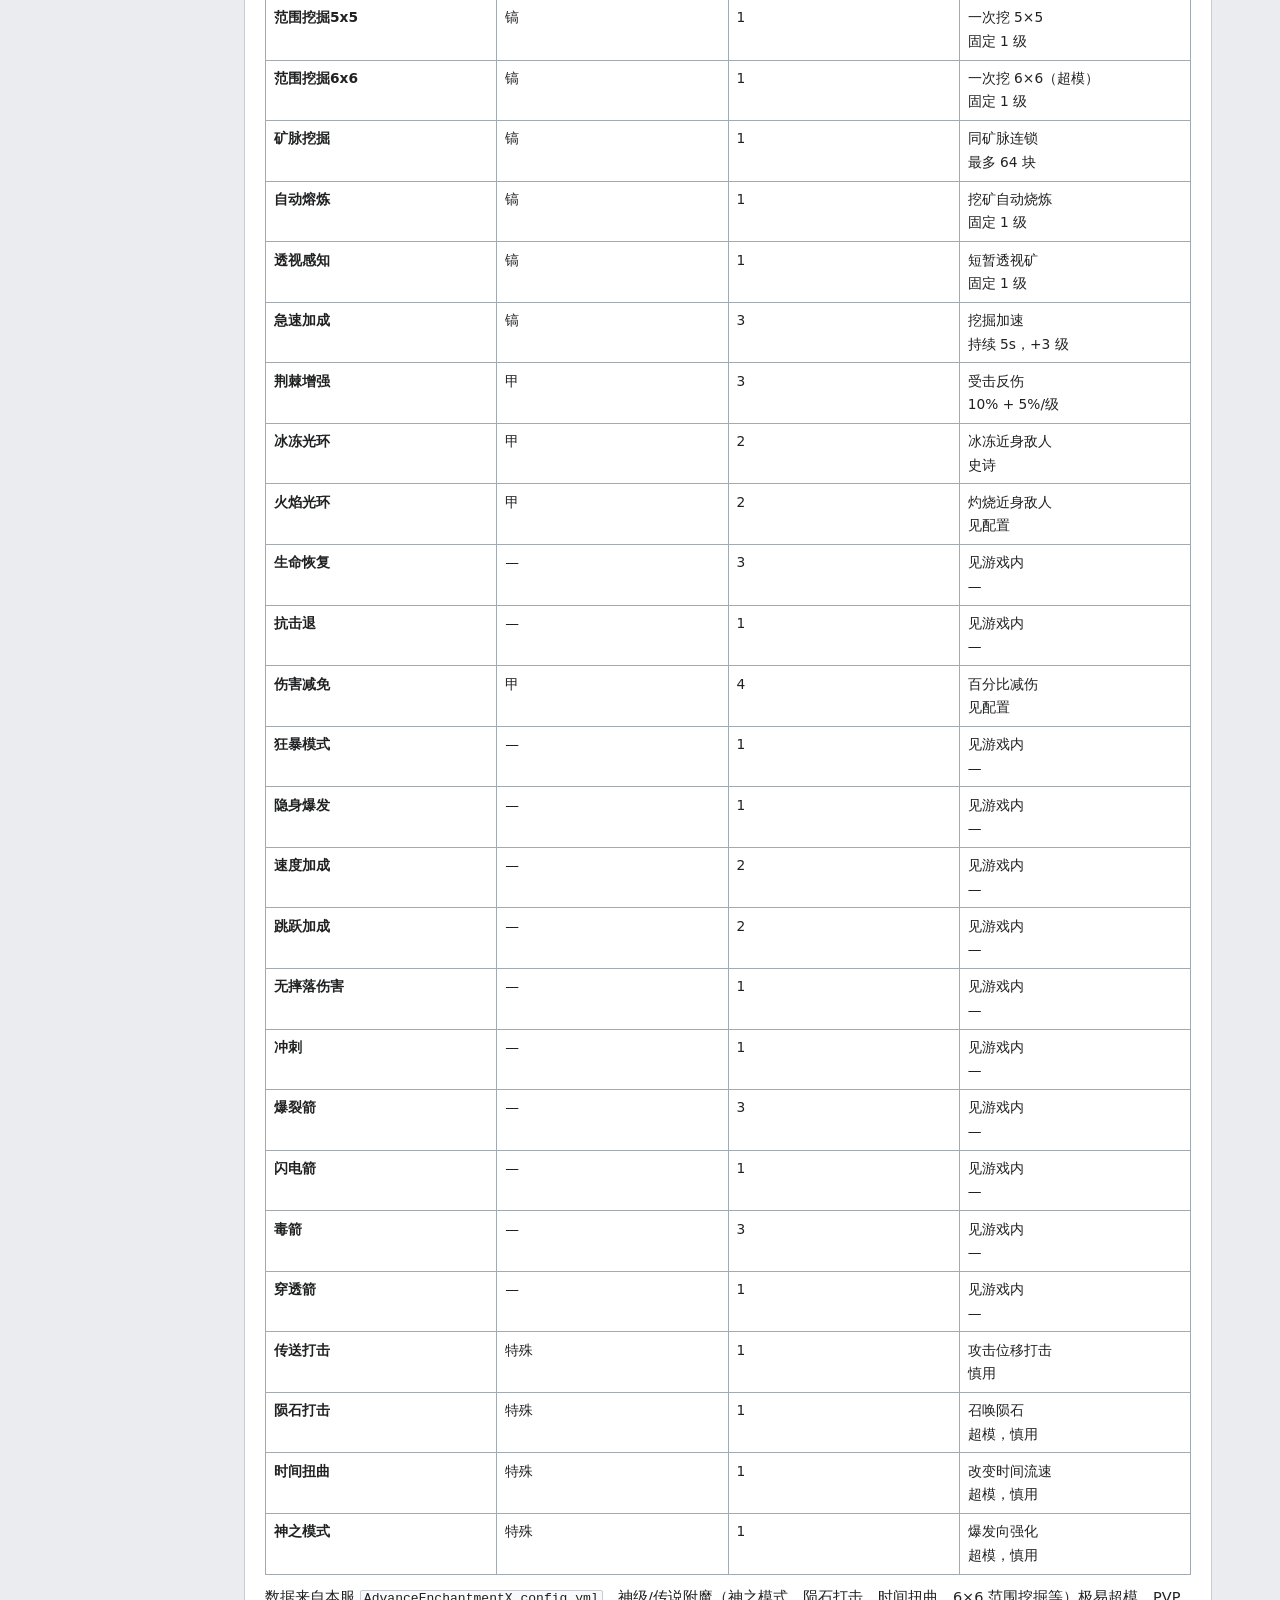
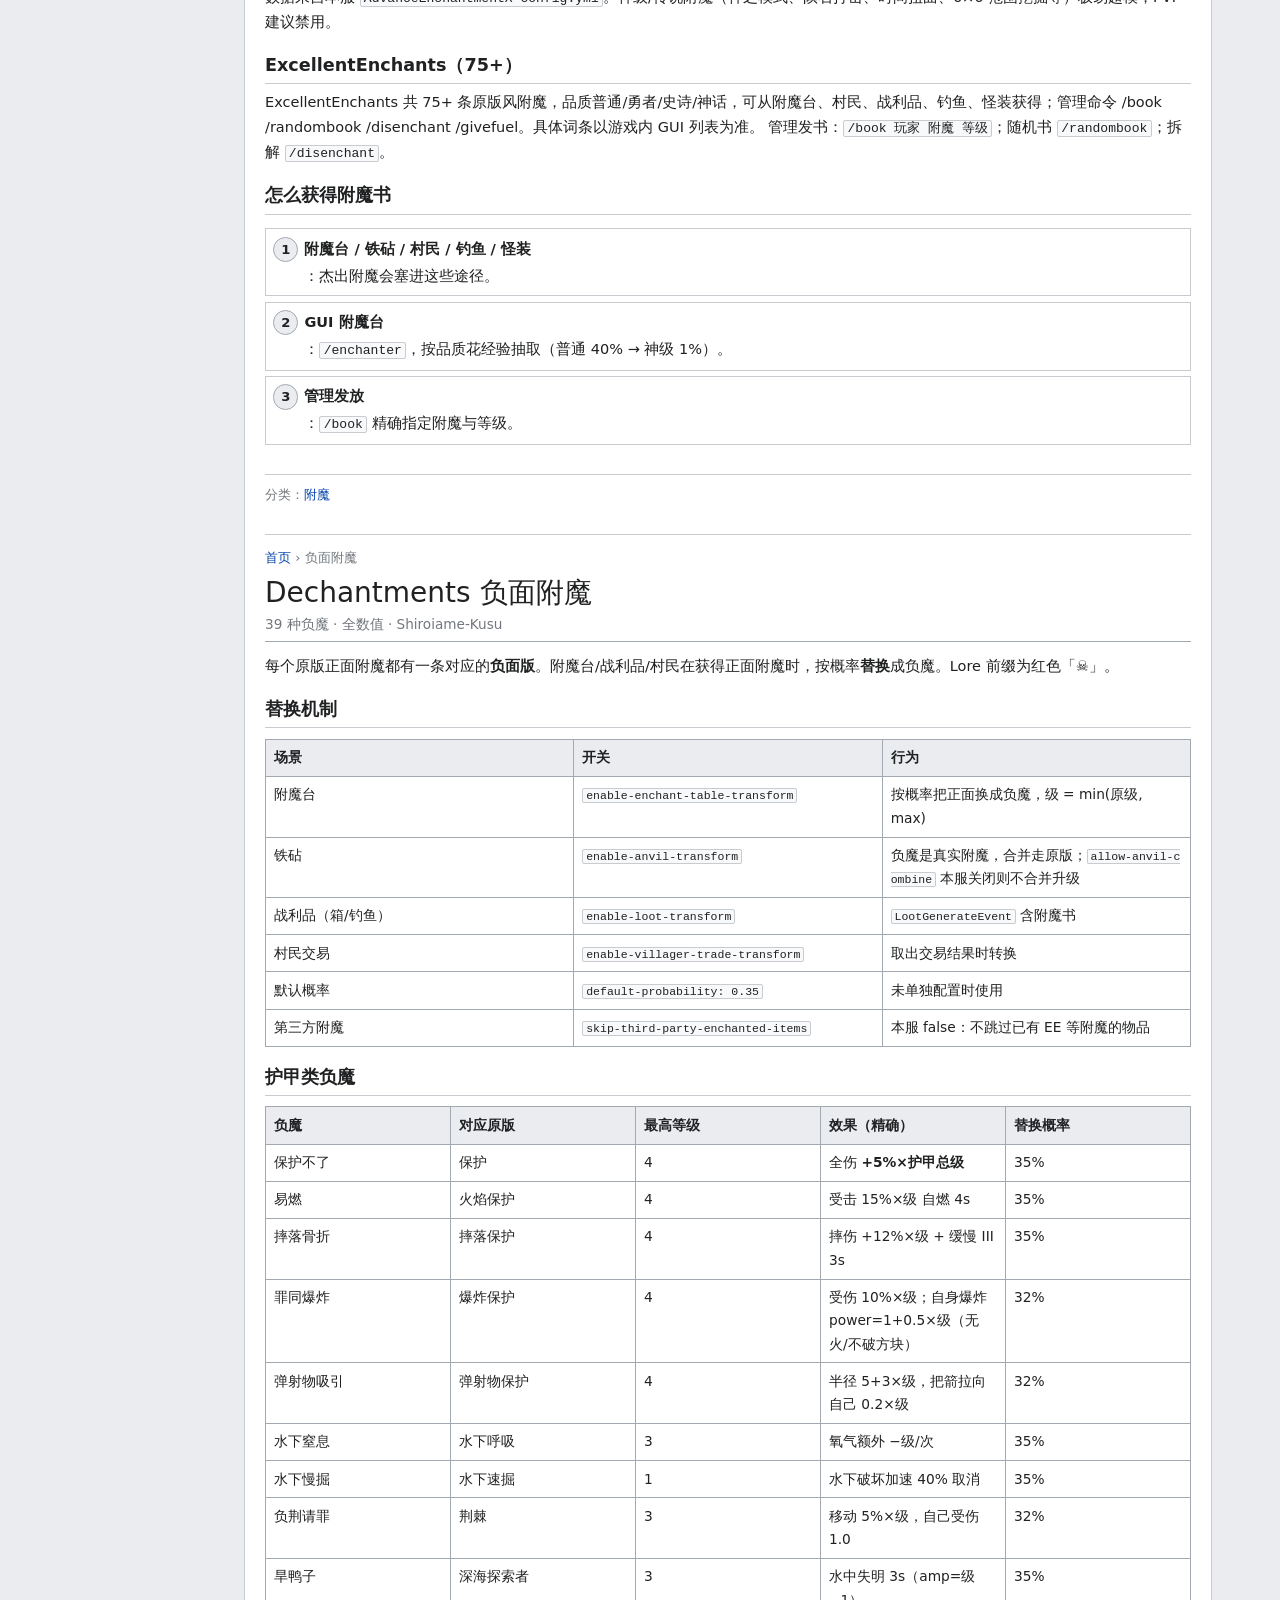
<file: Plugins/index.html>
<!DOCTYPE html>
<html lang="zh-CN">
<head>
<meta charset="UTF-8" />
<meta name="viewport" content="width=device-width, initial-scale=1.0"/>
<title>服务器插件 Wiki · WenServer</title>
<meta name="description" content="WenServer 常用服务端插件百科：Essentials、LuckPerms、商店、保护、附魔、语音等。"/>
<link rel="icon" type="image/png" sizes="32x32" href="assets/favicon-32x32.png">
<link rel="icon" type="image/png" sizes="16x16" href="assets/favicon-16x16.png">
<link rel="apple-touch-icon" sizes="180x180" href="assets/apple-touch-icon.png">
<link rel="stylesheet" href="assets/app.css" />
</head>
<body>
<header class="wiki-header">
	<div class="inner">
		<img src="assets/pack-icon.png" alt="" class="hub-logo-icon" width="28" height="28" />
		<a class="wiki-logo" href="../index.html">服务器插件 Wiki<span>非粘液 · 玩法与管理</span></a>
			<a class="site-home" href="https://ws.wenrongxx.top/">← 返回官网</a>
			<button type="button" class="toc-toggle" id="tocToggle">目录</button>
		<div class="wiki-search">
			<input type="search" id="searchBox" placeholder="搜索条目…" aria-label="搜索" />
			<button type="button" id="searchBtn">搜索</button>
		</div>
	</div>
</header>
<div class="wiki-shell" id="top">
	<aside class="wiki-sidebar" id="wikiSidebar">
		<div class="sb-top"><a class="back-home" href="../index.html">← 返回首页</a></div>
		<div class="sb-title">目录</div>
		<ul id="tocList">
						<li><a href="#intro">简介</a></li>
			<li><a href="#essentials">EssentialsX</a></li>
			<li><a href="#luckperms">LuckPerms</a></li>
			<li><a href="#coreprotect">CoreProtect</a></li>
			<li><a href="#shops">商店（箱/牌）</a></li>
			<li><a href="#bluemap">BlueMap</a></li>
			<li><a href="#authme">AuthMe</a></li>
			<li><a href="#enchantpacks">附魔概述</a></li>
			<li><a href="#enchantbooks">附魔大全</a></li>
			<li><a href="#dechantments">负面附魔</a></li>
			<li><a href="#voicechat">语音</a></li>
			<li><a href="#dominion">领地</a></li>
			<li><a href="#tabui">TAB 侧栏</a></li>
			<li><a href="#veinminer">连锁挖矿</a></li>
			<li><a href="#miscadmin">管理杂项</a></li>
		</ul>
	</aside>
	<main class="wiki-content">
		<div class="search-panel" id="searchPanel" hidden></div>
		<article class="article" id="intro" data-search="服务器插件 简介 Essentials LuckPerms CoreProtect">
			<div class="breadcrumbs"><a href="#top">首页</a> › 简介</div>
			<div class="article-header"><h1>服务器插件</h1><div class="sub">非粘液科技 · 玩法与管理百科</div></div>
			<p>本站在粘液科技 Wiki 之外，整理 WenServer 的<strong>常用服务端插件</strong>：传送与经济、权限、防破坏、商店、附魔、语音等。每篇含机制、命令表与「怎么用」步骤。</p>
			<div class="categories">分类：<a href="#intro">简介</a></div>
		</article>
<article class="article" id="essentials" data-search="Essentials 传送 home tpa warp 经济 pay 经济">
			<div class="breadcrumbs"><a href="#top">首页</a> › EssentialsX</div>
			<div class="article-header"><h1>EssentialsX</h1><div class="sub">传送 · 家 · 经济 · 基础命令</div></div>
			<p>生存服的「生活工具箱」：设家、传送请求、公共传送点、转账记账、牌子商店。没装它很多基础命令都不存在。</p>
			<h3>机制与命令</h3>
			<div class="wiki-table-wrap"><table class="wiki">
				<tr><th>场景</th><th>命令</th><th>要点</th></tr>
				<tr><td>家</td><td><code>/sethome [名]</code> · <code>/home [名]</code> · <code>/delhome</code> · <code>/renamehome</code></td><td>多家要权限节点 + 数量节点</td></tr>
				<tr><td>传送请求</td><td><code>/tpa</code> <code>/tpahere</code> <code>/tpaccept</code> <code>/tpdeny</code> <code>/tpauto</code> <code>/tpacancel</code></td><td>默认 120 秒超时，最多 5 条排队</td></tr>
				<tr><td>强传 / 返回</td><td><code>/tp</code> <code>/tphere</code> <code>/back</code> <code>/spawn</code></td><td>可配延迟与冷却</td></tr>
				<tr><td>公共点</td><td><code>/setwarp</code> <code>/warp</code> <code>/delwarp</code> <code>/warpinfo</code></td><td>可按 warp 分权限</td></tr>
				<tr><td>经济</td><td><code>/balance</code> <code>/pay</code> <code>/eco give|take|set|reset</code> <code>/balancetop</code></td><td>可接 Vault 外部经济</td></tr>
				<tr><td>商店</td><td><code>/worth</code> <code>/sell</code> <code>/setworth</code>；牌子 <code>[Buy]/[Sell]/[Trade]</code></td><td>扣款走 Vault</td></tr>
			</table></div>
			<p class="muted">家上限默认：普通 <strong>3</strong> / VIP <strong>5</strong> / 管理 <strong>10</strong>；无限用 <code>essentials.sethome.multiple.unlimited</code>。TPA 默认 120 秒超时、最多 5 条排队；传送可配延迟与冷却；改配置后 <code>/essentials reload</code>。别名前缀 <code>~</code>；OP 名色可配；经济走内建或 Vault。</p>
			<h3>怎么用（新手）</h3>
			<ol class="steps">
				<li><strong>安家</strong><div class="detail">站好位置输入 <code>/sethome</code>。要第二个家就命名：<code>/sethome 矿洞</code>。</div></li>
				<li><strong>回家 / 回死亡点</strong><div class="detail"><code>/home</code> 或 <code>/home 矿洞</code>；死了用 <code>/back</code>。</div></li>
				<li><strong>找朋友</strong><div class="detail"><code>/tpa 朋友名</code>，对方输 <code>/tpaccept</code>。拒绝用 <code>/tpdeny</code>。</div></li>
				<li><strong>设公共传送</strong><div class="detail">管理员 <code>/setwarp 商城</code>，玩家 <code>/warp 商城</code>。</div></li>
				<li><strong>用钱</strong><div class="detail">看余额 <code>/balance</code>；转账 <code>/pay 对方 50</code>；管理发钱 <code>/eco give 玩家 100</code>。</div></li>
			</ol>
			<h3>常见坑</h3>
			<ul class="bullets">
				<li>多家要<strong>同时</strong>有 <code>essentials.sethome.multiple</code> 和 <code>...multiple.等级</code>，少一个仍只能 1 个家。</li>
				<li>Warp 默认人人能去；要按点限权再开 <code>per-warp-permission</code>。</li>
				<li><code>/pay</code> 有最低金额；透支要 <code>essentials.eco.loan</code>。</li>
				<li>别的插件也占了同名命令时，看 <code>overridden-commands</code>。</li>
			</ul>
			<div class="categories">分类：<a href="#essentials">EssentialsX</a></div>
		</article>

		<article class="article" id="luckperms" data-search="LuckPerms 权限 group track meta 前缀 parent">
			<div class="breadcrumbs"><a href="#top">首页</a> › LuckPerms</div>
			<div class="article-header"><h1>LuckPerms</h1><div class="sub">权限与用户组</div></div>
			<p>权限总管：谁能用什么命令、显示什么前缀、属于哪一组。Bungee/Velocity 跨服也可用。</p>
			<h3>核心概念</h3>
			<div class="wiki-table-wrap"><table class="wiki">
				<tr><th>概念</th><th>含义</th></tr>
				<tr><td>权限节点</td><td>字符串，true / false / 未设；<code>*</code> 通配</td></tr>
				<tr><td>Group</td><td>权限打包；用 parent 继承（组套组、人挂组）</td></tr>
				<tr><td>Track</td><td>只做<strong>升降级轨道</strong>（promote），不负责继承</td></tr>
				<tr><td>Meta</td><td>前缀/后缀/自定义键值</td></tr>
			</table></div>
			<h3>常用命令</h3>
			<div class="wiki-table-wrap"><table class="wiki">
				<tr><th>任务</th><th>命令</th></tr>
				<tr><td>授权限</td><td><code>/lp user|group &lt;名&gt; permission set &lt;节点&gt; true|false</code>（另有 unset / check）</td></tr>
				<tr><td>挂组</td><td><code>... parent add|remove|set &lt;组&gt;</code></td></tr>
				<tr><td>前缀</td><td><code>... meta setprefix 100 "&amp;a[VIP]"</code></td></tr>
				<tr><td>升降级</td><td><code>/lp user &lt;人&gt; promote|demote &lt;track&gt;</code></td></tr>
				<tr><td>建轨道</td><td><code>/lp createtrack staff</code> → <code>lp track staff append helper</code></td></tr>
				<tr><td>调试</td><td><code>/lp verbose record &lt;人&gt;</code> → 让他执行 → <code>paste</code></td></tr>
			</table></div>
			<h3>怎么用（服主）</h3>
			<ol class="steps">
				<li><strong>先给自己管理</strong><div class="detail">控制台：<code>lp user 你的ID permission set luckperms.* true</code>（装好后默认没人有 LP 权限）。</div></li>
				<li><strong>建组</strong><div class="detail"><code>lp createtrack staff</code>；<code>lp track staff append helper</code> 再 <code>append mod</code>。</div></li>
				<li><strong>给 VIP 多家</strong><div class="detail"><code>lp group vip permission set essentials.sethome.multiple true</code> 以及 <code>...multiple.vip true</code>。</div></li>
				<li><strong>加前缀</strong><div class="detail"><code>lp group vip meta addprefix 100 "&amp;6[VIP]"</code>（数字大者优先显示）。</div></li>
				<li><strong>加人 / 升级</strong><div class="detail"><code>lp user 张三 parent add vip</code>；升级 <code>lp user 张三 promote staff</code>。</div></li>
			</ol>
			<h3>常见坑</h3>
			<ul class="bullets">
				<li>Track 只管升降级；真正给权限靠 <strong>parent 继承</strong>。</li>
				<li>时长大小写敏感：<code>1M</code> 是一月，<code>1m</code> 是一分钟。</li>
				<li>前缀数字越大越优先；多组冲突看 <code>setweight</code>。</li>
			</ul>
			<div class="categories">分类：<a href="#luckperms">LuckPerms</a></div>
		</article>

		<article class="article" id="coreprotect" data-search="CoreProtect 回滚 查证 防破坏 inspect rollback 熊孩子">
			<div class="breadcrumbs"><a href="#top">首页</a> › CoreProtect</div>
			<div class="article-header"><h1>CoreProtect</h1><div class="sub">查证与回滚</div></div>
			<p>方块「监控 + 撤销」：谁挖了什么、箱子里少了啥，可查可回滚。反破坏神器。</p>
			<h3>命令一览</h3>
			<div class="wiki-table-wrap"><table class="wiki">
				<tr><th>命令</th><th>作用</th></tr>
				<tr><td><code>/co inspect</code>（<code>/co i</code>）</td><td>手查模式：点方块看改动</td></tr>
				<tr><td><code>/co lookup</code>（<code>/co l</code>）</td><td>只查不改；默认<strong>全服</strong>范围</td></tr>
				<tr><td><code>/co rollback</code>（<code>/co rb</code>）</td><td>回滚</td></tr>
				<tr><td><code>/co restore</code>（<code>/co rs</code>）</td><td>恢复（撤销回滚）</td></tr>
				<tr><td><code>/co undo</code></td><td>反着做上一次 rb/rs</td></tr>
				<tr><td><code>/co near</code></td><td>等于 <code>r:5</code></td></tr>
				<tr><td><code>/co purge t:30d</code></td><td>清旧日志</td></tr>
			</table></div>
			<p><strong>时间</strong> <code>t:30s/5m/7h/2d/1w</code>，可组合 <code>5d2h</code>、区间 <code>1h-2h</code>。<br>
			<strong>过滤</strong> <code>u:玩家</code> · <code>r:10</code>（回滚默认半径 10）/ <code>r:#global</code> / <code>r:#worldedit</code> · <code>a:+block|-block|container|kill|command|sign</code> · <code>i:物品</code> · <code>e:生物</code> · <code>f:文本</code>。<br>
			<strong>附加</strong> <code>#preview</code> · <code>#count</code> · <code>#summary</code> · 翻页 <code>/co l 2</code>。</p>
			<h3>怎么用（管理员）</h3>
			<ol class="steps">
				<li><strong>手查</strong><div class="detail"><code>/co i</code> 后左键可疑方块，看谁改的。</div></li>
				<li><strong>查失窃</strong><div class="detail"><code>/co lookup u:可疑ID t:1d a:-block i:diamond_ore</code>。箱内要用 <code>a:container</code>。</div></li>
				<li><strong>处理熊孩子</strong><div class="detail">先 <code>/co rollback u:熊孩子 t:2h r:20 #preview</code> 预览。</div></li>
				<li><strong>真回滚</strong><div class="detail">确认后去掉 <code>#preview</code>。回多了 <code>/co undo</code> 或 <code>/co restore</code>。</div></li>
				<li><strong>清理</strong><div class="detail">定期 <code>/co purge t:30d</code>，防日志占满磁盘。</div></li>
			</ol>
			<h3>常见坑</h3>
			<ul class="bullets">
				<li>lookup 默认<strong>全服</strong>；rollback 默认身边 <strong>10</strong> 格。不写 <code>r:</code> 易查爆或回错范围。</li>
				<li>务必先 <code>#preview</code>；<code>r:#global</code> 要极谨慎。</li>
				<li>时间必须带单位（<code>t:1</code> 不合法）。</li>
				<li>箱内物品用 <code>a:container</code>，不能只查 <code>a:block</code>。</li>
			</ul>
			<div class="categories">分类：<a href="#coreprotect">CoreProtect</a></div>
		</article>

				<article class="article" id="shops" data-search="商店 QuickShop ChestShop qs 牌子 买卖 税 店">
			<div class="breadcrumbs"><a href="#top">首页</a> › 商店</div>
			<div class="article-header"><h1>商店</h1><div class="sub">QuickShop-Hikari 箱子店 · ChestShop 牌子店</div></div>
			<p>两套商店：<strong>QuickShop</strong> 对箱子开店；<strong>ChestShop</strong> 用告示牌开店。同装会抢事件，建议只用一套。</p>

			<h3>QuickShop-Hikari 箱子商店</h3>
			<p><strong>店型：</strong>① 出售店（店→玩家）② 收购店（玩家→店）③ 双向店（双箱或买卖并存）。支持 NBT/附魔/药水精确匹配、无限店、店名/描述、展示物。</p>
			<div class="wiki-table-wrap"><table class="wiki">
				<tr><th>命令</th><th>作用</th></tr>
				<tr><td><code>/qs create &lt;价格&gt;</code></td><td>注视箱子建店；手持商品确认</td></tr>
				<tr><td><code>/qs buy</code> / <code>/qs setprice</code></td><td>设为收购 / 改价</td></tr>
				<tr><td><code>/qs price</code> · <code>/qs info</code> · <code>/qs remove</code></td><td>改价 · 看库存 · 拆店</td></tr>
				<tr><td><code>/qs setowner</code> · <code>/qs staff</code></td><td>转让店主 · 店员</td></tr>
				<tr><td><code>/qs name</code> · <code>/qs desc</code> · <code>/qs silent</code> · <code>/qs find</code> · <code>/qs about</code></td><td>店名 · 简介 · 静音 · 查找 · 信息</td></tr>
				<tr><td><code>/qs unlimited</code> · <code>/qs taxaccount</code> · <code>/qs range</code></td><td>无限货 · 税户 · 范围（管理）</td></tr>
				<tr><td><code>/qs clear</code> · <code>/qs purge</code> · <code>/qs reload</code> · <code>/qs backup</code></td><td>清空 · 清理 · 重载 · 备份（管理）</td></tr>
			</table></div>
			<p><strong>交易：</strong>左键买、右键卖（可配置）；交互冷却默认约 <strong>0.1s</strong> 防刷。库存不足拒售；收购需你背包有货。</p>
			<p><strong>费用：</strong>建店费、交易税、最低/最高价、价格单位在 config；税进 <code>tax-account</code>。每玩家店数/每店交易量有上限。</p>
			<p><strong>权限：</strong><code>quickshop.quickshop</code> · <code>create</code> · <code>buy</code> · <code>sell</code> · <code>others</code> · <code>admin</code> · <code>bypass</code> · <code>free</code> · <code>notax</code>。</p>
			<p class="muted">存储 H2/MySQL；可接 WorldGuard/GriefPrevention/Dominion；改 jar 后勿用 <code>/qs reload</code> 热替换，易崩。</p>

			<h3>ChestShop 牌子商店</h3>
			<p><strong>牌四行写法：</strong>（贴在箱子上/旁）</p>
			<div class="wiki-table-wrap"><table class="wiki">
				<tr><th>行</th><th>内容</th><th>示例</th></tr>
				<tr><td>1</td><td>店主名，或 <code>Admin Shop</code></td><td>Steve / Admin Shop</td></tr>
				<tr><td>2</td><td>数量（可写 B/S 表示买/卖）</td><td><code>1</code> 或 <code>B 1</code></td></tr>
				<tr><td>3</td><td>单价；<code>B 5</code> 买 · <code>S 5</code> 卖 · <code>B 5:5 S</code> 双向</td><td><code>B 5:5 S</code></td></tr>
				<tr><td>4</td><td>物品名/ID（<code>/iteminfo</code> 查询）</td><td>DIAMOND</td></tr>
			</table></div>
			<p><strong>店型：</strong>Buy（玩家买）· Sell（玩家卖）· Admin Shop（无限，需管理权限）。双向用 <code>B x:y S</code>。</p>
			<div class="wiki-table-wrap"><table class="wiki">
				<tr><th>命令</th><th>作用</th></tr>
				<tr><td><code>/iteminfo</code></td><td>查物品 ID</td></tr>
				<tr><td><code>/shopinfo</code>（<code>/shop</code>）</td><td>看指向的店</td></tr>
				<tr><td><code>/csaccess</code></td><td>切换「可开箱却不能交易」</td></tr>
				<tr><td><code>/csgive</code> · <code>/csmetrics</code> · <code>/csversion</code></td><td>代建店 · 统计 · 版本（管理）</td></tr>
			</table></div>
			<p><strong>权限要点：</strong><code>ChestShop.shop.create|buy|sell</code> · <code>create.buy|create.sell</code> · <code>shop.buy.(id)</code> · <code>shop.sell.(id)</code> · <code>admin|mod</code> · <code>nofee</code> 免建店费 · <code>notax.buy</code>/<code>notax.sell</code> 免税。</p>
			<p><strong>费用与限制：</strong>建店费 + 成交税；交互冷却防刷；默认有开箱权也不能交易（防掏空店主）；创造模式默认禁止交易；NBT 不匹配报无货。经济走 Vault。</p>
			<div class="categories">分类：<a href="#shops">商店</a></div>
		</article>

		<article class="article" id="bluemap" data-search="BlueMap 地图 3D 网页 8100 render">
			<div class="breadcrumbs"><a href="#top">首页</a> › BlueMap</div>
			<div class="article-header"><h1>BlueMap</h1><div class="sub">3D 网页地图</div></div>
			<p>浏览器里看服务器 3D 地图：找朋友建筑、看地形、搜标记。</p>
			<h3>怎么用</h3>
			<ol class="steps">
				<li><strong>玩家打开网页</strong><div class="detail">浏览器访问 <code>http://服务器IP:8100</code>（默认端口 8100）。</div></li>
				<li><strong>浏览</strong><div class="detail">拖动、缩放、点标记；建筑内部可切洞穴/楼层视图。</div></li>
				<li><strong>管理重载</strong><div class="detail"><code>/bluemap reload</code> 改完配置后执行。</div></li>
				<li><strong>全量重渲</strong><div class="detail">大改地图后 <code>/bluemap fullrender &lt;map&gt;</code>（很吃 CPU/磁盘，避开高峰，别中途强关）。</div></li>
				<li><strong>对外访问</strong><div class="detail">防火墙/反向代理放行 web 端口；可配多世界、分辨率、POI。</div></li>
			</ol>
			<h3>常见坑</h3>
			<ul class="bullets">
				<li>8100 未放行或被占用 → 外网打不开。</li>
				<li>只渲染<strong>已生成区块</strong>；没探索过的地方是空的，不是坏了。</li>
				<li>关「实时玩家」标记可保护行踪。</li>
			</ul>
			<div class="categories">分类：<a href="#bluemap">地图</a></div>
		</article>

		<article class="article" id="authme" data-search="AuthMe 登录 注册 密码 email totp 防盗">
			<div class="breadcrumbs"><a href="#top">首页</a> › AuthMe</div>
			<div class="article-header"><h1>AuthMe</h1><div class="sub">登录 · 注册 · 防盗号</div></div>
			<p>进服先验证身份。未登录时不能聊天、不能动、强制生存；注册登录后才恢复完整权限。支持邮箱找回与二步验证。</p>
			<h3>命令</h3>
			<div class="wiki-table-wrap"><table class="wiki">
				<tr><th>场景</th><th>命令</th></tr>
				<tr><td>注册</td><td><code>/register 密码 确认密码</code>（<code>/reg</code>）</td></tr>
				<tr><td>登录</td><td><code>/login 密码</code>（<code>/l</code> <code>/log</code>）</td></tr>
				<tr><td>改密</td><td><code>/changepassword 旧 新</code>（<code>/cp</code>）</td></tr>
				<tr><td>注销 / 退出</td><td><code>/unregister 密码</code> · <code>/logout</code></td></tr>
				<tr><td>邮箱找回</td><td><code>/email show|add|change|recover|code|setpassword|confirm</code></td></tr>
				<tr><td>二步验证</td><td><code>/totp code|add|confirm|remove</code>（<code>/2fa</code>）</td></tr>
				<tr><td>管理</td><td><code>/authme register|unregister|forcelogin|password</code> 等</td></tr>
			</table></div>
			<h3>怎么用（新手）</h3>
			<ol class="steps">
				<li><strong>首次进服</strong><div class="detail"><code>/register 你的密码 再输一遍</code>，两次必须一致。</div></li>
				<li><strong>以后每次</strong><div class="detail"><code>/login 密码</code> 后才能玩。</div></li>
				<li><strong>绑邮箱</strong><div class="detail"><code>/email add 邮箱</code> 后 <code>/email confirm</code>；丢号用 <code>/email recover</code>。</div></li>
				<li><strong>改密</strong><div class="detail"><code>/cp 旧密码 新密码</code>。</div></li>
				<li><strong>可选 2FA</strong><div class="detail"><code>/totp add</code> 绑定验证器。</div></li>
			</ol>
			<h3>常见坑</h3>
			<ul class="bullets">
				<li>密码两次不一致会拒注；特殊字符看服规。</li>
				<li>默认禁止多开小号；AntiBot 可临时拦新号。</li>
				<li>忘密优先邮箱找回，再找管理重置。</li>
			</ul>
			<div class="categories">分类：<a href="#authme">账号</a></div>
		</article>

		<article class="article" id="enchantpacks" data-search="ExcellentEnchants AdvanceEnchantmentX 附魔 enchanter 自定义附魔">
			<div class="breadcrumbs"><a href="#top">首页</a> › 自定义附魔</div>
			<div class="article-header"><h1>自定义附魔</h1><div class="sub">ExcellentEnchants · AdvanceEnchantmentX</div></div>
			<p>两套自定义附魔：杰出附魔偏原版扩展；高级附魔是中文 GUI 附魔台。可叠出很强装备，注意平衡。</p>
			<h3>ExcellentEnchants 全附魔表（81）</h3>
<p class="muted">最高等级为默认值，可在配置修改。品质：普通/勇者/史诗/神话；来源：附魔台、村民、战利品、钓鱼、怪装。</p>

			<h3>盔甲（18）</h3>
			<div class="wiki-table-wrap"><table class="wiki">
				<tr><th>附魔</th><th>最高等级</th><th>效果</th></tr>
				<tr><td>冷钢 ColdSteel</td><td>3</td><td>受击反伤，可能冻结/缓速攻击者</td></tr>
				<tr><td>暗影披风 DarknessCloak</td><td>3</td><td>低光下隐身/减仇恨</td></tr>
				<tr><td>龙心 DragonHeart</td><td>1</td><td>提高最大生命或抗性</td></tr>
				<tr><td>元素防护 ElementalProtection</td><td>5</td><td>减免火/冰/雷等元素伤害</td></tr>
				<tr><td>烈焰护盾 FireShield</td><td>3</td><td>近战反弹点燃</td></tr>
				<tr><td>烈焰行者 FlameWalker</td><td>3</td><td>脚下生成岩浆/火焰路径</td></tr>
				<tr><td>硬化 Hardened</td><td>5</td><td>降低物理伤害</td></tr>
				<tr><td>寒冰护盾 IceShield</td><td>3</td><td>受击减速攻击者</td></tr>
				<tr><td>跳跃 Jumping</td><td>3</td><td>提升跳跃高度</td></tr>
				<tr><td>神风 Kamikadze</td><td>3</td><td>死亡爆炸并伤周围敌人</td></tr>
				<tr><td>轻盈 Lightweight</td><td>3</td><td>提升移速</td></tr>
				<tr><td>夜视 NightVision</td><td>1</td><td>夜视</td></tr>
				<tr><td>弹射 Rebound</td><td>3</td><td>受击击退攻击者</td></tr>
				<tr><td>再生 Regrowth</td><td>3</td><td>周期回血</td></tr>
				<tr><td>饱食 Saturation</td><td>3</td><td>周期回复饱食度</td></tr>
				<tr><td>迅捷 Speedy</td><td>3</td><td>移速提升</td></tr>
				<tr><td>制动力 StoppingForce</td><td>3</td><td>降低被击退</td></tr>
				<tr><td>水下呼吸 WaterBreathing</td><td>1</td><td>水下呼吸</td></tr>
			</table></div>
			<h3>弓（15）</h3>
			<div class="wiki-table-wrap"><table class="wiki">
				<tr><th>附魔</th><th>最高等级</th><th>效果</th></tr>
				<tr><td>轰炸 Bomber</td><td>3</td><td>箭落点生成 TNT</td></tr>
				<tr><td>混乱箭 ConfusingArrows</td><td>3</td><td>目标反胃混乱</td></tr>
				<tr><td>黑暗箭 DarknessArrows</td><td>3</td><td>目标失明</td></tr>
				<tr><td>龙焰箭 DragonfireArrows</td><td>3</td><td>龙息/高额火焰伤害</td></tr>
				<tr><td>雷电箭 ElectrifiedArrows</td><td>3</td><td>命中召唤闪电</td></tr>
				<tr><td>末影弓 EnderBow</td><td>3</td><td>箭落点传送射手</td></tr>
				<tr><td>爆炸箭 ExplosiveArrows</td><td>3</td><td>命中爆炸</td></tr>
				<tr><td>照明 Flare</td><td>3</td><td>落点照明/燃烧</td></tr>
				<tr><td>恶魂 Ghast</td><td>3</td><td>发射恶魂火球</td></tr>
				<tr><td>悬浮 Hover</td><td>3</td><td>命中使目标漂浮</td></tr>
				<tr><td>滞留 Lingering</td><td>3</td><td>落点滞留药水云</td></tr>
				<tr><td>剧毒箭 PoisonedArrows</td><td>3</td><td>中毒</td></tr>
				<tr><td>狙击 Sniper</td><td>3</td><td>提升箭速/伤害</td></tr>
				<tr><td>吸血箭 VampiricArrows</td><td>3</td><td>命中吸血</td></tr>
				<tr><td>凋零箭 WitheredArrows</td><td>3</td><td>凋零</td></tr>
			</table></div>
			<h3>钓竿（6）</h3>
			<div class="wiki-table-wrap"><table class="wiki">
				<tr><th>附魔</th><th>最高等级</th><th>效果</th></tr>
				<tr><td>自动收杆 AutoReel</td><td>1</td><td>自动收杆</td></tr>
				<tr><td>溺亡诅咒 CurseOfDrowned</td><td>1</td><td>负面：易钓垃圾/溺尸</td></tr>
				<tr><td>双倍收获 DoubleCatch</td><td>3</td><td>双倍战利品</td></tr>
				<tr><td>河流之主 RiverMaster</td><td>3</td><td>钓速/宝藏率提升</td></tr>
				<tr><td>老练钓手 SeasonedAngler</td><td>3</td><td>经验加成</td></tr>
				<tr><td>生存专家 Survivalist</td><td>3</td><td>易钓食物/补给</td></tr>
			</table></div>
			<h3>工具（12）</h3>
			<div class="wiki-table-wrap"><table class="wiki">
				<tr><th>附魔</th><th>最高等级</th><th>效果</th></tr>
				<tr><td>爆破采矿 BlastMining</td><td>3</td><td>范围爆破采掘</td></tr>
				<tr><td>碎玻 Glassbreaker</td><td>3</td><td>采玻璃直接掉落</td></tr>
				<tr><td>急迫 Haste</td><td>3</td><td>挖掘加速</td></tr>
				<tr><td>幸运矿工 LuckyMiner</td><td>3</td><td>额外矿物掉落</td></tr>
				<tr><td>自动补种 Replanter</td><td>1</td><td>收获后自动补种</td></tr>
				<tr><td>精准容器 SilkChest</td><td>1</td><td>精准采集箱子+内容</td></tr>
				<tr><td>精准刷怪笼 SilkSpawner</td><td>1</td><td>精准采集刷怪笼</td></tr>
				<tr><td>冶炼 Smelter</td><td>3</td><td>自动烧炼掉落物</td></tr>
				<tr><td>念力 Telekinesis</td><td>1</td><td>掉落直接入包</td></tr>
				<tr><td>伐木 Treefeller</td><td>3</td><td>整树砍伐</td></tr>
				<tr><td>隧道 Tunnel</td><td>3</td><td>挖掘直线隧道</td></tr>
				<tr><td>连锁挖矿 Veinminer</td><td>3</td><td>同矿脉连锁</td></tr>
			</table></div>
			<h3>武器（22）</h3>
			<div class="wiki-table-wrap"><table class="wiki">
				<tr><th>附魔</th><th>最高等级</th><th>效果</th></tr>
				<tr><td>下界克星 BaneOfNetherspawn</td><td>5</td><td>对下界生物增伤</td></tr>
				<tr><td>失明 Blindness</td><td>3</td><td>攻击致盲</td></tr>
				<tr><td>混乱 Confusion</td><td>3</td><td>攻击反胃</td></tr>
				<tr><td>净化 Cure</td><td>3</td><td>驱散目标正面效果</td></tr>
				<tr><td>死亡诅咒 CurseOfDeath</td><td>1</td><td>死亡额外惩罚</td></tr>
				<tr><td>斩击 Cutter</td><td>3</td><td>忽视部分护甲</td></tr>
				<tr><td>斩首 Decapitator</td><td>3</td><td>掉落头颅</td></tr>
				<tr><td>双重打击 DoubleStrike</td><td>3</td><td>概率双倍攻击</td></tr>
				<tr><td>虚弱 Exhaust</td><td>3</td><td>消耗目标饥饿/耐力</td></tr>
				<tr><td>冰霜利刃 IceAspect</td><td>3</td><td>攻击冰冻/减速</td></tr>
				<tr><td>炼狱 Infernus</td><td>3</td><td>攻击点燃</td></tr>
				<tr><td>灵巧 Nimble</td><td>3</td><td>攻速/挥速提升</td></tr>
				<tr><td>麻痹 Paralyze</td><td>3</td><td>概率定身</td></tr>
				<tr><td>狂怒 Rage</td><td>3</td><td>低血量增伤</td></tr>
				<tr><td>火箭 Rocket</td><td>3</td><td>击飞目标</td></tr>
				<tr><td>扒手 Swiper</td><td>3</td><td>概率窃取物品/经验</td></tr>
				<tr><td>韧性 Temper</td><td>3</td><td>连续攻击增伤</td></tr>
				<tr><td>节俭 Thrifty</td><td>3</td><td>减少耐久消耗</td></tr>
				<tr><td>雷霆 Thunder</td><td>5</td><td>攻击召唤闪电</td></tr>
				<tr><td>吸血 Vampire</td><td>3</td><td>攻击吸血</td></tr>
				<tr><td>毒液 Venom</td><td>3</td><td>攻击中毒</td></tr>
				<tr><td>村庄卫士 VillageDefender</td><td>5</td><td>对村民敌对/劫掠者增伤</td></tr>
			</table></div>
			<h3>通用（6）</h3>
			<div class="wiki-table-wrap"><table class="wiki">
				<tr><th>附魔</th><th>最高等级</th><th>效果</th></tr>
				<tr><td>易碎诅咒 CurseOfBreaking</td><td>1</td><td>耐久消耗加快</td></tr>
				<tr><td>脆弱诅咒 CurseOfFragility</td><td>1</td><td>死亡易碎/难修</td></tr>
				<tr><td>平庸诅咒 CurseOfMediocrity</td><td>1</td><td>禁用经验修补类效果</td></tr>
				<tr><td>厄运诅咒 CurseOfMisfortune</td><td>1</td><td>降低时运/掉落</td></tr>
				<tr><td>修复 Restore</td><td>3</td><td>耐久恢复/强化</td></tr>
				<tr><td>灵魂绑定 Soulbound</td><td>1</td><td>死亡不掉落</td></tr>
			</table></div>

			<h3>获取与命令</h3>
<p><code>/book 玩家 附魔 等级</code> 发书 · <code>/randombook</code> 随机书 · <code>/disenchant</code> 拆解 · <code>/givefuel</code> 充能 · <code>/list</code> GUI 列表。</p><div class="categories">分类：<a href="#enchantpacks">附魔</a></div>
		</article>

		
		<article class="article" id="enchantbooks" data-search="附魔书 附魔大全 闪电打击 生命窃取 范围挖掘 AdvanceEnchantmentX ExcellentEnchants">
			<div class="breadcrumbs"><a href="#top">首页</a> › 自定义附魔</div>
			<div class="article-header"><h1>自定义附魔大全</h1><div class="sub">每一本附魔书 · AdvanceEnchantmentX 为主</div></div>
			<p>本服自定义附魔以 <strong>AdvanceEnchantmentX</strong>（中文 GUI）为主，辅以 <strong>ExcellentEnchants</strong>。每件默认最多 <strong>5</strong> 条自定义附魔，可发光。</p>
			<p class="muted">下表为 AdvanceEnchantmentX 的抽取品质与经验花费，属「附魔台机制」，不随每本附魔书变化。</p>
			<h3>抽取品质与花费</h3>
			<div class="wiki-table-wrap"><table class="wiki">
				<tr><th>品质</th><th>颜色</th><th>出现率</th><th>经验花费</th></tr>
				<tr><td>普通</td><td>白色</td><td>40.0%</td><td>10 级经验</td></tr><tr><td>非普通</td><td>绿色</td><td>25.0%</td><td>20 级经验</td></tr><tr><td>稀有</td><td>蓝色</td><td>15.0%</td><td>30 级经验</td></tr><tr><td>史诗</td><td>紫色</td><td>10.0%</td><td>40 级经验</td></tr><tr><td>传说</td><td>金色</td><td>6.0%</td><td>50 级经验</td></tr><tr><td>神话</td><td>浅紫色</td><td>3.0%</td><td>60 级经验</td></tr><tr><td>神级</td><td>深红色加粗</td><td>1.0%</td><td>75 级经验</td></tr>
			</table></div>
			<h3>AdvanceEnchantmentX 全附魔表（无品质列；抽取品质见上文）</h3>
<div class="wiki-table-wrap"><table class="wiki">
<tr><th>附魔名</th><th>部位</th><th>最高等级</th><th>效果与数值</th></tr>
<tr><td><strong>闪电打击</strong></td><td>武器</td><td>3</td><td>命中感电并追加伤害<br><span class="muted">触发 5%+2%/级；伤害 +2/级</span></td></tr>
<tr><td><strong>生命窃取</strong></td><td>武器</td><td>5</td><td>命中回血<br><span class="muted">回血 1.0 + 0.5/级</span></td></tr>
<tr><td><strong>流血</strong></td><td>武器</td><td>3</td><td>目标流血<br><span class="muted">60t；每跳 1.0 伤/级</span></td></tr>
<tr><td><strong>处决</strong></td><td>武器</td><td>1</td><td>低血目标增伤<br><span class="muted">HP≤30% 时伤害 ×1.5</span></td></tr>
<tr><td><strong>连击</strong></td><td>武器</td><td>5</td><td>连击叠加伤害<br><span class="muted">每击 +0.5，40t 重置</span></td></tr>
<tr><td><strong>击退控制</strong></td><td>武器</td><td>2</td><td>自身被击退减少<br><span class="muted">减退 0.2/级</span></td></tr>
<tr><td><strong>闪烁</strong></td><td>武器</td><td>3</td><td>短距闪现<br><span class="muted">—</span></td></tr>
<tr><td><strong>冲击波</strong></td><td>武器</td><td>2</td><td>命中击退波<br><span class="muted">—</span></td></tr>
<tr><td><strong>风暴烈焰</strong></td><td>武器</td><td>2</td><td>范围火焰爆发<br><span class="muted">神话级</span></td></tr>
<tr><td><strong>范围挖掘3x3</strong></td><td>镐</td><td>1</td><td>一次挖 3×3<br><span class="muted">固定 1 级</span></td></tr>
<tr><td><strong>范围挖掘5x5</strong></td><td>镐</td><td>1</td><td>一次挖 5×5<br><span class="muted">固定 1 级</span></td></tr>
<tr><td><strong>范围挖掘6x6</strong></td><td>镐</td><td>1</td><td>一次挖 6×6（超模）<br><span class="muted">固定 1 级</span></td></tr>
<tr><td><strong>矿脉挖掘</strong></td><td>镐</td><td>1</td><td>同矿脉连锁<br><span class="muted">最多 64 块</span></td></tr>
<tr><td><strong>自动熔炼</strong></td><td>镐</td><td>1</td><td>挖矿自动烧炼<br><span class="muted">固定 1 级</span></td></tr>
<tr><td><strong>透视感知</strong></td><td>镐</td><td>1</td><td>短暂透视矿<br><span class="muted">固定 1 级</span></td></tr>
<tr><td><strong>急速加成</strong></td><td>镐</td><td>3</td><td>挖掘加速<br><span class="muted">持续 5s，+3 级</span></td></tr>
<tr><td><strong>荆棘增强</strong></td><td>甲</td><td>3</td><td>受击反伤<br><span class="muted">10% + 5%/级</span></td></tr>
<tr><td><strong>冰冻光环</strong></td><td>甲</td><td>2</td><td>冰冻近身敌人<br><span class="muted">史诗</span></td></tr>
<tr><td><strong>火焰光环</strong></td><td>甲</td><td>2</td><td>灼烧近身敌人<br><span class="muted">见配置</span></td></tr>
<tr><td><strong>生命恢复</strong></td><td>—</td><td>3</td><td>见游戏内<br><span class="muted">—</span></td></tr>
<tr><td><strong>抗击退</strong></td><td>—</td><td>1</td><td>见游戏内<br><span class="muted">—</span></td></tr>
<tr><td><strong>伤害减免</strong></td><td>甲</td><td>4</td><td>百分比减伤<br><span class="muted">见配置</span></td></tr>
<tr><td><strong>狂暴模式</strong></td><td>—</td><td>1</td><td>见游戏内<br><span class="muted">—</span></td></tr>
<tr><td><strong>隐身爆发</strong></td><td>—</td><td>1</td><td>见游戏内<br><span class="muted">—</span></td></tr>
<tr><td><strong>速度加成</strong></td><td>—</td><td>2</td><td>见游戏内<br><span class="muted">—</span></td></tr>
<tr><td><strong>跳跃加成</strong></td><td>—</td><td>2</td><td>见游戏内<br><span class="muted">—</span></td></tr>
<tr><td><strong>无摔落伤害</strong></td><td>—</td><td>1</td><td>见游戏内<br><span class="muted">—</span></td></tr>
<tr><td><strong>冲刺</strong></td><td>—</td><td>1</td><td>见游戏内<br><span class="muted">—</span></td></tr>
<tr><td><strong>爆裂箭</strong></td><td>—</td><td>3</td><td>见游戏内<br><span class="muted">—</span></td></tr>
<tr><td><strong>闪电箭</strong></td><td>—</td><td>1</td><td>见游戏内<br><span class="muted">—</span></td></tr>
<tr><td><strong>毒箭</strong></td><td>—</td><td>3</td><td>见游戏内<br><span class="muted">—</span></td></tr>
<tr><td><strong>穿透箭</strong></td><td>—</td><td>1</td><td>见游戏内<br><span class="muted">—</span></td></tr>
<tr><td><strong>传送打击</strong></td><td>特殊</td><td>1</td><td>攻击位移打击<br><span class="muted">慎用</span></td></tr>
<tr><td><strong>陨石打击</strong></td><td>特殊</td><td>1</td><td>召唤陨石<br><span class="muted">超模，慎用</span></td></tr>
<tr><td><strong>时间扭曲</strong></td><td>特殊</td><td>1</td><td>改变时间流速<br><span class="muted">超模，慎用</span></td></tr>
<tr><td><strong>神之模式</strong></td><td>特殊</td><td>1</td><td>爆发向强化<br><span class="muted">超模，慎用</span></td></tr>
</table></div>
			<p class="muted">数据来自本服 <code>AdvanceEnchantmentX config.yml</code>。神级/传说附魔（神之模式、陨石打击、时间扭曲、6×6 范围挖掘等）极易超模，PVP 建议禁用。</p>
			<h3>ExcellentEnchants（75+）</h3>
			<p>ExcellentEnchants 共 75+ 条原版风附魔，品质普通/勇者/史诗/神话，可从附魔台、村民、战利品、钓鱼、怪装获得；管理命令 /book /randombook /disenchant /givefuel。具体词条以游戏内 GUI 列表为准。 管理发书：<code>/book 玩家 附魔 等级</code>；随机书 <code>/randombook</code>；拆解 <code>/disenchant</code>。</p>
			<h3>怎么获得附魔书</h3>
			<ol class="steps">
				<li><strong>附魔台 / 铁砧 / 村民 / 钓鱼 / 怪装</strong>：杰出附魔会塞进这些途径。</li>
				<li><strong>GUI 附魔台</strong>：<code>/enchanter</code>，按品质花经验抽取（普通 40% → 神级 1%）。</li>
				<li><strong>管理发放</strong>：<code>/book</code> 精确指定附魔与等级。</li>
			</ol>
			<div class="categories">分类：<a href="#enchantbooks">附魔</a></div>
		</article>

		<article class="article" id="dechantments" data-search="负魔 Dechantments 负面附魔 保护不了 磨钝 易损 蛰运">
			<div class="breadcrumbs"><a href="#top">首页</a> › 负面附魔</div>
			<div class="article-header"><h1>Dechantments 负面附魔</h1><div class="sub">39 种负魔 · 全数值 · Shiroiame-Kusu</div></div>
			<p>每个原版正面附魔都有一条对应的<strong>负面版</strong>。附魔台/战利品/村民在获得正面附魔时，按概率<strong>替换</strong>成负魔。Lore 前缀为红色「☠」。</p>

			<h3>替换机制</h3>
			<div class="wiki-table-wrap"><table class="wiki">
				<tr><th>场景</th><th>开关</th><th>行为</th></tr>
				<tr><td>附魔台</td><td><code>enable-enchant-table-transform</code></td><td>按概率把正面换成负魔，级 = min(原级, max)</td></tr>
				<tr><td>铁砧</td><td><code>enable-anvil-transform</code></td><td>负魔是真实附魔，合并走原版；<code>allow-anvil-combine</code> 本服关闭则不合并升级</td></tr>
				<tr><td>战利品（箱/钓鱼）</td><td><code>enable-loot-transform</code></td><td><code>LootGenerateEvent</code> 含附魔书</td></tr>
				<tr><td>村民交易</td><td><code>enable-villager-trade-transform</code></td><td>取出交易结果时转换</td></tr>
				<tr><td>默认概率</td><td><code>default-probability: 0.35</code></td><td>未单独配置时使用</td></tr>
				<tr><td>第三方附魔</td><td><code>skip-third-party-enchanted-items</code></td><td>本服 false：不跳过已有 EE 等附魔的物品</td></tr>
			</table></div>

			<h3>护甲类负魔</h3>
			<div class="wiki-table-wrap"><table class="wiki">
				<tr><th>负魔</th><th>对应原版</th><th>最高等级</th><th>效果（精确）</th><th>替换概率</th></tr>
				<tr><td>保护不了</td><td>保护</td><td>4</td><td>全伤 <strong>+5%×护甲总级</strong></td><td>35%</td></tr>
				<tr><td>易燃</td><td>火焰保护</td><td>4</td><td>受击 15%×级 自燃 4s</td><td>35%</td></tr>
				<tr><td>摔落骨折</td><td>摔落保护</td><td>4</td><td>摔伤 +12%×级 + 缓慢 III 3s</td><td>35%</td></tr>
				<tr><td>罪同爆炸</td><td>爆炸保护</td><td>4</td><td>受伤 10%×级；自身爆炸 power=1+0.5×级（无火/不破方块）</td><td>32%</td></tr>
				<tr><td>弹射物吸引</td><td>弹射物保护</td><td>4</td><td>半径 5+3×级，把箭拉向自己 0.2×级</td><td>32%</td></tr>
				<tr><td>水下窒息</td><td>水下呼吸</td><td>3</td><td>氧气额外 −级/次</td><td>35%</td></tr>
				<tr><td>水下慢掘</td><td>水下速掘</td><td>1</td><td>水下破坏加速 40% 取消</td><td>35%</td></tr>
				<tr><td>负荆请罪</td><td>荆棘</td><td>3</td><td>移动 5%×级，自己受伤 1.0</td><td>32%</td></tr>
				<tr><td>旱鸭子</td><td>深海探索者</td><td>3</td><td>水中失明 3s（amp=级−1）</td><td>35%</td></tr>
				<tr><td>熔岩行者</td><td>冰霜行者</td><td>2</td><td>半径 1+级 岩浆源→黑曜石，15s 后还原</td><td>30%</td></tr>
				<tr><td>灵魂绑定</td><td>绑定诅咒</td><td>1</td><td>首次使用绑 UUID；他人禁移动/拾取</td><td>28%</td></tr>
				<tr><td>大地疾行</td><td>灵魂疾行</td><td>3</td><td>泥土类上方速度 II 2s（amp=级−1）</td><td>30%</td></tr>
				<tr><td>沉重步伐</td><td>迅捷潜行</td><td>3</td><td>潜行时缓慢+抗性 2s（amp=级−1）</td><td>30%</td></tr>
			</table></div>

			<h3>武器类负魔</h3>
			<div class="wiki-table-wrap"><table class="wiki">
				<tr><th>负魔</th><th>对应原版</th><th>最高等级</th><th>效果（精确）</th><th>替换概率</th></tr>
				<tr><td>磨钝</td><td>锋利</td><td>5</td><td>近战 −(0.5+0.5×级)；属性同步减</td><td>35%</td></tr>
				<tr><td>亡灵之友</td><td>亡灵杀手</td><td>5</td><td>对亡灵 −2.5×级</td><td>35%</td></tr>
				<tr><td>截肢之友</td><td>节肢杀手</td><td>5</td><td>对节肢 −2.5×级</td><td>35%</td></tr>
				<tr><td>退击</td><td>击退</td><td>2</td><td>攻击者自己后退 0.5×级（y=0.2）</td><td>32%</td></tr>
				<tr><td>引火烧身</td><td>火焰附加</td><td>2</td><td>30%×级 自燃 4s×级</td><td>30%</td></tr>
				<tr><td>知足</td><td>抢夺</td><td>3</td><td>33%×级 无掉落且 0 XP</td><td>35%</td></tr>
				<tr><td>牵引之刃</td><td>横扫之刃</td><td>3</td><td>半径 3+级 把敌人拉向自己 0.4×级</td><td>35%</td></tr>
			</table></div>

			<h3>工具类负魔</h3>
			<div class="wiki-table-wrap"><table class="wiki">
				<tr><th>负魔</th><th>对应原版</th><th>最高等级</th><th>效果（精确）</th><th>替换概率</th></tr>
				<tr><td>低效</td><td>效率</td><td>5</td><td>挖掘 10%×级 失败</td><td>35%</td></tr>
				<tr><td>彻底粉碎</td><td>精准采集</td><td>1</td><td>100% 无掉落</td><td>30%</td></tr>
				<tr><td>霉运</td><td>时运</td><td>3</td><td>每掉落物 30%×级 消失</td><td>35%</td></tr>
				<tr><td>易损</td><td>耐久</td><td>3</td><td>耐久消耗 ×(1+级)=2×/3×/4×</td><td>35%</td></tr>
			</table></div>

			<h3>弓 / 弩 / 三叉戟 / 钓鱼 / 通用</h3>
			<div class="wiki-table-wrap"><table class="wiki">
				<tr><th>负魔</th><th>对应原版</th><th>最高等级</th><th>效果（精确）</th><th>替换概率</th></tr>
				<tr><td>虚弱</td><td>力量</td><td>5</td><td>箭伤 −10%×级（不低于 0.5）；箭速 ×(1−0.1×级)≥0.2</td><td>35%</td></tr>
				<tr><td>拉扯</td><td>冲击</td><td>2</td><td>把目标拉向射手 0.5×级</td><td>32%</td></tr>
				<tr><td>神速</td><td>火矢</td><td>1</td><td>箭速 ×1.5</td><td>30%</td></tr>
				<tr><td>多重</td><td>无限</td><td>1</td><td>+2 支偏移箭，仍耗 1 箭</td><td>30%</td></tr>
				<tr><td>连珠</td><td>多重射击</td><td>1</td><td>额外 2+级 支，每 3t 一支</td><td>32%</td></tr>
				<tr><td>慢速填充</td><td>快速装填</td><td>3</td><td>持弩缓慢 2s（amp=级−1）</td><td>32%</td></tr>
				<tr><td>反弹</td><td>穿透</td><td>4</td><td>命中自身回弹速 1+0.3×级，伤害 50%</td><td>32%</td></tr>
				<tr><td>背叛</td><td>忠诚</td><td>3</td><td>15%×级 三叉戟落地不回</td><td>32%</td></tr>
				<tr><td>焰流</td><td>激流</td><td>3</td><td>燃烧状态持三叉戟加速 2s（amp=级）</td><td>32%</td></tr>
				<tr><td>引雷针</td><td>引雷</td><td>1</td><td>雷暴持三叉戟每秒 2% 雷击自己（需露天）</td><td>28%</td></tr>
				<tr><td>刺穿</td><td>穿刺</td><td>5</td><td>对<strong>非水生</strong> +2.5×级</td><td>35%</td></tr>
				<tr><td>海之嫌弃</td><td>海之眷顾</td><td>3</td><td>25%×级 脱钩取消</td><td>35%</td></tr>
				<tr><td>过期钓饵</td><td>饵钓</td><td>3</td><td>20%×级 取消上钩</td><td>35%</td></tr>
				<tr><td>经验反哺</td><td>经验修补</td><td>1</td><td>吃 XP：装具损 max(1,xp/2)，经验改为 xp+损坏</td><td>30%</td></tr>
				<tr><td>永存祝福</td><td>消失诅咒</td><td>1</td><td>死亡不掉，复活归还</td><td>28%</td></tr>
			</table></div>
			<p class="muted">护甲类「护甲总级」= 全身护甲之和。源码 <code>NegativeEffectListener</code>；开源 <code>Shiroiame-Kusu/Dechantments</code>。</p>

			<h3>命令</h3>
			<div class="wiki-table-wrap"><table class="wiki">
				<tr><th>命令</th><th>作用</th></tr>
				<tr><td><code>/de reload</code></td><td>重载配置</td></tr>
				<tr><td><code>/de add &lt;de_xxx|原版名&gt; [级]</code></td><td>加到主手</td></tr>
				<tr><td><code>/de remove …</code></td><td>移除</td></tr>
				<tr><td><code>/de list</code></td><td>主手负魔与概率</td></tr>
				<tr><td><code>/de info</code></td><td>版本 / 启用数</td></tr>
			</table></div>
			<p class="muted">权限 <code>dechantments.admin</code>（默认 OP）；别名 <code>/de</code> <code>/dechant</code>。</p>
			<div class="categories">分类：<a href="#dechantments">负面附魔</a></div>
		</article>

		<article class="article" id="voicechat" data-search="SimpleVoiceChat 语音 voicechat 群组 按键说话">
			<div class="breadcrumbs"><a href="#top">首页</a> › SimpleVoiceChat</div>
			<div class="article-header"><h1>SimpleVoiceChat</h1><div class="sub">游戏内语音</div></div>
			<p>附近玩家语音，可开群组开黑。<strong>客户端必须装同版本 mod</strong> 才能听/说。</p>
			<div class="wiki-table-wrap"><table class="wiki">
				<tr><th>项</th><th>说明</th></tr>
				<tr><td>命令</td><td><code>/voicechat</code></td></tr>
				<tr><td>权限</td><td><code>voicechat.listen</code> / <code>speak</code> / <code>groups</code> / <code>admin</code></td></tr>
				<tr><td>群组</td><td>与附近语音是两套音量/范围</td></tr>
				<tr><td>说话</td><td>默认按键说话（客户端绑 PTT）</td></tr>
			</table></div>
			<h3>怎么用</h3>
			<ol class="steps">
				<li>安装客户端 Simple Voice Chat mod。</li>
				<li>进服 <code>/voicechat</code> 测试。</li>
				<li>按键设置里绑定说话键，按住说话。</li>
				<li>开黑：创建/加入语音群组。</li>
				<li>没声：查 mod 版本、权限、UDP 防火墙、静音。</li>
			</ol>
			<h3>常见坑</h3>
			<ul class="bullets">
				<li>只装服务端没装客户端 mod = 完全听不到。</li>
				<li>入群 ≠ 全球对讲；无 listen/speak 会单向或全哑。</li>
			</ul>
			<div class="categories">分类：<a href="#voicechat">语音</a></div>
		</article>

				<article class="article" id="dominion" data-search="Dominion 领地 标地 claim trust flag unclaim ban 旗标">
			<div class="breadcrumbs"><a href="#top">首页</a> › Dominion</div>
			<div class="article-header"><h1>Dominion 领地</h1><div class="sub">完整命令与旗标</div></div>
			<p>圈地保护建筑与箱子。<code>/dom</code> 或 <code>/dominion</code>。权限 <code>dominion.default</code> / <code>dominion.admin</code>。</p>

			<h3>完整命令</h3>
			<div class="wiki-table-wrap"><table class="wiki">
				<tr><th>命令</th><th>作用</th></tr>
				<tr><td><code>/dominion claim [名称]</code></td><td>创建领地（自动圈或两点框选）</td></tr>
				<tr><td><code>/dominion unclaim</code> / <code>remove</code></td><td>取消圈地 / 删除领地（需确认）</td></tr>
				<tr><td><code>/dominion info</code></td><td>查看当前/指定领地</td></tr>
				<tr><td><code>/dominion trust &lt;玩家&gt;</code> / <code>untrust</code></td><td>信任 / 移除信任</td></tr>
				<tr><td><code>/dominion flag &lt;旗标&gt; [true|false]</code></td><td>开关权限旗标</td></tr>
				<tr><td><code>/dominion flags</code> / <code>list</code></td><td>查看领地与旗标列表</td></tr>
				<tr><td><code>/dominion rename</code> · <code>sethome</code> · <code>home</code> · <code>spawn</code></td><td>改名 · 设家 · 回家 · 传送</td></tr>
				<tr><td><code>/dominion ban</code> / <code>unban &lt;玩家&gt;</code></td><td>领地封禁 / 解封</td></tr>
				<tr><td><code>/dominion reload</code> · <code>help</code> · <code>version</code></td><td>重载 · 帮助 · 版本</td></tr>
			</table></div>

			<h3>完整旗标（flags）</h3>
			<div class="wiki-table-wrap"><table class="wiki">
				<tr><th>旗标</th><th>控制什么</th></tr>
				<tr><td><code>build</code></td><td>放置/破坏方块</td></tr>
				<tr><td><code>pvp</code></td><td>玩家伤害</td></tr>
				<tr><td><code>firespread</code> · <code>flow</code> · <code>liquid</code> · <code>spread</code></td><td>火焰蔓延 / 液体流动 / 液体 / 蔓延</td></tr>
				<tr><td><code>use</code> · <code>interact</code></td><td>方块使用 / 交互</td></tr>
				<tr><td><code>container</code> · <code>hoppers</code></td><td>开箱 / 漏斗</td></tr>
				<tr><td><code>tnt</code> · <code>explosion</code></td><td>TNT / 爆炸</td></tr>
				<tr><td><code>animals</code> · <code>monsters</code></td><td>动物 / 怪物生成</td></tr>
				<tr><td><code>teleport</code> · <code>walk</code></td><td>非成员传送 / 行走进入</td></tr>
				<tr><td><code>sethome</code> · <code>bed</code> · <code>portal</code></td><td>设家 / 床 / 传送门</td></tr>
				<tr><td><code>redstone</code></td><td>红石</td></tr>
			</table></div>

			<h3>怎么完整保护一块地</h3>
			<ol class="steps">
				<li><strong>创建</strong><div class="detail"><code>/dom claim 家</code> 自动圈地，或两点框选。名称禁空格与 <code>. § &amp; ~ ,</code>。</div></li>
				<li><strong>加人</strong><div class="detail"><code>/dom trust 好友</code>；踢人 <code>untrust</code>。也可 GUI 成员列表 + 权限组。</div></li>
				<li><strong>关旗标</strong><div class="detail">访客关 <code>build</code>/<code>container</code>/<code>use</code>；环境关 <code>tnt</code>/<code>explosion</code>/<code>firespread</code>。</div></li>
				<li><strong>封禁捣乱者</strong><div class="detail"><code>/dom ban 玩家</code>；解除 <code>unban</code>。</div></li>
				<li><strong>确认信息</strong><div class="detail"><code>/dom info</code> 看范围、成员、旗标。</div></li>
			</ol>
			<p class="muted">删除/转让需二次确认；不能与其它领地/出生点重叠；面积与数量上限见 config。命令别名以 <code>/dom help</code> 补全为准。</p>
			<div class="categories">分类：<a href="#dominion">领地</a></div>
		</article>

		<article class="article" id="tabui" data-search="TAB ScoreboardPL 侧边栏 tab 列表 前缀">
			<div class="breadcrumbs"><a href="#top">首页</a> › TAB · 侧边栏</div>
			<div class="article-header"><h1>TAB · ScoreboardPL</h1><div class="sub">Tab 列表与侧边栏</div></div>
			<p><strong>TAB</strong> 管按 Tab 的玩家列表、头顶名、Ping；<strong>ScoreboardPL</strong> 管右侧侧边栏。本服 TAB 里侧栏关着，避免叠两层。</p>
			<h3>玩家会看到什么</h3>
			<ul class="bullets">
				<li>Tab 顶/底横幅 + 玩家列表 + Ping；头顶名字按权限组排序。</li>
				<li>侧栏：名、等级、血量、食物、钱、坐标、时间、在线/TPS 等。</li>
				<li><code>/scoreboard toggle</code>（别名 <code>sb</code>）开关侧栏。</li>
			</ul>
			<h3>管理怎么配</h3>
			<ol class="steps">
				<li><strong>TAB</strong><div class="detail">改 header-footer 文案；sorting-types 的组名要与 LuckPerms 组一致。</div></li>
				<li><strong>ScoreboardPL</strong><div class="detail">改 title、lines（最多 <strong>15</strong> 行）；支持 <code>%vault_*</code>、<code>%luckperms_*</code> 等占位符。</div></li>
				<li><strong>时区</strong><div class="detail">建议改成 <code>Asia/Shanghai</code>。</div></li>
				<li><strong>重载</strong><div class="detail"><code>/tab reload</code> · <code>/scoreboard reload</code>。</div></li>
			</ol>
			<h3>常见坑</h3>
			<ul class="bullets">
				<li>没装 Vault/LuckPerms 时占位符显示成原字面量。</li>
				<li>侧栏超过 15 行会截断；两插件都开侧栏会重叠。</li>
			</ul>
			<div class="categories">分类：<a href="#tabui">界面</a></div>
		</article>

		<article class="article" id="veinminer" data-search="Veinminer 连锁挖矿 矿脉 maxChain 潜行">
			<div class="breadcrumbs"><a href="#top">首页</a> › Veinminer</div>
			<div class="article-header"><h1>Veinminer 连锁挖矿</h1><div class="sub">挖一块 · 整条矿脉碎</div></div>
			<p>挖矿脉里任意一块，相连同类方块一起碎。另有附魔附属「连锁采矿」。</p>
			<h3>怎么挖</h3>
			<ol class="steps">
				<li>对矿脉<strong>正常挖掘</strong>其中一块（默认原版矿）。</li>
				<li>条件满足时整条一起碎、一起掉。</li>
				<li>本服<strong>必须蹲下（潜行）</strong>才会连锁挖矿（<code>mustSneak</code>）。</li>
				<li>工具要挖得动（默认 <code>needCorrectTool</code>：镐挖矿、斧砍原木）。</li>
			</ol>
			<h3>命令与默认限制</h3>
			<div class="wiki-table-wrap"><table class="wiki">
				<tr><th>命令</th><th>作用</th></tr>
				<tr><td><code>/veinminer blocks add|remove</code></td><td>改可连锁方块表</td></tr>
				<tr><td><code>/veinminer groups</code></td><td>按组限制方块+工具</td></tr>
				<tr><td><code>/veinminer settings</code></td><td>全局开关与数值</td></tr>
				<tr><td><code>/veinminer toggle</code></td><td>全服开/关</td></tr>
			</table></div>
			<ul class="bullets">
				<li><code>maxChain</code> 默认约 <strong>100</strong> 块/次；冷却约 20 刻。</li>
				<li>耐久按块扣；可配每块饥饿。</li>
				<li>附魔版开着时，没有「连锁采矿」附魔的工具<strong>不会</strong>连锁。</li>
			</ul>
			<h3>常见坑</h3>
			<ul class="bullets">
				<li>大矿脉一次掉太多会卡，调低 maxChain。</li>
				<li>工具挖不动的方块连锁也不掉（除非关 needCorrectTool）。</li>
			</ul>
			<div class="categories">分类：<a href="#veinminer">采集</a></div>
		</article>

				<article class="article" id="miscadmin" data-search="备份 排行榜 每日奖励 DeluxeMenus 菜单 SeedGuard SeedShield 种子 PlugManX InvSee ISeeYou 音乐 McMmoView">
			<div class="breadcrumbs"><a href="#top">首页</a> › 管理与杂项</div>
			<div class="article-header"><h1>管理与杂项插件</h1><div class="sub">备份 · 榜单 · 菜单 · 防泄露 · 小工具</div></div>

			<h3>AdvancedBackups 备份</h3>
			<p>自动备份世界的保险柜，可定时/手动打包，坏档可按快照恢复。</p>
			<ol class="steps">
				<li>放入 <code>plugins/</code> 后开服生成配置。</li>
				<li>立刻备一份：<code>/backup start</code>。</li>
				<li>出事 <code>/backup snapshot</code> 看点，再按说明恢复。</li>
				<li>改配置 <code>/backup reload-config</code>；链乱了 <code>/backup reset-chain</code>。</li>
			</ol>
			<p class="muted">权限 <code>advancedbackups.backup</code>；备份目录别和世界挤爆同一块盘。</p>

			<h3>AsLeaderBoard 排行榜</h3>
			<p>钱/击杀/死亡/时长 Top 榜，聊天或箱子 GUI 展示。</p>
			<ol class="steps">
				<li>需要 Vault（钱）+ PlaceholderAPI。</li>
				<li>玩家 <code>/leaderboard</code>（<code>/lb</code>）、<code>/baltop</code>。</li>
				<li>GUI 条目改 <code>gui-items.yml</code>，聊天格式改 <code>chat-formats.yml</code>。</li>
				<li><code>/leaderboard reload</code> 重载。</li>
			</ol>
			<p class="muted">没经济插件时金钱榜会一直空；默认命令冷却约 3 秒。</p>

			<h3>DailyRewards 每日奖励</h3>
			<p>每日抽一次礼包（物品 + 控制台命令）。</p>
			<ol class="steps">
				<li>玩家 <code>/daily</code> 领取；可配置上线自动领。</li>
				<li>午夜本地重置；管理 <code>/daily give</code> / <code>reset</code> / <code>reload</code>。</li>
				<li>奖励池在 <code>config.yml</code> 的 <code>rewards</code> 权重里改。</li>
			</ol>
			<p class="muted">不依赖 Vault；用 <code>eco give</code> 发钱时要保证经济插件在。</p>

			<h3>DeluxeMenus 菜单</h3>
			<p>YAML 拼箱子菜单：主城导航、商店入口、每日签到等。</p>
			<ol class="steps">
				<li>菜单文件放 <code>gui_menus/</code>。</li>
				<li>打开：<code>/dm open &lt;菜单&gt;</code>。</li>
				<li>权限 <code>deluxemenus.menu.&lt;id&gt;</code> 或 <code>deluxemenus.open</code>。</li>
				<li>改完用 <code>/dm reload</code>。</li>
			</ol>
			<p class="muted">占位符依赖 PlaceholderAPI 等 softdepend；缺前置时菜单可能空白。</p>

			<h3>SeedGuard + SeedShield 防看种子</h3>
			<p>防止玩家用世界种子算遗迹/拆家。Guard 堵 <code>/seed</code> 等；Shield 给结构盐加密，爆破工具对不上。</p>
			<ol class="steps">
				<li>两个都装；Shield 建议 <code>load: STARTUP</code> 尽早加载。</li>
				<li>Guard：设 <code>fake-seed.mode</code>（推荐 <code>per_player_stable</code>）并<strong>立刻改 salt</strong>。</li>
				<li>Shield：配置 <code>secret-key</code> 与 <code>enabled-worlds</code>。</li>
				<li>管理绕过：<code>seedguard.bypass</code>。</li>
			</ol>
			<p class="warning">删掉/更换 <code>secret-key</code> 会<strong>重排全部结构</strong>，等于换了一张新世界地形分布，务必备份密钥。</p>

			<h3>其它小工具</h3>
			<div class="wiki-table-wrap"><table class="wiki">
				<tr><th>插件</th><th>玩家用途</th></tr>
				<tr><td>PlugManX</td><td>不重启装卸插件：<code>/plugman</code>（<code>/plm</code>）</td></tr>
				<tr><td>InvSeePlusPlus</td><td><code>/invsee</code> <code>/endersee</code> 查看/调整玩家背包</td></tr>
				<tr><td>ISeeYou</td><td>把玩家行为录成 <code>.mcpr</code>（需 CommandAPI）</td></tr>
				<tr><td>XaeroSharePlugin</td><td>向指定好友分享 Xaero 路点</td></tr>
				<tr><td>ZMusic</td><td><code>/zm</code> 播放音乐</td></tr>
				<tr><td>McMmoView</td><td>mcMMO 技能 GUI：<code>/mcMmoView</code>（<code>/mmv</code>）</td></tr>
				<tr><td>Dechantments</td><td>负面附魔系统（对应原版正面附魔）</td></tr>
			</table></div>
			<div class="categories">分类：<a href="#miscadmin">管理杂项</a></div>
		</article>

			</main>
</div>
<footer class="wiki-footer">服务器插件 Wiki（仿中文 Minecraft Wiki）· WenServer</footer>
<script>
(function () {
	var sidebar = document.getElementById("wikiSidebar");
	var toggle = document.getElementById("tocToggle");
	var links = Array.prototype.slice.call(document.querySelectorAll(".wiki-sidebar a"));
	var navTargets = links.map(function (a) {
		var id = a.getAttribute("href");
		return id && id.charAt(0) === "#" ? document.querySelector(id) : null;
	});
	function onScroll() {
		var y = (document.documentElement.scrollTop || document.body.scrollTop) + 100;
		var idx = 0;
		for (var i = 0; i < navTargets.length; i++) {
			var t = navTargets[i];
			if (t && !t.classList.contains("hidden-by-search") && t.offsetTop <= y) idx = i;
		}
		links.forEach(function (a, i) {
			a.classList.toggle("active", i === idx);
			var t = navTargets[i];
			if (t) a.classList.toggle("dimmed", t.classList.contains("hidden-by-search"));
		});
	}
	window.addEventListener("scroll", onScroll, { passive: true });
	onScroll();
	if (toggle && sidebar) {
		if (window.matchMedia("(max-width: 800px)").matches) sidebar.classList.add("collapsed");
		toggle.addEventListener("click", function () {
			var nowOpen = sidebar.classList.toggle("collapsed") === false;
			document.querySelectorAll(".toc-box").forEach(function (tb) {
				tb.classList.toggle("collapsed", !nowOpen);
				tb.classList.toggle("open", nowOpen);
			});
		});
	}
	var box = document.getElementById("searchBox");
	var panel = document.getElementById("searchPanel");
	var articles = Array.prototype.slice.call(document.querySelectorAll("article.article"));
	function runSearch() {
		var q = (box.value || "").trim().toLowerCase();
		if (!panel) return;
		if (!q) { panel.hidden = true; panel.innerHTML = ""; return; }
		var hits = [];
		articles.forEach(function (art) {
			var text = (art.getAttribute("data-search") || "") + " " + art.textContent;
			if (text.toLowerCase().indexOf(q) !== -1) {
				var h = art.querySelector("h1");
				hits.push({ id: art.id, title: h ? h.textContent : art.id });
			}
		});
		panel.hidden = false;
		panel.innerHTML = hits.length
			? '<div class="search-hint">结果 '+hits.length+'</div>' + hits.map(function (h) {
				return '<div class="search-hit"><a href="#'+h.id+'">'+h.title+'</a></div>';
			}).join("")
			: '<div class="search-hint">无匹配</div>';
	}
	if (box) box.addEventListener("input", runSearch);
})();

		/* toc-box sync init */
		document.querySelectorAll(".toc-box").forEach(function (tb) {
			if (window.matchMedia("(max-width: 800px)").matches) {
				tb.classList.add("collapsed");
			} else {
				tb.classList.add("open");
			}
			var title = tb.querySelector(".toc-title");
			if (title) {
				title.addEventListener("click", function () {
					var open = tb.classList.toggle("open");
					tb.classList.toggle("collapsed", !open);
				});
			}
		});

	/* ===== float nav: home + collapsible TOC ===== */
	(function () {
		if (document.getElementById("floatNav")) return;
		var nav = document.createElement("div");
		nav.className = "float-nav";
		nav.id = "floatNav";
		nav.innerHTML = '<a class="float-home" href="../index.html">\u2190 \u8fd4\u56de\u9996\u9875</a>' +
			'<button type="button" class="float-toc" id="floatToc" aria-expanded="false">\u76ee\u5f55</button>';
		document.body.appendChild(nav);
		var panel = document.createElement("div");
		panel.className = "float-toc-panel";
		panel.id = "floatTocPanel";
		panel.hidden = true;
		var html = "";
		var sb = document.getElementById("wikiSidebar");
		if (sb) {
			var titles = sb.querySelectorAll(".sb-title");
			var lists = sb.querySelectorAll("ul, ol");
			var used = {};
			for (var i = 0; i < lists.length; i++) {
				var t = titles[i] ? titles[i].textContent.trim() : "\u7ae0\u8282";
				if (!used[t]) { html += '<div class="ftp-title">' + t + "</div>"; used[t] = 1; }
				var as = lists[i].querySelectorAll("a");
				for (var j = 0; j < as.length; j++) {
					html += '<a href="' + as[j].getAttribute("href") + '">' + as[j].textContent.trim() + "</a>";
				}
			}
			if (!html) {
				var links = sb.querySelectorAll("a");
				for (var k = 0; k < links.length; k++) {
					if (links[k].classList.contains("back-home")) continue;
					html += '<a href="' + links[k].getAttribute("href") + '">' + links[k].textContent.trim() + "</a>";
				}
			}
		}
		var boxes = document.querySelectorAll(".toc-box");
		for (var b = 0; b < boxes.length; b++) {
			var bl = boxes[b].querySelectorAll("a");
			if (!bl.length) continue;
			if (html) html += '<div class="ftp-title">\u672c\u6587\u76ee\u5f55</div>';
			for (var m = 0; m < bl.length; m++) {
				html += '<a href="' + bl[m].getAttribute("href") + '">' + bl[m].textContent.trim() + "</a>";
			}
		}
		if (!html) html = '<div class="ftp-title">\u6682\u65e0\u76ee\u5f55</div>';
		panel.innerHTML = html;
		document.body.appendChild(panel);
		var btn = document.getElementById("floatToc");
		btn.addEventListener("click", function () {
			var open = panel.hidden;
			panel.hidden = !open;
			btn.setAttribute("aria-expanded", open ? "true" : "false");
		});
		panel.addEventListener("click", function (e) {
			if (e.target.tagName === "A") {
				panel.hidden = true;
				btn.setAttribute("aria-expanded", "false");
			}
		});
		document.addEventListener("click", function (e) {
			if (!panel.hidden && !panel.contains(e.target) && e.target !== btn && !btn.contains(e.target)) {
				panel.hidden = true;
				btn.setAttribute("aria-expanded", "false");
			}
		});
	})();

</script>
</body>
</html>
</file>
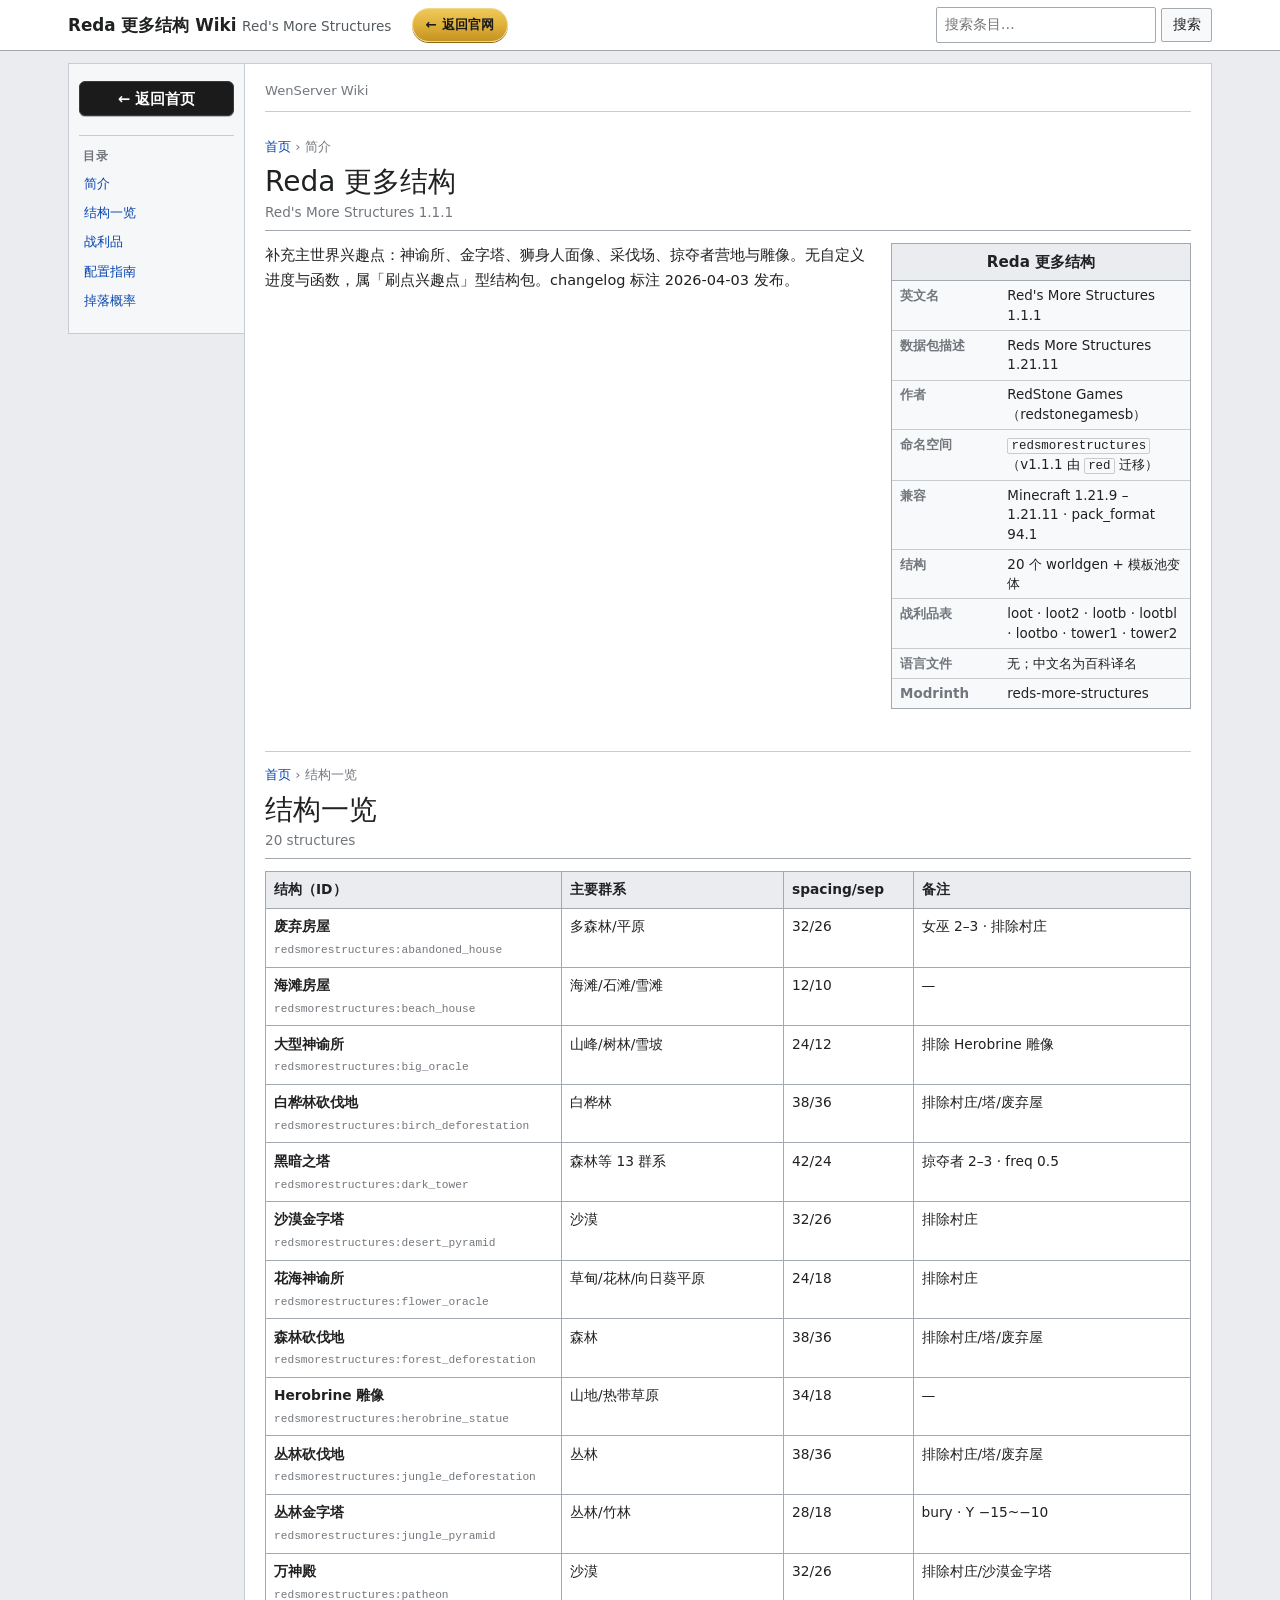
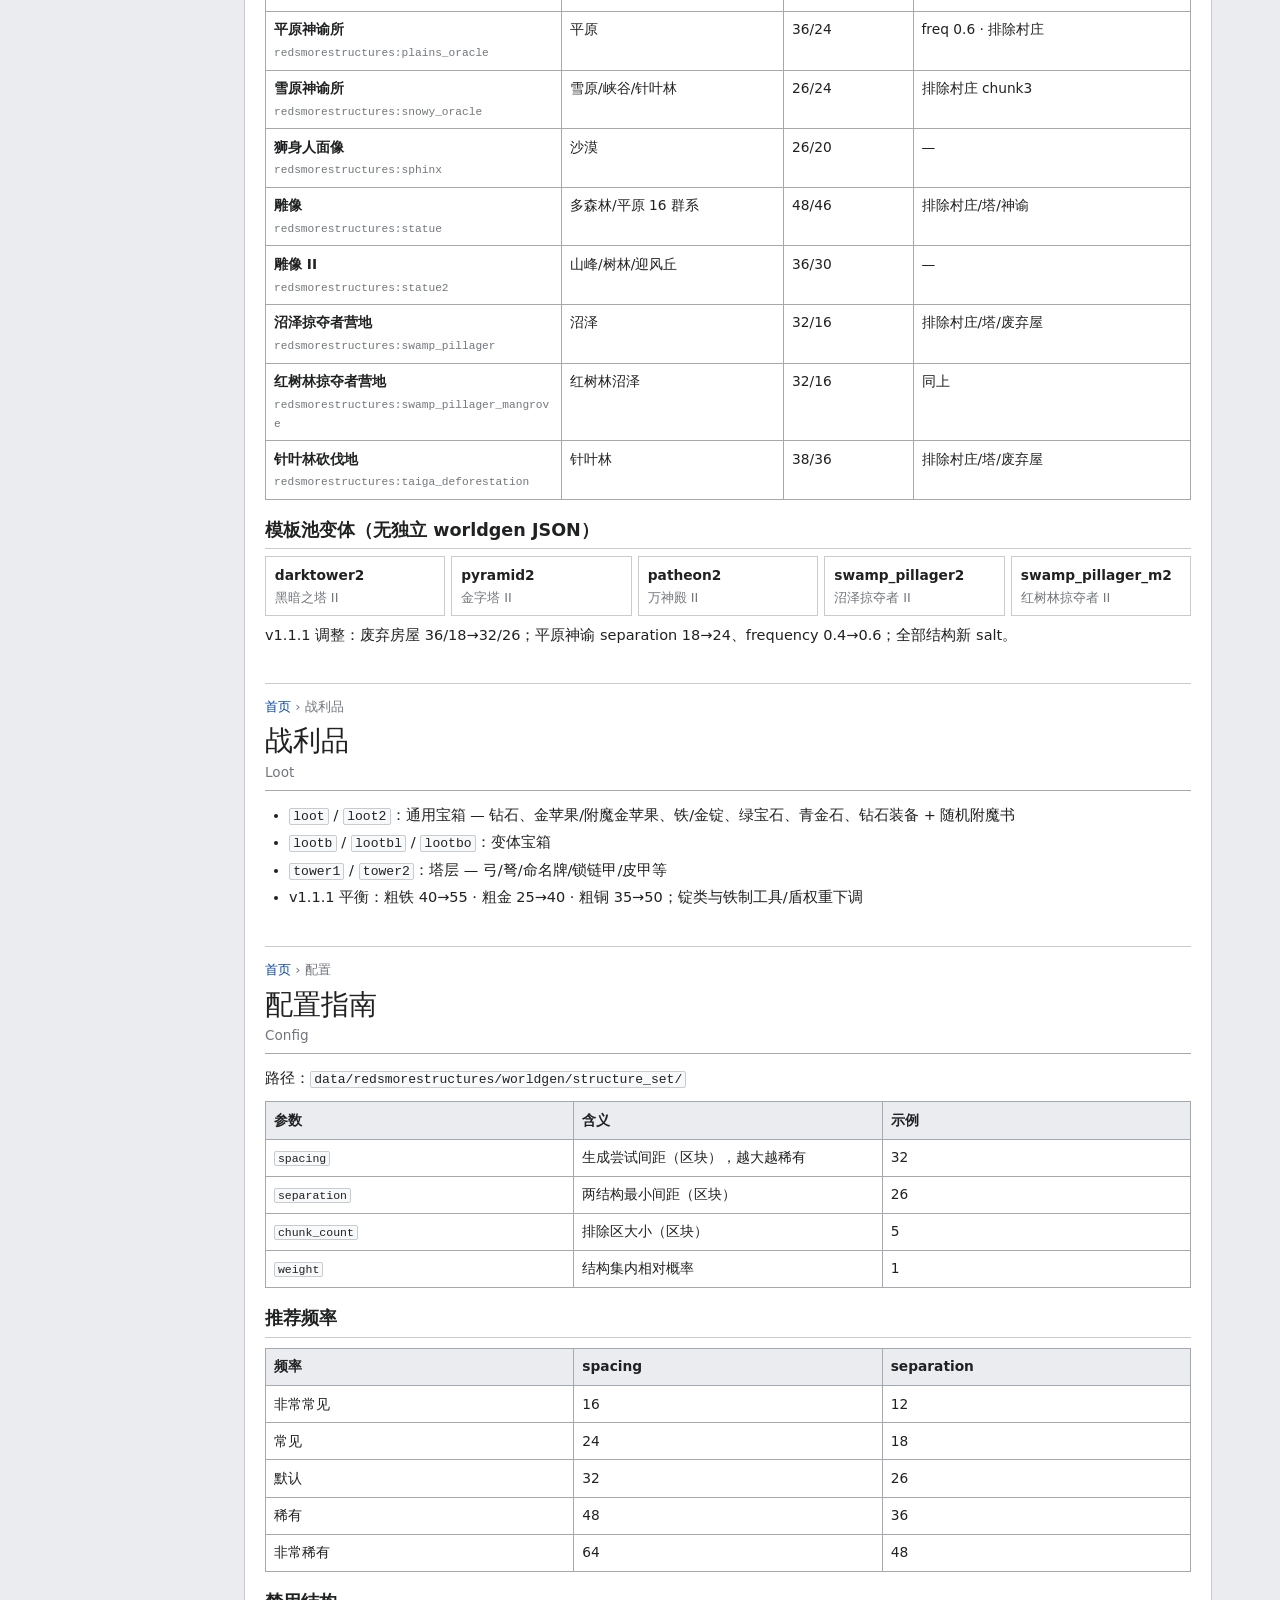
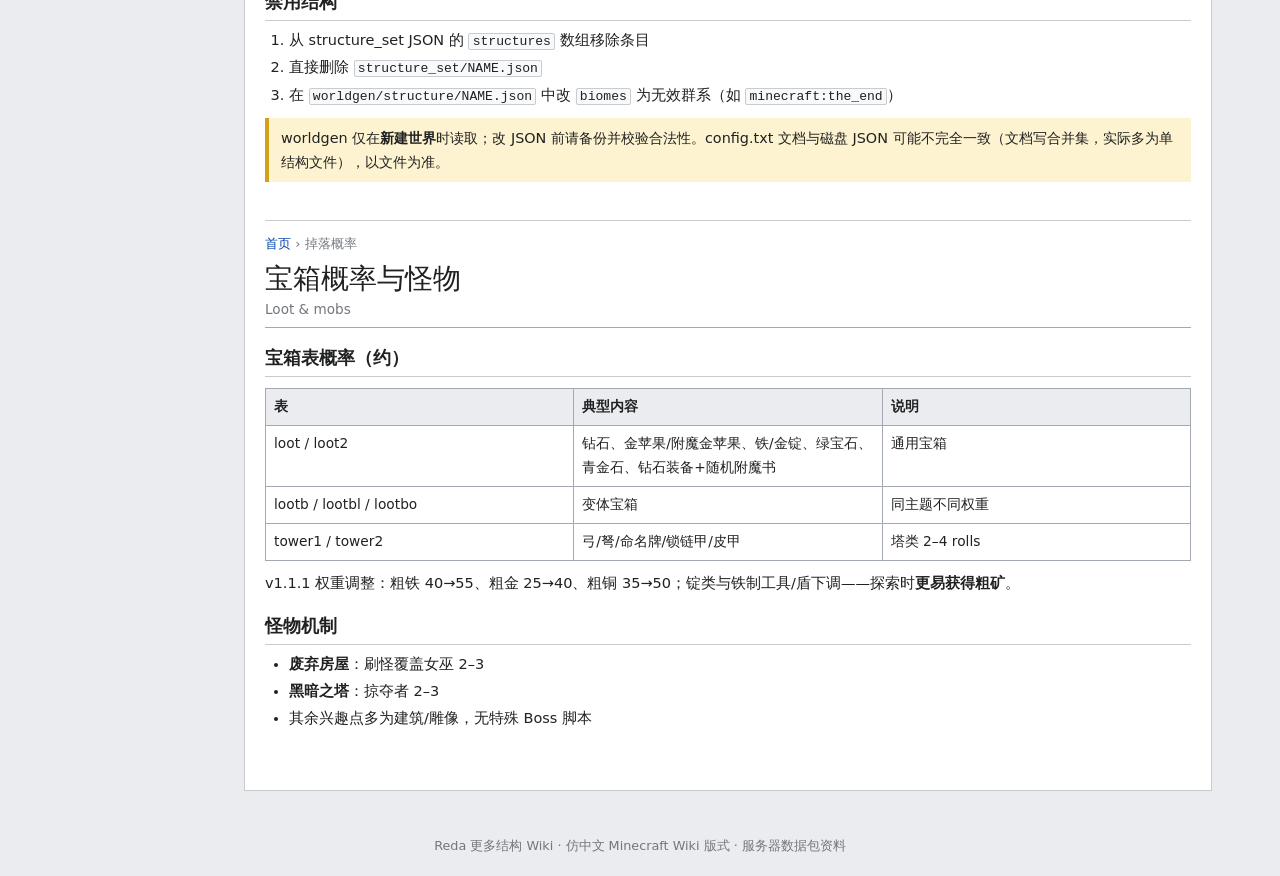
<file: RedasMoreStructures/index.html>
<!DOCTYPE html>
<html lang="zh-CN">
<head>
<meta charset="UTF-8" />
<meta name="viewport" content="width=device-width, initial-scale=1.0"/>
<title>Reda 更多结构 Wiki</title>
<meta name="description" content="Reda 更多结构（Red&#x27;s More Structures）中文百科 · WenServer 服务器数据包"/>
<link rel="icon" type="image/png" sizes="32x32" href="assets/favicon-32x32.png">
<link rel="icon" type="image/png" sizes="16x16" href="assets/favicon-16x16.png">
<link rel="apple-touch-icon" sizes="180x180" href="assets/apple-touch-icon.png">
<link rel="stylesheet" href="assets/app.css" />
</head>
<body>

<header class="wiki-header">
	<div class="inner">
		<a class="wiki-logo" href="../index.html">Reda 更多结构 Wiki<span>Red&#x27;s More Structures</span></a>
			<a class="site-home" href="https://ws.wenrongxx.top/">← 返回官网</a>
			<button type="button" class="toc-toggle" id="tocToggle">目录</button>
		<div class="wiki-search">
			<input type="search" id="searchBox" placeholder="搜索条目…" aria-label="搜索" />
			<button type="button" id="searchBtn">搜索</button>
		</div>
	</div>
</header>

<div class="wiki-shell" id="top">
	<aside class="wiki-sidebar" id="wikiSidebar">
			<div class="sb-top">
				<a class="back-home" href="../index.html">← 返回首页</a>
			</div>
		<div class="sb-title">目录</div>
		<ul>
			<li><a href="#introduction">简介</a></li>
			<li><a href="#structures">结构一览</a></li>
			<li><a href="#loot">战利品</a></li>
			<li><a href="#config">配置指南</a></li>
			<li><a href="#loot-probs">掉落概率</a></li>
		</ul>
	</aside>
	<main class="wiki-content">
		<div class="back-bar">
			<span class="back-hub">WenServer Wiki</span>
		</div>

	<div id="searchPanel" class="search-panel" hidden>
		<div class="sr-head">
			<strong>搜索结果</strong>
			<span id="searchMeta" class="sr-meta"></span>
			<button type="button" id="searchClear" class="sr-clear">清除</button>
		</div>
		<p class="sr-hint">输入时只更新本列表，不会隐藏正文、也不会滚动页面。</p>
		<ol id="searchList" class="sr-list"></ol>
	</div>
	<div id="searchEmpty" class="search-empty" hidden>没有找到匹配的条目。</div>

	<article class="article" id="introduction" data-search="Reda 更多结构 Red&#x27;s More Structures 1.1.1 Reda structures 神谕 金字塔 Herobrine 采伐">
		<div class="breadcrumbs"><a href="#top">首页</a> › 简介</div>
		<div class="article-header"><h1>Reda 更多结构</h1><div class="sub">Red's More Structures 1.1.1</div></div>
		<div class="infobox"><div class="ib-title">Reda 更多结构</div><table><tr><td class="k">英文名</td><td class="v">Red's More Structures 1.1.1</td></tr><tr><td class="k">数据包描述</td><td class="v">Reds More Structures 1.21.11</td></tr><tr><td class="k">作者</td><td class="v">RedStone Games（redstonegamesb）</td></tr><tr><td class="k">命名空间</td><td class="v"><code>redsmorestructures</code>（v1.1.1 由 <code>red</code> 迁移）</td></tr><tr><td class="k">兼容</td><td class="v">Minecraft 1.21.9 – 1.21.11 · pack_format 94.1</td></tr><tr><td class="k">结构</td><td class="v">20 个 worldgen + 模板池变体</td></tr><tr><td class="k">战利品表</td><td class="v">loot · loot2 · lootb · lootbl · lootbo · tower1 · tower2</td></tr><tr><td class="k">语言文件</td><td class="v">无；中文名为百科译名</td></tr><tr><td class="k">Modrinth</td><td class="v">reds-more-structures</td></tr></table></div><p>补充主世界兴趣点：神谕所、金字塔、狮身人面像、采伐场、掠夺者营地与雕像。无自定义进度与函数，属「刷点兴趣点」型结构包。changelog 标注 2026-04-03 发布。</p>
	</article>

	<article class="article" id="structures" data-search="结构一览 20 structures 结构 神谕 采伐场 雕像 掠夺者 金字塔 Herobrine">
		<div class="breadcrumbs"><a href="#top">首页</a> › 结构一览</div>
		<div class="article-header"><h1>结构一览</h1><div class="sub">20 structures</div></div>
		<div class="wiki-table-wrap"><table class="wiki"><colgroup><col style="width:32%"><col style="width:24%"><col style="width:14%"><col style="width:30%"></colgroup><tr><th>结构（ID）</th><th>主要群系</th><th>spacing/sep</th><th>备注</th></tr><tr><td><div class="cell-stack"><strong>废弃房屋</strong><span class="id-line">redsmorestructures:abandoned_house</span></div></td><td>多森林/平原</td><td>32/26</td><td>女巫 2–3 · 排除村庄</td></tr><tr><td><div class="cell-stack"><strong>海滩房屋</strong><span class="id-line">redsmorestructures:beach_house</span></div></td><td>海滩/石滩/雪滩</td><td>12/10</td><td>—</td></tr><tr><td><div class="cell-stack"><strong>大型神谕所</strong><span class="id-line">redsmorestructures:big_oracle</span></div></td><td>山峰/树林/雪坡</td><td>24/12</td><td>排除 Herobrine 雕像</td></tr><tr><td><div class="cell-stack"><strong>白桦林砍伐地</strong><span class="id-line">redsmorestructures:birch_deforestation</span></div></td><td>白桦林</td><td>38/36</td><td>排除村庄/塔/废弃屋</td></tr><tr><td><div class="cell-stack"><strong>黑暗之塔</strong><span class="id-line">redsmorestructures:dark_tower</span></div></td><td>森林等 13 群系</td><td>42/24</td><td>掠夺者 2–3 · freq 0.5</td></tr><tr><td><div class="cell-stack"><strong>沙漠金字塔</strong><span class="id-line">redsmorestructures:desert_pyramid</span></div></td><td>沙漠</td><td>32/26</td><td>排除村庄</td></tr><tr><td><div class="cell-stack"><strong>花海神谕所</strong><span class="id-line">redsmorestructures:flower_oracle</span></div></td><td>草甸/花林/向日葵平原</td><td>24/18</td><td>排除村庄</td></tr><tr><td><div class="cell-stack"><strong>森林砍伐地</strong><span class="id-line">redsmorestructures:forest_deforestation</span></div></td><td>森林</td><td>38/36</td><td>排除村庄/塔/废弃屋</td></tr><tr><td><div class="cell-stack"><strong>Herobrine 雕像</strong><span class="id-line">redsmorestructures:herobrine_statue</span></div></td><td>山地/热带草原</td><td>34/18</td><td>—</td></tr><tr><td><div class="cell-stack"><strong>丛林砍伐地</strong><span class="id-line">redsmorestructures:jungle_deforestation</span></div></td><td>丛林</td><td>38/36</td><td>排除村庄/塔/废弃屋</td></tr><tr><td><div class="cell-stack"><strong>丛林金字塔</strong><span class="id-line">redsmorestructures:jungle_pyramid</span></div></td><td>丛林/竹林</td><td>28/18</td><td>bury · Y −15~−10</td></tr><tr><td><div class="cell-stack"><strong>万神殿</strong><span class="id-line">redsmorestructures:patheon</span></div></td><td>沙漠</td><td>32/26</td><td>排除村庄/沙漠金字塔</td></tr><tr><td><div class="cell-stack"><strong>平原神谕所</strong><span class="id-line">redsmorestructures:plains_oracle</span></div></td><td>平原</td><td>36/24</td><td>freq 0.6 · 排除村庄</td></tr><tr><td><div class="cell-stack"><strong>雪原神谕所</strong><span class="id-line">redsmorestructures:snowy_oracle</span></div></td><td>雪原/峡谷/针叶林</td><td>26/24</td><td>排除村庄 chunk3</td></tr><tr><td><div class="cell-stack"><strong>狮身人面像</strong><span class="id-line">redsmorestructures:sphinx</span></div></td><td>沙漠</td><td>26/20</td><td>—</td></tr><tr><td><div class="cell-stack"><strong>雕像</strong><span class="id-line">redsmorestructures:statue</span></div></td><td>多森林/平原 16 群系</td><td>48/46</td><td>排除村庄/塔/神谕</td></tr><tr><td><div class="cell-stack"><strong>雕像 II</strong><span class="id-line">redsmorestructures:statue2</span></div></td><td>山峰/树林/迎风丘</td><td>36/30</td><td>—</td></tr><tr><td><div class="cell-stack"><strong>沼泽掠夺者营地</strong><span class="id-line">redsmorestructures:swamp_pillager</span></div></td><td>沼泽</td><td>32/16</td><td>排除村庄/塔/废弃屋</td></tr><tr><td><div class="cell-stack"><strong>红树林掠夺者营地</strong><span class="id-line">redsmorestructures:swamp_pillager_mangrove</span></div></td><td>红树林沼泽</td><td>32/16</td><td>同上</td></tr><tr><td><div class="cell-stack"><strong>针叶林砍伐地</strong><span class="id-line">redsmorestructures:taiga_deforestation</span></div></td><td>针叶林</td><td>38/36</td><td>排除村庄/塔/废弃屋</td></tr></table></div><h3>模板池变体（无独立 worldgen JSON）</h3><div class="mini-grid"><div class="mini-item"><div class="t">darktower2</div><div class="d">黑暗之塔 II</div></div><div class="mini-item"><div class="t">pyramid2</div><div class="d">金字塔 II</div></div><div class="mini-item"><div class="t">patheon2</div><div class="d">万神殿 II</div></div><div class="mini-item"><div class="t">swamp_pillager2</div><div class="d">沼泽掠夺者 II</div></div><div class="mini-item"><div class="t">swamp_pillager_m2</div><div class="d">红树林掠夺者 II</div></div></div><p class="muted">v1.1.1 调整：废弃房屋 36/18→32/26；平原神谕 separation 18→24、frequency 0.4→0.6；全部结构新 salt。</p>
	</article>

	<article class="article" id="loot" data-search="战利品 Loot 战利品 宝箱 塔">
		<div class="breadcrumbs"><a href="#top">首页</a> › 战利品</div>
		<div class="article-header"><h1>战利品</h1><div class="sub">Loot</div></div>
		<ul class="bullets"><li><code>loot</code> / <code>loot2</code>：通用宝箱 — 钻石、金苹果/附魔金苹果、铁/金锭、绿宝石、青金石、钻石装备 + 随机附魔书</li><li><code>lootb</code> / <code>lootbl</code> / <code>lootbo</code>：变体宝箱</li><li><code>tower1</code> / <code>tower2</code>：塔层 — 弓/弩/命名牌/锁链甲/皮甲等</li><li>v1.1.1 平衡：粗铁 40→55 · 粗金 25→40 · 粗铜 35→50；锭类与铁制工具/盾权重下调</li></ul>
	</article>

	<article class="article" id="config" data-search="配置指南 Config config spacing separation 禁用 结构">
		<div class="breadcrumbs"><a href="#top">首页</a> › 配置</div>
		<div class="article-header"><h1>配置指南</h1><div class="sub">Config</div></div>
		<p>路径：<code>data/redsmorestructures/worldgen/structure_set/</code></p><div class="wiki-table-wrap"><table class="wiki"><tr><th>参数</th><th>含义</th><th>示例</th></tr><tr><td><code>spacing</code></td><td>生成尝试间距（区块），越大越稀有</td><td>32</td></tr><tr><td><code>separation</code></td><td>两结构最小间距（区块）</td><td>26</td></tr><tr><td><code>chunk_count</code></td><td>排除区大小（区块）</td><td>5</td></tr><tr><td><code>weight</code></td><td>结构集内相对概率</td><td>1</td></tr></table></div><h3>推荐频率</h3><div class="wiki-table-wrap"><table class="wiki"><tr><th>频率</th><th>spacing</th><th>separation</th></tr><tr><td>非常常见</td><td>16</td><td>12</td></tr><tr><td>常见</td><td>24</td><td>18</td></tr><tr><td>默认</td><td>32</td><td>26</td></tr><tr><td>稀有</td><td>48</td><td>36</td></tr><tr><td>非常稀有</td><td>64</td><td>48</td></tr></table></div><h3>禁用结构</h3><ol class="numbered"><li>从 structure_set JSON 的 <code>structures</code> 数组移除条目</li><li>直接删除 <code>structure_set/NAME.json</code></li><li>在 <code>worldgen/structure/NAME.json</code> 中改 <code>biomes</code> 为无效群系（如 <code>minecraft:the_end</code>）</li></ol><div class="note">worldgen 仅在<strong>新建世界</strong>时读取；改 JSON 前请备份并校验合法性。config.txt 文档与磁盘 JSON 可能不完全一致（文档写合并集，实际多为单结构文件），以文件为准。</div>
	</article>


	<article class="article" id="loot-probs" data-search="宝箱概率与怪物 Loot &amp; mobs 概率 宝箱 掉落 女巫 掠夺者">
		<div class="breadcrumbs"><a href="#top">首页</a> › 掉落概率</div>
		<div class="article-header"><h1>宝箱概率与怪物</h1><div class="sub">Loot & mobs</div></div>
		
		<h3>宝箱表概率（约）</h3>
		<div class="wiki-table-wrap"><table class="wiki"><tr><th>表</th><th>典型内容</th><th>说明</th></tr><tr><td>loot / loot2</td><td>钻石、金苹果/附魔金苹果、铁/金锭、绿宝石、青金石、钻石装备+随机附魔书</td><td>通用宝箱</td></tr><tr><td>lootb / lootbl / lootbo</td><td>变体宝箱</td><td>同主题不同权重</td></tr><tr><td>tower1 / tower2</td><td>弓/弩/命名牌/锁链甲/皮甲</td><td>塔类 2–4 rolls</td></tr></table></div>
		<p>v1.1.1 权重调整：粗铁 40→55、粗金 25→40、粗铜 35→50；锭类与铁制工具/盾下调——探索时<strong>更易获得粗矿</strong>。</p>
		<h3>怪物机制</h3>
		<ul class="bullets">
			<li><strong>废弃房屋</strong>：刷怪覆盖女巫 2–3</li>
			<li><strong>黑暗之塔</strong>：掠夺者 2–3</li>
			<li>其余兴趣点多为建筑/雕像，无特殊 Boss 脚本</li>
		</ul>
	
	</article>

	</main>
</div>

<footer class="wiki-footer">
	Reda 更多结构 Wiki · 仿中文 Minecraft Wiki 版式 · 服务器数据包资料
</footer>

<script>
(function () {
	var sidebar = document.getElementById("wikiSidebar");
	var toggle = document.getElementById("tocToggle");
	var links = Array.prototype.slice.call(document.querySelectorAll(".wiki-sidebar a"));
	var navTargets = links.map(function (a) {
		var id = a.getAttribute("href");
		return id && id.charAt(0) === "#" ? document.querySelector(id) : null;
	});
	function onScroll() {
		var y = (document.documentElement.scrollTop || document.body.scrollTop) + 100;
		var idx = 0;
		for (var i = 0; i < navTargets.length; i++) {
			var t = navTargets[i];
			if (t && !t.classList.contains("hidden-by-search") && t.offsetTop <= y) idx = i;
		}
		links.forEach(function (a, i) {
			a.classList.toggle("active", i === idx);
			var t = navTargets[i];
			if (t) a.classList.toggle("dimmed", t.classList.contains("hidden-by-search"));
		});
	}
	window.addEventListener("scroll", onScroll, { passive: true });
	onScroll();
	if (toggle && sidebar) {
		if (window.matchMedia("(max-width: 800px)").matches) sidebar.classList.add("collapsed");
		toggle.addEventListener("click", function () {
			var nowOpen = sidebar.classList.toggle("collapsed") === false;
			document.querySelectorAll(".toc-box").forEach(function (tb) {
				tb.classList.toggle("collapsed", !nowOpen);
				tb.classList.toggle("open", nowOpen);
			});
		});
	}
	var box = document.getElementById("searchBox");
	var btn = document.getElementById("searchBtn");
	var panel = document.getElementById("searchPanel");
	var list = document.getElementById("searchList");
	var meta = document.getElementById("searchMeta");
	var clearBtn = document.getElementById("searchClear");
	var emptyBox = document.getElementById("searchEmpty");
	var allArticles = Array.prototype.slice.call(document.querySelectorAll("main .article"));
	var timer = null;
	var lastHits = [];
	function titleOf(art) {
		var h = art.querySelector(".article-header h1") || art.querySelector("h1") || art.querySelector("h2");
		return h ? h.textContent.replace(/\s+/g, " ").trim() : (art.id || "未命名");
	}
	function snippetOf(art, q) {
		var text = (art.textContent || "").replace(/\s+/g, " ");
		var i = text.toLowerCase().indexOf(q);
		if (i < 0) return text.slice(0, 80) + (text.length > 80 ? "…" : "");
		var start = Math.max(0, i - 24);
		var end = Math.min(text.length, i + q.length + 36);
		return (start > 0 ? "…" : "") + text.slice(start, end) + (end < text.length ? "…" : "");
	}
	var index = allArticles.map(function (art) {
		var title = titleOf(art);
		var body = (art.textContent || "").replace(/\s+/g, " ");
		var data = art.getAttribute("data-search") || "";
		return { el: art, id: art.id, title: title,
			hay: (title + " " + data + " " + body).toLowerCase(),
			titleLower: title.toLowerCase(), dataLower: data.toLowerCase() };
	});
	function scoreOf(item, q) {
		if (item.titleLower.indexOf(q) !== -1) return 3;
		if (item.dataLower.indexOf(q) !== -1) return 2;
		if (item.hay.indexOf(q) !== -1) return 1;
		return 0;
	}
	function showAllArticles() {
		index.forEach(function (it) { it.el.classList.remove("hidden-by-search"); });
	}
	function renderPanel(q, hits) {
		if (!panel || !list || !meta) return;
		if (!q) { panel.hidden = true; if (emptyBox) emptyBox.hidden = true; list.innerHTML = ""; lastHits = []; return; }
		if (!hits.length) {
			panel.hidden = true;
			if (emptyBox) { emptyBox.hidden = false; emptyBox.textContent = "没有找到「" + q + "」。"; }
			lastHits = []; return;
		}
		if (emptyBox) emptyBox.hidden = true;
		panel.hidden = false;
		meta.textContent = "「" + q + "」 · " + hits.length + " 条";
		list.innerHTML = "";
		hits.forEach(function (h) {
			var li = document.createElement("li");
			var a = document.createElement("a");
			a.href = "#" + h.item.id; a.textContent = h.item.title; a.title = h.snippet;
			var sn = document.createElement("div"); sn.className = "sr-snip"; sn.textContent = h.snippet;
			li.appendChild(a); li.appendChild(sn);
			a.addEventListener("click", function (e) {
				e.preventDefault();
				var el = document.getElementById(h.item.id);
				if (el) el.scrollIntoView({ block: "start" });
			});
			list.appendChild(li);
		});
		lastHits = hits;
	}
	function updateResultsOnInput() {
		var q = (box.value || "").trim().toLowerCase().replace(/\s+/g, " ");
		showAllArticles();
		if (!q) { renderPanel("", []); onScroll(); return; }
		var hits = [];
		index.forEach(function (it) {
			var s = scoreOf(it, q);
			if (s > 0) hits.push({ item: it, score: s, snippet: snippetOf(it.el, q) });
		});
		hits.sort(function (a, b) {
			if (b.score !== a.score) return b.score - a.score;
			return index.indexOf(a.item) - index.indexOf(b.item);
		});
		renderPanel(q, hits);
	}
	function jumpTo(el) {
		if (!el) return;
		el.classList.remove("hidden-by-search");
		window.scrollTo(0, Math.max(0, el.getBoundingClientRect().top + window.pageYOffset - 72));
	}
	function goToResults() {
		updateResultsOnInput();
		if (!lastHits.length) {
			if (emptyBox && !emptyBox.hidden)
				window.scrollTo(0, Math.max(0, emptyBox.getBoundingClientRect().top + window.pageYOffset - 72));
			return;
		}
		if (panel && !panel.hidden) {
			window.scrollTo(0, Math.max(0, panel.getBoundingClientRect().top + window.pageYOffset - 72));
			return;
		}
		jumpTo(lastHits[0].item.el);
	}
	if (box) {
		box.addEventListener("input", function () {
			if (timer) clearTimeout(timer);
			timer = setTimeout(updateResultsOnInput, 180);
		});
		box.addEventListener("keydown", function (e) {
			if (e.key === "Enter") { e.preventDefault(); if (timer) clearTimeout(timer); goToResults(); }
			else if (e.key === "Escape") {
				e.preventDefault(); box.value = "";
				if (timer) clearTimeout(timer);
				showAllArticles(); renderPanel("", []); onScroll(); box.blur();
			}
		});
	}
	if (btn) btn.addEventListener("click", function (e) { e.preventDefault(); if (timer) clearTimeout(timer); goToResults(); });
	if (clearBtn) clearBtn.addEventListener("click", function () {
		if (box) box.value = "";
		if (timer) clearTimeout(timer);
		showAllArticles(); renderPanel("", []); onScroll();
		if (box) box.focus();
	});
})();

		/* toc-box sync init */
		document.querySelectorAll(".toc-box").forEach(function (tb) {
			if (window.matchMedia("(max-width: 800px)").matches) {
				tb.classList.add("collapsed");
			} else {
				tb.classList.add("open");
			}
			var title = tb.querySelector(".toc-title");
			if (title) {
				title.addEventListener("click", function () {
					var open = tb.classList.toggle("open");
					tb.classList.toggle("collapsed", !open);
				});
			}
		});

	/* ===== float nav: home + collapsible TOC ===== */
	(function () {
		if (document.getElementById("floatNav")) return;
		var nav = document.createElement("div");
		nav.className = "float-nav";
		nav.id = "floatNav";
		nav.innerHTML = '<a class="float-home" href="../index.html">\u2190 \u8fd4\u56de\u9996\u9875</a>' +
			'<button type="button" class="float-toc" id="floatToc" aria-expanded="false">\u76ee\u5f55</button>';
		document.body.appendChild(nav);
		var panel = document.createElement("div");
		panel.className = "float-toc-panel";
		panel.id = "floatTocPanel";
		panel.hidden = true;
		var html = "";
		var sb = document.getElementById("wikiSidebar");
		if (sb) {
			var titles = sb.querySelectorAll(".sb-title");
			var lists = sb.querySelectorAll("ul, ol");
			var used = {};
			for (var i = 0; i < lists.length; i++) {
				var t = titles[i] ? titles[i].textContent.trim() : "\u7ae0\u8282";
				if (!used[t]) { html += '<div class="ftp-title">' + t + "</div>"; used[t] = 1; }
				var as = lists[i].querySelectorAll("a");
				for (var j = 0; j < as.length; j++) {
					html += '<a href="' + as[j].getAttribute("href") + '">' + as[j].textContent.trim() + "</a>";
				}
			}
			if (!html) {
				var links = sb.querySelectorAll("a");
				for (var k = 0; k < links.length; k++) {
					if (links[k].classList.contains("back-home")) continue;
					html += '<a href="' + links[k].getAttribute("href") + '">' + links[k].textContent.trim() + "</a>";
				}
			}
		}
		var boxes = document.querySelectorAll(".toc-box");
		for (var b = 0; b < boxes.length; b++) {
			var bl = boxes[b].querySelectorAll("a");
			if (!bl.length) continue;
			if (html) html += '<div class="ftp-title">\u672c\u6587\u76ee\u5f55</div>';
			for (var m = 0; m < bl.length; m++) {
				html += '<a href="' + bl[m].getAttribute("href") + '">' + bl[m].textContent.trim() + "</a>";
			}
		}
		if (!html) html = '<div class="ftp-title">\u6682\u65e0\u76ee\u5f55</div>';
		panel.innerHTML = html;
		document.body.appendChild(panel);
		var btn = document.getElementById("floatToc");
		btn.addEventListener("click", function () {
			var open = panel.hidden;
			panel.hidden = !open;
			btn.setAttribute("aria-expanded", open ? "true" : "false");
		});
		panel.addEventListener("click", function (e) {
			if (e.target.tagName === "A") {
				panel.hidden = true;
				btn.setAttribute("aria-expanded", "false");
			}
		});
		document.addEventListener("click", function (e) {
			if (!panel.hidden && !panel.contains(e.target) && e.target !== btn && !btn.contains(e.target)) {
				panel.hidden = true;
				btn.setAttribute("aria-expanded", "false");
			}
		});
	})();

</script>
</body>
</html>
</file>
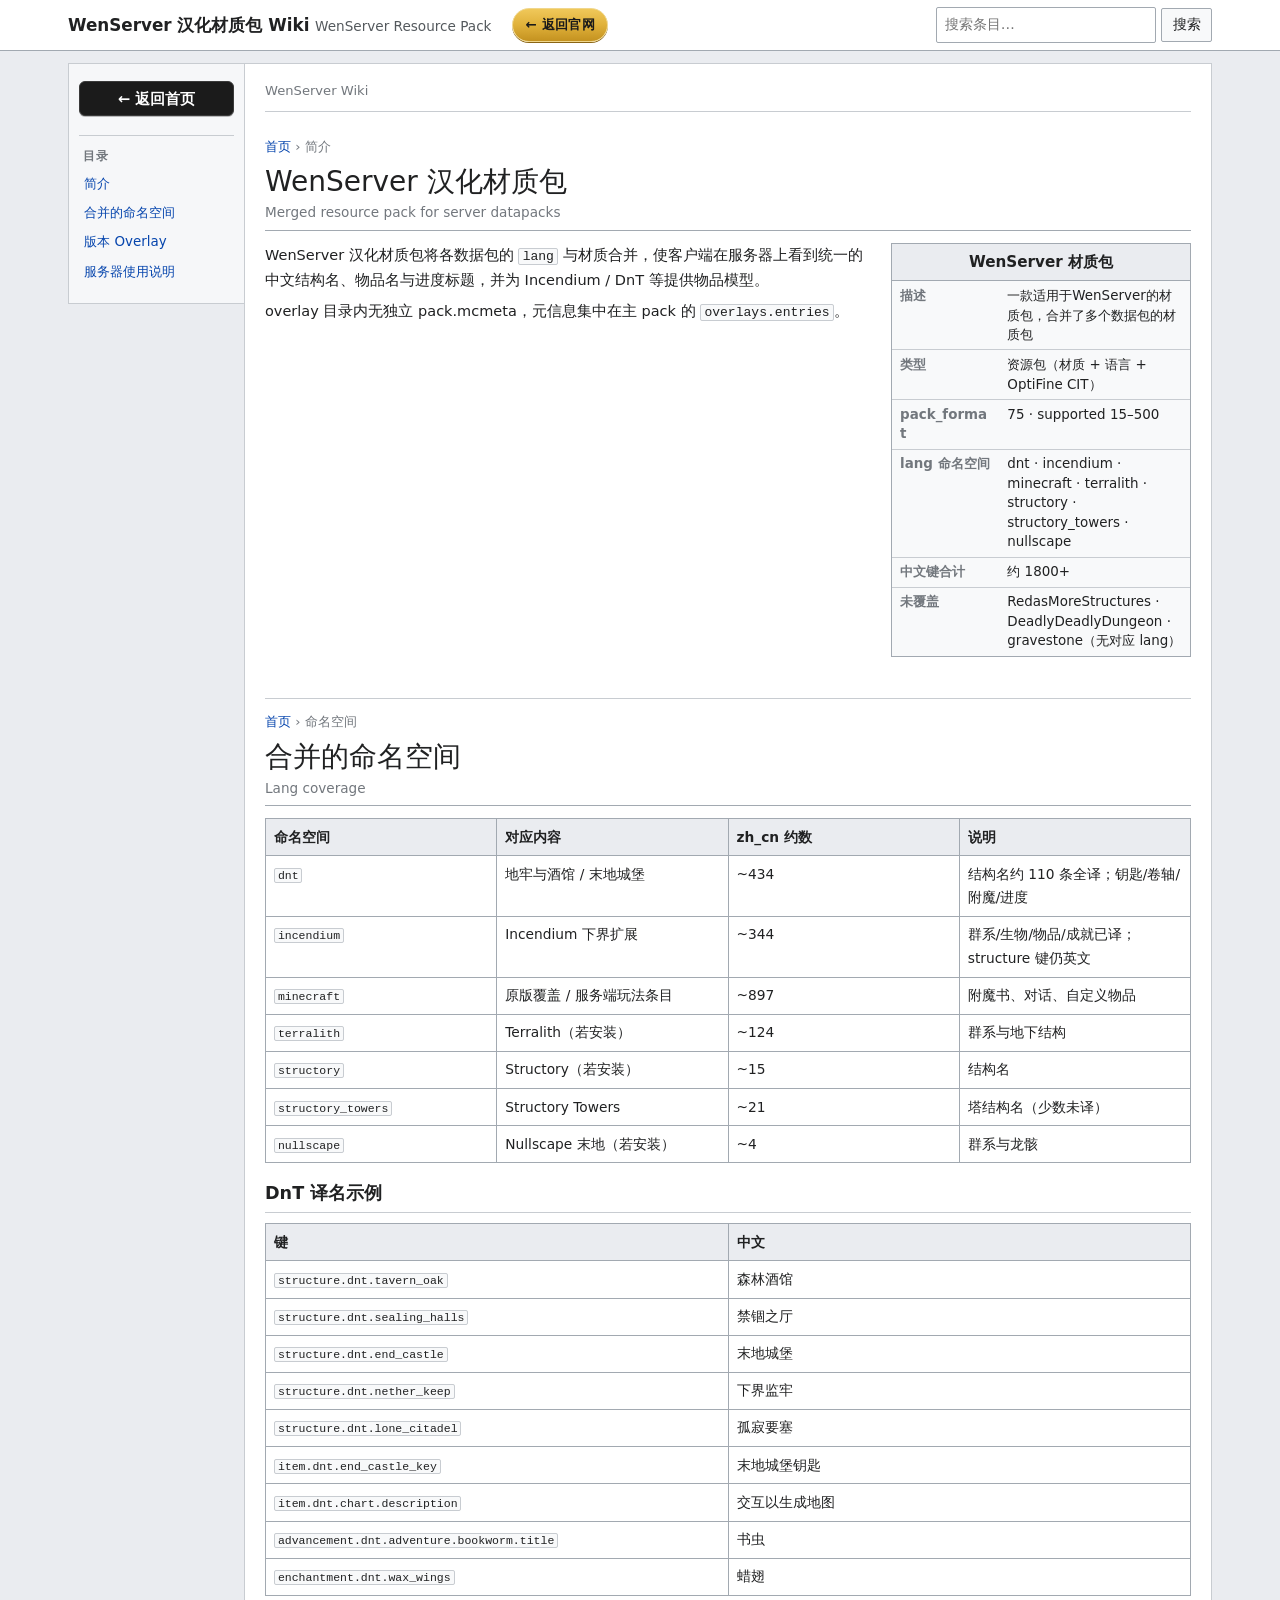
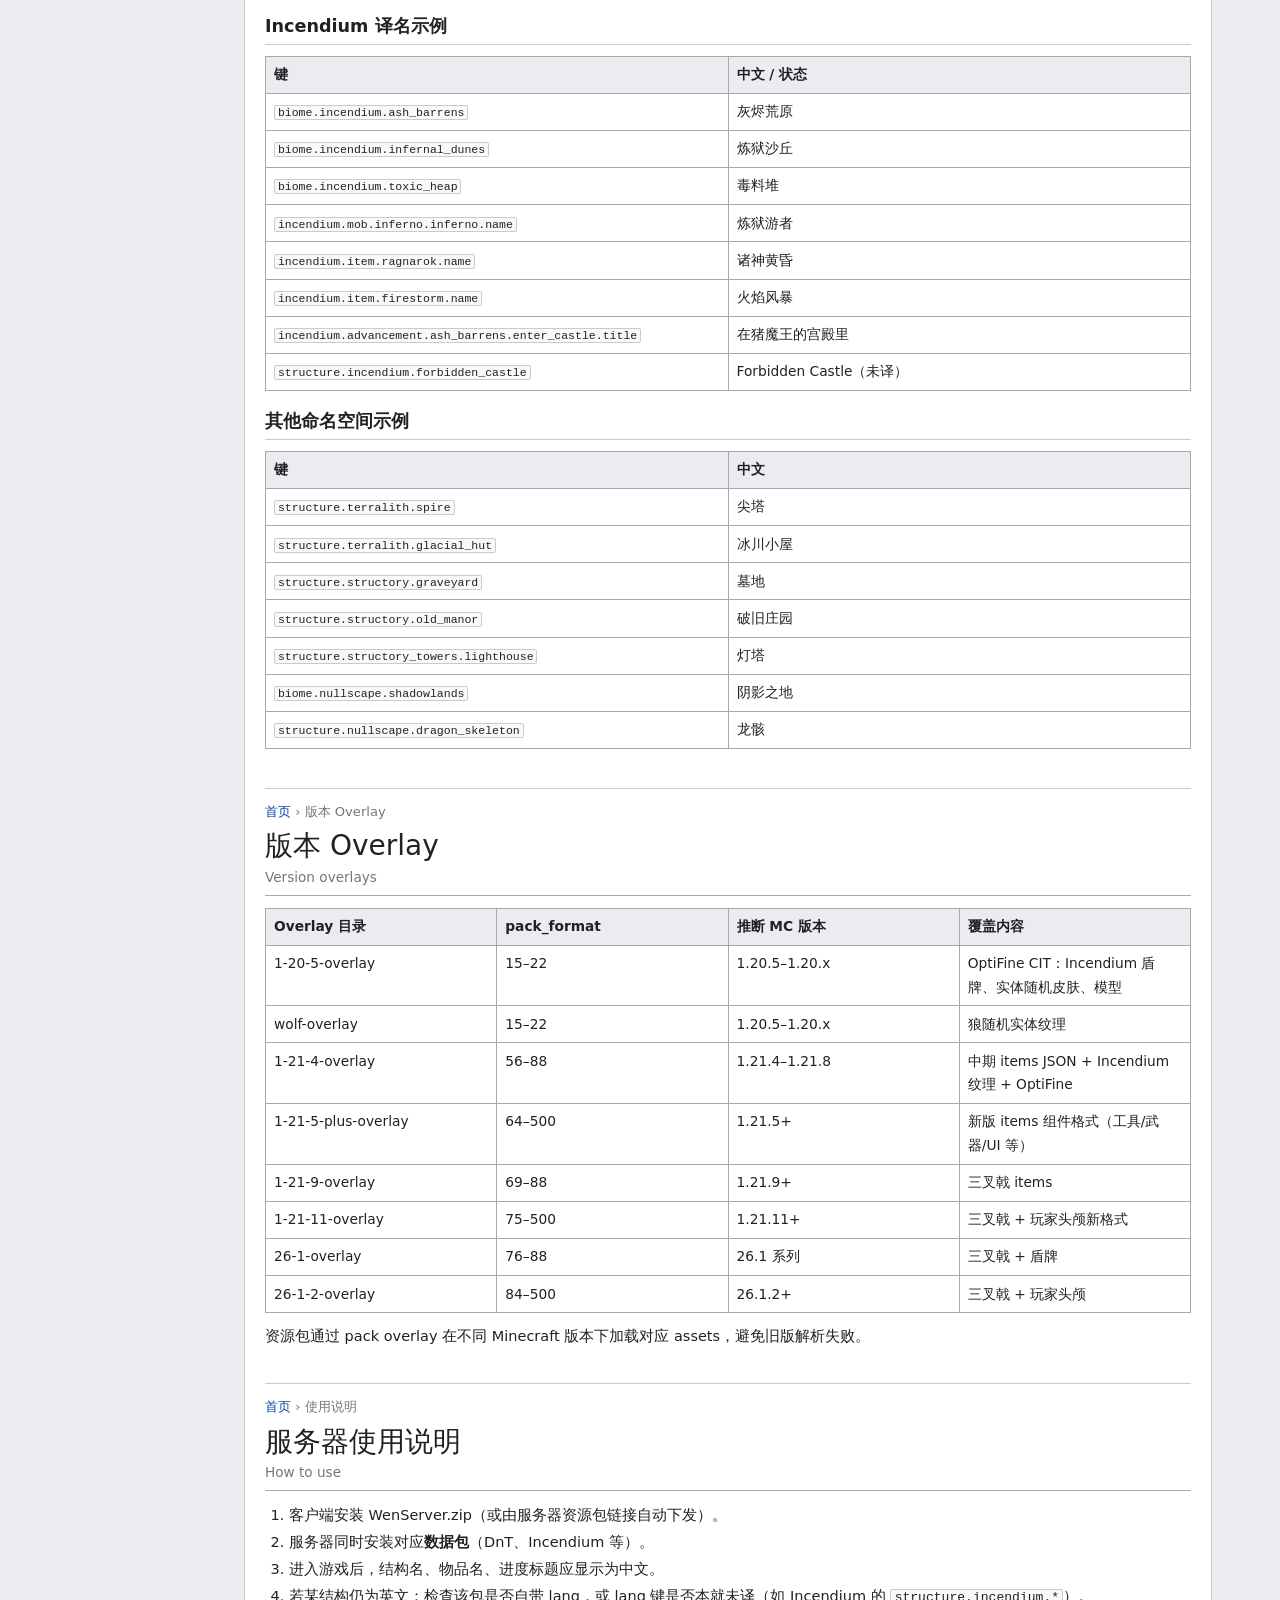
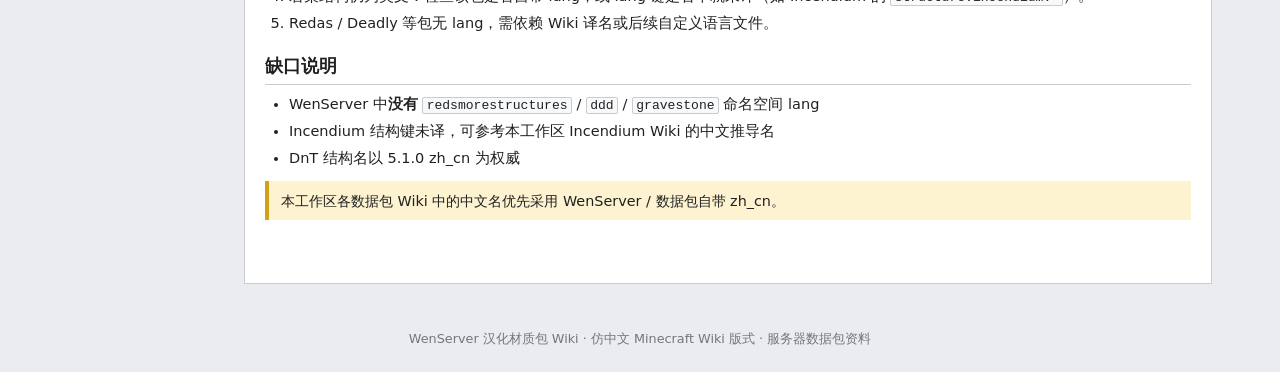
<file: WenServer/index.html>
<!DOCTYPE html>
<html lang="zh-CN">
<head>
<meta charset="UTF-8" />
<meta name="viewport" content="width=device-width, initial-scale=1.0"/>
<title>WenServer 汉化材质包 Wiki</title>
<meta name="description" content="WenServer 汉化材质包（WenServer Resource Pack）中文百科 · WenServer 服务器数据包"/>
<link rel="icon" type="image/png" sizes="32x32" href="assets/favicon-32x32.png">
<link rel="icon" type="image/png" sizes="16x16" href="assets/favicon-16x16.png">
<link rel="apple-touch-icon" sizes="180x180" href="assets/apple-touch-icon.png">
<link rel="stylesheet" href="assets/app.css" />
</head>
<body>

<header class="wiki-header">
	<div class="inner">
		<a class="wiki-logo" href="../index.html">WenServer 汉化材质包 Wiki<span>WenServer Resource Pack</span></a>
			<a class="site-home" href="https://ws.wenrongxx.top/">← 返回官网</a>
			<button type="button" class="toc-toggle" id="tocToggle">目录</button>
		<div class="wiki-search">
			<input type="search" id="searchBox" placeholder="搜索条目…" aria-label="搜索" />
			<button type="button" id="searchBtn">搜索</button>
		</div>
	</div>
</header>

<div class="wiki-shell" id="top">
	<aside class="wiki-sidebar" id="wikiSidebar">
			<div class="sb-top">
				<a class="back-home" href="../index.html">← 返回首页</a>
			</div>
		<div class="sb-title">目录</div>
		<ul>
			<li><a href="#introduction">简介</a></li>
			<li><a href="#namespaces">合并的命名空间</a></li>
			<li><a href="#overlays">版本 Overlay</a></li>
			<li><a href="#usage">服务器使用说明</a></li>
		</ul>
	</aside>
	<main class="wiki-content">
		<div class="back-bar">
			<span class="back-hub">WenServer Wiki</span>
		</div>

	<div id="searchPanel" class="search-panel" hidden>
		<div class="sr-head">
			<strong>搜索结果</strong>
			<span id="searchMeta" class="sr-meta"></span>
			<button type="button" id="searchClear" class="sr-clear">清除</button>
		</div>
		<p class="sr-hint">输入时只更新本列表，不会隐藏正文、也不会滚动页面。</p>
		<ol id="searchList" class="sr-list"></ol>
	</div>
	<div id="searchEmpty" class="search-empty" hidden>没有找到匹配的条目。</div>

	<article class="article" id="introduction" data-search="WenServer 汉化材质包 Merged resource pack for server datapacks WenServer 汉化 材质 资源包 lang">
		<div class="breadcrumbs"><a href="#top">首页</a> › 简介</div>
		<div class="article-header"><h1>WenServer 汉化材质包</h1><div class="sub">Merged resource pack for server datapacks</div></div>
		<div class="infobox"><div class="ib-title">WenServer 材质包</div><table><tr><td class="k">描述</td><td class="v">一款适用于WenServer的材质包，合并了多个数据包的材质包</td></tr><tr><td class="k">类型</td><td class="v">资源包（材质 + 语言 + OptiFine CIT）</td></tr><tr><td class="k">pack_format</td><td class="v">75 · supported 15–500</td></tr><tr><td class="k">lang 命名空间</td><td class="v">dnt · incendium · minecraft · terralith · structory · structory_towers · nullscape</td></tr><tr><td class="k">中文键合计</td><td class="v">约 1800+</td></tr><tr><td class="k">未覆盖</td><td class="v">RedasMoreStructures · DeadlyDeadlyDungeon · gravestone（无对应 lang）</td></tr></table></div><p>WenServer 汉化材质包将各数据包的 <code>lang</code> 与材质合并，使客户端在服务器上看到统一的中文结构名、物品名与进度标题，并为 Incendium / DnT 等提供物品模型。</p><p class="muted">overlay 目录内无独立 pack.mcmeta，元信息集中在主 pack 的 <code>overlays.entries</code>。</p>
	</article>

	<article class="article" id="namespaces" data-search="合并的命名空间 Lang coverage 汉化 lang 命名空间 结构名 DnT Incendium">
		<div class="breadcrumbs"><a href="#top">首页</a> › 命名空间</div>
		<div class="article-header"><h1>合并的命名空间</h1><div class="sub">Lang coverage</div></div>
		<div class="wiki-table-wrap"><table class="wiki"><tr><th>命名空间</th><th>对应内容</th><th>zh_cn 约数</th><th>说明</th></tr><tr><td><code>dnt</code></td><td>地牢与酒馆 / 末地城堡</td><td>~434</td><td>结构名约 110 条全译；钥匙/卷轴/附魔/进度</td></tr><tr><td><code>incendium</code></td><td>Incendium 下界扩展</td><td>~344</td><td>群系/生物/物品/成就已译；structure 键仍英文</td></tr><tr><td><code>minecraft</code></td><td>原版覆盖 / 服务端玩法条目</td><td>~897</td><td>附魔书、对话、自定义物品</td></tr><tr><td><code>terralith</code></td><td>Terralith（若安装）</td><td>~124</td><td>群系与地下结构</td></tr><tr><td><code>structory</code></td><td>Structory（若安装）</td><td>~15</td><td>结构名</td></tr><tr><td><code>structory_towers</code></td><td>Structory Towers</td><td>~21</td><td>塔结构名（少数未译）</td></tr><tr><td><code>nullscape</code></td><td>Nullscape 末地（若安装）</td><td>~4</td><td>群系与龙骸</td></tr></table></div><h3>DnT 译名示例</h3><div class="wiki-table-wrap"><table class="wiki"><tr><th>键</th><th>中文</th></tr><tr><td><code>structure.dnt.tavern_oak</code></td><td>森林酒馆</td></tr><tr><td><code>structure.dnt.sealing_halls</code></td><td>禁锢之厅</td></tr><tr><td><code>structure.dnt.end_castle</code></td><td>末地城堡</td></tr><tr><td><code>structure.dnt.nether_keep</code></td><td>下界监牢</td></tr><tr><td><code>structure.dnt.lone_citadel</code></td><td>孤寂要塞</td></tr><tr><td><code>item.dnt.end_castle_key</code></td><td>末地城堡钥匙</td></tr><tr><td><code>item.dnt.chart.description</code></td><td>交互以生成地图</td></tr><tr><td><code>advancement.dnt.adventure.bookworm.title</code></td><td>书虫</td></tr><tr><td><code>enchantment.dnt.wax_wings</code></td><td>蜡翅</td></tr></table></div><h3>Incendium 译名示例</h3><div class="wiki-table-wrap"><table class="wiki"><tr><th>键</th><th>中文 / 状态</th></tr><tr><td><code>biome.incendium.ash_barrens</code></td><td>灰烬荒原</td></tr><tr><td><code>biome.incendium.infernal_dunes</code></td><td>炼狱沙丘</td></tr><tr><td><code>biome.incendium.toxic_heap</code></td><td>毒料堆</td></tr><tr><td><code>incendium.mob.inferno.inferno.name</code></td><td>炼狱游者</td></tr><tr><td><code>incendium.item.ragnarok.name</code></td><td>诸神黄昏</td></tr><tr><td><code>incendium.item.firestorm.name</code></td><td>火焰风暴</td></tr><tr><td><code>incendium.advancement.ash_barrens.enter_castle.title</code></td><td>在猪魔王的宫殿里</td></tr><tr><td><code>structure.incendium.forbidden_castle</code></td><td>Forbidden Castle（未译）</td></tr></table></div><h3>其他命名空间示例</h3><div class="wiki-table-wrap"><table class="wiki"><tr><th>键</th><th>中文</th></tr><tr><td><code>structure.terralith.spire</code></td><td>尖塔</td></tr><tr><td><code>structure.terralith.glacial_hut</code></td><td>冰川小屋</td></tr><tr><td><code>structure.structory.graveyard</code></td><td>墓地</td></tr><tr><td><code>structure.structory.old_manor</code></td><td>破旧庄园</td></tr><tr><td><code>structure.structory_towers.lighthouse</code></td><td>灯塔</td></tr><tr><td><code>biome.nullscape.shadowlands</code></td><td>阴影之地</td></tr><tr><td><code>structure.nullscape.dragon_skeleton</code></td><td>龙骸</td></tr></table></div>
	</article>

	<article class="article" id="overlays" data-search="版本 Overlay Version overlays overlay 版本 pack_format 1.21 26-1">
		<div class="breadcrumbs"><a href="#top">首页</a> › 版本 Overlay</div>
		<div class="article-header"><h1>版本 Overlay</h1><div class="sub">Version overlays</div></div>
		<div class="wiki-table-wrap"><table class="wiki"><tr><th>Overlay 目录</th><th>pack_format</th><th>推断 MC 版本</th><th>覆盖内容</th></tr><tr><td>1-20-5-overlay</td><td>15–22</td><td>1.20.5–1.20.x</td><td>OptiFine CIT：Incendium 盾牌、实体随机皮肤、模型</td></tr><tr><td>wolf-overlay</td><td>15–22</td><td>1.20.5–1.20.x</td><td>狼随机实体纹理</td></tr><tr><td>1-21-4-overlay</td><td>56–88</td><td>1.21.4–1.21.8</td><td>中期 items JSON + Incendium 纹理 + OptiFine</td></tr><tr><td>1-21-5-plus-overlay</td><td>64–500</td><td>1.21.5+</td><td>新版 items 组件格式（工具/武器/UI 等）</td></tr><tr><td>1-21-9-overlay</td><td>69–88</td><td>1.21.9+</td><td>三叉戟 items</td></tr><tr><td>1-21-11-overlay</td><td>75–500</td><td>1.21.11+</td><td>三叉戟 + 玩家头颅新格式</td></tr><tr><td>26-1-overlay</td><td>76–88</td><td>26.1 系列</td><td>三叉戟 + 盾牌</td></tr><tr><td>26-1-2-overlay</td><td>84–500</td><td>26.1.2+</td><td>三叉戟 + 玩家头颅</td></tr></table></div><p>资源包通过 pack overlay 在不同 Minecraft 版本下加载对应 assets，避免旧版解析失败。</p>
	</article>

	<article class="article" id="usage" data-search="服务器使用说明 How to use 安装 使用 服务器 汉化 缺口">
		<div class="breadcrumbs"><a href="#top">首页</a> › 使用说明</div>
		<div class="article-header"><h1>服务器使用说明</h1><div class="sub">How to use</div></div>
		<ol class="numbered"><li>客户端安装 WenServer.zip（或由服务器资源包链接自动下发）。</li><li>服务器同时安装对应<strong>数据包</strong>（DnT、Incendium 等）。</li><li>进入游戏后，结构名、物品名、进度标题应显示为中文。</li><li>若某结构仍为英文：检查该包是否自带 lang，或 lang 键是否本就未译（如 Incendium 的 <code>structure.incendium.*</code>）。</li><li>Redas / Deadly 等包无 lang，需依赖 Wiki 译名或后续自定义语言文件。</li></ol><h3>缺口说明</h3><ul class="bullets"><li>WenServer 中<strong>没有</strong> <code>redsmorestructures</code> / <code>ddd</code> / <code>gravestone</code> 命名空间 lang</li><li>Incendium 结构键未译，可参考本工作区 Incendium Wiki 的中文推导名</li><li>DnT 结构名以 5.1.0 zh_cn 为权威</li></ul><div class="note">本工作区各数据包 Wiki 中的中文名优先采用 WenServer / 数据包自带 zh_cn。</div>
	</article>


	</main>
</div>

<footer class="wiki-footer">
	WenServer 汉化材质包 Wiki · 仿中文 Minecraft Wiki 版式 · 服务器数据包资料
</footer>

<script>
(function () {
	var sidebar = document.getElementById("wikiSidebar");
	var toggle = document.getElementById("tocToggle");
	var links = Array.prototype.slice.call(document.querySelectorAll(".wiki-sidebar a"));
	var navTargets = links.map(function (a) {
		var id = a.getAttribute("href");
		return id && id.charAt(0) === "#" ? document.querySelector(id) : null;
	});
	function onScroll() {
		var y = (document.documentElement.scrollTop || document.body.scrollTop) + 100;
		var idx = 0;
		for (var i = 0; i < navTargets.length; i++) {
			var t = navTargets[i];
			if (t && !t.classList.contains("hidden-by-search") && t.offsetTop <= y) idx = i;
		}
		links.forEach(function (a, i) {
			a.classList.toggle("active", i === idx);
			var t = navTargets[i];
			if (t) a.classList.toggle("dimmed", t.classList.contains("hidden-by-search"));
		});
	}
	window.addEventListener("scroll", onScroll, { passive: true });
	onScroll();
	if (toggle && sidebar) {
		if (window.matchMedia("(max-width: 800px)").matches) sidebar.classList.add("collapsed");
		toggle.addEventListener("click", function () {
			var nowOpen = sidebar.classList.toggle("collapsed") === false;
			document.querySelectorAll(".toc-box").forEach(function (tb) {
				tb.classList.toggle("collapsed", !nowOpen);
				tb.classList.toggle("open", nowOpen);
			});
		});
	}
	var box = document.getElementById("searchBox");
	var btn = document.getElementById("searchBtn");
	var panel = document.getElementById("searchPanel");
	var list = document.getElementById("searchList");
	var meta = document.getElementById("searchMeta");
	var clearBtn = document.getElementById("searchClear");
	var emptyBox = document.getElementById("searchEmpty");
	var allArticles = Array.prototype.slice.call(document.querySelectorAll("main .article"));
	var timer = null;
	var lastHits = [];
	function titleOf(art) {
		var h = art.querySelector(".article-header h1") || art.querySelector("h1") || art.querySelector("h2");
		return h ? h.textContent.replace(/\s+/g, " ").trim() : (art.id || "未命名");
	}
	function snippetOf(art, q) {
		var text = (art.textContent || "").replace(/\s+/g, " ");
		var i = text.toLowerCase().indexOf(q);
		if (i < 0) return text.slice(0, 80) + (text.length > 80 ? "…" : "");
		var start = Math.max(0, i - 24);
		var end = Math.min(text.length, i + q.length + 36);
		return (start > 0 ? "…" : "") + text.slice(start, end) + (end < text.length ? "…" : "");
	}
	var index = allArticles.map(function (art) {
		var title = titleOf(art);
		var body = (art.textContent || "").replace(/\s+/g, " ");
		var data = art.getAttribute("data-search") || "";
		return { el: art, id: art.id, title: title,
			hay: (title + " " + data + " " + body).toLowerCase(),
			titleLower: title.toLowerCase(), dataLower: data.toLowerCase() };
	});
	function scoreOf(item, q) {
		if (item.titleLower.indexOf(q) !== -1) return 3;
		if (item.dataLower.indexOf(q) !== -1) return 2;
		if (item.hay.indexOf(q) !== -1) return 1;
		return 0;
	}
	function showAllArticles() {
		index.forEach(function (it) { it.el.classList.remove("hidden-by-search"); });
	}
	function renderPanel(q, hits) {
		if (!panel || !list || !meta) return;
		if (!q) { panel.hidden = true; if (emptyBox) emptyBox.hidden = true; list.innerHTML = ""; lastHits = []; return; }
		if (!hits.length) {
			panel.hidden = true;
			if (emptyBox) { emptyBox.hidden = false; emptyBox.textContent = "没有找到「" + q + "」。"; }
			lastHits = []; return;
		}
		if (emptyBox) emptyBox.hidden = true;
		panel.hidden = false;
		meta.textContent = "「" + q + "」 · " + hits.length + " 条";
		list.innerHTML = "";
		hits.forEach(function (h) {
			var li = document.createElement("li");
			var a = document.createElement("a");
			a.href = "#" + h.item.id; a.textContent = h.item.title; a.title = h.snippet;
			var sn = document.createElement("div"); sn.className = "sr-snip"; sn.textContent = h.snippet;
			li.appendChild(a); li.appendChild(sn);
			a.addEventListener("click", function (e) {
				e.preventDefault();
				var el = document.getElementById(h.item.id);
				if (el) el.scrollIntoView({ block: "start" });
			});
			list.appendChild(li);
		});
		lastHits = hits;
	}
	function updateResultsOnInput() {
		var q = (box.value || "").trim().toLowerCase().replace(/\s+/g, " ");
		showAllArticles();
		if (!q) { renderPanel("", []); onScroll(); return; }
		var hits = [];
		index.forEach(function (it) {
			var s = scoreOf(it, q);
			if (s > 0) hits.push({ item: it, score: s, snippet: snippetOf(it.el, q) });
		});
		hits.sort(function (a, b) {
			if (b.score !== a.score) return b.score - a.score;
			return index.indexOf(a.item) - index.indexOf(b.item);
		});
		renderPanel(q, hits);
	}
	function jumpTo(el) {
		if (!el) return;
		el.classList.remove("hidden-by-search");
		window.scrollTo(0, Math.max(0, el.getBoundingClientRect().top + window.pageYOffset - 72));
	}
	function goToResults() {
		updateResultsOnInput();
		if (!lastHits.length) {
			if (emptyBox && !emptyBox.hidden)
				window.scrollTo(0, Math.max(0, emptyBox.getBoundingClientRect().top + window.pageYOffset - 72));
			return;
		}
		if (panel && !panel.hidden) {
			window.scrollTo(0, Math.max(0, panel.getBoundingClientRect().top + window.pageYOffset - 72));
			return;
		}
		jumpTo(lastHits[0].item.el);
	}
	if (box) {
		box.addEventListener("input", function () {
			if (timer) clearTimeout(timer);
			timer = setTimeout(updateResultsOnInput, 180);
		});
		box.addEventListener("keydown", function (e) {
			if (e.key === "Enter") { e.preventDefault(); if (timer) clearTimeout(timer); goToResults(); }
			else if (e.key === "Escape") {
				e.preventDefault(); box.value = "";
				if (timer) clearTimeout(timer);
				showAllArticles(); renderPanel("", []); onScroll(); box.blur();
			}
		});
	}
	if (btn) btn.addEventListener("click", function (e) { e.preventDefault(); if (timer) clearTimeout(timer); goToResults(); });
	if (clearBtn) clearBtn.addEventListener("click", function () {
		if (box) box.value = "";
		if (timer) clearTimeout(timer);
		showAllArticles(); renderPanel("", []); onScroll();
		if (box) box.focus();
	});
})();

		/* toc-box sync init */
		document.querySelectorAll(".toc-box").forEach(function (tb) {
			if (window.matchMedia("(max-width: 800px)").matches) {
				tb.classList.add("collapsed");
			} else {
				tb.classList.add("open");
			}
			var title = tb.querySelector(".toc-title");
			if (title) {
				title.addEventListener("click", function () {
					var open = tb.classList.toggle("open");
					tb.classList.toggle("collapsed", !open);
				});
			}
		});

	/* ===== float nav: home + collapsible TOC ===== */
	(function () {
		if (document.getElementById("floatNav")) return;
		var nav = document.createElement("div");
		nav.className = "float-nav";
		nav.id = "floatNav";
		nav.innerHTML = '<a class="float-home" href="../index.html">\u2190 \u8fd4\u56de\u9996\u9875</a>' +
			'<button type="button" class="float-toc" id="floatToc" aria-expanded="false">\u76ee\u5f55</button>';
		document.body.appendChild(nav);
		var panel = document.createElement("div");
		panel.className = "float-toc-panel";
		panel.id = "floatTocPanel";
		panel.hidden = true;
		var html = "";
		var sb = document.getElementById("wikiSidebar");
		if (sb) {
			var titles = sb.querySelectorAll(".sb-title");
			var lists = sb.querySelectorAll("ul, ol");
			var used = {};
			for (var i = 0; i < lists.length; i++) {
				var t = titles[i] ? titles[i].textContent.trim() : "\u7ae0\u8282";
				if (!used[t]) { html += '<div class="ftp-title">' + t + "</div>"; used[t] = 1; }
				var as = lists[i].querySelectorAll("a");
				for (var j = 0; j < as.length; j++) {
					html += '<a href="' + as[j].getAttribute("href") + '">' + as[j].textContent.trim() + "</a>";
				}
			}
			if (!html) {
				var links = sb.querySelectorAll("a");
				for (var k = 0; k < links.length; k++) {
					if (links[k].classList.contains("back-home")) continue;
					html += '<a href="' + links[k].getAttribute("href") + '">' + links[k].textContent.trim() + "</a>";
				}
			}
		}
		var boxes = document.querySelectorAll(".toc-box");
		for (var b = 0; b < boxes.length; b++) {
			var bl = boxes[b].querySelectorAll("a");
			if (!bl.length) continue;
			if (html) html += '<div class="ftp-title">\u672c\u6587\u76ee\u5f55</div>';
			for (var m = 0; m < bl.length; m++) {
				html += '<a href="' + bl[m].getAttribute("href") + '">' + bl[m].textContent.trim() + "</a>";
			}
		}
		if (!html) html = '<div class="ftp-title">\u6682\u65e0\u76ee\u5f55</div>';
		panel.innerHTML = html;
		document.body.appendChild(panel);
		var btn = document.getElementById("floatToc");
		btn.addEventListener("click", function () {
			var open = panel.hidden;
			panel.hidden = !open;
			btn.setAttribute("aria-expanded", open ? "true" : "false");
		});
		panel.addEventListener("click", function (e) {
			if (e.target.tagName === "A") {
				panel.hidden = true;
				btn.setAttribute("aria-expanded", "false");
			}
		});
		document.addEventListener("click", function (e) {
			if (!panel.hidden && !panel.contains(e.target) && e.target !== btn && !btn.contains(e.target)) {
				panel.hidden = true;
				btn.setAttribute("aria-expanded", "false");
			}
		});
	})();

</script>
</body>
</html>
</file>
<file: assets/app.css>
/* Chinese Minecraft Wiki-style — Gravestone Dungeons */

:root {
  --bg: #eaecf0;
  --page: #ffffff;
  --sidebar: #f6f7f9;
  --line: #a2a9b1;
  --line-soft: #c8ccd1;
  --ink: #202122;
  --ink-2: #54595d;
  --muted: #72777d;
  --link: #0645ad;
  --link-hover: #0b0080;
  --visited: #0b0080;
  --accent: #36c;
  --header: #fff;
  --infobox-bg: #f8f9fa;
  --table-head: #eaecf0;
  --note-bg: #fdf3d0;
  --note-border: #d4a017;
  --warn-bg: #fdf2f2;
  --warn-border: #b32424;
  --easy: #2e7d32;
  --mid: #b8860b;
  --hard: #b32424;
  --hc: #6a1b9a;
  --gold: #8a6d00;
  --font: "Noto Sans SC", "Source Han Sans SC", "PingFang SC", "Microsoft YaHei",
    system-ui, -apple-system, "Segoe UI", sans-serif;
  --font-mono: "Cascadia Code", ui-monospace, Consolas, monospace;
  --sidebar-w: 176px;
  --content-max: 960px;
}

* { box-sizing: border-box; }

html { scroll-behavior: smooth; scroll-padding-top: 3.2rem; }

body {
  margin: 0;
  font-family: var(--font);
  font-size: 14.5px;
  line-height: 1.7;
  color: var(--ink);
  background: var(--bg);
}

a { color: var(--link); text-decoration: none; }
a:hover { text-decoration: underline; }
a:visited { color: var(--visited); }

code, .mono {
  font-family: var(--font-mono);
  font-size: 0.9em;
  background: #f8f9fa;
  padding: 0 0.25em;
  border: 1px solid var(--line-soft);
  border-radius: 2px;
}

/* —— Top bar —— */
.wiki-header {
  background: var(--header);
  border-bottom: 1px solid var(--line);
  position: sticky;
  top: 0;
  z-index: 40;
}

.wiki-header .inner {
  max-width: calc(var(--sidebar-w) + var(--content-max) + 40px);
  margin: 0 auto;
  padding: 0.45rem 1rem;
  display: flex;
  align-items: center;
  gap: 0.75rem;
  flex-wrap: wrap;
}

.wiki-logo {
  font-weight: 700;
  font-size: 1.05rem;
  color: var(--ink);
  text-decoration: none;
  white-space: nowrap;
}

.wiki-logo span { color: #54595d; font-weight: 500; font-size: 0.85rem; margin-left: 0.35rem; }
.wiki-logo:hover { text-decoration: none; }

.wiki-search {
  margin-left: auto;
  display: flex;
  gap: 0.35rem;
  align-items: center;
}

.wiki-search input {
  width: min(220px, 36vw);
  padding: 0.3rem 0.5rem;
  border: 1px solid var(--line);
  border-radius: 2px;
  font: inherit;
  font-size: 0.88rem;
  background: #fff;
  color: var(--ink);
}

.wiki-search button {
  padding: 0.3rem 0.65rem;
  border: 1px solid var(--line);
  border-radius: 2px;
  background: #f8f9fa;
  font: inherit;
  font-size: 0.85rem;
  cursor: pointer;
  color: var(--ink);
}

.wiki-search button:hover { background: #eaecf0; }

.toc-toggle {
  display: none;
  border: 1px solid var(--line);
  background: #f8f9fa;
  border-radius: 2px;
  padding: 0.28rem 0.55rem;
  font-size: 0.82rem;
  cursor: pointer;
}

/* —— Shell —— */
.wiki-shell {
  max-width: calc(var(--sidebar-w) + var(--content-max) + 40px);
  margin: 0 auto;
  padding: 0.75rem 1rem 2rem;
  display: grid;
  grid-template-columns: var(--sidebar-w) minmax(0, 1fr);
  gap: 0;
  align-items: start;
}

/* —— Sidebar (MediaWiki-like) —— */
.wiki-sidebar {
  background: var(--sidebar);
  border: 1px solid var(--line-soft);
  border-right: none;
  padding: 0.75rem 0.65rem 1rem;
  position: sticky;
  top: 3.1rem;
  max-height: calc(100vh - 3.6rem);
  overflow: auto;
  font-size: 0.84rem;
}

.wiki-sidebar .sb-title {
  font-weight: 700;
  font-size: 0.78rem;
  color: var(--muted);
  margin: 0.55rem 0 0.25rem;
  padding-left: 0.25rem;
  letter-spacing: 0.02em;
}

.wiki-sidebar .sb-title:first-child { margin-top: 0; }

.wiki-sidebar ul {
  list-style: none;
  margin: 0;
  padding: 0;
}

.wiki-sidebar li { margin: 0.05rem 0; }

.wiki-sidebar a {
  display: block;
  padding: 0.18rem 0.3rem;
  color: var(--link);
  border-radius: 2px;
}

.wiki-sidebar a:hover { background: #eaf3ff; text-decoration: none; }
.wiki-sidebar a.active { background: #d9e6f7; font-weight: 600; }
.wiki-sidebar a.dimmed { opacity: 0.45; }

/* —— Content —— */
.wiki-content {
  background: var(--page);
  border: 1px solid var(--line-soft);
  min-width: 0;
  padding: 1rem 1.25rem 1.5rem;
}

.breadcrumbs {
  font-size: 0.82rem;
  color: var(--muted);
  margin-bottom: 0.35rem;
}

.breadcrumbs a { color: var(--link); }

/* Article header */
.article-header {
  border-bottom: 1px solid var(--line);
  margin-bottom: 0.75rem;
  padding-bottom: 0.35rem;
}

.article-header h1 {
  margin: 0;
  font-size: 1.75rem;
  font-weight: 400;
  line-height: 1.25;
  color: var(--ink);
}

.article-header .sub {
  font-size: 0.85rem;
  color: var(--muted);
  margin-top: 0.15rem;
}

/* Hatnote */
.hatnote {
  font-size: 0.88rem;
  color: var(--ink-2);
  font-style: italic;
  margin: 0.4rem 0 0.75rem;
  padding-left: 1.2em;
}

/* TOC box */
.toc-box {
  display: table;
  background: var(--infobox-bg);
  border: 1px solid var(--line);
  padding: 0.55rem 0.85rem;
  margin: 0.65rem 0 1rem;
  font-size: 0.88rem;
  max-width: 320px;
}

.toc-box .toc-title {
  font-weight: 700;
  text-align: center;
  margin-bottom: 0.25rem;
}

.toc-box ol {
  margin: 0;
  padding-left: 1.25rem;
}

.toc-box li { margin: 0.1rem 0; }

.toc-box .toc-num { color: var(--muted); margin-right: 0.25rem; }

/* Sections — wiki article blocks */
.article {
  margin: 1.25rem 0 1.75rem;
  padding-top: 0.25rem;
  scroll-margin-top: 3.5rem;
}

.article + .article {
  border-top: 1px solid var(--line-soft);
  padding-top: 0.75rem;
}

.article > h2 {
  margin: 0 0 0.55rem;
  font-size: 1.35rem;
  font-weight: 500;
  border-bottom: 1px solid var(--line);
  padding-bottom: 0.2rem;
  clear: both;
}

.article h3 {
  margin: 1rem 0 0.4rem;
  font-size: 1.1rem;
  font-weight: 600;
  border-bottom: 1px solid var(--line-soft);
  padding-bottom: 0.15rem;
}

.article h4 {
  margin: 0.75rem 0 0.3rem;
  font-size: 0.98rem;
  font-weight: 700;
}

.article p { margin: 0.4rem 0; }

.article ul.bullets, .article ol.numbered {
  margin: 0.35rem 0 0.5rem;
  padding-left: 1.5rem;
}

.article ul.bullets li, .article ol.numbered li { margin: 0.15rem 0; }

/* Infobox — right float like MC wiki */
.infobox {
  float: right;
  width: min(280px, 100%);
  margin: 0 0 0.75rem 1rem;
  border: 1px solid var(--line);
  background: var(--infobox-bg);
  font-size: 0.84rem;
  line-height: 1.45;
}

.infobox .ib-title {
  background: var(--table-head);
  border-bottom: 1px solid var(--line);
  padding: 0.4rem 0.55rem;
  font-weight: 700;
  text-align: center;
  font-size: 0.95rem;
}

.infobox .ib-img {
  text-align: center;
  padding: 0.55rem;
  background: #fff;
  border-bottom: 1px solid var(--line-soft);
}

.infobox .ib-img img {
  max-width: 100%;
  height: auto;
  image-rendering: pixelated;
  max-height: 120px;
}

.infobox table {
  width: 100%;
  border-collapse: collapse;
}

.infobox td {
  padding: 0.28rem 0.5rem;
  border-bottom: 1px solid var(--line-soft);
  vertical-align: top;
}

.infobox tr:last-child td { border-bottom: none; }

.infobox td.k {
  width: 38%;
  color: var(--muted);
  font-weight: 600;
}

.infobox td.v { color: var(--ink); }

/* Clearfix after infobox */
.clear { clear: both; }

/* Notes */
.note, .warning {
  margin: 0.65rem 0;
  padding: 0.45rem 0.75rem;
  font-size: 0.9rem;
  border-left: 4px solid;
}

.note {
  background: var(--note-bg);
  border-color: var(--note-border);
}

.warning {
  background: var(--warn-bg);
  border-color: var(--warn-border);
}

/* Tables — wiki style */
.wiki-table-wrap { overflow-x: auto; margin: 0.5rem 0; }

table.wiki {
  width: 100%;
  border-collapse: collapse;
  font-size: 0.88rem;
  background: #fff;
}

table.wiki th,
table.wiki td {
  border: 1px solid var(--line);
  padding: 0.35rem 0.55rem;
  text-align: left;
  vertical-align: top;
}

table.wiki th {
  background: var(--table-head);
  font-weight: 700;
}

table.wiki tr:hover td { background: #f8f9fa; }

table.wiki td.imgs img {
  width: 20px;
  height: 20px;
  image-rendering: pixelated;
  vertical-align: -4px;
  margin-right: 2px;
}

table.craft {
  border-collapse: collapse;
  display: inline-table;
}

table.craft td {
  width: 32px;
  height: 32px;
  border: 1px solid var(--line);
  background: #f0f0f0;
  padding: 2px;
  text-align: center;
  vertical-align: middle;
}

table.craft img {
  width: 26px;
  height: 26px;
  image-rendering: pixelated;
}

/* Status colors */
.d-easy { color: var(--easy); font-weight: 600; }
.d-mid { color: var(--mid); font-weight: 600; }
.d-hard { color: var(--hard); font-weight: 600; }
.d-hc { color: var(--hc); font-weight: 600; }

.mc-blue { color: #5555ff; }
.mc-red { color: #aa0000; }
.mc-green { color: #00aa00; }
.mc-purple { color: #aa00aa; }
.mc-gold { color: #8a6d00; }
.mc-gray { color: var(--muted); }

/* Item rows */
.item-row {
  display: grid;
  grid-template-columns: 56px 1fr;
  gap: 0.65rem;
  align-items: start;
  padding: 0.45rem 0.25rem;
  border-bottom: 1px solid var(--line-soft);
}

.item-row:last-child { border-bottom: none; }

.item-row img.pixel {
  width: 48px;
  height: 48px;
  image-rendering: pixelated;
  object-fit: contain;
  background: #f0f0f0;
  border: 1px solid var(--line-soft);
}

.item-row .name { font-weight: 700; }
.item-row .desc { font-size: 0.88rem; color: var(--ink-2); }
.item-row .desc li { list-style: none; margin: 0.1rem 0; }

.icon {
  width: 20px;
  height: 20px;
  image-rendering: pixelated;
  vertical-align: -3px;
  margin-right: 2px;
}

/* Mini grid */
.mini-grid {
  display: grid;
  grid-template-columns: repeat(auto-fill, minmax(180px, 1fr));
  gap: 0.4rem;
  margin: 0.45rem 0;
}

.mini-item {
  border: 1px solid var(--line-soft);
  background: #fff;
  padding: 0.4rem 0.55rem;
  font-size: 0.86rem;
}

.mini-item .t { font-weight: 700; }
.mini-item .d { color: var(--muted); font-size: 0.8rem; }

/* Adv grid */
.adv-grid {
  display: grid;
  grid-template-columns: repeat(auto-fill, minmax(220px, 1fr));
  gap: 0.35rem;
  margin: 0.4rem 0;
}

.adv-item {
  display: grid;
  grid-template-columns: 24px 1fr;
  gap: 0.4rem;
  padding: 0.3rem 0.4rem;
  border: 1px solid var(--line-soft);
  font-size: 0.84rem;
  background: #fff;
}

.adv-item img {
  width: 22px;
  height: 22px;
  image-rendering: pixelated;
}

.adv-item .t { font-weight: 600; }
.adv-item .d { color: var(--muted); font-size: 0.78rem; }

/* Craft row */
.craft-row {
  display: flex;
  flex-wrap: wrap;
  align-items: center;
  gap: 0.65rem 1rem;
  padding: 0.45rem 0;
  border-bottom: 1px solid var(--line-soft);
}

.craft-row:last-child { border-bottom: none; }

.craft-row .result {
  font-weight: 700;
  min-width: 120px;
  display: flex;
  align-items: center;
  gap: 0.35rem;
}

.craft-row .effect { flex: 1; min-width: 120px; font-size: 0.9rem; color: var(--ink-2); }

.craft-arrow { color: var(--ink-2); }

/* Spoiler details */
details.spoiler {
  margin: 0.45rem 0;
  border: 1px solid var(--line-soft);
  background: #f8f9fa;
}

details.spoiler summary {
  cursor: pointer;
  padding: 0.35rem 0.6rem;
  font-size: 0.88rem;
  color: var(--link);
  list-style: none;
}

details.spoiler summary::before { content: "[展开] "; font-weight: 600; }
details.spoiler[open] summary::before { content: "[收起] "; }

details.spoiler .inner {
  padding: 0 0.75rem 0.65rem;
  font-size: 0.88rem;
}

/* Step list for summon */
.steps {
  counter-reset: step;
  list-style: none;
  margin: 0.5rem 0;
  padding: 0;
}

.steps li {
  counter-increment: step;
  position: relative;
  padding: 0.45rem 0.55rem 0.45rem 2.4rem;
  margin: 0.35rem 0;
  border: 1px solid var(--line-soft);
  background: #fff;
}

.steps li::before {
  content: counter(step);
  position: absolute;
  left: 0.45rem;
  top: 0.45rem;
  width: 1.45rem;
  height: 1.45rem;
  border-radius: 50%;
  background: var(--table-head);
  border: 1px solid var(--line);
  text-align: center;
  line-height: 1.45rem;
  font-weight: 700;
  font-size: 0.82rem;
  color: var(--ink);
}

.steps li strong { display: block; margin-bottom: 0.15rem; }
.steps li .detail { font-size: 0.88rem; color: var(--ink-2); }

/* Dialogue */
.dialogue {
  margin: 0.45rem 0;
  padding: 0.55rem 0.75rem;
  background: #f8f9fa;
  border-left: 3px solid var(--line);
  font-size: 0.9rem;
}

.dialogue .who { font-weight: 700; }
.dialogue .who.morbex { color: #6f0c99; }
.dialogue .who.player { color: var(--ink-2); font-weight: 600; }
.dialogue .line { margin: 0.2rem 0; }

/* Category footer */
.categories {
  margin-top: 1.5rem;
  padding-top: 0.55rem;
  border-top: 1px solid var(--line-soft);
  font-size: 0.82rem;
  color: var(--muted);
}

.categories a { margin-right: 0.35rem; }

/* Site footer */
.wiki-footer {
  max-width: calc(var(--sidebar-w) + var(--content-max) + 40px);
  margin: 0 auto;
  padding: 0.75rem 1rem 1.5rem;
  font-size: 0.8rem;
  color: var(--muted);
  text-align: center;
}

/* Image cards for structures */
.shot-grid {
  display: grid;
  grid-template-columns: repeat(auto-fill, minmax(200px, 1fr));
  gap: 0.55rem;
  margin: 0.55rem 0;
}

.shot-card {
  border: 1px solid var(--line-soft);
  background: #fff;
  font-size: 0.86rem;
}

.shot-card img {
  width: 100%;
  height: 100px;
  object-fit: cover;
  display: block;
  border-bottom: 1px solid var(--line-soft);
  background: #ddd;
}

.shot-card .cap { padding: 0.4rem 0.5rem; }
.shot-card .cap .t { font-weight: 700; }
.shot-card .cap .s { color: var(--muted); font-size: 0.78rem; }

/* Responsive */
@media (max-width: 800px) {
  .wiki-shell {
    grid-template-columns: 1fr;
    padding: 0.5rem 0.55rem 1.5rem;
  }

  .wiki-sidebar {
    position: relative;
    top: 0;
    max-height: none;
    border-right: 1px solid var(--line-soft);
    border-bottom: none;
  }

  .wiki-sidebar.collapsed ul { display: none; }

  .toc-toggle { display: inline-block; }

  .wiki-content { padding: 0.75rem 0.75rem 1.25rem; }

  .infobox {
    float: none;
    width: 100%;
    margin: 0 0 0.75rem;
  }

  .article-header h1 { font-size: 1.45rem; }

  .toc-box { max-width: 100%; }
}

/* Search — prevent scroll jump while filtering */
html.searching {
  scroll-behavior: auto !important;
}

body.search-lock {
  overflow-anchor: none;
}

main.wiki-content {
  overflow-anchor: auto;
}

article.article {
  overflow-anchor: auto;
}

.search-panel {
  margin: 0 0 0.85rem;
  padding: 0.65rem 0.85rem 0.75rem;
  border: 1px solid var(--line);
  background: var(--infobox-bg);
  border-radius: 2px;
}

.search-panel .sr-head {
  display: flex;
  align-items: center;
  gap: 0.65rem;
  flex-wrap: wrap;
  margin-bottom: 0.25rem;
}

.search-panel .sr-meta {
  color: var(--muted);
  font-size: 0.86rem;
}

.search-panel .sr-clear {
  margin-left: auto;
  border: 1px solid var(--line);
  background: #fff;
  border-radius: 2px;
  padding: 0.2rem 0.55rem;
  font-size: 0.82rem;
  cursor: pointer;
  color: var(--ink);
}

.search-panel .sr-clear:hover { background: #eaecf0; }

.search-panel .sr-hint {
  margin: 0 0 0.4rem;
  font-size: 0.8rem;
  color: var(--muted);
}

.search-panel .sr-list {
  margin: 0;
  padding-left: 1.4rem;
  max-height: 240px;
  overflow: auto;
  font-size: 0.92rem;
}

.search-panel .sr-list li {
  margin: 0.2rem 0;
}

.search-panel .sr-list a {
  color: var(--link);
  font-weight: 600;
}

.search-panel .sr-list .sr-snip {
  margin: 0.1rem 0 0.35rem;
  font-size: 0.8rem;
  color: var(--muted);
  line-height: 1.45;
}

.search-panel .sr-list li {
  margin: 0.25rem 0;
  padding-bottom: 0.15rem;
  border-bottom: 1px dashed var(--line-soft);
}

.search-panel .sr-list li:last-child { border-bottom: none; }

.search-empty {
  margin: 0 0 0.85rem;
  padding: 0.65rem 0.85rem;
  border: 1px solid var(--line);
  background: var(--warn-bg);
  color: var(--ink);
  font-size: 0.9rem;
}

.search-hit {
  background: #ffeaa0;
}

.hidden-by-search {
  display: none !important;
}

/* back to hub */
.back-bar {
  display: flex;
  align-items: center;
  gap: 0.65rem;
  margin: 0 0 0.85rem;
  padding-bottom: 0.55rem;
  border-bottom: 1px solid var(--line-soft);
}
.back-home {
  display: inline-flex;
  align-items: center;
  gap: 0.25rem;
  padding: 0.35rem 0.75rem;
  background: var(--link);
  color: #fff;
  border-radius: 6px;
  font-weight: 600;
  font-size: 0.88rem;
  text-decoration: none;
}
.back-home:hover {
  background: var(--link-hover);
  color: #fff;
  text-decoration: none;
}
.back-hub {
  font-size: 0.82rem;
  color: var(--muted);
}
.hub-logo-icon {
  width: 28px;
  height: 28px;
  image-rendering: pixelated;
  border-radius: 4px;
  border: 1px solid var(--line);
  background: #fff;
  object-fit: contain;
}

.hub-shell {
  max-width: 1040px;
  margin: 0 auto;
  padding: 1rem 1.25rem 2.5rem;
}
.hub-main { max-width: 1040px; }
.hub-grid {
  display: grid;
  grid-template-columns: repeat(auto-fill, minmax(240px, 1fr));
  gap: 0.85rem;
  margin: 1rem 0 1.5rem;
}
.hub-card {
  display: block;
  background: var(--infobox-bg);
  border: 1px solid var(--line);
  border-radius: 8px;
  padding: 0.95rem 1rem;
  text-decoration: none;
  color: inherit;
  min-height: 120px;
}
.hub-card:hover { border-color: var(--link); transform: translateY(-2px); text-decoration: none; color: inherit; }
.hub-title { font-weight: 700; font-size: 1.05rem; }
.hub-en { font-size: 0.78rem; color: var(--muted); margin: 0.15rem 0 0.45rem; }
.hub-desc { font-size: 0.86rem; color: var(--ink-2); margin: 0 0 0.5rem; }
.hub-go { color: var(--link); font-weight: 600; font-size: 0.82rem; }
.header-meta { margin-left: auto; display: flex; gap: 0.5rem; flex-wrap: wrap; }
.chip { display: inline-flex; gap: 0.3rem; padding: 0.2rem 0.55rem; border: 1px solid var(--line); border-radius: 999px; background: #fff; font-size: 0.75rem; }
.chip strong { color: var(--link); }

/* tables: full display on narrow/wiki content */
.wiki-content { overflow-x: hidden; }

.wiki-table-wrap {
  overflow-x: auto;
  margin: 0.65rem 0;
  max-width: 100%;
  -webkit-overflow-scrolling: touch;
}

table.wiki {
  width: 100%;
  max-width: 100%;
  border-collapse: collapse;
  font-size: 0.86rem;
  table-layout: fixed;
}

table.wiki th,
table.wiki td {
  border: 1px solid var(--line);
  padding: 0.4rem 0.5rem;
  text-align: left;
  vertical-align: top;
  word-break: break-word;
  overflow-wrap: anywhere;
  white-space: normal;
}

table.wiki th {
  background: var(--table-head);
  font-weight: 700;
}

table.wiki code {
  font-size: 0.72rem;
  word-break: break-all;
  white-space: normal;
  display: inline;
}

/* stacked name+id cell */
.cell-stack { display: flex; flex-direction: column; gap: 0.15rem; }
.cell-stack .id-line {
  font-family: var(--font-mono);
  font-size: 0.7rem;
  color: var(--muted);
  word-break: break-all;
}


/* back to hub — force readable contrast, ignore visited purple */
.back-bar {
  display: flex;
  align-items: center;
  gap: 0.65rem;
  margin: 0 0 0.85rem;
  padding-bottom: 0.55rem;
  border-bottom: 1px solid var(--line-soft);
}

a.back-home,
a.back-home:link,
a.back-home:visited,
a.back-home:hover,
a.back-home:focus,
a.back-home:active {
  display: inline-flex;
  align-items: center;
  gap: 0.3rem;
  padding: 0.45rem 0.9rem;
  border-radius: 6px;
  font-weight: 700;
  font-size: 0.92rem;
  line-height: 1.2;
  text-decoration: none !important;
  /* high contrast: near-black pill + pure white label */
  background: #1b1b1b !important;
  color: #ffffff !important;
  border: 1px solid #3a3a3a !important;
  box-shadow: 0 1px 0 rgba(0,0,0,0.25);
  cursor: pointer;
}

a.back-home:hover,
a.back-home:focus {
  background: #2e2e2e !important;
  color: #ffffff !important;
  border-color: #555 !important;
}

a.back-home:active {
  background: #111111 !important;
  color: #ffffff !important;
}

.back-hub {
  font-size: 0.82rem;
  color: var(--muted);
}

.hub-logo-icon {
  width: 28px;
  height: 28px;
  image-rendering: pixelated;
  border-radius: 4px;
  border: 1px solid var(--line);
  background: #fff;
  object-fit: contain;
}

/* 3x3 crafting table (MC-wiki style) */
.craft-block {
  display: flex;
  flex-wrap: wrap;
  align-items: center;
  gap: 0.85rem;
  margin: 0.75rem 0 1rem;
  padding: 0.85rem;
  background: var(--infobox-bg);
  border: 1px solid var(--line);
  border-radius: 8px;
}
.craft-grid {
  display: grid;
  grid-template-columns: repeat(3, 36px);
  grid-template-rows: repeat(3, 36px);
  gap: 2px;
  padding: 4px;
  background: #c6c6c6;
  border: 2px solid #555;
  image-rendering: pixelated;
}
.craft-slot {
  width: 36px;
  height: 36px;
  background: #8b8b8b;
  border-top: 2px solid #373737;
  border-left: 2px solid #373737;
  border-right: 2px solid #fff;
  border-bottom: 2px solid #fff;
  display: flex;
  align-items: center;
  justify-content: center;
  position: relative;
}
.craft-slot img {
  width: 28px;
  height: 28px;
  image-rendering: pixelated;
}
.craft-slot .ph {
  width: 28px;
  height: 28px;
  display: flex;
  align-items: center;
  justify-content: center;
  font-size: 0.62rem;
  color: #222;
  background: #b0b0b0;
  border: 1px dashed #666;
  line-height: 1.1;
  text-align: center;
  padding: 1px;
}
.craft-arrow {
  font-size: 1.4rem;
  color: var(--ink-2);
  font-weight: 700;
}
.craft-result {
  display: flex;
  flex-direction: column;
  align-items: center;
  gap: 0.25rem;
  min-width: 100px;
  text-align: center;
  font-weight: 600;
}
.craft-result img {
  width: 40px;
  height: 40px;
  image-rendering: pixelated;
  background: #8b8b8b;
  border: 2px solid #555;
  padding: 4px;
}
.craft-meta { font-size: 0.82rem; color: var(--ink-2); max-width: 280px; }

/* QQ group callout */
.qq-banner {
  display: flex;
  flex-wrap: wrap;
  align-items: center;
  gap: 0.55rem 0.85rem;
  margin: 0.85rem 0 1.1rem;
  padding: 0.75rem 1rem;
  border-radius: 10px;
  border: 1px solid #e6b800;
  background: linear-gradient(180deg, #fff8d6 0%, #ffe9a8 100%);
  color: #4a3800;
  font-size: 0.95rem;
}
.qq-label {
  font-weight: 800;
  background: #f5a623;
  color: #1a1a1a;
  padding: 0.15rem 0.5rem;
  border-radius: 4px;
  font-size: 0.8rem;
}
.qq-link {
  display: inline-block;
  font-weight: 700;
  color: #fff !important;
  background: #12b7f5;
  padding: 0.35rem 0.85rem;
  border-radius: 6px;
  text-decoration: none !important;
  box-shadow: 0 1px 0 #0a7ea4;
}
.qq-link:link, .qq-link:visited, .qq-link:hover, .qq-link:active, .qq-link:focus {
  color: #fff !important;
  text-decoration: none !important;
}
.qq-link:hover { background: #0ea5d9; }
.qq-tip { color: #6b5a20; font-size: 0.85rem; }
.qq-chip {
  display: inline-block;
  margin-left: 0.35rem;
  padding: 0.15rem 0.5rem;
  border-radius: 999px;
  background: #12b7f5;
  color: #fff !important;
  font-weight: 700;
  font-size: 0.78rem;
  text-decoration: none !important;
}
.qq-chip:link, .qq-chip:visited, .qq-chip:hover, .qq-chip:active, .qq-chip:focus {
  color: #fff !important;
  text-decoration: none !important;
}

.wiki-header .site-home {
  display: inline-flex !important;
  align-items: center;
  margin-left: 0.5rem;
  padding: 0.3rem 0.75rem !important;
  border-radius: 999px !important;
  background: linear-gradient(180deg, #f0c85a, #c49220) !important;
  color: #1a1a1a !important;
  font-weight: 800 !important;
  font-size: 0.84rem !important;
  text-decoration: none !important;
  border: 1px solid #f0d78c !important;
  box-shadow: 0 1px 0 #8a6514 !important;
  white-space: nowrap;
}
.wiki-header .site-home:link, .wiki-header .site-home:visited,
.wiki-header .site-home:hover, .wiki-header .site-home:active,
.wiki-header .site-home:focus {
  color: #1a1a1a !important;
  text-decoration: none !important;
}
.wiki-header .site-home:hover { filter: brightness(1.1); }

/* 返回官网 — header pill */
.wiki-header .inner {
  display: flex;
  flex-wrap: wrap;
  align-items: center;
  gap: 0.5rem 0.75rem;
}
.wiki-header .site-home {
  display: inline-flex !important;
  align-items: center;
  gap: 0.25rem;
  margin: 0 0.35rem 0 0.5rem;
  padding: 0.35rem 0.9rem !important;
  border-radius: 999px !important;
  background: linear-gradient(180deg, #f0c85a 0%, #e0b13a 45%, #c49220 100%) !important;
  color: #1a1a1a !important;
  font-weight: 800 !important;
  font-size: 0.88rem !important;
  letter-spacing: 0.02em;
  text-decoration: none !important;
  border: 1px solid #f6e3a8 !important;
  box-shadow: 0 2px 0 #8a6514, 0 4px 12px rgba(224, 177, 58, 0.35) !important;
  white-space: nowrap;
  flex: 0 0 auto;
}
.wiki-header .site-home:link,
.wiki-header .site-home:visited,
.wiki-header .site-home:hover,
.wiki-header .site-home:active,
.wiki-header .site-home:focus {
  color: #1a1a1a !important;
  text-decoration: none !important;
}
.wiki-header .site-home:hover {
  filter: brightness(1.1);
  transform: translateY(-1px);
}
@media (max-width: 640px) {
  .wiki-header .site-home { padding: 0.28rem 0.6rem !important; font-size: 0.78rem !important; }
}

/* ===== site-home (返回官网) + visited link fix ===== */
.wiki-header .inner { display: flex; flex-wrap: wrap; align-items: center; gap: 0.5rem 0.8rem; }
.wiki-header a.site-home,
.wiki-header .site-home {
  display: inline-flex !important;
  visibility: visible !important;
  align-items: center;
  gap: 0.25rem;
  margin-left: 0.5rem;
  padding: 0.35rem 0.95rem !important;
  border-radius: 999px !important;
  background: linear-gradient(180deg, #f0c85a 0%, #e0b13a 50%, #c49220 100%) !important;
  color: #1a1a1a !important;
  font-weight: 800 !important;
  font-size: 0.9rem !important;
  text-decoration: none !important;
  border: 1px solid #f6e3a8 !important;
  box-shadow: 0 2px 0 #8a6514, 0 4px 14px rgba(224, 177, 58, 0.35) !important;
  white-space: nowrap;
}
.wiki-header a.site-home:link,
.wiki-header a.site-home:visited,
.wiki-header a.site-home:hover,
.wiki-header a.site-home:active,
.wiki-header .site-home:link,
.wiki-header .site-home:visited,
.wiki-header .site-home:hover,
.wiki-header .site-home:active {
  color: #1a1a1a !important;
  text-decoration: none !important;
  background: linear-gradient(180deg, #f0c85a 0%, #e0b13a 50%, #c49220 100%) !important;
}
.wiki-header .site-home:hover { filter: brightness(1.08); }

/* anti-purple: keep link colors after visit */
a, a:link, a:visited { color: var(--link, #0645ad); }
a:hover { text-decoration: underline; }
.wiki-header .wiki-logo,
.wiki-header .wiki-logo:visited { color: inherit !important; text-decoration: none !important; }
.wiki-sidebar a, .wiki-sidebar a:visited { color: var(--link, #0645ad); text-decoration: none; }
.bullets a, .breadcrumbs a, .categories a, .wiki-table-wrap a {
  color: var(--link, #0645ad);
}
.bullets a:visited, .breadcrumbs a:visited, .categories a:visited, .wiki-table-wrap a:visited {
  color: var(--link, #0645ad);
}
.hub-card, .hub-card:link, .hub-card:visited {
  color: inherit !important;
  text-decoration: none !important;
}
.hub-card .hub-go, .hub-card .hub-go:visited { color: var(--link, #0645ad) !important; }
.hub-grid a, .hub-grid a:visited { color: inherit; }
.back-home, .back-home:visited {
  color: #fff !important;
  text-decoration: none !important;
}
.qq-link:visited, .qq-chip:visited { color: #fff !important; }

/* hub links never purple */
a, a:link, a:visited { color: var(--link, #0645ad); }
.hub-card, .hub-card:link, .hub-card:visited,
.hub-card * { color: inherit !important; }
.hub-card .hub-title, .hub-card .hub-title:visited { color: #202122 !important; }
.hub-card .hub-go, .hub-card .hub-go:visited { color: var(--link, #0645ad) !important; }
.hub-card:hover .hub-title { color: var(--link, #0645ad) !important; }
.hub-card:hover .hub-go { text-decoration: underline; }
.bullets a:visited, .categories a:visited, .breadcrumbs a:visited {
  color: var(--link, #0645ad);
}
.wiki-header a.site-home,
.wiki-header a.site-home:visited {
  display: inline-flex !important;
  align-items: center;
  margin-left: 0.5rem;
  padding: 0.35rem 0.95rem !important;
  border-radius: 999px !important;
  background: linear-gradient(180deg, #f0c85a 0%, #e0b13a 50%, #c49220 100%) !important;
  color: #1a1a1a !important;
  font-weight: 800 !important;
  font-size: 0.88rem !important;
  text-decoration: none !important;
  border: 1px solid #f6e3a8 !important;
  box-shadow: 0 2px 0 #8a6514, 0 4px 14px rgba(224, 177, 58, 0.35) !important;
}

/* —— hub: kill visited purple on cards & links —— */
a:link { color: #0645ad; }
a:visited { color: #0645ad; }
a:hover { color: #0645ad; }
.hub-card:link, .hub-card:visited, .hub-card:hover,
.hub-card:link *, .hub-card:visited *, .hub-card:hover * {
  color: inherit !important;
  text-decoration: none !important;
}
.hub-card .hub-title,
.hub-card .hub-title:visited,
.hub-card .hub-en,
.hub-card .hub-en:visited {
  color: #202122 !important;
}
.hub-card .hub-desc,
.hub-card .hub-desc:visited {
  color: #54595d !important;
}
.hub-card .hub-go,
.hub-card .hub-go:visited {
  color: #0645ad !important;
  text-decoration: none !important;
}
.hub-card:hover { border-color: #0645ad; }
.hub-card:hover .hub-go { text-decoration: underline; }
.hub-grid a:visited, .hub-grid a:visited .hub-title { color: inherit !important; }
.bullets a:visited, .categories a:visited, .breadcrumbs a:visited,
.hatnote a:visited, .wiki-table-wrap a:visited, .qq-link:visited, .qq-chip:visited {
  color: #0645ad;
}
.qq-link:visited, .qq-chip:visited { color: #fff !important; }
.wiki-header .site-home, .wiki-header .site-home:visited {
  color: #1a1a1a !important;
}

/* ===== mobile wiki ===== */
@media (max-width: 800px) {
  .wiki-shell { display: block; }
  .wiki-sidebar {
    position: sticky; top: 0; z-index: 30;
    width: auto !important; flex: none !important;
    max-height: 42vh; margin-bottom: 0.5rem;
    border-right: none; border-bottom: 1px solid var(--line-soft);
  }
  .wiki-content { padding: 0.65rem 0.7rem 1.25rem; }
  .wiki-header .inner { padding: 0.45rem 0.7rem; gap: 0.35rem 0.5rem; }
  .wiki-header .site-home {
    margin-left: 0.2rem !important;
    padding: 0.28rem 0.55rem !important;
    font-size: 0.75rem !important;
  }
  .article-header h1 { font-size: 1.25rem; }
  .infobox { float: none !important; width: 100% !important; margin: 0 0 0.75rem !important; }
  .wiki-table-wrap { overflow-x: auto; }
  .wiki-table-wrap table { min-width: 520px; }
  .shot-grid, .hub-grid, .cards, .mini-grid { grid-template-columns: 1fr; }
  .qq-banner { flex-direction: column; align-items: stretch; text-align: center; }
  .qq-link { width: 100%; text-align: center; }
  table.craft-3 td { width: 34px; height: 34px; }
  table.craft-3 img { width: 26px; height: 26px; }
}
@media (max-width: 480px) {
  .wiki-logo span { display: none; }
}

/* ===== hub / wiki mobile layout ===== */
.hub-grid {
  display: grid;
  grid-template-columns: repeat(auto-fill, minmax(240px, 1fr));
  gap: 0.85rem;
}
.hub-card {
  display: block;
  padding: 0.95rem 1rem 1rem;
  border: 1px solid var(--line-soft, #c8ccd1);
  border-radius: 10px;
  background: var(--infobox-bg, #fff);
}
.hub-card .hub-title { font-size: 1.05rem; line-height: 1.3; margin-bottom: 0.15rem; }
.hub-card .hub-en { font-size: 0.75rem; color: var(--muted, #54595d); margin-bottom: 0.35rem; }
.hub-card .hub-desc { font-size: 0.86rem; line-height: 1.45; margin-bottom: 0.45rem; }

.wiki-header .inner {
  display: flex;
  flex-wrap: wrap;
  align-items: center;
  row-gap: 0.35rem;
  column-gap: 0.55rem;
}
.wiki-header .wiki-logo { min-width: 0; }
.wiki-logo span {
  display: inline-block;
  max-width: 12rem;
  overflow: hidden;
  text-overflow: ellipsis;
  white-space: nowrap;
  vertical-align: bottom;
}

@media (max-width: 720px) {
  .hub-grid { grid-template-columns: 1fr 1fr; gap: 0.6rem; }
  .hub-card { padding: 0.75rem 0.8rem; }
  .hub-card .hub-title { font-size: 0.98rem; }
  .hub-card .hub-desc { font-size: 0.8rem; }
  .wiki-header .inner { padding: 0.45rem 0.65rem; }
  .wiki-logo span { display: none; }
  .header-meta { width: 100%; display: flex; gap: 0.4rem; align-items: center; flex-wrap: wrap; }
  .qq-banner { padding: 0.65rem 0.75rem; gap: 0.4rem; }
  .qq-link { width: 100%; text-align: center; }
  .article-header h1 { font-size: 1.2rem; }
  .wiki-content { padding: 0.65rem 0.7rem 1.2rem; }
}
@media (max-width: 480px) {
  .hub-grid { grid-template-columns: 1fr; }
  .wiki-header .site-home {
    margin-left: 0 !important;
    padding: 0.25rem 0.55rem !important;
    font-size: 0.72rem !important;
  }
  .qq-chip { font-size: 0.7rem !important; padding: 0.12rem 0.45rem !important; }
}

/* ===== sticky back-home + header safety ===== */
.wiki-header {
  position: sticky;
  top: 0;
  z-index: 50;
}
.wiki-sidebar .sb-top {
  position: sticky;
  top: 0;
  z-index: 5;
  margin: 0 0 0.55rem;
  padding: 0.25rem 0 0.35rem;
  background: var(--sidebar, #fff);
}
.wiki-sidebar .sb-top .back-home {
  display: block;
  width: 100%;
  text-align: center;
  box-sizing: border-box;
}
@media (max-width: 720px) {
  .wiki-header {
    position: sticky;
    top: 0;
    z-index: 60;
  }
  .wiki-sidebar {
    position: sticky;
    top: 3.2rem;
    z-index: 40;
    max-height: 38vh;
    overflow-y: auto;
  }
  .wiki-sidebar .sb-top {
    top: 0;
    background: var(--sidebar, #fff);
    box-shadow: 0 1px 0 var(--line-soft, #e0e0e0);
  }
}

/* hub header: no dead chrome, no overlay */
.hub-body .wiki-header {
  position: relative;
  z-index: 1;
}
.hub-body .chip.plain {
  cursor: default;
  border-style: solid;
  background: #f8f9fa;
  color: #54595d;
}
.hub-body .chip.plain:hover { color: #54595d; }
.wiki-header .site-home {
  text-decoration: none !important;
}

/* collapsed sidebar: hide titles + lists, keep back-home */
.wiki-sidebar.collapsed .sb-title,
.wiki-sidebar.collapsed ul {
  display: none !important;
}
.wiki-sidebar.collapsed {
  max-height: none;
  overflow: visible;
  border-bottom: none;
}
@media (max-width: 800px) {
  .wiki-sidebar {
    position: static !important;
    max-height: none !important;
    overflow: visible !important;
  }
  .wiki-sidebar .sb-top {
    position: sticky;
    top: 3.1rem;
  }
}

/* ===== TOC button controls both sidebar and in-page toc-box ===== */
.wiki-sidebar.collapsed ol,
.wiki-sidebar.collapsed .toc-box ol,
.toc-box.collapsed ol {
  display: none !important;
}
.toc-box .toc-title {
  cursor: pointer;
  user-select: none;
}
.toc-box .toc-title::after {
  content: " ▾";
  font-size: 0.75em;
  opacity: 0.6;
}
.toc-box.collapsed .toc-title::after {
  content: " ▸";
}
.toc-box.collapsed {
  padding-bottom: 0.5rem;
}
/* mobile: start with toc-box collapsed so chapters don't stick on screen */
@media (max-width: 800px) {
  .toc-box ol { display: none; }
  .toc-box.open ol { display: block; }
  .toc-box.open .toc-title::after { content: " ▾"; }
  .toc-box:not(.open) .toc-title::after { content: " ▸"; }
}

/* ===== float nav: sticky home + collapsible TOC ===== */
.float-nav {
  position: fixed;
  top: 10px;
  right: 10px;
  z-index: 200;
  display: flex;
  gap: 8px;
  align-items: center;
}
.float-nav a.float-home,
.float-nav button.float-toc {
  display: inline-flex;
  align-items: center;
  gap: 0.25rem;
  padding: 0.4rem 0.75rem;
  border-radius: 999px;
  border: 1px solid var(--line, #d0d7de);
  background: #fff;
  color: var(--link, #0645ad) !important;
  font-size: 0.85rem;
  font-weight: 600;
  text-decoration: none !important;
  box-shadow: 0 2px 8px rgba(0,0,0,.12);
  cursor: pointer;
  line-height: 1.2;
}
.float-nav a.float-home:link,
.float-nav a.float-home:visited,
.float-nav a.float-home:hover,
.float-nav a.float-home:focus,
.float-nav a.float-home:active { color: var(--link, #0645ad) !important; text-decoration: none !important; }
.float-nav a.float-home:hover,
.float-nav button.float-toc:hover { filter: brightness(1.05); background: #f0f6ff; }
.float-nav button.float-toc[aria-expanded="true"] { background: #d9e6f7; }
.float-toc-panel {
  position: fixed;
  top: 52px;
  right: 10px;
  z-index: 199;
  width: min(320px, calc(100vw - 20px));
  max-height: min(70vh, 520px);
  overflow-y: auto;
  background: #fff;
  border: 1px solid var(--line, #d0d7de);
  border-radius: 10px;
  box-shadow: 0 8px 24px rgba(0,0,0,.16);
  padding: 0.6rem 0.75rem;
}
.float-toc-panel[hidden] { display: none !important; }
.float-toc-panel .ftp-title {
  font-size: 0.8rem;
  font-weight: 700;
  color: var(--muted, #666);
  margin: 0.35rem 0 0.25rem;
}
.float-toc-panel a {
  display: block;
  padding: 0.35rem 0.5rem;
  border-radius: 6px;
  color: var(--link, #0645ad) !important;
  text-decoration: none !important;
  font-size: 0.9rem;
}
.float-toc-panel a:hover { background: #eaf3ff; }
@media (max-width: 800px) {
  .float-nav { top: auto; bottom: 14px; right: 12px; }
  .float-toc-panel {
    top: auto;
    bottom: 60px;
    right: 12px;
    max-height: 55vh;
  }
}

/* ===== float-nav fix: panel above buttons; mobile hide big buttons ===== */
.float-toc-panel {
  z-index: 210 !important;
  top: 52px !important;
}
.float-nav { z-index: 205 !important; }
/* sidebar back-home must not cover TOC list */
.wiki-sidebar .sb-top {
  position: relative !important;
  top: auto !important;
  z-index: 1 !important;
  background: transparent !important;
}
@media (max-width: 800px) {
  .float-nav,
  .float-toc-panel {
    display: none !important;
  }
}

/* ===== desktop sidebar home pin / mobile float-only ===== */
@media (min-width: 801px) {
  .wiki-sidebar .sb-top {
    position: sticky !important;
    top: 0 !important;
    z-index: 5 !important;
    background: var(--sidebar, #f6f7f9) !important;
    padding-top: 0.35rem !important;
    padding-bottom: 0.35rem !important;
  }
  .float-nav,
  .float-toc-panel {
    display: none !important;
  }
}
@media (max-width: 800px) {
  .float-nav {
    display: flex !important;
  }
  .float-toc-panel:not([hidden]) {
    display: block !important;
  }
  .float-toc-panel[hidden] {
    display: none !important;
  }
  .toc-toggle {
    display: none !important;
  }
  .wiki-sidebar .sb-top {
    position: relative !important;
    top: auto !important;
  }
}
</file>
<file: DeadlyDeadlyDungeon/assets/app.css>
/* Chinese Minecraft Wiki-style — Gravestone Dungeons */

:root {
  --bg: #eaecf0;
  --page: #ffffff;
  --sidebar: #f6f7f9;
  --line: #a2a9b1;
  --line-soft: #c8ccd1;
  --ink: #202122;
  --ink-2: #54595d;
  --muted: #72777d;
  --link: #0645ad;
  --link-hover: #0b0080;
  --visited: #0b0080;
  --accent: #36c;
  --header: #fff;
  --infobox-bg: #f8f9fa;
  --table-head: #eaecf0;
  --note-bg: #fdf3d0;
  --note-border: #d4a017;
  --warn-bg: #fdf2f2;
  --warn-border: #b32424;
  --easy: #2e7d32;
  --mid: #b8860b;
  --hard: #b32424;
  --hc: #6a1b9a;
  --gold: #8a6d00;
  --font: "Noto Sans SC", "Source Han Sans SC", "PingFang SC", "Microsoft YaHei",
    system-ui, -apple-system, "Segoe UI", sans-serif;
  --font-mono: "Cascadia Code", ui-monospace, Consolas, monospace;
  --sidebar-w: 176px;
  --content-max: 960px;
}

* { box-sizing: border-box; }

html { scroll-behavior: smooth; scroll-padding-top: 3.2rem; }

body {
  margin: 0;
  font-family: var(--font);
  font-size: 14.5px;
  line-height: 1.7;
  color: var(--ink);
  background: var(--bg);
}

a { color: var(--link); text-decoration: none; }
a:hover { text-decoration: underline; }
a:visited { color: var(--visited); }

code, .mono {
  font-family: var(--font-mono);
  font-size: 0.9em;
  background: #f8f9fa;
  padding: 0 0.25em;
  border: 1px solid var(--line-soft);
  border-radius: 2px;
}

/* —— Top bar —— */
.wiki-header {
  background: var(--header);
  border-bottom: 1px solid var(--line);
  position: sticky;
  top: 0;
  z-index: 40;
}

.wiki-header .inner {
  max-width: calc(var(--sidebar-w) + var(--content-max) + 40px);
  margin: 0 auto;
  padding: 0.45rem 1rem;
  display: flex;
  align-items: center;
  gap: 0.75rem;
  flex-wrap: wrap;
}

.wiki-logo {
  font-weight: 700;
  font-size: 1.05rem;
  color: var(--ink);
  text-decoration: none;
  white-space: nowrap;
}

.wiki-logo span { color: #54595d; font-weight: 500; font-size: 0.85rem; margin-left: 0.35rem; }
.wiki-logo:hover { text-decoration: none; }

.wiki-search {
  margin-left: auto;
  display: flex;
  gap: 0.35rem;
  align-items: center;
}

.wiki-search input {
  width: min(220px, 36vw);
  padding: 0.3rem 0.5rem;
  border: 1px solid var(--line);
  border-radius: 2px;
  font: inherit;
  font-size: 0.88rem;
  background: #fff;
  color: var(--ink);
}

.wiki-search button {
  padding: 0.3rem 0.65rem;
  border: 1px solid var(--line);
  border-radius: 2px;
  background: #f8f9fa;
  font: inherit;
  font-size: 0.85rem;
  cursor: pointer;
  color: var(--ink);
}

.wiki-search button:hover { background: #eaecf0; }

.toc-toggle {
  display: none;
  border: 1px solid var(--line);
  background: #f8f9fa;
  border-radius: 2px;
  padding: 0.28rem 0.55rem;
  font-size: 0.82rem;
  cursor: pointer;
}

/* —— Shell —— */
.wiki-shell {
  max-width: calc(var(--sidebar-w) + var(--content-max) + 40px);
  margin: 0 auto;
  padding: 0.75rem 1rem 2rem;
  display: grid;
  grid-template-columns: var(--sidebar-w) minmax(0, 1fr);
  gap: 0;
  align-items: start;
}

/* —— Sidebar (MediaWiki-like) —— */
.wiki-sidebar {
  background: var(--sidebar);
  border: 1px solid var(--line-soft);
  border-right: none;
  padding: 0.75rem 0.65rem 1rem;
  position: sticky;
  top: 3.1rem;
  max-height: calc(100vh - 3.6rem);
  overflow: auto;
  font-size: 0.84rem;
}

.wiki-sidebar .sb-title {
  font-weight: 700;
  font-size: 0.78rem;
  color: var(--muted);
  margin: 0.55rem 0 0.25rem;
  padding-left: 0.25rem;
  letter-spacing: 0.02em;
}

.wiki-sidebar .sb-title:first-child { margin-top: 0; }

.wiki-sidebar ul {
  list-style: none;
  margin: 0;
  padding: 0;
}

.wiki-sidebar li { margin: 0.05rem 0; }

.wiki-sidebar a {
  display: block;
  padding: 0.18rem 0.3rem;
  color: var(--link);
  border-radius: 2px;
}

.wiki-sidebar a:hover { background: #eaf3ff; text-decoration: none; }
.wiki-sidebar a.active { background: #d9e6f7; font-weight: 600; }
.wiki-sidebar a.dimmed { opacity: 0.45; }

/* —— Content —— */
.wiki-content {
  background: var(--page);
  border: 1px solid var(--line-soft);
  min-width: 0;
  padding: 1rem 1.25rem 1.5rem;
}

.breadcrumbs {
  font-size: 0.82rem;
  color: var(--muted);
  margin-bottom: 0.35rem;
}

.breadcrumbs a { color: var(--link); }

/* Article header */
.article-header {
  border-bottom: 1px solid var(--line);
  margin-bottom: 0.75rem;
  padding-bottom: 0.35rem;
}

.article-header h1 {
  margin: 0;
  font-size: 1.75rem;
  font-weight: 400;
  line-height: 1.25;
  color: var(--ink);
}

.article-header .sub {
  font-size: 0.85rem;
  color: var(--muted);
  margin-top: 0.15rem;
}

/* Hatnote */
.hatnote {
  font-size: 0.88rem;
  color: var(--ink-2);
  font-style: italic;
  margin: 0.4rem 0 0.75rem;
  padding-left: 1.2em;
}

/* TOC box */
.toc-box {
  display: table;
  background: var(--infobox-bg);
  border: 1px solid var(--line);
  padding: 0.55rem 0.85rem;
  margin: 0.65rem 0 1rem;
  font-size: 0.88rem;
  max-width: 320px;
}

.toc-box .toc-title {
  font-weight: 700;
  text-align: center;
  margin-bottom: 0.25rem;
}

.toc-box ol {
  margin: 0;
  padding-left: 1.25rem;
}

.toc-box li { margin: 0.1rem 0; }

.toc-box .toc-num { color: var(--muted); margin-right: 0.25rem; }

/* Sections — wiki article blocks */
.article {
  margin: 1.25rem 0 1.75rem;
  padding-top: 0.25rem;
  scroll-margin-top: 3.5rem;
}

.article + .article {
  border-top: 1px solid var(--line-soft);
  padding-top: 0.75rem;
}

.article > h2 {
  margin: 0 0 0.55rem;
  font-size: 1.35rem;
  font-weight: 500;
  border-bottom: 1px solid var(--line);
  padding-bottom: 0.2rem;
  clear: both;
}

.article h3 {
  margin: 1rem 0 0.4rem;
  font-size: 1.1rem;
  font-weight: 600;
  border-bottom: 1px solid var(--line-soft);
  padding-bottom: 0.15rem;
}

.article h4 {
  margin: 0.75rem 0 0.3rem;
  font-size: 0.98rem;
  font-weight: 700;
}

.article p { margin: 0.4rem 0; }

.article ul.bullets, .article ol.numbered {
  margin: 0.35rem 0 0.5rem;
  padding-left: 1.5rem;
}

.article ul.bullets li, .article ol.numbered li { margin: 0.15rem 0; }


/* Infobox float layout fixes — prevent content boxes overlapping the float */
.article::after {
  content: "";
  display: table;
  clear: both;
}
.infobox {
  float: right;
  width: min(300px, 100%);
  margin: 0 0 0.85rem 1rem;
  border: 1px solid var(--line);
  background: var(--infobox-bg);
  font-size: 0.84rem;
  line-height: 1.45;
  clear: right;
  position: relative;
  z-index: 1;
}
.infobox .ib-title {
  background: var(--table-head);
  border-bottom: 1px solid var(--line);
  padding: 0.45rem 0.55rem;
  font-weight: 700;
  text-align: center;
  font-size: 0.95rem;
}
.infobox .ib-img {
  text-align: center;
  padding: 0.55rem;
  background: #fff;
  border-bottom: 1px solid var(--line-soft);
  overflow: hidden;
}
.infobox .ib-img img {
  max-width: 100%;
  width: auto;
  height: auto;
  max-height: 150px;
  object-fit: contain;
  image-rendering: pixelated;
  display: inline-block;
  vertical-align: middle;
}
.infobox table {
  width: 100%;
  border-collapse: collapse;
  table-layout: fixed;
}
.infobox td {
  padding: 0.3rem 0.5rem;
  border-bottom: 1px solid var(--line-soft);
  vertical-align: top;
  overflow-wrap: anywhere;
  word-break: break-word;
}
.infobox tr:last-child td { border-bottom: none; }
.infobox td.k {
  width: 36%;
  color: var(--muted);
  font-weight: 600;
}
.infobox td.v { color: var(--ink); }
.infobox td.v code {
  font-size: 0.78rem;
  overflow-wrap: anywhere;
}

/* Headings and structured blocks sit below the float, not under it */
.article > h3,
.article > .steps,
.article > .wiki-table-wrap,
.article > .dialogue,
.article > .shot-grid,
.article > .clear {
  clear: both;
}
.article > p { overflow-wrap: break-word; }

.steps {
  clear: both;
  counter-reset: step;
  list-style: none;
  margin: 0.55rem 0;
  padding: 0;
  overflow: hidden;
}
.steps li {
  counter-increment: step;
  position: relative;
  padding: 0.45rem 0.55rem 0.45rem 2.4rem;
  margin: 0.35rem 0;
  border: 1px solid var(--line-soft);
  background: #fff;
  overflow-wrap: break-word;
}
.steps li .detail { overflow-wrap: break-word; }

.clear { clear: both; }

/* Notes */
.note, .warning {
  margin: 0.65rem 0;
  padding: 0.45rem 0.75rem;
  font-size: 0.9rem;
  border-left: 4px solid;
}

.note {
  background: var(--note-bg);
  border-color: var(--note-border);
}

.warning {
  background: var(--warn-bg);
  border-color: var(--warn-border);
}

/* Tables — wiki style */
.wiki-table-wrap { overflow-x: auto; margin: 0.5rem 0; }

table.wiki {
  width: 100%;
  border-collapse: collapse;
  font-size: 0.88rem;
  background: #fff;
}

table.wiki th,
table.wiki td {
  border: 1px solid var(--line);
  padding: 0.35rem 0.55rem;
  text-align: left;
  vertical-align: top;
}

table.wiki th {
  background: var(--table-head);
  font-weight: 700;
}

table.wiki tr:hover td { background: #f8f9fa; }

table.wiki td.imgs img {
  width: 20px;
  height: 20px;
  image-rendering: pixelated;
  vertical-align: -4px;
  margin-right: 2px;
}

table.craft {
  border-collapse: collapse;
  display: inline-table;
}

table.craft td {
  width: 32px;
  height: 32px;
  border: 1px solid var(--line);
  background: #f0f0f0;
  padding: 2px;
  text-align: center;
  vertical-align: middle;
}

table.craft img {
  width: 26px;
  height: 26px;
  image-rendering: pixelated;
}

/* Status colors */
.d-easy { color: var(--easy); font-weight: 600; }
.d-mid { color: var(--mid); font-weight: 600; }
.d-hard { color: var(--hard); font-weight: 600; }
.d-hc { color: var(--hc); font-weight: 600; }

.mc-blue { color: #5555ff; }
.mc-red { color: #aa0000; }
.mc-green { color: #00aa00; }
.mc-purple { color: #aa00aa; }
.mc-gold { color: #8a6d00; }
.mc-gray { color: var(--muted); }

/* Item rows */
.item-row {
  display: grid;
  grid-template-columns: 56px 1fr;
  gap: 0.65rem;
  align-items: start;
  padding: 0.45rem 0.25rem;
  border-bottom: 1px solid var(--line-soft);
}

.item-row:last-child { border-bottom: none; }

.item-row img.pixel {
  width: 48px;
  height: 48px;
  image-rendering: pixelated;
  object-fit: contain;
  background: #f0f0f0;
  border: 1px solid var(--line-soft);
}

.item-row .name { font-weight: 700; }
.item-row .desc { font-size: 0.88rem; color: var(--ink-2); }
.item-row .desc li { list-style: none; margin: 0.1rem 0; }

.icon {
  width: 20px;
  height: 20px;
  image-rendering: pixelated;
  vertical-align: -3px;
  margin-right: 2px;
}

/* Mini grid */
.mini-grid {
  display: grid;
  grid-template-columns: repeat(auto-fill, minmax(180px, 1fr));
  gap: 0.4rem;
  margin: 0.45rem 0;
}

.mini-item {
  border: 1px solid var(--line-soft);
  background: #fff;
  padding: 0.4rem 0.55rem;
  font-size: 0.86rem;
}

.mini-item .t { font-weight: 700; }
.mini-item .d { color: var(--muted); font-size: 0.8rem; }

/* Adv grid */
.adv-grid {
  display: grid;
  grid-template-columns: repeat(auto-fill, minmax(220px, 1fr));
  gap: 0.35rem;
  margin: 0.4rem 0;
}

.adv-item {
  display: grid;
  grid-template-columns: 24px 1fr;
  gap: 0.4rem;
  padding: 0.3rem 0.4rem;
  border: 1px solid var(--line-soft);
  font-size: 0.84rem;
  background: #fff;
}

.adv-item img {
  width: 22px;
  height: 22px;
  image-rendering: pixelated;
}

.adv-item .t { font-weight: 600; }
.adv-item .d { color: var(--muted); font-size: 0.78rem; }

/* Craft row */
.craft-row {
  display: flex;
  flex-wrap: wrap;
  align-items: center;
  gap: 0.65rem 1rem;
  padding: 0.45rem 0;
  border-bottom: 1px solid var(--line-soft);
}

.craft-row:last-child { border-bottom: none; }

.craft-row .result {
  font-weight: 700;
  min-width: 120px;
  display: flex;
  align-items: center;
  gap: 0.35rem;
}

.craft-row .effect { flex: 1; min-width: 120px; font-size: 0.9rem; color: var(--ink-2); }

.craft-arrow { color: var(--ink-2); }

/* Spoiler details */
details.spoiler {
  margin: 0.45rem 0;
  border: 1px solid var(--line-soft);
  background: #f8f9fa;
}

details.spoiler summary {
  cursor: pointer;
  padding: 0.35rem 0.6rem;
  font-size: 0.88rem;
  color: var(--link);
  list-style: none;
}

details.spoiler summary::before { content: "[展开] "; font-weight: 600; }
details.spoiler[open] summary::before { content: "[收起] "; }

details.spoiler .inner {
  padding: 0 0.75rem 0.65rem;
  font-size: 0.88rem;
}

/* Step list for summon */
.steps {
  counter-reset: step;
  list-style: none;
  margin: 0.5rem 0;
  padding: 0;
}

.steps li {
  counter-increment: step;
  position: relative;
  padding: 0.45rem 0.55rem 0.45rem 2.4rem;
  margin: 0.35rem 0;
  border: 1px solid var(--line-soft);
  background: #fff;
}

.steps li::before {
  content: counter(step);
  position: absolute;
  left: 0.45rem;
  top: 0.45rem;
  width: 1.45rem;
  height: 1.45rem;
  border-radius: 50%;
  background: var(--table-head);
  border: 1px solid var(--line);
  text-align: center;
  line-height: 1.45rem;
  font-weight: 700;
  font-size: 0.82rem;
  color: var(--ink);
}

.steps li strong { display: block; margin-bottom: 0.15rem; }
.steps li .detail { font-size: 0.88rem; color: var(--ink-2); }

/* Dialogue */
.dialogue {
  margin: 0.45rem 0;
  padding: 0.55rem 0.75rem;
  background: #f8f9fa;
  border-left: 3px solid var(--line);
  font-size: 0.9rem;
}

.dialogue .who { font-weight: 700; }
.dialogue .who.morbex { color: #6f0c99; }
.dialogue .who.player { color: var(--ink-2); font-weight: 600; }
.dialogue .line { margin: 0.2rem 0; }

/* Category footer */
.categories {
  margin-top: 1.5rem;
  padding-top: 0.55rem;
  border-top: 1px solid var(--line-soft);
  font-size: 0.82rem;
  color: var(--muted);
}

.categories a { margin-right: 0.35rem; }

/* Site footer */
.wiki-footer {
  max-width: calc(var(--sidebar-w) + var(--content-max) + 40px);
  margin: 0 auto;
  padding: 0.75rem 1rem 1.5rem;
  font-size: 0.8rem;
  color: var(--muted);
  text-align: center;
}

/* Image cards for structures */
.shot-grid {
  display: grid;
  grid-template-columns: repeat(auto-fill, minmax(200px, 1fr));
  gap: 0.55rem;
  margin: 0.55rem 0;
}

.shot-card {
  border: 1px solid var(--line-soft);
  background: #fff;
  font-size: 0.86rem;
}

.shot-card img {
  width: 100%;
  height: 100px;
  object-fit: cover;
  display: block;
  border-bottom: 1px solid var(--line-soft);
  background: #ddd;
}

.shot-card .cap { padding: 0.4rem 0.5rem; }
.shot-card .cap .t { font-weight: 700; }
.shot-card .cap .s { color: var(--muted); font-size: 0.78rem; }

/* Responsive */
@media (max-width: 800px) {
  .wiki-shell {
    grid-template-columns: 1fr;
    padding: 0.5rem 0.55rem 1.5rem;
  }

  .wiki-sidebar {
    position: relative;
    top: 0;
    max-height: none;
    border-right: 1px solid var(--line-soft);
    border-bottom: none;
  }

  .wiki-sidebar.collapsed ul { display: none; }

  .toc-toggle { display: inline-block; }

  .wiki-content { padding: 0.75rem 0.75rem 1.25rem; }

  .infobox {
    float: none;
    width: 100%;
    margin: 0 0 0.75rem;
  }

  .article-header h1 { font-size: 1.45rem; }

  .toc-box { max-width: 100%; }
}

/* Search — prevent scroll jump while filtering */
html.searching {
  scroll-behavior: auto !important;
}

body.search-lock {
  overflow-anchor: none;
}

main.wiki-content {
  overflow-anchor: auto;
}

article.article {
  overflow-anchor: auto;
}

.search-panel {
  margin: 0 0 0.85rem;
  padding: 0.65rem 0.85rem 0.75rem;
  border: 1px solid var(--line);
  background: var(--infobox-bg);
  border-radius: 2px;
}

.search-panel .sr-head {
  display: flex;
  align-items: center;
  gap: 0.65rem;
  flex-wrap: wrap;
  margin-bottom: 0.25rem;
}

.search-panel .sr-meta {
  color: var(--muted);
  font-size: 0.86rem;
}

.search-panel .sr-clear {
  margin-left: auto;
  border: 1px solid var(--line);
  background: #fff;
  border-radius: 2px;
  padding: 0.2rem 0.55rem;
  font-size: 0.82rem;
  cursor: pointer;
  color: var(--ink);
}

.search-panel .sr-clear:hover { background: #eaecf0; }

.search-panel .sr-hint {
  margin: 0 0 0.4rem;
  font-size: 0.8rem;
  color: var(--muted);
}

.search-panel .sr-list {
  margin: 0;
  padding-left: 1.4rem;
  max-height: 240px;
  overflow: auto;
  font-size: 0.92rem;
}

.search-panel .sr-list li {
  margin: 0.2rem 0;
}

.search-panel .sr-list a {
  color: var(--link);
  font-weight: 600;
}

.search-panel .sr-list .sr-snip {
  margin: 0.1rem 0 0.35rem;
  font-size: 0.8rem;
  color: var(--muted);
  line-height: 1.45;
}

.search-panel .sr-list li {
  margin: 0.25rem 0;
  padding-bottom: 0.15rem;
  border-bottom: 1px dashed var(--line-soft);
}

.search-panel .sr-list li:last-child { border-bottom: none; }

.search-empty {
  margin: 0 0 0.85rem;
  padding: 0.65rem 0.85rem;
  border: 1px solid var(--line);
  background: var(--warn-bg);
  color: var(--ink);
  font-size: 0.9rem;
}

.search-hit {
  background: #ffeaa0;
}

.hidden-by-search {
  display: none !important;
}

/* back to hub */
.back-bar {
  display: flex;
  align-items: center;
  gap: 0.65rem;
  margin: 0 0 0.85rem;
  padding-bottom: 0.55rem;
  border-bottom: 1px solid var(--line-soft);
}
.back-home {
  display: inline-flex;
  align-items: center;
  gap: 0.25rem;
  padding: 0.35rem 0.75rem;
  background: var(--link);
  color: #fff;
  border-radius: 6px;
  font-weight: 600;
  font-size: 0.88rem;
  text-decoration: none;
}
.back-home:hover {
  background: var(--link-hover);
  color: #fff;
  text-decoration: none;
}
.back-hub {
  font-size: 0.82rem;
  color: var(--muted);
}
.hub-logo-icon {
  width: 28px;
  height: 28px;
  image-rendering: pixelated;
  border-radius: 4px;
  border: 1px solid var(--line);
  background: #fff;
  object-fit: contain;
}

/* tables: full display on narrow/wiki content */
.wiki-content { overflow-x: clip; }

.wiki-table-wrap {
  overflow-x: auto;
  margin: 0.65rem 0;
  max-width: 100%;
  -webkit-overflow-scrolling: touch;
}

table.wiki {
  width: 100%;
  max-width: 100%;
  border-collapse: collapse;
  font-size: 0.86rem;
  table-layout: fixed;
}

table.wiki th,
table.wiki td {
  border: 1px solid var(--line);
  padding: 0.4rem 0.5rem;
  text-align: left;
  vertical-align: top;
  word-break: break-word;
  overflow-wrap: anywhere;
  white-space: normal;
}

table.wiki th {
  background: var(--table-head);
  font-weight: 700;
}

table.wiki code {
  font-size: 0.72rem;
  word-break: break-all;
  white-space: normal;
  display: inline;
}

/* stacked name+id cell */
.cell-stack { display: flex; flex-direction: column; gap: 0.15rem; }
.cell-stack .id-line {
  font-family: var(--font-mono);
  font-size: 0.7rem;
  color: var(--muted);
  word-break: break-all;
}


/* back to hub — force readable contrast, ignore visited purple */
.back-bar {
  display: flex;
  align-items: center;
  gap: 0.65rem;
  margin: 0 0 0.85rem;
  padding-bottom: 0.55rem;
  border-bottom: 1px solid var(--line-soft);
}

a.back-home,
a.back-home:link,
a.back-home:visited,
a.back-home:hover,
a.back-home:focus,
a.back-home:active {
  display: inline-flex;
  align-items: center;
  gap: 0.3rem;
  padding: 0.45rem 0.9rem;
  border-radius: 6px;
  font-weight: 700;
  font-size: 0.92rem;
  line-height: 1.2;
  text-decoration: none !important;
  /* high contrast: near-black pill + pure white label */
  background: #1b1b1b !important;
  color: #ffffff !important;
  border: 1px solid #3a3a3a !important;
  box-shadow: 0 1px 0 rgba(0,0,0,0.25);
  cursor: pointer;
}

a.back-home:hover,
a.back-home:focus {
  background: #2e2e2e !important;
  color: #ffffff !important;
  border-color: #555 !important;
}

a.back-home:active {
  background: #111111 !important;
  color: #ffffff !important;
}

.back-hub {
  font-size: 0.82rem;
  color: var(--muted);
}

.hub-logo-icon {
  width: 28px;
  height: 28px;
  image-rendering: pixelated;
  border-radius: 4px;
  border: 1px solid var(--line);
  background: #fff;
  object-fit: contain;
}

/* ===== MC-wiki style crafting stations ===== */
.craft-block {
  display: flex;
  flex-wrap: wrap;
  align-items: flex-start;
  gap: 0.75rem 1.25rem;
  margin: 0.75rem 0 1.1rem;
  padding: 0.85rem 1rem;
  background: var(--infobox-bg, #f8f9fa);
  border: 1px solid var(--line, #a2a9b1);
  border-radius: 8px;
}
.craft-name { font-weight: 700; margin-bottom: 0.35rem; width: 100%; }
.craft-station {
  display: inline-flex;
  align-items: center;
  gap: 0.35rem;
  font-size: 0.78rem;
  font-weight: 600;
  color: var(--ink-2, #54595d);
  margin-bottom: 0.45rem;
  padding: 0.15rem 0.5rem;
  border-radius: 999px;
  background: #eaecf0;
  border: 1px solid var(--line, #c8ccd1);
}
.craft-station .st-ico {
  width: 18px; height: 18px;
  image-rendering: pixelated;
  display: inline-block;
  vertical-align: middle;
  object-fit: contain;
}
.craft-table-wrap { display: flex; align-items: center; gap: 0.85rem; flex-wrap: wrap; }
.craft-meta { flex: 1; min-width: 200px; font-size: 0.85rem; color: var(--ink-2, #54595d); }
.craft-note { font-size: 0.88rem; color: var(--ink-2, #54595d); margin: 0.4rem 0 0.8rem; }
.craft-grid { display: none !important; }

.slot-ico {
  width: 40px; height: 40px;
  background: #8b8b8b;
  border: 2px solid #555;
  box-shadow: inset 1px 1px 0 #fff, inset -1px -1px 0 #373737;
  display: flex; align-items: center; justify-content: center;
  position: relative;
}
.slot-ico img {
  width: 32px; height: 32px;
  image-rendering: pixelated;
  display: block;
  object-fit: contain;
}
.craft-arrow {
  font-size: 1.6rem; font-weight: 700;
  color: var(--ink-2, #54595d); line-height: 1;
}
.craft-result {
  display: flex; flex-direction: column; align-items: center;
  gap: 0.25rem; min-width: 88px; text-align: center;
  font-weight: 600; font-size: 0.86rem;
}
.craft-result .slot {
  width: 48px; height: 48px;
  background: #8b8b8b; border: 2px solid #555;
  box-shadow: inset 1px 1px 0 #fff, inset -1px -1px 0 #373737;
  display: flex; align-items: center; justify-content: center;
}
.craft-result .slot img {
  width: 36px; height: 36px;
  image-rendering: pixelated;
  object-fit: contain;
}

/* multi outputs right of arrow */
.out-row {
  display: flex;
  align-items: flex-start;
  gap: 0.65rem;
  flex-wrap: wrap;
}
.out-item {
  display: flex;
  flex-direction: column;
  align-items: center;
  gap: 0.2rem;
  font-size: 0.8rem;
  font-weight: 600;
  text-align: center;
  min-width: 52px;
}
.out-item .cnt {
  color: var(--ink-2, #54595d);
  font-weight: 700;
}

/* --- Crafting table 3x3 --- */
.station-crafting table.craft-3 {
  border-collapse: collapse;
  background: #c6c6c6;
  border: 2px solid #555;
  table-layout: fixed;
}
.station-crafting table.craft-3 td {
  width: 40px; height: 40px;
  border: 1px solid #777;
  background: #8b8b8b;
  box-shadow: inset 1px 1px 0 #fff, inset -1px -1px 0 #373737;
  text-align: center; vertical-align: middle; padding: 0;
}
.station-crafting table.craft-3 img {
  width: 32px; height: 32px;
  image-rendering: pixelated;
  display: block; margin: 0 auto;
  object-fit: contain;
}

/* --- Furnace family --- */
.station-furnace .furnace-box,
.station-blast .furnace-box,
.station-smoker .furnace-box {
  display: grid;
  grid-template-columns: 48px 28px 18px auto;
  grid-template-rows: 48px 48px;
  gap: 4px 6px;
  align-items: center;
  background: #c6c6c6;
  border: 2px solid #555;
  padding: 8px;
  border-radius: 4px;
}
.furnace-box .f-input { grid-column: 1; grid-row: 1; }
.furnace-box .f-fuel { grid-column: 1; grid-row: 2; }
.furnace-box .f-fire {
  grid-column: 2; grid-row: 2;
  width: 22px; height: 22px;
  image-rendering: pixelated;
  object-fit: contain;
}
.furnace-box .f-arrow {
  grid-column: 3; grid-row: 1 / span 2;
  font-size: 1.35rem; color: #333; font-weight: 700;
  text-align: center;
}
.furnace-box .f-out { grid-column: 4; grid-row: 1 / span 2; }

/* --- Stonecutter: input | saw | → | outputs --- */
.station-stonecutter .stone-box {
  display: flex; align-items: center; gap: 8px;
  background: #c6c6c6; border: 2px solid #555;
  padding: 10px 12px; border-radius: 4px;
}
.stone-box .sc-blade {
  width: 28px; height: 36px;
  image-rendering: pixelated;
  object-fit: contain;
}

/* --- Smithing table --- */
.station-smithing .smith-box {
  display: grid;
  grid-template-columns: 48px 48px 48px 20px auto;
  grid-template-rows: 48px 48px;
  gap: 6px 8px;
  background: #3d3a36;
  border: 2px solid #222;
  padding: 10px 12px;
  border-radius: 4px;
  align-items: center;
}
.smith-box .s-template { grid-column: 1; grid-row: 1; }
.smith-box .s-base { grid-column: 2; grid-row: 1 / span 2; }
.smith-box .s-add { grid-column: 3; grid-row: 1 / span 2; }
.smith-box .s-arrow {
  grid-column: 4; grid-row: 1 / span 2;
  color: #ddd; font-weight: 700; text-align: center; font-size: 1.2rem;
}
.smith-box .s-out { grid-column: 5; grid-row: 1 / span 2; }
.smith-box .slot-ico {
  background: #1e1c1a;
  border-color: #666;
  box-shadow: inset 1px 1px 0 #555, inset -1px -1px 0 #000;
}

/* --- Campfire --- */
.station-campfire .camp-box {
  display: flex; align-items: center; gap: 8px;
  background: #c6c6c6; border: 2px solid #555;
  padding: 10px 12px; border-radius: 4px;
}
.camp-box .c-fire { width: 28px; height: 28px; image-rendering: pixelated; object-fit: contain; }

.craft-badge {
  display: inline-block;
  font-size: 0.72rem;
  padding: 0.05rem 0.4rem;
  border-radius: 3px;
  background: #eaf3ff;
  color: #3366cc;
  border: 1px solid #a2a9d0;
  margin-left: 0.35rem;
  font-weight: 600;
  vertical-align: middle;
}

/* Back-home pinned to top of sidebar */
.sb-top {
  margin: 0 0 0.65rem;
}
.wiki-sidebar .sb-top .back-home {
  display: block;
  width: 100%;
  text-align: center;
  box-sizing: border-box;
}
.wiki-sidebar .sb-title {
  margin-top: 0;
}

/* —— Sidebar sticky fix (TOC stays visible on long pages) —— */
.wiki-shell {
  display: flex;
  align-items: flex-start;
  gap: 0;
}
.wiki-sidebar {
  position: sticky;
  top: 3.1rem;
  align-self: flex-start;
  width: var(--sidebar-w);
  flex: 0 0 var(--sidebar-w);
  max-height: calc(100vh - 3.6rem);
  height: fit-content;
  overflow-y: auto;
  overflow-x: hidden;
  z-index: 5;
}
.wiki-content {
  flex: 1 1 auto;
  min-width: 0;
  overflow-x: clip;
}
.wiki-shell > .wiki-content { width: auto; }
/* group titles in long TOC */
.wiki-sidebar .sb-title {
  margin-top: 0.85rem;
  border-top: 1px solid var(--line-soft);
  padding-top: 0.55rem;
}
.wiki-sidebar .sb-title:first-of-type {
  margin-top: 0.35rem;
  border-top: none;
  padding-top: 0;
}
@media (max-width: 800px) {
  .wiki-shell { display: block; }
  .wiki-sidebar {
    width: auto;
    flex: none;
    position: sticky;
    top: 3.1rem;
    max-height: 45vh;
    z-index: 30;
  }
}

.wiki-header .inner .site-home,

.wiki-header .site-home {
  display: inline-flex !important;
  align-items: center;
  margin-left: 0.5rem;
  padding: 0.3rem 0.75rem !important;
  border-radius: 999px !important;
  background: linear-gradient(180deg, #f0c85a, #c49220) !important;
  color: #1a1a1a !important;
  font-weight: 800 !important;
  font-size: 0.84rem !important;
  text-decoration: none !important;
  border: 1px solid #f0d78c !important;
  box-shadow: 0 1px 0 #8a6514 !important;
  white-space: nowrap;
}
.wiki-header .site-home:link, .wiki-header .site-home:visited,
.wiki-header .site-home:hover, .wiki-header .site-home:active,
.wiki-header .site-home:focus {
  color: #1a1a1a !important;
  text-decoration: none !important;
}
.wiki-header .site-home:hover { filter: brightness(1.1); }

/* 返回官网 — header pill */
.wiki-header .inner {
  display: flex;
  flex-wrap: wrap;
  align-items: center;
  gap: 0.5rem 0.75rem;
}
.wiki-header .site-home {
  display: inline-flex !important;
  align-items: center;
  gap: 0.25rem;
  margin: 0 0.35rem 0 0.5rem;
  padding: 0.35rem 0.9rem !important;
  border-radius: 999px !important;
  background: linear-gradient(180deg, #f0c85a 0%, #e0b13a 45%, #c49220 100%) !important;
  color: #1a1a1a !important;
  font-weight: 800 !important;
  font-size: 0.88rem !important;
  letter-spacing: 0.02em;
  text-decoration: none !important;
  border: 1px solid #f6e3a8 !important;
  box-shadow: 0 2px 0 #8a6514, 0 4px 12px rgba(224, 177, 58, 0.35) !important;
  white-space: nowrap;
  flex: 0 0 auto;
}
.wiki-header .site-home:link,
.wiki-header .site-home:visited,
.wiki-header .site-home:hover,
.wiki-header .site-home:active,
.wiki-header .site-home:focus {
  color: #1a1a1a !important;
  text-decoration: none !important;
}
.wiki-header .site-home:hover {
  filter: brightness(1.1);
  transform: translateY(-1px);
}
@media (max-width: 640px) {
  .wiki-header .site-home { padding: 0.28rem 0.6rem !important; font-size: 0.78rem !important; }
}

/* ===== site-home (返回官网) + visited link fix ===== */
.wiki-header .inner { display: flex; flex-wrap: wrap; align-items: center; gap: 0.5rem 0.8rem; }
.wiki-header a.site-home,
.wiki-header .site-home {
  display: inline-flex !important;
  visibility: visible !important;
  align-items: center;
  gap: 0.25rem;
  margin-left: 0.5rem;
  padding: 0.35rem 0.95rem !important;
  border-radius: 999px !important;
  background: linear-gradient(180deg, #f0c85a 0%, #e0b13a 50%, #c49220 100%) !important;
  color: #1a1a1a !important;
  font-weight: 800 !important;
  font-size: 0.9rem !important;
  text-decoration: none !important;
  border: 1px solid #f6e3a8 !important;
  box-shadow: 0 2px 0 #8a6514, 0 4px 14px rgba(224, 177, 58, 0.35) !important;
  white-space: nowrap;
}
.wiki-header a.site-home:link,
.wiki-header a.site-home:visited,
.wiki-header a.site-home:hover,
.wiki-header a.site-home:active,
.wiki-header .site-home:link,
.wiki-header .site-home:visited,
.wiki-header .site-home:hover,
.wiki-header .site-home:active {
  color: #1a1a1a !important;
  text-decoration: none !important;
  background: linear-gradient(180deg, #f0c85a 0%, #e0b13a 50%, #c49220 100%) !important;
}
.wiki-header .site-home:hover { filter: brightness(1.08); }

/* anti-purple: keep link colors after visit */
a, a:link, a:visited { color: var(--link, #0645ad); }
a:hover { text-decoration: underline; }
.wiki-header .wiki-logo,
.wiki-header .wiki-logo:visited { color: inherit !important; text-decoration: none !important; }
.wiki-sidebar a, .wiki-sidebar a:visited { color: var(--link, #0645ad); text-decoration: none; }
.bullets a, .breadcrumbs a, .categories a, .wiki-table-wrap a {
  color: var(--link, #0645ad);
}
.bullets a:visited, .breadcrumbs a:visited, .categories a:visited, .wiki-table-wrap a:visited {
  color: var(--link, #0645ad);
}
.hub-card, .hub-card:link, .hub-card:visited {
  color: inherit !important;
  text-decoration: none !important;
}
.hub-card .hub-go, .hub-card .hub-go:visited { color: var(--link, #0645ad) !important; }
.hub-grid a, .hub-grid a:visited { color: inherit; }
.back-home, .back-home:visited {
  color: #fff !important;
  text-decoration: none !important;
}
.qq-link:visited, .qq-chip:visited { color: #fff !important; }

/* ===== mobile wiki ===== */
@media (max-width: 800px) {
  .wiki-shell { display: block; }
  .wiki-sidebar {
    position: sticky; top: 0; z-index: 30;
    width: auto !important; flex: none !important;
    max-height: 42vh; margin-bottom: 0.5rem;
    border-right: none; border-bottom: 1px solid var(--line-soft);
  }
  .wiki-content { padding: 0.65rem 0.7rem 1.25rem; }
  .wiki-header .inner { padding: 0.45rem 0.7rem; gap: 0.35rem 0.5rem; }
  .wiki-header .site-home {
    margin-left: 0.2rem !important;
    padding: 0.28rem 0.55rem !important;
    font-size: 0.75rem !important;
  }
  .article-header h1 { font-size: 1.25rem; }
  .infobox { float: none !important; width: 100% !important; margin: 0 0 0.75rem !important; }
  .wiki-table-wrap { overflow-x: auto; }
  .wiki-table-wrap table { min-width: 520px; }
  .shot-grid, .hub-grid, .cards, .mini-grid { grid-template-columns: 1fr; }
  .qq-banner { flex-direction: column; align-items: stretch; text-align: center; }
  .qq-link { width: 100%; text-align: center; }
  table.craft-3 td { width: 34px; height: 34px; }
  table.craft-3 img { width: 26px; height: 26px; }
}
@media (max-width: 480px) {
  .wiki-logo span { display: none; }
}

/* ===== sticky back-home + header safety ===== */
.wiki-header {
  position: sticky;
  top: 0;
  z-index: 50;
}
.wiki-sidebar .sb-top {
  position: sticky;
  top: 0;
  z-index: 5;
  margin: 0 0 0.55rem;
  padding: 0.25rem 0 0.35rem;
  background: var(--sidebar, #fff);
}
.wiki-sidebar .sb-top .back-home {
  display: block;
  width: 100%;
  text-align: center;
  box-sizing: border-box;
}
@media (max-width: 720px) {
  .wiki-header {
    position: sticky;
    top: 0;
    z-index: 60;
  }
  .wiki-sidebar {
    position: sticky;
    top: 3.2rem;
    z-index: 40;
    max-height: 38vh;
    overflow-y: auto;
  }
  .wiki-sidebar .sb-top {
    top: 0;
    background: var(--sidebar, #fff);
    box-shadow: 0 1px 0 var(--line-soft, #e0e0e0);
  }
}

/* collapsed sidebar: hide titles + lists, keep back-home */
.wiki-sidebar.collapsed .sb-title,
.wiki-sidebar.collapsed ul {
  display: none !important;
}
.wiki-sidebar.collapsed {
  max-height: none;
  overflow: visible;
  border-bottom: none;
}
@media (max-width: 800px) {
  .wiki-sidebar {
    position: static !important;
    max-height: none !important;
    overflow: visible !important;
  }
  .wiki-sidebar .sb-top {
    position: sticky;
    top: 3.1rem;
  }
}

/* ===== TOC button controls both sidebar and in-page toc-box ===== */
.wiki-sidebar.collapsed ol,
.wiki-sidebar.collapsed .toc-box ol,
.toc-box.collapsed ol {
  display: none !important;
}
.toc-box .toc-title {
  cursor: pointer;
  user-select: none;
}
.toc-box .toc-title::after {
  content: " ▾";
  font-size: 0.75em;
  opacity: 0.6;
}
.toc-box.collapsed .toc-title::after {
  content: " ▸";
}
.toc-box.collapsed {
  padding-bottom: 0.5rem;
}
/* mobile: start with toc-box collapsed so chapters don't stick on screen */
@media (max-width: 800px) {
  .toc-box ol { display: none; }
  .toc-box.open ol { display: block; }
  .toc-box.open .toc-title::after { content: " ▾"; }
  .toc-box:not(.open) .toc-title::after { content: " ▸"; }
}

/* ===== float nav: sticky home + collapsible TOC ===== */
.float-nav {
  position: fixed;
  top: 10px;
  right: 10px;
  z-index: 200;
  display: flex;
  gap: 8px;
  align-items: center;
}
.float-nav a.float-home,
.float-nav button.float-toc {
  display: inline-flex;
  align-items: center;
  gap: 0.25rem;
  padding: 0.4rem 0.75rem;
  border-radius: 999px;
  border: 1px solid var(--line, #d0d7de);
  background: #fff;
  color: var(--link, #0645ad) !important;
  font-size: 0.85rem;
  font-weight: 600;
  text-decoration: none !important;
  box-shadow: 0 2px 8px rgba(0,0,0,.12);
  cursor: pointer;
  line-height: 1.2;
}
.float-nav a.float-home:link,
.float-nav a.float-home:visited,
.float-nav a.float-home:hover,
.float-nav a.float-home:focus,
.float-nav a.float-home:active { color: var(--link, #0645ad) !important; text-decoration: none !important; }
.float-nav a.float-home:hover,
.float-nav button.float-toc:hover { filter: brightness(1.05); background: #f0f6ff; }
.float-nav button.float-toc[aria-expanded="true"] { background: #d9e6f7; }
.float-toc-panel {
  position: fixed;
  top: 52px;
  right: 10px;
  z-index: 199;
  width: min(320px, calc(100vw - 20px));
  max-height: min(70vh, 520px);
  overflow-y: auto;
  background: #fff;
  border: 1px solid var(--line, #d0d7de);
  border-radius: 10px;
  box-shadow: 0 8px 24px rgba(0,0,0,.16);
  padding: 0.6rem 0.75rem;
}
.float-toc-panel[hidden] { display: none !important; }
.float-toc-panel .ftp-title {
  font-size: 0.8rem;
  font-weight: 700;
  color: var(--muted, #666);
  margin: 0.35rem 0 0.25rem;
}
.float-toc-panel a {
  display: block;
  padding: 0.35rem 0.5rem;
  border-radius: 6px;
  color: var(--link, #0645ad) !important;
  text-decoration: none !important;
  font-size: 0.9rem;
}
.float-toc-panel a:hover { background: #eaf3ff; }
@media (max-width: 800px) {
  .float-nav { top: auto; bottom: 14px; right: 12px; }
  .float-toc-panel {
    top: auto;
    bottom: 60px;
    right: 12px;
    max-height: 55vh;
  }
}

/* ===== float-nav fix: panel above buttons; mobile hide big buttons ===== */
.float-toc-panel {
  z-index: 210 !important;
  top: 52px !important;
}
.float-nav { z-index: 205 !important; }
/* sidebar back-home must not cover TOC list */
.wiki-sidebar .sb-top {
  position: relative !important;
  top: auto !important;
  z-index: 1 !important;
  background: transparent !important;
}
@media (max-width: 800px) {
  .float-nav,
  .float-toc-panel {
    display: none !important;
  }
}

/* ===== desktop sidebar home pin / mobile float-only ===== */
@media (min-width: 801px) {
  .wiki-sidebar .sb-top {
    position: sticky !important;
    top: 0 !important;
    z-index: 5 !important;
    background: var(--sidebar, #f6f7f9) !important;
    padding-top: 0.35rem !important;
    padding-bottom: 0.35rem !important;
  }
  .float-nav,
  .float-toc-panel {
    display: none !important;
  }
}
@media (max-width: 800px) {
  .float-nav {
    display: flex !important;
  }
  .float-toc-panel:not([hidden]) {
    display: block !important;
  }
  .float-toc-panel[hidden] {
    display: none !important;
  }
  .toc-toggle {
    display: none !important;
  }
  .wiki-sidebar .sb-top {
    position: relative !important;
    top: auto !important;
  }
}
</file>
<file: DnT-End-Castle/assets/app.css>
/* Chinese Minecraft Wiki-style — Gravestone Dungeons */

:root {
  --bg: #eaecf0;
  --page: #ffffff;
  --sidebar: #f6f7f9;
  --line: #a2a9b1;
  --line-soft: #c8ccd1;
  --ink: #202122;
  --ink-2: #54595d;
  --muted: #72777d;
  --link: #0645ad;
  --link-hover: #0b0080;
  --visited: #0b0080;
  --accent: #36c;
  --header: #fff;
  --infobox-bg: #f8f9fa;
  --table-head: #eaecf0;
  --note-bg: #fdf3d0;
  --note-border: #d4a017;
  --warn-bg: #fdf2f2;
  --warn-border: #b32424;
  --easy: #2e7d32;
  --mid: #b8860b;
  --hard: #b32424;
  --hc: #6a1b9a;
  --gold: #8a6d00;
  --font: "Noto Sans SC", "Source Han Sans SC", "PingFang SC", "Microsoft YaHei",
    system-ui, -apple-system, "Segoe UI", sans-serif;
  --font-mono: "Cascadia Code", ui-monospace, Consolas, monospace;
  --sidebar-w: 176px;
  --content-max: 960px;
}

* { box-sizing: border-box; }

html { scroll-behavior: smooth; scroll-padding-top: 3.2rem; }

body {
  margin: 0;
  font-family: var(--font);
  font-size: 14.5px;
  line-height: 1.7;
  color: var(--ink);
  background: var(--bg);
}

a { color: var(--link); text-decoration: none; }
a:hover { text-decoration: underline; }
a:visited { color: var(--visited); }

code, .mono {
  font-family: var(--font-mono);
  font-size: 0.9em;
  background: #f8f9fa;
  padding: 0 0.25em;
  border: 1px solid var(--line-soft);
  border-radius: 2px;
}

/* —— Top bar —— */
.wiki-header {
  background: var(--header);
  border-bottom: 1px solid var(--line);
  position: sticky;
  top: 0;
  z-index: 40;
}

.wiki-header .inner {
  max-width: calc(var(--sidebar-w) + var(--content-max) + 40px);
  margin: 0 auto;
  padding: 0.45rem 1rem;
  display: flex;
  align-items: center;
  gap: 0.75rem;
  flex-wrap: wrap;
}

.wiki-logo {
  font-weight: 700;
  font-size: 1.05rem;
  color: var(--ink);
  text-decoration: none;
  white-space: nowrap;
}

.wiki-logo span { color: #54595d; font-weight: 500; font-size: 0.85rem; margin-left: 0.35rem; }
.wiki-logo:hover { text-decoration: none; }

.wiki-search {
  margin-left: auto;
  display: flex;
  gap: 0.35rem;
  align-items: center;
}

.wiki-search input {
  width: min(220px, 36vw);
  padding: 0.3rem 0.5rem;
  border: 1px solid var(--line);
  border-radius: 2px;
  font: inherit;
  font-size: 0.88rem;
  background: #fff;
  color: var(--ink);
}

.wiki-search button {
  padding: 0.3rem 0.65rem;
  border: 1px solid var(--line);
  border-radius: 2px;
  background: #f8f9fa;
  font: inherit;
  font-size: 0.85rem;
  cursor: pointer;
  color: var(--ink);
}

.wiki-search button:hover { background: #eaecf0; }

.toc-toggle {
  display: none;
  border: 1px solid var(--line);
  background: #f8f9fa;
  border-radius: 2px;
  padding: 0.28rem 0.55rem;
  font-size: 0.82rem;
  cursor: pointer;
}

/* —— Shell —— */
.wiki-shell {
  max-width: calc(var(--sidebar-w) + var(--content-max) + 40px);
  margin: 0 auto;
  padding: 0.75rem 1rem 2rem;
  display: grid;
  grid-template-columns: var(--sidebar-w) minmax(0, 1fr);
  gap: 0;
  align-items: start;
}

/* —— Sidebar (MediaWiki-like) —— */
.wiki-sidebar {
  background: var(--sidebar);
  border: 1px solid var(--line-soft);
  border-right: none;
  padding: 0.75rem 0.65rem 1rem;
  position: sticky;
  top: 3.1rem;
  max-height: calc(100vh - 3.6rem);
  overflow: auto;
  font-size: 0.84rem;
}

.wiki-sidebar .sb-title {
  font-weight: 700;
  font-size: 0.78rem;
  color: var(--muted);
  margin: 0.55rem 0 0.25rem;
  padding-left: 0.25rem;
  letter-spacing: 0.02em;
}

.wiki-sidebar .sb-title:first-child { margin-top: 0; }

.wiki-sidebar ul {
  list-style: none;
  margin: 0;
  padding: 0;
}

.wiki-sidebar li { margin: 0.05rem 0; }

.wiki-sidebar a {
  display: block;
  padding: 0.18rem 0.3rem;
  color: var(--link);
  border-radius: 2px;
}

.wiki-sidebar a:hover { background: #eaf3ff; text-decoration: none; }
.wiki-sidebar a.active { background: #d9e6f7; font-weight: 600; }
.wiki-sidebar a.dimmed { opacity: 0.45; }

/* —— Content —— */
.wiki-content {
  background: var(--page);
  border: 1px solid var(--line-soft);
  min-width: 0;
  padding: 1rem 1.25rem 1.5rem;
}

.breadcrumbs {
  font-size: 0.82rem;
  color: var(--muted);
  margin-bottom: 0.35rem;
}

.breadcrumbs a { color: var(--link); }

/* Article header */
.article-header {
  border-bottom: 1px solid var(--line);
  margin-bottom: 0.75rem;
  padding-bottom: 0.35rem;
}

.article-header h1 {
  margin: 0;
  font-size: 1.75rem;
  font-weight: 400;
  line-height: 1.25;
  color: var(--ink);
}

.article-header .sub {
  font-size: 0.85rem;
  color: var(--muted);
  margin-top: 0.15rem;
}

/* Hatnote */
.hatnote {
  font-size: 0.88rem;
  color: var(--ink-2);
  font-style: italic;
  margin: 0.4rem 0 0.75rem;
  padding-left: 1.2em;
}

/* TOC box */
.toc-box {
  display: table;
  background: var(--infobox-bg);
  border: 1px solid var(--line);
  padding: 0.55rem 0.85rem;
  margin: 0.65rem 0 1rem;
  font-size: 0.88rem;
  max-width: 320px;
}

.toc-box .toc-title {
  font-weight: 700;
  text-align: center;
  margin-bottom: 0.25rem;
}

.toc-box ol {
  margin: 0;
  padding-left: 1.25rem;
}

.toc-box li { margin: 0.1rem 0; }

.toc-box .toc-num { color: var(--muted); margin-right: 0.25rem; }

/* Sections — wiki article blocks */
.article {
  margin: 1.25rem 0 1.75rem;
  padding-top: 0.25rem;
  scroll-margin-top: 3.5rem;
}

.article + .article {
  border-top: 1px solid var(--line-soft);
  padding-top: 0.75rem;
}

.article > h2 {
  margin: 0 0 0.55rem;
  font-size: 1.35rem;
  font-weight: 500;
  border-bottom: 1px solid var(--line);
  padding-bottom: 0.2rem;
  clear: both;
}

.article h3 {
  margin: 1rem 0 0.4rem;
  font-size: 1.1rem;
  font-weight: 600;
  border-bottom: 1px solid var(--line-soft);
  padding-bottom: 0.15rem;
}

.article h4 {
  margin: 0.75rem 0 0.3rem;
  font-size: 0.98rem;
  font-weight: 700;
}

.article p { margin: 0.4rem 0; }

.article ul.bullets, .article ol.numbered {
  margin: 0.35rem 0 0.5rem;
  padding-left: 1.5rem;
}

.article ul.bullets li, .article ol.numbered li { margin: 0.15rem 0; }


/* Infobox float layout fixes — prevent content boxes overlapping the float */
.article::after {
  content: "";
  display: table;
  clear: both;
}
.infobox {
  float: right;
  width: min(300px, 100%);
  margin: 0 0 0.85rem 1rem;
  border: 1px solid var(--line);
  background: var(--infobox-bg);
  font-size: 0.84rem;
  line-height: 1.45;
  clear: right;
  position: relative;
  z-index: 1;
}
.infobox .ib-title {
  background: var(--table-head);
  border-bottom: 1px solid var(--line);
  padding: 0.45rem 0.55rem;
  font-weight: 700;
  text-align: center;
  font-size: 0.95rem;
}
.infobox .ib-img {
  text-align: center;
  padding: 0.55rem;
  background: #fff;
  border-bottom: 1px solid var(--line-soft);
  overflow: hidden;
}
.infobox .ib-img img {
  max-width: 100%;
  width: auto;
  height: auto;
  max-height: 150px;
  object-fit: contain;
  image-rendering: pixelated;
  display: inline-block;
  vertical-align: middle;
}
.infobox table {
  width: 100%;
  border-collapse: collapse;
  table-layout: fixed;
}
.infobox td {
  padding: 0.3rem 0.5rem;
  border-bottom: 1px solid var(--line-soft);
  vertical-align: top;
  overflow-wrap: anywhere;
  word-break: break-word;
}
.infobox tr:last-child td { border-bottom: none; }
.infobox td.k {
  width: 36%;
  color: var(--muted);
  font-weight: 600;
}
.infobox td.v { color: var(--ink); }
.infobox td.v code {
  font-size: 0.78rem;
  overflow-wrap: anywhere;
}

/* Headings and structured blocks sit below the float, not under it */
.article > h3,
.article > .steps,
.article > .wiki-table-wrap,
.article > .dialogue,
.article > .shot-grid,
.article > .clear {
  clear: both;
}
.article > p { overflow-wrap: break-word; }

.steps {
  clear: both;
  counter-reset: step;
  list-style: none;
  margin: 0.55rem 0;
  padding: 0;
  overflow: hidden;
}
.steps li {
  counter-increment: step;
  position: relative;
  padding: 0.45rem 0.55rem 0.45rem 2.4rem;
  margin: 0.35rem 0;
  border: 1px solid var(--line-soft);
  background: #fff;
  overflow-wrap: break-word;
}
.steps li .detail { overflow-wrap: break-word; }

.clear { clear: both; }

/* Notes */
.note, .warning {
  margin: 0.65rem 0;
  padding: 0.45rem 0.75rem;
  font-size: 0.9rem;
  border-left: 4px solid;
}

.note {
  background: var(--note-bg);
  border-color: var(--note-border);
}

.warning {
  background: var(--warn-bg);
  border-color: var(--warn-border);
}

/* Tables — wiki style */
.wiki-table-wrap { overflow-x: auto; margin: 0.5rem 0; }

table.wiki {
  width: 100%;
  border-collapse: collapse;
  font-size: 0.88rem;
  background: #fff;
}

table.wiki th,
table.wiki td {
  border: 1px solid var(--line);
  padding: 0.35rem 0.55rem;
  text-align: left;
  vertical-align: top;
}

table.wiki th {
  background: var(--table-head);
  font-weight: 700;
}

table.wiki tr:hover td { background: #f8f9fa; }

table.wiki td.imgs img {
  width: 20px;
  height: 20px;
  image-rendering: pixelated;
  vertical-align: -4px;
  margin-right: 2px;
}

table.craft {
  border-collapse: collapse;
  display: inline-table;
}

table.craft td {
  width: 32px;
  height: 32px;
  border: 1px solid var(--line);
  background: #f0f0f0;
  padding: 2px;
  text-align: center;
  vertical-align: middle;
}

table.craft img {
  width: 26px;
  height: 26px;
  image-rendering: pixelated;
}

/* Status colors */
.d-easy { color: var(--easy); font-weight: 600; }
.d-mid { color: var(--mid); font-weight: 600; }
.d-hard { color: var(--hard); font-weight: 600; }
.d-hc { color: var(--hc); font-weight: 600; }

.mc-blue { color: #5555ff; }
.mc-red { color: #aa0000; }
.mc-green { color: #00aa00; }
.mc-purple { color: #aa00aa; }
.mc-gold { color: #8a6d00; }
.mc-gray { color: var(--muted); }

/* Item rows */
.item-row {
  display: grid;
  grid-template-columns: 56px 1fr;
  gap: 0.65rem;
  align-items: start;
  padding: 0.45rem 0.25rem;
  border-bottom: 1px solid var(--line-soft);
}

.item-row:last-child { border-bottom: none; }

.item-row img.pixel {
  width: 48px;
  height: 48px;
  image-rendering: pixelated;
  object-fit: contain;
  background: #f0f0f0;
  border: 1px solid var(--line-soft);
}

.item-row .name { font-weight: 700; }
.item-row .desc { font-size: 0.88rem; color: var(--ink-2); }
.item-row .desc li { list-style: none; margin: 0.1rem 0; }

.icon {
  width: 20px;
  height: 20px;
  image-rendering: pixelated;
  vertical-align: -3px;
  margin-right: 2px;
}

/* Mini grid */
.mini-grid {
  display: grid;
  grid-template-columns: repeat(auto-fill, minmax(180px, 1fr));
  gap: 0.4rem;
  margin: 0.45rem 0;
}

.mini-item {
  border: 1px solid var(--line-soft);
  background: #fff;
  padding: 0.4rem 0.55rem;
  font-size: 0.86rem;
}

.mini-item .t { font-weight: 700; }
.mini-item .d { color: var(--muted); font-size: 0.8rem; }

/* Adv grid */
.adv-grid {
  display: grid;
  grid-template-columns: repeat(auto-fill, minmax(220px, 1fr));
  gap: 0.35rem;
  margin: 0.4rem 0;
}

.adv-item {
  display: grid;
  grid-template-columns: 24px 1fr;
  gap: 0.4rem;
  padding: 0.3rem 0.4rem;
  border: 1px solid var(--line-soft);
  font-size: 0.84rem;
  background: #fff;
}

.adv-item img {
  width: 22px;
  height: 22px;
  image-rendering: pixelated;
}

.adv-item .t { font-weight: 600; }
.adv-item .d { color: var(--muted); font-size: 0.78rem; }

/* Craft row */
.craft-row {
  display: flex;
  flex-wrap: wrap;
  align-items: center;
  gap: 0.65rem 1rem;
  padding: 0.45rem 0;
  border-bottom: 1px solid var(--line-soft);
}

.craft-row:last-child { border-bottom: none; }

.craft-row .result {
  font-weight: 700;
  min-width: 120px;
  display: flex;
  align-items: center;
  gap: 0.35rem;
}

.craft-row .effect { flex: 1; min-width: 120px; font-size: 0.9rem; color: var(--ink-2); }

.craft-arrow { color: var(--ink-2); }

/* Spoiler details */
details.spoiler {
  margin: 0.45rem 0;
  border: 1px solid var(--line-soft);
  background: #f8f9fa;
}

details.spoiler summary {
  cursor: pointer;
  padding: 0.35rem 0.6rem;
  font-size: 0.88rem;
  color: var(--link);
  list-style: none;
}

details.spoiler summary::before { content: "[展开] "; font-weight: 600; }
details.spoiler[open] summary::before { content: "[收起] "; }

details.spoiler .inner {
  padding: 0 0.75rem 0.65rem;
  font-size: 0.88rem;
}

/* Step list for summon */
.steps {
  counter-reset: step;
  list-style: none;
  margin: 0.5rem 0;
  padding: 0;
}

.steps li {
  counter-increment: step;
  position: relative;
  padding: 0.45rem 0.55rem 0.45rem 2.4rem;
  margin: 0.35rem 0;
  border: 1px solid var(--line-soft);
  background: #fff;
}

.steps li::before {
  content: counter(step);
  position: absolute;
  left: 0.45rem;
  top: 0.45rem;
  width: 1.45rem;
  height: 1.45rem;
  border-radius: 50%;
  background: var(--table-head);
  border: 1px solid var(--line);
  text-align: center;
  line-height: 1.45rem;
  font-weight: 700;
  font-size: 0.82rem;
  color: var(--ink);
}

.steps li strong { display: block; margin-bottom: 0.15rem; }
.steps li .detail { font-size: 0.88rem; color: var(--ink-2); }

/* Dialogue */
.dialogue {
  margin: 0.45rem 0;
  padding: 0.55rem 0.75rem;
  background: #f8f9fa;
  border-left: 3px solid var(--line);
  font-size: 0.9rem;
}

.dialogue .who { font-weight: 700; }
.dialogue .who.morbex { color: #6f0c99; }
.dialogue .who.player { color: var(--ink-2); font-weight: 600; }
.dialogue .line { margin: 0.2rem 0; }

/* Category footer */
.categories {
  margin-top: 1.5rem;
  padding-top: 0.55rem;
  border-top: 1px solid var(--line-soft);
  font-size: 0.82rem;
  color: var(--muted);
}

.categories a { margin-right: 0.35rem; }

/* Site footer */
.wiki-footer {
  max-width: calc(var(--sidebar-w) + var(--content-max) + 40px);
  margin: 0 auto;
  padding: 0.75rem 1rem 1.5rem;
  font-size: 0.8rem;
  color: var(--muted);
  text-align: center;
}

/* Image cards for structures */
.shot-grid {
  display: grid;
  grid-template-columns: repeat(auto-fill, minmax(200px, 1fr));
  gap: 0.55rem;
  margin: 0.55rem 0;
}

.shot-card {
  border: 1px solid var(--line-soft);
  background: #fff;
  font-size: 0.86rem;
}

.shot-card img {
  width: 100%;
  height: 100px;
  object-fit: cover;
  display: block;
  border-bottom: 1px solid var(--line-soft);
  background: #ddd;
}

.shot-card .cap { padding: 0.4rem 0.5rem; }
.shot-card .cap .t { font-weight: 700; }
.shot-card .cap .s { color: var(--muted); font-size: 0.78rem; }

/* Responsive */
@media (max-width: 800px) {
  .wiki-shell {
    grid-template-columns: 1fr;
    padding: 0.5rem 0.55rem 1.5rem;
  }

  .wiki-sidebar {
    position: relative;
    top: 0;
    max-height: none;
    border-right: 1px solid var(--line-soft);
    border-bottom: none;
  }

  .wiki-sidebar.collapsed ul { display: none; }

  .toc-toggle { display: inline-block; }

  .wiki-content { padding: 0.75rem 0.75rem 1.25rem; }

  .infobox {
    float: none;
    width: 100%;
    margin: 0 0 0.75rem;
  }

  .article-header h1 { font-size: 1.45rem; }

  .toc-box { max-width: 100%; }
}

/* Search — prevent scroll jump while filtering */
html.searching {
  scroll-behavior: auto !important;
}

body.search-lock {
  overflow-anchor: none;
}

main.wiki-content {
  overflow-anchor: auto;
}

article.article {
  overflow-anchor: auto;
}

.search-panel {
  margin: 0 0 0.85rem;
  padding: 0.65rem 0.85rem 0.75rem;
  border: 1px solid var(--line);
  background: var(--infobox-bg);
  border-radius: 2px;
}

.search-panel .sr-head {
  display: flex;
  align-items: center;
  gap: 0.65rem;
  flex-wrap: wrap;
  margin-bottom: 0.25rem;
}

.search-panel .sr-meta {
  color: var(--muted);
  font-size: 0.86rem;
}

.search-panel .sr-clear {
  margin-left: auto;
  border: 1px solid var(--line);
  background: #fff;
  border-radius: 2px;
  padding: 0.2rem 0.55rem;
  font-size: 0.82rem;
  cursor: pointer;
  color: var(--ink);
}

.search-panel .sr-clear:hover { background: #eaecf0; }

.search-panel .sr-hint {
  margin: 0 0 0.4rem;
  font-size: 0.8rem;
  color: var(--muted);
}

.search-panel .sr-list {
  margin: 0;
  padding-left: 1.4rem;
  max-height: 240px;
  overflow: auto;
  font-size: 0.92rem;
}

.search-panel .sr-list li {
  margin: 0.2rem 0;
}

.search-panel .sr-list a {
  color: var(--link);
  font-weight: 600;
}

.search-panel .sr-list .sr-snip {
  margin: 0.1rem 0 0.35rem;
  font-size: 0.8rem;
  color: var(--muted);
  line-height: 1.45;
}

.search-panel .sr-list li {
  margin: 0.25rem 0;
  padding-bottom: 0.15rem;
  border-bottom: 1px dashed var(--line-soft);
}

.search-panel .sr-list li:last-child { border-bottom: none; }

.search-empty {
  margin: 0 0 0.85rem;
  padding: 0.65rem 0.85rem;
  border: 1px solid var(--line);
  background: var(--warn-bg);
  color: var(--ink);
  font-size: 0.9rem;
}

.search-hit {
  background: #ffeaa0;
}

.hidden-by-search {
  display: none !important;
}

/* back to hub */
.back-bar {
  display: flex;
  align-items: center;
  gap: 0.65rem;
  margin: 0 0 0.85rem;
  padding-bottom: 0.55rem;
  border-bottom: 1px solid var(--line-soft);
}
.back-home {
  display: inline-flex;
  align-items: center;
  gap: 0.25rem;
  padding: 0.35rem 0.75rem;
  background: var(--link);
  color: #fff;
  border-radius: 6px;
  font-weight: 600;
  font-size: 0.88rem;
  text-decoration: none;
}
.back-home:hover {
  background: var(--link-hover);
  color: #fff;
  text-decoration: none;
}
.back-hub {
  font-size: 0.82rem;
  color: var(--muted);
}
.hub-logo-icon {
  width: 28px;
  height: 28px;
  image-rendering: pixelated;
  border-radius: 4px;
  border: 1px solid var(--line);
  background: #fff;
  object-fit: contain;
}

/* tables: full display on narrow/wiki content */
.wiki-content { overflow-x: clip; }

.wiki-table-wrap {
  overflow-x: auto;
  margin: 0.65rem 0;
  max-width: 100%;
  -webkit-overflow-scrolling: touch;
}

table.wiki {
  width: 100%;
  max-width: 100%;
  border-collapse: collapse;
  font-size: 0.86rem;
  table-layout: fixed;
}

table.wiki th,
table.wiki td {
  border: 1px solid var(--line);
  padding: 0.4rem 0.5rem;
  text-align: left;
  vertical-align: top;
  word-break: break-word;
  overflow-wrap: anywhere;
  white-space: normal;
}

table.wiki th {
  background: var(--table-head);
  font-weight: 700;
}

table.wiki code {
  font-size: 0.72rem;
  word-break: break-all;
  white-space: normal;
  display: inline;
}

/* stacked name+id cell */
.cell-stack { display: flex; flex-direction: column; gap: 0.15rem; }
.cell-stack .id-line {
  font-family: var(--font-mono);
  font-size: 0.7rem;
  color: var(--muted);
  word-break: break-all;
}


/* back to hub — force readable contrast, ignore visited purple */
.back-bar {
  display: flex;
  align-items: center;
  gap: 0.65rem;
  margin: 0 0 0.85rem;
  padding-bottom: 0.55rem;
  border-bottom: 1px solid var(--line-soft);
}

a.back-home,
a.back-home:link,
a.back-home:visited,
a.back-home:hover,
a.back-home:focus,
a.back-home:active {
  display: inline-flex;
  align-items: center;
  gap: 0.3rem;
  padding: 0.45rem 0.9rem;
  border-radius: 6px;
  font-weight: 700;
  font-size: 0.92rem;
  line-height: 1.2;
  text-decoration: none !important;
  /* high contrast: near-black pill + pure white label */
  background: #1b1b1b !important;
  color: #ffffff !important;
  border: 1px solid #3a3a3a !important;
  box-shadow: 0 1px 0 rgba(0,0,0,0.25);
  cursor: pointer;
}

a.back-home:hover,
a.back-home:focus {
  background: #2e2e2e !important;
  color: #ffffff !important;
  border-color: #555 !important;
}

a.back-home:active {
  background: #111111 !important;
  color: #ffffff !important;
}

.back-hub {
  font-size: 0.82rem;
  color: var(--muted);
}

.hub-logo-icon {
  width: 28px;
  height: 28px;
  image-rendering: pixelated;
  border-radius: 4px;
  border: 1px solid var(--line);
  background: #fff;
  object-fit: contain;
}

/* ===== MC-wiki style crafting stations ===== */
.craft-block {
  display: flex;
  flex-wrap: wrap;
  align-items: flex-start;
  gap: 0.75rem 1.25rem;
  margin: 0.75rem 0 1.1rem;
  padding: 0.85rem 1rem;
  background: var(--infobox-bg, #f8f9fa);
  border: 1px solid var(--line, #a2a9b1);
  border-radius: 8px;
}
.craft-name { font-weight: 700; margin-bottom: 0.35rem; width: 100%; }
.craft-station {
  display: inline-flex;
  align-items: center;
  gap: 0.35rem;
  font-size: 0.78rem;
  font-weight: 600;
  color: var(--ink-2, #54595d);
  margin-bottom: 0.45rem;
  padding: 0.15rem 0.5rem;
  border-radius: 999px;
  background: #eaecf0;
  border: 1px solid var(--line, #c8ccd1);
}
.craft-station .st-ico {
  width: 18px; height: 18px;
  image-rendering: pixelated;
  display: inline-block;
  vertical-align: middle;
  object-fit: contain;
}
.craft-table-wrap { display: flex; align-items: center; gap: 0.85rem; flex-wrap: wrap; }
.craft-meta { flex: 1; min-width: 200px; font-size: 0.85rem; color: var(--ink-2, #54595d); }
.craft-note { font-size: 0.88rem; color: var(--ink-2, #54595d); margin: 0.4rem 0 0.8rem; }
.craft-grid { display: none !important; }

.slot-ico {
  width: 40px; height: 40px;
  background: #8b8b8b;
  border: 2px solid #555;
  box-shadow: inset 1px 1px 0 #fff, inset -1px -1px 0 #373737;
  display: flex; align-items: center; justify-content: center;
  position: relative;
}
.slot-ico img {
  width: 32px; height: 32px;
  image-rendering: pixelated;
  display: block;
  object-fit: contain;
}
.craft-arrow {
  font-size: 1.6rem; font-weight: 700;
  color: var(--ink-2, #54595d); line-height: 1;
}
.craft-result {
  display: flex; flex-direction: column; align-items: center;
  gap: 0.25rem; min-width: 88px; text-align: center;
  font-weight: 600; font-size: 0.86rem;
}
.craft-result .slot {
  width: 48px; height: 48px;
  background: #8b8b8b; border: 2px solid #555;
  box-shadow: inset 1px 1px 0 #fff, inset -1px -1px 0 #373737;
  display: flex; align-items: center; justify-content: center;
}
.craft-result .slot img {
  width: 36px; height: 36px;
  image-rendering: pixelated;
  object-fit: contain;
}

/* multi outputs right of arrow */
.out-row {
  display: flex;
  align-items: flex-start;
  gap: 0.65rem;
  flex-wrap: wrap;
}
.out-item {
  display: flex;
  flex-direction: column;
  align-items: center;
  gap: 0.2rem;
  font-size: 0.8rem;
  font-weight: 600;
  text-align: center;
  min-width: 52px;
}
.out-item .cnt {
  color: var(--ink-2, #54595d);
  font-weight: 700;
}

/* --- Crafting table 3x3 --- */
.station-crafting table.craft-3 {
  border-collapse: collapse;
  background: #c6c6c6;
  border: 2px solid #555;
  table-layout: fixed;
}
.station-crafting table.craft-3 td {
  width: 40px; height: 40px;
  border: 1px solid #777;
  background: #8b8b8b;
  box-shadow: inset 1px 1px 0 #fff, inset -1px -1px 0 #373737;
  text-align: center; vertical-align: middle; padding: 0;
}
.station-crafting table.craft-3 img {
  width: 32px; height: 32px;
  image-rendering: pixelated;
  display: block; margin: 0 auto;
  object-fit: contain;
}

/* --- Furnace family --- */
.station-furnace .furnace-box,
.station-blast .furnace-box,
.station-smoker .furnace-box {
  display: grid;
  grid-template-columns: 48px 28px 18px auto;
  grid-template-rows: 48px 48px;
  gap: 4px 6px;
  align-items: center;
  background: #c6c6c6;
  border: 2px solid #555;
  padding: 8px;
  border-radius: 4px;
}
.furnace-box .f-input { grid-column: 1; grid-row: 1; }
.furnace-box .f-fuel { grid-column: 1; grid-row: 2; }
.furnace-box .f-fire {
  grid-column: 2; grid-row: 2;
  width: 22px; height: 22px;
  image-rendering: pixelated;
  object-fit: contain;
}
.furnace-box .f-arrow {
  grid-column: 3; grid-row: 1 / span 2;
  font-size: 1.35rem; color: #333; font-weight: 700;
  text-align: center;
}
.furnace-box .f-out { grid-column: 4; grid-row: 1 / span 2; }

/* --- Stonecutter: input | saw | → | outputs --- */
.station-stonecutter .stone-box {
  display: flex; align-items: center; gap: 8px;
  background: #c6c6c6; border: 2px solid #555;
  padding: 10px 12px; border-radius: 4px;
}
.stone-box .sc-blade {
  width: 28px; height: 36px;
  image-rendering: pixelated;
  object-fit: contain;
}

/* --- Smithing table --- */
.station-smithing .smith-box {
  display: grid;
  grid-template-columns: 48px 48px 48px 20px auto;
  grid-template-rows: 48px 48px;
  gap: 6px 8px;
  background: #3d3a36;
  border: 2px solid #222;
  padding: 10px 12px;
  border-radius: 4px;
  align-items: center;
}
.smith-box .s-template { grid-column: 1; grid-row: 1; }
.smith-box .s-base { grid-column: 2; grid-row: 1 / span 2; }
.smith-box .s-add { grid-column: 3; grid-row: 1 / span 2; }
.smith-box .s-arrow {
  grid-column: 4; grid-row: 1 / span 2;
  color: #ddd; font-weight: 700; text-align: center; font-size: 1.2rem;
}
.smith-box .s-out { grid-column: 5; grid-row: 1 / span 2; }
.smith-box .slot-ico {
  background: #1e1c1a;
  border-color: #666;
  box-shadow: inset 1px 1px 0 #555, inset -1px -1px 0 #000;
}

/* --- Campfire --- */
.station-campfire .camp-box {
  display: flex; align-items: center; gap: 8px;
  background: #c6c6c6; border: 2px solid #555;
  padding: 10px 12px; border-radius: 4px;
}
.camp-box .c-fire { width: 28px; height: 28px; image-rendering: pixelated; object-fit: contain; }

.craft-badge {
  display: inline-block;
  font-size: 0.72rem;
  padding: 0.05rem 0.4rem;
  border-radius: 3px;
  background: #eaf3ff;
  color: #3366cc;
  border: 1px solid #a2a9d0;
  margin-left: 0.35rem;
  font-weight: 600;
  vertical-align: middle;
}

/* Back-home pinned to top of sidebar */
.sb-top {
  margin: 0 0 0.65rem;
}
.wiki-sidebar .sb-top .back-home {
  display: block;
  width: 100%;
  text-align: center;
  box-sizing: border-box;
}
.wiki-sidebar .sb-title {
  margin-top: 0;
}

/* —— Sidebar sticky fix (TOC stays visible on long pages) —— */
.wiki-shell {
  display: flex;
  align-items: flex-start;
  gap: 0;
}
.wiki-sidebar {
  position: sticky;
  top: 3.1rem;
  align-self: flex-start;
  width: var(--sidebar-w);
  flex: 0 0 var(--sidebar-w);
  max-height: calc(100vh - 3.6rem);
  height: fit-content;
  overflow-y: auto;
  overflow-x: hidden;
  z-index: 5;
}
.wiki-content {
  flex: 1 1 auto;
  min-width: 0;
  overflow-x: clip;
}
.wiki-shell > .wiki-content { width: auto; }
/* group titles in long TOC */
.wiki-sidebar .sb-title {
  margin-top: 0.85rem;
  border-top: 1px solid var(--line-soft);
  padding-top: 0.55rem;
}
.wiki-sidebar .sb-title:first-of-type {
  margin-top: 0.35rem;
  border-top: none;
  padding-top: 0;
}
@media (max-width: 800px) {
  .wiki-shell { display: block; }
  .wiki-sidebar {
    width: auto;
    flex: none;
    position: sticky;
    top: 3.1rem;
    max-height: 45vh;
    z-index: 30;
  }
}

.wiki-header .inner .site-home,

.wiki-header .site-home {
  display: inline-flex !important;
  align-items: center;
  margin-left: 0.5rem;
  padding: 0.3rem 0.75rem !important;
  border-radius: 999px !important;
  background: linear-gradient(180deg, #f0c85a, #c49220) !important;
  color: #1a1a1a !important;
  font-weight: 800 !important;
  font-size: 0.84rem !important;
  text-decoration: none !important;
  border: 1px solid #f0d78c !important;
  box-shadow: 0 1px 0 #8a6514 !important;
  white-space: nowrap;
}
.wiki-header .site-home:link, .wiki-header .site-home:visited,
.wiki-header .site-home:hover, .wiki-header .site-home:active,
.wiki-header .site-home:focus {
  color: #1a1a1a !important;
  text-decoration: none !important;
}
.wiki-header .site-home:hover { filter: brightness(1.1); }

/* 返回官网 — header pill */
.wiki-header .inner {
  display: flex;
  flex-wrap: wrap;
  align-items: center;
  gap: 0.5rem 0.75rem;
}
.wiki-header .site-home {
  display: inline-flex !important;
  align-items: center;
  gap: 0.25rem;
  margin: 0 0.35rem 0 0.5rem;
  padding: 0.35rem 0.9rem !important;
  border-radius: 999px !important;
  background: linear-gradient(180deg, #f0c85a 0%, #e0b13a 45%, #c49220 100%) !important;
  color: #1a1a1a !important;
  font-weight: 800 !important;
  font-size: 0.88rem !important;
  letter-spacing: 0.02em;
  text-decoration: none !important;
  border: 1px solid #f6e3a8 !important;
  box-shadow: 0 2px 0 #8a6514, 0 4px 12px rgba(224, 177, 58, 0.35) !important;
  white-space: nowrap;
  flex: 0 0 auto;
}
.wiki-header .site-home:link,
.wiki-header .site-home:visited,
.wiki-header .site-home:hover,
.wiki-header .site-home:active,
.wiki-header .site-home:focus {
  color: #1a1a1a !important;
  text-decoration: none !important;
}
.wiki-header .site-home:hover {
  filter: brightness(1.1);
  transform: translateY(-1px);
}
@media (max-width: 640px) {
  .wiki-header .site-home { padding: 0.28rem 0.6rem !important; font-size: 0.78rem !important; }
}

/* ===== site-home (返回官网) + visited link fix ===== */
.wiki-header .inner { display: flex; flex-wrap: wrap; align-items: center; gap: 0.5rem 0.8rem; }
.wiki-header a.site-home,
.wiki-header .site-home {
  display: inline-flex !important;
  visibility: visible !important;
  align-items: center;
  gap: 0.25rem;
  margin-left: 0.5rem;
  padding: 0.35rem 0.95rem !important;
  border-radius: 999px !important;
  background: linear-gradient(180deg, #f0c85a 0%, #e0b13a 50%, #c49220 100%) !important;
  color: #1a1a1a !important;
  font-weight: 800 !important;
  font-size: 0.9rem !important;
  text-decoration: none !important;
  border: 1px solid #f6e3a8 !important;
  box-shadow: 0 2px 0 #8a6514, 0 4px 14px rgba(224, 177, 58, 0.35) !important;
  white-space: nowrap;
}
.wiki-header a.site-home:link,
.wiki-header a.site-home:visited,
.wiki-header a.site-home:hover,
.wiki-header a.site-home:active,
.wiki-header .site-home:link,
.wiki-header .site-home:visited,
.wiki-header .site-home:hover,
.wiki-header .site-home:active {
  color: #1a1a1a !important;
  text-decoration: none !important;
  background: linear-gradient(180deg, #f0c85a 0%, #e0b13a 50%, #c49220 100%) !important;
}
.wiki-header .site-home:hover { filter: brightness(1.08); }

/* anti-purple: keep link colors after visit */
a, a:link, a:visited { color: var(--link, #0645ad); }
a:hover { text-decoration: underline; }
.wiki-header .wiki-logo,
.wiki-header .wiki-logo:visited { color: inherit !important; text-decoration: none !important; }
.wiki-sidebar a, .wiki-sidebar a:visited { color: var(--link, #0645ad); text-decoration: none; }
.bullets a, .breadcrumbs a, .categories a, .wiki-table-wrap a {
  color: var(--link, #0645ad);
}
.bullets a:visited, .breadcrumbs a:visited, .categories a:visited, .wiki-table-wrap a:visited {
  color: var(--link, #0645ad);
}
.hub-card, .hub-card:link, .hub-card:visited {
  color: inherit !important;
  text-decoration: none !important;
}
.hub-card .hub-go, .hub-card .hub-go:visited { color: var(--link, #0645ad) !important; }
.hub-grid a, .hub-grid a:visited { color: inherit; }
.back-home, .back-home:visited {
  color: #fff !important;
  text-decoration: none !important;
}
.qq-link:visited, .qq-chip:visited { color: #fff !important; }

/* ===== mobile wiki ===== */
@media (max-width: 800px) {
  .wiki-shell { display: block; }
  .wiki-sidebar {
    position: sticky; top: 0; z-index: 30;
    width: auto !important; flex: none !important;
    max-height: 42vh; margin-bottom: 0.5rem;
    border-right: none; border-bottom: 1px solid var(--line-soft);
  }
  .wiki-content { padding: 0.65rem 0.7rem 1.25rem; }
  .wiki-header .inner { padding: 0.45rem 0.7rem; gap: 0.35rem 0.5rem; }
  .wiki-header .site-home {
    margin-left: 0.2rem !important;
    padding: 0.28rem 0.55rem !important;
    font-size: 0.75rem !important;
  }
  .article-header h1 { font-size: 1.25rem; }
  .infobox { float: none !important; width: 100% !important; margin: 0 0 0.75rem !important; }
  .wiki-table-wrap { overflow-x: auto; }
  .wiki-table-wrap table { min-width: 520px; }
  .shot-grid, .hub-grid, .cards, .mini-grid { grid-template-columns: 1fr; }
  .qq-banner { flex-direction: column; align-items: stretch; text-align: center; }
  .qq-link { width: 100%; text-align: center; }
  table.craft-3 td { width: 34px; height: 34px; }
  table.craft-3 img { width: 26px; height: 26px; }
}
@media (max-width: 480px) {
  .wiki-logo span { display: none; }
}

/* ===== sticky back-home + header safety ===== */
.wiki-header {
  position: sticky;
  top: 0;
  z-index: 50;
}
.wiki-sidebar .sb-top {
  position: sticky;
  top: 0;
  z-index: 5;
  margin: 0 0 0.55rem;
  padding: 0.25rem 0 0.35rem;
  background: var(--sidebar, #fff);
}
.wiki-sidebar .sb-top .back-home {
  display: block;
  width: 100%;
  text-align: center;
  box-sizing: border-box;
}
@media (max-width: 720px) {
  .wiki-header {
    position: sticky;
    top: 0;
    z-index: 60;
  }
  .wiki-sidebar {
    position: sticky;
    top: 3.2rem;
    z-index: 40;
    max-height: 38vh;
    overflow-y: auto;
  }
  .wiki-sidebar .sb-top {
    top: 0;
    background: var(--sidebar, #fff);
    box-shadow: 0 1px 0 var(--line-soft, #e0e0e0);
  }
}

/* collapsed sidebar: hide titles + lists, keep back-home */
.wiki-sidebar.collapsed .sb-title,
.wiki-sidebar.collapsed ul {
  display: none !important;
}
.wiki-sidebar.collapsed {
  max-height: none;
  overflow: visible;
  border-bottom: none;
}
@media (max-width: 800px) {
  .wiki-sidebar {
    position: static !important;
    max-height: none !important;
    overflow: visible !important;
  }
  .wiki-sidebar .sb-top {
    position: sticky;
    top: 3.1rem;
  }
}

/* ===== TOC button controls both sidebar and in-page toc-box ===== */
.wiki-sidebar.collapsed ol,
.wiki-sidebar.collapsed .toc-box ol,
.toc-box.collapsed ol {
  display: none !important;
}
.toc-box .toc-title {
  cursor: pointer;
  user-select: none;
}
.toc-box .toc-title::after {
  content: " ▾";
  font-size: 0.75em;
  opacity: 0.6;
}
.toc-box.collapsed .toc-title::after {
  content: " ▸";
}
.toc-box.collapsed {
  padding-bottom: 0.5rem;
}
/* mobile: start with toc-box collapsed so chapters don't stick on screen */
@media (max-width: 800px) {
  .toc-box ol { display: none; }
  .toc-box.open ol { display: block; }
  .toc-box.open .toc-title::after { content: " ▾"; }
  .toc-box:not(.open) .toc-title::after { content: " ▸"; }
}

/* ===== float nav: sticky home + collapsible TOC ===== */
.float-nav {
  position: fixed;
  top: 10px;
  right: 10px;
  z-index: 200;
  display: flex;
  gap: 8px;
  align-items: center;
}
.float-nav a.float-home,
.float-nav button.float-toc {
  display: inline-flex;
  align-items: center;
  gap: 0.25rem;
  padding: 0.4rem 0.75rem;
  border-radius: 999px;
  border: 1px solid var(--line, #d0d7de);
  background: #fff;
  color: var(--link, #0645ad) !important;
  font-size: 0.85rem;
  font-weight: 600;
  text-decoration: none !important;
  box-shadow: 0 2px 8px rgba(0,0,0,.12);
  cursor: pointer;
  line-height: 1.2;
}
.float-nav a.float-home:link,
.float-nav a.float-home:visited,
.float-nav a.float-home:hover,
.float-nav a.float-home:focus,
.float-nav a.float-home:active { color: var(--link, #0645ad) !important; text-decoration: none !important; }
.float-nav a.float-home:hover,
.float-nav button.float-toc:hover { filter: brightness(1.05); background: #f0f6ff; }
.float-nav button.float-toc[aria-expanded="true"] { background: #d9e6f7; }
.float-toc-panel {
  position: fixed;
  top: 52px;
  right: 10px;
  z-index: 199;
  width: min(320px, calc(100vw - 20px));
  max-height: min(70vh, 520px);
  overflow-y: auto;
  background: #fff;
  border: 1px solid var(--line, #d0d7de);
  border-radius: 10px;
  box-shadow: 0 8px 24px rgba(0,0,0,.16);
  padding: 0.6rem 0.75rem;
}
.float-toc-panel[hidden] { display: none !important; }
.float-toc-panel .ftp-title {
  font-size: 0.8rem;
  font-weight: 700;
  color: var(--muted, #666);
  margin: 0.35rem 0 0.25rem;
}
.float-toc-panel a {
  display: block;
  padding: 0.35rem 0.5rem;
  border-radius: 6px;
  color: var(--link, #0645ad) !important;
  text-decoration: none !important;
  font-size: 0.9rem;
}
.float-toc-panel a:hover { background: #eaf3ff; }
@media (max-width: 800px) {
  .float-nav { top: auto; bottom: 14px; right: 12px; }
  .float-toc-panel {
    top: auto;
    bottom: 60px;
    right: 12px;
    max-height: 55vh;
  }
}

/* ===== float-nav fix: panel above buttons; mobile hide big buttons ===== */
.float-toc-panel {
  z-index: 210 !important;
  top: 52px !important;
}
.float-nav { z-index: 205 !important; }
/* sidebar back-home must not cover TOC list */
.wiki-sidebar .sb-top {
  position: relative !important;
  top: auto !important;
  z-index: 1 !important;
  background: transparent !important;
}
@media (max-width: 800px) {
  .float-nav,
  .float-toc-panel {
    display: none !important;
  }
}

/* ===== desktop sidebar home pin / mobile float-only ===== */
@media (min-width: 801px) {
  .wiki-sidebar .sb-top {
    position: sticky !important;
    top: 0 !important;
    z-index: 5 !important;
    background: var(--sidebar, #f6f7f9) !important;
    padding-top: 0.35rem !important;
    padding-bottom: 0.35rem !important;
  }
  .float-nav,
  .float-toc-panel {
    display: none !important;
  }
}
@media (max-width: 800px) {
  .float-nav {
    display: flex !important;
  }
  .float-toc-panel:not([hidden]) {
    display: block !important;
  }
  .float-toc-panel[hidden] {
    display: none !important;
  }
  .toc-toggle {
    display: none !important;
  }
  .wiki-sidebar .sb-top {
    position: relative !important;
    top: auto !important;
  }
}
</file>
<file: DungeonsAndTaverns-Mineshaft/assets/app.css>
/* Chinese Minecraft Wiki-style — Gravestone Dungeons */

:root {
  --bg: #eaecf0;
  --page: #ffffff;
  --sidebar: #f6f7f9;
  --line: #a2a9b1;
  --line-soft: #c8ccd1;
  --ink: #202122;
  --ink-2: #54595d;
  --muted: #72777d;
  --link: #0645ad;
  --link-hover: #0b0080;
  --visited: #0b0080;
  --accent: #36c;
  --header: #fff;
  --infobox-bg: #f8f9fa;
  --table-head: #eaecf0;
  --note-bg: #fdf3d0;
  --note-border: #d4a017;
  --warn-bg: #fdf2f2;
  --warn-border: #b32424;
  --easy: #2e7d32;
  --mid: #b8860b;
  --hard: #b32424;
  --hc: #6a1b9a;
  --gold: #8a6d00;
  --font: "Noto Sans SC", "Source Han Sans SC", "PingFang SC", "Microsoft YaHei",
    system-ui, -apple-system, "Segoe UI", sans-serif;
  --font-mono: "Cascadia Code", ui-monospace, Consolas, monospace;
  --sidebar-w: 176px;
  --content-max: 960px;
}

* { box-sizing: border-box; }

html { scroll-behavior: smooth; scroll-padding-top: 3.2rem; }

body {
  margin: 0;
  font-family: var(--font);
  font-size: 14.5px;
  line-height: 1.7;
  color: var(--ink);
  background: var(--bg);
}

a { color: var(--link); text-decoration: none; }
a:hover { text-decoration: underline; }
a:visited { color: var(--visited); }

code, .mono {
  font-family: var(--font-mono);
  font-size: 0.9em;
  background: #f8f9fa;
  padding: 0 0.25em;
  border: 1px solid var(--line-soft);
  border-radius: 2px;
}

/* —— Top bar —— */
.wiki-header {
  background: var(--header);
  border-bottom: 1px solid var(--line);
  position: sticky;
  top: 0;
  z-index: 40;
}

.wiki-header .inner {
  max-width: calc(var(--sidebar-w) + var(--content-max) + 40px);
  margin: 0 auto;
  padding: 0.45rem 1rem;
  display: flex;
  align-items: center;
  gap: 0.75rem;
  flex-wrap: wrap;
}

.wiki-logo {
  font-weight: 700;
  font-size: 1.05rem;
  color: var(--ink);
  text-decoration: none;
  white-space: nowrap;
}

.wiki-logo span { color: #54595d; font-weight: 500; font-size: 0.85rem; margin-left: 0.35rem; }
.wiki-logo:hover { text-decoration: none; }

.wiki-search {
  margin-left: auto;
  display: flex;
  gap: 0.35rem;
  align-items: center;
}

.wiki-search input {
  width: min(220px, 36vw);
  padding: 0.3rem 0.5rem;
  border: 1px solid var(--line);
  border-radius: 2px;
  font: inherit;
  font-size: 0.88rem;
  background: #fff;
  color: var(--ink);
}

.wiki-search button {
  padding: 0.3rem 0.65rem;
  border: 1px solid var(--line);
  border-radius: 2px;
  background: #f8f9fa;
  font: inherit;
  font-size: 0.85rem;
  cursor: pointer;
  color: var(--ink);
}

.wiki-search button:hover { background: #eaecf0; }

.toc-toggle {
  display: none;
  border: 1px solid var(--line);
  background: #f8f9fa;
  border-radius: 2px;
  padding: 0.28rem 0.55rem;
  font-size: 0.82rem;
  cursor: pointer;
}

/* —— Shell —— */
.wiki-shell {
  max-width: calc(var(--sidebar-w) + var(--content-max) + 40px);
  margin: 0 auto;
  padding: 0.75rem 1rem 2rem;
  display: grid;
  grid-template-columns: var(--sidebar-w) minmax(0, 1fr);
  gap: 0;
  align-items: start;
}

/* —— Sidebar (MediaWiki-like) —— */
.wiki-sidebar {
  background: var(--sidebar);
  border: 1px solid var(--line-soft);
  border-right: none;
  padding: 0.75rem 0.65rem 1rem;
  position: sticky;
  top: 3.1rem;
  max-height: calc(100vh - 3.6rem);
  overflow: auto;
  font-size: 0.84rem;
}

.wiki-sidebar .sb-title {
  font-weight: 700;
  font-size: 0.78rem;
  color: var(--muted);
  margin: 0.55rem 0 0.25rem;
  padding-left: 0.25rem;
  letter-spacing: 0.02em;
}

.wiki-sidebar .sb-title:first-child { margin-top: 0; }

.wiki-sidebar ul {
  list-style: none;
  margin: 0;
  padding: 0;
}

.wiki-sidebar li { margin: 0.05rem 0; }

.wiki-sidebar a {
  display: block;
  padding: 0.18rem 0.3rem;
  color: var(--link);
  border-radius: 2px;
}

.wiki-sidebar a:hover { background: #eaf3ff; text-decoration: none; }
.wiki-sidebar a.active { background: #d9e6f7; font-weight: 600; }
.wiki-sidebar a.dimmed { opacity: 0.45; }

/* —— Content —— */
.wiki-content {
  background: var(--page);
  border: 1px solid var(--line-soft);
  min-width: 0;
  padding: 1rem 1.25rem 1.5rem;
}

.breadcrumbs {
  font-size: 0.82rem;
  color: var(--muted);
  margin-bottom: 0.35rem;
}

.breadcrumbs a { color: var(--link); }

/* Article header */
.article-header {
  border-bottom: 1px solid var(--line);
  margin-bottom: 0.75rem;
  padding-bottom: 0.35rem;
}

.article-header h1 {
  margin: 0;
  font-size: 1.75rem;
  font-weight: 400;
  line-height: 1.25;
  color: var(--ink);
}

.article-header .sub {
  font-size: 0.85rem;
  color: var(--muted);
  margin-top: 0.15rem;
}

/* Hatnote */
.hatnote {
  font-size: 0.88rem;
  color: var(--ink-2);
  font-style: italic;
  margin: 0.4rem 0 0.75rem;
  padding-left: 1.2em;
}

/* TOC box */
.toc-box {
  display: table;
  background: var(--infobox-bg);
  border: 1px solid var(--line);
  padding: 0.55rem 0.85rem;
  margin: 0.65rem 0 1rem;
  font-size: 0.88rem;
  max-width: 320px;
}

.toc-box .toc-title {
  font-weight: 700;
  text-align: center;
  margin-bottom: 0.25rem;
}

.toc-box ol {
  margin: 0;
  padding-left: 1.25rem;
}

.toc-box li { margin: 0.1rem 0; }

.toc-box .toc-num { color: var(--muted); margin-right: 0.25rem; }

/* Sections — wiki article blocks */
.article {
  margin: 1.25rem 0 1.75rem;
  padding-top: 0.25rem;
  scroll-margin-top: 3.5rem;
}

.article + .article {
  border-top: 1px solid var(--line-soft);
  padding-top: 0.75rem;
}

.article > h2 {
  margin: 0 0 0.55rem;
  font-size: 1.35rem;
  font-weight: 500;
  border-bottom: 1px solid var(--line);
  padding-bottom: 0.2rem;
  clear: both;
}

.article h3 {
  margin: 1rem 0 0.4rem;
  font-size: 1.1rem;
  font-weight: 600;
  border-bottom: 1px solid var(--line-soft);
  padding-bottom: 0.15rem;
}

.article h4 {
  margin: 0.75rem 0 0.3rem;
  font-size: 0.98rem;
  font-weight: 700;
}

.article p { margin: 0.4rem 0; }

.article ul.bullets, .article ol.numbered {
  margin: 0.35rem 0 0.5rem;
  padding-left: 1.5rem;
}

.article ul.bullets li, .article ol.numbered li { margin: 0.15rem 0; }


/* Infobox float layout fixes — prevent content boxes overlapping the float */
.article::after {
  content: "";
  display: table;
  clear: both;
}
.infobox {
  float: right;
  width: min(300px, 100%);
  margin: 0 0 0.85rem 1rem;
  border: 1px solid var(--line);
  background: var(--infobox-bg);
  font-size: 0.84rem;
  line-height: 1.45;
  clear: right;
  position: relative;
  z-index: 1;
}
.infobox .ib-title {
  background: var(--table-head);
  border-bottom: 1px solid var(--line);
  padding: 0.45rem 0.55rem;
  font-weight: 700;
  text-align: center;
  font-size: 0.95rem;
}
.infobox .ib-img {
  text-align: center;
  padding: 0.55rem;
  background: #fff;
  border-bottom: 1px solid var(--line-soft);
  overflow: hidden;
}
.infobox .ib-img img {
  max-width: 100%;
  width: auto;
  height: auto;
  max-height: 150px;
  object-fit: contain;
  image-rendering: pixelated;
  display: inline-block;
  vertical-align: middle;
}
.infobox table {
  width: 100%;
  border-collapse: collapse;
  table-layout: fixed;
}
.infobox td {
  padding: 0.3rem 0.5rem;
  border-bottom: 1px solid var(--line-soft);
  vertical-align: top;
  overflow-wrap: anywhere;
  word-break: break-word;
}
.infobox tr:last-child td { border-bottom: none; }
.infobox td.k {
  width: 36%;
  color: var(--muted);
  font-weight: 600;
}
.infobox td.v { color: var(--ink); }
.infobox td.v code {
  font-size: 0.78rem;
  overflow-wrap: anywhere;
}

/* Headings and structured blocks sit below the float, not under it */
.article > h3,
.article > .steps,
.article > .wiki-table-wrap,
.article > .dialogue,
.article > .shot-grid,
.article > .clear {
  clear: both;
}
.article > p { overflow-wrap: break-word; }

.steps {
  clear: both;
  counter-reset: step;
  list-style: none;
  margin: 0.55rem 0;
  padding: 0;
  overflow: hidden;
}
.steps li {
  counter-increment: step;
  position: relative;
  padding: 0.45rem 0.55rem 0.45rem 2.4rem;
  margin: 0.35rem 0;
  border: 1px solid var(--line-soft);
  background: #fff;
  overflow-wrap: break-word;
}
.steps li .detail { overflow-wrap: break-word; }

.clear { clear: both; }

/* Notes */
.note, .warning {
  margin: 0.65rem 0;
  padding: 0.45rem 0.75rem;
  font-size: 0.9rem;
  border-left: 4px solid;
}

.note {
  background: var(--note-bg);
  border-color: var(--note-border);
}

.warning {
  background: var(--warn-bg);
  border-color: var(--warn-border);
}

/* Tables — wiki style */
.wiki-table-wrap { overflow-x: auto; margin: 0.5rem 0; }

table.wiki {
  width: 100%;
  border-collapse: collapse;
  font-size: 0.88rem;
  background: #fff;
}

table.wiki th,
table.wiki td {
  border: 1px solid var(--line);
  padding: 0.35rem 0.55rem;
  text-align: left;
  vertical-align: top;
}

table.wiki th {
  background: var(--table-head);
  font-weight: 700;
}

table.wiki tr:hover td { background: #f8f9fa; }

table.wiki td.imgs img {
  width: 20px;
  height: 20px;
  image-rendering: pixelated;
  vertical-align: -4px;
  margin-right: 2px;
}

table.craft {
  border-collapse: collapse;
  display: inline-table;
}

table.craft td {
  width: 32px;
  height: 32px;
  border: 1px solid var(--line);
  background: #f0f0f0;
  padding: 2px;
  text-align: center;
  vertical-align: middle;
}

table.craft img {
  width: 26px;
  height: 26px;
  image-rendering: pixelated;
}

/* Status colors */
.d-easy { color: var(--easy); font-weight: 600; }
.d-mid { color: var(--mid); font-weight: 600; }
.d-hard { color: var(--hard); font-weight: 600; }
.d-hc { color: var(--hc); font-weight: 600; }

.mc-blue { color: #5555ff; }
.mc-red { color: #aa0000; }
.mc-green { color: #00aa00; }
.mc-purple { color: #aa00aa; }
.mc-gold { color: #8a6d00; }
.mc-gray { color: var(--muted); }

/* Item rows */
.item-row {
  display: grid;
  grid-template-columns: 56px 1fr;
  gap: 0.65rem;
  align-items: start;
  padding: 0.45rem 0.25rem;
  border-bottom: 1px solid var(--line-soft);
}

.item-row:last-child { border-bottom: none; }

.item-row img.pixel {
  width: 48px;
  height: 48px;
  image-rendering: pixelated;
  object-fit: contain;
  background: #f0f0f0;
  border: 1px solid var(--line-soft);
}

.item-row .name { font-weight: 700; }
.item-row .desc { font-size: 0.88rem; color: var(--ink-2); }
.item-row .desc li { list-style: none; margin: 0.1rem 0; }

.icon {
  width: 20px;
  height: 20px;
  image-rendering: pixelated;
  vertical-align: -3px;
  margin-right: 2px;
}

/* Mini grid */
.mini-grid {
  display: grid;
  grid-template-columns: repeat(auto-fill, minmax(180px, 1fr));
  gap: 0.4rem;
  margin: 0.45rem 0;
}

.mini-item {
  border: 1px solid var(--line-soft);
  background: #fff;
  padding: 0.4rem 0.55rem;
  font-size: 0.86rem;
}

.mini-item .t { font-weight: 700; }
.mini-item .d { color: var(--muted); font-size: 0.8rem; }

/* Adv grid */
.adv-grid {
  display: grid;
  grid-template-columns: repeat(auto-fill, minmax(220px, 1fr));
  gap: 0.35rem;
  margin: 0.4rem 0;
}

.adv-item {
  display: grid;
  grid-template-columns: 24px 1fr;
  gap: 0.4rem;
  padding: 0.3rem 0.4rem;
  border: 1px solid var(--line-soft);
  font-size: 0.84rem;
  background: #fff;
}

.adv-item img {
  width: 22px;
  height: 22px;
  image-rendering: pixelated;
}

.adv-item .t { font-weight: 600; }
.adv-item .d { color: var(--muted); font-size: 0.78rem; }

/* Craft row */
.craft-row {
  display: flex;
  flex-wrap: wrap;
  align-items: center;
  gap: 0.65rem 1rem;
  padding: 0.45rem 0;
  border-bottom: 1px solid var(--line-soft);
}

.craft-row:last-child { border-bottom: none; }

.craft-row .result {
  font-weight: 700;
  min-width: 120px;
  display: flex;
  align-items: center;
  gap: 0.35rem;
}

.craft-row .effect { flex: 1; min-width: 120px; font-size: 0.9rem; color: var(--ink-2); }

.craft-arrow { color: var(--ink-2); }

/* Spoiler details */
details.spoiler {
  margin: 0.45rem 0;
  border: 1px solid var(--line-soft);
  background: #f8f9fa;
}

details.spoiler summary {
  cursor: pointer;
  padding: 0.35rem 0.6rem;
  font-size: 0.88rem;
  color: var(--link);
  list-style: none;
}

details.spoiler summary::before { content: "[展开] "; font-weight: 600; }
details.spoiler[open] summary::before { content: "[收起] "; }

details.spoiler .inner {
  padding: 0 0.75rem 0.65rem;
  font-size: 0.88rem;
}

/* Step list for summon */
.steps {
  counter-reset: step;
  list-style: none;
  margin: 0.5rem 0;
  padding: 0;
}

.steps li {
  counter-increment: step;
  position: relative;
  padding: 0.45rem 0.55rem 0.45rem 2.4rem;
  margin: 0.35rem 0;
  border: 1px solid var(--line-soft);
  background: #fff;
}

.steps li::before {
  content: counter(step);
  position: absolute;
  left: 0.45rem;
  top: 0.45rem;
  width: 1.45rem;
  height: 1.45rem;
  border-radius: 50%;
  background: var(--table-head);
  border: 1px solid var(--line);
  text-align: center;
  line-height: 1.45rem;
  font-weight: 700;
  font-size: 0.82rem;
  color: var(--ink);
}

.steps li strong { display: block; margin-bottom: 0.15rem; }
.steps li .detail { font-size: 0.88rem; color: var(--ink-2); }

/* Dialogue */
.dialogue {
  margin: 0.45rem 0;
  padding: 0.55rem 0.75rem;
  background: #f8f9fa;
  border-left: 3px solid var(--line);
  font-size: 0.9rem;
}

.dialogue .who { font-weight: 700; }
.dialogue .who.morbex { color: #6f0c99; }
.dialogue .who.player { color: var(--ink-2); font-weight: 600; }
.dialogue .line { margin: 0.2rem 0; }

/* Category footer */
.categories {
  margin-top: 1.5rem;
  padding-top: 0.55rem;
  border-top: 1px solid var(--line-soft);
  font-size: 0.82rem;
  color: var(--muted);
}

.categories a { margin-right: 0.35rem; }

/* Site footer */
.wiki-footer {
  max-width: calc(var(--sidebar-w) + var(--content-max) + 40px);
  margin: 0 auto;
  padding: 0.75rem 1rem 1.5rem;
  font-size: 0.8rem;
  color: var(--muted);
  text-align: center;
}

/* Image cards for structures */
.shot-grid {
  display: grid;
  grid-template-columns: repeat(auto-fill, minmax(200px, 1fr));
  gap: 0.55rem;
  margin: 0.55rem 0;
}

.shot-card {
  border: 1px solid var(--line-soft);
  background: #fff;
  font-size: 0.86rem;
}

.shot-card img {
  width: 100%;
  height: 100px;
  object-fit: cover;
  display: block;
  border-bottom: 1px solid var(--line-soft);
  background: #ddd;
}

.shot-card .cap { padding: 0.4rem 0.5rem; }
.shot-card .cap .t { font-weight: 700; }
.shot-card .cap .s { color: var(--muted); font-size: 0.78rem; }

/* Responsive */
@media (max-width: 800px) {
  .wiki-shell {
    grid-template-columns: 1fr;
    padding: 0.5rem 0.55rem 1.5rem;
  }

  .wiki-sidebar {
    position: relative;
    top: 0;
    max-height: none;
    border-right: 1px solid var(--line-soft);
    border-bottom: none;
  }

  .wiki-sidebar.collapsed ul { display: none; }

  .toc-toggle { display: inline-block; }

  .wiki-content { padding: 0.75rem 0.75rem 1.25rem; }

  .infobox {
    float: none;
    width: 100%;
    margin: 0 0 0.75rem;
  }

  .article-header h1 { font-size: 1.45rem; }

  .toc-box { max-width: 100%; }
}

/* Search — prevent scroll jump while filtering */
html.searching {
  scroll-behavior: auto !important;
}

body.search-lock {
  overflow-anchor: none;
}

main.wiki-content {
  overflow-anchor: auto;
}

article.article {
  overflow-anchor: auto;
}

.search-panel {
  margin: 0 0 0.85rem;
  padding: 0.65rem 0.85rem 0.75rem;
  border: 1px solid var(--line);
  background: var(--infobox-bg);
  border-radius: 2px;
}

.search-panel .sr-head {
  display: flex;
  align-items: center;
  gap: 0.65rem;
  flex-wrap: wrap;
  margin-bottom: 0.25rem;
}

.search-panel .sr-meta {
  color: var(--muted);
  font-size: 0.86rem;
}

.search-panel .sr-clear {
  margin-left: auto;
  border: 1px solid var(--line);
  background: #fff;
  border-radius: 2px;
  padding: 0.2rem 0.55rem;
  font-size: 0.82rem;
  cursor: pointer;
  color: var(--ink);
}

.search-panel .sr-clear:hover { background: #eaecf0; }

.search-panel .sr-hint {
  margin: 0 0 0.4rem;
  font-size: 0.8rem;
  color: var(--muted);
}

.search-panel .sr-list {
  margin: 0;
  padding-left: 1.4rem;
  max-height: 240px;
  overflow: auto;
  font-size: 0.92rem;
}

.search-panel .sr-list li {
  margin: 0.2rem 0;
}

.search-panel .sr-list a {
  color: var(--link);
  font-weight: 600;
}

.search-panel .sr-list .sr-snip {
  margin: 0.1rem 0 0.35rem;
  font-size: 0.8rem;
  color: var(--muted);
  line-height: 1.45;
}

.search-panel .sr-list li {
  margin: 0.25rem 0;
  padding-bottom: 0.15rem;
  border-bottom: 1px dashed var(--line-soft);
}

.search-panel .sr-list li:last-child { border-bottom: none; }

.search-empty {
  margin: 0 0 0.85rem;
  padding: 0.65rem 0.85rem;
  border: 1px solid var(--line);
  background: var(--warn-bg);
  color: var(--ink);
  font-size: 0.9rem;
}

.search-hit {
  background: #ffeaa0;
}

.hidden-by-search {
  display: none !important;
}

/* back to hub */
.back-bar {
  display: flex;
  align-items: center;
  gap: 0.65rem;
  margin: 0 0 0.85rem;
  padding-bottom: 0.55rem;
  border-bottom: 1px solid var(--line-soft);
}
.back-home {
  display: inline-flex;
  align-items: center;
  gap: 0.25rem;
  padding: 0.35rem 0.75rem;
  background: var(--link);
  color: #fff;
  border-radius: 6px;
  font-weight: 600;
  font-size: 0.88rem;
  text-decoration: none;
}
.back-home:hover {
  background: var(--link-hover);
  color: #fff;
  text-decoration: none;
}
.back-hub {
  font-size: 0.82rem;
  color: var(--muted);
}
.hub-logo-icon {
  width: 28px;
  height: 28px;
  image-rendering: pixelated;
  border-radius: 4px;
  border: 1px solid var(--line);
  background: #fff;
  object-fit: contain;
}

/* tables: full display on narrow/wiki content */
.wiki-content { overflow-x: clip; }

.wiki-table-wrap {
  overflow-x: auto;
  margin: 0.65rem 0;
  max-width: 100%;
  -webkit-overflow-scrolling: touch;
}

table.wiki {
  width: 100%;
  max-width: 100%;
  border-collapse: collapse;
  font-size: 0.86rem;
  table-layout: fixed;
}

table.wiki th,
table.wiki td {
  border: 1px solid var(--line);
  padding: 0.4rem 0.5rem;
  text-align: left;
  vertical-align: top;
  word-break: break-word;
  overflow-wrap: anywhere;
  white-space: normal;
}

table.wiki th {
  background: var(--table-head);
  font-weight: 700;
}

table.wiki code {
  font-size: 0.72rem;
  word-break: break-all;
  white-space: normal;
  display: inline;
}

/* stacked name+id cell */
.cell-stack { display: flex; flex-direction: column; gap: 0.15rem; }
.cell-stack .id-line {
  font-family: var(--font-mono);
  font-size: 0.7rem;
  color: var(--muted);
  word-break: break-all;
}


/* back to hub — force readable contrast, ignore visited purple */
.back-bar {
  display: flex;
  align-items: center;
  gap: 0.65rem;
  margin: 0 0 0.85rem;
  padding-bottom: 0.55rem;
  border-bottom: 1px solid var(--line-soft);
}

a.back-home,
a.back-home:link,
a.back-home:visited,
a.back-home:hover,
a.back-home:focus,
a.back-home:active {
  display: inline-flex;
  align-items: center;
  gap: 0.3rem;
  padding: 0.45rem 0.9rem;
  border-radius: 6px;
  font-weight: 700;
  font-size: 0.92rem;
  line-height: 1.2;
  text-decoration: none !important;
  /* high contrast: near-black pill + pure white label */
  background: #1b1b1b !important;
  color: #ffffff !important;
  border: 1px solid #3a3a3a !important;
  box-shadow: 0 1px 0 rgba(0,0,0,0.25);
  cursor: pointer;
}

a.back-home:hover,
a.back-home:focus {
  background: #2e2e2e !important;
  color: #ffffff !important;
  border-color: #555 !important;
}

a.back-home:active {
  background: #111111 !important;
  color: #ffffff !important;
}

.back-hub {
  font-size: 0.82rem;
  color: var(--muted);
}

.hub-logo-icon {
  width: 28px;
  height: 28px;
  image-rendering: pixelated;
  border-radius: 4px;
  border: 1px solid var(--line);
  background: #fff;
  object-fit: contain;
}

/* ===== MC-wiki style crafting stations ===== */
.craft-block {
  display: flex;
  flex-wrap: wrap;
  align-items: flex-start;
  gap: 0.75rem 1.25rem;
  margin: 0.75rem 0 1.1rem;
  padding: 0.85rem 1rem;
  background: var(--infobox-bg, #f8f9fa);
  border: 1px solid var(--line, #a2a9b1);
  border-radius: 8px;
}
.craft-name { font-weight: 700; margin-bottom: 0.35rem; width: 100%; }
.craft-station {
  display: inline-flex;
  align-items: center;
  gap: 0.35rem;
  font-size: 0.78rem;
  font-weight: 600;
  color: var(--ink-2, #54595d);
  margin-bottom: 0.45rem;
  padding: 0.15rem 0.5rem;
  border-radius: 999px;
  background: #eaecf0;
  border: 1px solid var(--line, #c8ccd1);
}
.craft-station .st-ico {
  width: 18px; height: 18px;
  image-rendering: pixelated;
  display: inline-block;
  vertical-align: middle;
  object-fit: contain;
}
.craft-table-wrap { display: flex; align-items: center; gap: 0.85rem; flex-wrap: wrap; }
.craft-meta { flex: 1; min-width: 200px; font-size: 0.85rem; color: var(--ink-2, #54595d); }
.craft-note { font-size: 0.88rem; color: var(--ink-2, #54595d); margin: 0.4rem 0 0.8rem; }
.craft-grid { display: none !important; }

.slot-ico {
  width: 40px; height: 40px;
  background: #8b8b8b;
  border: 2px solid #555;
  box-shadow: inset 1px 1px 0 #fff, inset -1px -1px 0 #373737;
  display: flex; align-items: center; justify-content: center;
  position: relative;
}
.slot-ico img {
  width: 32px; height: 32px;
  image-rendering: pixelated;
  display: block;
  object-fit: contain;
}
.craft-arrow {
  font-size: 1.6rem; font-weight: 700;
  color: var(--ink-2, #54595d); line-height: 1;
}
.craft-result {
  display: flex; flex-direction: column; align-items: center;
  gap: 0.25rem; min-width: 88px; text-align: center;
  font-weight: 600; font-size: 0.86rem;
}
.craft-result .slot {
  width: 48px; height: 48px;
  background: #8b8b8b; border: 2px solid #555;
  box-shadow: inset 1px 1px 0 #fff, inset -1px -1px 0 #373737;
  display: flex; align-items: center; justify-content: center;
}
.craft-result .slot img {
  width: 36px; height: 36px;
  image-rendering: pixelated;
  object-fit: contain;
}

/* multi outputs right of arrow */
.out-row {
  display: flex;
  align-items: flex-start;
  gap: 0.65rem;
  flex-wrap: wrap;
}
.out-item {
  display: flex;
  flex-direction: column;
  align-items: center;
  gap: 0.2rem;
  font-size: 0.8rem;
  font-weight: 600;
  text-align: center;
  min-width: 52px;
}
.out-item .cnt {
  color: var(--ink-2, #54595d);
  font-weight: 700;
}

/* --- Crafting table 3x3 --- */
.station-crafting table.craft-3 {
  border-collapse: collapse;
  background: #c6c6c6;
  border: 2px solid #555;
  table-layout: fixed;
}
.station-crafting table.craft-3 td {
  width: 40px; height: 40px;
  border: 1px solid #777;
  background: #8b8b8b;
  box-shadow: inset 1px 1px 0 #fff, inset -1px -1px 0 #373737;
  text-align: center; vertical-align: middle; padding: 0;
}
.station-crafting table.craft-3 img {
  width: 32px; height: 32px;
  image-rendering: pixelated;
  display: block; margin: 0 auto;
  object-fit: contain;
}

/* --- Furnace family --- */
.station-furnace .furnace-box,
.station-blast .furnace-box,
.station-smoker .furnace-box {
  display: grid;
  grid-template-columns: 48px 28px 18px auto;
  grid-template-rows: 48px 48px;
  gap: 4px 6px;
  align-items: center;
  background: #c6c6c6;
  border: 2px solid #555;
  padding: 8px;
  border-radius: 4px;
}
.furnace-box .f-input { grid-column: 1; grid-row: 1; }
.furnace-box .f-fuel { grid-column: 1; grid-row: 2; }
.furnace-box .f-fire {
  grid-column: 2; grid-row: 2;
  width: 22px; height: 22px;
  image-rendering: pixelated;
  object-fit: contain;
}
.furnace-box .f-arrow {
  grid-column: 3; grid-row: 1 / span 2;
  font-size: 1.35rem; color: #333; font-weight: 700;
  text-align: center;
}
.furnace-box .f-out { grid-column: 4; grid-row: 1 / span 2; }

/* --- Stonecutter: input | saw | → | outputs --- */
.station-stonecutter .stone-box {
  display: flex; align-items: center; gap: 8px;
  background: #c6c6c6; border: 2px solid #555;
  padding: 10px 12px; border-radius: 4px;
}
.stone-box .sc-blade {
  width: 28px; height: 36px;
  image-rendering: pixelated;
  object-fit: contain;
}

/* --- Smithing table --- */
.station-smithing .smith-box {
  display: grid;
  grid-template-columns: 48px 48px 48px 20px auto;
  grid-template-rows: 48px 48px;
  gap: 6px 8px;
  background: #3d3a36;
  border: 2px solid #222;
  padding: 10px 12px;
  border-radius: 4px;
  align-items: center;
}
.smith-box .s-template { grid-column: 1; grid-row: 1; }
.smith-box .s-base { grid-column: 2; grid-row: 1 / span 2; }
.smith-box .s-add { grid-column: 3; grid-row: 1 / span 2; }
.smith-box .s-arrow {
  grid-column: 4; grid-row: 1 / span 2;
  color: #ddd; font-weight: 700; text-align: center; font-size: 1.2rem;
}
.smith-box .s-out { grid-column: 5; grid-row: 1 / span 2; }
.smith-box .slot-ico {
  background: #1e1c1a;
  border-color: #666;
  box-shadow: inset 1px 1px 0 #555, inset -1px -1px 0 #000;
}

/* --- Campfire --- */
.station-campfire .camp-box {
  display: flex; align-items: center; gap: 8px;
  background: #c6c6c6; border: 2px solid #555;
  padding: 10px 12px; border-radius: 4px;
}
.camp-box .c-fire { width: 28px; height: 28px; image-rendering: pixelated; object-fit: contain; }

.craft-badge {
  display: inline-block;
  font-size: 0.72rem;
  padding: 0.05rem 0.4rem;
  border-radius: 3px;
  background: #eaf3ff;
  color: #3366cc;
  border: 1px solid #a2a9d0;
  margin-left: 0.35rem;
  font-weight: 600;
  vertical-align: middle;
}

/* Back-home pinned to top of sidebar */
.sb-top {
  margin: 0 0 0.65rem;
}
.wiki-sidebar .sb-top .back-home {
  display: block;
  width: 100%;
  text-align: center;
  box-sizing: border-box;
}
.wiki-sidebar .sb-title {
  margin-top: 0;
}

/* —— Sidebar sticky fix (TOC stays visible on long pages) —— */
.wiki-shell {
  display: flex;
  align-items: flex-start;
  gap: 0;
}
.wiki-sidebar {
  position: sticky;
  top: 3.1rem;
  align-self: flex-start;
  width: var(--sidebar-w);
  flex: 0 0 var(--sidebar-w);
  max-height: calc(100vh - 3.6rem);
  height: fit-content;
  overflow-y: auto;
  overflow-x: hidden;
  z-index: 5;
}
.wiki-content {
  flex: 1 1 auto;
  min-width: 0;
  overflow-x: clip;
}
.wiki-shell > .wiki-content { width: auto; }
/* group titles in long TOC */
.wiki-sidebar .sb-title {
  margin-top: 0.85rem;
  border-top: 1px solid var(--line-soft);
  padding-top: 0.55rem;
}
.wiki-sidebar .sb-title:first-of-type {
  margin-top: 0.35rem;
  border-top: none;
  padding-top: 0;
}
@media (max-width: 800px) {
  .wiki-shell { display: block; }
  .wiki-sidebar {
    width: auto;
    flex: none;
    position: sticky;
    top: 3.1rem;
    max-height: 45vh;
    z-index: 30;
  }
}

.wiki-header .inner .site-home,

.wiki-header .site-home {
  display: inline-flex !important;
  align-items: center;
  margin-left: 0.5rem;
  padding: 0.3rem 0.75rem !important;
  border-radius: 999px !important;
  background: linear-gradient(180deg, #f0c85a, #c49220) !important;
  color: #1a1a1a !important;
  font-weight: 800 !important;
  font-size: 0.84rem !important;
  text-decoration: none !important;
  border: 1px solid #f0d78c !important;
  box-shadow: 0 1px 0 #8a6514 !important;
  white-space: nowrap;
}
.wiki-header .site-home:link, .wiki-header .site-home:visited,
.wiki-header .site-home:hover, .wiki-header .site-home:active,
.wiki-header .site-home:focus {
  color: #1a1a1a !important;
  text-decoration: none !important;
}
.wiki-header .site-home:hover { filter: brightness(1.1); }

/* 返回官网 — header pill */
.wiki-header .inner {
  display: flex;
  flex-wrap: wrap;
  align-items: center;
  gap: 0.5rem 0.75rem;
}
.wiki-header .site-home {
  display: inline-flex !important;
  align-items: center;
  gap: 0.25rem;
  margin: 0 0.35rem 0 0.5rem;
  padding: 0.35rem 0.9rem !important;
  border-radius: 999px !important;
  background: linear-gradient(180deg, #f0c85a 0%, #e0b13a 45%, #c49220 100%) !important;
  color: #1a1a1a !important;
  font-weight: 800 !important;
  font-size: 0.88rem !important;
  letter-spacing: 0.02em;
  text-decoration: none !important;
  border: 1px solid #f6e3a8 !important;
  box-shadow: 0 2px 0 #8a6514, 0 4px 12px rgba(224, 177, 58, 0.35) !important;
  white-space: nowrap;
  flex: 0 0 auto;
}
.wiki-header .site-home:link,
.wiki-header .site-home:visited,
.wiki-header .site-home:hover,
.wiki-header .site-home:active,
.wiki-header .site-home:focus {
  color: #1a1a1a !important;
  text-decoration: none !important;
}
.wiki-header .site-home:hover {
  filter: brightness(1.1);
  transform: translateY(-1px);
}
@media (max-width: 640px) {
  .wiki-header .site-home { padding: 0.28rem 0.6rem !important; font-size: 0.78rem !important; }
}

/* ===== site-home (返回官网) + visited link fix ===== */
.wiki-header .inner { display: flex; flex-wrap: wrap; align-items: center; gap: 0.5rem 0.8rem; }
.wiki-header a.site-home,
.wiki-header .site-home {
  display: inline-flex !important;
  visibility: visible !important;
  align-items: center;
  gap: 0.25rem;
  margin-left: 0.5rem;
  padding: 0.35rem 0.95rem !important;
  border-radius: 999px !important;
  background: linear-gradient(180deg, #f0c85a 0%, #e0b13a 50%, #c49220 100%) !important;
  color: #1a1a1a !important;
  font-weight: 800 !important;
  font-size: 0.9rem !important;
  text-decoration: none !important;
  border: 1px solid #f6e3a8 !important;
  box-shadow: 0 2px 0 #8a6514, 0 4px 14px rgba(224, 177, 58, 0.35) !important;
  white-space: nowrap;
}
.wiki-header a.site-home:link,
.wiki-header a.site-home:visited,
.wiki-header a.site-home:hover,
.wiki-header a.site-home:active,
.wiki-header .site-home:link,
.wiki-header .site-home:visited,
.wiki-header .site-home:hover,
.wiki-header .site-home:active {
  color: #1a1a1a !important;
  text-decoration: none !important;
  background: linear-gradient(180deg, #f0c85a 0%, #e0b13a 50%, #c49220 100%) !important;
}
.wiki-header .site-home:hover { filter: brightness(1.08); }

/* anti-purple: keep link colors after visit */
a, a:link, a:visited { color: var(--link, #0645ad); }
a:hover { text-decoration: underline; }
.wiki-header .wiki-logo,
.wiki-header .wiki-logo:visited { color: inherit !important; text-decoration: none !important; }
.wiki-sidebar a, .wiki-sidebar a:visited { color: var(--link, #0645ad); text-decoration: none; }
.bullets a, .breadcrumbs a, .categories a, .wiki-table-wrap a {
  color: var(--link, #0645ad);
}
.bullets a:visited, .breadcrumbs a:visited, .categories a:visited, .wiki-table-wrap a:visited {
  color: var(--link, #0645ad);
}
.hub-card, .hub-card:link, .hub-card:visited {
  color: inherit !important;
  text-decoration: none !important;
}
.hub-card .hub-go, .hub-card .hub-go:visited { color: var(--link, #0645ad) !important; }
.hub-grid a, .hub-grid a:visited { color: inherit; }
.back-home, .back-home:visited {
  color: #fff !important;
  text-decoration: none !important;
}
.qq-link:visited, .qq-chip:visited { color: #fff !important; }

/* ===== mobile wiki ===== */
@media (max-width: 800px) {
  .wiki-shell { display: block; }
  .wiki-sidebar {
    position: sticky; top: 0; z-index: 30;
    width: auto !important; flex: none !important;
    max-height: 42vh; margin-bottom: 0.5rem;
    border-right: none; border-bottom: 1px solid var(--line-soft);
  }
  .wiki-content { padding: 0.65rem 0.7rem 1.25rem; }
  .wiki-header .inner { padding: 0.45rem 0.7rem; gap: 0.35rem 0.5rem; }
  .wiki-header .site-home {
    margin-left: 0.2rem !important;
    padding: 0.28rem 0.55rem !important;
    font-size: 0.75rem !important;
  }
  .article-header h1 { font-size: 1.25rem; }
  .infobox { float: none !important; width: 100% !important; margin: 0 0 0.75rem !important; }
  .wiki-table-wrap { overflow-x: auto; }
  .wiki-table-wrap table { min-width: 520px; }
  .shot-grid, .hub-grid, .cards, .mini-grid { grid-template-columns: 1fr; }
  .qq-banner { flex-direction: column; align-items: stretch; text-align: center; }
  .qq-link { width: 100%; text-align: center; }
  table.craft-3 td { width: 34px; height: 34px; }
  table.craft-3 img { width: 26px; height: 26px; }
}
@media (max-width: 480px) {
  .wiki-logo span { display: none; }
}

/* ===== sticky back-home + header safety ===== */
.wiki-header {
  position: sticky;
  top: 0;
  z-index: 50;
}
.wiki-sidebar .sb-top {
  position: sticky;
  top: 0;
  z-index: 5;
  margin: 0 0 0.55rem;
  padding: 0.25rem 0 0.35rem;
  background: var(--sidebar, #fff);
}
.wiki-sidebar .sb-top .back-home {
  display: block;
  width: 100%;
  text-align: center;
  box-sizing: border-box;
}
@media (max-width: 720px) {
  .wiki-header {
    position: sticky;
    top: 0;
    z-index: 60;
  }
  .wiki-sidebar {
    position: sticky;
    top: 3.2rem;
    z-index: 40;
    max-height: 38vh;
    overflow-y: auto;
  }
  .wiki-sidebar .sb-top {
    top: 0;
    background: var(--sidebar, #fff);
    box-shadow: 0 1px 0 var(--line-soft, #e0e0e0);
  }
}

/* collapsed sidebar: hide titles + lists, keep back-home */
.wiki-sidebar.collapsed .sb-title,
.wiki-sidebar.collapsed ul {
  display: none !important;
}
.wiki-sidebar.collapsed {
  max-height: none;
  overflow: visible;
  border-bottom: none;
}
@media (max-width: 800px) {
  .wiki-sidebar {
    position: static !important;
    max-height: none !important;
    overflow: visible !important;
  }
  .wiki-sidebar .sb-top {
    position: sticky;
    top: 3.1rem;
  }
}

/* ===== TOC button controls both sidebar and in-page toc-box ===== */
.wiki-sidebar.collapsed ol,
.wiki-sidebar.collapsed .toc-box ol,
.toc-box.collapsed ol {
  display: none !important;
}
.toc-box .toc-title {
  cursor: pointer;
  user-select: none;
}
.toc-box .toc-title::after {
  content: " ▾";
  font-size: 0.75em;
  opacity: 0.6;
}
.toc-box.collapsed .toc-title::after {
  content: " ▸";
}
.toc-box.collapsed {
  padding-bottom: 0.5rem;
}
/* mobile: start with toc-box collapsed so chapters don't stick on screen */
@media (max-width: 800px) {
  .toc-box ol { display: none; }
  .toc-box.open ol { display: block; }
  .toc-box.open .toc-title::after { content: " ▾"; }
  .toc-box:not(.open) .toc-title::after { content: " ▸"; }
}

/* ===== float nav: sticky home + collapsible TOC ===== */
.float-nav {
  position: fixed;
  top: 10px;
  right: 10px;
  z-index: 200;
  display: flex;
  gap: 8px;
  align-items: center;
}
.float-nav a.float-home,
.float-nav button.float-toc {
  display: inline-flex;
  align-items: center;
  gap: 0.25rem;
  padding: 0.4rem 0.75rem;
  border-radius: 999px;
  border: 1px solid var(--line, #d0d7de);
  background: #fff;
  color: var(--link, #0645ad) !important;
  font-size: 0.85rem;
  font-weight: 600;
  text-decoration: none !important;
  box-shadow: 0 2px 8px rgba(0,0,0,.12);
  cursor: pointer;
  line-height: 1.2;
}
.float-nav a.float-home:link,
.float-nav a.float-home:visited,
.float-nav a.float-home:hover,
.float-nav a.float-home:focus,
.float-nav a.float-home:active { color: var(--link, #0645ad) !important; text-decoration: none !important; }
.float-nav a.float-home:hover,
.float-nav button.float-toc:hover { filter: brightness(1.05); background: #f0f6ff; }
.float-nav button.float-toc[aria-expanded="true"] { background: #d9e6f7; }
.float-toc-panel {
  position: fixed;
  top: 52px;
  right: 10px;
  z-index: 199;
  width: min(320px, calc(100vw - 20px));
  max-height: min(70vh, 520px);
  overflow-y: auto;
  background: #fff;
  border: 1px solid var(--line, #d0d7de);
  border-radius: 10px;
  box-shadow: 0 8px 24px rgba(0,0,0,.16);
  padding: 0.6rem 0.75rem;
}
.float-toc-panel[hidden] { display: none !important; }
.float-toc-panel .ftp-title {
  font-size: 0.8rem;
  font-weight: 700;
  color: var(--muted, #666);
  margin: 0.35rem 0 0.25rem;
}
.float-toc-panel a {
  display: block;
  padding: 0.35rem 0.5rem;
  border-radius: 6px;
  color: var(--link, #0645ad) !important;
  text-decoration: none !important;
  font-size: 0.9rem;
}
.float-toc-panel a:hover { background: #eaf3ff; }
@media (max-width: 800px) {
  .float-nav { top: auto; bottom: 14px; right: 12px; }
  .float-toc-panel {
    top: auto;
    bottom: 60px;
    right: 12px;
    max-height: 55vh;
  }
}

/* ===== float-nav fix: panel above buttons; mobile hide big buttons ===== */
.float-toc-panel {
  z-index: 210 !important;
  top: 52px !important;
}
.float-nav { z-index: 205 !important; }
/* sidebar back-home must not cover TOC list */
.wiki-sidebar .sb-top {
  position: relative !important;
  top: auto !important;
  z-index: 1 !important;
  background: transparent !important;
}
@media (max-width: 800px) {
  .float-nav,
  .float-toc-panel {
    display: none !important;
  }
}

/* ===== desktop sidebar home pin / mobile float-only ===== */
@media (min-width: 801px) {
  .wiki-sidebar .sb-top {
    position: sticky !important;
    top: 0 !important;
    z-index: 5 !important;
    background: var(--sidebar, #f6f7f9) !important;
    padding-top: 0.35rem !important;
    padding-bottom: 0.35rem !important;
  }
  .float-nav,
  .float-toc-panel {
    display: none !important;
  }
}
@media (max-width: 800px) {
  .float-nav {
    display: flex !important;
  }
  .float-toc-panel:not([hidden]) {
    display: block !important;
  }
  .float-toc-panel[hidden] {
    display: none !important;
  }
  .toc-toggle {
    display: none !important;
  }
  .wiki-sidebar .sb-top {
    position: relative !important;
    top: auto !important;
  }
}
</file>
<file: DungeonsAndTaverns/assets/app.css>
/* Chinese Minecraft Wiki-style — Gravestone Dungeons */

:root {
  --bg: #eaecf0;
  --page: #ffffff;
  --sidebar: #f6f7f9;
  --line: #a2a9b1;
  --line-soft: #c8ccd1;
  --ink: #202122;
  --ink-2: #54595d;
  --muted: #72777d;
  --link: #0645ad;
  --link-hover: #0b0080;
  --visited: #0b0080;
  --accent: #36c;
  --header: #fff;
  --infobox-bg: #f8f9fa;
  --table-head: #eaecf0;
  --note-bg: #fdf3d0;
  --note-border: #d4a017;
  --warn-bg: #fdf2f2;
  --warn-border: #b32424;
  --easy: #2e7d32;
  --mid: #b8860b;
  --hard: #b32424;
  --hc: #6a1b9a;
  --gold: #8a6d00;
  --font: "Noto Sans SC", "Source Han Sans SC", "PingFang SC", "Microsoft YaHei",
    system-ui, -apple-system, "Segoe UI", sans-serif;
  --font-mono: "Cascadia Code", ui-monospace, Consolas, monospace;
  --sidebar-w: 176px;
  --content-max: 960px;
}

* { box-sizing: border-box; }

html { scroll-behavior: smooth; scroll-padding-top: 3.2rem; }

body {
  margin: 0;
  font-family: var(--font);
  font-size: 14.5px;
  line-height: 1.7;
  color: var(--ink);
  background: var(--bg);
}

a { color: var(--link); text-decoration: none; }
a:hover { text-decoration: underline; }
a:visited { color: var(--visited); }

code, .mono {
  font-family: var(--font-mono);
  font-size: 0.9em;
  background: #f8f9fa;
  padding: 0 0.25em;
  border: 1px solid var(--line-soft);
  border-radius: 2px;
}

/* —— Top bar —— */
.wiki-header {
  background: var(--header);
  border-bottom: 1px solid var(--line);
  position: sticky;
  top: 0;
  z-index: 40;
}

.wiki-header .inner {
  max-width: calc(var(--sidebar-w) + var(--content-max) + 40px);
  margin: 0 auto;
  padding: 0.45rem 1rem;
  display: flex;
  align-items: center;
  gap: 0.75rem;
  flex-wrap: wrap;
}

.wiki-logo {
  font-weight: 700;
  font-size: 1.05rem;
  color: var(--ink);
  text-decoration: none;
  white-space: nowrap;
}

.wiki-logo span { color: #54595d; font-weight: 500; font-size: 0.85rem; margin-left: 0.35rem; }
.wiki-logo:hover { text-decoration: none; }

.wiki-search {
  margin-left: auto;
  display: flex;
  gap: 0.35rem;
  align-items: center;
}

.wiki-search input {
  width: min(220px, 36vw);
  padding: 0.3rem 0.5rem;
  border: 1px solid var(--line);
  border-radius: 2px;
  font: inherit;
  font-size: 0.88rem;
  background: #fff;
  color: var(--ink);
}

.wiki-search button {
  padding: 0.3rem 0.65rem;
  border: 1px solid var(--line);
  border-radius: 2px;
  background: #f8f9fa;
  font: inherit;
  font-size: 0.85rem;
  cursor: pointer;
  color: var(--ink);
}

.wiki-search button:hover { background: #eaecf0; }

.toc-toggle {
  display: none;
  border: 1px solid var(--line);
  background: #f8f9fa;
  border-radius: 2px;
  padding: 0.28rem 0.55rem;
  font-size: 0.82rem;
  cursor: pointer;
}

/* —— Shell —— */
.wiki-shell {
  max-width: calc(var(--sidebar-w) + var(--content-max) + 40px);
  margin: 0 auto;
  padding: 0.75rem 1rem 2rem;
  display: grid;
  grid-template-columns: var(--sidebar-w) minmax(0, 1fr);
  gap: 0;
  align-items: start;
}

/* —— Sidebar (MediaWiki-like) —— */
.wiki-sidebar {
  background: var(--sidebar);
  border: 1px solid var(--line-soft);
  border-right: none;
  padding: 0.75rem 0.65rem 1rem;
  position: sticky;
  top: 3.1rem;
  max-height: calc(100vh - 3.6rem);
  overflow: auto;
  font-size: 0.84rem;
}

.wiki-sidebar .sb-title {
  font-weight: 700;
  font-size: 0.78rem;
  color: var(--muted);
  margin: 0.55rem 0 0.25rem;
  padding-left: 0.25rem;
  letter-spacing: 0.02em;
}

.wiki-sidebar .sb-title:first-child { margin-top: 0; }

.wiki-sidebar ul {
  list-style: none;
  margin: 0;
  padding: 0;
}

.wiki-sidebar li { margin: 0.05rem 0; }

.wiki-sidebar a {
  display: block;
  padding: 0.18rem 0.3rem;
  color: var(--link);
  border-radius: 2px;
}

.wiki-sidebar a:hover { background: #eaf3ff; text-decoration: none; }
.wiki-sidebar a.active { background: #d9e6f7; font-weight: 600; }
.wiki-sidebar a.dimmed { opacity: 0.45; }

/* —— Content —— */
.wiki-content {
  background: var(--page);
  border: 1px solid var(--line-soft);
  min-width: 0;
  padding: 1rem 1.25rem 1.5rem;
}

.breadcrumbs {
  font-size: 0.82rem;
  color: var(--muted);
  margin-bottom: 0.35rem;
}

.breadcrumbs a { color: var(--link); }

/* Article header */
.article-header {
  border-bottom: 1px solid var(--line);
  margin-bottom: 0.75rem;
  padding-bottom: 0.35rem;
}

.article-header h1 {
  margin: 0;
  font-size: 1.75rem;
  font-weight: 400;
  line-height: 1.25;
  color: var(--ink);
}

.article-header .sub {
  font-size: 0.85rem;
  color: var(--muted);
  margin-top: 0.15rem;
}

/* Hatnote */
.hatnote {
  font-size: 0.88rem;
  color: var(--ink-2);
  font-style: italic;
  margin: 0.4rem 0 0.75rem;
  padding-left: 1.2em;
}

/* TOC box */
.toc-box {
  display: table;
  background: var(--infobox-bg);
  border: 1px solid var(--line);
  padding: 0.55rem 0.85rem;
  margin: 0.65rem 0 1rem;
  font-size: 0.88rem;
  max-width: 320px;
}

.toc-box .toc-title {
  font-weight: 700;
  text-align: center;
  margin-bottom: 0.25rem;
}

.toc-box ol {
  margin: 0;
  padding-left: 1.25rem;
}

.toc-box li { margin: 0.1rem 0; }

.toc-box .toc-num { color: var(--muted); margin-right: 0.25rem; }

/* Sections — wiki article blocks */
.article {
  margin: 1.25rem 0 1.75rem;
  padding-top: 0.25rem;
  scroll-margin-top: 3.5rem;
}

.article + .article {
  border-top: 1px solid var(--line-soft);
  padding-top: 0.75rem;
}

.article > h2 {
  margin: 0 0 0.55rem;
  font-size: 1.35rem;
  font-weight: 500;
  border-bottom: 1px solid var(--line);
  padding-bottom: 0.2rem;
  clear: both;
}

.article h3 {
  margin: 1rem 0 0.4rem;
  font-size: 1.1rem;
  font-weight: 600;
  border-bottom: 1px solid var(--line-soft);
  padding-bottom: 0.15rem;
}

.article h4 {
  margin: 0.75rem 0 0.3rem;
  font-size: 0.98rem;
  font-weight: 700;
}

.article p { margin: 0.4rem 0; }

.article ul.bullets, .article ol.numbered {
  margin: 0.35rem 0 0.5rem;
  padding-left: 1.5rem;
}

.article ul.bullets li, .article ol.numbered li { margin: 0.15rem 0; }


/* Infobox float layout fixes — prevent content boxes overlapping the float */
.article::after {
  content: "";
  display: table;
  clear: both;
}
.infobox {
  float: right;
  width: min(300px, 100%);
  margin: 0 0 0.85rem 1rem;
  border: 1px solid var(--line);
  background: var(--infobox-bg);
  font-size: 0.84rem;
  line-height: 1.45;
  clear: right;
  position: relative;
  z-index: 1;
}
.infobox .ib-title {
  background: var(--table-head);
  border-bottom: 1px solid var(--line);
  padding: 0.45rem 0.55rem;
  font-weight: 700;
  text-align: center;
  font-size: 0.95rem;
}
.infobox .ib-img {
  text-align: center;
  padding: 0.55rem;
  background: #fff;
  border-bottom: 1px solid var(--line-soft);
  overflow: hidden;
}
.infobox .ib-img img {
  max-width: 100%;
  width: auto;
  height: auto;
  max-height: 150px;
  object-fit: contain;
  image-rendering: pixelated;
  display: inline-block;
  vertical-align: middle;
}
.infobox table {
  width: 100%;
  border-collapse: collapse;
  table-layout: fixed;
}
.infobox td {
  padding: 0.3rem 0.5rem;
  border-bottom: 1px solid var(--line-soft);
  vertical-align: top;
  overflow-wrap: anywhere;
  word-break: break-word;
}
.infobox tr:last-child td { border-bottom: none; }
.infobox td.k {
  width: 36%;
  color: var(--muted);
  font-weight: 600;
}
.infobox td.v { color: var(--ink); }
.infobox td.v code {
  font-size: 0.78rem;
  overflow-wrap: anywhere;
}

/* Headings and structured blocks sit below the float, not under it */
.article > h3,
.article > .steps,
.article > .wiki-table-wrap,
.article > .dialogue,
.article > .shot-grid,
.article > .clear {
  clear: both;
}
.article > p { overflow-wrap: break-word; }

.steps {
  clear: both;
  counter-reset: step;
  list-style: none;
  margin: 0.55rem 0;
  padding: 0;
  overflow: hidden;
}
.steps li {
  counter-increment: step;
  position: relative;
  padding: 0.45rem 0.55rem 0.45rem 2.4rem;
  margin: 0.35rem 0;
  border: 1px solid var(--line-soft);
  background: #fff;
  overflow-wrap: break-word;
}
.steps li .detail { overflow-wrap: break-word; }

.clear { clear: both; }

/* Notes */
.note, .warning {
  margin: 0.65rem 0;
  padding: 0.45rem 0.75rem;
  font-size: 0.9rem;
  border-left: 4px solid;
}

.note {
  background: var(--note-bg);
  border-color: var(--note-border);
}

.warning {
  background: var(--warn-bg);
  border-color: var(--warn-border);
}

/* Tables — wiki style */
.wiki-table-wrap { overflow-x: auto; margin: 0.5rem 0; }

table.wiki {
  width: 100%;
  border-collapse: collapse;
  font-size: 0.88rem;
  background: #fff;
}

table.wiki th,
table.wiki td {
  border: 1px solid var(--line);
  padding: 0.35rem 0.55rem;
  text-align: left;
  vertical-align: top;
}

table.wiki th {
  background: var(--table-head);
  font-weight: 700;
}

table.wiki tr:hover td { background: #f8f9fa; }

table.wiki td.imgs img {
  width: 20px;
  height: 20px;
  image-rendering: pixelated;
  vertical-align: -4px;
  margin-right: 2px;
}

table.craft {
  border-collapse: collapse;
  display: inline-table;
}

table.craft td {
  width: 32px;
  height: 32px;
  border: 1px solid var(--line);
  background: #f0f0f0;
  padding: 2px;
  text-align: center;
  vertical-align: middle;
}

table.craft img {
  width: 26px;
  height: 26px;
  image-rendering: pixelated;
}

/* Status colors */
.d-easy { color: var(--easy); font-weight: 600; }
.d-mid { color: var(--mid); font-weight: 600; }
.d-hard { color: var(--hard); font-weight: 600; }
.d-hc { color: var(--hc); font-weight: 600; }

.mc-blue { color: #5555ff; }
.mc-red { color: #aa0000; }
.mc-green { color: #00aa00; }
.mc-purple { color: #aa00aa; }
.mc-gold { color: #8a6d00; }
.mc-gray { color: var(--muted); }

/* Item rows */
.item-row {
  display: grid;
  grid-template-columns: 56px 1fr;
  gap: 0.65rem;
  align-items: start;
  padding: 0.45rem 0.25rem;
  border-bottom: 1px solid var(--line-soft);
}

.item-row:last-child { border-bottom: none; }

.item-row img.pixel {
  width: 48px;
  height: 48px;
  image-rendering: pixelated;
  object-fit: contain;
  background: #f0f0f0;
  border: 1px solid var(--line-soft);
}

.item-row .name { font-weight: 700; }
.item-row .desc { font-size: 0.88rem; color: var(--ink-2); }
.item-row .desc li { list-style: none; margin: 0.1rem 0; }

.icon {
  width: 20px;
  height: 20px;
  image-rendering: pixelated;
  vertical-align: -3px;
  margin-right: 2px;
}

/* Mini grid */
.mini-grid {
  display: grid;
  grid-template-columns: repeat(auto-fill, minmax(180px, 1fr));
  gap: 0.4rem;
  margin: 0.45rem 0;
}

.mini-item {
  border: 1px solid var(--line-soft);
  background: #fff;
  padding: 0.4rem 0.55rem;
  font-size: 0.86rem;
}

.mini-item .t { font-weight: 700; }
.mini-item .d { color: var(--muted); font-size: 0.8rem; }

/* Adv grid */
.adv-grid {
  display: grid;
  grid-template-columns: repeat(auto-fill, minmax(220px, 1fr));
  gap: 0.35rem;
  margin: 0.4rem 0;
}

.adv-item {
  display: grid;
  grid-template-columns: 24px 1fr;
  gap: 0.4rem;
  padding: 0.3rem 0.4rem;
  border: 1px solid var(--line-soft);
  font-size: 0.84rem;
  background: #fff;
}

.adv-item img {
  width: 22px;
  height: 22px;
  image-rendering: pixelated;
}

.adv-item .t { font-weight: 600; }
.adv-item .d { color: var(--muted); font-size: 0.78rem; }

/* Craft row */
.craft-row {
  display: flex;
  flex-wrap: wrap;
  align-items: center;
  gap: 0.65rem 1rem;
  padding: 0.45rem 0;
  border-bottom: 1px solid var(--line-soft);
}

.craft-row:last-child { border-bottom: none; }

.craft-row .result {
  font-weight: 700;
  min-width: 120px;
  display: flex;
  align-items: center;
  gap: 0.35rem;
}

.craft-row .effect { flex: 1; min-width: 120px; font-size: 0.9rem; color: var(--ink-2); }

.craft-arrow { color: var(--ink-2); }

/* Spoiler details */
details.spoiler {
  margin: 0.45rem 0;
  border: 1px solid var(--line-soft);
  background: #f8f9fa;
}

details.spoiler summary {
  cursor: pointer;
  padding: 0.35rem 0.6rem;
  font-size: 0.88rem;
  color: var(--link);
  list-style: none;
}

details.spoiler summary::before { content: "[展开] "; font-weight: 600; }
details.spoiler[open] summary::before { content: "[收起] "; }

details.spoiler .inner {
  padding: 0 0.75rem 0.65rem;
  font-size: 0.88rem;
}

/* Step list for summon */
.steps {
  counter-reset: step;
  list-style: none;
  margin: 0.5rem 0;
  padding: 0;
}

.steps li {
  counter-increment: step;
  position: relative;
  padding: 0.45rem 0.55rem 0.45rem 2.4rem;
  margin: 0.35rem 0;
  border: 1px solid var(--line-soft);
  background: #fff;
}

.steps li::before {
  content: counter(step);
  position: absolute;
  left: 0.45rem;
  top: 0.45rem;
  width: 1.45rem;
  height: 1.45rem;
  border-radius: 50%;
  background: var(--table-head);
  border: 1px solid var(--line);
  text-align: center;
  line-height: 1.45rem;
  font-weight: 700;
  font-size: 0.82rem;
  color: var(--ink);
}

.steps li strong { display: block; margin-bottom: 0.15rem; }
.steps li .detail { font-size: 0.88rem; color: var(--ink-2); }

/* Dialogue */
.dialogue {
  margin: 0.45rem 0;
  padding: 0.55rem 0.75rem;
  background: #f8f9fa;
  border-left: 3px solid var(--line);
  font-size: 0.9rem;
}

.dialogue .who { font-weight: 700; }
.dialogue .who.morbex { color: #6f0c99; }
.dialogue .who.player { color: var(--ink-2); font-weight: 600; }
.dialogue .line { margin: 0.2rem 0; }

/* Category footer */
.categories {
  margin-top: 1.5rem;
  padding-top: 0.55rem;
  border-top: 1px solid var(--line-soft);
  font-size: 0.82rem;
  color: var(--muted);
}

.categories a { margin-right: 0.35rem; }

/* Site footer */
.wiki-footer {
  max-width: calc(var(--sidebar-w) + var(--content-max) + 40px);
  margin: 0 auto;
  padding: 0.75rem 1rem 1.5rem;
  font-size: 0.8rem;
  color: var(--muted);
  text-align: center;
}

/* Image cards for structures */
.shot-grid {
  display: grid;
  grid-template-columns: repeat(auto-fill, minmax(200px, 1fr));
  gap: 0.55rem;
  margin: 0.55rem 0;
}

.shot-card {
  border: 1px solid var(--line-soft);
  background: #fff;
  font-size: 0.86rem;
}

.shot-card img {
  width: 100%;
  height: 100px;
  object-fit: cover;
  display: block;
  border-bottom: 1px solid var(--line-soft);
  background: #ddd;
}

.shot-card .cap { padding: 0.4rem 0.5rem; }
.shot-card .cap .t { font-weight: 700; }
.shot-card .cap .s { color: var(--muted); font-size: 0.78rem; }

/* Responsive */
@media (max-width: 800px) {
  .wiki-shell {
    grid-template-columns: 1fr;
    padding: 0.5rem 0.55rem 1.5rem;
  }

  .wiki-sidebar {
    position: relative;
    top: 0;
    max-height: none;
    border-right: 1px solid var(--line-soft);
    border-bottom: none;
  }

  .wiki-sidebar.collapsed ul { display: none; }

  .toc-toggle { display: inline-block; }

  .wiki-content { padding: 0.75rem 0.75rem 1.25rem; }

  .infobox {
    float: none;
    width: 100%;
    margin: 0 0 0.75rem;
  }

  .article-header h1 { font-size: 1.45rem; }

  .toc-box { max-width: 100%; }
}

/* Search — prevent scroll jump while filtering */
html.searching {
  scroll-behavior: auto !important;
}

body.search-lock {
  overflow-anchor: none;
}

main.wiki-content {
  overflow-anchor: auto;
}

article.article {
  overflow-anchor: auto;
}

.search-panel {
  margin: 0 0 0.85rem;
  padding: 0.65rem 0.85rem 0.75rem;
  border: 1px solid var(--line);
  background: var(--infobox-bg);
  border-radius: 2px;
}

.search-panel .sr-head {
  display: flex;
  align-items: center;
  gap: 0.65rem;
  flex-wrap: wrap;
  margin-bottom: 0.25rem;
}

.search-panel .sr-meta {
  color: var(--muted);
  font-size: 0.86rem;
}

.search-panel .sr-clear {
  margin-left: auto;
  border: 1px solid var(--line);
  background: #fff;
  border-radius: 2px;
  padding: 0.2rem 0.55rem;
  font-size: 0.82rem;
  cursor: pointer;
  color: var(--ink);
}

.search-panel .sr-clear:hover { background: #eaecf0; }

.search-panel .sr-hint {
  margin: 0 0 0.4rem;
  font-size: 0.8rem;
  color: var(--muted);
}

.search-panel .sr-list {
  margin: 0;
  padding-left: 1.4rem;
  max-height: 240px;
  overflow: auto;
  font-size: 0.92rem;
}

.search-panel .sr-list li {
  margin: 0.2rem 0;
}

.search-panel .sr-list a {
  color: var(--link);
  font-weight: 600;
}

.search-panel .sr-list .sr-snip {
  margin: 0.1rem 0 0.35rem;
  font-size: 0.8rem;
  color: var(--muted);
  line-height: 1.45;
}

.search-panel .sr-list li {
  margin: 0.25rem 0;
  padding-bottom: 0.15rem;
  border-bottom: 1px dashed var(--line-soft);
}

.search-panel .sr-list li:last-child { border-bottom: none; }

.search-empty {
  margin: 0 0 0.85rem;
  padding: 0.65rem 0.85rem;
  border: 1px solid var(--line);
  background: var(--warn-bg);
  color: var(--ink);
  font-size: 0.9rem;
}

.search-hit {
  background: #ffeaa0;
}

.hidden-by-search {
  display: none !important;
}

/* back to hub */
.back-bar {
  display: flex;
  align-items: center;
  gap: 0.65rem;
  margin: 0 0 0.85rem;
  padding-bottom: 0.55rem;
  border-bottom: 1px solid var(--line-soft);
}
.back-home {
  display: inline-flex;
  align-items: center;
  gap: 0.25rem;
  padding: 0.35rem 0.75rem;
  background: var(--link);
  color: #fff;
  border-radius: 6px;
  font-weight: 600;
  font-size: 0.88rem;
  text-decoration: none;
}
.back-home:hover {
  background: var(--link-hover);
  color: #fff;
  text-decoration: none;
}
.back-hub {
  font-size: 0.82rem;
  color: var(--muted);
}
.hub-logo-icon {
  width: 28px;
  height: 28px;
  image-rendering: pixelated;
  border-radius: 4px;
  border: 1px solid var(--line);
  background: #fff;
  object-fit: contain;
}

/* tables: full display on narrow/wiki content */
.wiki-content { overflow-x: clip; }

.wiki-table-wrap {
  overflow-x: auto;
  margin: 0.65rem 0;
  max-width: 100%;
  -webkit-overflow-scrolling: touch;
}

table.wiki {
  width: 100%;
  max-width: 100%;
  border-collapse: collapse;
  font-size: 0.86rem;
  table-layout: fixed;
}

table.wiki th,
table.wiki td {
  border: 1px solid var(--line);
  padding: 0.4rem 0.5rem;
  text-align: left;
  vertical-align: top;
  word-break: break-word;
  overflow-wrap: anywhere;
  white-space: normal;
}

table.wiki th {
  background: var(--table-head);
  font-weight: 700;
}

table.wiki code {
  font-size: 0.72rem;
  word-break: break-all;
  white-space: normal;
  display: inline;
}

/* stacked name+id cell */
.cell-stack { display: flex; flex-direction: column; gap: 0.15rem; }
.cell-stack .id-line {
  font-family: var(--font-mono);
  font-size: 0.7rem;
  color: var(--muted);
  word-break: break-all;
}


/* back to hub — force readable contrast, ignore visited purple */
.back-bar {
  display: flex;
  align-items: center;
  gap: 0.65rem;
  margin: 0 0 0.85rem;
  padding-bottom: 0.55rem;
  border-bottom: 1px solid var(--line-soft);
}

a.back-home,
a.back-home:link,
a.back-home:visited,
a.back-home:hover,
a.back-home:focus,
a.back-home:active {
  display: inline-flex;
  align-items: center;
  gap: 0.3rem;
  padding: 0.45rem 0.9rem;
  border-radius: 6px;
  font-weight: 700;
  font-size: 0.92rem;
  line-height: 1.2;
  text-decoration: none !important;
  /* high contrast: near-black pill + pure white label */
  background: #1b1b1b !important;
  color: #ffffff !important;
  border: 1px solid #3a3a3a !important;
  box-shadow: 0 1px 0 rgba(0,0,0,0.25);
  cursor: pointer;
}

a.back-home:hover,
a.back-home:focus {
  background: #2e2e2e !important;
  color: #ffffff !important;
  border-color: #555 !important;
}

a.back-home:active {
  background: #111111 !important;
  color: #ffffff !important;
}

.back-hub {
  font-size: 0.82rem;
  color: var(--muted);
}

.hub-logo-icon {
  width: 28px;
  height: 28px;
  image-rendering: pixelated;
  border-radius: 4px;
  border: 1px solid var(--line);
  background: #fff;
  object-fit: contain;
}

/* ===== MC-wiki style crafting stations ===== */
.craft-block {
  display: flex;
  flex-wrap: wrap;
  align-items: flex-start;
  gap: 0.75rem 1.25rem;
  margin: 0.75rem 0 1.1rem;
  padding: 0.85rem 1rem;
  background: var(--infobox-bg, #f8f9fa);
  border: 1px solid var(--line, #a2a9b1);
  border-radius: 8px;
}
.craft-name { font-weight: 700; margin-bottom: 0.35rem; width: 100%; }
.craft-station {
  display: inline-flex;
  align-items: center;
  gap: 0.35rem;
  font-size: 0.78rem;
  font-weight: 600;
  color: var(--ink-2, #54595d);
  margin-bottom: 0.45rem;
  padding: 0.15rem 0.5rem;
  border-radius: 999px;
  background: #eaecf0;
  border: 1px solid var(--line, #c8ccd1);
}
.craft-station .st-ico {
  width: 18px; height: 18px;
  image-rendering: pixelated;
  display: inline-block;
  vertical-align: middle;
  object-fit: contain;
}
.craft-table-wrap { display: flex; align-items: center; gap: 0.85rem; flex-wrap: wrap; }
.craft-meta { flex: 1; min-width: 200px; font-size: 0.85rem; color: var(--ink-2, #54595d); }
.craft-note { font-size: 0.88rem; color: var(--ink-2, #54595d); margin: 0.4rem 0 0.8rem; }
.craft-grid { display: none !important; }

.slot-ico {
  width: 40px; height: 40px;
  background: #8b8b8b;
  border: 2px solid #555;
  box-shadow: inset 1px 1px 0 #fff, inset -1px -1px 0 #373737;
  display: flex; align-items: center; justify-content: center;
  position: relative;
}
.slot-ico img {
  width: 32px; height: 32px;
  image-rendering: pixelated;
  display: block;
  object-fit: contain;
}
.craft-arrow {
  font-size: 1.6rem; font-weight: 700;
  color: var(--ink-2, #54595d); line-height: 1;
}
.craft-result {
  display: flex; flex-direction: column; align-items: center;
  gap: 0.25rem; min-width: 88px; text-align: center;
  font-weight: 600; font-size: 0.86rem;
}
.craft-result .slot {
  width: 48px; height: 48px;
  background: #8b8b8b; border: 2px solid #555;
  box-shadow: inset 1px 1px 0 #fff, inset -1px -1px 0 #373737;
  display: flex; align-items: center; justify-content: center;
}
.craft-result .slot img {
  width: 36px; height: 36px;
  image-rendering: pixelated;
  object-fit: contain;
}

/* multi outputs right of arrow */
.out-row {
  display: flex;
  align-items: flex-start;
  gap: 0.65rem;
  flex-wrap: wrap;
}
.out-item {
  display: flex;
  flex-direction: column;
  align-items: center;
  gap: 0.2rem;
  font-size: 0.8rem;
  font-weight: 600;
  text-align: center;
  min-width: 52px;
}
.out-item .cnt {
  color: var(--ink-2, #54595d);
  font-weight: 700;
}

/* --- Crafting table 3x3 --- */
.station-crafting table.craft-3 {
  border-collapse: collapse;
  background: #c6c6c6;
  border: 2px solid #555;
  table-layout: fixed;
}
.station-crafting table.craft-3 td {
  width: 40px; height: 40px;
  border: 1px solid #777;
  background: #8b8b8b;
  box-shadow: inset 1px 1px 0 #fff, inset -1px -1px 0 #373737;
  text-align: center; vertical-align: middle; padding: 0;
}
.station-crafting table.craft-3 img {
  width: 32px; height: 32px;
  image-rendering: pixelated;
  display: block; margin: 0 auto;
  object-fit: contain;
}

/* --- Furnace family --- */
.station-furnace .furnace-box,
.station-blast .furnace-box,
.station-smoker .furnace-box {
  display: grid;
  grid-template-columns: 48px 28px 18px auto;
  grid-template-rows: 48px 48px;
  gap: 4px 6px;
  align-items: center;
  background: #c6c6c6;
  border: 2px solid #555;
  padding: 8px;
  border-radius: 4px;
}
.furnace-box .f-input { grid-column: 1; grid-row: 1; }
.furnace-box .f-fuel { grid-column: 1; grid-row: 2; }
.furnace-box .f-fire {
  grid-column: 2; grid-row: 2;
  width: 22px; height: 22px;
  image-rendering: pixelated;
  object-fit: contain;
}
.furnace-box .f-arrow {
  grid-column: 3; grid-row: 1 / span 2;
  font-size: 1.35rem; color: #333; font-weight: 700;
  text-align: center;
}
.furnace-box .f-out { grid-column: 4; grid-row: 1 / span 2; }

/* --- Stonecutter: input | saw | → | outputs --- */
.station-stonecutter .stone-box {
  display: flex; align-items: center; gap: 8px;
  background: #c6c6c6; border: 2px solid #555;
  padding: 10px 12px; border-radius: 4px;
}
.stone-box .sc-blade {
  width: 28px; height: 36px;
  image-rendering: pixelated;
  object-fit: contain;
}

/* --- Smithing table --- */
.station-smithing .smith-box {
  display: grid;
  grid-template-columns: 48px 48px 48px 20px auto;
  grid-template-rows: 48px 48px;
  gap: 6px 8px;
  background: #3d3a36;
  border: 2px solid #222;
  padding: 10px 12px;
  border-radius: 4px;
  align-items: center;
}
.smith-box .s-template { grid-column: 1; grid-row: 1; }
.smith-box .s-base { grid-column: 2; grid-row: 1 / span 2; }
.smith-box .s-add { grid-column: 3; grid-row: 1 / span 2; }
.smith-box .s-arrow {
  grid-column: 4; grid-row: 1 / span 2;
  color: #ddd; font-weight: 700; text-align: center; font-size: 1.2rem;
}
.smith-box .s-out { grid-column: 5; grid-row: 1 / span 2; }
.smith-box .slot-ico {
  background: #1e1c1a;
  border-color: #666;
  box-shadow: inset 1px 1px 0 #555, inset -1px -1px 0 #000;
}

/* --- Campfire --- */
.station-campfire .camp-box {
  display: flex; align-items: center; gap: 8px;
  background: #c6c6c6; border: 2px solid #555;
  padding: 10px 12px; border-radius: 4px;
}
.camp-box .c-fire { width: 28px; height: 28px; image-rendering: pixelated; object-fit: contain; }

.craft-badge {
  display: inline-block;
  font-size: 0.72rem;
  padding: 0.05rem 0.4rem;
  border-radius: 3px;
  background: #eaf3ff;
  color: #3366cc;
  border: 1px solid #a2a9d0;
  margin-left: 0.35rem;
  font-weight: 600;
  vertical-align: middle;
}

/* Back-home pinned to top of sidebar */
.sb-top {
  margin: 0 0 0.65rem;
}
.wiki-sidebar .sb-top .back-home {
  display: block;
  width: 100%;
  text-align: center;
  box-sizing: border-box;
}
.wiki-sidebar .sb-title {
  margin-top: 0;
}

/* —— Sidebar sticky fix (TOC stays visible on long pages) —— */
.wiki-shell {
  display: flex;
  align-items: flex-start;
  gap: 0;
}
.wiki-sidebar {
  position: sticky;
  top: 3.1rem;
  align-self: flex-start;
  width: var(--sidebar-w);
  flex: 0 0 var(--sidebar-w);
  max-height: calc(100vh - 3.6rem);
  height: fit-content;
  overflow-y: auto;
  overflow-x: hidden;
  z-index: 5;
}
.wiki-content {
  flex: 1 1 auto;
  min-width: 0;
  overflow-x: clip;
}
.wiki-shell > .wiki-content { width: auto; }
/* group titles in long TOC */
.wiki-sidebar .sb-title {
  margin-top: 0.85rem;
  border-top: 1px solid var(--line-soft);
  padding-top: 0.55rem;
}
.wiki-sidebar .sb-title:first-of-type {
  margin-top: 0.35rem;
  border-top: none;
  padding-top: 0;
}
@media (max-width: 800px) {
  .wiki-shell { display: block; }
  .wiki-sidebar {
    width: auto;
    flex: none;
    position: sticky;
    top: 3.1rem;
    max-height: 45vh;
    z-index: 30;
  }
}

.wiki-header .inner .site-home,

.wiki-header .site-home {
  display: inline-flex !important;
  align-items: center;
  margin-left: 0.5rem;
  padding: 0.3rem 0.75rem !important;
  border-radius: 999px !important;
  background: linear-gradient(180deg, #f0c85a, #c49220) !important;
  color: #1a1a1a !important;
  font-weight: 800 !important;
  font-size: 0.84rem !important;
  text-decoration: none !important;
  border: 1px solid #f0d78c !important;
  box-shadow: 0 1px 0 #8a6514 !important;
  white-space: nowrap;
}
.wiki-header .site-home:link, .wiki-header .site-home:visited,
.wiki-header .site-home:hover, .wiki-header .site-home:active,
.wiki-header .site-home:focus {
  color: #1a1a1a !important;
  text-decoration: none !important;
}
.wiki-header .site-home:hover { filter: brightness(1.1); }

/* 返回官网 — header pill */
.wiki-header .inner {
  display: flex;
  flex-wrap: wrap;
  align-items: center;
  gap: 0.5rem 0.75rem;
}
.wiki-header .site-home {
  display: inline-flex !important;
  align-items: center;
  gap: 0.25rem;
  margin: 0 0.35rem 0 0.5rem;
  padding: 0.35rem 0.9rem !important;
  border-radius: 999px !important;
  background: linear-gradient(180deg, #f0c85a 0%, #e0b13a 45%, #c49220 100%) !important;
  color: #1a1a1a !important;
  font-weight: 800 !important;
  font-size: 0.88rem !important;
  letter-spacing: 0.02em;
  text-decoration: none !important;
  border: 1px solid #f6e3a8 !important;
  box-shadow: 0 2px 0 #8a6514, 0 4px 12px rgba(224, 177, 58, 0.35) !important;
  white-space: nowrap;
  flex: 0 0 auto;
}
.wiki-header .site-home:link,
.wiki-header .site-home:visited,
.wiki-header .site-home:hover,
.wiki-header .site-home:active,
.wiki-header .site-home:focus {
  color: #1a1a1a !important;
  text-decoration: none !important;
}
.wiki-header .site-home:hover {
  filter: brightness(1.1);
  transform: translateY(-1px);
}
@media (max-width: 640px) {
  .wiki-header .site-home { padding: 0.28rem 0.6rem !important; font-size: 0.78rem !important; }
}

/* ===== site-home (返回官网) + visited link fix ===== */
.wiki-header .inner { display: flex; flex-wrap: wrap; align-items: center; gap: 0.5rem 0.8rem; }
.wiki-header a.site-home,
.wiki-header .site-home {
  display: inline-flex !important;
  visibility: visible !important;
  align-items: center;
  gap: 0.25rem;
  margin-left: 0.5rem;
  padding: 0.35rem 0.95rem !important;
  border-radius: 999px !important;
  background: linear-gradient(180deg, #f0c85a 0%, #e0b13a 50%, #c49220 100%) !important;
  color: #1a1a1a !important;
  font-weight: 800 !important;
  font-size: 0.9rem !important;
  text-decoration: none !important;
  border: 1px solid #f6e3a8 !important;
  box-shadow: 0 2px 0 #8a6514, 0 4px 14px rgba(224, 177, 58, 0.35) !important;
  white-space: nowrap;
}
.wiki-header a.site-home:link,
.wiki-header a.site-home:visited,
.wiki-header a.site-home:hover,
.wiki-header a.site-home:active,
.wiki-header .site-home:link,
.wiki-header .site-home:visited,
.wiki-header .site-home:hover,
.wiki-header .site-home:active {
  color: #1a1a1a !important;
  text-decoration: none !important;
  background: linear-gradient(180deg, #f0c85a 0%, #e0b13a 50%, #c49220 100%) !important;
}
.wiki-header .site-home:hover { filter: brightness(1.08); }

/* anti-purple: keep link colors after visit */
a, a:link, a:visited { color: var(--link, #0645ad); }
a:hover { text-decoration: underline; }
.wiki-header .wiki-logo,
.wiki-header .wiki-logo:visited { color: inherit !important; text-decoration: none !important; }
.wiki-sidebar a, .wiki-sidebar a:visited { color: var(--link, #0645ad); text-decoration: none; }
.bullets a, .breadcrumbs a, .categories a, .wiki-table-wrap a {
  color: var(--link, #0645ad);
}
.bullets a:visited, .breadcrumbs a:visited, .categories a:visited, .wiki-table-wrap a:visited {
  color: var(--link, #0645ad);
}
.hub-card, .hub-card:link, .hub-card:visited {
  color: inherit !important;
  text-decoration: none !important;
}
.hub-card .hub-go, .hub-card .hub-go:visited { color: var(--link, #0645ad) !important; }
.hub-grid a, .hub-grid a:visited { color: inherit; }
.back-home, .back-home:visited {
  color: #fff !important;
  text-decoration: none !important;
}
.qq-link:visited, .qq-chip:visited { color: #fff !important; }

/* ===== mobile wiki ===== */
@media (max-width: 800px) {
  .wiki-shell { display: block; }
  .wiki-sidebar {
    position: sticky; top: 0; z-index: 30;
    width: auto !important; flex: none !important;
    max-height: 42vh; margin-bottom: 0.5rem;
    border-right: none; border-bottom: 1px solid var(--line-soft);
  }
  .wiki-content { padding: 0.65rem 0.7rem 1.25rem; }
  .wiki-header .inner { padding: 0.45rem 0.7rem; gap: 0.35rem 0.5rem; }
  .wiki-header .site-home {
    margin-left: 0.2rem !important;
    padding: 0.28rem 0.55rem !important;
    font-size: 0.75rem !important;
  }
  .article-header h1 { font-size: 1.25rem; }
  .infobox { float: none !important; width: 100% !important; margin: 0 0 0.75rem !important; }
  .wiki-table-wrap { overflow-x: auto; }
  .wiki-table-wrap table { min-width: 520px; }
  .shot-grid, .hub-grid, .cards, .mini-grid { grid-template-columns: 1fr; }
  .qq-banner { flex-direction: column; align-items: stretch; text-align: center; }
  .qq-link { width: 100%; text-align: center; }
  table.craft-3 td { width: 34px; height: 34px; }
  table.craft-3 img { width: 26px; height: 26px; }
}
@media (max-width: 480px) {
  .wiki-logo span { display: none; }
}

/* ===== sticky back-home + header safety ===== */
.wiki-header {
  position: sticky;
  top: 0;
  z-index: 50;
}
.wiki-sidebar .sb-top {
  position: sticky;
  top: 0;
  z-index: 5;
  margin: 0 0 0.55rem;
  padding: 0.25rem 0 0.35rem;
  background: var(--sidebar, #fff);
}
.wiki-sidebar .sb-top .back-home {
  display: block;
  width: 100%;
  text-align: center;
  box-sizing: border-box;
}
@media (max-width: 720px) {
  .wiki-header {
    position: sticky;
    top: 0;
    z-index: 60;
  }
  .wiki-sidebar {
    position: sticky;
    top: 3.2rem;
    z-index: 40;
    max-height: 38vh;
    overflow-y: auto;
  }
  .wiki-sidebar .sb-top {
    top: 0;
    background: var(--sidebar, #fff);
    box-shadow: 0 1px 0 var(--line-soft, #e0e0e0);
  }
}

/* collapsed sidebar: hide titles + lists, keep back-home */
.wiki-sidebar.collapsed .sb-title,
.wiki-sidebar.collapsed ul {
  display: none !important;
}
.wiki-sidebar.collapsed {
  max-height: none;
  overflow: visible;
  border-bottom: none;
}
@media (max-width: 800px) {
  .wiki-sidebar {
    position: static !important;
    max-height: none !important;
    overflow: visible !important;
  }
  .wiki-sidebar .sb-top {
    position: sticky;
    top: 3.1rem;
  }
}

/* ===== TOC button controls both sidebar and in-page toc-box ===== */
.wiki-sidebar.collapsed ol,
.wiki-sidebar.collapsed .toc-box ol,
.toc-box.collapsed ol {
  display: none !important;
}
.toc-box .toc-title {
  cursor: pointer;
  user-select: none;
}
.toc-box .toc-title::after {
  content: " ▾";
  font-size: 0.75em;
  opacity: 0.6;
}
.toc-box.collapsed .toc-title::after {
  content: " ▸";
}
.toc-box.collapsed {
  padding-bottom: 0.5rem;
}
/* mobile: start with toc-box collapsed so chapters don't stick on screen */
@media (max-width: 800px) {
  .toc-box ol { display: none; }
  .toc-box.open ol { display: block; }
  .toc-box.open .toc-title::after { content: " ▾"; }
  .toc-box:not(.open) .toc-title::after { content: " ▸"; }
}

/* ===== float nav: sticky home + collapsible TOC ===== */
.float-nav {
  position: fixed;
  top: 10px;
  right: 10px;
  z-index: 200;
  display: flex;
  gap: 8px;
  align-items: center;
}
.float-nav a.float-home,
.float-nav button.float-toc {
  display: inline-flex;
  align-items: center;
  gap: 0.25rem;
  padding: 0.4rem 0.75rem;
  border-radius: 999px;
  border: 1px solid var(--line, #d0d7de);
  background: #fff;
  color: var(--link, #0645ad) !important;
  font-size: 0.85rem;
  font-weight: 600;
  text-decoration: none !important;
  box-shadow: 0 2px 8px rgba(0,0,0,.12);
  cursor: pointer;
  line-height: 1.2;
}
.float-nav a.float-home:link,
.float-nav a.float-home:visited,
.float-nav a.float-home:hover,
.float-nav a.float-home:focus,
.float-nav a.float-home:active { color: var(--link, #0645ad) !important; text-decoration: none !important; }
.float-nav a.float-home:hover,
.float-nav button.float-toc:hover { filter: brightness(1.05); background: #f0f6ff; }
.float-nav button.float-toc[aria-expanded="true"] { background: #d9e6f7; }
.float-toc-panel {
  position: fixed;
  top: 52px;
  right: 10px;
  z-index: 199;
  width: min(320px, calc(100vw - 20px));
  max-height: min(70vh, 520px);
  overflow-y: auto;
  background: #fff;
  border: 1px solid var(--line, #d0d7de);
  border-radius: 10px;
  box-shadow: 0 8px 24px rgba(0,0,0,.16);
  padding: 0.6rem 0.75rem;
}
.float-toc-panel[hidden] { display: none !important; }
.float-toc-panel .ftp-title {
  font-size: 0.8rem;
  font-weight: 700;
  color: var(--muted, #666);
  margin: 0.35rem 0 0.25rem;
}
.float-toc-panel a {
  display: block;
  padding: 0.35rem 0.5rem;
  border-radius: 6px;
  color: var(--link, #0645ad) !important;
  text-decoration: none !important;
  font-size: 0.9rem;
}
.float-toc-panel a:hover { background: #eaf3ff; }
@media (max-width: 800px) {
  .float-nav { top: auto; bottom: 14px; right: 12px; }
  .float-toc-panel {
    top: auto;
    bottom: 60px;
    right: 12px;
    max-height: 55vh;
  }
}

/* ===== float-nav fix: panel above buttons; mobile hide big buttons ===== */
.float-toc-panel {
  z-index: 210 !important;
  top: 52px !important;
}
.float-nav { z-index: 205 !important; }
/* sidebar back-home must not cover TOC list */
.wiki-sidebar .sb-top {
  position: relative !important;
  top: auto !important;
  z-index: 1 !important;
  background: transparent !important;
}
@media (max-width: 800px) {
  .float-nav,
  .float-toc-panel {
    display: none !important;
  }
}

/* ===== desktop sidebar home pin / mobile float-only ===== */
@media (min-width: 801px) {
  .wiki-sidebar .sb-top {
    position: sticky !important;
    top: 0 !important;
    z-index: 5 !important;
    background: var(--sidebar, #f6f7f9) !important;
    padding-top: 0.35rem !important;
    padding-bottom: 0.35rem !important;
  }
  .float-nav,
  .float-toc-panel {
    display: none !important;
  }
}
@media (max-width: 800px) {
  .float-nav {
    display: flex !important;
  }
  .float-toc-panel:not([hidden]) {
    display: block !important;
  }
  .float-toc-panel[hidden] {
    display: none !important;
  }
  .toc-toggle {
    display: none !important;
  }
  .wiki-sidebar .sb-top {
    position: relative !important;
    top: auto !important;
  }
}
</file>
<file: gravestone/assets/app.css>
/* Chinese Minecraft Wiki-style — Gravestone Dungeons */

:root {
  --bg: #eaecf0;
  --page: #ffffff;
  --sidebar: #f6f7f9;
  --line: #a2a9b1;
  --line-soft: #c8ccd1;
  --ink: #202122;
  --ink-2: #54595d;
  --muted: #72777d;
  --link: #0645ad;
  --link-hover: #0b0080;
  --visited: #0b0080;
  --accent: #36c;
  --header: #fff;
  --infobox-bg: #f8f9fa;
  --table-head: #eaecf0;
  --note-bg: #fdf3d0;
  --note-border: #d4a017;
  --warn-bg: #fdf2f2;
  --warn-border: #b32424;
  --easy: #2e7d32;
  --mid: #b8860b;
  --hard: #b32424;
  --hc: #6a1b9a;
  --gold: #8a6d00;
  --font: "Noto Sans SC", "Source Han Sans SC", "PingFang SC", "Microsoft YaHei",
    system-ui, -apple-system, "Segoe UI", sans-serif;
  --font-mono: "Cascadia Code", ui-monospace, Consolas, monospace;
  --sidebar-w: 176px;
  --content-max: 960px;
}

* { box-sizing: border-box; }

html { scroll-behavior: smooth; scroll-padding-top: 3.2rem; }

body {
  margin: 0;
  font-family: var(--font);
  font-size: 14.5px;
  line-height: 1.7;
  color: var(--ink);
  background: var(--bg);
}

a { color: var(--link); text-decoration: none; }
a:hover { text-decoration: underline; }
a:visited { color: var(--visited); }

code, .mono {
  font-family: var(--font-mono);
  font-size: 0.9em;
  background: #f8f9fa;
  padding: 0 0.25em;
  border: 1px solid var(--line-soft);
  border-radius: 2px;
}

/* —— Top bar —— */
.wiki-header {
  background: var(--header);
  border-bottom: 1px solid var(--line);
  position: sticky;
  top: 0;
  z-index: 40;
}

.wiki-header .inner {
  max-width: calc(var(--sidebar-w) + var(--content-max) + 40px);
  margin: 0 auto;
  padding: 0.45rem 1rem;
  display: flex;
  align-items: center;
  gap: 0.75rem;
  flex-wrap: wrap;
}

.wiki-logo {
  font-weight: 700;
  font-size: 1.05rem;
  color: var(--ink);
  text-decoration: none;
  white-space: nowrap;
}

.wiki-logo span { color: #54595d; font-weight: 500; font-size: 0.85rem; margin-left: 0.35rem; }
.wiki-logo:hover { text-decoration: none; }

.wiki-search {
  margin-left: auto;
  display: flex;
  gap: 0.35rem;
  align-items: center;
}

.wiki-search input {
  width: min(220px, 36vw);
  padding: 0.3rem 0.5rem;
  border: 1px solid var(--line);
  border-radius: 2px;
  font: inherit;
  font-size: 0.88rem;
  background: #fff;
  color: var(--ink);
}

.wiki-search button {
  padding: 0.3rem 0.65rem;
  border: 1px solid var(--line);
  border-radius: 2px;
  background: #f8f9fa;
  font: inherit;
  font-size: 0.85rem;
  cursor: pointer;
  color: var(--ink);
}

.wiki-search button:hover { background: #eaecf0; }

.toc-toggle {
  display: none;
  border: 1px solid var(--line);
  background: #f8f9fa;
  border-radius: 2px;
  padding: 0.28rem 0.55rem;
  font-size: 0.82rem;
  cursor: pointer;
}

/* —— Shell —— */
.wiki-shell {
  max-width: calc(var(--sidebar-w) + var(--content-max) + 40px);
  margin: 0 auto;
  padding: 0.75rem 1rem 2rem;
  display: grid;
  grid-template-columns: var(--sidebar-w) minmax(0, 1fr);
  gap: 0;
  align-items: start;
}

/* —— Sidebar (MediaWiki-like) —— */
.wiki-sidebar {
  background: var(--sidebar);
  border: 1px solid var(--line-soft);
  border-right: none;
  padding: 0.75rem 0.65rem 1rem;
  position: sticky;
  top: 3.1rem;
  max-height: calc(100vh - 3.6rem);
  overflow: auto;
  font-size: 0.84rem;
}

.wiki-sidebar .sb-title {
  font-weight: 700;
  font-size: 0.78rem;
  color: var(--muted);
  margin: 0.55rem 0 0.25rem;
  padding-left: 0.25rem;
  letter-spacing: 0.02em;
}

.wiki-sidebar .sb-title:first-child { margin-top: 0; }

.wiki-sidebar ul {
  list-style: none;
  margin: 0;
  padding: 0;
}

.wiki-sidebar li { margin: 0.05rem 0; }

.wiki-sidebar a {
  display: block;
  padding: 0.18rem 0.3rem;
  color: var(--link);
  border-radius: 2px;
}

.wiki-sidebar a:hover { background: #eaf3ff; text-decoration: none; }
.wiki-sidebar a.active { background: #d9e6f7; font-weight: 600; }
.wiki-sidebar a.dimmed { opacity: 0.45; }

/* —— Content —— */
.wiki-content {
  background: var(--page);
  border: 1px solid var(--line-soft);
  min-width: 0;
  padding: 1rem 1.25rem 1.5rem;
}

.breadcrumbs {
  font-size: 0.82rem;
  color: var(--muted);
  margin-bottom: 0.35rem;
}

.breadcrumbs a { color: var(--link); }

/* Article header */
.article-header {
  border-bottom: 1px solid var(--line);
  margin-bottom: 0.75rem;
  padding-bottom: 0.35rem;
}

.article-header h1 {
  margin: 0;
  font-size: 1.75rem;
  font-weight: 400;
  line-height: 1.25;
  color: var(--ink);
}

.article-header .sub {
  font-size: 0.85rem;
  color: var(--muted);
  margin-top: 0.15rem;
}

/* Hatnote */
.hatnote {
  font-size: 0.88rem;
  color: var(--ink-2);
  font-style: italic;
  margin: 0.4rem 0 0.75rem;
  padding-left: 1.2em;
}

/* TOC box */
.toc-box {
  display: table;
  background: var(--infobox-bg);
  border: 1px solid var(--line);
  padding: 0.55rem 0.85rem;
  margin: 0.65rem 0 1rem;
  font-size: 0.88rem;
  max-width: 320px;
}

.toc-box .toc-title {
  font-weight: 700;
  text-align: center;
  margin-bottom: 0.25rem;
}

.toc-box ol {
  margin: 0;
  padding-left: 1.25rem;
}

.toc-box li { margin: 0.1rem 0; }

.toc-box .toc-num { color: var(--muted); margin-right: 0.25rem; }

/* Sections — wiki article blocks */
.article {
  margin: 1.25rem 0 1.75rem;
  padding-top: 0.25rem;
  scroll-margin-top: 3.5rem;
}

.article + .article {
  border-top: 1px solid var(--line-soft);
  padding-top: 0.75rem;
}

.article > h2 {
  margin: 0 0 0.55rem;
  font-size: 1.35rem;
  font-weight: 500;
  border-bottom: 1px solid var(--line);
  padding-bottom: 0.2rem;
  clear: both;
}

.article h3 {
  margin: 1rem 0 0.4rem;
  font-size: 1.1rem;
  font-weight: 600;
  border-bottom: 1px solid var(--line-soft);
  padding-bottom: 0.15rem;
}

.article h4 {
  margin: 0.75rem 0 0.3rem;
  font-size: 0.98rem;
  font-weight: 700;
}

.article p { margin: 0.4rem 0; }

.article ul.bullets, .article ol.numbered {
  margin: 0.35rem 0 0.5rem;
  padding-left: 1.5rem;
}

.article ul.bullets li, .article ol.numbered li { margin: 0.15rem 0; }


/* Infobox float layout fixes — prevent content boxes overlapping the float */
.article::after {
  content: "";
  display: table;
  clear: both;
}
.infobox {
  float: right;
  width: min(300px, 100%);
  margin: 0 0 0.85rem 1rem;
  border: 1px solid var(--line);
  background: var(--infobox-bg);
  font-size: 0.84rem;
  line-height: 1.45;
  clear: right;
  position: relative;
  z-index: 1;
}
.infobox .ib-title {
  background: var(--table-head);
  border-bottom: 1px solid var(--line);
  padding: 0.45rem 0.55rem;
  font-weight: 700;
  text-align: center;
  font-size: 0.95rem;
}
.infobox .ib-img {
  text-align: center;
  padding: 0.55rem;
  background: #fff;
  border-bottom: 1px solid var(--line-soft);
  overflow: hidden;
}
.infobox .ib-img img {
  max-width: 100%;
  width: auto;
  height: auto;
  max-height: 150px;
  object-fit: contain;
  image-rendering: pixelated;
  display: inline-block;
  vertical-align: middle;
}
.infobox table {
  width: 100%;
  border-collapse: collapse;
  table-layout: fixed;
}
.infobox td {
  padding: 0.3rem 0.5rem;
  border-bottom: 1px solid var(--line-soft);
  vertical-align: top;
  overflow-wrap: anywhere;
  word-break: break-word;
}
.infobox tr:last-child td { border-bottom: none; }
.infobox td.k {
  width: 36%;
  color: var(--muted);
  font-weight: 600;
}
.infobox td.v { color: var(--ink); }
.infobox td.v code {
  font-size: 0.78rem;
  overflow-wrap: anywhere;
}

/* Headings and structured blocks sit below the float, not under it */
.article > h3,
.article > .steps,
.article > .wiki-table-wrap,
.article > .dialogue,
.article > .shot-grid,
.article > .clear {
  clear: both;
}
.article > p { overflow-wrap: break-word; }

.steps {
  clear: both;
  counter-reset: step;
  list-style: none;
  margin: 0.55rem 0;
  padding: 0;
  overflow: hidden;
}
.steps li {
  counter-increment: step;
  position: relative;
  padding: 0.45rem 0.55rem 0.45rem 2.4rem;
  margin: 0.35rem 0;
  border: 1px solid var(--line-soft);
  background: #fff;
  overflow-wrap: break-word;
}
.steps li .detail { overflow-wrap: break-word; }

.clear { clear: both; }

/* Notes */
.note, .warning {
  margin: 0.65rem 0;
  padding: 0.45rem 0.75rem;
  font-size: 0.9rem;
  border-left: 4px solid;
}

.note {
  background: var(--note-bg);
  border-color: var(--note-border);
}

.warning {
  background: var(--warn-bg);
  border-color: var(--warn-border);
}

/* Tables — wiki style */
.wiki-table-wrap { overflow-x: auto; margin: 0.5rem 0; }

table.wiki {
  width: 100%;
  border-collapse: collapse;
  font-size: 0.88rem;
  background: #fff;
}

table.wiki th,
table.wiki td {
  border: 1px solid var(--line);
  padding: 0.35rem 0.55rem;
  text-align: left;
  vertical-align: top;
}

table.wiki th {
  background: var(--table-head);
  font-weight: 700;
}

table.wiki tr:hover td { background: #f8f9fa; }

table.wiki td.imgs img {
  width: 20px;
  height: 20px;
  image-rendering: pixelated;
  vertical-align: -4px;
  margin-right: 2px;
}

table.craft {
  border-collapse: collapse;
  display: inline-table;
}

table.craft td {
  width: 32px;
  height: 32px;
  border: 1px solid var(--line);
  background: #f0f0f0;
  padding: 2px;
  text-align: center;
  vertical-align: middle;
}

table.craft img {
  width: 26px;
  height: 26px;
  image-rendering: pixelated;
}

/* Status colors */
.d-easy { color: var(--easy); font-weight: 600; }
.d-mid { color: var(--mid); font-weight: 600; }
.d-hard { color: var(--hard); font-weight: 600; }
.d-hc { color: var(--hc); font-weight: 600; }

.mc-blue { color: #5555ff; }
.mc-red { color: #aa0000; }
.mc-green { color: #00aa00; }
.mc-purple { color: #aa00aa; }
.mc-gold { color: #8a6d00; }
.mc-gray { color: var(--muted); }

/* Item rows */
.item-row {
  display: grid;
  grid-template-columns: 56px 1fr;
  gap: 0.65rem;
  align-items: start;
  padding: 0.45rem 0.25rem;
  border-bottom: 1px solid var(--line-soft);
}

.item-row:last-child { border-bottom: none; }

.item-row img.pixel {
  width: 48px;
  height: 48px;
  image-rendering: pixelated;
  object-fit: contain;
  background: #f0f0f0;
  border: 1px solid var(--line-soft);
}

.item-row .name { font-weight: 700; }
.item-row .desc { font-size: 0.88rem; color: var(--ink-2); }
.item-row .desc li { list-style: none; margin: 0.1rem 0; }

.icon {
  width: 20px;
  height: 20px;
  image-rendering: pixelated;
  vertical-align: -3px;
  margin-right: 2px;
}

/* Mini grid */
.mini-grid {
  display: grid;
  grid-template-columns: repeat(auto-fill, minmax(180px, 1fr));
  gap: 0.4rem;
  margin: 0.45rem 0;
}

.mini-item {
  border: 1px solid var(--line-soft);
  background: #fff;
  padding: 0.4rem 0.55rem;
  font-size: 0.86rem;
}

.mini-item .t { font-weight: 700; }
.mini-item .d { color: var(--muted); font-size: 0.8rem; }

/* Adv grid */
.adv-grid {
  display: grid;
  grid-template-columns: repeat(auto-fill, minmax(220px, 1fr));
  gap: 0.35rem;
  margin: 0.4rem 0;
}

.adv-item {
  display: grid;
  grid-template-columns: 24px 1fr;
  gap: 0.4rem;
  padding: 0.3rem 0.4rem;
  border: 1px solid var(--line-soft);
  font-size: 0.84rem;
  background: #fff;
}

.adv-item img {
  width: 22px;
  height: 22px;
  image-rendering: pixelated;
}

.adv-item .t { font-weight: 600; }
.adv-item .d { color: var(--muted); font-size: 0.78rem; }

/* Craft row */
.craft-row {
  display: flex;
  flex-wrap: wrap;
  align-items: center;
  gap: 0.65rem 1rem;
  padding: 0.45rem 0;
  border-bottom: 1px solid var(--line-soft);
}

.craft-row:last-child { border-bottom: none; }

.craft-row .result {
  font-weight: 700;
  min-width: 120px;
  display: flex;
  align-items: center;
  gap: 0.35rem;
}

.craft-row .effect { flex: 1; min-width: 120px; font-size: 0.9rem; color: var(--ink-2); }

.craft-arrow { color: var(--ink-2); }

/* Spoiler details */
details.spoiler {
  margin: 0.45rem 0;
  border: 1px solid var(--line-soft);
  background: #f8f9fa;
}

details.spoiler summary {
  cursor: pointer;
  padding: 0.35rem 0.6rem;
  font-size: 0.88rem;
  color: var(--link);
  list-style: none;
}

details.spoiler summary::before { content: "[展开] "; font-weight: 600; }
details.spoiler[open] summary::before { content: "[收起] "; }

details.spoiler .inner {
  padding: 0 0.75rem 0.65rem;
  font-size: 0.88rem;
}

/* Step list for summon */
.steps {
  counter-reset: step;
  list-style: none;
  margin: 0.5rem 0;
  padding: 0;
}

.steps li {
  counter-increment: step;
  position: relative;
  padding: 0.45rem 0.55rem 0.45rem 2.4rem;
  margin: 0.35rem 0;
  border: 1px solid var(--line-soft);
  background: #fff;
}

.steps li::before {
  content: counter(step);
  position: absolute;
  left: 0.45rem;
  top: 0.45rem;
  width: 1.45rem;
  height: 1.45rem;
  border-radius: 50%;
  background: var(--table-head);
  border: 1px solid var(--line);
  text-align: center;
  line-height: 1.45rem;
  font-weight: 700;
  font-size: 0.82rem;
  color: var(--ink);
}

.steps li strong { display: block; margin-bottom: 0.15rem; }
.steps li .detail { font-size: 0.88rem; color: var(--ink-2); }

/* Dialogue */
.dialogue {
  margin: 0.45rem 0;
  padding: 0.55rem 0.75rem;
  background: #f8f9fa;
  border-left: 3px solid var(--line);
  font-size: 0.9rem;
}

.dialogue .who { font-weight: 700; }
.dialogue .who.morbex { color: #6f0c99; }
.dialogue .who.player { color: var(--ink-2); font-weight: 600; }
.dialogue .line { margin: 0.2rem 0; }

/* Category footer */
.categories {
  margin-top: 1.5rem;
  padding-top: 0.55rem;
  border-top: 1px solid var(--line-soft);
  font-size: 0.82rem;
  color: var(--muted);
}

.categories a { margin-right: 0.35rem; }

/* Site footer */
.wiki-footer {
  max-width: calc(var(--sidebar-w) + var(--content-max) + 40px);
  margin: 0 auto;
  padding: 0.75rem 1rem 1.5rem;
  font-size: 0.8rem;
  color: var(--muted);
  text-align: center;
}

/* Image cards for structures */
.shot-grid {
  display: grid;
  grid-template-columns: repeat(auto-fill, minmax(200px, 1fr));
  gap: 0.55rem;
  margin: 0.55rem 0;
}

.shot-card {
  border: 1px solid var(--line-soft);
  background: #fff;
  font-size: 0.86rem;
}

.shot-card img {
  width: 100%;
  height: 100px;
  object-fit: cover;
  display: block;
  border-bottom: 1px solid var(--line-soft);
  background: #ddd;
}

.shot-card .cap { padding: 0.4rem 0.5rem; }
.shot-card .cap .t { font-weight: 700; }
.shot-card .cap .s { color: var(--muted); font-size: 0.78rem; }

/* Responsive */
@media (max-width: 800px) {
  .wiki-shell {
    grid-template-columns: 1fr;
    padding: 0.5rem 0.55rem 1.5rem;
  }

  .wiki-sidebar {
    position: relative;
    top: 0;
    max-height: none;
    border-right: 1px solid var(--line-soft);
    border-bottom: none;
  }

  .wiki-sidebar.collapsed ul { display: none; }

  .toc-toggle { display: inline-block; }

  .wiki-content { padding: 0.75rem 0.75rem 1.25rem; }

  .infobox {
    float: none;
    width: 100%;
    margin: 0 0 0.75rem;
  }

  .article-header h1 { font-size: 1.45rem; }

  .toc-box { max-width: 100%; }
}

/* Search — prevent scroll jump while filtering */
html.searching {
  scroll-behavior: auto !important;
}

body.search-lock {
  overflow-anchor: none;
}

main.wiki-content {
  overflow-anchor: auto;
}

article.article {
  overflow-anchor: auto;
}

.search-panel {
  margin: 0 0 0.85rem;
  padding: 0.65rem 0.85rem 0.75rem;
  border: 1px solid var(--line);
  background: var(--infobox-bg);
  border-radius: 2px;
}

.search-panel .sr-head {
  display: flex;
  align-items: center;
  gap: 0.65rem;
  flex-wrap: wrap;
  margin-bottom: 0.25rem;
}

.search-panel .sr-meta {
  color: var(--muted);
  font-size: 0.86rem;
}

.search-panel .sr-clear {
  margin-left: auto;
  border: 1px solid var(--line);
  background: #fff;
  border-radius: 2px;
  padding: 0.2rem 0.55rem;
  font-size: 0.82rem;
  cursor: pointer;
  color: var(--ink);
}

.search-panel .sr-clear:hover { background: #eaecf0; }

.search-panel .sr-hint {
  margin: 0 0 0.4rem;
  font-size: 0.8rem;
  color: var(--muted);
}

.search-panel .sr-list {
  margin: 0;
  padding-left: 1.4rem;
  max-height: 240px;
  overflow: auto;
  font-size: 0.92rem;
}

.search-panel .sr-list li {
  margin: 0.2rem 0;
}

.search-panel .sr-list a {
  color: var(--link);
  font-weight: 600;
}

.search-panel .sr-list .sr-snip {
  margin: 0.1rem 0 0.35rem;
  font-size: 0.8rem;
  color: var(--muted);
  line-height: 1.45;
}

.search-panel .sr-list li {
  margin: 0.25rem 0;
  padding-bottom: 0.15rem;
  border-bottom: 1px dashed var(--line-soft);
}

.search-panel .sr-list li:last-child { border-bottom: none; }

.search-empty {
  margin: 0 0 0.85rem;
  padding: 0.65rem 0.85rem;
  border: 1px solid var(--line);
  background: var(--warn-bg);
  color: var(--ink);
  font-size: 0.9rem;
}

.search-hit {
  background: #ffeaa0;
}

.hidden-by-search {
  display: none !important;
}

/* back to hub */
.back-bar {
  display: flex;
  align-items: center;
  gap: 0.65rem;
  margin: 0 0 0.85rem;
  padding-bottom: 0.55rem;
  border-bottom: 1px solid var(--line-soft);
}
.back-home {
  display: inline-flex;
  align-items: center;
  gap: 0.25rem;
  padding: 0.35rem 0.75rem;
  background: var(--link);
  color: #fff;
  border-radius: 6px;
  font-weight: 600;
  font-size: 0.88rem;
  text-decoration: none;
}
.back-home:hover {
  background: var(--link-hover);
  color: #fff;
  text-decoration: none;
}
.back-hub {
  font-size: 0.82rem;
  color: var(--muted);
}
.hub-logo-icon {
  width: 28px;
  height: 28px;
  image-rendering: pixelated;
  border-radius: 4px;
  border: 1px solid var(--line);
  background: #fff;
  object-fit: contain;
}

/* tables: full display on narrow/wiki content */
.wiki-content { overflow-x: clip; }

.wiki-table-wrap {
  overflow-x: auto;
  margin: 0.65rem 0;
  max-width: 100%;
  -webkit-overflow-scrolling: touch;
}

table.wiki {
  width: 100%;
  max-width: 100%;
  border-collapse: collapse;
  font-size: 0.86rem;
  table-layout: fixed;
}

table.wiki th,
table.wiki td {
  border: 1px solid var(--line);
  padding: 0.4rem 0.5rem;
  text-align: left;
  vertical-align: top;
  word-break: break-word;
  overflow-wrap: anywhere;
  white-space: normal;
}

table.wiki th {
  background: var(--table-head);
  font-weight: 700;
}

table.wiki code {
  font-size: 0.72rem;
  word-break: break-all;
  white-space: normal;
  display: inline;
}

/* stacked name+id cell */
.cell-stack { display: flex; flex-direction: column; gap: 0.15rem; }
.cell-stack .id-line {
  font-family: var(--font-mono);
  font-size: 0.7rem;
  color: var(--muted);
  word-break: break-all;
}


/* back to hub — force readable contrast, ignore visited purple */
.back-bar {
  display: flex;
  align-items: center;
  gap: 0.65rem;
  margin: 0 0 0.85rem;
  padding-bottom: 0.55rem;
  border-bottom: 1px solid var(--line-soft);
}

a.back-home,
a.back-home:link,
a.back-home:visited,
a.back-home:hover,
a.back-home:focus,
a.back-home:active {
  display: inline-flex;
  align-items: center;
  gap: 0.3rem;
  padding: 0.45rem 0.9rem;
  border-radius: 6px;
  font-weight: 700;
  font-size: 0.92rem;
  line-height: 1.2;
  text-decoration: none !important;
  /* high contrast: near-black pill + pure white label */
  background: #1b1b1b !important;
  color: #ffffff !important;
  border: 1px solid #3a3a3a !important;
  box-shadow: 0 1px 0 rgba(0,0,0,0.25);
  cursor: pointer;
}

a.back-home:hover,
a.back-home:focus {
  background: #2e2e2e !important;
  color: #ffffff !important;
  border-color: #555 !important;
}

a.back-home:active {
  background: #111111 !important;
  color: #ffffff !important;
}

.back-hub {
  font-size: 0.82rem;
  color: var(--muted);
}

.hub-logo-icon {
  width: 28px;
  height: 28px;
  image-rendering: pixelated;
  border-radius: 4px;
  border: 1px solid var(--line);
  background: #fff;
  object-fit: contain;
}

/* ===== MC-wiki style crafting stations ===== */
.craft-block {
  display: flex;
  flex-wrap: wrap;
  align-items: flex-start;
  gap: 0.75rem 1.25rem;
  margin: 0.75rem 0 1.1rem;
  padding: 0.85rem 1rem;
  background: var(--infobox-bg, #f8f9fa);
  border: 1px solid var(--line, #a2a9b1);
  border-radius: 8px;
}
.craft-name { font-weight: 700; margin-bottom: 0.35rem; width: 100%; }
.craft-station {
  display: inline-flex;
  align-items: center;
  gap: 0.35rem;
  font-size: 0.78rem;
  font-weight: 600;
  color: var(--ink-2, #54595d);
  margin-bottom: 0.45rem;
  padding: 0.15rem 0.5rem;
  border-radius: 999px;
  background: #eaecf0;
  border: 1px solid var(--line, #c8ccd1);
}
.craft-station .st-ico {
  width: 18px; height: 18px;
  image-rendering: pixelated;
  display: inline-block;
  vertical-align: middle;
  object-fit: contain;
}
.craft-table-wrap { display: flex; align-items: center; gap: 0.85rem; flex-wrap: wrap; }
.craft-meta { flex: 1; min-width: 200px; font-size: 0.85rem; color: var(--ink-2, #54595d); }
.craft-note { font-size: 0.88rem; color: var(--ink-2, #54595d); margin: 0.4rem 0 0.8rem; }
.craft-grid { display: none !important; }

.slot-ico {
  width: 40px; height: 40px;
  background: #8b8b8b;
  border: 2px solid #555;
  box-shadow: inset 1px 1px 0 #fff, inset -1px -1px 0 #373737;
  display: flex; align-items: center; justify-content: center;
  position: relative;
}
.slot-ico img {
  width: 32px; height: 32px;
  image-rendering: pixelated;
  display: block;
  object-fit: contain;
}
.craft-arrow {
  font-size: 1.6rem; font-weight: 700;
  color: var(--ink-2, #54595d); line-height: 1;
}
.craft-result {
  display: flex; flex-direction: column; align-items: center;
  gap: 0.25rem; min-width: 88px; text-align: center;
  font-weight: 600; font-size: 0.86rem;
}
.craft-result .slot {
  width: 48px; height: 48px;
  background: #8b8b8b; border: 2px solid #555;
  box-shadow: inset 1px 1px 0 #fff, inset -1px -1px 0 #373737;
  display: flex; align-items: center; justify-content: center;
}
.craft-result .slot img {
  width: 36px; height: 36px;
  image-rendering: pixelated;
  object-fit: contain;
}

/* multi outputs right of arrow */
.out-row {
  display: flex;
  align-items: flex-start;
  gap: 0.65rem;
  flex-wrap: wrap;
}
.out-item {
  display: flex;
  flex-direction: column;
  align-items: center;
  gap: 0.2rem;
  font-size: 0.8rem;
  font-weight: 600;
  text-align: center;
  min-width: 52px;
}
.out-item .cnt {
  color: var(--ink-2, #54595d);
  font-weight: 700;
}

/* --- Crafting table 3x3 --- */
.station-crafting table.craft-3 {
  border-collapse: collapse;
  background: #c6c6c6;
  border: 2px solid #555;
  table-layout: fixed;
}
.station-crafting table.craft-3 td {
  width: 40px; height: 40px;
  border: 1px solid #777;
  background: #8b8b8b;
  box-shadow: inset 1px 1px 0 #fff, inset -1px -1px 0 #373737;
  text-align: center; vertical-align: middle; padding: 0;
}
.station-crafting table.craft-3 img {
  width: 32px; height: 32px;
  image-rendering: pixelated;
  display: block; margin: 0 auto;
  object-fit: contain;
}

/* --- Furnace family --- */
.station-furnace .furnace-box,
.station-blast .furnace-box,
.station-smoker .furnace-box {
  display: grid;
  grid-template-columns: 48px 28px 18px auto;
  grid-template-rows: 48px 48px;
  gap: 4px 6px;
  align-items: center;
  background: #c6c6c6;
  border: 2px solid #555;
  padding: 8px;
  border-radius: 4px;
}
.furnace-box .f-input { grid-column: 1; grid-row: 1; }
.furnace-box .f-fuel { grid-column: 1; grid-row: 2; }
.furnace-box .f-fire {
  grid-column: 2; grid-row: 2;
  width: 22px; height: 22px;
  image-rendering: pixelated;
  object-fit: contain;
}
.furnace-box .f-arrow {
  grid-column: 3; grid-row: 1 / span 2;
  font-size: 1.35rem; color: #333; font-weight: 700;
  text-align: center;
}
.furnace-box .f-out { grid-column: 4; grid-row: 1 / span 2; }

/* --- Stonecutter: input | saw | → | outputs --- */
.station-stonecutter .stone-box {
  display: flex; align-items: center; gap: 8px;
  background: #c6c6c6; border: 2px solid #555;
  padding: 10px 12px; border-radius: 4px;
}
.stone-box .sc-blade {
  width: 28px; height: 36px;
  image-rendering: pixelated;
  object-fit: contain;
}

/* --- Smithing table --- */
.station-smithing .smith-box {
  display: grid;
  grid-template-columns: 48px 48px 48px 20px auto;
  grid-template-rows: 48px 48px;
  gap: 6px 8px;
  background: #3d3a36;
  border: 2px solid #222;
  padding: 10px 12px;
  border-radius: 4px;
  align-items: center;
}
.smith-box .s-template { grid-column: 1; grid-row: 1; }
.smith-box .s-base { grid-column: 2; grid-row: 1 / span 2; }
.smith-box .s-add { grid-column: 3; grid-row: 1 / span 2; }
.smith-box .s-arrow {
  grid-column: 4; grid-row: 1 / span 2;
  color: #ddd; font-weight: 700; text-align: center; font-size: 1.2rem;
}
.smith-box .s-out { grid-column: 5; grid-row: 1 / span 2; }
.smith-box .slot-ico {
  background: #1e1c1a;
  border-color: #666;
  box-shadow: inset 1px 1px 0 #555, inset -1px -1px 0 #000;
}

/* --- Campfire --- */
.station-campfire .camp-box {
  display: flex; align-items: center; gap: 8px;
  background: #c6c6c6; border: 2px solid #555;
  padding: 10px 12px; border-radius: 4px;
}
.camp-box .c-fire { width: 28px; height: 28px; image-rendering: pixelated; object-fit: contain; }

.craft-badge {
  display: inline-block;
  font-size: 0.72rem;
  padding: 0.05rem 0.4rem;
  border-radius: 3px;
  background: #eaf3ff;
  color: #3366cc;
  border: 1px solid #a2a9d0;
  margin-left: 0.35rem;
  font-weight: 600;
  vertical-align: middle;
}

/* Back-home pinned to top of sidebar */
.sb-top {
  margin: 0 0 0.65rem;
}
.wiki-sidebar .sb-top .back-home {
  display: block;
  width: 100%;
  text-align: center;
  box-sizing: border-box;
}
.wiki-sidebar .sb-title {
  margin-top: 0;
}

/* —— Sidebar sticky fix (TOC stays visible on long pages) —— */
.wiki-shell {
  display: flex;
  align-items: flex-start;
  gap: 0;
}
.wiki-sidebar {
  position: sticky;
  top: 3.1rem;
  align-self: flex-start;
  width: var(--sidebar-w);
  flex: 0 0 var(--sidebar-w);
  max-height: calc(100vh - 3.6rem);
  height: fit-content;
  overflow-y: auto;
  overflow-x: hidden;
  z-index: 5;
}
.wiki-content {
  flex: 1 1 auto;
  min-width: 0;
  overflow-x: clip;
}
.wiki-shell > .wiki-content { width: auto; }
/* group titles in long TOC */
.wiki-sidebar .sb-title {
  margin-top: 0.85rem;
  border-top: 1px solid var(--line-soft);
  padding-top: 0.55rem;
}
.wiki-sidebar .sb-title:first-of-type {
  margin-top: 0.35rem;
  border-top: none;
  padding-top: 0;
}
@media (max-width: 800px) {
  .wiki-shell { display: block; }
  .wiki-sidebar {
    width: auto;
    flex: none;
    position: sticky;
    top: 3.1rem;
    max-height: 45vh;
    z-index: 30;
  }
}

.wiki-header .inner .site-home,

.wiki-header .site-home {
  display: inline-flex !important;
  align-items: center;
  margin-left: 0.5rem;
  padding: 0.3rem 0.75rem !important;
  border-radius: 999px !important;
  background: linear-gradient(180deg, #f0c85a, #c49220) !important;
  color: #1a1a1a !important;
  font-weight: 800 !important;
  font-size: 0.84rem !important;
  text-decoration: none !important;
  border: 1px solid #f0d78c !important;
  box-shadow: 0 1px 0 #8a6514 !important;
  white-space: nowrap;
}
.wiki-header .site-home:link, .wiki-header .site-home:visited,
.wiki-header .site-home:hover, .wiki-header .site-home:active,
.wiki-header .site-home:focus {
  color: #1a1a1a !important;
  text-decoration: none !important;
}
.wiki-header .site-home:hover { filter: brightness(1.1); }

/* 返回官网 — header pill */
.wiki-header .inner {
  display: flex;
  flex-wrap: wrap;
  align-items: center;
  gap: 0.5rem 0.75rem;
}
.wiki-header .site-home {
  display: inline-flex !important;
  align-items: center;
  gap: 0.25rem;
  margin: 0 0.35rem 0 0.5rem;
  padding: 0.35rem 0.9rem !important;
  border-radius: 999px !important;
  background: linear-gradient(180deg, #f0c85a 0%, #e0b13a 45%, #c49220 100%) !important;
  color: #1a1a1a !important;
  font-weight: 800 !important;
  font-size: 0.88rem !important;
  letter-spacing: 0.02em;
  text-decoration: none !important;
  border: 1px solid #f6e3a8 !important;
  box-shadow: 0 2px 0 #8a6514, 0 4px 12px rgba(224, 177, 58, 0.35) !important;
  white-space: nowrap;
  flex: 0 0 auto;
}
.wiki-header .site-home:link,
.wiki-header .site-home:visited,
.wiki-header .site-home:hover,
.wiki-header .site-home:active,
.wiki-header .site-home:focus {
  color: #1a1a1a !important;
  text-decoration: none !important;
}
.wiki-header .site-home:hover {
  filter: brightness(1.1);
  transform: translateY(-1px);
}
@media (max-width: 640px) {
  .wiki-header .site-home { padding: 0.28rem 0.6rem !important; font-size: 0.78rem !important; }
}

/* ===== site-home (返回官网) + visited link fix ===== */
.wiki-header .inner { display: flex; flex-wrap: wrap; align-items: center; gap: 0.5rem 0.8rem; }
.wiki-header a.site-home,
.wiki-header .site-home {
  display: inline-flex !important;
  visibility: visible !important;
  align-items: center;
  gap: 0.25rem;
  margin-left: 0.5rem;
  padding: 0.35rem 0.95rem !important;
  border-radius: 999px !important;
  background: linear-gradient(180deg, #f0c85a 0%, #e0b13a 50%, #c49220 100%) !important;
  color: #1a1a1a !important;
  font-weight: 800 !important;
  font-size: 0.9rem !important;
  text-decoration: none !important;
  border: 1px solid #f6e3a8 !important;
  box-shadow: 0 2px 0 #8a6514, 0 4px 14px rgba(224, 177, 58, 0.35) !important;
  white-space: nowrap;
}
.wiki-header a.site-home:link,
.wiki-header a.site-home:visited,
.wiki-header a.site-home:hover,
.wiki-header a.site-home:active,
.wiki-header .site-home:link,
.wiki-header .site-home:visited,
.wiki-header .site-home:hover,
.wiki-header .site-home:active {
  color: #1a1a1a !important;
  text-decoration: none !important;
  background: linear-gradient(180deg, #f0c85a 0%, #e0b13a 50%, #c49220 100%) !important;
}
.wiki-header .site-home:hover { filter: brightness(1.08); }

/* anti-purple: keep link colors after visit */
a, a:link, a:visited { color: var(--link, #0645ad); }
a:hover { text-decoration: underline; }
.wiki-header .wiki-logo,
.wiki-header .wiki-logo:visited { color: inherit !important; text-decoration: none !important; }
.wiki-sidebar a, .wiki-sidebar a:visited { color: var(--link, #0645ad); text-decoration: none; }
.bullets a, .breadcrumbs a, .categories a, .wiki-table-wrap a {
  color: var(--link, #0645ad);
}
.bullets a:visited, .breadcrumbs a:visited, .categories a:visited, .wiki-table-wrap a:visited {
  color: var(--link, #0645ad);
}
.hub-card, .hub-card:link, .hub-card:visited {
  color: inherit !important;
  text-decoration: none !important;
}
.hub-card .hub-go, .hub-card .hub-go:visited { color: var(--link, #0645ad) !important; }
.hub-grid a, .hub-grid a:visited { color: inherit; }
.back-home, .back-home:visited {
  color: #fff !important;
  text-decoration: none !important;
}
.qq-link:visited, .qq-chip:visited { color: #fff !important; }

/* ===== mobile wiki ===== */
@media (max-width: 800px) {
  .wiki-shell { display: block; }
  .wiki-sidebar {
    position: sticky; top: 0; z-index: 30;
    width: auto !important; flex: none !important;
    max-height: 42vh; margin-bottom: 0.5rem;
    border-right: none; border-bottom: 1px solid var(--line-soft);
  }
  .wiki-content { padding: 0.65rem 0.7rem 1.25rem; }
  .wiki-header .inner { padding: 0.45rem 0.7rem; gap: 0.35rem 0.5rem; }
  .wiki-header .site-home {
    margin-left: 0.2rem !important;
    padding: 0.28rem 0.55rem !important;
    font-size: 0.75rem !important;
  }
  .article-header h1 { font-size: 1.25rem; }
  .infobox { float: none !important; width: 100% !important; margin: 0 0 0.75rem !important; }
  .wiki-table-wrap { overflow-x: auto; }
  .wiki-table-wrap table { min-width: 520px; }
  .shot-grid, .hub-grid, .cards, .mini-grid { grid-template-columns: 1fr; }
  .qq-banner { flex-direction: column; align-items: stretch; text-align: center; }
  .qq-link { width: 100%; text-align: center; }
  table.craft-3 td { width: 34px; height: 34px; }
  table.craft-3 img { width: 26px; height: 26px; }
}
@media (max-width: 480px) {
  .wiki-logo span { display: none; }
}

/* ===== sticky back-home + header safety ===== */
.wiki-header {
  position: sticky;
  top: 0;
  z-index: 50;
}
.wiki-sidebar .sb-top {
  position: sticky;
  top: 0;
  z-index: 5;
  margin: 0 0 0.55rem;
  padding: 0.25rem 0 0.35rem;
  background: var(--sidebar, #fff);
}
.wiki-sidebar .sb-top .back-home {
  display: block;
  width: 100%;
  text-align: center;
  box-sizing: border-box;
}
@media (max-width: 720px) {
  .wiki-header {
    position: sticky;
    top: 0;
    z-index: 60;
  }
  .wiki-sidebar {
    position: sticky;
    top: 3.2rem;
    z-index: 40;
    max-height: 38vh;
    overflow-y: auto;
  }
  .wiki-sidebar .sb-top {
    top: 0;
    background: var(--sidebar, #fff);
    box-shadow: 0 1px 0 var(--line-soft, #e0e0e0);
  }
}

/* collapsed sidebar: hide titles + lists, keep back-home */
.wiki-sidebar.collapsed .sb-title,
.wiki-sidebar.collapsed ul {
  display: none !important;
}
.wiki-sidebar.collapsed {
  max-height: none;
  overflow: visible;
  border-bottom: none;
}
@media (max-width: 800px) {
  .wiki-sidebar {
    position: static !important;
    max-height: none !important;
    overflow: visible !important;
  }
  .wiki-sidebar .sb-top {
    position: sticky;
    top: 3.1rem;
  }
}

/* ===== TOC button controls both sidebar and in-page toc-box ===== */
.wiki-sidebar.collapsed ol,
.wiki-sidebar.collapsed .toc-box ol,
.toc-box.collapsed ol {
  display: none !important;
}
.toc-box .toc-title {
  cursor: pointer;
  user-select: none;
}
.toc-box .toc-title::after {
  content: " ▾";
  font-size: 0.75em;
  opacity: 0.6;
}
.toc-box.collapsed .toc-title::after {
  content: " ▸";
}
.toc-box.collapsed {
  padding-bottom: 0.5rem;
}
/* mobile: start with toc-box collapsed so chapters don't stick on screen */
@media (max-width: 800px) {
  .toc-box ol { display: none; }
  .toc-box.open ol { display: block; }
  .toc-box.open .toc-title::after { content: " ▾"; }
  .toc-box:not(.open) .toc-title::after { content: " ▸"; }
}

/* ===== float nav: sticky home + collapsible TOC ===== */
.float-nav {
  position: fixed;
  top: 10px;
  right: 10px;
  z-index: 200;
  display: flex;
  gap: 8px;
  align-items: center;
}
.float-nav a.float-home,
.float-nav button.float-toc {
  display: inline-flex;
  align-items: center;
  gap: 0.25rem;
  padding: 0.4rem 0.75rem;
  border-radius: 999px;
  border: 1px solid var(--line, #d0d7de);
  background: #fff;
  color: var(--link, #0645ad) !important;
  font-size: 0.85rem;
  font-weight: 600;
  text-decoration: none !important;
  box-shadow: 0 2px 8px rgba(0,0,0,.12);
  cursor: pointer;
  line-height: 1.2;
}
.float-nav a.float-home:link,
.float-nav a.float-home:visited,
.float-nav a.float-home:hover,
.float-nav a.float-home:focus,
.float-nav a.float-home:active { color: var(--link, #0645ad) !important; text-decoration: none !important; }
.float-nav a.float-home:hover,
.float-nav button.float-toc:hover { filter: brightness(1.05); background: #f0f6ff; }
.float-nav button.float-toc[aria-expanded="true"] { background: #d9e6f7; }
.float-toc-panel {
  position: fixed;
  top: 52px;
  right: 10px;
  z-index: 199;
  width: min(320px, calc(100vw - 20px));
  max-height: min(70vh, 520px);
  overflow-y: auto;
  background: #fff;
  border: 1px solid var(--line, #d0d7de);
  border-radius: 10px;
  box-shadow: 0 8px 24px rgba(0,0,0,.16);
  padding: 0.6rem 0.75rem;
}
.float-toc-panel[hidden] { display: none !important; }
.float-toc-panel .ftp-title {
  font-size: 0.8rem;
  font-weight: 700;
  color: var(--muted, #666);
  margin: 0.35rem 0 0.25rem;
}
.float-toc-panel a {
  display: block;
  padding: 0.35rem 0.5rem;
  border-radius: 6px;
  color: var(--link, #0645ad) !important;
  text-decoration: none !important;
  font-size: 0.9rem;
}
.float-toc-panel a:hover { background: #eaf3ff; }
@media (max-width: 800px) {
  .float-nav { top: auto; bottom: 14px; right: 12px; }
  .float-toc-panel {
    top: auto;
    bottom: 60px;
    right: 12px;
    max-height: 55vh;
  }
}

/* ===== float-nav fix: panel above buttons; mobile hide big buttons ===== */
.float-toc-panel {
  z-index: 210 !important;
  top: 52px !important;
}
.float-nav { z-index: 205 !important; }
/* sidebar back-home must not cover TOC list */
.wiki-sidebar .sb-top {
  position: relative !important;
  top: auto !important;
  z-index: 1 !important;
  background: transparent !important;
}
@media (max-width: 800px) {
  .float-nav,
  .float-toc-panel {
    display: none !important;
  }
}

/* ===== desktop sidebar home pin / mobile float-only ===== */
@media (min-width: 801px) {
  .wiki-sidebar .sb-top {
    position: sticky !important;
    top: 0 !important;
    z-index: 5 !important;
    background: var(--sidebar, #f6f7f9) !important;
    padding-top: 0.35rem !important;
    padding-bottom: 0.35rem !important;
  }
  .float-nav,
  .float-toc-panel {
    display: none !important;
  }
}
@media (max-width: 800px) {
  .float-nav {
    display: flex !important;
  }
  .float-toc-panel:not([hidden]) {
    display: block !important;
  }
  .float-toc-panel[hidden] {
    display: none !important;
  }
  .toc-toggle {
    display: none !important;
  }
  .wiki-sidebar .sb-top {
    position: relative !important;
    top: auto !important;
  }
}
</file>
<file: Incendium/assets/app.css>
/* Chinese Minecraft Wiki-style — Gravestone Dungeons */

:root {
  --bg: #eaecf0;
  --page: #ffffff;
  --sidebar: #f6f7f9;
  --line: #a2a9b1;
  --line-soft: #c8ccd1;
  --ink: #202122;
  --ink-2: #54595d;
  --muted: #72777d;
  --link: #0645ad;
  --link-hover: #0b0080;
  --visited: #0b0080;
  --accent: #36c;
  --header: #fff;
  --infobox-bg: #f8f9fa;
  --table-head: #eaecf0;
  --note-bg: #fdf3d0;
  --note-border: #d4a017;
  --warn-bg: #fdf2f2;
  --warn-border: #b32424;
  --easy: #2e7d32;
  --mid: #b8860b;
  --hard: #b32424;
  --hc: #6a1b9a;
  --gold: #8a6d00;
  --font: "Noto Sans SC", "Source Han Sans SC", "PingFang SC", "Microsoft YaHei",
    system-ui, -apple-system, "Segoe UI", sans-serif;
  --font-mono: "Cascadia Code", ui-monospace, Consolas, monospace;
  --sidebar-w: 176px;
  --content-max: 960px;
}

* { box-sizing: border-box; }

html { scroll-behavior: smooth; scroll-padding-top: 3.2rem; }

body {
  margin: 0;
  font-family: var(--font);
  font-size: 14.5px;
  line-height: 1.7;
  color: var(--ink);
  background: var(--bg);
}

a { color: var(--link); text-decoration: none; }
a:hover { text-decoration: underline; }
a:visited { color: var(--visited); }

code, .mono {
  font-family: var(--font-mono);
  font-size: 0.9em;
  background: #f8f9fa;
  padding: 0 0.25em;
  border: 1px solid var(--line-soft);
  border-radius: 2px;
}

/* —— Top bar —— */
.wiki-header {
  background: var(--header);
  border-bottom: 1px solid var(--line);
  position: sticky;
  top: 0;
  z-index: 40;
}

.wiki-header .inner {
  max-width: calc(var(--sidebar-w) + var(--content-max) + 40px);
  margin: 0 auto;
  padding: 0.45rem 1rem;
  display: flex;
  align-items: center;
  gap: 0.75rem;
  flex-wrap: wrap;
}

.wiki-logo {
  font-weight: 700;
  font-size: 1.05rem;
  color: var(--ink);
  text-decoration: none;
  white-space: nowrap;
}

.wiki-logo span { color: #54595d; font-weight: 500; font-size: 0.85rem; margin-left: 0.35rem; }
.wiki-logo:hover { text-decoration: none; }

.wiki-search {
  margin-left: auto;
  display: flex;
  gap: 0.35rem;
  align-items: center;
}

.wiki-search input {
  width: min(220px, 36vw);
  padding: 0.3rem 0.5rem;
  border: 1px solid var(--line);
  border-radius: 2px;
  font: inherit;
  font-size: 0.88rem;
  background: #fff;
  color: var(--ink);
}

.wiki-search button {
  padding: 0.3rem 0.65rem;
  border: 1px solid var(--line);
  border-radius: 2px;
  background: #f8f9fa;
  font: inherit;
  font-size: 0.85rem;
  cursor: pointer;
  color: var(--ink);
}

.wiki-search button:hover { background: #eaecf0; }

.toc-toggle {
  display: none;
  border: 1px solid var(--line);
  background: #f8f9fa;
  border-radius: 2px;
  padding: 0.28rem 0.55rem;
  font-size: 0.82rem;
  cursor: pointer;
}

/* —— Shell —— */
.wiki-shell {
  max-width: calc(var(--sidebar-w) + var(--content-max) + 40px);
  margin: 0 auto;
  padding: 0.75rem 1rem 2rem;
  display: grid;
  grid-template-columns: var(--sidebar-w) minmax(0, 1fr);
  gap: 0;
  align-items: start;
}

/* —— Sidebar (MediaWiki-like) —— */
.wiki-sidebar {
  background: var(--sidebar);
  border: 1px solid var(--line-soft);
  border-right: none;
  padding: 0.75rem 0.65rem 1rem;
  position: sticky;
  top: 3.1rem;
  max-height: calc(100vh - 3.6rem);
  overflow: auto;
  font-size: 0.84rem;
}

.wiki-sidebar .sb-title {
  font-weight: 700;
  font-size: 0.78rem;
  color: var(--muted);
  margin: 0.55rem 0 0.25rem;
  padding-left: 0.25rem;
  letter-spacing: 0.02em;
}

.wiki-sidebar .sb-title:first-child { margin-top: 0; }

.wiki-sidebar ul {
  list-style: none;
  margin: 0;
  padding: 0;
}

.wiki-sidebar li { margin: 0.05rem 0; }

.wiki-sidebar a {
  display: block;
  padding: 0.18rem 0.3rem;
  color: var(--link);
  border-radius: 2px;
}

.wiki-sidebar a:hover { background: #eaf3ff; text-decoration: none; }
.wiki-sidebar a.active { background: #d9e6f7; font-weight: 600; }
.wiki-sidebar a.dimmed { opacity: 0.45; }

/* —— Content —— */
.wiki-content {
  background: var(--page);
  border: 1px solid var(--line-soft);
  min-width: 0;
  padding: 1rem 1.25rem 1.5rem;
}

.breadcrumbs {
  font-size: 0.82rem;
  color: var(--muted);
  margin-bottom: 0.35rem;
}

.breadcrumbs a { color: var(--link); }

/* Article header */
.article-header {
  border-bottom: 1px solid var(--line);
  margin-bottom: 0.75rem;
  padding-bottom: 0.35rem;
}

.article-header h1 {
  margin: 0;
  font-size: 1.75rem;
  font-weight: 400;
  line-height: 1.25;
  color: var(--ink);
}

.article-header .sub {
  font-size: 0.85rem;
  color: var(--muted);
  margin-top: 0.15rem;
}

/* Hatnote */
.hatnote {
  font-size: 0.88rem;
  color: var(--ink-2);
  font-style: italic;
  margin: 0.4rem 0 0.75rem;
  padding-left: 1.2em;
}

/* TOC box */
.toc-box {
  display: table;
  background: var(--infobox-bg);
  border: 1px solid var(--line);
  padding: 0.55rem 0.85rem;
  margin: 0.65rem 0 1rem;
  font-size: 0.88rem;
  max-width: 320px;
}

.toc-box .toc-title {
  font-weight: 700;
  text-align: center;
  margin-bottom: 0.25rem;
}

.toc-box ol {
  margin: 0;
  padding-left: 1.25rem;
}

.toc-box li { margin: 0.1rem 0; }

.toc-box .toc-num { color: var(--muted); margin-right: 0.25rem; }

/* Sections — wiki article blocks */
.article {
  margin: 1.25rem 0 1.75rem;
  padding-top: 0.25rem;
  scroll-margin-top: 3.5rem;
}

.article + .article {
  border-top: 1px solid var(--line-soft);
  padding-top: 0.75rem;
}

.article > h2 {
  margin: 0 0 0.55rem;
  font-size: 1.35rem;
  font-weight: 500;
  border-bottom: 1px solid var(--line);
  padding-bottom: 0.2rem;
  clear: both;
}

.article h3 {
  margin: 1rem 0 0.4rem;
  font-size: 1.1rem;
  font-weight: 600;
  border-bottom: 1px solid var(--line-soft);
  padding-bottom: 0.15rem;
}

.article h4 {
  margin: 0.75rem 0 0.3rem;
  font-size: 0.98rem;
  font-weight: 700;
}

.article p { margin: 0.4rem 0; }

.article ul.bullets, .article ol.numbered {
  margin: 0.35rem 0 0.5rem;
  padding-left: 1.5rem;
}

.article ul.bullets li, .article ol.numbered li { margin: 0.15rem 0; }


/* Infobox float layout fixes — prevent content boxes overlapping the float */
.article::after {
  content: "";
  display: table;
  clear: both;
}
.infobox {
  float: right;
  width: min(300px, 100%);
  margin: 0 0 0.85rem 1rem;
  border: 1px solid var(--line);
  background: var(--infobox-bg);
  font-size: 0.84rem;
  line-height: 1.45;
  clear: right;
  position: relative;
  z-index: 1;
}
.infobox .ib-title {
  background: var(--table-head);
  border-bottom: 1px solid var(--line);
  padding: 0.45rem 0.55rem;
  font-weight: 700;
  text-align: center;
  font-size: 0.95rem;
}
.infobox .ib-img {
  text-align: center;
  padding: 0.55rem;
  background: #fff;
  border-bottom: 1px solid var(--line-soft);
  overflow: hidden;
}
.infobox .ib-img img {
  max-width: 100%;
  width: auto;
  height: auto;
  max-height: 150px;
  object-fit: contain;
  image-rendering: pixelated;
  display: inline-block;
  vertical-align: middle;
}
.infobox table {
  width: 100%;
  border-collapse: collapse;
  table-layout: fixed;
}
.infobox td {
  padding: 0.3rem 0.5rem;
  border-bottom: 1px solid var(--line-soft);
  vertical-align: top;
  overflow-wrap: anywhere;
  word-break: break-word;
}
.infobox tr:last-child td { border-bottom: none; }
.infobox td.k {
  width: 36%;
  color: var(--muted);
  font-weight: 600;
}
.infobox td.v { color: var(--ink); }
.infobox td.v code {
  font-size: 0.78rem;
  overflow-wrap: anywhere;
}

/* Headings and structured blocks sit below the float, not under it */
.article > h3,
.article > .steps,
.article > .wiki-table-wrap,
.article > .dialogue,
.article > .shot-grid,
.article > .clear {
  clear: both;
}
.article > p { overflow-wrap: break-word; }

.steps {
  clear: both;
  counter-reset: step;
  list-style: none;
  margin: 0.55rem 0;
  padding: 0;
  overflow: hidden;
}
.steps li {
  counter-increment: step;
  position: relative;
  padding: 0.45rem 0.55rem 0.45rem 2.4rem;
  margin: 0.35rem 0;
  border: 1px solid var(--line-soft);
  background: #fff;
  overflow-wrap: break-word;
}
.steps li .detail { overflow-wrap: break-word; }

.clear { clear: both; }

/* Notes */
.note, .warning {
  margin: 0.65rem 0;
  padding: 0.45rem 0.75rem;
  font-size: 0.9rem;
  border-left: 4px solid;
}

.note {
  background: var(--note-bg);
  border-color: var(--note-border);
}

.warning {
  background: var(--warn-bg);
  border-color: var(--warn-border);
}

/* Tables — wiki style */
.wiki-table-wrap { overflow-x: auto; margin: 0.5rem 0; }

table.wiki {
  width: 100%;
  border-collapse: collapse;
  font-size: 0.88rem;
  background: #fff;
}

table.wiki th,
table.wiki td {
  border: 1px solid var(--line);
  padding: 0.35rem 0.55rem;
  text-align: left;
  vertical-align: top;
}

table.wiki th {
  background: var(--table-head);
  font-weight: 700;
}

table.wiki tr:hover td { background: #f8f9fa; }

table.wiki td.imgs img {
  width: 20px;
  height: 20px;
  image-rendering: pixelated;
  vertical-align: -4px;
  margin-right: 2px;
}

table.craft {
  border-collapse: collapse;
  display: inline-table;
}

table.craft td {
  width: 32px;
  height: 32px;
  border: 1px solid var(--line);
  background: #f0f0f0;
  padding: 2px;
  text-align: center;
  vertical-align: middle;
}

table.craft img {
  width: 26px;
  height: 26px;
  image-rendering: pixelated;
}

/* Status colors */
.d-easy { color: var(--easy); font-weight: 600; }
.d-mid { color: var(--mid); font-weight: 600; }
.d-hard { color: var(--hard); font-weight: 600; }
.d-hc { color: var(--hc); font-weight: 600; }

.mc-blue { color: #5555ff; }
.mc-red { color: #aa0000; }
.mc-green { color: #00aa00; }
.mc-purple { color: #aa00aa; }
.mc-gold { color: #8a6d00; }
.mc-gray { color: var(--muted); }

/* Item rows */
.item-row {
  display: grid;
  grid-template-columns: 56px 1fr;
  gap: 0.65rem;
  align-items: start;
  padding: 0.45rem 0.25rem;
  border-bottom: 1px solid var(--line-soft);
}

.item-row:last-child { border-bottom: none; }

.item-row img.pixel {
  width: 48px;
  height: 48px;
  image-rendering: pixelated;
  object-fit: contain;
  background: #f0f0f0;
  border: 1px solid var(--line-soft);
}

.item-row .name { font-weight: 700; }
.item-row .desc { font-size: 0.88rem; color: var(--ink-2); }
.item-row .desc li { list-style: none; margin: 0.1rem 0; }

.icon {
  width: 20px;
  height: 20px;
  image-rendering: pixelated;
  vertical-align: -3px;
  margin-right: 2px;
}

/* Mini grid */
.mini-grid {
  display: grid;
  grid-template-columns: repeat(auto-fill, minmax(180px, 1fr));
  gap: 0.4rem;
  margin: 0.45rem 0;
}

.mini-item {
  border: 1px solid var(--line-soft);
  background: #fff;
  padding: 0.4rem 0.55rem;
  font-size: 0.86rem;
}

.mini-item .t { font-weight: 700; }
.mini-item .d { color: var(--muted); font-size: 0.8rem; }

/* Adv grid */
.adv-grid {
  display: grid;
  grid-template-columns: repeat(auto-fill, minmax(220px, 1fr));
  gap: 0.35rem;
  margin: 0.4rem 0;
}

.adv-item {
  display: grid;
  grid-template-columns: 24px 1fr;
  gap: 0.4rem;
  padding: 0.3rem 0.4rem;
  border: 1px solid var(--line-soft);
  font-size: 0.84rem;
  background: #fff;
}

.adv-item img {
  width: 22px;
  height: 22px;
  image-rendering: pixelated;
}

.adv-item .t { font-weight: 600; }
.adv-item .d { color: var(--muted); font-size: 0.78rem; }

/* Craft row */
.craft-row {
  display: flex;
  flex-wrap: wrap;
  align-items: center;
  gap: 0.65rem 1rem;
  padding: 0.45rem 0;
  border-bottom: 1px solid var(--line-soft);
}

.craft-row:last-child { border-bottom: none; }

.craft-row .result {
  font-weight: 700;
  min-width: 120px;
  display: flex;
  align-items: center;
  gap: 0.35rem;
}

.craft-row .effect { flex: 1; min-width: 120px; font-size: 0.9rem; color: var(--ink-2); }

.craft-arrow { color: var(--ink-2); }

/* Spoiler details */
details.spoiler {
  margin: 0.45rem 0;
  border: 1px solid var(--line-soft);
  background: #f8f9fa;
}

details.spoiler summary {
  cursor: pointer;
  padding: 0.35rem 0.6rem;
  font-size: 0.88rem;
  color: var(--link);
  list-style: none;
}

details.spoiler summary::before { content: "[展开] "; font-weight: 600; }
details.spoiler[open] summary::before { content: "[收起] "; }

details.spoiler .inner {
  padding: 0 0.75rem 0.65rem;
  font-size: 0.88rem;
}

/* Step list for summon */
.steps {
  counter-reset: step;
  list-style: none;
  margin: 0.5rem 0;
  padding: 0;
}

.steps li {
  counter-increment: step;
  position: relative;
  padding: 0.45rem 0.55rem 0.45rem 2.4rem;
  margin: 0.35rem 0;
  border: 1px solid var(--line-soft);
  background: #fff;
}

.steps li::before {
  content: counter(step);
  position: absolute;
  left: 0.45rem;
  top: 0.45rem;
  width: 1.45rem;
  height: 1.45rem;
  border-radius: 50%;
  background: var(--table-head);
  border: 1px solid var(--line);
  text-align: center;
  line-height: 1.45rem;
  font-weight: 700;
  font-size: 0.82rem;
  color: var(--ink);
}

.steps li strong { display: block; margin-bottom: 0.15rem; }
.steps li .detail { font-size: 0.88rem; color: var(--ink-2); }

/* Dialogue */
.dialogue {
  margin: 0.45rem 0;
  padding: 0.55rem 0.75rem;
  background: #f8f9fa;
  border-left: 3px solid var(--line);
  font-size: 0.9rem;
}

.dialogue .who { font-weight: 700; }
.dialogue .who.morbex { color: #6f0c99; }
.dialogue .who.player { color: var(--ink-2); font-weight: 600; }
.dialogue .line { margin: 0.2rem 0; }

/* Category footer */
.categories {
  margin-top: 1.5rem;
  padding-top: 0.55rem;
  border-top: 1px solid var(--line-soft);
  font-size: 0.82rem;
  color: var(--muted);
}

.categories a { margin-right: 0.35rem; }

/* Site footer */
.wiki-footer {
  max-width: calc(var(--sidebar-w) + var(--content-max) + 40px);
  margin: 0 auto;
  padding: 0.75rem 1rem 1.5rem;
  font-size: 0.8rem;
  color: var(--muted);
  text-align: center;
}

/* Image cards for structures */
.shot-grid {
  display: grid;
  grid-template-columns: repeat(auto-fill, minmax(200px, 1fr));
  gap: 0.55rem;
  margin: 0.55rem 0;
}

.shot-card {
  border: 1px solid var(--line-soft);
  background: #fff;
  font-size: 0.86rem;
}

.shot-card img {
  width: 100%;
  height: 100px;
  object-fit: cover;
  display: block;
  border-bottom: 1px solid var(--line-soft);
  background: #ddd;
}

.shot-card .cap { padding: 0.4rem 0.5rem; }
.shot-card .cap .t { font-weight: 700; }
.shot-card .cap .s { color: var(--muted); font-size: 0.78rem; }

/* Responsive */
@media (max-width: 800px) {
  .wiki-shell {
    grid-template-columns: 1fr;
    padding: 0.5rem 0.55rem 1.5rem;
  }

  .wiki-sidebar {
    position: relative;
    top: 0;
    max-height: none;
    border-right: 1px solid var(--line-soft);
    border-bottom: none;
  }

  .wiki-sidebar.collapsed ul { display: none; }

  .toc-toggle { display: inline-block; }

  .wiki-content { padding: 0.75rem 0.75rem 1.25rem; }

  .infobox {
    float: none;
    width: 100%;
    margin: 0 0 0.75rem;
  }

  .article-header h1 { font-size: 1.45rem; }

  .toc-box { max-width: 100%; }
}

/* Search — prevent scroll jump while filtering */
html.searching {
  scroll-behavior: auto !important;
}

body.search-lock {
  overflow-anchor: none;
}

main.wiki-content {
  overflow-anchor: auto;
}

article.article {
  overflow-anchor: auto;
}

.search-panel {
  margin: 0 0 0.85rem;
  padding: 0.65rem 0.85rem 0.75rem;
  border: 1px solid var(--line);
  background: var(--infobox-bg);
  border-radius: 2px;
}

.search-panel .sr-head {
  display: flex;
  align-items: center;
  gap: 0.65rem;
  flex-wrap: wrap;
  margin-bottom: 0.25rem;
}

.search-panel .sr-meta {
  color: var(--muted);
  font-size: 0.86rem;
}

.search-panel .sr-clear {
  margin-left: auto;
  border: 1px solid var(--line);
  background: #fff;
  border-radius: 2px;
  padding: 0.2rem 0.55rem;
  font-size: 0.82rem;
  cursor: pointer;
  color: var(--ink);
}

.search-panel .sr-clear:hover { background: #eaecf0; }

.search-panel .sr-hint {
  margin: 0 0 0.4rem;
  font-size: 0.8rem;
  color: var(--muted);
}

.search-panel .sr-list {
  margin: 0;
  padding-left: 1.4rem;
  max-height: 240px;
  overflow: auto;
  font-size: 0.92rem;
}

.search-panel .sr-list li {
  margin: 0.2rem 0;
}

.search-panel .sr-list a {
  color: var(--link);
  font-weight: 600;
}

.search-panel .sr-list .sr-snip {
  margin: 0.1rem 0 0.35rem;
  font-size: 0.8rem;
  color: var(--muted);
  line-height: 1.45;
}

.search-panel .sr-list li {
  margin: 0.25rem 0;
  padding-bottom: 0.15rem;
  border-bottom: 1px dashed var(--line-soft);
}

.search-panel .sr-list li:last-child { border-bottom: none; }

.search-empty {
  margin: 0 0 0.85rem;
  padding: 0.65rem 0.85rem;
  border: 1px solid var(--line);
  background: var(--warn-bg);
  color: var(--ink);
  font-size: 0.9rem;
}

.search-hit {
  background: #ffeaa0;
}

.hidden-by-search {
  display: none !important;
}

/* back to hub */
.back-bar {
  display: flex;
  align-items: center;
  gap: 0.65rem;
  margin: 0 0 0.85rem;
  padding-bottom: 0.55rem;
  border-bottom: 1px solid var(--line-soft);
}
.back-home {
  display: inline-flex;
  align-items: center;
  gap: 0.25rem;
  padding: 0.35rem 0.75rem;
  background: var(--link);
  color: #fff;
  border-radius: 6px;
  font-weight: 600;
  font-size: 0.88rem;
  text-decoration: none;
}
.back-home:hover {
  background: var(--link-hover);
  color: #fff;
  text-decoration: none;
}
.back-hub {
  font-size: 0.82rem;
  color: var(--muted);
}
.hub-logo-icon {
  width: 28px;
  height: 28px;
  image-rendering: pixelated;
  border-radius: 4px;
  border: 1px solid var(--line);
  background: #fff;
  object-fit: contain;
}

/* tables: full display on narrow/wiki content */
.wiki-content { overflow-x: clip; }

.wiki-table-wrap {
  overflow-x: auto;
  margin: 0.65rem 0;
  max-width: 100%;
  -webkit-overflow-scrolling: touch;
}

table.wiki {
  width: 100%;
  max-width: 100%;
  border-collapse: collapse;
  font-size: 0.86rem;
  table-layout: fixed;
}

table.wiki th,
table.wiki td {
  border: 1px solid var(--line);
  padding: 0.4rem 0.5rem;
  text-align: left;
  vertical-align: top;
  word-break: break-word;
  overflow-wrap: anywhere;
  white-space: normal;
}

table.wiki th {
  background: var(--table-head);
  font-weight: 700;
}

table.wiki code {
  font-size: 0.72rem;
  word-break: break-all;
  white-space: normal;
  display: inline;
}

/* stacked name+id cell */
.cell-stack { display: flex; flex-direction: column; gap: 0.15rem; }
.cell-stack .id-line {
  font-family: var(--font-mono);
  font-size: 0.7rem;
  color: var(--muted);
  word-break: break-all;
}


/* back to hub — force readable contrast, ignore visited purple */
.back-bar {
  display: flex;
  align-items: center;
  gap: 0.65rem;
  margin: 0 0 0.85rem;
  padding-bottom: 0.55rem;
  border-bottom: 1px solid var(--line-soft);
}

a.back-home,
a.back-home:link,
a.back-home:visited,
a.back-home:hover,
a.back-home:focus,
a.back-home:active {
  display: inline-flex;
  align-items: center;
  gap: 0.3rem;
  padding: 0.45rem 0.9rem;
  border-radius: 6px;
  font-weight: 700;
  font-size: 0.92rem;
  line-height: 1.2;
  text-decoration: none !important;
  /* high contrast: near-black pill + pure white label */
  background: #1b1b1b !important;
  color: #ffffff !important;
  border: 1px solid #3a3a3a !important;
  box-shadow: 0 1px 0 rgba(0,0,0,0.25);
  cursor: pointer;
}

a.back-home:hover,
a.back-home:focus {
  background: #2e2e2e !important;
  color: #ffffff !important;
  border-color: #555 !important;
}

a.back-home:active {
  background: #111111 !important;
  color: #ffffff !important;
}

.back-hub {
  font-size: 0.82rem;
  color: var(--muted);
}

.hub-logo-icon {
  width: 28px;
  height: 28px;
  image-rendering: pixelated;
  border-radius: 4px;
  border: 1px solid var(--line);
  background: #fff;
  object-fit: contain;
}

/* ===== MC-wiki style crafting stations ===== */
.craft-block {
  display: flex;
  flex-wrap: wrap;
  align-items: flex-start;
  gap: 0.75rem 1.25rem;
  margin: 0.75rem 0 1.1rem;
  padding: 0.85rem 1rem;
  background: var(--infobox-bg, #f8f9fa);
  border: 1px solid var(--line, #a2a9b1);
  border-radius: 8px;
}
.craft-name { font-weight: 700; margin-bottom: 0.35rem; width: 100%; }
.craft-station {
  display: inline-flex;
  align-items: center;
  gap: 0.35rem;
  font-size: 0.78rem;
  font-weight: 600;
  color: var(--ink-2, #54595d);
  margin-bottom: 0.45rem;
  padding: 0.15rem 0.5rem;
  border-radius: 999px;
  background: #eaecf0;
  border: 1px solid var(--line, #c8ccd1);
}
.craft-station .st-ico {
  width: 18px; height: 18px;
  image-rendering: pixelated;
  display: inline-block;
  vertical-align: middle;
  object-fit: contain;
}
.craft-table-wrap { display: flex; align-items: center; gap: 0.85rem; flex-wrap: wrap; }
.craft-meta { flex: 1; min-width: 200px; font-size: 0.85rem; color: var(--ink-2, #54595d); }
.craft-note { font-size: 0.88rem; color: var(--ink-2, #54595d); margin: 0.4rem 0 0.8rem; }
.craft-grid { display: none !important; }

.slot-ico {
  width: 40px; height: 40px;
  background: #8b8b8b;
  border: 2px solid #555;
  box-shadow: inset 1px 1px 0 #fff, inset -1px -1px 0 #373737;
  display: flex; align-items: center; justify-content: center;
  position: relative;
}
.slot-ico img {
  width: 32px; height: 32px;
  image-rendering: pixelated;
  display: block;
  object-fit: contain;
}
.craft-arrow {
  font-size: 1.6rem; font-weight: 700;
  color: var(--ink-2, #54595d); line-height: 1;
}
.craft-result {
  display: flex; flex-direction: column; align-items: center;
  gap: 0.25rem; min-width: 88px; text-align: center;
  font-weight: 600; font-size: 0.86rem;
}
.craft-result .slot {
  width: 48px; height: 48px;
  background: #8b8b8b; border: 2px solid #555;
  box-shadow: inset 1px 1px 0 #fff, inset -1px -1px 0 #373737;
  display: flex; align-items: center; justify-content: center;
}
.craft-result .slot img {
  width: 36px; height: 36px;
  image-rendering: pixelated;
  object-fit: contain;
}

/* multi outputs right of arrow */
.out-row {
  display: flex;
  align-items: flex-start;
  gap: 0.65rem;
  flex-wrap: wrap;
}
.out-item {
  display: flex;
  flex-direction: column;
  align-items: center;
  gap: 0.2rem;
  font-size: 0.8rem;
  font-weight: 600;
  text-align: center;
  min-width: 52px;
}
.out-item .cnt {
  color: var(--ink-2, #54595d);
  font-weight: 700;
}

/* --- Crafting table 3x3 --- */
.station-crafting table.craft-3 {
  border-collapse: collapse;
  background: #c6c6c6;
  border: 2px solid #555;
  table-layout: fixed;
}
.station-crafting table.craft-3 td {
  width: 40px; height: 40px;
  border: 1px solid #777;
  background: #8b8b8b;
  box-shadow: inset 1px 1px 0 #fff, inset -1px -1px 0 #373737;
  text-align: center; vertical-align: middle; padding: 0;
}
.station-crafting table.craft-3 img {
  width: 32px; height: 32px;
  image-rendering: pixelated;
  display: block; margin: 0 auto;
  object-fit: contain;
}

/* --- Furnace family --- */
.station-furnace .furnace-box,
.station-blast .furnace-box,
.station-smoker .furnace-box {
  display: grid;
  grid-template-columns: 48px 28px 18px auto;
  grid-template-rows: 48px 48px;
  gap: 4px 6px;
  align-items: center;
  background: #c6c6c6;
  border: 2px solid #555;
  padding: 8px;
  border-radius: 4px;
}
.furnace-box .f-input { grid-column: 1; grid-row: 1; }
.furnace-box .f-fuel { grid-column: 1; grid-row: 2; }
.furnace-box .f-fire {
  grid-column: 2; grid-row: 2;
  width: 22px; height: 22px;
  image-rendering: pixelated;
  object-fit: contain;
}
.furnace-box .f-arrow {
  grid-column: 3; grid-row: 1 / span 2;
  font-size: 1.35rem; color: #333; font-weight: 700;
  text-align: center;
}
.furnace-box .f-out { grid-column: 4; grid-row: 1 / span 2; }

/* --- Stonecutter: input | saw | → | outputs --- */
.station-stonecutter .stone-box {
  display: flex; align-items: center; gap: 8px;
  background: #c6c6c6; border: 2px solid #555;
  padding: 10px 12px; border-radius: 4px;
}
.stone-box .sc-blade {
  width: 28px; height: 36px;
  image-rendering: pixelated;
  object-fit: contain;
}

/* --- Smithing table --- */
.station-smithing .smith-box {
  display: grid;
  grid-template-columns: 48px 48px 48px 20px auto;
  grid-template-rows: 48px 48px;
  gap: 6px 8px;
  background: #3d3a36;
  border: 2px solid #222;
  padding: 10px 12px;
  border-radius: 4px;
  align-items: center;
}
.smith-box .s-template { grid-column: 1; grid-row: 1; }
.smith-box .s-base { grid-column: 2; grid-row: 1 / span 2; }
.smith-box .s-add { grid-column: 3; grid-row: 1 / span 2; }
.smith-box .s-arrow {
  grid-column: 4; grid-row: 1 / span 2;
  color: #ddd; font-weight: 700; text-align: center; font-size: 1.2rem;
}
.smith-box .s-out { grid-column: 5; grid-row: 1 / span 2; }
.smith-box .slot-ico {
  background: #1e1c1a;
  border-color: #666;
  box-shadow: inset 1px 1px 0 #555, inset -1px -1px 0 #000;
}

/* --- Campfire --- */
.station-campfire .camp-box {
  display: flex; align-items: center; gap: 8px;
  background: #c6c6c6; border: 2px solid #555;
  padding: 10px 12px; border-radius: 4px;
}
.camp-box .c-fire { width: 28px; height: 28px; image-rendering: pixelated; object-fit: contain; }

.craft-badge {
  display: inline-block;
  font-size: 0.72rem;
  padding: 0.05rem 0.4rem;
  border-radius: 3px;
  background: #eaf3ff;
  color: #3366cc;
  border: 1px solid #a2a9d0;
  margin-left: 0.35rem;
  font-weight: 600;
  vertical-align: middle;
}

/* Back-home pinned to top of sidebar */
.sb-top {
  margin: 0 0 0.65rem;
}
.wiki-sidebar .sb-top .back-home {
  display: block;
  width: 100%;
  text-align: center;
  box-sizing: border-box;
}
.wiki-sidebar .sb-title {
  margin-top: 0;
}

/* —— Sidebar sticky fix (TOC stays visible on long pages) —— */
.wiki-shell {
  display: flex;
  align-items: flex-start;
  gap: 0;
}
.wiki-sidebar {
  position: sticky;
  top: 3.1rem;
  align-self: flex-start;
  width: var(--sidebar-w);
  flex: 0 0 var(--sidebar-w);
  max-height: calc(100vh - 3.6rem);
  height: fit-content;
  overflow-y: auto;
  overflow-x: hidden;
  z-index: 5;
}
.wiki-content {
  flex: 1 1 auto;
  min-width: 0;
  overflow-x: clip;
}
.wiki-shell > .wiki-content { width: auto; }
/* group titles in long TOC */
.wiki-sidebar .sb-title {
  margin-top: 0.85rem;
  border-top: 1px solid var(--line-soft);
  padding-top: 0.55rem;
}
.wiki-sidebar .sb-title:first-of-type {
  margin-top: 0.35rem;
  border-top: none;
  padding-top: 0;
}
@media (max-width: 800px) {
  .wiki-shell { display: block; }
  .wiki-sidebar {
    width: auto;
    flex: none;
    position: sticky;
    top: 3.1rem;
    max-height: 45vh;
    z-index: 30;
  }
}

.wiki-header .inner .site-home,

.wiki-header .site-home {
  display: inline-flex !important;
  align-items: center;
  margin-left: 0.5rem;
  padding: 0.3rem 0.75rem !important;
  border-radius: 999px !important;
  background: linear-gradient(180deg, #f0c85a, #c49220) !important;
  color: #1a1a1a !important;
  font-weight: 800 !important;
  font-size: 0.84rem !important;
  text-decoration: none !important;
  border: 1px solid #f0d78c !important;
  box-shadow: 0 1px 0 #8a6514 !important;
  white-space: nowrap;
}
.wiki-header .site-home:link, .wiki-header .site-home:visited,
.wiki-header .site-home:hover, .wiki-header .site-home:active,
.wiki-header .site-home:focus {
  color: #1a1a1a !important;
  text-decoration: none !important;
}
.wiki-header .site-home:hover { filter: brightness(1.1); }

/* 返回官网 — header pill */
.wiki-header .inner {
  display: flex;
  flex-wrap: wrap;
  align-items: center;
  gap: 0.5rem 0.75rem;
}
.wiki-header .site-home {
  display: inline-flex !important;
  align-items: center;
  gap: 0.25rem;
  margin: 0 0.35rem 0 0.5rem;
  padding: 0.35rem 0.9rem !important;
  border-radius: 999px !important;
  background: linear-gradient(180deg, #f0c85a 0%, #e0b13a 45%, #c49220 100%) !important;
  color: #1a1a1a !important;
  font-weight: 800 !important;
  font-size: 0.88rem !important;
  letter-spacing: 0.02em;
  text-decoration: none !important;
  border: 1px solid #f6e3a8 !important;
  box-shadow: 0 2px 0 #8a6514, 0 4px 12px rgba(224, 177, 58, 0.35) !important;
  white-space: nowrap;
  flex: 0 0 auto;
}
.wiki-header .site-home:link,
.wiki-header .site-home:visited,
.wiki-header .site-home:hover,
.wiki-header .site-home:active,
.wiki-header .site-home:focus {
  color: #1a1a1a !important;
  text-decoration: none !important;
}
.wiki-header .site-home:hover {
  filter: brightness(1.1);
  transform: translateY(-1px);
}
@media (max-width: 640px) {
  .wiki-header .site-home { padding: 0.28rem 0.6rem !important; font-size: 0.78rem !important; }
}

/* ===== site-home (返回官网) + visited link fix ===== */
.wiki-header .inner { display: flex; flex-wrap: wrap; align-items: center; gap: 0.5rem 0.8rem; }
.wiki-header a.site-home,
.wiki-header .site-home {
  display: inline-flex !important;
  visibility: visible !important;
  align-items: center;
  gap: 0.25rem;
  margin-left: 0.5rem;
  padding: 0.35rem 0.95rem !important;
  border-radius: 999px !important;
  background: linear-gradient(180deg, #f0c85a 0%, #e0b13a 50%, #c49220 100%) !important;
  color: #1a1a1a !important;
  font-weight: 800 !important;
  font-size: 0.9rem !important;
  text-decoration: none !important;
  border: 1px solid #f6e3a8 !important;
  box-shadow: 0 2px 0 #8a6514, 0 4px 14px rgba(224, 177, 58, 0.35) !important;
  white-space: nowrap;
}
.wiki-header a.site-home:link,
.wiki-header a.site-home:visited,
.wiki-header a.site-home:hover,
.wiki-header a.site-home:active,
.wiki-header .site-home:link,
.wiki-header .site-home:visited,
.wiki-header .site-home:hover,
.wiki-header .site-home:active {
  color: #1a1a1a !important;
  text-decoration: none !important;
  background: linear-gradient(180deg, #f0c85a 0%, #e0b13a 50%, #c49220 100%) !important;
}
.wiki-header .site-home:hover { filter: brightness(1.08); }

/* anti-purple: keep link colors after visit */
a, a:link, a:visited { color: var(--link, #0645ad); }
a:hover { text-decoration: underline; }
.wiki-header .wiki-logo,
.wiki-header .wiki-logo:visited { color: inherit !important; text-decoration: none !important; }
.wiki-sidebar a, .wiki-sidebar a:visited { color: var(--link, #0645ad); text-decoration: none; }
.bullets a, .breadcrumbs a, .categories a, .wiki-table-wrap a {
  color: var(--link, #0645ad);
}
.bullets a:visited, .breadcrumbs a:visited, .categories a:visited, .wiki-table-wrap a:visited {
  color: var(--link, #0645ad);
}
.hub-card, .hub-card:link, .hub-card:visited {
  color: inherit !important;
  text-decoration: none !important;
}
.hub-card .hub-go, .hub-card .hub-go:visited { color: var(--link, #0645ad) !important; }
.hub-grid a, .hub-grid a:visited { color: inherit; }
.back-home, .back-home:visited {
  color: #fff !important;
  text-decoration: none !important;
}
.qq-link:visited, .qq-chip:visited { color: #fff !important; }

/* ===== mobile wiki ===== */
@media (max-width: 800px) {
  .wiki-shell { display: block; }
  .wiki-sidebar {
    position: sticky; top: 0; z-index: 30;
    width: auto !important; flex: none !important;
    max-height: 42vh; margin-bottom: 0.5rem;
    border-right: none; border-bottom: 1px solid var(--line-soft);
  }
  .wiki-content { padding: 0.65rem 0.7rem 1.25rem; }
  .wiki-header .inner { padding: 0.45rem 0.7rem; gap: 0.35rem 0.5rem; }
  .wiki-header .site-home {
    margin-left: 0.2rem !important;
    padding: 0.28rem 0.55rem !important;
    font-size: 0.75rem !important;
  }
  .article-header h1 { font-size: 1.25rem; }
  .infobox { float: none !important; width: 100% !important; margin: 0 0 0.75rem !important; }
  .wiki-table-wrap { overflow-x: auto; }
  .wiki-table-wrap table { min-width: 520px; }
  .shot-grid, .hub-grid, .cards, .mini-grid { grid-template-columns: 1fr; }
  .qq-banner { flex-direction: column; align-items: stretch; text-align: center; }
  .qq-link { width: 100%; text-align: center; }
  table.craft-3 td { width: 34px; height: 34px; }
  table.craft-3 img { width: 26px; height: 26px; }
}
@media (max-width: 480px) {
  .wiki-logo span { display: none; }
}

/* ===== sticky back-home + header safety ===== */
.wiki-header {
  position: sticky;
  top: 0;
  z-index: 50;
}
.wiki-sidebar .sb-top {
  position: sticky;
  top: 0;
  z-index: 5;
  margin: 0 0 0.55rem;
  padding: 0.25rem 0 0.35rem;
  background: var(--sidebar, #fff);
}
.wiki-sidebar .sb-top .back-home {
  display: block;
  width: 100%;
  text-align: center;
  box-sizing: border-box;
}
@media (max-width: 720px) {
  .wiki-header {
    position: sticky;
    top: 0;
    z-index: 60;
  }
  .wiki-sidebar {
    position: sticky;
    top: 3.2rem;
    z-index: 40;
    max-height: 38vh;
    overflow-y: auto;
  }
  .wiki-sidebar .sb-top {
    top: 0;
    background: var(--sidebar, #fff);
    box-shadow: 0 1px 0 var(--line-soft, #e0e0e0);
  }
}

/* collapsed sidebar: hide titles + lists, keep back-home */
.wiki-sidebar.collapsed .sb-title,
.wiki-sidebar.collapsed ul {
  display: none !important;
}
.wiki-sidebar.collapsed {
  max-height: none;
  overflow: visible;
  border-bottom: none;
}
@media (max-width: 800px) {
  .wiki-sidebar {
    position: static !important;
    max-height: none !important;
    overflow: visible !important;
  }
  .wiki-sidebar .sb-top {
    position: sticky;
    top: 3.1rem;
  }
}

/* ===== TOC button controls both sidebar and in-page toc-box ===== */
.wiki-sidebar.collapsed ol,
.wiki-sidebar.collapsed .toc-box ol,
.toc-box.collapsed ol {
  display: none !important;
}
.toc-box .toc-title {
  cursor: pointer;
  user-select: none;
}
.toc-box .toc-title::after {
  content: " ▾";
  font-size: 0.75em;
  opacity: 0.6;
}
.toc-box.collapsed .toc-title::after {
  content: " ▸";
}
.toc-box.collapsed {
  padding-bottom: 0.5rem;
}
/* mobile: start with toc-box collapsed so chapters don't stick on screen */
@media (max-width: 800px) {
  .toc-box ol { display: none; }
  .toc-box.open ol { display: block; }
  .toc-box.open .toc-title::after { content: " ▾"; }
  .toc-box:not(.open) .toc-title::after { content: " ▸"; }
}

/* ===== float nav: sticky home + collapsible TOC ===== */
.float-nav {
  position: fixed;
  top: 10px;
  right: 10px;
  z-index: 200;
  display: flex;
  gap: 8px;
  align-items: center;
}
.float-nav a.float-home,
.float-nav button.float-toc {
  display: inline-flex;
  align-items: center;
  gap: 0.25rem;
  padding: 0.4rem 0.75rem;
  border-radius: 999px;
  border: 1px solid var(--line, #d0d7de);
  background: #fff;
  color: var(--link, #0645ad) !important;
  font-size: 0.85rem;
  font-weight: 600;
  text-decoration: none !important;
  box-shadow: 0 2px 8px rgba(0,0,0,.12);
  cursor: pointer;
  line-height: 1.2;
}
.float-nav a.float-home:link,
.float-nav a.float-home:visited,
.float-nav a.float-home:hover,
.float-nav a.float-home:focus,
.float-nav a.float-home:active { color: var(--link, #0645ad) !important; text-decoration: none !important; }
.float-nav a.float-home:hover,
.float-nav button.float-toc:hover { filter: brightness(1.05); background: #f0f6ff; }
.float-nav button.float-toc[aria-expanded="true"] { background: #d9e6f7; }
.float-toc-panel {
  position: fixed;
  top: 52px;
  right: 10px;
  z-index: 199;
  width: min(320px, calc(100vw - 20px));
  max-height: min(70vh, 520px);
  overflow-y: auto;
  background: #fff;
  border: 1px solid var(--line, #d0d7de);
  border-radius: 10px;
  box-shadow: 0 8px 24px rgba(0,0,0,.16);
  padding: 0.6rem 0.75rem;
}
.float-toc-panel[hidden] { display: none !important; }
.float-toc-panel .ftp-title {
  font-size: 0.8rem;
  font-weight: 700;
  color: var(--muted, #666);
  margin: 0.35rem 0 0.25rem;
}
.float-toc-panel a {
  display: block;
  padding: 0.35rem 0.5rem;
  border-radius: 6px;
  color: var(--link, #0645ad) !important;
  text-decoration: none !important;
  font-size: 0.9rem;
}
.float-toc-panel a:hover { background: #eaf3ff; }
@media (max-width: 800px) {
  .float-nav { top: auto; bottom: 14px; right: 12px; }
  .float-toc-panel {
    top: auto;
    bottom: 60px;
    right: 12px;
    max-height: 55vh;
  }
}

/* ===== float-nav fix: panel above buttons; mobile hide big buttons ===== */
.float-toc-panel {
  z-index: 210 !important;
  top: 52px !important;
}
.float-nav { z-index: 205 !important; }
/* sidebar back-home must not cover TOC list */
.wiki-sidebar .sb-top {
  position: relative !important;
  top: auto !important;
  z-index: 1 !important;
  background: transparent !important;
}
@media (max-width: 800px) {
  .float-nav,
  .float-toc-panel {
    display: none !important;
  }
}

/* ===== desktop sidebar home pin / mobile float-only ===== */
@media (min-width: 801px) {
  .wiki-sidebar .sb-top {
    position: sticky !important;
    top: 0 !important;
    z-index: 5 !important;
    background: var(--sidebar, #f6f7f9) !important;
    padding-top: 0.35rem !important;
    padding-bottom: 0.35rem !important;
  }
  .float-nav,
  .float-toc-panel {
    display: none !important;
  }
}
@media (max-width: 800px) {
  .float-nav {
    display: flex !important;
  }
  .float-toc-panel:not([hidden]) {
    display: block !important;
  }
  .float-toc-panel[hidden] {
    display: none !important;
  }
  .toc-toggle {
    display: none !important;
  }
  .wiki-sidebar .sb-top {
    position: relative !important;
    top: auto !important;
  }
}
</file>
<file: mcMMO/assets/app.css>
/* Chinese Minecraft Wiki-style — Gravestone Dungeons */

:root {
  --bg: #eaecf0;
  --page: #ffffff;
  --sidebar: #f6f7f9;
  --line: #a2a9b1;
  --line-soft: #c8ccd1;
  --ink: #202122;
  --ink-2: #54595d;
  --muted: #72777d;
  --link: #0645ad;
  --link-hover: #0b0080;
  --visited: #0b0080;
  --accent: #36c;
  --header: #fff;
  --infobox-bg: #f8f9fa;
  --table-head: #eaecf0;
  --note-bg: #fdf3d0;
  --note-border: #d4a017;
  --warn-bg: #fdf2f2;
  --warn-border: #b32424;
  --easy: #2e7d32;
  --mid: #b8860b;
  --hard: #b32424;
  --hc: #6a1b9a;
  --gold: #8a6d00;
  --font: "Noto Sans SC", "Source Han Sans SC", "PingFang SC", "Microsoft YaHei",
    system-ui, -apple-system, "Segoe UI", sans-serif;
  --font-mono: "Cascadia Code", ui-monospace, Consolas, monospace;
  --sidebar-w: 176px;
  --content-max: 960px;
}

* { box-sizing: border-box; }

html { scroll-behavior: smooth; scroll-padding-top: 3.2rem; }

body {
  margin: 0;
  font-family: var(--font);
  font-size: 14.5px;
  line-height: 1.7;
  color: var(--ink);
  background: var(--bg);
}

a { color: var(--link); text-decoration: none; }
a:hover { text-decoration: underline; }
a:visited { color: var(--visited); }

code, .mono {
  font-family: var(--font-mono);
  font-size: 0.9em;
  background: #f8f9fa;
  padding: 0 0.25em;
  border: 1px solid var(--line-soft);
  border-radius: 2px;
}

/* —— Top bar —— */
.wiki-header {
  background: var(--header);
  border-bottom: 1px solid var(--line);
  position: sticky;
  top: 0;
  z-index: 40;
}

.wiki-header .inner {
  max-width: calc(var(--sidebar-w) + var(--content-max) + 40px);
  margin: 0 auto;
  padding: 0.45rem 1rem;
  display: flex;
  align-items: center;
  gap: 0.75rem;
  flex-wrap: wrap;
}

.wiki-logo {
  font-weight: 700;
  font-size: 1.05rem;
  color: var(--ink);
  text-decoration: none;
  white-space: nowrap;
}

.wiki-logo span { color: #54595d; font-weight: 500; font-size: 0.85rem; margin-left: 0.35rem; }
.wiki-logo:hover { text-decoration: none; }

.wiki-search {
  margin-left: auto;
  display: flex;
  gap: 0.35rem;
  align-items: center;
}

.wiki-search input {
  width: min(220px, 36vw);
  padding: 0.3rem 0.5rem;
  border: 1px solid var(--line);
  border-radius: 2px;
  font: inherit;
  font-size: 0.88rem;
  background: #fff;
  color: var(--ink);
}

.wiki-search button {
  padding: 0.3rem 0.65rem;
  border: 1px solid var(--line);
  border-radius: 2px;
  background: #f8f9fa;
  font: inherit;
  font-size: 0.85rem;
  cursor: pointer;
  color: var(--ink);
}

.wiki-search button:hover { background: #eaecf0; }

.toc-toggle {
  display: none;
  border: 1px solid var(--line);
  background: #f8f9fa;
  border-radius: 2px;
  padding: 0.28rem 0.55rem;
  font-size: 0.82rem;
  cursor: pointer;
}

/* —— Shell —— */
.wiki-shell {
  max-width: calc(var(--sidebar-w) + var(--content-max) + 40px);
  margin: 0 auto;
  padding: 0.75rem 1rem 2rem;
  display: grid;
  grid-template-columns: var(--sidebar-w) minmax(0, 1fr);
  gap: 0;
  align-items: start;
}

/* —— Sidebar (MediaWiki-like) —— */
.wiki-sidebar {
  background: var(--sidebar);
  border: 1px solid var(--line-soft);
  border-right: none;
  padding: 0.75rem 0.65rem 1rem;
  position: sticky;
  top: 3.1rem;
  max-height: calc(100vh - 3.6rem);
  overflow: auto;
  font-size: 0.84rem;
}

.wiki-sidebar .sb-title {
  font-weight: 700;
  font-size: 0.78rem;
  color: var(--muted);
  margin: 0.55rem 0 0.25rem;
  padding-left: 0.25rem;
  letter-spacing: 0.02em;
}

.wiki-sidebar .sb-title:first-child { margin-top: 0; }

.wiki-sidebar ul {
  list-style: none;
  margin: 0;
  padding: 0;
}

.wiki-sidebar li { margin: 0.05rem 0; }

.wiki-sidebar a {
  display: block;
  padding: 0.18rem 0.3rem;
  color: var(--link);
  border-radius: 2px;
}

.wiki-sidebar a:hover { background: #eaf3ff; text-decoration: none; }
.wiki-sidebar a.active { background: #d9e6f7; font-weight: 600; }
.wiki-sidebar a.dimmed { opacity: 0.45; }

/* —— Content —— */
.wiki-content {
  background: var(--page);
  border: 1px solid var(--line-soft);
  min-width: 0;
  padding: 1rem 1.25rem 1.5rem;
}

.breadcrumbs {
  font-size: 0.82rem;
  color: var(--muted);
  margin-bottom: 0.35rem;
}

.breadcrumbs a { color: var(--link); }

/* Article header */
.article-header {
  border-bottom: 1px solid var(--line);
  margin-bottom: 0.75rem;
  padding-bottom: 0.35rem;
}

.article-header h1 {
  margin: 0;
  font-size: 1.75rem;
  font-weight: 400;
  line-height: 1.25;
  color: var(--ink);
}

.article-header .sub {
  font-size: 0.85rem;
  color: var(--muted);
  margin-top: 0.15rem;
}

/* Hatnote */
.hatnote {
  font-size: 0.88rem;
  color: var(--ink-2);
  font-style: italic;
  margin: 0.4rem 0 0.75rem;
  padding-left: 1.2em;
}

/* TOC box */
.toc-box {
  display: table;
  background: var(--infobox-bg);
  border: 1px solid var(--line);
  padding: 0.55rem 0.85rem;
  margin: 0.65rem 0 1rem;
  font-size: 0.88rem;
  max-width: 320px;
}

.toc-box .toc-title {
  font-weight: 700;
  text-align: center;
  margin-bottom: 0.25rem;
}

.toc-box ol {
  margin: 0;
  padding-left: 1.25rem;
}

.toc-box li { margin: 0.1rem 0; }

.toc-box .toc-num { color: var(--muted); margin-right: 0.25rem; }

/* Sections — wiki article blocks */
.article {
  margin: 1.25rem 0 1.75rem;
  padding-top: 0.25rem;
  scroll-margin-top: 3.5rem;
}

.article + .article {
  border-top: 1px solid var(--line-soft);
  padding-top: 0.75rem;
}

.article > h2 {
  margin: 0 0 0.55rem;
  font-size: 1.35rem;
  font-weight: 500;
  border-bottom: 1px solid var(--line);
  padding-bottom: 0.2rem;
  clear: both;
}

.article h3 {
  margin: 1rem 0 0.4rem;
  font-size: 1.1rem;
  font-weight: 600;
  border-bottom: 1px solid var(--line-soft);
  padding-bottom: 0.15rem;
}

.article h4 {
  margin: 0.75rem 0 0.3rem;
  font-size: 0.98rem;
  font-weight: 700;
}

.article p { margin: 0.4rem 0; }

.article ul.bullets, .article ol.numbered {
  margin: 0.35rem 0 0.5rem;
  padding-left: 1.5rem;
}

.article ul.bullets li, .article ol.numbered li { margin: 0.15rem 0; }


/* Infobox float layout fixes — prevent content boxes overlapping the float */
.article::after {
  content: "";
  display: table;
  clear: both;
}
.infobox {
  float: right;
  width: min(300px, 100%);
  margin: 0 0 0.85rem 1rem;
  border: 1px solid var(--line);
  background: var(--infobox-bg);
  font-size: 0.84rem;
  line-height: 1.45;
  clear: right;
  position: relative;
  z-index: 1;
}
.infobox .ib-title {
  background: var(--table-head);
  border-bottom: 1px solid var(--line);
  padding: 0.45rem 0.55rem;
  font-weight: 700;
  text-align: center;
  font-size: 0.95rem;
}
.infobox .ib-img {
  text-align: center;
  padding: 0.55rem;
  background: #fff;
  border-bottom: 1px solid var(--line-soft);
  overflow: hidden;
}
.infobox .ib-img img {
  max-width: 100%;
  width: auto;
  height: auto;
  max-height: 150px;
  object-fit: contain;
  image-rendering: pixelated;
  display: inline-block;
  vertical-align: middle;
}
.infobox table {
  width: 100%;
  border-collapse: collapse;
  table-layout: fixed;
}
.infobox td {
  padding: 0.3rem 0.5rem;
  border-bottom: 1px solid var(--line-soft);
  vertical-align: top;
  overflow-wrap: anywhere;
  word-break: break-word;
}
.infobox tr:last-child td { border-bottom: none; }
.infobox td.k {
  width: 36%;
  color: var(--muted);
  font-weight: 600;
}
.infobox td.v { color: var(--ink); }
.infobox td.v code {
  font-size: 0.78rem;
  overflow-wrap: anywhere;
}

/* Headings and structured blocks sit below the float, not under it */
.article > h3,
.article > .steps,
.article > .wiki-table-wrap,
.article > .dialogue,
.article > .shot-grid,
.article > .clear {
  clear: both;
}
.article > p { overflow-wrap: break-word; }

.steps {
  clear: both;
  counter-reset: step;
  list-style: none;
  margin: 0.55rem 0;
  padding: 0;
  overflow: hidden;
}
.steps li {
  counter-increment: step;
  position: relative;
  padding: 0.45rem 0.55rem 0.45rem 2.4rem;
  margin: 0.35rem 0;
  border: 1px solid var(--line-soft);
  background: #fff;
  overflow-wrap: break-word;
}
.steps li .detail { overflow-wrap: break-word; }

.clear { clear: both; }

/* Notes */
.note, .warning {
  margin: 0.65rem 0;
  padding: 0.45rem 0.75rem;
  font-size: 0.9rem;
  border-left: 4px solid;
}

.note {
  background: var(--note-bg);
  border-color: var(--note-border);
}

.warning {
  background: var(--warn-bg);
  border-color: var(--warn-border);
}

/* Tables — wiki style */
.wiki-table-wrap { overflow-x: auto; margin: 0.5rem 0; }

table.wiki {
  width: 100%;
  border-collapse: collapse;
  font-size: 0.88rem;
  background: #fff;
}

table.wiki th,
table.wiki td {
  border: 1px solid var(--line);
  padding: 0.35rem 0.55rem;
  text-align: left;
  vertical-align: top;
}

table.wiki th {
  background: var(--table-head);
  font-weight: 700;
}

table.wiki tr:hover td { background: #f8f9fa; }

table.wiki td.imgs img {
  width: 20px;
  height: 20px;
  image-rendering: pixelated;
  vertical-align: -4px;
  margin-right: 2px;
}

table.craft {
  border-collapse: collapse;
  display: inline-table;
}

table.craft td {
  width: 32px;
  height: 32px;
  border: 1px solid var(--line);
  background: #f0f0f0;
  padding: 2px;
  text-align: center;
  vertical-align: middle;
}

table.craft img {
  width: 26px;
  height: 26px;
  image-rendering: pixelated;
}

/* Status colors */
.d-easy { color: var(--easy); font-weight: 600; }
.d-mid { color: var(--mid); font-weight: 600; }
.d-hard { color: var(--hard); font-weight: 600; }
.d-hc { color: var(--hc); font-weight: 600; }

.mc-blue { color: #5555ff; }
.mc-red { color: #aa0000; }
.mc-green { color: #00aa00; }
.mc-purple { color: #aa00aa; }
.mc-gold { color: #8a6d00; }
.mc-gray { color: var(--muted); }

/* Item rows */
.item-row {
  display: grid;
  grid-template-columns: 56px 1fr;
  gap: 0.65rem;
  align-items: start;
  padding: 0.45rem 0.25rem;
  border-bottom: 1px solid var(--line-soft);
}

.item-row:last-child { border-bottom: none; }

.item-row img.pixel {
  width: 48px;
  height: 48px;
  image-rendering: pixelated;
  object-fit: contain;
  background: #f0f0f0;
  border: 1px solid var(--line-soft);
}

.item-row .name { font-weight: 700; }
.item-row .desc { font-size: 0.88rem; color: var(--ink-2); }
.item-row .desc li { list-style: none; margin: 0.1rem 0; }

.icon {
  width: 20px;
  height: 20px;
  image-rendering: pixelated;
  vertical-align: -3px;
  margin-right: 2px;
}

/* Mini grid */
.mini-grid {
  display: grid;
  grid-template-columns: repeat(auto-fill, minmax(180px, 1fr));
  gap: 0.4rem;
  margin: 0.45rem 0;
}

.mini-item {
  border: 1px solid var(--line-soft);
  background: #fff;
  padding: 0.4rem 0.55rem;
  font-size: 0.86rem;
}

.mini-item .t { font-weight: 700; }
.mini-item .d { color: var(--muted); font-size: 0.8rem; }

/* Adv grid */
.adv-grid {
  display: grid;
  grid-template-columns: repeat(auto-fill, minmax(220px, 1fr));
  gap: 0.35rem;
  margin: 0.4rem 0;
}

.adv-item {
  display: grid;
  grid-template-columns: 24px 1fr;
  gap: 0.4rem;
  padding: 0.3rem 0.4rem;
  border: 1px solid var(--line-soft);
  font-size: 0.84rem;
  background: #fff;
}

.adv-item img {
  width: 22px;
  height: 22px;
  image-rendering: pixelated;
}

.adv-item .t { font-weight: 600; }
.adv-item .d { color: var(--muted); font-size: 0.78rem; }

/* Craft row */
.craft-row {
  display: flex;
  flex-wrap: wrap;
  align-items: center;
  gap: 0.65rem 1rem;
  padding: 0.45rem 0;
  border-bottom: 1px solid var(--line-soft);
}

.craft-row:last-child { border-bottom: none; }

.craft-row .result {
  font-weight: 700;
  min-width: 120px;
  display: flex;
  align-items: center;
  gap: 0.35rem;
}

.craft-row .effect { flex: 1; min-width: 120px; font-size: 0.9rem; color: var(--ink-2); }

.craft-arrow { color: var(--ink-2); }

/* Spoiler details */
details.spoiler {
  margin: 0.45rem 0;
  border: 1px solid var(--line-soft);
  background: #f8f9fa;
}

details.spoiler summary {
  cursor: pointer;
  padding: 0.35rem 0.6rem;
  font-size: 0.88rem;
  color: var(--link);
  list-style: none;
}

details.spoiler summary::before { content: "[展开] "; font-weight: 600; }
details.spoiler[open] summary::before { content: "[收起] "; }

details.spoiler .inner {
  padding: 0 0.75rem 0.65rem;
  font-size: 0.88rem;
}

/* Step list for summon */
.steps {
  counter-reset: step;
  list-style: none;
  margin: 0.5rem 0;
  padding: 0;
}

.steps li {
  counter-increment: step;
  position: relative;
  padding: 0.45rem 0.55rem 0.45rem 2.4rem;
  margin: 0.35rem 0;
  border: 1px solid var(--line-soft);
  background: #fff;
}

.steps li::before {
  content: counter(step);
  position: absolute;
  left: 0.45rem;
  top: 0.45rem;
  width: 1.45rem;
  height: 1.45rem;
  border-radius: 50%;
  background: var(--table-head);
  border: 1px solid var(--line);
  text-align: center;
  line-height: 1.45rem;
  font-weight: 700;
  font-size: 0.82rem;
  color: var(--ink);
}

.steps li strong { display: block; margin-bottom: 0.15rem; }
.steps li .detail { font-size: 0.88rem; color: var(--ink-2); }

/* Dialogue */
.dialogue {
  margin: 0.45rem 0;
  padding: 0.55rem 0.75rem;
  background: #f8f9fa;
  border-left: 3px solid var(--line);
  font-size: 0.9rem;
}

.dialogue .who { font-weight: 700; }
.dialogue .who.morbex { color: #6f0c99; }
.dialogue .who.player { color: var(--ink-2); font-weight: 600; }
.dialogue .line { margin: 0.2rem 0; }

/* Category footer */
.categories {
  margin-top: 1.5rem;
  padding-top: 0.55rem;
  border-top: 1px solid var(--line-soft);
  font-size: 0.82rem;
  color: var(--muted);
}

.categories a { margin-right: 0.35rem; }

/* Site footer */
.wiki-footer {
  max-width: calc(var(--sidebar-w) + var(--content-max) + 40px);
  margin: 0 auto;
  padding: 0.75rem 1rem 1.5rem;
  font-size: 0.8rem;
  color: var(--muted);
  text-align: center;
}

/* Image cards for structures */
.shot-grid {
  display: grid;
  grid-template-columns: repeat(auto-fill, minmax(200px, 1fr));
  gap: 0.55rem;
  margin: 0.55rem 0;
}

.shot-card {
  border: 1px solid var(--line-soft);
  background: #fff;
  font-size: 0.86rem;
}

.shot-card img {
  width: 100%;
  height: 100px;
  object-fit: cover;
  display: block;
  border-bottom: 1px solid var(--line-soft);
  background: #ddd;
}

.shot-card .cap { padding: 0.4rem 0.5rem; }
.shot-card .cap .t { font-weight: 700; }
.shot-card .cap .s { color: var(--muted); font-size: 0.78rem; }

/* Responsive */
@media (max-width: 800px) {
  .wiki-shell {
    grid-template-columns: 1fr;
    padding: 0.5rem 0.55rem 1.5rem;
  }

  .wiki-sidebar {
    position: relative;
    top: 0;
    max-height: none;
    border-right: 1px solid var(--line-soft);
    border-bottom: none;
  }

  .wiki-sidebar.collapsed ul { display: none; }

  .toc-toggle { display: inline-block; }

  .wiki-content { padding: 0.75rem 0.75rem 1.25rem; }

  .infobox {
    float: none;
    width: 100%;
    margin: 0 0 0.75rem;
  }

  .article-header h1 { font-size: 1.45rem; }

  .toc-box { max-width: 100%; }
}

/* Search — prevent scroll jump while filtering */
html.searching {
  scroll-behavior: auto !important;
}

body.search-lock {
  overflow-anchor: none;
}

main.wiki-content {
  overflow-anchor: auto;
}

article.article {
  overflow-anchor: auto;
}

.search-panel {
  margin: 0 0 0.85rem;
  padding: 0.65rem 0.85rem 0.75rem;
  border: 1px solid var(--line);
  background: var(--infobox-bg);
  border-radius: 2px;
}

.search-panel .sr-head {
  display: flex;
  align-items: center;
  gap: 0.65rem;
  flex-wrap: wrap;
  margin-bottom: 0.25rem;
}

.search-panel .sr-meta {
  color: var(--muted);
  font-size: 0.86rem;
}

.search-panel .sr-clear {
  margin-left: auto;
  border: 1px solid var(--line);
  background: #fff;
  border-radius: 2px;
  padding: 0.2rem 0.55rem;
  font-size: 0.82rem;
  cursor: pointer;
  color: var(--ink);
}

.search-panel .sr-clear:hover { background: #eaecf0; }

.search-panel .sr-hint {
  margin: 0 0 0.4rem;
  font-size: 0.8rem;
  color: var(--muted);
}

.search-panel .sr-list {
  margin: 0;
  padding-left: 1.4rem;
  max-height: 240px;
  overflow: auto;
  font-size: 0.92rem;
}

.search-panel .sr-list li {
  margin: 0.2rem 0;
}

.search-panel .sr-list a {
  color: var(--link);
  font-weight: 600;
}

.search-panel .sr-list .sr-snip {
  margin: 0.1rem 0 0.35rem;
  font-size: 0.8rem;
  color: var(--muted);
  line-height: 1.45;
}

.search-panel .sr-list li {
  margin: 0.25rem 0;
  padding-bottom: 0.15rem;
  border-bottom: 1px dashed var(--line-soft);
}

.search-panel .sr-list li:last-child { border-bottom: none; }

.search-empty {
  margin: 0 0 0.85rem;
  padding: 0.65rem 0.85rem;
  border: 1px solid var(--line);
  background: var(--warn-bg);
  color: var(--ink);
  font-size: 0.9rem;
}

.search-hit {
  background: #ffeaa0;
}

.hidden-by-search {
  display: none !important;
}

/* back to hub */
.back-bar {
  display: flex;
  align-items: center;
  gap: 0.65rem;
  margin: 0 0 0.85rem;
  padding-bottom: 0.55rem;
  border-bottom: 1px solid var(--line-soft);
}
.back-home {
  display: inline-flex;
  align-items: center;
  gap: 0.25rem;
  padding: 0.35rem 0.75rem;
  background: var(--link);
  color: #fff;
  border-radius: 6px;
  font-weight: 600;
  font-size: 0.88rem;
  text-decoration: none;
}
.back-home:hover {
  background: var(--link-hover);
  color: #fff;
  text-decoration: none;
}
.back-hub {
  font-size: 0.82rem;
  color: var(--muted);
}
.hub-logo-icon {
  width: 28px;
  height: 28px;
  image-rendering: pixelated;
  border-radius: 4px;
  border: 1px solid var(--line);
  background: #fff;
  object-fit: contain;
}

/* tables: full display on narrow/wiki content */
.wiki-content { overflow-x: clip; }

.wiki-table-wrap {
  overflow-x: auto;
  margin: 0.65rem 0;
  max-width: 100%;
  -webkit-overflow-scrolling: touch;
}

table.wiki {
  width: 100%;
  max-width: 100%;
  border-collapse: collapse;
  font-size: 0.86rem;
  table-layout: fixed;
}

table.wiki th,
table.wiki td {
  border: 1px solid var(--line);
  padding: 0.4rem 0.5rem;
  text-align: left;
  vertical-align: top;
  word-break: break-word;
  overflow-wrap: anywhere;
  white-space: normal;
}

table.wiki th {
  background: var(--table-head);
  font-weight: 700;
}

table.wiki code {
  font-size: 0.72rem;
  word-break: break-all;
  white-space: normal;
  display: inline;
}

/* stacked name+id cell */
.cell-stack { display: flex; flex-direction: column; gap: 0.15rem; }
.cell-stack .id-line {
  font-family: var(--font-mono);
  font-size: 0.7rem;
  color: var(--muted);
  word-break: break-all;
}


/* back to hub — force readable contrast, ignore visited purple */
.back-bar {
  display: flex;
  align-items: center;
  gap: 0.65rem;
  margin: 0 0 0.85rem;
  padding-bottom: 0.55rem;
  border-bottom: 1px solid var(--line-soft);
}

a.back-home,
a.back-home:link,
a.back-home:visited,
a.back-home:hover,
a.back-home:focus,
a.back-home:active {
  display: inline-flex;
  align-items: center;
  gap: 0.3rem;
  padding: 0.45rem 0.9rem;
  border-radius: 6px;
  font-weight: 700;
  font-size: 0.92rem;
  line-height: 1.2;
  text-decoration: none !important;
  /* high contrast: near-black pill + pure white label */
  background: #1b1b1b !important;
  color: #ffffff !important;
  border: 1px solid #3a3a3a !important;
  box-shadow: 0 1px 0 rgba(0,0,0,0.25);
  cursor: pointer;
}

a.back-home:hover,
a.back-home:focus {
  background: #2e2e2e !important;
  color: #ffffff !important;
  border-color: #555 !important;
}

a.back-home:active {
  background: #111111 !important;
  color: #ffffff !important;
}

.back-hub {
  font-size: 0.82rem;
  color: var(--muted);
}

.hub-logo-icon {
  width: 28px;
  height: 28px;
  image-rendering: pixelated;
  border-radius: 4px;
  border: 1px solid var(--line);
  background: #fff;
  object-fit: contain;
}

/* ===== MC-wiki style crafting stations ===== */
.craft-block {
  display: flex;
  flex-wrap: wrap;
  align-items: flex-start;
  gap: 0.75rem 1.25rem;
  margin: 0.75rem 0 1.1rem;
  padding: 0.85rem 1rem;
  background: var(--infobox-bg, #f8f9fa);
  border: 1px solid var(--line, #a2a9b1);
  border-radius: 8px;
}
.craft-name { font-weight: 700; margin-bottom: 0.35rem; width: 100%; }
.craft-station {
  display: inline-flex;
  align-items: center;
  gap: 0.35rem;
  font-size: 0.78rem;
  font-weight: 600;
  color: var(--ink-2, #54595d);
  margin-bottom: 0.45rem;
  padding: 0.15rem 0.5rem;
  border-radius: 999px;
  background: #eaecf0;
  border: 1px solid var(--line, #c8ccd1);
}
.craft-station .st-ico {
  width: 18px; height: 18px;
  image-rendering: pixelated;
  display: inline-block;
  vertical-align: middle;
  object-fit: contain;
}
.craft-table-wrap { display: flex; align-items: center; gap: 0.85rem; flex-wrap: wrap; }
.craft-meta { flex: 1; min-width: 200px; font-size: 0.85rem; color: var(--ink-2, #54595d); }
.craft-note { font-size: 0.88rem; color: var(--ink-2, #54595d); margin: 0.4rem 0 0.8rem; }
.craft-grid { display: none !important; }

.slot-ico {
  width: 40px; height: 40px;
  background: #8b8b8b;
  border: 2px solid #555;
  box-shadow: inset 1px 1px 0 #fff, inset -1px -1px 0 #373737;
  display: flex; align-items: center; justify-content: center;
  position: relative;
}
.slot-ico img {
  width: 32px; height: 32px;
  image-rendering: pixelated;
  display: block;
  object-fit: contain;
}
.craft-arrow {
  font-size: 1.6rem; font-weight: 700;
  color: var(--ink-2, #54595d); line-height: 1;
}
.craft-result {
  display: flex; flex-direction: column; align-items: center;
  gap: 0.25rem; min-width: 88px; text-align: center;
  font-weight: 600; font-size: 0.86rem;
}
.craft-result .slot {
  width: 48px; height: 48px;
  background: #8b8b8b; border: 2px solid #555;
  box-shadow: inset 1px 1px 0 #fff, inset -1px -1px 0 #373737;
  display: flex; align-items: center; justify-content: center;
}
.craft-result .slot img {
  width: 36px; height: 36px;
  image-rendering: pixelated;
  object-fit: contain;
}

/* multi outputs right of arrow */
.out-row {
  display: flex;
  align-items: flex-start;
  gap: 0.65rem;
  flex-wrap: wrap;
}
.out-item {
  display: flex;
  flex-direction: column;
  align-items: center;
  gap: 0.2rem;
  font-size: 0.8rem;
  font-weight: 600;
  text-align: center;
  min-width: 52px;
}
.out-item .cnt {
  color: var(--ink-2, #54595d);
  font-weight: 700;
}

/* --- Crafting table 3x3 --- */
.station-crafting table.craft-3 {
  border-collapse: collapse;
  background: #c6c6c6;
  border: 2px solid #555;
  table-layout: fixed;
}
.station-crafting table.craft-3 td {
  width: 40px; height: 40px;
  border: 1px solid #777;
  background: #8b8b8b;
  box-shadow: inset 1px 1px 0 #fff, inset -1px -1px 0 #373737;
  text-align: center; vertical-align: middle; padding: 0;
}
.station-crafting table.craft-3 img {
  width: 32px; height: 32px;
  image-rendering: pixelated;
  display: block; margin: 0 auto;
  object-fit: contain;
}

/* --- Furnace family --- */
.station-furnace .furnace-box,
.station-blast .furnace-box,
.station-smoker .furnace-box {
  display: grid;
  grid-template-columns: 48px 28px 18px auto;
  grid-template-rows: 48px 48px;
  gap: 4px 6px;
  align-items: center;
  background: #c6c6c6;
  border: 2px solid #555;
  padding: 8px;
  border-radius: 4px;
}
.furnace-box .f-input { grid-column: 1; grid-row: 1; }
.furnace-box .f-fuel { grid-column: 1; grid-row: 2; }
.furnace-box .f-fire {
  grid-column: 2; grid-row: 2;
  width: 22px; height: 22px;
  image-rendering: pixelated;
  object-fit: contain;
}
.furnace-box .f-arrow {
  grid-column: 3; grid-row: 1 / span 2;
  font-size: 1.35rem; color: #333; font-weight: 700;
  text-align: center;
}
.furnace-box .f-out { grid-column: 4; grid-row: 1 / span 2; }

/* --- Stonecutter: input | saw | → | outputs --- */
.station-stonecutter .stone-box {
  display: flex; align-items: center; gap: 8px;
  background: #c6c6c6; border: 2px solid #555;
  padding: 10px 12px; border-radius: 4px;
}
.stone-box .sc-blade {
  width: 28px; height: 36px;
  image-rendering: pixelated;
  object-fit: contain;
}

/* --- Smithing table --- */
.station-smithing .smith-box {
  display: grid;
  grid-template-columns: 48px 48px 48px 20px auto;
  grid-template-rows: 48px 48px;
  gap: 6px 8px;
  background: #3d3a36;
  border: 2px solid #222;
  padding: 10px 12px;
  border-radius: 4px;
  align-items: center;
}
.smith-box .s-template { grid-column: 1; grid-row: 1; }
.smith-box .s-base { grid-column: 2; grid-row: 1 / span 2; }
.smith-box .s-add { grid-column: 3; grid-row: 1 / span 2; }
.smith-box .s-arrow {
  grid-column: 4; grid-row: 1 / span 2;
  color: #ddd; font-weight: 700; text-align: center; font-size: 1.2rem;
}
.smith-box .s-out { grid-column: 5; grid-row: 1 / span 2; }
.smith-box .slot-ico {
  background: #1e1c1a;
  border-color: #666;
  box-shadow: inset 1px 1px 0 #555, inset -1px -1px 0 #000;
}

/* --- Campfire --- */
.station-campfire .camp-box {
  display: flex; align-items: center; gap: 8px;
  background: #c6c6c6; border: 2px solid #555;
  padding: 10px 12px; border-radius: 4px;
}
.camp-box .c-fire { width: 28px; height: 28px; image-rendering: pixelated; object-fit: contain; }

.craft-badge {
  display: inline-block;
  font-size: 0.72rem;
  padding: 0.05rem 0.4rem;
  border-radius: 3px;
  background: #eaf3ff;
  color: #3366cc;
  border: 1px solid #a2a9d0;
  margin-left: 0.35rem;
  font-weight: 600;
  vertical-align: middle;
}

/* Back-home pinned to top of sidebar */
.sb-top {
  margin: 0 0 0.65rem;
}
.wiki-sidebar .sb-top .back-home {
  display: block;
  width: 100%;
  text-align: center;
  box-sizing: border-box;
}
.wiki-sidebar .sb-title {
  margin-top: 0;
}

/* —— Sidebar sticky fix (TOC stays visible on long pages) —— */
.wiki-shell {
  display: flex;
  align-items: flex-start;
  gap: 0;
}
.wiki-sidebar {
  position: sticky;
  top: 3.1rem;
  align-self: flex-start;
  width: var(--sidebar-w);
  flex: 0 0 var(--sidebar-w);
  max-height: calc(100vh - 3.6rem);
  height: fit-content;
  overflow-y: auto;
  overflow-x: hidden;
  z-index: 5;
}
.wiki-content {
  flex: 1 1 auto;
  min-width: 0;
  overflow-x: clip;
}
.wiki-shell > .wiki-content { width: auto; }
/* group titles in long TOC */
.wiki-sidebar .sb-title {
  margin-top: 0.85rem;
  border-top: 1px solid var(--line-soft);
  padding-top: 0.55rem;
}
.wiki-sidebar .sb-title:first-of-type {
  margin-top: 0.35rem;
  border-top: none;
  padding-top: 0;
}
@media (max-width: 800px) {
  .wiki-shell { display: block; }
  .wiki-sidebar {
    width: auto;
    flex: none;
    position: sticky;
    top: 3.1rem;
    max-height: 45vh;
    z-index: 30;
  }
}

.wiki-header .inner .site-home,

.wiki-header .site-home {
  display: inline-flex !important;
  align-items: center;
  margin-left: 0.5rem;
  padding: 0.3rem 0.75rem !important;
  border-radius: 999px !important;
  background: linear-gradient(180deg, #f0c85a, #c49220) !important;
  color: #1a1a1a !important;
  font-weight: 800 !important;
  font-size: 0.84rem !important;
  text-decoration: none !important;
  border: 1px solid #f0d78c !important;
  box-shadow: 0 1px 0 #8a6514 !important;
  white-space: nowrap;
}
.wiki-header .site-home:link, .wiki-header .site-home:visited,
.wiki-header .site-home:hover, .wiki-header .site-home:active,
.wiki-header .site-home:focus {
  color: #1a1a1a !important;
  text-decoration: none !important;
}
.wiki-header .site-home:hover { filter: brightness(1.1); }

/* 返回官网 — header pill */
.wiki-header .inner {
  display: flex;
  flex-wrap: wrap;
  align-items: center;
  gap: 0.5rem 0.75rem;
}
.wiki-header .site-home {
  display: inline-flex !important;
  align-items: center;
  gap: 0.25rem;
  margin: 0 0.35rem 0 0.5rem;
  padding: 0.35rem 0.9rem !important;
  border-radius: 999px !important;
  background: linear-gradient(180deg, #f0c85a 0%, #e0b13a 45%, #c49220 100%) !important;
  color: #1a1a1a !important;
  font-weight: 800 !important;
  font-size: 0.88rem !important;
  letter-spacing: 0.02em;
  text-decoration: none !important;
  border: 1px solid #f6e3a8 !important;
  box-shadow: 0 2px 0 #8a6514, 0 4px 12px rgba(224, 177, 58, 0.35) !important;
  white-space: nowrap;
  flex: 0 0 auto;
}
.wiki-header .site-home:link,
.wiki-header .site-home:visited,
.wiki-header .site-home:hover,
.wiki-header .site-home:active,
.wiki-header .site-home:focus {
  color: #1a1a1a !important;
  text-decoration: none !important;
}
.wiki-header .site-home:hover {
  filter: brightness(1.1);
  transform: translateY(-1px);
}
@media (max-width: 640px) {
  .wiki-header .site-home { padding: 0.28rem 0.6rem !important; font-size: 0.78rem !important; }
}

/* ===== site-home (返回官网) + visited link fix ===== */
.wiki-header .inner { display: flex; flex-wrap: wrap; align-items: center; gap: 0.5rem 0.8rem; }
.wiki-header a.site-home,
.wiki-header .site-home {
  display: inline-flex !important;
  visibility: visible !important;
  align-items: center;
  gap: 0.25rem;
  margin-left: 0.5rem;
  padding: 0.35rem 0.95rem !important;
  border-radius: 999px !important;
  background: linear-gradient(180deg, #f0c85a 0%, #e0b13a 50%, #c49220 100%) !important;
  color: #1a1a1a !important;
  font-weight: 800 !important;
  font-size: 0.9rem !important;
  text-decoration: none !important;
  border: 1px solid #f6e3a8 !important;
  box-shadow: 0 2px 0 #8a6514, 0 4px 14px rgba(224, 177, 58, 0.35) !important;
  white-space: nowrap;
}
.wiki-header a.site-home:link,
.wiki-header a.site-home:visited,
.wiki-header a.site-home:hover,
.wiki-header a.site-home:active,
.wiki-header .site-home:link,
.wiki-header .site-home:visited,
.wiki-header .site-home:hover,
.wiki-header .site-home:active {
  color: #1a1a1a !important;
  text-decoration: none !important;
  background: linear-gradient(180deg, #f0c85a 0%, #e0b13a 50%, #c49220 100%) !important;
}
.wiki-header .site-home:hover { filter: brightness(1.08); }

/* anti-purple: keep link colors after visit */
a, a:link, a:visited { color: var(--link, #0645ad); }
a:hover { text-decoration: underline; }
.wiki-header .wiki-logo,
.wiki-header .wiki-logo:visited { color: inherit !important; text-decoration: none !important; }
.wiki-sidebar a, .wiki-sidebar a:visited { color: var(--link, #0645ad); text-decoration: none; }
.bullets a, .breadcrumbs a, .categories a, .wiki-table-wrap a {
  color: var(--link, #0645ad);
}
.bullets a:visited, .breadcrumbs a:visited, .categories a:visited, .wiki-table-wrap a:visited {
  color: var(--link, #0645ad);
}
.hub-card, .hub-card:link, .hub-card:visited {
  color: inherit !important;
  text-decoration: none !important;
}
.hub-card .hub-go, .hub-card .hub-go:visited { color: var(--link, #0645ad) !important; }
.hub-grid a, .hub-grid a:visited { color: inherit; }
.back-home, .back-home:visited {
  color: #fff !important;
  text-decoration: none !important;
}
.qq-link:visited, .qq-chip:visited { color: #fff !important; }

/* ===== mobile wiki ===== */
@media (max-width: 800px) {
  .wiki-shell { display: block; }
  .wiki-sidebar {
    position: sticky; top: 0; z-index: 30;
    width: auto !important; flex: none !important;
    max-height: 42vh; margin-bottom: 0.5rem;
    border-right: none; border-bottom: 1px solid var(--line-soft);
  }
  .wiki-content { padding: 0.65rem 0.7rem 1.25rem; }
  .wiki-header .inner { padding: 0.45rem 0.7rem; gap: 0.35rem 0.5rem; }
  .wiki-header .site-home {
    margin-left: 0.2rem !important;
    padding: 0.28rem 0.55rem !important;
    font-size: 0.75rem !important;
  }
  .article-header h1 { font-size: 1.25rem; }
  .infobox { float: none !important; width: 100% !important; margin: 0 0 0.75rem !important; }
  .wiki-table-wrap { overflow-x: auto; }
  .wiki-table-wrap table { min-width: 520px; }
  .shot-grid, .hub-grid, .cards, .mini-grid { grid-template-columns: 1fr; }
  .qq-banner { flex-direction: column; align-items: stretch; text-align: center; }
  .qq-link { width: 100%; text-align: center; }
  table.craft-3 td { width: 34px; height: 34px; }
  table.craft-3 img { width: 26px; height: 26px; }
}
@media (max-width: 480px) {
  .wiki-logo span { display: none; }
}

/* ===== sticky back-home + header safety ===== */
.wiki-header {
  position: sticky;
  top: 0;
  z-index: 50;
}
.wiki-sidebar .sb-top {
  position: sticky;
  top: 0;
  z-index: 5;
  margin: 0 0 0.55rem;
  padding: 0.25rem 0 0.35rem;
  background: var(--sidebar, #fff);
}
.wiki-sidebar .sb-top .back-home {
  display: block;
  width: 100%;
  text-align: center;
  box-sizing: border-box;
}
@media (max-width: 720px) {
  .wiki-header {
    position: sticky;
    top: 0;
    z-index: 60;
  }
  .wiki-sidebar {
    position: sticky;
    top: 3.2rem;
    z-index: 40;
    max-height: 38vh;
    overflow-y: auto;
  }
  .wiki-sidebar .sb-top {
    top: 0;
    background: var(--sidebar, #fff);
    box-shadow: 0 1px 0 var(--line-soft, #e0e0e0);
  }
}

/* collapsed sidebar: hide titles + lists, keep back-home */
.wiki-sidebar.collapsed .sb-title,
.wiki-sidebar.collapsed ul {
  display: none !important;
}
.wiki-sidebar.collapsed {
  max-height: none;
  overflow: visible;
  border-bottom: none;
}
@media (max-width: 800px) {
  .wiki-sidebar {
    position: static !important;
    max-height: none !important;
    overflow: visible !important;
  }
  .wiki-sidebar .sb-top {
    position: sticky;
    top: 3.1rem;
  }
}

/* ===== TOC button controls both sidebar and in-page toc-box ===== */
.wiki-sidebar.collapsed ol,
.wiki-sidebar.collapsed .toc-box ol,
.toc-box.collapsed ol {
  display: none !important;
}
.toc-box .toc-title {
  cursor: pointer;
  user-select: none;
}
.toc-box .toc-title::after {
  content: " ▾";
  font-size: 0.75em;
  opacity: 0.6;
}
.toc-box.collapsed .toc-title::after {
  content: " ▸";
}
.toc-box.collapsed {
  padding-bottom: 0.5rem;
}
/* mobile: start with toc-box collapsed so chapters don't stick on screen */
@media (max-width: 800px) {
  .toc-box ol { display: none; }
  .toc-box.open ol { display: block; }
  .toc-box.open .toc-title::after { content: " ▾"; }
  .toc-box:not(.open) .toc-title::after { content: " ▸"; }
}

/* ===== float nav: sticky home + collapsible TOC ===== */
.float-nav {
  position: fixed;
  top: 10px;
  right: 10px;
  z-index: 200;
  display: flex;
  gap: 8px;
  align-items: center;
}
.float-nav a.float-home,
.float-nav button.float-toc {
  display: inline-flex;
  align-items: center;
  gap: 0.25rem;
  padding: 0.4rem 0.75rem;
  border-radius: 999px;
  border: 1px solid var(--line, #d0d7de);
  background: #fff;
  color: var(--link, #0645ad) !important;
  font-size: 0.85rem;
  font-weight: 600;
  text-decoration: none !important;
  box-shadow: 0 2px 8px rgba(0,0,0,.12);
  cursor: pointer;
  line-height: 1.2;
}
.float-nav a.float-home:link,
.float-nav a.float-home:visited,
.float-nav a.float-home:hover,
.float-nav a.float-home:focus,
.float-nav a.float-home:active { color: var(--link, #0645ad) !important; text-decoration: none !important; }
.float-nav a.float-home:hover,
.float-nav button.float-toc:hover { filter: brightness(1.05); background: #f0f6ff; }
.float-nav button.float-toc[aria-expanded="true"] { background: #d9e6f7; }
.float-toc-panel {
  position: fixed;
  top: 52px;
  right: 10px;
  z-index: 199;
  width: min(320px, calc(100vw - 20px));
  max-height: min(70vh, 520px);
  overflow-y: auto;
  background: #fff;
  border: 1px solid var(--line, #d0d7de);
  border-radius: 10px;
  box-shadow: 0 8px 24px rgba(0,0,0,.16);
  padding: 0.6rem 0.75rem;
}
.float-toc-panel[hidden] { display: none !important; }
.float-toc-panel .ftp-title {
  font-size: 0.8rem;
  font-weight: 700;
  color: var(--muted, #666);
  margin: 0.35rem 0 0.25rem;
}
.float-toc-panel a {
  display: block;
  padding: 0.35rem 0.5rem;
  border-radius: 6px;
  color: var(--link, #0645ad) !important;
  text-decoration: none !important;
  font-size: 0.9rem;
}
.float-toc-panel a:hover { background: #eaf3ff; }
@media (max-width: 800px) {
  .float-nav { top: auto; bottom: 14px; right: 12px; }
  .float-toc-panel {
    top: auto;
    bottom: 60px;
    right: 12px;
    max-height: 55vh;
  }
}

/* ===== float-nav fix: panel above buttons; mobile hide big buttons ===== */
.float-toc-panel {
  z-index: 210 !important;
  top: 52px !important;
}
.float-nav { z-index: 205 !important; }
/* sidebar back-home must not cover TOC list */
.wiki-sidebar .sb-top {
  position: relative !important;
  top: auto !important;
  z-index: 1 !important;
  background: transparent !important;
}
@media (max-width: 800px) {
  .float-nav,
  .float-toc-panel {
    display: none !important;
  }
}

/* ===== desktop sidebar home pin / mobile float-only ===== */
@media (min-width: 801px) {
  .wiki-sidebar .sb-top {
    position: sticky !important;
    top: 0 !important;
    z-index: 5 !important;
    background: var(--sidebar, #f6f7f9) !important;
    padding-top: 0.35rem !important;
    padding-bottom: 0.35rem !important;
  }
  .float-nav,
  .float-toc-panel {
    display: none !important;
  }
}
@media (max-width: 800px) {
  .float-nav {
    display: flex !important;
  }
  .float-toc-panel:not([hidden]) {
    display: block !important;
  }
  .float-toc-panel[hidden] {
    display: none !important;
  }
  .toc-toggle {
    display: none !important;
  }
  .wiki-sidebar .sb-top {
    position: relative !important;
    top: auto !important;
  }
}
</file>
<file: Plugins/assets/app.css>
/* Chinese Minecraft Wiki-style — Gravestone Dungeons */

:root {
  --bg: #eaecf0;
  --page: #ffffff;
  --sidebar: #f6f7f9;
  --line: #a2a9b1;
  --line-soft: #c8ccd1;
  --ink: #202122;
  --ink-2: #54595d;
  --muted: #72777d;
  --link: #0645ad;
  --link-hover: #0b0080;
  --visited: #0b0080;
  --accent: #36c;
  --header: #fff;
  --infobox-bg: #f8f9fa;
  --table-head: #eaecf0;
  --note-bg: #fdf3d0;
  --note-border: #d4a017;
  --warn-bg: #fdf2f2;
  --warn-border: #b32424;
  --easy: #2e7d32;
  --mid: #b8860b;
  --hard: #b32424;
  --hc: #6a1b9a;
  --gold: #8a6d00;
  --font: "Noto Sans SC", "Source Han Sans SC", "PingFang SC", "Microsoft YaHei",
    system-ui, -apple-system, "Segoe UI", sans-serif;
  --font-mono: "Cascadia Code", ui-monospace, Consolas, monospace;
  --sidebar-w: 176px;
  --content-max: 960px;
}

* { box-sizing: border-box; }

html { scroll-behavior: smooth; scroll-padding-top: 3.2rem; }

body {
  margin: 0;
  font-family: var(--font);
  font-size: 14.5px;
  line-height: 1.7;
  color: var(--ink);
  background: var(--bg);
}

a { color: var(--link); text-decoration: none; }
a:hover { text-decoration: underline; }
a:visited { color: var(--visited); }

code, .mono {
  font-family: var(--font-mono);
  font-size: 0.9em;
  background: #f8f9fa;
  padding: 0 0.25em;
  border: 1px solid var(--line-soft);
  border-radius: 2px;
}

/* —— Top bar —— */
.wiki-header {
  background: var(--header);
  border-bottom: 1px solid var(--line);
  position: sticky;
  top: 0;
  z-index: 40;
}

.wiki-header .inner {
  max-width: calc(var(--sidebar-w) + var(--content-max) + 40px);
  margin: 0 auto;
  padding: 0.45rem 1rem;
  display: flex;
  align-items: center;
  gap: 0.75rem;
  flex-wrap: wrap;
}

.wiki-logo {
  font-weight: 700;
  font-size: 1.05rem;
  color: var(--ink);
  text-decoration: none;
  white-space: nowrap;
}

.wiki-logo span { color: #54595d; font-weight: 500; font-size: 0.85rem; margin-left: 0.35rem; }
.wiki-logo:hover { text-decoration: none; }

.wiki-search {
  margin-left: auto;
  display: flex;
  gap: 0.35rem;
  align-items: center;
}

.wiki-search input {
  width: min(220px, 36vw);
  padding: 0.3rem 0.5rem;
  border: 1px solid var(--line);
  border-radius: 2px;
  font: inherit;
  font-size: 0.88rem;
  background: #fff;
  color: var(--ink);
}

.wiki-search button {
  padding: 0.3rem 0.65rem;
  border: 1px solid var(--line);
  border-radius: 2px;
  background: #f8f9fa;
  font: inherit;
  font-size: 0.85rem;
  cursor: pointer;
  color: var(--ink);
}

.wiki-search button:hover { background: #eaecf0; }

.toc-toggle {
  display: none;
  border: 1px solid var(--line);
  background: #f8f9fa;
  border-radius: 2px;
  padding: 0.28rem 0.55rem;
  font-size: 0.82rem;
  cursor: pointer;
}

/* —— Shell —— */
.wiki-shell {
  max-width: calc(var(--sidebar-w) + var(--content-max) + 40px);
  margin: 0 auto;
  padding: 0.75rem 1rem 2rem;
  display: grid;
  grid-template-columns: var(--sidebar-w) minmax(0, 1fr);
  gap: 0;
  align-items: start;
}

/* —— Sidebar (MediaWiki-like) —— */
.wiki-sidebar {
  background: var(--sidebar);
  border: 1px solid var(--line-soft);
  border-right: none;
  padding: 0.75rem 0.65rem 1rem;
  position: sticky;
  top: 3.1rem;
  max-height: calc(100vh - 3.6rem);
  overflow: auto;
  font-size: 0.84rem;
}

.wiki-sidebar .sb-title {
  font-weight: 700;
  font-size: 0.78rem;
  color: var(--muted);
  margin: 0.55rem 0 0.25rem;
  padding-left: 0.25rem;
  letter-spacing: 0.02em;
}

.wiki-sidebar .sb-title:first-child { margin-top: 0; }

.wiki-sidebar ul {
  list-style: none;
  margin: 0;
  padding: 0;
}

.wiki-sidebar li { margin: 0.05rem 0; }

.wiki-sidebar a {
  display: block;
  padding: 0.18rem 0.3rem;
  color: var(--link);
  border-radius: 2px;
}

.wiki-sidebar a:hover { background: #eaf3ff; text-decoration: none; }
.wiki-sidebar a.active { background: #d9e6f7; font-weight: 600; }
.wiki-sidebar a.dimmed { opacity: 0.45; }

/* —— Content —— */
.wiki-content {
  background: var(--page);
  border: 1px solid var(--line-soft);
  min-width: 0;
  padding: 1rem 1.25rem 1.5rem;
}

.breadcrumbs {
  font-size: 0.82rem;
  color: var(--muted);
  margin-bottom: 0.35rem;
}

.breadcrumbs a { color: var(--link); }

/* Article header */
.article-header {
  border-bottom: 1px solid var(--line);
  margin-bottom: 0.75rem;
  padding-bottom: 0.35rem;
}

.article-header h1 {
  margin: 0;
  font-size: 1.75rem;
  font-weight: 400;
  line-height: 1.25;
  color: var(--ink);
}

.article-header .sub {
  font-size: 0.85rem;
  color: var(--muted);
  margin-top: 0.15rem;
}

/* Hatnote */
.hatnote {
  font-size: 0.88rem;
  color: var(--ink-2);
  font-style: italic;
  margin: 0.4rem 0 0.75rem;
  padding-left: 1.2em;
}

/* TOC box */
.toc-box {
  display: table;
  background: var(--infobox-bg);
  border: 1px solid var(--line);
  padding: 0.55rem 0.85rem;
  margin: 0.65rem 0 1rem;
  font-size: 0.88rem;
  max-width: 320px;
}

.toc-box .toc-title {
  font-weight: 700;
  text-align: center;
  margin-bottom: 0.25rem;
}

.toc-box ol {
  margin: 0;
  padding-left: 1.25rem;
}

.toc-box li { margin: 0.1rem 0; }

.toc-box .toc-num { color: var(--muted); margin-right: 0.25rem; }

/* Sections — wiki article blocks */
.article {
  margin: 1.25rem 0 1.75rem;
  padding-top: 0.25rem;
  scroll-margin-top: 3.5rem;
}

.article + .article {
  border-top: 1px solid var(--line-soft);
  padding-top: 0.75rem;
}

.article > h2 {
  margin: 0 0 0.55rem;
  font-size: 1.35rem;
  font-weight: 500;
  border-bottom: 1px solid var(--line);
  padding-bottom: 0.2rem;
  clear: both;
}

.article h3 {
  margin: 1rem 0 0.4rem;
  font-size: 1.1rem;
  font-weight: 600;
  border-bottom: 1px solid var(--line-soft);
  padding-bottom: 0.15rem;
}

.article h4 {
  margin: 0.75rem 0 0.3rem;
  font-size: 0.98rem;
  font-weight: 700;
}

.article p { margin: 0.4rem 0; }

.article ul.bullets, .article ol.numbered {
  margin: 0.35rem 0 0.5rem;
  padding-left: 1.5rem;
}

.article ul.bullets li, .article ol.numbered li { margin: 0.15rem 0; }


/* Infobox float layout fixes — prevent content boxes overlapping the float */
.article::after {
  content: "";
  display: table;
  clear: both;
}
.infobox {
  float: right;
  width: min(300px, 100%);
  margin: 0 0 0.85rem 1rem;
  border: 1px solid var(--line);
  background: var(--infobox-bg);
  font-size: 0.84rem;
  line-height: 1.45;
  clear: right;
  position: relative;
  z-index: 1;
}
.infobox .ib-title {
  background: var(--table-head);
  border-bottom: 1px solid var(--line);
  padding: 0.45rem 0.55rem;
  font-weight: 700;
  text-align: center;
  font-size: 0.95rem;
}
.infobox .ib-img {
  text-align: center;
  padding: 0.55rem;
  background: #fff;
  border-bottom: 1px solid var(--line-soft);
  overflow: hidden;
}
.infobox .ib-img img {
  max-width: 100%;
  width: auto;
  height: auto;
  max-height: 150px;
  object-fit: contain;
  image-rendering: pixelated;
  display: inline-block;
  vertical-align: middle;
}
.infobox table {
  width: 100%;
  border-collapse: collapse;
  table-layout: fixed;
}
.infobox td {
  padding: 0.3rem 0.5rem;
  border-bottom: 1px solid var(--line-soft);
  vertical-align: top;
  overflow-wrap: anywhere;
  word-break: break-word;
}
.infobox tr:last-child td { border-bottom: none; }
.infobox td.k {
  width: 36%;
  color: var(--muted);
  font-weight: 600;
}
.infobox td.v { color: var(--ink); }
.infobox td.v code {
  font-size: 0.78rem;
  overflow-wrap: anywhere;
}

/* Headings and structured blocks sit below the float, not under it */
.article > h3,
.article > .steps,
.article > .wiki-table-wrap,
.article > .dialogue,
.article > .shot-grid,
.article > .clear {
  clear: both;
}
.article > p { overflow-wrap: break-word; }

.steps {
  clear: both;
  counter-reset: step;
  list-style: none;
  margin: 0.55rem 0;
  padding: 0;
  overflow: hidden;
}
.steps li {
  counter-increment: step;
  position: relative;
  padding: 0.45rem 0.55rem 0.45rem 2.4rem;
  margin: 0.35rem 0;
  border: 1px solid var(--line-soft);
  background: #fff;
  overflow-wrap: break-word;
}
.steps li .detail { overflow-wrap: break-word; }

.clear { clear: both; }

/* Notes */
.note, .warning {
  margin: 0.65rem 0;
  padding: 0.45rem 0.75rem;
  font-size: 0.9rem;
  border-left: 4px solid;
}

.note {
  background: var(--note-bg);
  border-color: var(--note-border);
}

.warning {
  background: var(--warn-bg);
  border-color: var(--warn-border);
}

/* Tables — wiki style */
.wiki-table-wrap { overflow-x: auto; margin: 0.5rem 0; }

table.wiki {
  width: 100%;
  border-collapse: collapse;
  font-size: 0.88rem;
  background: #fff;
}

table.wiki th,
table.wiki td {
  border: 1px solid var(--line);
  padding: 0.35rem 0.55rem;
  text-align: left;
  vertical-align: top;
}

table.wiki th {
  background: var(--table-head);
  font-weight: 700;
}

table.wiki tr:hover td { background: #f8f9fa; }

table.wiki td.imgs img {
  width: 20px;
  height: 20px;
  image-rendering: pixelated;
  vertical-align: -4px;
  margin-right: 2px;
}

table.craft {
  border-collapse: collapse;
  display: inline-table;
}

table.craft td {
  width: 32px;
  height: 32px;
  border: 1px solid var(--line);
  background: #f0f0f0;
  padding: 2px;
  text-align: center;
  vertical-align: middle;
}

table.craft img {
  width: 26px;
  height: 26px;
  image-rendering: pixelated;
}

/* Status colors */
.d-easy { color: var(--easy); font-weight: 600; }
.d-mid { color: var(--mid); font-weight: 600; }
.d-hard { color: var(--hard); font-weight: 600; }
.d-hc { color: var(--hc); font-weight: 600; }

.mc-blue { color: #5555ff; }
.mc-red { color: #aa0000; }
.mc-green { color: #00aa00; }
.mc-purple { color: #aa00aa; }
.mc-gold { color: #8a6d00; }
.mc-gray { color: var(--muted); }

/* Item rows */
.item-row {
  display: grid;
  grid-template-columns: 56px 1fr;
  gap: 0.65rem;
  align-items: start;
  padding: 0.45rem 0.25rem;
  border-bottom: 1px solid var(--line-soft);
}

.item-row:last-child { border-bottom: none; }

.item-row img.pixel {
  width: 48px;
  height: 48px;
  image-rendering: pixelated;
  object-fit: contain;
  background: #f0f0f0;
  border: 1px solid var(--line-soft);
}

.item-row .name { font-weight: 700; }
.item-row .desc { font-size: 0.88rem; color: var(--ink-2); }
.item-row .desc li { list-style: none; margin: 0.1rem 0; }

.icon {
  width: 20px;
  height: 20px;
  image-rendering: pixelated;
  vertical-align: -3px;
  margin-right: 2px;
}

/* Mini grid */
.mini-grid {
  display: grid;
  grid-template-columns: repeat(auto-fill, minmax(180px, 1fr));
  gap: 0.4rem;
  margin: 0.45rem 0;
}

.mini-item {
  border: 1px solid var(--line-soft);
  background: #fff;
  padding: 0.4rem 0.55rem;
  font-size: 0.86rem;
}

.mini-item .t { font-weight: 700; }
.mini-item .d { color: var(--muted); font-size: 0.8rem; }

/* Adv grid */
.adv-grid {
  display: grid;
  grid-template-columns: repeat(auto-fill, minmax(220px, 1fr));
  gap: 0.35rem;
  margin: 0.4rem 0;
}

.adv-item {
  display: grid;
  grid-template-columns: 24px 1fr;
  gap: 0.4rem;
  padding: 0.3rem 0.4rem;
  border: 1px solid var(--line-soft);
  font-size: 0.84rem;
  background: #fff;
}

.adv-item img {
  width: 22px;
  height: 22px;
  image-rendering: pixelated;
}

.adv-item .t { font-weight: 600; }
.adv-item .d { color: var(--muted); font-size: 0.78rem; }

/* Craft row */
.craft-row {
  display: flex;
  flex-wrap: wrap;
  align-items: center;
  gap: 0.65rem 1rem;
  padding: 0.45rem 0;
  border-bottom: 1px solid var(--line-soft);
}

.craft-row:last-child { border-bottom: none; }

.craft-row .result {
  font-weight: 700;
  min-width: 120px;
  display: flex;
  align-items: center;
  gap: 0.35rem;
}

.craft-row .effect { flex: 1; min-width: 120px; font-size: 0.9rem; color: var(--ink-2); }

.craft-arrow { color: var(--ink-2); }

/* Spoiler details */
details.spoiler {
  margin: 0.45rem 0;
  border: 1px solid var(--line-soft);
  background: #f8f9fa;
}

details.spoiler summary {
  cursor: pointer;
  padding: 0.35rem 0.6rem;
  font-size: 0.88rem;
  color: var(--link);
  list-style: none;
}

details.spoiler summary::before { content: "[展开] "; font-weight: 600; }
details.spoiler[open] summary::before { content: "[收起] "; }

details.spoiler .inner {
  padding: 0 0.75rem 0.65rem;
  font-size: 0.88rem;
}

/* Step list for summon */
.steps {
  counter-reset: step;
  list-style: none;
  margin: 0.5rem 0;
  padding: 0;
}

.steps li {
  counter-increment: step;
  position: relative;
  padding: 0.45rem 0.55rem 0.45rem 2.4rem;
  margin: 0.35rem 0;
  border: 1px solid var(--line-soft);
  background: #fff;
}

.steps li::before {
  content: counter(step);
  position: absolute;
  left: 0.45rem;
  top: 0.45rem;
  width: 1.45rem;
  height: 1.45rem;
  border-radius: 50%;
  background: var(--table-head);
  border: 1px solid var(--line);
  text-align: center;
  line-height: 1.45rem;
  font-weight: 700;
  font-size: 0.82rem;
  color: var(--ink);
}

.steps li strong { display: block; margin-bottom: 0.15rem; }
.steps li .detail { font-size: 0.88rem; color: var(--ink-2); }

/* Dialogue */
.dialogue {
  margin: 0.45rem 0;
  padding: 0.55rem 0.75rem;
  background: #f8f9fa;
  border-left: 3px solid var(--line);
  font-size: 0.9rem;
}

.dialogue .who { font-weight: 700; }
.dialogue .who.morbex { color: #6f0c99; }
.dialogue .who.player { color: var(--ink-2); font-weight: 600; }
.dialogue .line { margin: 0.2rem 0; }

/* Category footer */
.categories {
  margin-top: 1.5rem;
  padding-top: 0.55rem;
  border-top: 1px solid var(--line-soft);
  font-size: 0.82rem;
  color: var(--muted);
}

.categories a { margin-right: 0.35rem; }

/* Site footer */
.wiki-footer {
  max-width: calc(var(--sidebar-w) + var(--content-max) + 40px);
  margin: 0 auto;
  padding: 0.75rem 1rem 1.5rem;
  font-size: 0.8rem;
  color: var(--muted);
  text-align: center;
}

/* Image cards for structures */
.shot-grid {
  display: grid;
  grid-template-columns: repeat(auto-fill, minmax(200px, 1fr));
  gap: 0.55rem;
  margin: 0.55rem 0;
}

.shot-card {
  border: 1px solid var(--line-soft);
  background: #fff;
  font-size: 0.86rem;
}

.shot-card img {
  width: 100%;
  height: 100px;
  object-fit: cover;
  display: block;
  border-bottom: 1px solid var(--line-soft);
  background: #ddd;
}

.shot-card .cap { padding: 0.4rem 0.5rem; }
.shot-card .cap .t { font-weight: 700; }
.shot-card .cap .s { color: var(--muted); font-size: 0.78rem; }

/* Responsive */
@media (max-width: 800px) {
  .wiki-shell {
    grid-template-columns: 1fr;
    padding: 0.5rem 0.55rem 1.5rem;
  }

  .wiki-sidebar {
    position: relative;
    top: 0;
    max-height: none;
    border-right: 1px solid var(--line-soft);
    border-bottom: none;
  }

  .wiki-sidebar.collapsed ul { display: none; }

  .toc-toggle { display: inline-block; }

  .wiki-content { padding: 0.75rem 0.75rem 1.25rem; }

  .infobox {
    float: none;
    width: 100%;
    margin: 0 0 0.75rem;
  }

  .article-header h1 { font-size: 1.45rem; }

  .toc-box { max-width: 100%; }
}

/* Search — prevent scroll jump while filtering */
html.searching {
  scroll-behavior: auto !important;
}

body.search-lock {
  overflow-anchor: none;
}

main.wiki-content {
  overflow-anchor: auto;
}

article.article {
  overflow-anchor: auto;
}

.search-panel {
  margin: 0 0 0.85rem;
  padding: 0.65rem 0.85rem 0.75rem;
  border: 1px solid var(--line);
  background: var(--infobox-bg);
  border-radius: 2px;
}

.search-panel .sr-head {
  display: flex;
  align-items: center;
  gap: 0.65rem;
  flex-wrap: wrap;
  margin-bottom: 0.25rem;
}

.search-panel .sr-meta {
  color: var(--muted);
  font-size: 0.86rem;
}

.search-panel .sr-clear {
  margin-left: auto;
  border: 1px solid var(--line);
  background: #fff;
  border-radius: 2px;
  padding: 0.2rem 0.55rem;
  font-size: 0.82rem;
  cursor: pointer;
  color: var(--ink);
}

.search-panel .sr-clear:hover { background: #eaecf0; }

.search-panel .sr-hint {
  margin: 0 0 0.4rem;
  font-size: 0.8rem;
  color: var(--muted);
}

.search-panel .sr-list {
  margin: 0;
  padding-left: 1.4rem;
  max-height: 240px;
  overflow: auto;
  font-size: 0.92rem;
}

.search-panel .sr-list li {
  margin: 0.2rem 0;
}

.search-panel .sr-list a {
  color: var(--link);
  font-weight: 600;
}

.search-panel .sr-list .sr-snip {
  margin: 0.1rem 0 0.35rem;
  font-size: 0.8rem;
  color: var(--muted);
  line-height: 1.45;
}

.search-panel .sr-list li {
  margin: 0.25rem 0;
  padding-bottom: 0.15rem;
  border-bottom: 1px dashed var(--line-soft);
}

.search-panel .sr-list li:last-child { border-bottom: none; }

.search-empty {
  margin: 0 0 0.85rem;
  padding: 0.65rem 0.85rem;
  border: 1px solid var(--line);
  background: var(--warn-bg);
  color: var(--ink);
  font-size: 0.9rem;
}

.search-hit {
  background: #ffeaa0;
}

.hidden-by-search {
  display: none !important;
}

/* back to hub */
.back-bar {
  display: flex;
  align-items: center;
  gap: 0.65rem;
  margin: 0 0 0.85rem;
  padding-bottom: 0.55rem;
  border-bottom: 1px solid var(--line-soft);
}
.back-home {
  display: inline-flex;
  align-items: center;
  gap: 0.25rem;
  padding: 0.35rem 0.75rem;
  background: var(--link);
  color: #fff;
  border-radius: 6px;
  font-weight: 600;
  font-size: 0.88rem;
  text-decoration: none;
}
.back-home:hover {
  background: var(--link-hover);
  color: #fff;
  text-decoration: none;
}
.back-hub {
  font-size: 0.82rem;
  color: var(--muted);
}
.hub-logo-icon {
  width: 28px;
  height: 28px;
  image-rendering: pixelated;
  border-radius: 4px;
  border: 1px solid var(--line);
  background: #fff;
  object-fit: contain;
}

/* tables: full display on narrow/wiki content */
.wiki-content { overflow-x: clip; }

.wiki-table-wrap {
  overflow-x: auto;
  margin: 0.65rem 0;
  max-width: 100%;
  -webkit-overflow-scrolling: touch;
}

table.wiki {
  width: 100%;
  max-width: 100%;
  border-collapse: collapse;
  font-size: 0.86rem;
  table-layout: fixed;
}

table.wiki th,
table.wiki td {
  border: 1px solid var(--line);
  padding: 0.4rem 0.5rem;
  text-align: left;
  vertical-align: top;
  word-break: break-word;
  overflow-wrap: anywhere;
  white-space: normal;
}

table.wiki th {
  background: var(--table-head);
  font-weight: 700;
}

table.wiki code {
  font-size: 0.72rem;
  word-break: break-all;
  white-space: normal;
  display: inline;
}

/* stacked name+id cell */
.cell-stack { display: flex; flex-direction: column; gap: 0.15rem; }
.cell-stack .id-line {
  font-family: var(--font-mono);
  font-size: 0.7rem;
  color: var(--muted);
  word-break: break-all;
}


/* back to hub — force readable contrast, ignore visited purple */
.back-bar {
  display: flex;
  align-items: center;
  gap: 0.65rem;
  margin: 0 0 0.85rem;
  padding-bottom: 0.55rem;
  border-bottom: 1px solid var(--line-soft);
}

a.back-home,
a.back-home:link,
a.back-home:visited,
a.back-home:hover,
a.back-home:focus,
a.back-home:active {
  display: inline-flex;
  align-items: center;
  gap: 0.3rem;
  padding: 0.45rem 0.9rem;
  border-radius: 6px;
  font-weight: 700;
  font-size: 0.92rem;
  line-height: 1.2;
  text-decoration: none !important;
  /* high contrast: near-black pill + pure white label */
  background: #1b1b1b !important;
  color: #ffffff !important;
  border: 1px solid #3a3a3a !important;
  box-shadow: 0 1px 0 rgba(0,0,0,0.25);
  cursor: pointer;
}

a.back-home:hover,
a.back-home:focus {
  background: #2e2e2e !important;
  color: #ffffff !important;
  border-color: #555 !important;
}

a.back-home:active {
  background: #111111 !important;
  color: #ffffff !important;
}

.back-hub {
  font-size: 0.82rem;
  color: var(--muted);
}

.hub-logo-icon {
  width: 28px;
  height: 28px;
  image-rendering: pixelated;
  border-radius: 4px;
  border: 1px solid var(--line);
  background: #fff;
  object-fit: contain;
}

/* ===== MC-wiki style crafting stations ===== */
.craft-block {
  display: flex;
  flex-wrap: wrap;
  align-items: flex-start;
  gap: 0.75rem 1.25rem;
  margin: 0.75rem 0 1.1rem;
  padding: 0.85rem 1rem;
  background: var(--infobox-bg, #f8f9fa);
  border: 1px solid var(--line, #a2a9b1);
  border-radius: 8px;
}
.craft-name { font-weight: 700; margin-bottom: 0.35rem; width: 100%; }
.craft-station {
  display: inline-flex;
  align-items: center;
  gap: 0.35rem;
  font-size: 0.78rem;
  font-weight: 600;
  color: var(--ink-2, #54595d);
  margin-bottom: 0.45rem;
  padding: 0.15rem 0.5rem;
  border-radius: 999px;
  background: #eaecf0;
  border: 1px solid var(--line, #c8ccd1);
}
.craft-station .st-ico {
  width: 18px; height: 18px;
  image-rendering: pixelated;
  display: inline-block;
  vertical-align: middle;
  object-fit: contain;
}
.craft-table-wrap { display: flex; align-items: center; gap: 0.85rem; flex-wrap: wrap; }
.craft-meta { flex: 1; min-width: 200px; font-size: 0.85rem; color: var(--ink-2, #54595d); }
.craft-note { font-size: 0.88rem; color: var(--ink-2, #54595d); margin: 0.4rem 0 0.8rem; }
.craft-grid { display: none !important; }

.slot-ico {
  width: 40px; height: 40px;
  background: #8b8b8b;
  border: 2px solid #555;
  box-shadow: inset 1px 1px 0 #fff, inset -1px -1px 0 #373737;
  display: flex; align-items: center; justify-content: center;
  position: relative;
}
.slot-ico img {
  width: 32px; height: 32px;
  image-rendering: pixelated;
  display: block;
  object-fit: contain;
}
.craft-arrow {
  font-size: 1.6rem; font-weight: 700;
  color: var(--ink-2, #54595d); line-height: 1;
}
.craft-result {
  display: flex; flex-direction: column; align-items: center;
  gap: 0.25rem; min-width: 88px; text-align: center;
  font-weight: 600; font-size: 0.86rem;
}
.craft-result .slot {
  width: 48px; height: 48px;
  background: #8b8b8b; border: 2px solid #555;
  box-shadow: inset 1px 1px 0 #fff, inset -1px -1px 0 #373737;
  display: flex; align-items: center; justify-content: center;
}
.craft-result .slot img {
  width: 36px; height: 36px;
  image-rendering: pixelated;
  object-fit: contain;
}

/* multi outputs right of arrow */
.out-row {
  display: flex;
  align-items: flex-start;
  gap: 0.65rem;
  flex-wrap: wrap;
}
.out-item {
  display: flex;
  flex-direction: column;
  align-items: center;
  gap: 0.2rem;
  font-size: 0.8rem;
  font-weight: 600;
  text-align: center;
  min-width: 52px;
}
.out-item .cnt {
  color: var(--ink-2, #54595d);
  font-weight: 700;
}

/* --- Crafting table 3x3 --- */
.station-crafting table.craft-3 {
  border-collapse: collapse;
  background: #c6c6c6;
  border: 2px solid #555;
  table-layout: fixed;
}
.station-crafting table.craft-3 td {
  width: 40px; height: 40px;
  border: 1px solid #777;
  background: #8b8b8b;
  box-shadow: inset 1px 1px 0 #fff, inset -1px -1px 0 #373737;
  text-align: center; vertical-align: middle; padding: 0;
}
.station-crafting table.craft-3 img {
  width: 32px; height: 32px;
  image-rendering: pixelated;
  display: block; margin: 0 auto;
  object-fit: contain;
}

/* --- Furnace family --- */
.station-furnace .furnace-box,
.station-blast .furnace-box,
.station-smoker .furnace-box {
  display: grid;
  grid-template-columns: 48px 28px 18px auto;
  grid-template-rows: 48px 48px;
  gap: 4px 6px;
  align-items: center;
  background: #c6c6c6;
  border: 2px solid #555;
  padding: 8px;
  border-radius: 4px;
}
.furnace-box .f-input { grid-column: 1; grid-row: 1; }
.furnace-box .f-fuel { grid-column: 1; grid-row: 2; }
.furnace-box .f-fire {
  grid-column: 2; grid-row: 2;
  width: 22px; height: 22px;
  image-rendering: pixelated;
  object-fit: contain;
}
.furnace-box .f-arrow {
  grid-column: 3; grid-row: 1 / span 2;
  font-size: 1.35rem; color: #333; font-weight: 700;
  text-align: center;
}
.furnace-box .f-out { grid-column: 4; grid-row: 1 / span 2; }

/* --- Stonecutter: input | saw | → | outputs --- */
.station-stonecutter .stone-box {
  display: flex; align-items: center; gap: 8px;
  background: #c6c6c6; border: 2px solid #555;
  padding: 10px 12px; border-radius: 4px;
}
.stone-box .sc-blade {
  width: 28px; height: 36px;
  image-rendering: pixelated;
  object-fit: contain;
}

/* --- Smithing table --- */
.station-smithing .smith-box {
  display: grid;
  grid-template-columns: 48px 48px 48px 20px auto;
  grid-template-rows: 48px 48px;
  gap: 6px 8px;
  background: #3d3a36;
  border: 2px solid #222;
  padding: 10px 12px;
  border-radius: 4px;
  align-items: center;
}
.smith-box .s-template { grid-column: 1; grid-row: 1; }
.smith-box .s-base { grid-column: 2; grid-row: 1 / span 2; }
.smith-box .s-add { grid-column: 3; grid-row: 1 / span 2; }
.smith-box .s-arrow {
  grid-column: 4; grid-row: 1 / span 2;
  color: #ddd; font-weight: 700; text-align: center; font-size: 1.2rem;
}
.smith-box .s-out { grid-column: 5; grid-row: 1 / span 2; }
.smith-box .slot-ico {
  background: #1e1c1a;
  border-color: #666;
  box-shadow: inset 1px 1px 0 #555, inset -1px -1px 0 #000;
}

/* --- Campfire --- */
.station-campfire .camp-box {
  display: flex; align-items: center; gap: 8px;
  background: #c6c6c6; border: 2px solid #555;
  padding: 10px 12px; border-radius: 4px;
}
.camp-box .c-fire { width: 28px; height: 28px; image-rendering: pixelated; object-fit: contain; }

.craft-badge {
  display: inline-block;
  font-size: 0.72rem;
  padding: 0.05rem 0.4rem;
  border-radius: 3px;
  background: #eaf3ff;
  color: #3366cc;
  border: 1px solid #a2a9d0;
  margin-left: 0.35rem;
  font-weight: 600;
  vertical-align: middle;
}

/* Back-home pinned to top of sidebar */
.sb-top {
  margin: 0 0 0.65rem;
}
.wiki-sidebar .sb-top .back-home {
  display: block;
  width: 100%;
  text-align: center;
  box-sizing: border-box;
}
.wiki-sidebar .sb-title {
  margin-top: 0;
}

/* —— Sidebar sticky fix (TOC stays visible on long pages) —— */
.wiki-shell {
  display: flex;
  align-items: flex-start;
  gap: 0;
}
.wiki-sidebar {
  position: sticky;
  top: 3.1rem;
  align-self: flex-start;
  width: var(--sidebar-w);
  flex: 0 0 var(--sidebar-w);
  max-height: calc(100vh - 3.6rem);
  height: fit-content;
  overflow-y: auto;
  overflow-x: hidden;
  z-index: 5;
}
.wiki-content {
  flex: 1 1 auto;
  min-width: 0;
  overflow-x: clip;
}
.wiki-shell > .wiki-content { width: auto; }
/* group titles in long TOC */
.wiki-sidebar .sb-title {
  margin-top: 0.85rem;
  border-top: 1px solid var(--line-soft);
  padding-top: 0.55rem;
}
.wiki-sidebar .sb-title:first-of-type {
  margin-top: 0.35rem;
  border-top: none;
  padding-top: 0;
}
@media (max-width: 800px) {
  .wiki-shell { display: block; }
  .wiki-sidebar {
    width: auto;
    flex: none;
    position: sticky;
    top: 3.1rem;
    max-height: 45vh;
    z-index: 30;
  }
}

.wiki-header .inner .site-home,

.wiki-header .site-home {
  display: inline-flex !important;
  align-items: center;
  margin-left: 0.5rem;
  padding: 0.3rem 0.75rem !important;
  border-radius: 999px !important;
  background: linear-gradient(180deg, #f0c85a, #c49220) !important;
  color: #1a1a1a !important;
  font-weight: 800 !important;
  font-size: 0.84rem !important;
  text-decoration: none !important;
  border: 1px solid #f0d78c !important;
  box-shadow: 0 1px 0 #8a6514 !important;
  white-space: nowrap;
}
.wiki-header .site-home:link, .wiki-header .site-home:visited,
.wiki-header .site-home:hover, .wiki-header .site-home:active,
.wiki-header .site-home:focus {
  color: #1a1a1a !important;
  text-decoration: none !important;
}
.wiki-header .site-home:hover { filter: brightness(1.1); }

/* 返回官网 — header pill */
.wiki-header .inner {
  display: flex;
  flex-wrap: wrap;
  align-items: center;
  gap: 0.5rem 0.75rem;
}
.wiki-header .site-home {
  display: inline-flex !important;
  align-items: center;
  gap: 0.25rem;
  margin: 0 0.35rem 0 0.5rem;
  padding: 0.35rem 0.9rem !important;
  border-radius: 999px !important;
  background: linear-gradient(180deg, #f0c85a 0%, #e0b13a 45%, #c49220 100%) !important;
  color: #1a1a1a !important;
  font-weight: 800 !important;
  font-size: 0.88rem !important;
  letter-spacing: 0.02em;
  text-decoration: none !important;
  border: 1px solid #f6e3a8 !important;
  box-shadow: 0 2px 0 #8a6514, 0 4px 12px rgba(224, 177, 58, 0.35) !important;
  white-space: nowrap;
  flex: 0 0 auto;
}
.wiki-header .site-home:link,
.wiki-header .site-home:visited,
.wiki-header .site-home:hover,
.wiki-header .site-home:active,
.wiki-header .site-home:focus {
  color: #1a1a1a !important;
  text-decoration: none !important;
}
.wiki-header .site-home:hover {
  filter: brightness(1.1);
  transform: translateY(-1px);
}
@media (max-width: 640px) {
  .wiki-header .site-home { padding: 0.28rem 0.6rem !important; font-size: 0.78rem !important; }
}

/* ===== site-home (返回官网) + visited link fix ===== */
.wiki-header .inner { display: flex; flex-wrap: wrap; align-items: center; gap: 0.5rem 0.8rem; }
.wiki-header a.site-home,
.wiki-header .site-home {
  display: inline-flex !important;
  visibility: visible !important;
  align-items: center;
  gap: 0.25rem;
  margin-left: 0.5rem;
  padding: 0.35rem 0.95rem !important;
  border-radius: 999px !important;
  background: linear-gradient(180deg, #f0c85a 0%, #e0b13a 50%, #c49220 100%) !important;
  color: #1a1a1a !important;
  font-weight: 800 !important;
  font-size: 0.9rem !important;
  text-decoration: none !important;
  border: 1px solid #f6e3a8 !important;
  box-shadow: 0 2px 0 #8a6514, 0 4px 14px rgba(224, 177, 58, 0.35) !important;
  white-space: nowrap;
}
.wiki-header a.site-home:link,
.wiki-header a.site-home:visited,
.wiki-header a.site-home:hover,
.wiki-header a.site-home:active,
.wiki-header .site-home:link,
.wiki-header .site-home:visited,
.wiki-header .site-home:hover,
.wiki-header .site-home:active {
  color: #1a1a1a !important;
  text-decoration: none !important;
  background: linear-gradient(180deg, #f0c85a 0%, #e0b13a 50%, #c49220 100%) !important;
}
.wiki-header .site-home:hover { filter: brightness(1.08); }

/* anti-purple: keep link colors after visit */
a, a:link, a:visited { color: var(--link, #0645ad); }
a:hover { text-decoration: underline; }
.wiki-header .wiki-logo,
.wiki-header .wiki-logo:visited { color: inherit !important; text-decoration: none !important; }
.wiki-sidebar a, .wiki-sidebar a:visited { color: var(--link, #0645ad); text-decoration: none; }
.bullets a, .breadcrumbs a, .categories a, .wiki-table-wrap a {
  color: var(--link, #0645ad);
}
.bullets a:visited, .breadcrumbs a:visited, .categories a:visited, .wiki-table-wrap a:visited {
  color: var(--link, #0645ad);
}
.hub-card, .hub-card:link, .hub-card:visited {
  color: inherit !important;
  text-decoration: none !important;
}
.hub-card .hub-go, .hub-card .hub-go:visited { color: var(--link, #0645ad) !important; }
.hub-grid a, .hub-grid a:visited { color: inherit; }
.back-home, .back-home:visited {
  color: #fff !important;
  text-decoration: none !important;
}
.qq-link:visited, .qq-chip:visited { color: #fff !important; }

/* ===== mobile wiki ===== */
@media (max-width: 800px) {
  .wiki-shell { display: block; }
  .wiki-sidebar {
    position: sticky; top: 0; z-index: 30;
    width: auto !important; flex: none !important;
    max-height: 42vh; margin-bottom: 0.5rem;
    border-right: none; border-bottom: 1px solid var(--line-soft);
  }
  .wiki-content { padding: 0.65rem 0.7rem 1.25rem; }
  .wiki-header .inner { padding: 0.45rem 0.7rem; gap: 0.35rem 0.5rem; }
  .wiki-header .site-home {
    margin-left: 0.2rem !important;
    padding: 0.28rem 0.55rem !important;
    font-size: 0.75rem !important;
  }
  .article-header h1 { font-size: 1.25rem; }
  .infobox { float: none !important; width: 100% !important; margin: 0 0 0.75rem !important; }
  .wiki-table-wrap { overflow-x: auto; }
  .wiki-table-wrap table { min-width: 520px; }
  .shot-grid, .hub-grid, .cards, .mini-grid { grid-template-columns: 1fr; }
  .qq-banner { flex-direction: column; align-items: stretch; text-align: center; }
  .qq-link { width: 100%; text-align: center; }
  table.craft-3 td { width: 34px; height: 34px; }
  table.craft-3 img { width: 26px; height: 26px; }
}
@media (max-width: 480px) {
  .wiki-logo span { display: none; }
}

/* ===== sticky back-home + header safety ===== */
.wiki-header {
  position: sticky;
  top: 0;
  z-index: 50;
}
.wiki-sidebar .sb-top {
  position: sticky;
  top: 0;
  z-index: 5;
  margin: 0 0 0.55rem;
  padding: 0.25rem 0 0.35rem;
  background: var(--sidebar, #fff);
}
.wiki-sidebar .sb-top .back-home {
  display: block;
  width: 100%;
  text-align: center;
  box-sizing: border-box;
}
@media (max-width: 720px) {
  .wiki-header {
    position: sticky;
    top: 0;
    z-index: 60;
  }
  .wiki-sidebar {
    position: sticky;
    top: 3.2rem;
    z-index: 40;
    max-height: 38vh;
    overflow-y: auto;
  }
  .wiki-sidebar .sb-top {
    top: 0;
    background: var(--sidebar, #fff);
    box-shadow: 0 1px 0 var(--line-soft, #e0e0e0);
  }
}

/* collapsed sidebar: hide titles + lists, keep back-home */
.wiki-sidebar.collapsed .sb-title,
.wiki-sidebar.collapsed ul {
  display: none !important;
}
.wiki-sidebar.collapsed {
  max-height: none;
  overflow: visible;
  border-bottom: none;
}
@media (max-width: 800px) {
  .wiki-sidebar {
    position: static !important;
    max-height: none !important;
    overflow: visible !important;
  }
  .wiki-sidebar .sb-top {
    position: sticky;
    top: 3.1rem;
  }
}

/* ===== TOC button controls both sidebar and in-page toc-box ===== */
.wiki-sidebar.collapsed ol,
.wiki-sidebar.collapsed .toc-box ol,
.toc-box.collapsed ol {
  display: none !important;
}
.toc-box .toc-title {
  cursor: pointer;
  user-select: none;
}
.toc-box .toc-title::after {
  content: " ▾";
  font-size: 0.75em;
  opacity: 0.6;
}
.toc-box.collapsed .toc-title::after {
  content: " ▸";
}
.toc-box.collapsed {
  padding-bottom: 0.5rem;
}
/* mobile: start with toc-box collapsed so chapters don't stick on screen */
@media (max-width: 800px) {
  .toc-box ol { display: none; }
  .toc-box.open ol { display: block; }
  .toc-box.open .toc-title::after { content: " ▾"; }
  .toc-box:not(.open) .toc-title::after { content: " ▸"; }
}

/* ===== float nav: sticky home + collapsible TOC ===== */
.float-nav {
  position: fixed;
  top: 10px;
  right: 10px;
  z-index: 200;
  display: flex;
  gap: 8px;
  align-items: center;
}
.float-nav a.float-home,
.float-nav button.float-toc {
  display: inline-flex;
  align-items: center;
  gap: 0.25rem;
  padding: 0.4rem 0.75rem;
  border-radius: 999px;
  border: 1px solid var(--line, #d0d7de);
  background: #fff;
  color: var(--link, #0645ad) !important;
  font-size: 0.85rem;
  font-weight: 600;
  text-decoration: none !important;
  box-shadow: 0 2px 8px rgba(0,0,0,.12);
  cursor: pointer;
  line-height: 1.2;
}
.float-nav a.float-home:link,
.float-nav a.float-home:visited,
.float-nav a.float-home:hover,
.float-nav a.float-home:focus,
.float-nav a.float-home:active { color: var(--link, #0645ad) !important; text-decoration: none !important; }
.float-nav a.float-home:hover,
.float-nav button.float-toc:hover { filter: brightness(1.05); background: #f0f6ff; }
.float-nav button.float-toc[aria-expanded="true"] { background: #d9e6f7; }
.float-toc-panel {
  position: fixed;
  top: 52px;
  right: 10px;
  z-index: 199;
  width: min(320px, calc(100vw - 20px));
  max-height: min(70vh, 520px);
  overflow-y: auto;
  background: #fff;
  border: 1px solid var(--line, #d0d7de);
  border-radius: 10px;
  box-shadow: 0 8px 24px rgba(0,0,0,.16);
  padding: 0.6rem 0.75rem;
}
.float-toc-panel[hidden] { display: none !important; }
.float-toc-panel .ftp-title {
  font-size: 0.8rem;
  font-weight: 700;
  color: var(--muted, #666);
  margin: 0.35rem 0 0.25rem;
}
.float-toc-panel a {
  display: block;
  padding: 0.35rem 0.5rem;
  border-radius: 6px;
  color: var(--link, #0645ad) !important;
  text-decoration: none !important;
  font-size: 0.9rem;
}
.float-toc-panel a:hover { background: #eaf3ff; }
@media (max-width: 800px) {
  .float-nav { top: auto; bottom: 14px; right: 12px; }
  .float-toc-panel {
    top: auto;
    bottom: 60px;
    right: 12px;
    max-height: 55vh;
  }
}

/* ===== float-nav fix: panel above buttons; mobile hide big buttons ===== */
.float-toc-panel {
  z-index: 210 !important;
  top: 52px !important;
}
.float-nav { z-index: 205 !important; }
/* sidebar back-home must not cover TOC list */
.wiki-sidebar .sb-top {
  position: relative !important;
  top: auto !important;
  z-index: 1 !important;
  background: transparent !important;
}
@media (max-width: 800px) {
  .float-nav,
  .float-toc-panel {
    display: none !important;
  }
}

/* ===== desktop sidebar home pin / mobile float-only ===== */
@media (min-width: 801px) {
  .wiki-sidebar .sb-top {
    position: sticky !important;
    top: 0 !important;
    z-index: 5 !important;
    background: var(--sidebar, #f6f7f9) !important;
    padding-top: 0.35rem !important;
    padding-bottom: 0.35rem !important;
  }
  .float-nav,
  .float-toc-panel {
    display: none !important;
  }
}
@media (max-width: 800px) {
  .float-nav {
    display: flex !important;
  }
  .float-toc-panel:not([hidden]) {
    display: block !important;
  }
  .float-toc-panel[hidden] {
    display: none !important;
  }
  .toc-toggle {
    display: none !important;
  }
  .wiki-sidebar .sb-top {
    position: relative !important;
    top: auto !important;
  }
}
</file>
<file: RedasMoreStructures/assets/app.css>
/* Chinese Minecraft Wiki-style — Gravestone Dungeons */

:root {
  --bg: #eaecf0;
  --page: #ffffff;
  --sidebar: #f6f7f9;
  --line: #a2a9b1;
  --line-soft: #c8ccd1;
  --ink: #202122;
  --ink-2: #54595d;
  --muted: #72777d;
  --link: #0645ad;
  --link-hover: #0b0080;
  --visited: #0b0080;
  --accent: #36c;
  --header: #fff;
  --infobox-bg: #f8f9fa;
  --table-head: #eaecf0;
  --note-bg: #fdf3d0;
  --note-border: #d4a017;
  --warn-bg: #fdf2f2;
  --warn-border: #b32424;
  --easy: #2e7d32;
  --mid: #b8860b;
  --hard: #b32424;
  --hc: #6a1b9a;
  --gold: #8a6d00;
  --font: "Noto Sans SC", "Source Han Sans SC", "PingFang SC", "Microsoft YaHei",
    system-ui, -apple-system, "Segoe UI", sans-serif;
  --font-mono: "Cascadia Code", ui-monospace, Consolas, monospace;
  --sidebar-w: 176px;
  --content-max: 960px;
}

* { box-sizing: border-box; }

html { scroll-behavior: smooth; scroll-padding-top: 3.2rem; }

body {
  margin: 0;
  font-family: var(--font);
  font-size: 14.5px;
  line-height: 1.7;
  color: var(--ink);
  background: var(--bg);
}

a { color: var(--link); text-decoration: none; }
a:hover { text-decoration: underline; }
a:visited { color: var(--visited); }

code, .mono {
  font-family: var(--font-mono);
  font-size: 0.9em;
  background: #f8f9fa;
  padding: 0 0.25em;
  border: 1px solid var(--line-soft);
  border-radius: 2px;
}

/* —— Top bar —— */
.wiki-header {
  background: var(--header);
  border-bottom: 1px solid var(--line);
  position: sticky;
  top: 0;
  z-index: 40;
}

.wiki-header .inner {
  max-width: calc(var(--sidebar-w) + var(--content-max) + 40px);
  margin: 0 auto;
  padding: 0.45rem 1rem;
  display: flex;
  align-items: center;
  gap: 0.75rem;
  flex-wrap: wrap;
}

.wiki-logo {
  font-weight: 700;
  font-size: 1.05rem;
  color: var(--ink);
  text-decoration: none;
  white-space: nowrap;
}

.wiki-logo span { color: #54595d; font-weight: 500; font-size: 0.85rem; margin-left: 0.35rem; }
.wiki-logo:hover { text-decoration: none; }

.wiki-search {
  margin-left: auto;
  display: flex;
  gap: 0.35rem;
  align-items: center;
}

.wiki-search input {
  width: min(220px, 36vw);
  padding: 0.3rem 0.5rem;
  border: 1px solid var(--line);
  border-radius: 2px;
  font: inherit;
  font-size: 0.88rem;
  background: #fff;
  color: var(--ink);
}

.wiki-search button {
  padding: 0.3rem 0.65rem;
  border: 1px solid var(--line);
  border-radius: 2px;
  background: #f8f9fa;
  font: inherit;
  font-size: 0.85rem;
  cursor: pointer;
  color: var(--ink);
}

.wiki-search button:hover { background: #eaecf0; }

.toc-toggle {
  display: none;
  border: 1px solid var(--line);
  background: #f8f9fa;
  border-radius: 2px;
  padding: 0.28rem 0.55rem;
  font-size: 0.82rem;
  cursor: pointer;
}

/* —— Shell —— */
.wiki-shell {
  max-width: calc(var(--sidebar-w) + var(--content-max) + 40px);
  margin: 0 auto;
  padding: 0.75rem 1rem 2rem;
  display: grid;
  grid-template-columns: var(--sidebar-w) minmax(0, 1fr);
  gap: 0;
  align-items: start;
}

/* —— Sidebar (MediaWiki-like) —— */
.wiki-sidebar {
  background: var(--sidebar);
  border: 1px solid var(--line-soft);
  border-right: none;
  padding: 0.75rem 0.65rem 1rem;
  position: sticky;
  top: 3.1rem;
  max-height: calc(100vh - 3.6rem);
  overflow: auto;
  font-size: 0.84rem;
}

.wiki-sidebar .sb-title {
  font-weight: 700;
  font-size: 0.78rem;
  color: var(--muted);
  margin: 0.55rem 0 0.25rem;
  padding-left: 0.25rem;
  letter-spacing: 0.02em;
}

.wiki-sidebar .sb-title:first-child { margin-top: 0; }

.wiki-sidebar ul {
  list-style: none;
  margin: 0;
  padding: 0;
}

.wiki-sidebar li { margin: 0.05rem 0; }

.wiki-sidebar a {
  display: block;
  padding: 0.18rem 0.3rem;
  color: var(--link);
  border-radius: 2px;
}

.wiki-sidebar a:hover { background: #eaf3ff; text-decoration: none; }
.wiki-sidebar a.active { background: #d9e6f7; font-weight: 600; }
.wiki-sidebar a.dimmed { opacity: 0.45; }

/* —— Content —— */
.wiki-content {
  background: var(--page);
  border: 1px solid var(--line-soft);
  min-width: 0;
  padding: 1rem 1.25rem 1.5rem;
}

.breadcrumbs {
  font-size: 0.82rem;
  color: var(--muted);
  margin-bottom: 0.35rem;
}

.breadcrumbs a { color: var(--link); }

/* Article header */
.article-header {
  border-bottom: 1px solid var(--line);
  margin-bottom: 0.75rem;
  padding-bottom: 0.35rem;
}

.article-header h1 {
  margin: 0;
  font-size: 1.75rem;
  font-weight: 400;
  line-height: 1.25;
  color: var(--ink);
}

.article-header .sub {
  font-size: 0.85rem;
  color: var(--muted);
  margin-top: 0.15rem;
}

/* Hatnote */
.hatnote {
  font-size: 0.88rem;
  color: var(--ink-2);
  font-style: italic;
  margin: 0.4rem 0 0.75rem;
  padding-left: 1.2em;
}

/* TOC box */
.toc-box {
  display: table;
  background: var(--infobox-bg);
  border: 1px solid var(--line);
  padding: 0.55rem 0.85rem;
  margin: 0.65rem 0 1rem;
  font-size: 0.88rem;
  max-width: 320px;
}

.toc-box .toc-title {
  font-weight: 700;
  text-align: center;
  margin-bottom: 0.25rem;
}

.toc-box ol {
  margin: 0;
  padding-left: 1.25rem;
}

.toc-box li { margin: 0.1rem 0; }

.toc-box .toc-num { color: var(--muted); margin-right: 0.25rem; }

/* Sections — wiki article blocks */
.article {
  margin: 1.25rem 0 1.75rem;
  padding-top: 0.25rem;
  scroll-margin-top: 3.5rem;
}

.article + .article {
  border-top: 1px solid var(--line-soft);
  padding-top: 0.75rem;
}

.article > h2 {
  margin: 0 0 0.55rem;
  font-size: 1.35rem;
  font-weight: 500;
  border-bottom: 1px solid var(--line);
  padding-bottom: 0.2rem;
  clear: both;
}

.article h3 {
  margin: 1rem 0 0.4rem;
  font-size: 1.1rem;
  font-weight: 600;
  border-bottom: 1px solid var(--line-soft);
  padding-bottom: 0.15rem;
}

.article h4 {
  margin: 0.75rem 0 0.3rem;
  font-size: 0.98rem;
  font-weight: 700;
}

.article p { margin: 0.4rem 0; }

.article ul.bullets, .article ol.numbered {
  margin: 0.35rem 0 0.5rem;
  padding-left: 1.5rem;
}

.article ul.bullets li, .article ol.numbered li { margin: 0.15rem 0; }


/* Infobox float layout fixes — prevent content boxes overlapping the float */
.article::after {
  content: "";
  display: table;
  clear: both;
}
.infobox {
  float: right;
  width: min(300px, 100%);
  margin: 0 0 0.85rem 1rem;
  border: 1px solid var(--line);
  background: var(--infobox-bg);
  font-size: 0.84rem;
  line-height: 1.45;
  clear: right;
  position: relative;
  z-index: 1;
}
.infobox .ib-title {
  background: var(--table-head);
  border-bottom: 1px solid var(--line);
  padding: 0.45rem 0.55rem;
  font-weight: 700;
  text-align: center;
  font-size: 0.95rem;
}
.infobox .ib-img {
  text-align: center;
  padding: 0.55rem;
  background: #fff;
  border-bottom: 1px solid var(--line-soft);
  overflow: hidden;
}
.infobox .ib-img img {
  max-width: 100%;
  width: auto;
  height: auto;
  max-height: 150px;
  object-fit: contain;
  image-rendering: pixelated;
  display: inline-block;
  vertical-align: middle;
}
.infobox table {
  width: 100%;
  border-collapse: collapse;
  table-layout: fixed;
}
.infobox td {
  padding: 0.3rem 0.5rem;
  border-bottom: 1px solid var(--line-soft);
  vertical-align: top;
  overflow-wrap: anywhere;
  word-break: break-word;
}
.infobox tr:last-child td { border-bottom: none; }
.infobox td.k {
  width: 36%;
  color: var(--muted);
  font-weight: 600;
}
.infobox td.v { color: var(--ink); }
.infobox td.v code {
  font-size: 0.78rem;
  overflow-wrap: anywhere;
}

/* Headings and structured blocks sit below the float, not under it */
.article > h3,
.article > .steps,
.article > .wiki-table-wrap,
.article > .dialogue,
.article > .shot-grid,
.article > .clear {
  clear: both;
}
.article > p { overflow-wrap: break-word; }

.steps {
  clear: both;
  counter-reset: step;
  list-style: none;
  margin: 0.55rem 0;
  padding: 0;
  overflow: hidden;
}
.steps li {
  counter-increment: step;
  position: relative;
  padding: 0.45rem 0.55rem 0.45rem 2.4rem;
  margin: 0.35rem 0;
  border: 1px solid var(--line-soft);
  background: #fff;
  overflow-wrap: break-word;
}
.steps li .detail { overflow-wrap: break-word; }

.clear { clear: both; }

/* Notes */
.note, .warning {
  margin: 0.65rem 0;
  padding: 0.45rem 0.75rem;
  font-size: 0.9rem;
  border-left: 4px solid;
}

.note {
  background: var(--note-bg);
  border-color: var(--note-border);
}

.warning {
  background: var(--warn-bg);
  border-color: var(--warn-border);
}

/* Tables — wiki style */
.wiki-table-wrap { overflow-x: auto; margin: 0.5rem 0; }

table.wiki {
  width: 100%;
  border-collapse: collapse;
  font-size: 0.88rem;
  background: #fff;
}

table.wiki th,
table.wiki td {
  border: 1px solid var(--line);
  padding: 0.35rem 0.55rem;
  text-align: left;
  vertical-align: top;
}

table.wiki th {
  background: var(--table-head);
  font-weight: 700;
}

table.wiki tr:hover td { background: #f8f9fa; }

table.wiki td.imgs img {
  width: 20px;
  height: 20px;
  image-rendering: pixelated;
  vertical-align: -4px;
  margin-right: 2px;
}

table.craft {
  border-collapse: collapse;
  display: inline-table;
}

table.craft td {
  width: 32px;
  height: 32px;
  border: 1px solid var(--line);
  background: #f0f0f0;
  padding: 2px;
  text-align: center;
  vertical-align: middle;
}

table.craft img {
  width: 26px;
  height: 26px;
  image-rendering: pixelated;
}

/* Status colors */
.d-easy { color: var(--easy); font-weight: 600; }
.d-mid { color: var(--mid); font-weight: 600; }
.d-hard { color: var(--hard); font-weight: 600; }
.d-hc { color: var(--hc); font-weight: 600; }

.mc-blue { color: #5555ff; }
.mc-red { color: #aa0000; }
.mc-green { color: #00aa00; }
.mc-purple { color: #aa00aa; }
.mc-gold { color: #8a6d00; }
.mc-gray { color: var(--muted); }

/* Item rows */
.item-row {
  display: grid;
  grid-template-columns: 56px 1fr;
  gap: 0.65rem;
  align-items: start;
  padding: 0.45rem 0.25rem;
  border-bottom: 1px solid var(--line-soft);
}

.item-row:last-child { border-bottom: none; }

.item-row img.pixel {
  width: 48px;
  height: 48px;
  image-rendering: pixelated;
  object-fit: contain;
  background: #f0f0f0;
  border: 1px solid var(--line-soft);
}

.item-row .name { font-weight: 700; }
.item-row .desc { font-size: 0.88rem; color: var(--ink-2); }
.item-row .desc li { list-style: none; margin: 0.1rem 0; }

.icon {
  width: 20px;
  height: 20px;
  image-rendering: pixelated;
  vertical-align: -3px;
  margin-right: 2px;
}

/* Mini grid */
.mini-grid {
  display: grid;
  grid-template-columns: repeat(auto-fill, minmax(180px, 1fr));
  gap: 0.4rem;
  margin: 0.45rem 0;
}

.mini-item {
  border: 1px solid var(--line-soft);
  background: #fff;
  padding: 0.4rem 0.55rem;
  font-size: 0.86rem;
}

.mini-item .t { font-weight: 700; }
.mini-item .d { color: var(--muted); font-size: 0.8rem; }

/* Adv grid */
.adv-grid {
  display: grid;
  grid-template-columns: repeat(auto-fill, minmax(220px, 1fr));
  gap: 0.35rem;
  margin: 0.4rem 0;
}

.adv-item {
  display: grid;
  grid-template-columns: 24px 1fr;
  gap: 0.4rem;
  padding: 0.3rem 0.4rem;
  border: 1px solid var(--line-soft);
  font-size: 0.84rem;
  background: #fff;
}

.adv-item img {
  width: 22px;
  height: 22px;
  image-rendering: pixelated;
}

.adv-item .t { font-weight: 600; }
.adv-item .d { color: var(--muted); font-size: 0.78rem; }

/* Craft row */
.craft-row {
  display: flex;
  flex-wrap: wrap;
  align-items: center;
  gap: 0.65rem 1rem;
  padding: 0.45rem 0;
  border-bottom: 1px solid var(--line-soft);
}

.craft-row:last-child { border-bottom: none; }

.craft-row .result {
  font-weight: 700;
  min-width: 120px;
  display: flex;
  align-items: center;
  gap: 0.35rem;
}

.craft-row .effect { flex: 1; min-width: 120px; font-size: 0.9rem; color: var(--ink-2); }

.craft-arrow { color: var(--ink-2); }

/* Spoiler details */
details.spoiler {
  margin: 0.45rem 0;
  border: 1px solid var(--line-soft);
  background: #f8f9fa;
}

details.spoiler summary {
  cursor: pointer;
  padding: 0.35rem 0.6rem;
  font-size: 0.88rem;
  color: var(--link);
  list-style: none;
}

details.spoiler summary::before { content: "[展开] "; font-weight: 600; }
details.spoiler[open] summary::before { content: "[收起] "; }

details.spoiler .inner {
  padding: 0 0.75rem 0.65rem;
  font-size: 0.88rem;
}

/* Step list for summon */
.steps {
  counter-reset: step;
  list-style: none;
  margin: 0.5rem 0;
  padding: 0;
}

.steps li {
  counter-increment: step;
  position: relative;
  padding: 0.45rem 0.55rem 0.45rem 2.4rem;
  margin: 0.35rem 0;
  border: 1px solid var(--line-soft);
  background: #fff;
}

.steps li::before {
  content: counter(step);
  position: absolute;
  left: 0.45rem;
  top: 0.45rem;
  width: 1.45rem;
  height: 1.45rem;
  border-radius: 50%;
  background: var(--table-head);
  border: 1px solid var(--line);
  text-align: center;
  line-height: 1.45rem;
  font-weight: 700;
  font-size: 0.82rem;
  color: var(--ink);
}

.steps li strong { display: block; margin-bottom: 0.15rem; }
.steps li .detail { font-size: 0.88rem; color: var(--ink-2); }

/* Dialogue */
.dialogue {
  margin: 0.45rem 0;
  padding: 0.55rem 0.75rem;
  background: #f8f9fa;
  border-left: 3px solid var(--line);
  font-size: 0.9rem;
}

.dialogue .who { font-weight: 700; }
.dialogue .who.morbex { color: #6f0c99; }
.dialogue .who.player { color: var(--ink-2); font-weight: 600; }
.dialogue .line { margin: 0.2rem 0; }

/* Category footer */
.categories {
  margin-top: 1.5rem;
  padding-top: 0.55rem;
  border-top: 1px solid var(--line-soft);
  font-size: 0.82rem;
  color: var(--muted);
}

.categories a { margin-right: 0.35rem; }

/* Site footer */
.wiki-footer {
  max-width: calc(var(--sidebar-w) + var(--content-max) + 40px);
  margin: 0 auto;
  padding: 0.75rem 1rem 1.5rem;
  font-size: 0.8rem;
  color: var(--muted);
  text-align: center;
}

/* Image cards for structures */
.shot-grid {
  display: grid;
  grid-template-columns: repeat(auto-fill, minmax(200px, 1fr));
  gap: 0.55rem;
  margin: 0.55rem 0;
}

.shot-card {
  border: 1px solid var(--line-soft);
  background: #fff;
  font-size: 0.86rem;
}

.shot-card img {
  width: 100%;
  height: 100px;
  object-fit: cover;
  display: block;
  border-bottom: 1px solid var(--line-soft);
  background: #ddd;
}

.shot-card .cap { padding: 0.4rem 0.5rem; }
.shot-card .cap .t { font-weight: 700; }
.shot-card .cap .s { color: var(--muted); font-size: 0.78rem; }

/* Responsive */
@media (max-width: 800px) {
  .wiki-shell {
    grid-template-columns: 1fr;
    padding: 0.5rem 0.55rem 1.5rem;
  }

  .wiki-sidebar {
    position: relative;
    top: 0;
    max-height: none;
    border-right: 1px solid var(--line-soft);
    border-bottom: none;
  }

  .wiki-sidebar.collapsed ul { display: none; }

  .toc-toggle { display: inline-block; }

  .wiki-content { padding: 0.75rem 0.75rem 1.25rem; }

  .infobox {
    float: none;
    width: 100%;
    margin: 0 0 0.75rem;
  }

  .article-header h1 { font-size: 1.45rem; }

  .toc-box { max-width: 100%; }
}

/* Search — prevent scroll jump while filtering */
html.searching {
  scroll-behavior: auto !important;
}

body.search-lock {
  overflow-anchor: none;
}

main.wiki-content {
  overflow-anchor: auto;
}

article.article {
  overflow-anchor: auto;
}

.search-panel {
  margin: 0 0 0.85rem;
  padding: 0.65rem 0.85rem 0.75rem;
  border: 1px solid var(--line);
  background: var(--infobox-bg);
  border-radius: 2px;
}

.search-panel .sr-head {
  display: flex;
  align-items: center;
  gap: 0.65rem;
  flex-wrap: wrap;
  margin-bottom: 0.25rem;
}

.search-panel .sr-meta {
  color: var(--muted);
  font-size: 0.86rem;
}

.search-panel .sr-clear {
  margin-left: auto;
  border: 1px solid var(--line);
  background: #fff;
  border-radius: 2px;
  padding: 0.2rem 0.55rem;
  font-size: 0.82rem;
  cursor: pointer;
  color: var(--ink);
}

.search-panel .sr-clear:hover { background: #eaecf0; }

.search-panel .sr-hint {
  margin: 0 0 0.4rem;
  font-size: 0.8rem;
  color: var(--muted);
}

.search-panel .sr-list {
  margin: 0;
  padding-left: 1.4rem;
  max-height: 240px;
  overflow: auto;
  font-size: 0.92rem;
}

.search-panel .sr-list li {
  margin: 0.2rem 0;
}

.search-panel .sr-list a {
  color: var(--link);
  font-weight: 600;
}

.search-panel .sr-list .sr-snip {
  margin: 0.1rem 0 0.35rem;
  font-size: 0.8rem;
  color: var(--muted);
  line-height: 1.45;
}

.search-panel .sr-list li {
  margin: 0.25rem 0;
  padding-bottom: 0.15rem;
  border-bottom: 1px dashed var(--line-soft);
}

.search-panel .sr-list li:last-child { border-bottom: none; }

.search-empty {
  margin: 0 0 0.85rem;
  padding: 0.65rem 0.85rem;
  border: 1px solid var(--line);
  background: var(--warn-bg);
  color: var(--ink);
  font-size: 0.9rem;
}

.search-hit {
  background: #ffeaa0;
}

.hidden-by-search {
  display: none !important;
}

/* back to hub */
.back-bar {
  display: flex;
  align-items: center;
  gap: 0.65rem;
  margin: 0 0 0.85rem;
  padding-bottom: 0.55rem;
  border-bottom: 1px solid var(--line-soft);
}
.back-home {
  display: inline-flex;
  align-items: center;
  gap: 0.25rem;
  padding: 0.35rem 0.75rem;
  background: var(--link);
  color: #fff;
  border-radius: 6px;
  font-weight: 600;
  font-size: 0.88rem;
  text-decoration: none;
}
.back-home:hover {
  background: var(--link-hover);
  color: #fff;
  text-decoration: none;
}
.back-hub {
  font-size: 0.82rem;
  color: var(--muted);
}
.hub-logo-icon {
  width: 28px;
  height: 28px;
  image-rendering: pixelated;
  border-radius: 4px;
  border: 1px solid var(--line);
  background: #fff;
  object-fit: contain;
}

/* tables: full display on narrow/wiki content */
.wiki-content { overflow-x: clip; }

.wiki-table-wrap {
  overflow-x: auto;
  margin: 0.65rem 0;
  max-width: 100%;
  -webkit-overflow-scrolling: touch;
}

table.wiki {
  width: 100%;
  max-width: 100%;
  border-collapse: collapse;
  font-size: 0.86rem;
  table-layout: fixed;
}

table.wiki th,
table.wiki td {
  border: 1px solid var(--line);
  padding: 0.4rem 0.5rem;
  text-align: left;
  vertical-align: top;
  word-break: break-word;
  overflow-wrap: anywhere;
  white-space: normal;
}

table.wiki th {
  background: var(--table-head);
  font-weight: 700;
}

table.wiki code {
  font-size: 0.72rem;
  word-break: break-all;
  white-space: normal;
  display: inline;
}

/* stacked name+id cell */
.cell-stack { display: flex; flex-direction: column; gap: 0.15rem; }
.cell-stack .id-line {
  font-family: var(--font-mono);
  font-size: 0.7rem;
  color: var(--muted);
  word-break: break-all;
}


/* back to hub — force readable contrast, ignore visited purple */
.back-bar {
  display: flex;
  align-items: center;
  gap: 0.65rem;
  margin: 0 0 0.85rem;
  padding-bottom: 0.55rem;
  border-bottom: 1px solid var(--line-soft);
}

a.back-home,
a.back-home:link,
a.back-home:visited,
a.back-home:hover,
a.back-home:focus,
a.back-home:active {
  display: inline-flex;
  align-items: center;
  gap: 0.3rem;
  padding: 0.45rem 0.9rem;
  border-radius: 6px;
  font-weight: 700;
  font-size: 0.92rem;
  line-height: 1.2;
  text-decoration: none !important;
  /* high contrast: near-black pill + pure white label */
  background: #1b1b1b !important;
  color: #ffffff !important;
  border: 1px solid #3a3a3a !important;
  box-shadow: 0 1px 0 rgba(0,0,0,0.25);
  cursor: pointer;
}

a.back-home:hover,
a.back-home:focus {
  background: #2e2e2e !important;
  color: #ffffff !important;
  border-color: #555 !important;
}

a.back-home:active {
  background: #111111 !important;
  color: #ffffff !important;
}

.back-hub {
  font-size: 0.82rem;
  color: var(--muted);
}

.hub-logo-icon {
  width: 28px;
  height: 28px;
  image-rendering: pixelated;
  border-radius: 4px;
  border: 1px solid var(--line);
  background: #fff;
  object-fit: contain;
}

/* ===== MC-wiki style crafting stations ===== */
.craft-block {
  display: flex;
  flex-wrap: wrap;
  align-items: flex-start;
  gap: 0.75rem 1.25rem;
  margin: 0.75rem 0 1.1rem;
  padding: 0.85rem 1rem;
  background: var(--infobox-bg, #f8f9fa);
  border: 1px solid var(--line, #a2a9b1);
  border-radius: 8px;
}
.craft-name { font-weight: 700; margin-bottom: 0.35rem; width: 100%; }
.craft-station {
  display: inline-flex;
  align-items: center;
  gap: 0.35rem;
  font-size: 0.78rem;
  font-weight: 600;
  color: var(--ink-2, #54595d);
  margin-bottom: 0.45rem;
  padding: 0.15rem 0.5rem;
  border-radius: 999px;
  background: #eaecf0;
  border: 1px solid var(--line, #c8ccd1);
}
.craft-station .st-ico {
  width: 18px; height: 18px;
  image-rendering: pixelated;
  display: inline-block;
  vertical-align: middle;
  object-fit: contain;
}
.craft-table-wrap { display: flex; align-items: center; gap: 0.85rem; flex-wrap: wrap; }
.craft-meta { flex: 1; min-width: 200px; font-size: 0.85rem; color: var(--ink-2, #54595d); }
.craft-note { font-size: 0.88rem; color: var(--ink-2, #54595d); margin: 0.4rem 0 0.8rem; }
.craft-grid { display: none !important; }

.slot-ico {
  width: 40px; height: 40px;
  background: #8b8b8b;
  border: 2px solid #555;
  box-shadow: inset 1px 1px 0 #fff, inset -1px -1px 0 #373737;
  display: flex; align-items: center; justify-content: center;
  position: relative;
}
.slot-ico img {
  width: 32px; height: 32px;
  image-rendering: pixelated;
  display: block;
  object-fit: contain;
}
.craft-arrow {
  font-size: 1.6rem; font-weight: 700;
  color: var(--ink-2, #54595d); line-height: 1;
}
.craft-result {
  display: flex; flex-direction: column; align-items: center;
  gap: 0.25rem; min-width: 88px; text-align: center;
  font-weight: 600; font-size: 0.86rem;
}
.craft-result .slot {
  width: 48px; height: 48px;
  background: #8b8b8b; border: 2px solid #555;
  box-shadow: inset 1px 1px 0 #fff, inset -1px -1px 0 #373737;
  display: flex; align-items: center; justify-content: center;
}
.craft-result .slot img {
  width: 36px; height: 36px;
  image-rendering: pixelated;
  object-fit: contain;
}

/* multi outputs right of arrow */
.out-row {
  display: flex;
  align-items: flex-start;
  gap: 0.65rem;
  flex-wrap: wrap;
}
.out-item {
  display: flex;
  flex-direction: column;
  align-items: center;
  gap: 0.2rem;
  font-size: 0.8rem;
  font-weight: 600;
  text-align: center;
  min-width: 52px;
}
.out-item .cnt {
  color: var(--ink-2, #54595d);
  font-weight: 700;
}

/* --- Crafting table 3x3 --- */
.station-crafting table.craft-3 {
  border-collapse: collapse;
  background: #c6c6c6;
  border: 2px solid #555;
  table-layout: fixed;
}
.station-crafting table.craft-3 td {
  width: 40px; height: 40px;
  border: 1px solid #777;
  background: #8b8b8b;
  box-shadow: inset 1px 1px 0 #fff, inset -1px -1px 0 #373737;
  text-align: center; vertical-align: middle; padding: 0;
}
.station-crafting table.craft-3 img {
  width: 32px; height: 32px;
  image-rendering: pixelated;
  display: block; margin: 0 auto;
  object-fit: contain;
}

/* --- Furnace family --- */
.station-furnace .furnace-box,
.station-blast .furnace-box,
.station-smoker .furnace-box {
  display: grid;
  grid-template-columns: 48px 28px 18px auto;
  grid-template-rows: 48px 48px;
  gap: 4px 6px;
  align-items: center;
  background: #c6c6c6;
  border: 2px solid #555;
  padding: 8px;
  border-radius: 4px;
}
.furnace-box .f-input { grid-column: 1; grid-row: 1; }
.furnace-box .f-fuel { grid-column: 1; grid-row: 2; }
.furnace-box .f-fire {
  grid-column: 2; grid-row: 2;
  width: 22px; height: 22px;
  image-rendering: pixelated;
  object-fit: contain;
}
.furnace-box .f-arrow {
  grid-column: 3; grid-row: 1 / span 2;
  font-size: 1.35rem; color: #333; font-weight: 700;
  text-align: center;
}
.furnace-box .f-out { grid-column: 4; grid-row: 1 / span 2; }

/* --- Stonecutter: input | saw | → | outputs --- */
.station-stonecutter .stone-box {
  display: flex; align-items: center; gap: 8px;
  background: #c6c6c6; border: 2px solid #555;
  padding: 10px 12px; border-radius: 4px;
}
.stone-box .sc-blade {
  width: 28px; height: 36px;
  image-rendering: pixelated;
  object-fit: contain;
}

/* --- Smithing table --- */
.station-smithing .smith-box {
  display: grid;
  grid-template-columns: 48px 48px 48px 20px auto;
  grid-template-rows: 48px 48px;
  gap: 6px 8px;
  background: #3d3a36;
  border: 2px solid #222;
  padding: 10px 12px;
  border-radius: 4px;
  align-items: center;
}
.smith-box .s-template { grid-column: 1; grid-row: 1; }
.smith-box .s-base { grid-column: 2; grid-row: 1 / span 2; }
.smith-box .s-add { grid-column: 3; grid-row: 1 / span 2; }
.smith-box .s-arrow {
  grid-column: 4; grid-row: 1 / span 2;
  color: #ddd; font-weight: 700; text-align: center; font-size: 1.2rem;
}
.smith-box .s-out { grid-column: 5; grid-row: 1 / span 2; }
.smith-box .slot-ico {
  background: #1e1c1a;
  border-color: #666;
  box-shadow: inset 1px 1px 0 #555, inset -1px -1px 0 #000;
}

/* --- Campfire --- */
.station-campfire .camp-box {
  display: flex; align-items: center; gap: 8px;
  background: #c6c6c6; border: 2px solid #555;
  padding: 10px 12px; border-radius: 4px;
}
.camp-box .c-fire { width: 28px; height: 28px; image-rendering: pixelated; object-fit: contain; }

.craft-badge {
  display: inline-block;
  font-size: 0.72rem;
  padding: 0.05rem 0.4rem;
  border-radius: 3px;
  background: #eaf3ff;
  color: #3366cc;
  border: 1px solid #a2a9d0;
  margin-left: 0.35rem;
  font-weight: 600;
  vertical-align: middle;
}

/* Back-home pinned to top of sidebar */
.sb-top {
  margin: 0 0 0.65rem;
}
.wiki-sidebar .sb-top .back-home {
  display: block;
  width: 100%;
  text-align: center;
  box-sizing: border-box;
}
.wiki-sidebar .sb-title {
  margin-top: 0;
}

/* —— Sidebar sticky fix (TOC stays visible on long pages) —— */
.wiki-shell {
  display: flex;
  align-items: flex-start;
  gap: 0;
}
.wiki-sidebar {
  position: sticky;
  top: 3.1rem;
  align-self: flex-start;
  width: var(--sidebar-w);
  flex: 0 0 var(--sidebar-w);
  max-height: calc(100vh - 3.6rem);
  height: fit-content;
  overflow-y: auto;
  overflow-x: hidden;
  z-index: 5;
}
.wiki-content {
  flex: 1 1 auto;
  min-width: 0;
  overflow-x: clip;
}
.wiki-shell > .wiki-content { width: auto; }
/* group titles in long TOC */
.wiki-sidebar .sb-title {
  margin-top: 0.85rem;
  border-top: 1px solid var(--line-soft);
  padding-top: 0.55rem;
}
.wiki-sidebar .sb-title:first-of-type {
  margin-top: 0.35rem;
  border-top: none;
  padding-top: 0;
}
@media (max-width: 800px) {
  .wiki-shell { display: block; }
  .wiki-sidebar {
    width: auto;
    flex: none;
    position: sticky;
    top: 3.1rem;
    max-height: 45vh;
    z-index: 30;
  }
}

.wiki-header .inner .site-home,

.wiki-header .site-home {
  display: inline-flex !important;
  align-items: center;
  margin-left: 0.5rem;
  padding: 0.3rem 0.75rem !important;
  border-radius: 999px !important;
  background: linear-gradient(180deg, #f0c85a, #c49220) !important;
  color: #1a1a1a !important;
  font-weight: 800 !important;
  font-size: 0.84rem !important;
  text-decoration: none !important;
  border: 1px solid #f0d78c !important;
  box-shadow: 0 1px 0 #8a6514 !important;
  white-space: nowrap;
}
.wiki-header .site-home:link, .wiki-header .site-home:visited,
.wiki-header .site-home:hover, .wiki-header .site-home:active,
.wiki-header .site-home:focus {
  color: #1a1a1a !important;
  text-decoration: none !important;
}
.wiki-header .site-home:hover { filter: brightness(1.1); }

/* 返回官网 — header pill */
.wiki-header .inner {
  display: flex;
  flex-wrap: wrap;
  align-items: center;
  gap: 0.5rem 0.75rem;
}
.wiki-header .site-home {
  display: inline-flex !important;
  align-items: center;
  gap: 0.25rem;
  margin: 0 0.35rem 0 0.5rem;
  padding: 0.35rem 0.9rem !important;
  border-radius: 999px !important;
  background: linear-gradient(180deg, #f0c85a 0%, #e0b13a 45%, #c49220 100%) !important;
  color: #1a1a1a !important;
  font-weight: 800 !important;
  font-size: 0.88rem !important;
  letter-spacing: 0.02em;
  text-decoration: none !important;
  border: 1px solid #f6e3a8 !important;
  box-shadow: 0 2px 0 #8a6514, 0 4px 12px rgba(224, 177, 58, 0.35) !important;
  white-space: nowrap;
  flex: 0 0 auto;
}
.wiki-header .site-home:link,
.wiki-header .site-home:visited,
.wiki-header .site-home:hover,
.wiki-header .site-home:active,
.wiki-header .site-home:focus {
  color: #1a1a1a !important;
  text-decoration: none !important;
}
.wiki-header .site-home:hover {
  filter: brightness(1.1);
  transform: translateY(-1px);
}
@media (max-width: 640px) {
  .wiki-header .site-home { padding: 0.28rem 0.6rem !important; font-size: 0.78rem !important; }
}

/* ===== site-home (返回官网) + visited link fix ===== */
.wiki-header .inner { display: flex; flex-wrap: wrap; align-items: center; gap: 0.5rem 0.8rem; }
.wiki-header a.site-home,
.wiki-header .site-home {
  display: inline-flex !important;
  visibility: visible !important;
  align-items: center;
  gap: 0.25rem;
  margin-left: 0.5rem;
  padding: 0.35rem 0.95rem !important;
  border-radius: 999px !important;
  background: linear-gradient(180deg, #f0c85a 0%, #e0b13a 50%, #c49220 100%) !important;
  color: #1a1a1a !important;
  font-weight: 800 !important;
  font-size: 0.9rem !important;
  text-decoration: none !important;
  border: 1px solid #f6e3a8 !important;
  box-shadow: 0 2px 0 #8a6514, 0 4px 14px rgba(224, 177, 58, 0.35) !important;
  white-space: nowrap;
}
.wiki-header a.site-home:link,
.wiki-header a.site-home:visited,
.wiki-header a.site-home:hover,
.wiki-header a.site-home:active,
.wiki-header .site-home:link,
.wiki-header .site-home:visited,
.wiki-header .site-home:hover,
.wiki-header .site-home:active {
  color: #1a1a1a !important;
  text-decoration: none !important;
  background: linear-gradient(180deg, #f0c85a 0%, #e0b13a 50%, #c49220 100%) !important;
}
.wiki-header .site-home:hover { filter: brightness(1.08); }

/* anti-purple: keep link colors after visit */
a, a:link, a:visited { color: var(--link, #0645ad); }
a:hover { text-decoration: underline; }
.wiki-header .wiki-logo,
.wiki-header .wiki-logo:visited { color: inherit !important; text-decoration: none !important; }
.wiki-sidebar a, .wiki-sidebar a:visited { color: var(--link, #0645ad); text-decoration: none; }
.bullets a, .breadcrumbs a, .categories a, .wiki-table-wrap a {
  color: var(--link, #0645ad);
}
.bullets a:visited, .breadcrumbs a:visited, .categories a:visited, .wiki-table-wrap a:visited {
  color: var(--link, #0645ad);
}
.hub-card, .hub-card:link, .hub-card:visited {
  color: inherit !important;
  text-decoration: none !important;
}
.hub-card .hub-go, .hub-card .hub-go:visited { color: var(--link, #0645ad) !important; }
.hub-grid a, .hub-grid a:visited { color: inherit; }
.back-home, .back-home:visited {
  color: #fff !important;
  text-decoration: none !important;
}
.qq-link:visited, .qq-chip:visited { color: #fff !important; }

/* ===== mobile wiki ===== */
@media (max-width: 800px) {
  .wiki-shell { display: block; }
  .wiki-sidebar {
    position: sticky; top: 0; z-index: 30;
    width: auto !important; flex: none !important;
    max-height: 42vh; margin-bottom: 0.5rem;
    border-right: none; border-bottom: 1px solid var(--line-soft);
  }
  .wiki-content { padding: 0.65rem 0.7rem 1.25rem; }
  .wiki-header .inner { padding: 0.45rem 0.7rem; gap: 0.35rem 0.5rem; }
  .wiki-header .site-home {
    margin-left: 0.2rem !important;
    padding: 0.28rem 0.55rem !important;
    font-size: 0.75rem !important;
  }
  .article-header h1 { font-size: 1.25rem; }
  .infobox { float: none !important; width: 100% !important; margin: 0 0 0.75rem !important; }
  .wiki-table-wrap { overflow-x: auto; }
  .wiki-table-wrap table { min-width: 520px; }
  .shot-grid, .hub-grid, .cards, .mini-grid { grid-template-columns: 1fr; }
  .qq-banner { flex-direction: column; align-items: stretch; text-align: center; }
  .qq-link { width: 100%; text-align: center; }
  table.craft-3 td { width: 34px; height: 34px; }
  table.craft-3 img { width: 26px; height: 26px; }
}
@media (max-width: 480px) {
  .wiki-logo span { display: none; }
}

/* ===== sticky back-home + header safety ===== */
.wiki-header {
  position: sticky;
  top: 0;
  z-index: 50;
}
.wiki-sidebar .sb-top {
  position: sticky;
  top: 0;
  z-index: 5;
  margin: 0 0 0.55rem;
  padding: 0.25rem 0 0.35rem;
  background: var(--sidebar, #fff);
}
.wiki-sidebar .sb-top .back-home {
  display: block;
  width: 100%;
  text-align: center;
  box-sizing: border-box;
}
@media (max-width: 720px) {
  .wiki-header {
    position: sticky;
    top: 0;
    z-index: 60;
  }
  .wiki-sidebar {
    position: sticky;
    top: 3.2rem;
    z-index: 40;
    max-height: 38vh;
    overflow-y: auto;
  }
  .wiki-sidebar .sb-top {
    top: 0;
    background: var(--sidebar, #fff);
    box-shadow: 0 1px 0 var(--line-soft, #e0e0e0);
  }
}

/* collapsed sidebar: hide titles + lists, keep back-home */
.wiki-sidebar.collapsed .sb-title,
.wiki-sidebar.collapsed ul {
  display: none !important;
}
.wiki-sidebar.collapsed {
  max-height: none;
  overflow: visible;
  border-bottom: none;
}
@media (max-width: 800px) {
  .wiki-sidebar {
    position: static !important;
    max-height: none !important;
    overflow: visible !important;
  }
  .wiki-sidebar .sb-top {
    position: sticky;
    top: 3.1rem;
  }
}

/* ===== TOC button controls both sidebar and in-page toc-box ===== */
.wiki-sidebar.collapsed ol,
.wiki-sidebar.collapsed .toc-box ol,
.toc-box.collapsed ol {
  display: none !important;
}
.toc-box .toc-title {
  cursor: pointer;
  user-select: none;
}
.toc-box .toc-title::after {
  content: " ▾";
  font-size: 0.75em;
  opacity: 0.6;
}
.toc-box.collapsed .toc-title::after {
  content: " ▸";
}
.toc-box.collapsed {
  padding-bottom: 0.5rem;
}
/* mobile: start with toc-box collapsed so chapters don't stick on screen */
@media (max-width: 800px) {
  .toc-box ol { display: none; }
  .toc-box.open ol { display: block; }
  .toc-box.open .toc-title::after { content: " ▾"; }
  .toc-box:not(.open) .toc-title::after { content: " ▸"; }
}

/* ===== float nav: sticky home + collapsible TOC ===== */
.float-nav {
  position: fixed;
  top: 10px;
  right: 10px;
  z-index: 200;
  display: flex;
  gap: 8px;
  align-items: center;
}
.float-nav a.float-home,
.float-nav button.float-toc {
  display: inline-flex;
  align-items: center;
  gap: 0.25rem;
  padding: 0.4rem 0.75rem;
  border-radius: 999px;
  border: 1px solid var(--line, #d0d7de);
  background: #fff;
  color: var(--link, #0645ad) !important;
  font-size: 0.85rem;
  font-weight: 600;
  text-decoration: none !important;
  box-shadow: 0 2px 8px rgba(0,0,0,.12);
  cursor: pointer;
  line-height: 1.2;
}
.float-nav a.float-home:link,
.float-nav a.float-home:visited,
.float-nav a.float-home:hover,
.float-nav a.float-home:focus,
.float-nav a.float-home:active { color: var(--link, #0645ad) !important; text-decoration: none !important; }
.float-nav a.float-home:hover,
.float-nav button.float-toc:hover { filter: brightness(1.05); background: #f0f6ff; }
.float-nav button.float-toc[aria-expanded="true"] { background: #d9e6f7; }
.float-toc-panel {
  position: fixed;
  top: 52px;
  right: 10px;
  z-index: 199;
  width: min(320px, calc(100vw - 20px));
  max-height: min(70vh, 520px);
  overflow-y: auto;
  background: #fff;
  border: 1px solid var(--line, #d0d7de);
  border-radius: 10px;
  box-shadow: 0 8px 24px rgba(0,0,0,.16);
  padding: 0.6rem 0.75rem;
}
.float-toc-panel[hidden] { display: none !important; }
.float-toc-panel .ftp-title {
  font-size: 0.8rem;
  font-weight: 700;
  color: var(--muted, #666);
  margin: 0.35rem 0 0.25rem;
}
.float-toc-panel a {
  display: block;
  padding: 0.35rem 0.5rem;
  border-radius: 6px;
  color: var(--link, #0645ad) !important;
  text-decoration: none !important;
  font-size: 0.9rem;
}
.float-toc-panel a:hover { background: #eaf3ff; }
@media (max-width: 800px) {
  .float-nav { top: auto; bottom: 14px; right: 12px; }
  .float-toc-panel {
    top: auto;
    bottom: 60px;
    right: 12px;
    max-height: 55vh;
  }
}

/* ===== float-nav fix: panel above buttons; mobile hide big buttons ===== */
.float-toc-panel {
  z-index: 210 !important;
  top: 52px !important;
}
.float-nav { z-index: 205 !important; }
/* sidebar back-home must not cover TOC list */
.wiki-sidebar .sb-top {
  position: relative !important;
  top: auto !important;
  z-index: 1 !important;
  background: transparent !important;
}
@media (max-width: 800px) {
  .float-nav,
  .float-toc-panel {
    display: none !important;
  }
}

/* ===== desktop sidebar home pin / mobile float-only ===== */
@media (min-width: 801px) {
  .wiki-sidebar .sb-top {
    position: sticky !important;
    top: 0 !important;
    z-index: 5 !important;
    background: var(--sidebar, #f6f7f9) !important;
    padding-top: 0.35rem !important;
    padding-bottom: 0.35rem !important;
  }
  .float-nav,
  .float-toc-panel {
    display: none !important;
  }
}
@media (max-width: 800px) {
  .float-nav {
    display: flex !important;
  }
  .float-toc-panel:not([hidden]) {
    display: block !important;
  }
  .float-toc-panel[hidden] {
    display: none !important;
  }
  .toc-toggle {
    display: none !important;
  }
  .wiki-sidebar .sb-top {
    position: relative !important;
    top: auto !important;
  }
}
</file>
